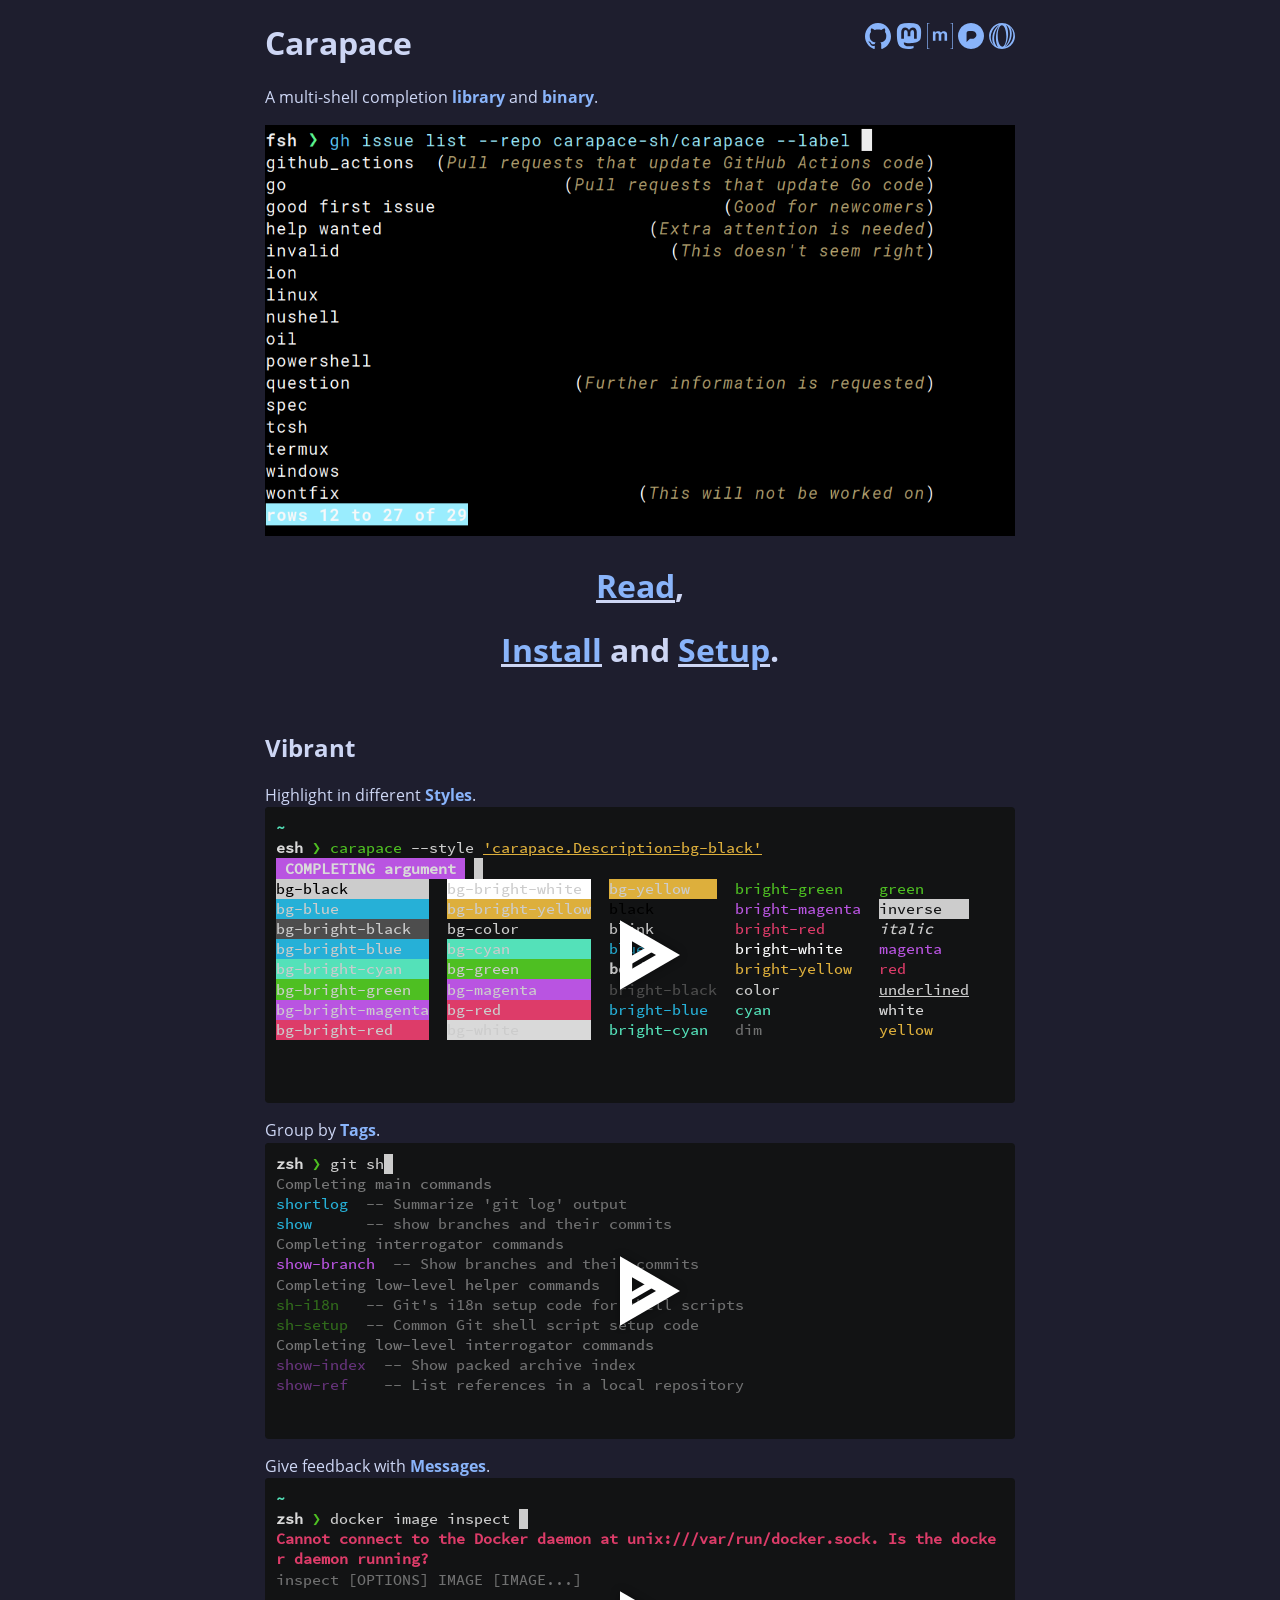
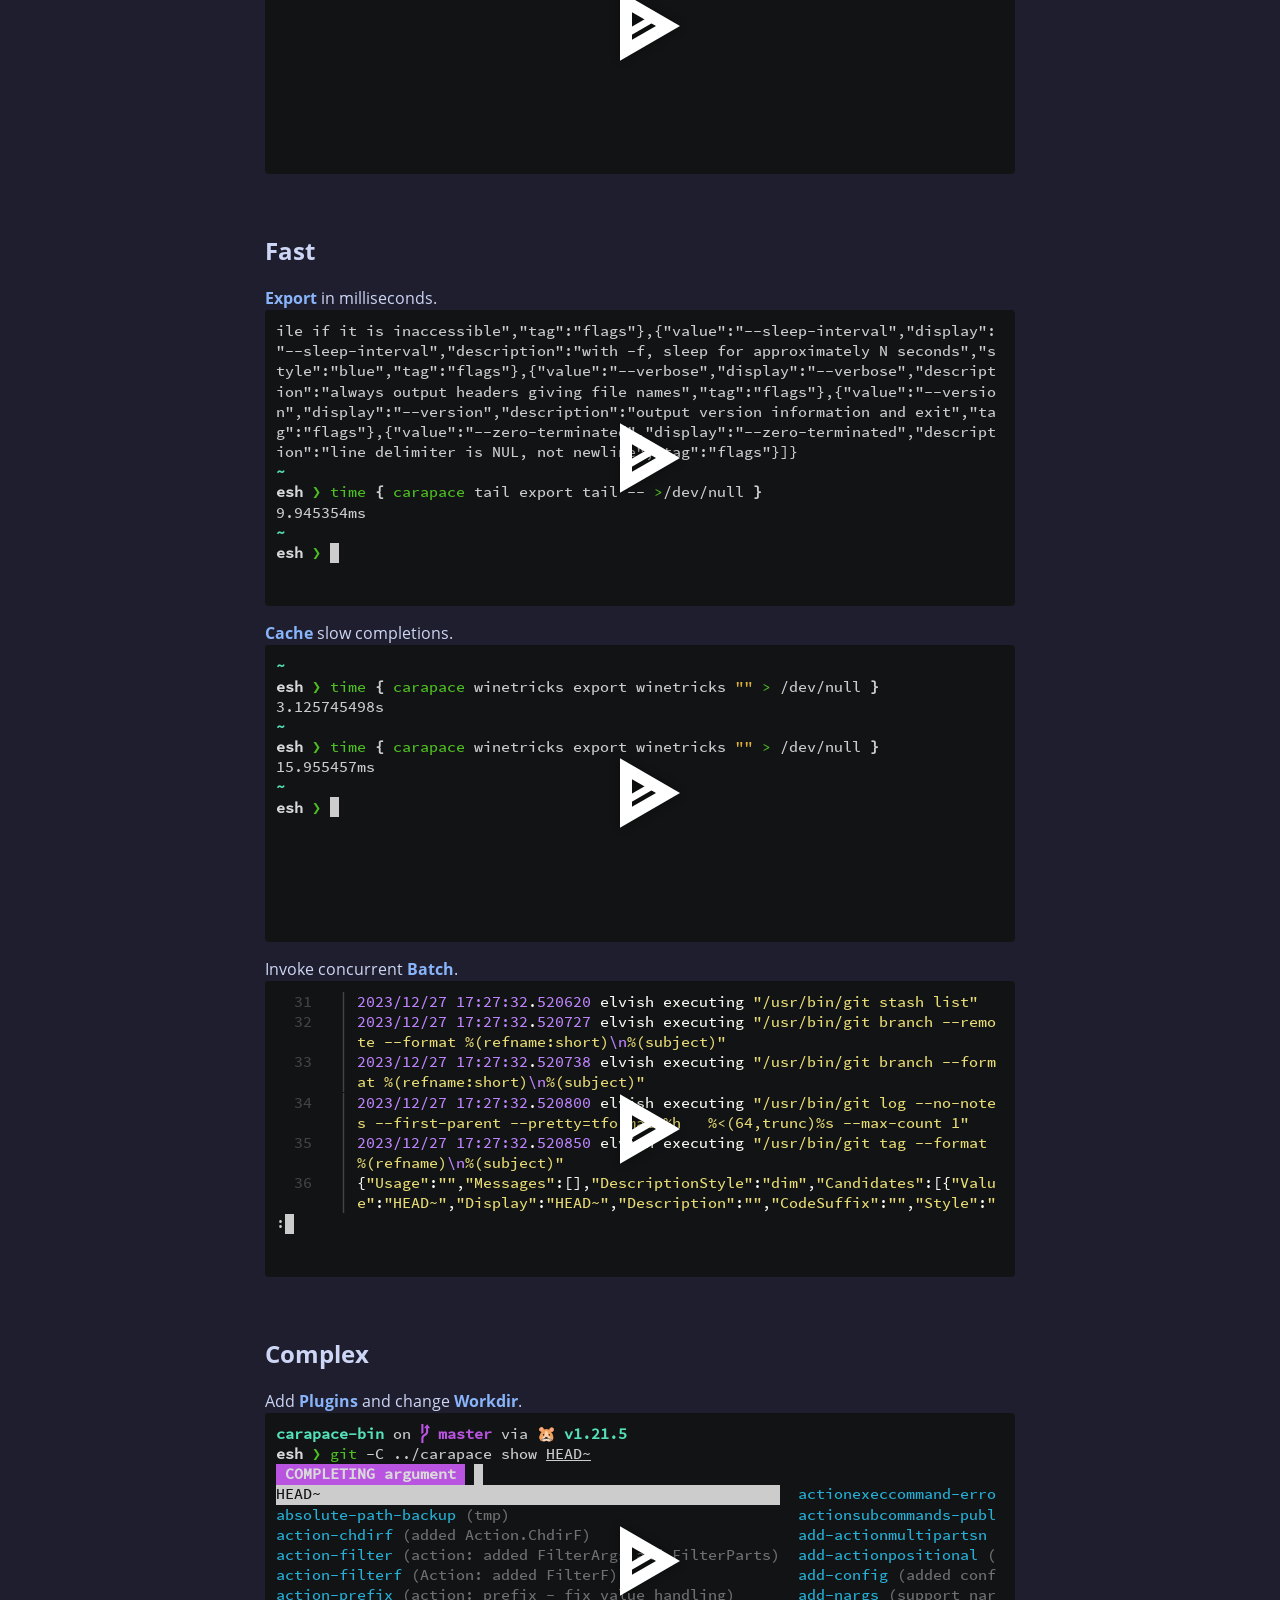
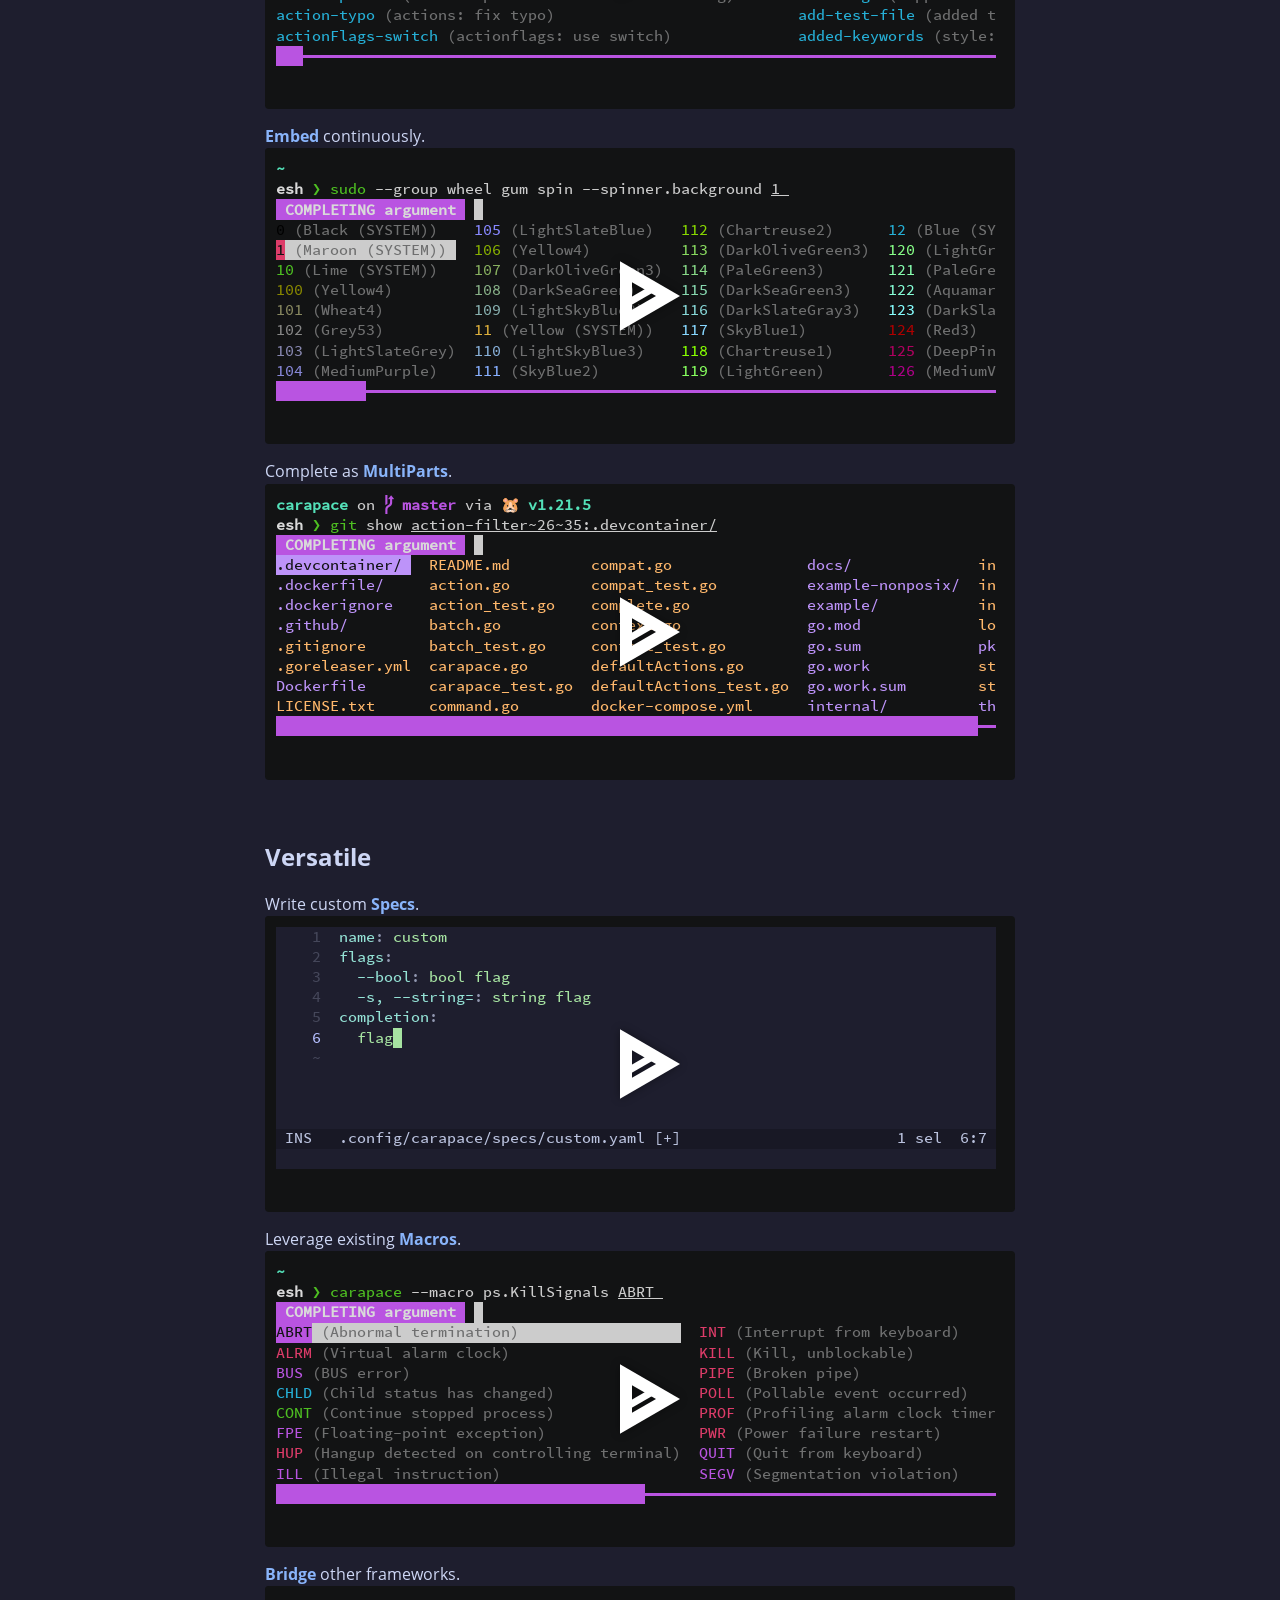
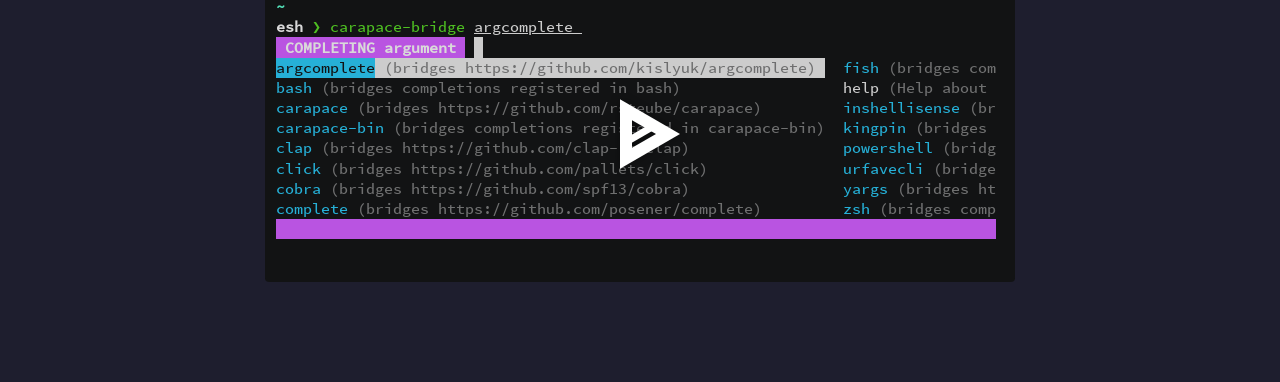
<file: index.html>
<!DOCTYPE HTML>
<html lang="en" class="mocha sidebar-visible" dir="ltr">
    <head>
        <meta property="og:image" content=https://carapace.sh/opengraph.png />
        <!-- Book generated using mdBook -->
        <meta charset="UTF-8">
        <title>Carapace</title>


        <!-- Custom HTML head -->

        <!-- Mastodon verification -->
        <link rel="me" href="https://mastodon.social/@carapace_sh">

        <meta name="description" content="A multi-shell completion library and binary.">
        <meta name="viewport" content="width=device-width, initial-scale=1">
        <meta name="theme-color" content="#ffffff">

        <link rel="shortcut icon" href="favicon-a0e774e1.png">
        <link rel="stylesheet" href="css/variables-8adf115d.css">
        <link rel="stylesheet" href="css/general-e96d0476.css">
        <link rel="stylesheet" href="css/chrome-d279d366.css">
        <link rel="stylesheet" href="css/print-9e4910d8.css" media="print">

        <!-- Fonts -->
        <link rel="stylesheet" href="fonts/fonts-9644e21d.css">

        <!-- Highlight.js Stylesheets -->
        <link rel="stylesheet" id="mdbook-highlight-css" href="highlight-493f70e1.css">
        <link rel="stylesheet" id="mdbook-tomorrow-night-css" href="tomorrow-night-4c0ae647.css">
        <link rel="stylesheet" id="mdbook-ayu-highlight-css" href="ayu-highlight-3fdfc3ac.css">

        <!-- Custom theme stylesheets -->
        <link rel="stylesheet" href="./theme/catppuccin.css">
        <link rel="stylesheet" href="./theme/custom.css">


        <!-- Provide site root and default themes to javascript -->
        <script>
            const path_to_root = "";
            const default_light_theme = "mocha";
            const default_dark_theme = "mocha";
            window.path_to_searchindex_js = "searchindex-4b712364.js";
        </script>
        <!-- Start loading toc.js asap -->
        <script src="toc-3adc65eb.js"></script>
    </head>
    <body>
    <div id="mdbook-help-container">
        <div id="mdbook-help-popup">
            <h2 class="mdbook-help-title">Keyboard shortcuts</h2>
            <div>
                <p>Press <kbd>←</kbd> or <kbd>→</kbd> to navigate between chapters</p>
                <p>Press <kbd>S</kbd> or <kbd>/</kbd> to search in the book</p>
                <p>Press <kbd>?</kbd> to show this help</p>
                <p>Press <kbd>Esc</kbd> to hide this help</p>
            </div>
        </div>
    </div>
    <div id="mdbook-body-container">
        <!-- Work around some values being stored in localStorage wrapped in quotes -->
        <script>
            try {
                let theme = localStorage.getItem('mdbook-theme');
                let sidebar = localStorage.getItem('mdbook-sidebar');

                if (theme.startsWith('"') && theme.endsWith('"')) {
                    localStorage.setItem('mdbook-theme', theme.slice(1, theme.length - 1));
                }

                if (sidebar.startsWith('"') && sidebar.endsWith('"')) {
                    localStorage.setItem('mdbook-sidebar', sidebar.slice(1, sidebar.length - 1));
                }
            } catch (e) { }
        </script>

        <!-- Set the theme before any content is loaded, prevents flash -->
        <script>
            const default_theme = window.matchMedia("(prefers-color-scheme: dark)").matches ? default_dark_theme : default_light_theme;
            let theme;
            try { theme = localStorage.getItem('mdbook-theme'); } catch(e) { }
            if (theme === null || theme === undefined) { theme = default_theme; }
            const html = document.documentElement;
            html.classList.remove('mocha')
            html.classList.add(theme);
            html.classList.add("js");
        </script>

        <input type="checkbox" id="mdbook-sidebar-toggle-anchor" class="hidden">

        <!-- Hide / unhide sidebar before it is displayed -->
        <script>
            let sidebar = 'hidden';
            const sidebar_toggle = document.getElementById("mdbook-sidebar-toggle-anchor");
            sidebar_toggle.checked = false;
            html.classList.remove('sidebar-visible');
        </script>

        <nav id="mdbook-sidebar" class="sidebar" aria-label="Table of contents">
            <!-- populated by js -->
            <mdbook-sidebar-scrollbox class="sidebar-scrollbox"></mdbook-sidebar-scrollbox>
            <noscript>
                <iframe class="sidebar-iframe-outer" src="toc.html"></iframe>
            </noscript>
            <div id="mdbook-sidebar-resize-handle" class="sidebar-resize-handle">
                <div class="sidebar-resize-indicator"></div>
            </div>
        </nav>

        <div id="mdbook-page-wrapper" class="page-wrapper">

            <div class="page">
                <div id="mdbook-menu-bar-hover-placeholder"></div>
                <div id="mdbook-menu-bar" class="menu-bar sticky hidden">
                    <div class="left-buttons">
                        <label id="mdbook-sidebar-toggle" class="icon-button" for="mdbook-sidebar-toggle-anchor" title="Toggle Table of Contents" aria-label="Toggle Table of Contents" aria-controls="mdbook-sidebar">
                            <span class=fa-svg><svg xmlns="http://www.w3.org/2000/svg" viewBox="0 0 448 512"><!--! Font Awesome Free 6.2.0 by @fontawesome - https://fontawesome.com License - https://fontawesome.com/license/free (Icons: CC BY 4.0, Fonts: SIL OFL 1.1, Code: MIT License) Copyright 2022 Fonticons, Inc. --><path d="M0 96C0 78.3 14.3 64 32 64H416c17.7 0 32 14.3 32 32s-14.3 32-32 32H32C14.3 128 0 113.7 0 96zM0 256c0-17.7 14.3-32 32-32H416c17.7 0 32 14.3 32 32s-14.3 32-32 32H32c-17.7 0-32-14.3-32-32zM448 416c0 17.7-14.3 32-32 32H32c-17.7 0-32-14.3-32-32s14.3-32 32-32H416c17.7 0 32 14.3 32 32z"/></svg></span>
                        </label>
                        <button id="mdbook-theme-toggle" class="icon-button" type="button" title="Change theme" aria-label="Change theme" aria-haspopup="true" aria-expanded="false" aria-controls="mdbook-theme-list">
                            <span class=fa-svg><svg xmlns="http://www.w3.org/2000/svg" viewBox="0 0 576 512"><!--! Font Awesome Free 6.2.0 by @fontawesome - https://fontawesome.com License - https://fontawesome.com/license/free (Icons: CC BY 4.0, Fonts: SIL OFL 1.1, Code: MIT License) Copyright 2022 Fonticons, Inc. --><path d="M371.3 367.1c27.3-3.9 51.9-19.4 67.2-42.9L600.2 74.1c12.6-19.5 9.4-45.3-7.6-61.2S549.7-4.4 531.1 9.6L294.4 187.2c-24 18-38.2 46.1-38.4 76.1L371.3 367.1zm-19.6 25.4l-116-104.4C175.9 290.3 128 339.6 128 400c0 3.9 .2 7.8 .6 11.6c1.8 17.5-10.2 36.4-27.8 36.4H96c-17.7 0-32 14.3-32 32s14.3 32 32 32H240c61.9 0 112-50.1 112-112c0-2.5-.1-5-.2-7.5z"/></svg></span>
                        </button>
                        <ul id="mdbook-theme-list" class="theme-popup" aria-label="Themes" role="menu">
                            <li role="none"><button role="menuitem" class="theme" id="mdbook-theme-default_theme">Auto</button></li>
                            <li role="none"><button role="menuitem" class="theme" id="mdbook-theme-light">Light</button></li>
                            <li role="none"><button role="menuitem" class="theme" id="mdbook-theme-rust">Rust</button></li>
                            <li role="none"><button role="menuitem" class="theme" id="mdbook-theme-coal">Coal</button></li>
                            <li role="none"><button role="menuitem" class="theme" id="mdbook-theme-navy">Navy</button></li>
                            <li role="none"><button role="menuitem" class="theme" id="mdbook-theme-ayu">Ayu</button></li>
                        </ul>
                        <button id="mdbook-search-toggle" class="icon-button" type="button" title="Search (`/`)" aria-label="Toggle Searchbar" aria-expanded="false" aria-keyshortcuts="/ s" aria-controls="mdbook-searchbar">
                            <span class=fa-svg><svg xmlns="http://www.w3.org/2000/svg" viewBox="0 0 512 512"><!--! Font Awesome Free 6.2.0 by @fontawesome - https://fontawesome.com License - https://fontawesome.com/license/free (Icons: CC BY 4.0, Fonts: SIL OFL 1.1, Code: MIT License) Copyright 2022 Fonticons, Inc. --><path d="M416 208c0 45.9-14.9 88.3-40 122.7L502.6 457.4c12.5 12.5 12.5 32.8 0 45.3s-32.8 12.5-45.3 0L330.7 376c-34.4 25.2-76.8 40-122.7 40C93.1 416 0 322.9 0 208S93.1 0 208 0S416 93.1 416 208zM208 352c79.5 0 144-64.5 144-144s-64.5-144-144-144S64 128.5 64 208s64.5 144 144 144z"/></svg></span>
                        </button>
                    </div>

                    <h1 class="menu-title">carapace</h1>

                    <div class="right-buttons">
                        <a href="print.html" title="Print this book" aria-label="Print this book">
                            <span class=fa-svg id="print-button"><svg xmlns="http://www.w3.org/2000/svg" viewBox="0 0 512 512"><!--! Font Awesome Free 6.2.0 by @fontawesome - https://fontawesome.com License - https://fontawesome.com/license/free (Icons: CC BY 4.0, Fonts: SIL OFL 1.1, Code: MIT License) Copyright 2022 Fonticons, Inc. --><path d="M128 0C92.7 0 64 28.7 64 64v96h64V64H354.7L384 93.3V160h64V93.3c0-17-6.7-33.3-18.7-45.3L400 18.7C388 6.7 371.7 0 354.7 0H128zM384 352v32 64H128V384 368 352H384zm64 32h32c17.7 0 32-14.3 32-32V256c0-35.3-28.7-64-64-64H64c-35.3 0-64 28.7-64 64v96c0 17.7 14.3 32 32 32H64v64c0 35.3 28.7 64 64 64H384c35.3 0 64-28.7 64-64V384zm-16-88c-13.3 0-24-10.7-24-24s10.7-24 24-24s24 10.7 24 24s-10.7 24-24 24z"/></svg></span>
                        </a>
                        <a href="https://github.com/carapace-sh/carapace.sh" title="Git repository" aria-label="Git repository">
                            <span class=fa-svg><svg xmlns="http://www.w3.org/2000/svg" viewBox="0 0 496 512"><!--! Font Awesome Free 6.2.0 by @fontawesome - https://fontawesome.com License - https://fontawesome.com/license/free (Icons: CC BY 4.0, Fonts: SIL OFL 1.1, Code: MIT License) Copyright 2022 Fonticons, Inc. --><path d="M165.9 397.4c0 2-2.3 3.6-5.2 3.6-3.3.3-5.6-1.3-5.6-3.6 0-2 2.3-3.6 5.2-3.6 3-.3 5.6 1.3 5.6 3.6zm-31.1-4.5c-.7 2 1.3 4.3 4.3 4.9 2.6 1 5.6 0 6.2-2s-1.3-4.3-4.3-5.2c-2.6-.7-5.5.3-6.2 2.3zm44.2-1.7c-2.9.7-4.9 2.6-4.6 4.9.3 2 2.9 3.3 5.9 2.6 2.9-.7 4.9-2.6 4.6-4.6-.3-1.9-3-3.2-5.9-2.9zM244.8 8C106.1 8 0 113.3 0 252c0 110.9 69.8 205.8 169.5 239.2 12.8 2.3 17.3-5.6 17.3-12.1 0-6.2-.3-40.4-.3-61.4 0 0-70 15-84.7-29.8 0 0-11.4-29.1-27.8-36.6 0 0-22.9-15.7 1.6-15.4 0 0 24.9 2 38.6 25.8 21.9 38.6 58.6 27.5 72.9 20.9 2.3-16 8.8-27.1 16-33.7-55.9-6.2-112.3-14.3-112.3-110.5 0-27.5 7.6-41.3 23.6-58.9-2.6-6.5-11.1-33.3 2.6-67.9 20.9-6.5 69 27 69 27 20-5.6 41.5-8.5 62.8-8.5s42.8 2.9 62.8 8.5c0 0 48.1-33.6 69-27 13.7 34.7 5.2 61.4 2.6 67.9 16 17.7 25.8 31.5 25.8 58.9 0 96.5-58.9 104.2-114.8 110.5 9.2 7.9 17 22.9 17 46.4 0 33.7-.3 75.4-.3 83.6 0 6.5 4.6 14.4 17.3 12.1C428.2 457.8 496 362.9 496 252 496 113.3 383.5 8 244.8 8zM97.2 352.9c-1.3 1-1 3.3.7 5.2 1.6 1.6 3.9 2.3 5.2 1 1.3-1 1-3.3-.7-5.2-1.6-1.6-3.9-2.3-5.2-1zm-10.8-8.1c-.7 1.3.3 2.9 2.3 3.9 1.6 1 3.6.7 4.3-.7.7-1.3-.3-2.9-2.3-3.9-2-.6-3.6-.3-4.3.7zm32.4 35.6c-1.6 1.3-1 4.3 1.3 6.2 2.3 2.3 5.2 2.6 6.5 1 1.3-1.3.7-4.3-1.3-6.2-2.2-2.3-5.2-2.6-6.5-1zm-11.4-14.7c-1.6 1-1.6 3.6 0 5.9 1.6 2.3 4.3 3.3 5.6 2.3 1.6-1.3 1.6-3.9 0-6.2-1.4-2.3-4-3.3-5.6-2z"/></svg></span>
                        </a>
                        <a href="https://github.com/carapace-sh/carapace.sh/edit/master/docs/src/carapace.md" title="Suggest an edit" aria-label="Suggest an edit" rel="edit">
                            <span class=fa-svg id="git-edit-button"><svg xmlns="http://www.w3.org/2000/svg" viewBox="0 0 512 512"><!--! Font Awesome Free 6.2.0 by @fontawesome - https://fontawesome.com License - https://fontawesome.com/license/free (Icons: CC BY 4.0, Fonts: SIL OFL 1.1, Code: MIT License) Copyright 2022 Fonticons, Inc. --><path d="M421.7 220.3l-11.3 11.3-22.6 22.6-205 205c-6.6 6.6-14.8 11.5-23.8 14.1L30.8 511c-8.4 2.5-17.5 .2-23.7-6.1S-1.5 489.7 1 481.2L38.7 353.1c2.6-9 7.5-17.2 14.1-23.8l205-205 22.6-22.6 11.3-11.3 33.9 33.9 62.1 62.1 33.9 33.9zM96 353.9l-9.3 9.3c-.9 .9-1.6 2.1-2 3.4l-25.3 86 86-25.3c1.3-.4 2.5-1.1 3.4-2l9.3-9.3H112c-8.8 0-16-7.2-16-16V353.9zM453.3 19.3l39.4 39.4c25 25 25 65.5 0 90.5l-14.5 14.5-22.6 22.6-11.3 11.3-33.9-33.9-62.1-62.1L314.3 67.7l11.3-11.3 22.6-22.6 14.5-14.5c25-25 65.5-25 90.5 0z"/></svg></span>
                        </a>

                    </div>
                </div>

                <div id="mdbook-search-wrapper" class="hidden">
                    <form id="mdbook-searchbar-outer" class="searchbar-outer">
                        <div class="search-wrapper">
                            <input type="search" id="mdbook-searchbar" name="searchbar" placeholder="Search this book ..." aria-controls="mdbook-searchresults-outer" aria-describedby="searchresults-header">
                            <div class="spinner-wrapper">
                                <span class=fa-svg id="fa-spin"><svg xmlns="http://www.w3.org/2000/svg" viewBox="0 0 512 512"><!--! Font Awesome Free 6.2.0 by @fontawesome - https://fontawesome.com License - https://fontawesome.com/license/free (Icons: CC BY 4.0, Fonts: SIL OFL 1.1, Code: MIT License) Copyright 2022 Fonticons, Inc. --><path d="M304 48c0-26.5-21.5-48-48-48s-48 21.5-48 48s21.5 48 48 48s48-21.5 48-48zm0 416c0-26.5-21.5-48-48-48s-48 21.5-48 48s21.5 48 48 48s48-21.5 48-48zM48 304c26.5 0 48-21.5 48-48s-21.5-48-48-48s-48 21.5-48 48s21.5 48 48 48zm464-48c0-26.5-21.5-48-48-48s-48 21.5-48 48s21.5 48 48 48s48-21.5 48-48zM142.9 437c18.7-18.7 18.7-49.1 0-67.9s-49.1-18.7-67.9 0s-18.7 49.1 0 67.9s49.1 18.7 67.9 0zm0-294.2c18.7-18.7 18.7-49.1 0-67.9S93.7 56.2 75 75s-18.7 49.1 0 67.9s49.1 18.7 67.9 0zM369.1 437c18.7 18.7 49.1 18.7 67.9 0s18.7-49.1 0-67.9s-49.1-18.7-67.9 0s-18.7 49.1 0 67.9z"/></svg></span>
                            </div>
                        </div>
                    </form>
                    <div id="mdbook-searchresults-outer" class="searchresults-outer hidden">
                        <div id="mdbook-searchresults-header" class="searchresults-header"></div>
                        <ul id="mdbook-searchresults">
                        </ul>
                    </div>
                </div>

                <!-- Apply ARIA attributes after the sidebar and the sidebar toggle button are added to the DOM -->
                <script>
                    document.getElementById('mdbook-sidebar-toggle').setAttribute('aria-expanded', sidebar === 'visible');
                    document.getElementById('mdbook-sidebar').setAttribute('aria-hidden', sidebar !== 'visible');
                    Array.from(document.querySelectorAll('#mdbook-sidebar a')).forEach(function(link) {
                        link.setAttribute('tabIndex', sidebar === 'visible' ? 0 : -1);
                    });
                </script>

                <div id="mdbook-content" class="content">
                    <main>
                        <link rel="stylesheet" href="asciinema/asciinema-player.css">
<script src="asciinema/asciinema-player.min.js"></script>
<h1 id="carapace"><a class="header" href="#carapace">Carapace</a> <span class="carapace-title-icons"><a href="https://github.com/carapace-sh" aria-label="GitHub"><img height="26" src="icons/github.svg" alt="GitHub" /></a><a href="https://mastodon.social/@carapace_sh" aria-label="Mastodon"><img height="26" src="icons/mastodon.svg" alt="Mastodon" /></a><a href="https://matrix.to/#/%23carapace-sh:matrix.org" aria-label="Matrix"><img height="26" src="icons/matrix.svg" alt="Matrix" /></a><a href="https://pixelfed.social/carapace_sh" aria-label="Pixelfed"><img height="26" src="icons/pixelfed.svg" alt="Pixelfed" /></a><a href="https://polar.sh/carapace-sh" aria-label="Polar"><img height="26" src="icons/polar.svg" alt="Polar" /></a></span></h1>

<p>A multi-shell completion <strong><a href="https://github.com/carapace-sh/carapace">library</a></strong> and <strong><a href="https://github.com/carapace-sh/carapace-bin">binary</a></strong>.</p>
<p><label class="checkbox-label"><input class="checkbox-img" type="checkbox"><img src="./opengraph.png" alt=""><span class="img-wrapper"><img src="./opengraph.png" alt=""></span></label></p>
<center>
<h1><strong><u><a href="https://pixi.carapace.sh">Read</a></u>,</strong></h1>
</center>
<center>
<h1><strong><u><a href="https://carapace-sh.github.io/carapace-bin/install.html">Install</a></u> and <u><a href="https://carapace-sh.github.io/carapace-bin/setup.html">Setup</a></u>.</strong></h1>
</center>
<h2 id="vibrant"><a class="header" href="#vibrant">Vibrant</a></h2>
<h3 id="highlight-in-different-styles"><a class="header" href="#highlight-in-different-styles">Highlight in different <strong><a href="https://carapace-sh.github.io/carapace/carapace/action/style.html">Styles</a></strong>.</a></h3>
<div id="asciinema-0" class="asciinema-player"></div>

<script>
window.addEventListener("load", function () {
  AsciinemaPlayer.create("./carapace/style.cast", document.getElementById("asciinema-0"), {"cols":80,"poster":"data:text/plain,\u001b[?7h\u001b[7m⏎\u001b[m                                                                               \r \r\u001b[?7l\u001b[?2004h\u001b[?25l\r???>                                                                       ???> \r\u001b[5C\u001b[?25h\u001b[?25l\r\u001b[5C\u001b[K\r\u001b[5C\u001b[?25h\u001b[?25l\r\r\u001b[5C\u001b[?25h\u001b[?25l\r\u001b[K\u001b[0;1;36m~\u001b[0;m \r\n\u001b[0;1;37mesh\u001b[0;m \u001b[0;1;32m❯\u001b[0;m \r\u001b[6C\u001b[?25h\u001b[?25l\u001b[1A\r\r\n\u001b[6C\u001b[0;31mc\u001b[0;m\r\u001b[7C\u001b[?25h\u001b[?25l\u001b[1A\r\r\n\r\u001b[7C\u001b[?25h\u001b[?25l\u001b[1A\r\r\n\r\u001b[7C\u001b[?25h\u001b[?25l\u001b[1A\r\r\n\r\u001b[7C\u001b[?25h\u001b[?25l\u001b[1A\r\r\n\u001b[7C\u001b[0;31ma\u001b[0;m\r\u001b[8C\u001b[?25h\u001b[?25l\u001b[1A\r\r\n\r\u001b[8C\u001b[?25h\u001b[?25l\u001b[1A\r\r\n\u001b[8C\u001b[0;31mr\u001b[0;m\r\u001b[9C\u001b[?25h\u001b[?25l\u001b[1A\r\r\n\r\u001b[9C\u001b[?25h\u001b[?25l\u001b[1A\r\r\n\u001b[9C\u001b[0;31ma\u001b[0;m\r\u001b[10C\u001b[?25h\u001b[?25l\u001b[1A\r\r\n\r\u001b[10C\u001b[?25h\u001b[?25l\u001b[1A\r\r\n\r\u001b[10C\u001b[?25h\u001b[?25l\u001b[1A\r\r\n\r\u001b[10C\u001b[?25h\u001b[?25l\u001b[1A\r\r\n\r\u001b[10C\u001b[?25h\u001b[?25l\u001b[1A\r\r\n\u001b[10C\u001b[0;31mp\u001b[0;m\r\u001b[11C\u001b[?25h\u001b[?25l\u001b[1A\r\r\n\r\u001b[11C\u001b[?25h\u001b[?25l\u001b[1A\r\r\n\u001b[11C\u001b[0;31ma\u001b[0;m\r\u001b[12C\u001b[?25h\u001b[?25l\u001b[1A\r\r\n\r\u001b[12C\u001b[?25h\u001b[?25l\u001b[1A\r\r\n\u001b[12C\u001b[0;31mc\u001b[0;m\r\u001b[13C\u001b[?25h\u001b[?25l\u001b[1A\r\r\n\r\u001b[13C\u001b[?25h\u001b[?25l\u001b[1A\r\r\n\u001b[6C\u001b[K\u001b[0;32mcarapace\u001b[0;m\r\u001b[14C\u001b[?25h\u001b[?25l\u001b[1A\r\r\n\r\u001b[14C\u001b[?25h\u001b[?25l\u001b[1A\r\r\n\u001b[14C \r\u001b[15C\u001b[?25h\u001b[?25l\u001b[1A\r\r\n\r\u001b[15C\u001b[?25h\u001b[?25l\u001b[1A\r\r\n\u001b[15C-\r\u001b[16C\u001b[?25h\u001b[?25l\u001b[1A\r\r\n\r\u001b[16C\u001b[?25h\u001b[?25l\u001b[1A\r\r\n\u001b[16C-\r\u001b[17C\u001b[?25h\u001b[?25l\u001b[1A\r\r\n\r\u001b[17C\u001b[?25h\u001b[?25l\u001b[1A\r\r\n\u001b[15C\u001b[K\u001b[0;4m--codegen \r\n\u001b[0;1;37;45m COMPLETING argument \u001b[0;m \r\n\u001b[0;7m--codegen\u001b[0;2;7m (generate code for spec file)\u001b[0;m  --run\u001b[0;2m (run spec)                     \r\n\u001b[0;m--condition\u001b[0;2m (list or execute condition)\u001b[0;m  --schema\u001b[0;2m (json schema for spec files)\r\n\u001b[0;m--help\u001b[0;2m (help for carapace)             \u001b[0;m  --style\u001b[0;2m (set style)                  \r\n\u001b[0;m--list\u001b[0;2m (list completers)               \u001b[0;m  --version\u001b[0;2m (version for carapace)     \r\n\u001b[0;m--macro\u001b[0;2m (list or execute macros)       \u001b[0;m\u001b[5A\r\u001b[22C\u001b[?25h\u001b[?25l\u001b[2A\r\r\n\r\n\u001b[22Cs\r\n\r\n\r\n\u001b[2C\u001b[Klist\u001b[0;2m (list completers)               \u001b[0;m  --style\u001b[0;2m (set style)                  \r\n\u001b[2C\u001b[0;m\u001b[Kmacro\u001b[0;2m (list or execute macros)       \u001b[0;m  --version\u001b[0;2m (version for carapace)     \u001b[0;m\r\n\u001b[J\u001b[A\u001b[4A\r\u001b[23C\u001b[?25h\u001b[?25l\u001b[2A\r\r\n\r\n\r\n\r\n\r\n\r\n\u001b[4A\r\u001b[23C\u001b[?25h\u001b[?25l\u001b[2A\r\r\n\u001b[19C\u001b[K\u001b[0;4mndition \r\n\u001b[23C\u001b[0;mt\r\n\u001b[4C\u001b[K\u001b[0;7mndition\u001b[0;2;7m (list or execute condition)\u001b[0;m  --macro\u001b[0;2m (list or execute macros)\r\n\u001b[2C\u001b[0;m\u001b[Klist\u001b[0;2m (list completers)               \u001b[0;m  --style\u001b[0;2m (set style)             \u001b[0;m\r\n\u001b[J\u001b[A\u001b[2A\r\u001b[24C\u001b[?25h\u001b[?25l\u001b[2A\r\r\n\r\n\r\n\r\n\u001b[2A\r\u001b[24C\u001b[?25h\u001b[?25l\u001b[2A\r\r\n\u001b[17C\u001b[K\u001b[0;4mstyle \r\n\u001b[24C\u001b[0;my\r\n\u001b[2C\u001b[K\u001b[0;7mstyle\u001b[0;2;7m (set style)\u001b[0;m\r\n\u001b[J\u001b[A\u001b[1A\r\u001b[25C\u001b[?25h\u001b[?25l\u001b[2A\r\r\n\r\n\r\n\u001b[1A\r\u001b[25C\u001b[?25h\u001b[?25l\u001b[2A\r\r\n\r\n\u001b[25Cl\r\n\u001b[1A\r\u001b[26C\u001b[?25h\u001b[?25l\u001b[2A\r\r\n\u001b[15C\u001b[K--style \r\n\u001b[J\u001b[A\r\u001b[23C\u001b[?25h\u001b[?25l\u001b[1A\r\r\n\r\u001b[23C\u001b[?25h\u001b[?25l\u001b[1A\r\r\n\u001b[23C\u001b[0;4mcarapace-bin.\r\n\u001b[0;1;37;45m COMPLETING argument \u001b[0;m \r\n\u001b[0;7mcarapace-bin\u001b[0;m  docker  git     tea\r\ncarapace      gh      golang\u001b[2A\r\u001b[22C\u001b[?25h\u001b[?25l\u001b[2A\r\r\n\u001b[31C\u001b[K\u001b[0;4m.\r\n\r\n\u001b[0;m\u001b[Kcarapace-bin  docker  git     tea\r\n\u001b[K\u001b[0;7mcarapace    \u001b[0;m  gh      golang\u001b[2A\r\u001b[22C\u001b[?25h\u001b[?25l\u001b[2A\r\r\n\u001b[23C\u001b[Kcarapace.\r\n\u001b[J\u001b[A\r\u001b[32C\u001b[?25h\u001b[?25l\u001b[1A\r\r\n\r\u001b[32C\u001b[?25h\u001b[?25l\u001b[1A\r\r\n\u001b[23C\u001b[K\u001b[0;4;33m'carapace.Description='\r\n\u001b[0;1;37;45m COMPLETING argument \u001b[0;m \r\n\u001b[0;2;7mDescription (default style for descriptions)\u001b[0;m  \u001b[0;1;2mHighlight12\u001b[0;2m (Highlight 12)\u001b[0;m  \u001b[0;2;35mHighli\r\n\u001b[0;1;31mError\u001b[0;2m (default style for errors)            \u001b[0;m  \u001b[0;34mHighlight1\u001b[0;2m (Highlight 1)  \u001b[0;m  \u001b[0;2;36mHighli\r\n\u001b[0;34mFlagArg\u001b[0;2m (flag with argument)                \u001b[0;m  \u001b[0;33mHighlight2\u001b[0;2m (Highlight 2)  \u001b[0;m  \u001b[0;33mKeywor\r\n\u001b[0;35mFlagMultiArg\u001b[0;2m (flag with multiple arguments) \u001b[0;m  \u001b[0;35mHighlight3\u001b[0;2m (Highlight 3)  \u001b[0;m  \u001b[0;31mKeywor\r\n\u001b[0;mFlagNoArg\u001b[0;2m (flag without argument)           \u001b[0;m  \u001b[0;36mHighlight4\u001b[0;2m (Highlight 4)  \u001b[0;m  \u001b[0;32mKeywor\r\n\u001b[0;33mFlagOptArg\u001b[0;2m (flag with optional argument)    \u001b[0;m  \u001b[0;32mHighlight5\u001b[0;2m (Highlight 5)  \u001b[0;m  \u001b[0;2;37mKeywor\r\n\u001b[0;2;32mHighlight10\u001b[0;2m (Highlight 10)                  \u001b[0;m  \u001b[0;2;34mHighlight6\u001b[0;2m (Highlight 6)  \u001b[0;m  \u001b[0;31mLogLev\r\n\u001b[0;1mHighlight11\u001b[0;2m (Highlight 11)                  \u001b[0;m  \u001b[0;2;33mHighlight7\u001b[0;2m (Highlight 7)  \u001b[0;m  \u001b[0;2;37mLogLev\r\n\u001b[0;7;35m                                                              \u001b[0;35m━━━━━━━━━━━━━━━━━━\u001b[0;m\u001b[9A\r\u001b[22C\u001b[?25h\u001b[?25l\u001b[2A\r\r\n\r\n\r\n\r\n\r\n\r\n\r\n\r\n\r\n\r\n\r\n\u001b[9A\r\u001b[22C\u001b[?25h\u001b[?25l\u001b[2A\r\r\n\u001b[23C\u001b[K\u001b[0;33m'carapace.Description='\u001b[0;m\r\n\u001b[J\u001b[A\r\u001b[46C\u001b[?25h\u001b[?25l\u001b[1A\r\r\n\r\u001b[46C\u001b[?25h\u001b[?25l\u001b[1A\r\r\n\u001b[23C\u001b[K\u001b[0;4;33m'carapace.Description=bg-black'\r\n\u001b[0;1;37;45m COMPLETING argument \u001b[0;m \r\n\u001b[0;7;40mbg-black         \u001b[0;m  \u001b[0;107mbg-bright-white \u001b[0;m  \u001b[0;43mbg-yellow   \u001b[0;m  \u001b[0;92mbright-green  \u001b[0;m  \u001b[0;32mgreen     \r\n\u001b[0;44mbg-blue          \u001b[0;m  \u001b[0;103mbg-bright-yellow\u001b[0;m  \u001b[0;30mblack       \u001b[0;m  \u001b[0;95mbright-magenta\u001b[0;m  \u001b[0;7minverse   \r\n\u001b[0;100mbg-bright-black  \u001b[0;m  bg-color          \u001b[0;5mblink       \u001b[0;m  \u001b[0;91mbright-red    \u001b[0;m  \u001b[0;3mitalic    \r\n\u001b[0;104mbg-bright-blue   \u001b[0;m  \u001b[0;46mbg-cyan         \u001b[0;m  \u001b[0;34mblue        \u001b[0;m  \u001b[0;97mbright-white  \u001b[0;m  \u001b[0;35mmagenta   \r\n\u001b[0;106mbg-bright-cyan   \u001b[0;m  \u001b[0;42mbg-green        \u001b[0;m  \u001b[0;1mbold        \u001b[0;m  \u001b[0;93mbright-yellow \u001b[0;m  \u001b[0;31mred       \r\n\u001b[0;102mbg-bright-green  \u001b[0;m  \u001b[0;45mbg-magenta      \u001b[0;m  \u001b[0;90mbright-black\u001b[0;m  color           \u001b[0;4munderlined\r\n\u001b[0;105mbg-bright-magenta\u001b[0;m  \u001b[0;41mbg-red          \u001b[0;m  \u001b[0;94mbright-blue \u001b[0;m  \u001b[0;36mcyan          \u001b[0;m  \u001b[0;37mwhite     \r\n\u001b[0;101mbg-bright-red    \u001b[0;m  \u001b[0;47mbg-white        \u001b[0;m  \u001b[0;96mbright-cyan \u001b[0;m  \u001b[0;2mdim           \u001b[0;m  \u001b[0;33myellow    \u001b[0;m\u001b[8A\r\u001b[22C\u001b[?25h","rows":12});
});
</script>
<h3 id="group-by-tags"><a class="header" href="#group-by-tags">Group by <strong><a href="https://carapace-sh.github.io/carapace/carapace/action/tag.html">Tags</a></strong>.</a></h3>
<div id="asciinema-1" class="asciinema-player"></div>

<script>
window.addEventListener("load", function () {
  AsciinemaPlayer.create("./carapace/tag.cast", document.getElementById("asciinema-1"), {"cols":80,"poster":"data:text/plain,\u001b[1m\u001b[7m%\u001b[27m\u001b[1m\u001b[0m                                                                               \r \r\r\u001b[0m\u001b[27m\u001b[24m\u001b[J\u001b[1;36mcarapace.sh\u001b[0m on \u001b[1;35m \u001b[0m\u001b[1;35mmaster\u001b[0m \u001b[1;31m[\u001b[0m\u001b[1;31m$\u001b[0m\u001b[1;31m]\u001b[0m \r\n\u001b[1;37mzsh\u001b[0m \u001b[1;32m❯\u001b[0m \u001b[K\u001b[?2004hg\bgit sh\u0007\r\r\n\u001b[2;37mCompleting main commands\u001b[m\r\n\u001b[0m\u001b[34mshortlog\u001b[0m\u001b[2m  -- Summarize 'git log' output\u001b[0m\r\n\u001b[34mshow\u001b[0m\u001b[2m      -- show branches and their commits\u001b[0m\r\n\u001b[2;37mCompleting interrogator commands\u001b[m\r\n\u001b[0m\u001b[35mshow-branch\u001b[0m\u001b[2m  -- Show branches and their commits\u001b[0m\r\n\u001b[2;37mCompleting low-level helper commands\u001b[m\r\n\u001b[0m\u001b[2;32msh-i18n\u001b[0m\u001b[2m   -- Git's i18n setup code for shell scripts\u001b[0m\r\n\u001b[2;32msh-setup\u001b[0m\u001b[2m  -- Common Git shell script setup code\u001b[0m\r\n\u001b[2;37mCompleting low-level interrogator commands\u001b[m\r\n\u001b[0m\u001b[2;35mshow-index\u001b[0m\u001b[2m  -- Show packed archive index\u001b[0m\r\n\u001b[J\u001b[2;35mshow-ref\u001b[0m\u001b[2m    -- List references in a local repository\u001b[0m\u001b[J\u001b[11A\u001b[0m\u001b[27m\u001b[24m\r\u001b[6Cgit sh\u001b[K","rows":12});
});
</script>
<h3 id="give-feedback-with-messages"><a class="header" href="#give-feedback-with-messages">Give feedback with <strong><a href="https://carapace-sh.github.io/carapace/carapace/defaultActions/actionMessage.html">Messages</a></strong>.</a></h3>
<div id="asciinema-2" class="asciinema-player"></div>

<script>
window.addEventListener("load", function () {
  AsciinemaPlayer.create("./carapace/message.cast", document.getElementById("asciinema-2"), {"cols":80,"poster":"data:text/plain,\u001b[1m\u001b[7m%\u001b[27m\u001b[1m\u001b[0m                                                                               \r \r\r\u001b[0m\u001b[27m\u001b[24m\u001b[J\u001b[1;36m~\u001b[0m \r\n\u001b[1;37mzsh\u001b[0m \u001b[1;32m❯\u001b[0m \u001b[K\u001b[?2004hd\bdocker image\u0007\r\r\n\u001b[2mdocker [OPTIONS] COMMAND [ARG...]\u001b[m\r\n\u001b[2;37mCompleting common commands\u001b[m\r\n\u001b[0m\u001b[34mimages\u001b[0m\u001b[2m  -- List images\u001b[0m\r\n\u001b[2;37mCompleting management commands\u001b[m\r\n\u001b[J\u001b[0m\u001b[33mimage\u001b[0m\u001b[2m  -- Manage images\u001b[0m\u001b[J\u001b[5A\u001b[0m\u001b[27m\u001b[24m\r\u001b[6Cdocker image\u001b[Ks \r\r\n\u001b[2mdocker [OPTIONS] COMMAND [ARG...]\u001b[m\u001b[K\u001b[K\r\n\u001b[2;37mCompleting common commands\u001b[m\u001b[K\u001b[K\r\n\u001b[7mimages  -- List images\u001b[0m\u001b[K\u001b[K\r\n\u001b[2;37mCompleting management commands\u001b[m\u001b[K\u001b[K\r\n\u001b[J\u001b[0m\u001b[33mimage\u001b[0m\u001b[2m  -- Manage images\u001b[0m\u001b[K\u001b[J\u001b[5A\u001b[0m\u001b[27m\u001b[24m\r\u001b[6Cdocker images\u001b[K\u001b[1C\r\r\n\u001b[2B\u001b[7mimages  -- List images\u001b[0m\u001b[K\r\u001b[7mimages  -- List images\u001b[0m\u001b[K\r\u001bM\u001bM\u001bM\u001b[0m\u001b[27m\u001b[24m\r\u001b[6Cdocker images\u001b[K\u001b[1C\b\b \r\r\n\u001b[2B\u001b[0m\u001b[34mimages\u001b[0m\u001b[2m  -- List images\u001b[0m\u001b[K\r\u001b[2B\u001b[7mimage  -- Manage images\u001b[0m\u001b[K\r\u001b[5A\u001b[0m\u001b[27m\u001b[24m\r\u001b[6Cdocker image\u001b[K\u001b[1C\r\r\n\u001b[J\u001bM\u001b[19Cinspect \u0007\r\r\n\u001b[J\u001b[1;31mCannot connect to the Docker daemon at unix:///var/run/docker.sock. Is th \be docker daemon running?\u001b[m\r\n \b\u001b[2minspect [OPTIONS] IMAGE [IMAGE...]\u001b[m\u001b[J\u001bM\u001bM\u001bM\u001b[0m\u001b[27m\u001b[24m\r\u001b[6Cdocker image inspect\u001b[K\u001b[1C","rows":12});
});
</script>
<h2 id="fast"><a class="header" href="#fast">Fast</a></h2>
<h3 id="export-in-milliseconds"><a class="header" href="#export-in-milliseconds"><strong><a href="https://carapace-sh.github.io/carapace/carapace/export.html">Export</a></strong> in milliseconds.</a></h3>
<div id="asciinema-3" class="asciinema-player"></div>

<script>
window.addEventListener("load", function () {
  AsciinemaPlayer.create("./carapace/export.cast", document.getElementById("asciinema-3"), {"cols":80,"poster":"data:text/plain,\u001b[?7h\u001b[7m⏎\u001b[m                                                                               \r \r\u001b[?7l\u001b[?2004h\u001b[?25l\r???>                                                                       ???> \r\u001b[5C\u001b[?25h\u001b[?25l\r\u001b[5C\u001b[K\r\u001b[5C\u001b[?25h\u001b[?25l\r\r\u001b[5C\u001b[?25h\u001b[?25l\r\u001b[K\u001b[0;1;36m~\u001b[0;m \r\n\u001b[0;1;37mesh\u001b[0;m \u001b[0;1;32m❯\u001b[0;m \r\u001b[6C\u001b[?25h\u001b[?25l\u001b[1A\r\r\n\r\u001b[6C\u001b[?25h\u001b[?25l\u001b[1A\r\r\n\u001b[6C\u001b[0;31mc\u001b[0;m\r\u001b[7C\u001b[?25h\u001b[?25l\u001b[1A\r\r\n\r\u001b[7C\u001b[?25h\u001b[?25l\u001b[1A\r\r\n\r\u001b[7C\u001b[?25h\u001b[?25l\u001b[1A\r\r\n\r\u001b[7C\u001b[?25h\u001b[?25l\u001b[1A\r\r\n\r\u001b[7C\u001b[?25h\u001b[?25l\u001b[1A\r\r\n\u001b[7C\u001b[0;31ma\u001b[0;m\r\u001b[8C\u001b[?25h\u001b[?25l\u001b[1A\r\r\n\r\u001b[8C\u001b[?25h\u001b[?25l\u001b[1A\r\r\n\u001b[8C\u001b[0;31mr\u001b[0;m\r\u001b[9C\u001b[?25h\u001b[?25l\u001b[1A\r\r\n\r\u001b[9C\u001b[?25h\u001b[?25l\u001b[1A\r\r\n\u001b[9C\u001b[0;31ma\u001b[0;m\r\u001b[10C\u001b[?25h\u001b[?25l\u001b[1A\r\r\n\r\u001b[10C\u001b[?25h\u001b[?25l\u001b[1A\r\r\n\u001b[10C\u001b[0;31mp\u001b[0;m\r\u001b[11C\u001b[?25h\u001b[?25l\u001b[1A\r\r\n\r\u001b[11C\u001b[?25h\u001b[?25l\u001b[1A\r\r\n\u001b[11C\u001b[0;31ma\u001b[0;m\r\u001b[12C\u001b[?25h\u001b[?25l\u001b[1A\r\r\n\u001b[12C\u001b[0;31mc\u001b[0;m\r\u001b[13C\u001b[?25h\u001b[?25l\u001b[1A\r\r\n\r\u001b[13C\u001b[?25h\u001b[?25l\u001b[1A\r\r\n\u001b[6C\u001b[K\u001b[0;32mcarapace\u001b[0;m\r\u001b[14C\u001b[?25h\u001b[?25l\u001b[1A\r\r\n\r\u001b[14C\u001b[?25h\u001b[?25l\u001b[1A\r\r\n\u001b[14C \r\u001b[15C\u001b[?25h\u001b[?25l\u001b[1A\r\r\n\r\u001b[15C\u001b[?25h\u001b[?25l\u001b[1A\r\r\n\u001b[15Ct\r\u001b[16C\u001b[?25h\u001b[?25l\u001b[1A\r\r\n\r\u001b[16C\u001b[?25h\u001b[?25l\u001b[1A\r\r\n\u001b[16Ca\r\u001b[17C\u001b[?25h\u001b[?25l\u001b[1A\r\r\n\r\u001b[17C\u001b[?25h\u001b[?25l\u001b[1A\r\r\n\u001b[15C\u001b[K\u001b[0;4mtac \r\n\u001b[0;1;37;45m COMPLETING argument \u001b[0;m \r\n\u001b[0;7mtac\u001b[0;2;7m (concatenate and print files in reverse)                 \r\n\u001b[0;mtail\u001b[0;2m (output the last part of files)                         \r\n\u001b[0;34mtalosctl\u001b[0;2m (talos)                                             \r\n\u001b[0;mtar\u001b[0;2m (tar - an archiving utility)                             \r\n\u001b[0;mtask\u001b[0;2m (A task runner / simpler Make alternative written in Go)\u001b[0;m\u001b[5A\r\u001b[22C\u001b[?25h\u001b[?25l\u001b[2A\r\r\n\r\n\u001b[22Ci\r\n\r\n\r\n\u001b[Ktar\u001b[0;2m (tar - an archiving utility)                             \r\n\u001b[2C\u001b[0;m\u001b[Ksk\u001b[0;2m (A task runner / simpler Make alternative written in Go)\u001b[0;m\r\n\u001b[J\u001b[A\u001b[4A\r\u001b[23C\u001b[?25h\u001b[?25l\u001b[2A\r\r\n\r\n\r\n\r\n\r\n\r\n\u001b[4A\r\u001b[23C\u001b[?25h\u001b[?25l\u001b[2A\r\r\n\r\n\u001b[23Cl\r\n\u001b[44C\u001b[K\r\n\u001b[44C\u001b[K\r\n\u001b[44C\u001b[K\r\n\u001b[J\u001b[A\u001b[3A\r\u001b[24C\u001b[?25h\u001b[?25l\u001b[2A\r\r\n\r\n\r\n\r\n\r\n\u001b[3A\r\u001b[24C\u001b[?25h\u001b[?25l\u001b[2A\r\r\n\u001b[17C\u001b[K\u001b[0;4mil \r\n\r\n\u001b[0;m\u001b[Ktac\u001b[0;2m (concatenate and print files in reverse)\r\n\u001b[0;m\u001b[K\u001b[0;7mtail\u001b[0;2;7m (output the last part of files)        \r\n\u001b[0;m\u001b[3A\r\u001b[24C\u001b[?25h\u001b[?25l\u001b[2A\r\r\n\u001b[15C\u001b[Ktail \r\n\u001b[J\u001b[A\r\u001b[20C\u001b[?25h\u001b[?25l\u001b[1A\r\r\n\r\u001b[20C\u001b[?25h\u001b[?25l\u001b[1A\r\r\n\u001b[20C\u001b[0;4mbash \r\n\u001b[0;1;37;45m COMPLETING argument \u001b[0;m \r\n\u001b[0;7;38;2;211;86;115mbash    \u001b[0;m  export  \u001b[0;38;2;41;216;102mnushell   \u001b[0;m  spec   \u001b[0;38;2;239;218;83mzsh\r\n\u001b[0;38;2;194;3;154mbash-ble\u001b[0;m  \u001b[0;38;2;126;168;252mfish  \u001b[0;m  \u001b[0;38;2;55;58;54moil       \u001b[0;m  \u001b[0;38;2;65;47;9mtcsh \r\n\u001b[0;38;2;255;214;201melvish  \u001b[0;m  \u001b[0;38;2;14;93;109mion   \u001b[0;m  \u001b[0;38;2;232;161;111mpowershell\u001b[0;m  \u001b[0;38;2;168;255;169mxonsh\u001b[0;m\u001b[3A\r\u001b[22C\u001b[?25h\u001b[?25l\u001b[2A\r\r\n\u001b[24C\u001b[K\u001b[0;4m-ble \r\n\u001b[22C\u001b[0;me\r\n\u001b[K\u001b[0;7;38;2;194;3;154mbash-ble\u001b[0;m  \u001b[0;38;2;255;214;201melvish\u001b[0;m  export  \u001b[0;38;2;41;216;102mnushell\u001b[0;m  \u001b[0;38;2;232;161;111mpowershell\u001b[0;m  spec\r\n\u001b[J\u001b[A\u001b[1A\r\u001b[23C\u001b[?25h\u001b[?25l\u001b[2A\r\r\n\r\n\r\n\u001b[1A\r\u001b[23C\u001b[?25h\u001b[?25l\u001b[2A\r\r\n\u001b[20C\u001b[K\u001b[0;4mexport \r\n\u001b[23C\u001b[0;mx\r\n\u001b[K\u001b[0;7mexport\u001b[0;m\u001b[1A\r\u001b[24C\u001b[?25h\u001b[?25l\u001b[2A\r\r\n\r\n\r\n\u001b[1A\r\u001b[24C\u001b[?25h\u001b[?25l\u001b[2A\r\r\n\u001b[20C\u001b[Kexport \r\n\u001b[J\u001b[A\r\u001b[27C\u001b[?25h\u001b[?25l\u001b[1A\r\r\n\r\u001b[27C\u001b[?25h\u001b[?25l\u001b[1A\r\r\n\u001b[27Ctail \r\u001b[32C\u001b[?25h\u001b[?25l\u001b[1A\r\r\n\u001b[32C-\r\u001b[33C\u001b[?25h\u001b[?25l\u001b[1A\r\r\n\r\u001b[33C\u001b[?25h\u001b[?25l\u001b[1A\r\r\n\u001b[33C-\r\u001b[34C\u001b[?25h\u001b[?25l\u001b[1A\r\r\n\r\u001b[34C\u001b[?25h\u001b[?25l\u001b[1A\r\r\n\u001b[32C\u001b[K\u001b[0;4m--bytes \r\n\u001b[0;1;37;45m COMPLETING argument \u001b[0;m \r\n\u001b[0;7;34m--bytes\u001b[0;2;7m (output the last NUM bytes)                                             \r\n\u001b[0;33m--follow\u001b[0;2m (output appended data as the file grows)                               \r\n\u001b[0;m--help\u001b[0;2m (display this help and exit)                                             \r\n\u001b[0;34m--lines\u001b[0;2m (output the last NUM lines, instead of the last 10)                     \r\n\u001b[0;34m--max-unchanged-stats\u001b[0;2m (reopen a FILE which has not changed size after N iteratio\r\n\u001b[0;34m--pid\u001b[0;2m (with -f, terminate after process ID, PID dies)                           \r\n\u001b[0;34m--quiet\u001b[0;2m (never output headers giving file names)                                \r\n\u001b[0;m--retry\u001b[0;2m (keep trying to open a file if it is inaccessible)                      \r\n\u001b[0;7;35m                                                     \u001b[0;35m━━━━━━━━━━━━━━━━━━━━━━━━━━━\u001b[0;m\u001b[9A\r\u001b[22C\u001b[?25h\u001b[?25l\u001b[2A\r\r\n\u001b[32C\u001b[K--\r\n\u001b[J\u001b[A\r\u001b[34C\u001b[?25h\u001b[?25l\u001b[1A\r\r\n\r\n\r\u001b[?25h\u001b[?7h\u001b[?2004l\r{\"version\":\"v0.48.1\",\"messages\":[],\"nospace\":\".\",\"usage\":\"\",\"values\":[{\"value\":\"--bytes\",\"display\":\"--bytes\",\"description\":\"output the last NUM bytes\",\"style\":\"blue\",\"tag\":\"flags\"},{\"value\":\"--follow\",\"display\":\"--follow\",\"description\":\"output appended data as the file grows\",\"style\":\"yellow\",\"tag\":\"flags\"},{\"value\":\"--help\",\"display\":\"--help\",\"description\":\"display this help and exit\",\"tag\":\"flags\"},{\"value\":\"--lines\",\"display\":\"--lines\",\"description\":\"output the last NUM lines, instead of the last 10\",\"style\":\"blue\",\"tag\":\"flags\"},{\"value\":\"--max-unchanged-stats\",\"display\":\"--max-unchanged-stats\",\"description\":\"reopen a FILE which has not changed size after N iterations\",\"style\":\"blue\",\"tag\":\"flags\"},{\"value\":\"--pid\",\"display\":\"--pid\",\"description\":\"with -f, terminate after process ID, PID dies\",\"style\":\"blue\",\"tag\":\"flags\"},{\"value\":\"--quiet\",\"display\":\"--quiet\",\"description\":\"never output headers giving file names\",\"style\":\"blue\",\"tag\":\"flags\"},{\"value\":\"--retry\",\"display\":\"--retry\",\"description\":\"keep trying to open a file if it is inaccessible\",\"tag\":\"flags\"},{\"value\":\"--sleep-interval\",\"display\":\"--sleep-interval\",\"description\":\"with -f, sleep for approximately N seconds\",\"style\":\"blue\",\"tag\":\"flags\"},{\"value\":\"--verbose\",\"display\":\"--verbose\",\"description\":\"always output headers giving file names\",\"tag\":\"flags\"},{\"value\":\"--version\",\"display\":\"--version\",\"description\":\"output version information and exit\",\"tag\":\"flags\"},{\"value\":\"--zero-terminated\",\"display\":\"--zero-terminated\",\"description\":\"line delimiter is NUL, not newline\",\"tag\":\"flags\"}]}\r\n\u001b[?7h\u001b[7m⏎\u001b[m                                                                               \r \r\u001b[?7l\u001b[?2004h\u001b[?25l\r\u001b[0;1;36m~\u001b[0;m \r\n\u001b[0;1;37mesh\u001b[0;m \u001b[0;1;32m❯\u001b[0;m \r\u001b[6C\u001b[?25h\u001b[?25l\u001b[1A\r\r\n\r\u001b[6C\u001b[?25h\u001b[?25l\u001b[1A\r\r\n\r\u001b[6C\u001b[?25h\u001b[?25l\u001b[1A\r\r\n\r\u001b[6C\u001b[?25h\u001b[?25l\u001b[1A\r\r\n\r\u001b[6C\u001b[?25h\u001b[?25l\u001b[1A\r\r\n\u001b[6C\u001b[0;4;32mcarapace\u001b[0;4m tail export tail --\r\n\u001b[0;1;37;45m HISTORY #32466 \u001b[0;m\u001b[1A\r\u001b[34C\u001b[?25h\u001b[?25l\u001b[1A\r\r\n\u001b[6C\u001b[K\u001b[0;32mcarapace\u001b[0;m tail export tail -- \r\n\u001b[J\u001b[A\r\u001b[35C\u001b[?25h\u001b[?25l\u001b[1A\r\r\n\u001b[35C\u001b[0;32m>\u001b[0;m\r\u001b[36C\u001b[?25h\u001b[?25l\u001b[1A\r\r\n\r\u001b[36C\u001b[?25h\u001b[?25l\u001b[1A\r\r\n\u001b[36C/\r\u001b[37C\u001b[?25h\u001b[?25l\u001b[1A\r\r\n\r\u001b[37C\u001b[?25h\u001b[?25l\u001b[1A\r\r\n\u001b[37Cd\r\u001b[38C\u001b[?25h\u001b[?25l\u001b[1A\r\r\n\u001b[38Ce\r\u001b[39C\u001b[?25h\u001b[?25l\u001b[1A\r\r\n\r\u001b[39C\u001b[?25h\u001b[?25l\u001b[1A\r\r\n\u001b[39Cv\r\u001b[40C\u001b[?25h\u001b[?25l\u001b[1A\r\r\n\r\u001b[40C\u001b[?25h\u001b[?25l\u001b[1A\r\r\n\u001b[40C/\r\u001b[41C\u001b[?25h\u001b[?25l\u001b[1A\r\r\n\u001b[41Cn\r\u001b[42C\u001b[?25h\u001b[?25l\u001b[1A\r\r\n\r\u001b[42C\u001b[?25h\u001b[?25l\u001b[1A\r\r\n\u001b[42Cu\r\u001b[43C\u001b[?25h\u001b[?25l\u001b[1A\r\r\n\r\u001b[43C\u001b[?25h\u001b[?25l\u001b[1A\r\r\n\u001b[43Cl\r\u001b[44C\u001b[?25h\u001b[?25l\u001b[1A\r\r\n\r\u001b[44C\u001b[?25h\u001b[?25l\u001b[1A\r\r\n\u001b[44Cl\r\u001b[45C\u001b[?25h\u001b[?25l\u001b[1A\r\r\n\r\u001b[45C\u001b[?25h\u001b[?25l\u001b[1A\r\r\n\u001b[45C \r\u001b[46C\u001b[?25h\u001b[?25l\u001b[1A\r\r\n\r\u001b[46C\u001b[?25h\u001b[?25l\u001b[1A\r\r\n\u001b[46C\u001b[0;97;41m}\r\n\u001b[0;mparse error: [interactive]:1:41: unexpected rune '}'\u001b[1A\r\u001b[47C\u001b[?25h\u001b[?25l\u001b[1A\r\r\n\r\n\u001b[1A\r\u001b[47C\u001b[?25h\u001b[?25l\u001b[1A\r\r\n\r\n\u001b[1A\r\u001b[46C\u001b[?25h\u001b[?25l\u001b[1A\r\r\n\r\n\u001b[1A\r\u001b[46C\u001b[?25h\u001b[?25l\u001b[1A\r\r\n\r\n\u001b[1A\r\u001b[45C\u001b[?25h\u001b[?25l\u001b[1A\r\r\n\r\n\u001b[1A\r\u001b[45C\u001b[?25h\u001b[?25l\u001b[1A\r\r\n\r\n\u001b[1A\r\u001b[44C\u001b[?25h\u001b[?25l\u001b[1A\r\r\n\r\n\u001b[1A\r\u001b[43C\u001b[?25h\u001b[?25l\u001b[1A\r\r\n\r\n\u001b[1A\r\u001b[43C\u001b[?25h\u001b[?25l\u001b[1A\r\r\n\r\n\u001b[1A\r\u001b[43C\u001b[?25h\u001b[?25l\u001b[1A\r\r\n\r\n\u001b[1A\r\u001b[43C\u001b[?25h\u001b[?25l\u001b[1A\r\r\n\r\n\u001b[1A\r\u001b[43C\u001b[?25h\u001b[?25l\u001b[1A\r\r\n\r\n\u001b[1A\r\u001b[42C\u001b[?25h\u001b[?25l\u001b[1A\r\r\n\r\n\u001b[1A\r\u001b[41C\u001b[?25h\u001b[?25l\u001b[1A\r\r\n\r\n\u001b[1A\r\u001b[40C\u001b[?25h\u001b[?25l\u001b[1A\r\r\n\r\n\u001b[1A\r\u001b[39C\u001b[?25h\u001b[?25l\u001b[1A\r\r\n\r\n\u001b[1A\r\u001b[39C\u001b[?25h\u001b[?25l\u001b[1A\r\r\n\r\n\u001b[1A\r\u001b[38C\u001b[?25h\u001b[?25l\u001b[1A\r\r\n\r\n\u001b[1A\r\u001b[37C\u001b[?25h\u001b[?25l\u001b[1A\r\r\n\r\n\u001b[1A\r\u001b[36C\u001b[?25h\u001b[?25l\u001b[1A\r\r\n\r\n\u001b[1A\r\u001b[36C\u001b[?25h\u001b[?25l\u001b[1A\r\r\n\r\n\u001b[1A\r\u001b[35C\u001b[?25h\u001b[?25l\u001b[1A\r\r\n\r\n\u001b[1A\r\u001b[34C\u001b[?25h\u001b[?25l\u001b[1A\r\r\n\r\n\u001b[1A\r\u001b[33C\u001b[?25h\u001b[?25l\u001b[1A\r\r\n\r\n\u001b[1A\r\u001b[32C\u001b[?25h\u001b[?25l\u001b[1A\r\r\n\r\n\u001b[1A\r\u001b[31C\u001b[?25h\u001b[?25l\u001b[1A\r\r\n\r\n\u001b[1A\r\u001b[30C\u001b[?25h\u001b[?25l\u001b[1A\r\r\n\r\n\u001b[1A\r\u001b[29C\u001b[?25h\u001b[?25l\u001b[1A\r\r\n\r\n\u001b[1A\r\u001b[29C\u001b[?25h\u001b[?25l\u001b[1A\r\r\n\r\n\u001b[1A\r\u001b[28C\u001b[?25h\u001b[?25l\u001b[1A\r\r\n\r\n\u001b[1A\r\u001b[27C\u001b[?25h\u001b[?25l\u001b[1A\r\r\n\r\n\u001b[1A\r\u001b[26C\u001b[?25h\u001b[?25l\u001b[1A\r\r\n\r\n\u001b[1A\r\u001b[25C\u001b[?25h\u001b[?25l\u001b[1A\r\r\n\r\n\u001b[1A\r\u001b[24C\u001b[?25h\u001b[?25l\u001b[1A\r\r\n\r\n\u001b[1A\r\u001b[23C\u001b[?25h\u001b[?25l\u001b[1A\r\r\n\r\n\u001b[1A\r\u001b[22C\u001b[?25h\u001b[?25l\u001b[1A\r\r\n\r\n\u001b[1A\r\u001b[21C\u001b[?25h\u001b[?25l\u001b[1A\r\r\n\r\n\u001b[1A\r\u001b[20C\u001b[?25h\u001b[?25l\u001b[1A\r\r\n\r\n\u001b[1A\r\u001b[19C\u001b[?25h\u001b[?25l\u001b[1A\r\r\n\r\n\u001b[1A\r\u001b[18C\u001b[?25h\u001b[?25l\u001b[1A\r\r\n\r\n\u001b[1A\r\u001b[17C\u001b[?25h\u001b[?25l\u001b[1A\r\r\n\r\n\u001b[1A\r\u001b[16C\u001b[?25h\u001b[?25l\u001b[1A\r\r\n\r\n\u001b[1A\r\u001b[15C\u001b[?25h\u001b[?25l\u001b[1A\r\r\n\r\n\u001b[1A\r\u001b[14C\u001b[?25h\u001b[?25l\u001b[1A\r\r\n\r\n\u001b[1A\r\u001b[13C\u001b[?25h\u001b[?25l\u001b[1A\r\r\n\r\n\u001b[1A\r\u001b[12C\u001b[?25h\u001b[?25l\u001b[1A\r\r\n\r\n\u001b[1A\r\u001b[11C\u001b[?25h\u001b[?25l\u001b[1A\r\r\n\r\n\u001b[1A\r\u001b[10C\u001b[?25h\u001b[?25l\u001b[1A\r\r\n\r\n\u001b[1A\r\u001b[9C\u001b[?25h\u001b[?25l\u001b[1A\r\r\n\r\n\u001b[1A\r\u001b[8C\u001b[?25h\u001b[?25l\u001b[1A\r\r\n\r\n\u001b[1A\r\u001b[7C\u001b[?25h\u001b[?25l\u001b[1A\r\r\n\r\n\u001b[1A\r\u001b[6C\u001b[?25h\u001b[?25l\u001b[1A\r\r\n\r\n\u001b[1A\r\u001b[6C\u001b[?25h\u001b[?25l\u001b[1A\r\r\n\r\n\u001b[1A\r\u001b[6C\u001b[?25h\u001b[?25l\u001b[1A\r\r\n\r\n\u001b[1A\r\u001b[6C\u001b[?25h\u001b[?25l\u001b[1A\r\r\n\r\n\u001b[1A\r\u001b[6C\u001b[?25h\u001b[?25l\u001b[1A\r\r\n\r\n\u001b[1A\r\u001b[6C\u001b[?25h\u001b[?25l\u001b[1A\r\r\n\u001b[6C\u001b[K\u001b[0;31mtcarapace\u001b[0;m tail export tail -- \u001b[0;32m>\u001b[0;m/dev/null \u001b[0;97;41m}\r\n\u001b[30C\u001b[0;m\u001b[K2: unexpected rune '}'\u001b[1A\r\u001b[7C\u001b[?25h\u001b[?25l\u001b[1A\r\r\n\r\n\u001b[1A\r\u001b[7C\u001b[?25h\u001b[?25l\u001b[1A\r\r\n\u001b[7C\u001b[K\u001b[0;31micarapace\u001b[0;m tail export tail -- \u001b[0;32m>\u001b[0;m/dev/null \u001b[0;97;41m}\r\n\u001b[30C\u001b[0;m\u001b[K3: unexpected rune '}'\u001b[1A\r\u001b[8C\u001b[?25h\u001b[?25l\u001b[1A\r\r\n\r\n\u001b[1A\r\u001b[8C\u001b[?25h\u001b[?25l\u001b[1A\r\r\n\u001b[8C\u001b[K\u001b[0;31mmcarapace\u001b[0;m tail export tail -- \u001b[0;32m>\u001b[0;m/dev/null \u001b[0;97;41m}\r\n\u001b[30C\u001b[0;m\u001b[K4: unexpected rune '}'\u001b[1A\r\u001b[9C\u001b[?25h\u001b[?25l\u001b[1A\r\r\n\r\n\u001b[1A\r\u001b[9C\u001b[?25h\u001b[?25l\u001b[1A\r\r\n\u001b[9C\u001b[K\u001b[0;31mecarapace\u001b[0;m tail export tail -- \u001b[0;32m>\u001b[0;m/dev/null \u001b[0;97;41m}\r\n\u001b[30C\u001b[0;m\u001b[K5: unexpected rune '}'\u001b[1A\r\u001b[10C\u001b[?25h\u001b[?25l\u001b[1A\r\r\n\r\n\u001b[1A\r\u001b[10C\u001b[?25h\u001b[?25l\u001b[1A\r\r\n\u001b[6C\u001b[K\u001b[0;32mtime\u001b[0;m carapace tail export tail -- \u001b[0;32m>\u001b[0;m/dev/null \u001b[0;97;41m}\r\n\u001b[30C\u001b[0;m\u001b[K6: unexpected rune '}'\u001b[1A\r\u001b[11C\u001b[?25h\u001b[?25l\u001b[1A\r\r\n\r\n\u001b[1A\r\u001b[11C\u001b[?25h\u001b[?25l\u001b[1A\r\r\n\u001b[11C\u001b[K\u001b[0;1m{\u001b[0;mcarapace tail export tail -- \u001b[0;97;41m>\u001b[0;m/dev/null \u001b[0;97;41m}\r\n\u001b[29C\u001b[0;m\u001b[K36: should be ',' or '}'\r\nparse error: [interactive]:1:47: unexpected rune '}'\u001b[2A\r\u001b[12C\u001b[?25h\u001b[?25l\u001b[1A\r\r\n\r\n\r\n\u001b[2A\r\u001b[12C\u001b[?25h\u001b[?25l\u001b[1A\r\r\n\u001b[12C\u001b[K \u001b[0;32mcarapace\u001b[0;m tail export tail -- \u001b[0;32m>\u001b[0;m/dev/null \u001b[0;1m}\u001b[0;m\r\n\u001b[J\u001b[A\r\u001b[13C\u001b[?25h\u001b[?25l\u001b[1A\r\r\n\r\u001b[13C\u001b[?25h\u001b[?25l\u001b[1A\r\r\n\r\n\r\u001b[?25h\u001b[?7h\u001b[?2004l\r9.945354ms\r\n\u001b[?7h\u001b[7m⏎\u001b[m                                                                               \r \r\u001b[?7l\u001b[?2004h\u001b[?25l\r\u001b[0;1;36m~\u001b[0;m \r\n\u001b[0;1;37mesh\u001b[0;m \u001b[0;1;32m❯\u001b[0;m \r\u001b[6C\u001b[?25h\u001b[?25l\u001b[1A\r\r\n\r\u001b[6C\u001b[?25h\u001b[?25l\u001b[1A\r\r\n\r\u001b[6C\u001b[?25h\u001b[?25l\u001b[1A\r\r\n\r\u001b[6C\u001b[?25h\u001b[?25l\u001b[1A\r\r\n\r\u001b[6C\u001b[?25h","rows":12});
});
</script>
<h3 id="cache-slow-completions"><a class="header" href="#cache-slow-completions"><strong><a href="https://carapace-sh.github.io/carapace/carapace/action/cache.html">Cache</a></strong> slow completions.</a></h3>
<div id="asciinema-4" class="asciinema-player"></div>

<script>
window.addEventListener("load", function () {
  AsciinemaPlayer.create("./carapace/cache.cast", document.getElementById("asciinema-4"), {"cols":80,"poster":"data:text/plain,\u001b[?7h\u001b[7m⏎\u001b[m                                                                               \r \r\u001b[?7l\u001b[?2004h\u001b[?25l\r???>                                                                       ???> \r\u001b[5C\u001b[?25h\u001b[?25l\r\u001b[5C\u001b[K\r\u001b[5C\u001b[?25h\u001b[?25l\r\r\u001b[5C\u001b[?25h\u001b[?25l\r\u001b[K\u001b[0;1;36m~\u001b[0;m \r\n\u001b[0;1;37mesh\u001b[0;m \u001b[0;1;32m❯\u001b[0;m \r\u001b[6C\u001b[?25h\u001b[?25l\u001b[1A\r\r\n\u001b[6C\u001b[0;31mt\u001b[0;m\r\u001b[7C\u001b[?25h\u001b[?25l\u001b[1A\r\r\n\r\u001b[7C\u001b[?25h\u001b[?25l\u001b[1A\r\r\n\r\u001b[7C\u001b[?25h\u001b[?25l\u001b[1A\r\r\n\r\u001b[7C\u001b[?25h\u001b[?25l\u001b[1A\r\r\n\r\u001b[7C\u001b[?25h\u001b[?25l\u001b[1A\r\r\n\u001b[7C\u001b[0;31mi\u001b[0;m\r\u001b[8C\u001b[?25h\u001b[?25l\u001b[1A\r\r\n\r\u001b[8C\u001b[?25h\u001b[?25l\u001b[1A\r\r\n\u001b[8C\u001b[0;31mm\u001b[0;m\r\u001b[9C\u001b[?25h\u001b[?25l\u001b[1A\r\r\n\r\u001b[9C\u001b[?25h\u001b[?25l\u001b[1A\r\r\n\u001b[6C\u001b[K\u001b[0;32mtime\u001b[0;m\r\u001b[10C\u001b[?25h\u001b[?25l\u001b[1A\r\r\n\r\u001b[10C\u001b[?25h\u001b[?25l\u001b[1A\r\r\n\u001b[10C \r\u001b[11C\u001b[?25h\u001b[?25l\u001b[1A\r\r\n\r\u001b[11C\u001b[?25h\u001b[?25l\u001b[1A\r\r\n\r\u001b[11C\u001b[?25h\u001b[?25l\u001b[1A\r\r\n\u001b[11C\u001b[0;1m{\u001b[0;m\r\u001b[12C\u001b[?25h\u001b[?25l\u001b[1A\r\r\n\r\u001b[12C\u001b[?25h\u001b[?25l\u001b[1A\r\r\n\u001b[12C \r\u001b[13C\u001b[?25h\u001b[?25l\u001b[1A\r\r\n\r\u001b[13C\u001b[?25h\u001b[?25l\u001b[1A\r\r\n\u001b[13C\u001b[0;31mc\u001b[0;m\r\u001b[14C\u001b[?25h\u001b[?25l\u001b[1A\r\r\n\r\u001b[14C\u001b[?25h\u001b[?25l\u001b[1A\r\r\n\u001b[14C\u001b[0;31ma\u001b[0;m\r\u001b[15C\u001b[?25h\u001b[?25l\u001b[1A\r\r\n\r\u001b[15C\u001b[?25h\u001b[?25l\u001b[1A\r\r\n\u001b[15C\u001b[0;31mr\u001b[0;m\r\u001b[16C\u001b[?25h\u001b[?25l\u001b[1A\r\r\n\r\u001b[16C\u001b[?25h\u001b[?25l\u001b[1A\r\r\n\u001b[16C\u001b[0;31ma\u001b[0;m\r\u001b[17C\u001b[?25h\u001b[?25l\u001b[1A\r\r\n\r\u001b[17C\u001b[?25h\u001b[?25l\u001b[1A\r\r\n\u001b[17C\u001b[0;31mp\u001b[0;m\r\u001b[18C\u001b[?25h\u001b[?25l\u001b[1A\r\r\n\r\u001b[18C\u001b[?25h\u001b[?25l\u001b[1A\r\r\n\u001b[18C\u001b[0;31ma\u001b[0;m\r\u001b[19C\u001b[?25h\u001b[?25l\u001b[1A\r\r\n\r\u001b[19C\u001b[?25h\u001b[?25l\u001b[1A\r\r\n\u001b[19C\u001b[0;31mc\u001b[0;m\r\u001b[20C\u001b[?25h\u001b[?25l\u001b[1A\r\r\n\r\u001b[20C\u001b[?25h\u001b[?25l\u001b[1A\r\r\n\u001b[13C\u001b[K\u001b[0;32mcarapace\u001b[0;m\r\u001b[21C\u001b[?25h\u001b[?25l\u001b[1A\r\r\n\r\u001b[21C\u001b[?25h\u001b[?25l\u001b[1A\r\r\n\u001b[21C \r\u001b[22C\u001b[?25h\u001b[?25l\u001b[1A\r\r\n\r\u001b[22C\u001b[?25h\u001b[?25l\u001b[1A\r\r\n\u001b[22C\u001b[0;4m7z \r\n\u001b[0;1;37;45m COMPLETING argument \u001b[0;m \r\n\u001b[0;7;34m7z\u001b[0;2;7m (A file archiver with highest compression ratio)                          \u001b[0;m  \u001b[0;34ma\r\n\u001b[0;macpi\u001b[0;2m (Shows information from the /proc filesystem)                           \u001b[0;m  a\r\nacpid\u001b[0;2m (Advanced Configuration and Power Interface event daemon)              \u001b[0;m  a\r\nadb\u001b[0;2m (Android Debug Bridge)                                                   \u001b[0;m  a\r\nage\u001b[0;2m (simple, modern, and secure file encryption)                             \u001b[0;m  a\r\nagg\u001b[0;2m (asciinema gif generator)                                                \u001b[0;m  a\r\nalsamixer\u001b[0;2m (soundcard mixer for ALSA soundcard driver, with ncurses interface)\u001b[0;m  a\r\n\u001b[0;34manimate                                                                      \u001b[0;m  a\r\n\u001b[0;7;35m  \u001b[0;35m━━━━━━━━━━━━━━━━━━━━━━━━━━━━━━━━━━━━━━━━━━━━━━━━━━━━━━━━━━━━━━━━━━━━━━━━━━━━━━\u001b[0;m\u001b[9A\r\u001b[22C\u001b[?25h\u001b[?25l\u001b[2A\r\r\n\r\n\u001b[22Cw\r\n\u001b[79C\u001b[Kb\r\n\u001b[79C\u001b[Kb\r\n\u001b[79C\u001b[Kb\r\n\u001b[1C\u001b[Klsamixer\u001b[0;2m (soundcard mixer for ALSA soundcard driver, with ncurses interface)\u001b[0;m  b\r\n\u001b[1C\u001b[Knt\u001b[0;2m (software tool for automating software build processes)                  \u001b[0;m  c\r\n\u001b[1C\u001b[Ksciinema\u001b[0;2m (Record and share your terminal sessions, the right way.)          \u001b[0;m  \u001b[0;34mc\r\n\u001b[1C\u001b[0;m\u001b[Kwk\u001b[0;2m (pattern scanning and processing language)                               \u001b[0;m  c\r\n\u001b[Kaws\u001b[0;2m (Universal Command Line Interface for Amazon Web Services)               \u001b[0;m  c\r\n\u001b[2C\u001b[K\u001b[0;7;35m      \u001b[0;35m━━━━━━━━━━━━━━━━━━━━━━━━━━━━━━━━━━━━━━━━━━━━━━━━━━━━━━━━━━━━━━━━━━━━━━━━\u001b[0;m\u001b[9A\r\u001b[23C\u001b[?25h\u001b[?25l\u001b[2A\r\r\n\r\n\u001b[23Ci\r\n\u001b[79C\u001b[Ke\r\n\u001b[1C\u001b[Klsamixer\u001b[0;2m (soundcard mixer for ALSA soundcard driver, with ncurses interface)\u001b[0;m  f\r\n\u001b[Kbat\u001b[0;2m (a cat clone with syntax highlighting and Git integration)               \u001b[0;m  g\r\n\u001b[K\u001b[0;34mcarapace-log\u001b[0;2m (tail carapace logs without responses)                          \u001b[0;m  g\r\n\u001b[Kchroot\u001b[0;2m (run command or interactive shell with special root directory)        \u001b[0;m  g\r\n\u001b[Kcsview\u001b[0;2m (A high performance csv viewer with cjk/emoji support)                \u001b[0;m  h\r\n\u001b[Kdfc\u001b[0;2m (report file system space usage information with style)                  \u001b[0;m  i\r\n\u001b[Kdocker-compose\u001b[0;2m (Define and run multi-container applications with Docker)     \u001b[0;m  k\r\n\u001b[8C\u001b[K\u001b[0;7;35m                       \u001b[0;35m━━━━━━━━━━━━━━━━━━━━━━━━━━━━━━━━━━━━━━━━━━━━━━━━━\u001b[0;m\u001b[9A\r\u001b[24C\u001b[?25h\u001b[?25l\u001b[2A\r\r\n\u001b[22C\u001b[K\u001b[0;4mhwinfo \r\n\u001b[24C\u001b[0;mn\r\n\u001b[K\u001b[0;7mhwinfo\u001b[0;2;7m (Probe for hardware)                                       \u001b[0;m  wineserver\u001b[0;2m (\r\n\u001b[0;m\u001b[Ki3\u001b[0;2m (an improved dynamic, tiling window manager)                   \u001b[0;m  winetricks\u001b[0;2m (\r\n\u001b[0;m\u001b[Kmore\u001b[0;2m (file perusal filter for crt viewing)                        \u001b[0;m  woeusb\u001b[0;2m (A Li\r\n\u001b[0;m\u001b[Kpcmanfm\u001b[0;2m (A lightweight Gtk+ based file manager for X Window)      \r\n\u001b[0;m\u001b[Kwatch\u001b[0;2m (execute a program periodically, showing output fullscreen) \r\n\u001b[0;m\u001b[Kwine\u001b[0;2m (run Windows programs on Unix)                               \r\n\u001b[0;m\u001b[Kwineboot\u001b[0;2m (perform Wine initialization, startup, and shutdown task)\r\n\u001b[0;m\u001b[Kwinepath\u001b[0;2m (Tool to convert Unix paths to/from Win32 paths)         \r\n\u001b[31C\u001b[0;m\u001b[K\u001b[0;7;35m                                                 \u001b[0;m\u001b[9A\r\u001b[25C\u001b[?25h\u001b[?25l\u001b[2A\r\r\n\r\n\r\n\r\n\r\n\r\n\r\n\r\n\r\n\r\n\r\n\u001b[9A\r\u001b[25C\u001b[?25h\u001b[?25l\u001b[2A\r\r\n\u001b[22C\u001b[K\u001b[0;4mwine \r\n\u001b[25C\u001b[0;me\r\n\u001b[K\u001b[0;7mwine\u001b[0;2;7m (run Windows programs on Unix)                               \r\n\u001b[0;m\u001b[Kwineboot\u001b[0;2m (perform Wine initialization, startup, and shutdown task)\r\n\u001b[0;m\u001b[Kwinepath\u001b[0;2m (Tool to convert Unix paths to/from Win32 paths)         \r\n\u001b[0;m\u001b[Kwineserver\u001b[0;2m (the Wine server)                                      \r\n\u001b[1C\u001b[0;m\u001b[Kinetricks\u001b[0;2m (manage virtual Windows environments using Wine)       \u001b[0;m\r\n\u001b[J\u001b[A\u001b[5A\r\u001b[26C\u001b[?25h\u001b[?25l\u001b[2A\r\r\n\u001b[26C\u001b[K\u001b[0;4mtricks \r\n\u001b[26C\u001b[0;mt\r\n\u001b[4C\u001b[K\u001b[0;7mtricks\u001b[0;2;7m (manage virtual Windows environments using Wine)\u001b[0;m\r\n\u001b[J\u001b[A\u001b[1A\r\u001b[27C\u001b[?25h\u001b[?25l\u001b[2A\r\r\n\u001b[22C\u001b[Kwinetricks \r\n\u001b[J\u001b[A\r\u001b[33C\u001b[?25h\u001b[?25l\u001b[1A\r\r\n\r\u001b[33C\u001b[?25h\u001b[?25l\u001b[1A\r\r\n\u001b[33C\u001b[0;4mbash \r\n\u001b[0;1;37;45m COMPLETING argument \u001b[0;m \r\n\u001b[0;7;38;2;211;86;115mbash    \u001b[0;m  export  \u001b[0;38;2;41;216;102mnushell   \u001b[0;m  spec   \u001b[0;38;2;239;218;83mzsh\r\n\u001b[0;38;2;194;3;154mbash-ble\u001b[0;m  \u001b[0;38;2;126;168;252mfish  \u001b[0;m  \u001b[0;38;2;55;58;54moil       \u001b[0;m  \u001b[0;38;2;65;47;9mtcsh \r\n\u001b[0;38;2;255;214;201melvish  \u001b[0;m  \u001b[0;38;2;14;93;109mion   \u001b[0;m  \u001b[0;38;2;232;161;111mpowershell\u001b[0;m  \u001b[0;38;2;168;255;169mxonsh\u001b[0;m\u001b[3A\r\u001b[22C\u001b[?25h\u001b[?25l\u001b[2A\r\r\n\u001b[33C\u001b[K\u001b[0;4mexport \r\n\r\n\u001b[0;m\u001b[K\u001b[0;38;2;211;86;115mbash    \u001b[0;m  \u001b[0;7mexport\u001b[0;m  \u001b[0;38;2;41;216;102mnushell   \u001b[0;m  spec   \u001b[0;38;2;239;218;83mzsh\r\n\r\n\u001b[0;m\u001b[3A\r\u001b[22C\u001b[?25h\u001b[?25l\u001b[2A\r\r\n\u001b[33C\u001b[Kexport \r\n\u001b[J\u001b[A\r\u001b[40C\u001b[?25h\u001b[?25l\u001b[1A\r\r\n\r\u001b[40C\u001b[?25h\u001b[?25l\u001b[1A\r\r\n\u001b[40Cwinetricks \r\u001b[51C\u001b[?25h\u001b[?25l\u001b[1A\r\r\n\u001b[51C\u001b[0;33m\"\u001b[0;m\r\u001b[52C\u001b[?25h\u001b[?25l\u001b[1A\r\r\n\r\u001b[52C\u001b[?25h\u001b[?25l\u001b[1A\r\r\n\u001b[52C\u001b[0;33m\"\u001b[0;m\r\u001b[53C\u001b[?25h\u001b[?25l\u001b[1A\r\r\n\r\u001b[53C\u001b[?25h\u001b[?25l\u001b[1A\r\r\n\u001b[53C \r\u001b[54C\u001b[?25h\u001b[?25l\u001b[1A\r\r\n\r\u001b[54C\u001b[?25h\u001b[?25l\u001b[1A\r\r\n\u001b[54C\u001b[0;32m>\u001b[0;m\r\u001b[55C\u001b[?25h\u001b[?25l\u001b[1A\r\r\n\r\u001b[55C\u001b[?25h\u001b[?25l\u001b[1A\r\r\n\u001b[55C \r\u001b[56C\u001b[?25h\u001b[?25l\u001b[1A\r\r\n\r\u001b[56C\u001b[?25h\u001b[?25l\u001b[1A\r\r\n\u001b[56C/\r\u001b[57C\u001b[?25h\u001b[?25l\u001b[1A\r\r\n\u001b[57Cd\r\u001b[58C\u001b[?25h\u001b[?25l\u001b[1A\r\r\n\r\u001b[58C\u001b[?25h\u001b[?25l\u001b[1A\r\r\n\u001b[58Ce\r\u001b[59C\u001b[?25h\u001b[?25l\u001b[1A\r\r\n\r\u001b[59C\u001b[?25h\u001b[?25l\u001b[1A\r\r\n\u001b[59Cv\r\u001b[60C\u001b[?25h\u001b[?25l\u001b[1A\r\r\n\r\u001b[60C\u001b[?25h\u001b[?25l\u001b[1A\r\r\n\u001b[60C/\r\u001b[61C\u001b[?25h\u001b[?25l\u001b[1A\r\r\n\r\u001b[61C\u001b[?25h\u001b[?25l\u001b[1A\r\r\n\u001b[61Cn\r\u001b[62C\u001b[?25h\u001b[?25l\u001b[1A\r\r\n\r\u001b[62C\u001b[?25h\u001b[?25l\u001b[1A\r\r\n\u001b[62Cu\r\u001b[63C\u001b[?25h\u001b[?25l\u001b[1A\r\r\n\r\u001b[63C\u001b[?25h\u001b[?25l\u001b[1A\r\r\n\u001b[63Cl\r\u001b[64C\u001b[?25h\u001b[?25l\u001b[1A\r\r\n\r\u001b[64C\u001b[?25h\u001b[?25l\u001b[1A\r\r\n\u001b[64Cl\r\u001b[65C\u001b[?25h\u001b[?25l\u001b[1A\r\r\n\r\u001b[65C\u001b[?25h\u001b[?25l\u001b[1A\r\r\n\u001b[65C \r\u001b[66C\u001b[?25h\u001b[?25l\u001b[1A\r\r\n\r\u001b[66C\u001b[?25h\u001b[?25l\u001b[1A\r\r\n\r\u001b[66C\u001b[?25h\u001b[?25l\u001b[1A\r\r\n\r\u001b[66C\u001b[?25h\u001b[?25l\u001b[1A\r\r\n\u001b[66C\u001b[0;1m}\u001b[0;m\r\u001b[67C\u001b[?25h\u001b[?25l\u001b[1A\r\r\n\r\n\r\u001b[?25h\u001b[?7h\u001b[?2004l\r3.125745498s\r\n\u001b[?7h\u001b[7m⏎\u001b[m                                                                               \r \r\u001b[?7l\u001b[?2004h\u001b[?25l\r\u001b[0;1;36m~\u001b[0;m \r\n\u001b[0;1;37mesh\u001b[0;m \u001b[0;1;32m❯\u001b[0;m \r\u001b[6C\u001b[?25h\u001b[?25l\u001b[1A\r\r\n\r\u001b[6C\u001b[?25h\u001b[?25l\u001b[1A\r\r\n\r\u001b[6C\u001b[?25h\u001b[?25l\u001b[1A\r\r\n\r\u001b[6C\u001b[?25h\u001b[?25l\u001b[1A\r\r\n\r\u001b[6C\u001b[?25h\u001b[?25l\u001b[1A\r\r\n\u001b[6C\u001b[0;4;32mtime\u001b[0;4m \u001b[0;1;4m{\u001b[0;4m \u001b[0;4;32mcarapace\u001b[0;4m winetricks export winetricks \u001b[0;4;33m\"\"\u001b[0;4m \u001b[0;4;32m>\u001b[0;4m /dev/null \u001b[0;1;4m}\r\n\u001b[0;1;37;45m HISTORY #29129 \u001b[0;m\u001b[1A\r\u001b[67C\u001b[?25h\u001b[?25l\u001b[1A\r\r\n\u001b[6C\u001b[K\u001b[0;32mtime\u001b[0;m \u001b[0;1m{\u001b[0;m \u001b[0;32mcarapace\u001b[0;m winetricks export winetricks \u001b[0;33m\"\"\u001b[0;m \u001b[0;32m>\u001b[0;m /dev/null \u001b[0;1m}\r\n\u001b[0;m\u001b[K\r\u001b[?25h\u001b[?7h\u001b[?2004l\r15.955457ms\r\n\u001b[?7h\u001b[7m⏎\u001b[m                                                                               \r \r\u001b[?7l\u001b[?2004h\u001b[?25l\r\u001b[0;1;36m~\u001b[0;m \r\n\u001b[0;1;37mesh\u001b[0;m \u001b[0;1;32m❯\u001b[0;m \r\u001b[6C\u001b[?25h\u001b[?25l\u001b[1A\r\r\n\r\u001b[6C\u001b[?25h\u001b[?25l\u001b[1A\r\r\n\r\u001b[6C\u001b[?25h\u001b[?25l\u001b[1A\r\r\n\r\u001b[6C\u001b[?25h\u001b[?25l\u001b[1A\r\r\n\r\u001b[6C\u001b[?25h","rows":12});
});
</script>
<h3 id="invoke-concurrent-batch"><a class="header" href="#invoke-concurrent-batch">Invoke concurrent <strong><a href="https://carapace-sh.github.io/carapace/carapace/batch.html">Batch</a></strong>.</a></h3>
<div id="asciinema-5" class="asciinema-player"></div>

<script>
window.addEventListener("load", function () {
  AsciinemaPlayer.create("./carapace/batch.cast", document.getElementById("asciinema-5"), {"cols":80,"poster":"data:text/plain,\u001b[?7h\u001b[7m⏎\u001b[m                                                                               \r \r\u001b[?7l\u001b[?2004h\u001b[?25l\r???>                                                                       ???> \r\u001b[5C\u001b[?25h\u001b[?25l\r\u001b[5C\u001b[K\r\u001b[5C\u001b[?25h\u001b[?25l\r\r\u001b[5C\u001b[?25h\u001b[?25l\r\u001b[K\u001b[0;1;36mcarapace.sh\u001b[0;m on \u001b[0;1;35m master\u001b[0;m \r\n\u001b[0;1;37mesh\u001b[0;m \u001b[0;1;32m❯\u001b[0;m \r\u001b[6C\u001b[?25h\u001b[?25l\u001b[1A\r\r\n\u001b[6C\u001b[0;31ms\u001b[0;m\r\u001b[7C\u001b[?25h\u001b[?25l\u001b[1A\r\r\n\r\u001b[7C\u001b[?25h\u001b[?25l\u001b[1A\r\r\n\r\u001b[7C\u001b[?25h\u001b[?25l\u001b[1A\r\r\n\r\u001b[7C\u001b[?25h\u001b[?25l\u001b[1A\r\r\n\r\u001b[7C\u001b[?25h\u001b[?25l\u001b[1A\r\r\n\u001b[7C\u001b[0;31me\u001b[0;m\r\u001b[8C\u001b[?25h\u001b[?25l\u001b[1A\r\r\n\r\u001b[8C\u001b[?25h\u001b[?25l\u001b[1A\r\r\n\u001b[6C\u001b[K\u001b[0;32mset\u001b[0;m\r\u001b[9C\u001b[?25h\u001b[?25l\u001b[1A\r\r\n\r\u001b[9C\u001b[?25h\u001b[?25l\u001b[1A\r\r\n\u001b[6C\u001b[K\u001b[0;31mset-\u001b[0;m\r\u001b[10C\u001b[?25h\u001b[?25l\u001b[1A\r\r\n\r\u001b[10C\u001b[?25h\u001b[?25l\u001b[1A\r\r\n\u001b[10C\u001b[0;31me\u001b[0;m\r\u001b[11C\u001b[?25h\u001b[?25l\u001b[1A\r\r\n\r\u001b[11C\u001b[?25h\u001b[?25l\u001b[1A\r\r\n\r\u001b[11C\u001b[?25h\u001b[?25l\u001b[1A\r\r\n\r\u001b[11C\u001b[?25h\u001b[?25l\u001b[1A\r\r\n\r\u001b[11C\u001b[?25h\u001b[?25l\u001b[1A\r\r\n\r\u001b[11C\u001b[?25h\u001b[?25l\u001b[1A\r\r\n\r\u001b[11C\u001b[?25h\u001b[?25l\u001b[1A\r\r\n\r\u001b[11C\u001b[?25h\u001b[?25l\u001b[1A\r\r\n\u001b[11C\u001b[0;31mn\u001b[0;m\r\u001b[12C\u001b[?25h\u001b[?25l\u001b[1A\r\r\n\u001b[6C\u001b[K\u001b[0;32mset-env\u001b[0;m\r\u001b[13C\u001b[?25h\u001b[?25l\u001b[1A\r\r\n\u001b[13C \r\u001b[14C\u001b[?25h\u001b[?25l\u001b[1A\r\r\n\u001b[14C\u001b[0;4mAR \r\n\u001b[0;1;37;45m COMPLETING argument \u001b[0;m \r\n\u001b[0;7mAR\u001b[0;2;7m (The command to use to manipulate library archives when building with the gcc\r\n\u001b[0;34mASCIINEMA_REC\u001b[0;2m (1)                                                               \r\n\u001b[0;mAWS_                                                                            \r\nBROWSER\u001b[0;2m (the browser to use)                                                    \r\n\u001b[0;mBUILDKIT_                                                                       \r\nCARAPACE_                                                                       \r\n\u001b[0;34mCARAPACE_MATCH\u001b[0;2m (1)                                                              \r\n\u001b[0;mCARGO_                                                                          \r\n\u001b[0;7;35m    \u001b[0;35m━━━━━━━━━━━━━━━━━━━━━━━━━━━━━━━━━━━━━━━━━━━━━━━━━━━━━━━━━━━━━━━━━━━━━━━━━━━━\u001b[0;m\u001b[9A\r\u001b[22C\u001b[?25h\u001b[?25l\u001b[2A\r\r\n\r\n\u001b[22Cc\r\n\r\n\r\n\u001b[KCARAPACE_                                                                       \r\n\u001b[K\u001b[0;34mCARAPACE_MATCH\u001b[0;2m (1)                                                              \r\n\u001b[0;m\u001b[KCARGO_                                                                          \r\n\u001b[1C\u001b[KC\u001b[0;2m (The command to use to compile C code)                                       \r\n\u001b[0;m\u001b[KCGO_                                                                            \r\n\u001b[K\u001b[0;34mCLOUDSDK_PYTHON\u001b[0;2m (/usr/bin/python)                                               \r\n\u001b[4C\u001b[0;m\u001b[K\u001b[0;7;35m  \u001b[0;35m━━━━━━━━━━━━━━━━━━━━━━━━━━━━━━━━━━━━━━━━━━━━━━━━━━━━━━━━━━━━━━━━━━━━━━━━━━\u001b[0;m\u001b[9A\r\u001b[23C\u001b[?25h\u001b[?25l\u001b[2A\r\r\n\u001b[14C\u001b[K\u001b[0;4mCARAPACE_\r\n\u001b[23C\u001b[0;ma\r\n\u001b[K\u001b[0;7mCARAPACE_                                                                       \r\n\u001b[0;m\u001b[K\u001b[0;34mCARAPACE_MATCH\u001b[0;2m (1)                                                              \r\n\u001b[3C\u001b[0;m\u001b[KGO_                                                                          \r\n\u001b[KGOCACHE\u001b[0;2m (The directory where the go command will store cached information for re\r\n\u001b[0;m\u001b[KGOENV\u001b[0;2m (The location of the Go environment configuration file)                   \r\n\u001b[0;m\u001b[KGOMODCACHE\u001b[0;2m (The directory where the go command will store downloaded modules)   \r\n\u001b[0;m\u001b[K\u001b[0;34mLC_IDENTIFICATION\u001b[0;2m (de_DE.UTF-8)                                                 \r\n\u001b[0;m\u001b[K\u001b[0;34mLS_COLORS\u001b[0;2m (*~=0;38;2;58;60;78:bd=1;38;2;241;250;140;48;2;40;42;54:ca=0:cd=1;38;2\r\n\u001b[6C\u001b[0;m\u001b[K\u001b[0;7;35m                                \u001b[0;35m━━━━━━━━━━━━━━━━━━━━━━━━━━━━━━━━━━━━━━━━━━\u001b[0;m\u001b[9A\r\u001b[24C\u001b[?25h\u001b[?25l\u001b[2A\r\r\n\r\n\u001b[24Cr\r\n\u001b[60C\u001b[K\r\n\u001b[60C\u001b[K\r\n\u001b[60C\u001b[K\r\n\u001b[K\u001b[0;34mPWD\u001b[0;2m (/home/rsteube/Documents/development/github/carapace.sh)\u001b[0;m\r\n\u001b[J\u001b[A\u001b[4A\r\u001b[25C\u001b[?25h\u001b[?25l\u001b[2A\r\r\n\r\n\r\n\r\n\r\n\r\n\u001b[4A\r\u001b[25C\u001b[?25h\u001b[?25l\u001b[2A\r\r\n\u001b[14C\u001b[KCARAPACE_\r\n\u001b[J\u001b[A\r\u001b[23C\u001b[?25h\u001b[?25l\u001b[1A\r\r\n\r\u001b[23C\u001b[?25h\u001b[?25l\u001b[1A\r\r\n\u001b[14C\u001b[K\u001b[0;4mCARAPACE_COVERDIR \r\n\u001b[0;1;37;45m COMPLETING argument \u001b[0;m \r\n\u001b[0;7mCARAPACE_COVERDIR\u001b[0;2;7m (coverage directory for sandbox tests)\r\n\u001b[0;mCARAPACE_ENV\u001b[0;2m (register get-env, set-env and unset-env)  \r\n\u001b[0;mCARAPACE_HIDDEN\u001b[0;2m (show hidden commands/flags)            \r\n\u001b[0;mCARAPACE_LENIENT\u001b[0;2m (allow unknown flags)                  \r\n\u001b[0;mCARAPACE_LOG\u001b[0;2m (enable logging)                           \r\n\u001b[0;34mCARAPACE_MATCH\u001b[0;2m (1)                                      \r\n\u001b[0;mCARAPACE_SANDBOX\u001b[0;2m (mock context for sandbox tests)       \r\n\u001b[0;mCARAPACE_ZSH_HASH_DIRS\u001b[0;2m (zsh hash directories)           \u001b[0;m\u001b[8A\r\u001b[22C\u001b[?25h\u001b[?25l\u001b[2A\r\r\n\u001b[23C\u001b[K\u001b[0;4mHIDDEN \r\n\u001b[22C\u001b[0;ml\r\n\u001b[9C\u001b[K\u001b[0;7mHIDDEN\u001b[0;2;7m (show hidden commands/flags)\r\n\u001b[9C\u001b[0;m\u001b[KLENIENT\u001b[0;2m (allow unknown flags)      \r\n\u001b[9C\u001b[0;m\u001b[KLOG\u001b[0;2m (enable logging)               \u001b[0;m\r\n\u001b[J\u001b[A\u001b[3A\r\u001b[23C\u001b[?25h\u001b[?25l\u001b[2A\r\r\n\u001b[23C\u001b[K\u001b[0;4mLENIENT \r\n\u001b[23C\u001b[0;mo\r\n\u001b[9C\u001b[K\u001b[0;7mLENIENT\u001b[0;2;7m (allow unknown flags)\u001b[0;m  CARAPACE_LOG\u001b[0;2m (enable logging)\u001b[0;m\r\n\u001b[J\u001b[A\u001b[1A\r\u001b[24C\u001b[?25h\u001b[?25l\u001b[2A\r\r\n\r\n\r\n\u001b[1A\r\u001b[24C\u001b[?25h\u001b[?25l\u001b[2A\r\r\n\u001b[24C\u001b[K\u001b[0;4mOG \r\n\r\n\u001b[0;m\u001b[KCARAPACE_LENIENT\u001b[0;2m (allow unknown flags)\u001b[0;m  \u001b[0;7mCARAPACE_LOG\u001b[0;2;7m (enable logging)\u001b[0;m\u001b[1A\r\u001b[24C\u001b[?25h\u001b[?25l\u001b[2A\r\r\n\u001b[14C\u001b[KCARAPACE_LOG \r\n\u001b[J\u001b[A\r\u001b[27C\u001b[?25h\u001b[?25l\u001b[1A\r\r\n\r\u001b[27C\u001b[?25h\u001b[?25l\u001b[1A\r\r\n\u001b[27C\u001b[0;4m0 \r\n\u001b[0;1;37;45m COMPLETING argument \u001b[0;m \r\n\u001b[0;7;31m0\u001b[0;2;7m (disabled)\u001b[0;m  \u001b[0;32m1\u001b[0;2m (enabled)\u001b[0;m\u001b[1A\r\u001b[22C\u001b[?25h\u001b[?25l\u001b[2A\r\r\n\u001b[27C\u001b[K\u001b[0;4m1 \r\n\r\n\u001b[0;m\u001b[K\u001b[0;31m0\u001b[0;2m (disabled)\u001b[0;m  \u001b[0;7;32m1\u001b[0;2;7m (enabled)\u001b[0;m\u001b[1A\r\u001b[22C\u001b[?25h\u001b[?25l\u001b[2A\r\r\n\u001b[27C\u001b[K1 \r\n\u001b[J\u001b[A\r\u001b[29C\u001b[?25h\u001b[?25l\u001b[1A\r\r\n\r\u001b[29C\u001b[?25h\u001b[?25l\u001b[1A\r\r\n\r\n\r\u001b[?25h\u001b[?7h\u001b[?2004l\r\u001b[?7h\u001b[7m⏎\u001b[m                                                                               \r \r\u001b[?7l\u001b[?2004h\u001b[?25l\r\u001b[0;1;36mcarapace.sh\u001b[0;m on \u001b[0;1;35m master\u001b[0;m \r\n\u001b[0;1;37mesh\u001b[0;m \u001b[0;1;32m❯\u001b[0;m \r\u001b[6C\u001b[?25h\u001b[?25l\u001b[1A\r\r\n\r\u001b[6C\u001b[?25h\u001b[?25l\u001b[1A\r\r\n\r\u001b[6C\u001b[?25h\u001b[?25l\u001b[1A\r\r\n\r\u001b[6C\u001b[?25h\u001b[?25l\u001b[1A\r\r\n\r\u001b[6C\u001b[?25h\u001b[?25l\u001b[1A\r\r\n\r\u001b[6C\u001b[?25h\u001b[?25l\u001b[1A\r\r\n\u001b[6C\u001b[0;32mg\u001b[0;m\r\u001b[7C\u001b[?25h\u001b[?25l\u001b[1A\r\r\n\u001b[6C\u001b[K\u001b[0;31mgi\u001b[0;m\r\u001b[8C\u001b[?25h\u001b[?25l\u001b[1A\r\r\n\r\u001b[8C\u001b[?25h\u001b[?25l\u001b[1A\r\r\n\u001b[6C\u001b[K\u001b[0;32mgit\u001b[0;m\r\u001b[9C\u001b[?25h\u001b[?25l\u001b[1A\r\r\n\r\u001b[9C\u001b[?25h\u001b[?25l\u001b[1A\r\r\n\u001b[9C \r\u001b[10C\u001b[?25h\u001b[?25l\u001b[1A\r\r\n\r\u001b[10C\u001b[?25h\u001b[?25l\u001b[1A\r\r\n\u001b[10Cs\r\u001b[11C\u001b[?25h\u001b[?25l\u001b[1A\r\r\n\r\u001b[11C\u001b[?25h\u001b[?25l\u001b[1A\r\r\n\u001b[11Ch\r\u001b[12C\u001b[?25h\u001b[?25l\u001b[1A\r\r\n\r\u001b[12C\u001b[?25h\u001b[?25l\u001b[1A\r\r\n\u001b[12Co\r\u001b[13C\u001b[?25h\u001b[?25l\u001b[1A\r\r\n\r\u001b[13C\u001b[?25h\u001b[?25l\u001b[1A\r\r\n\u001b[13Cw\r\u001b[14C\u001b[?25h\u001b[?25l\u001b[1A\r\r\n\r\u001b[14C\u001b[?25h\u001b[?25l\u001b[1A\r\r\n\u001b[14C \r\u001b[15C\u001b[?25h\u001b[?25l\u001b[1A\r\r\n\r\u001b[15C\u001b[?25h\u001b[?25l\u001b[1A\r\r\n\u001b[15C\u001b[0;4mHEAD~\r\n\u001b[0;1;37;45m COMPLETING argument \u001b[0;m \r\n\u001b[0;7mHEAD~\u001b[0;m  \u001b[0;34mmaster\u001b[0;2m (tmp)\u001b[0;m  \u001b[0;34morigin/master\u001b[0;2m (tmp)\u001b[0;m\u001b[1A\r\u001b[22C\u001b[?25h\u001b[?25l\u001b[2A\r\r\n\u001b[6C\u001b[K\r\n\u001b[J\u001b[A\r\u001b[6C\u001b[?25h\u001b[?25l\u001b[1A\r\r\n\r\u001b[6C\u001b[?25h\u001b[?25l\u001b[1A\r\r\n\r\u001b[6C\u001b[?25h\u001b[?25l\u001b[1A\r\r\n\r\u001b[6C\u001b[?25h\u001b[?25l\u001b[1A\r\r\n\r\u001b[6C\u001b[?25h\u001b[?25l\u001b[1A\r\r\n\r\u001b[6C\u001b[?25h\u001b[?25l\u001b[1A\r\r\n\r\u001b[6C\u001b[?25h\u001b[?25l\u001b[1A\r\r\n\r\u001b[6C\u001b[?25h\u001b[?25l\u001b[1A\r\r\n\r\u001b[6C\u001b[?25h\u001b[?25l\u001b[1A\r\r\n\u001b[6C\u001b[0;32mb\u001b[0;m\r\u001b[7C\u001b[?25h\u001b[?25l\u001b[1A\r\r\n\r\u001b[7C\u001b[?25h\u001b[?25l\u001b[1A\r\r\n\u001b[6C\u001b[K\u001b[0;31mba\u001b[0;m\r\u001b[8C\u001b[?25h\u001b[?25l\u001b[1A\r\r\n\r\u001b[8C\u001b[?25h\u001b[?25l\u001b[1A\r\r\n\u001b[6C\u001b[K\u001b[0;32mbat\u001b[0;m\r\u001b[9C\u001b[?25h\u001b[?25l\u001b[1A\r\r\n\r\u001b[9C\u001b[?25h\u001b[?25l\u001b[1A\r\r\n\u001b[9C \r\u001b[10C\u001b[?25h\u001b[?25l\u001b[1A\r\r\n\r\u001b[10C\u001b[?25h\u001b[?25l\u001b[1A\r\r\n\u001b[10C/\r\u001b[11C\u001b[?25h\u001b[?25l\u001b[1A\r\r\n\r\u001b[11C\u001b[?25h\u001b[?25l\u001b[1A\r\r\n\u001b[11Ct\r\u001b[12C\u001b[?25h\u001b[?25l\u001b[1A\r\r\n\r\u001b[12C\u001b[?25h\u001b[?25l\u001b[1A\r\r\n\u001b[12Cm\r\u001b[13C\u001b[?25h\u001b[?25l\u001b[1A\r\r\n\r\u001b[13C\u001b[?25h\u001b[?25l\u001b[1A\r\r\n\u001b[13Cp\r\u001b[14C\u001b[?25h\u001b[?25l\u001b[1A\r\r\n\r\u001b[14C\u001b[?25h\u001b[?25l\u001b[1A\r\r\n\u001b[14C/\r\u001b[15C\u001b[?25h\u001b[?25l\u001b[1A\r\r\n\r\u001b[15C\u001b[?25h\u001b[?25l\u001b[1A\r\r\n\u001b[15Cc\r\u001b[16C\u001b[?25h\u001b[?25l\u001b[1A\r\r\n\r\u001b[16C\u001b[?25h\u001b[?25l\u001b[1A\r\r\n\u001b[16Ca\r\u001b[17C\u001b[?25h\u001b[?25l\u001b[1A\r\r\n\r\u001b[17C\u001b[?25h\u001b[?25l\u001b[1A\r\r\n\u001b[17Crapace/\r\u001b[24C\u001b[?25h\u001b[?25l\u001b[1A\r\r\n\u001b[24Ccarapace.log \r\u001b[37C\u001b[?25h\u001b[?25l\u001b[1A\r\r\n\r\n\r\u001b[?25h\u001b[?7h\u001b[?2004l\r\u001b[?1049h\u001b[12;1H\u001b[?1h\u001b=\r\u001b[38;5;238m───────┬────────────────────────────────────────────────────────────────────────\u001b[0m\u001b[m\r\n       \u001b[38;5;238m│ \u001b[0mFile: \u001b[1m/tmp/carapace/carapace.log\u001b[0m\u001b[m\r\n\u001b[38;5;238m───────┼────────────────────────────────────────────────────────────────────────\u001b[0m\u001b[m\r\n\u001b[38;5;238m   1\u001b[0m   \u001b[38;5;238m│\u001b[0m \u001b[38;2;190;132;255m2023/12/27\u001b[0m\u001b[38;2;248;248;242m \u001b[0m\u001b[38;2;190;132;255m17:27:32\u001b[0m\u001b[38;2;248;248;242m.\u001b[0m\u001b[38;2;190;132;255m505457\u001b[0m\u001b[38;2;248;248;242m elvish -------------------------------------\u001b[0m\u001b[m\r\n\u001b[38;5;238m    \u001b[0m   \u001b[38;5;238m│\u001b[0m \u001b[38;2;248;248;242m-------------------------------------------\u001b[0m\u001b[m\r\n\u001b[38;5;238m   2\u001b[0m   \u001b[38;5;238m│\u001b[0m \u001b[38;2;190;132;255m2023/12/27\u001b[0m\u001b[38;2;248;248;242m \u001b[0m\u001b[38;2;190;132;255m17:27:32\u001b[0m\u001b[38;2;248;248;242m.\u001b[0m\u001b[38;2;190;132;255m505543\u001b[0m\u001b[38;2;248;248;242m elvish []string{\u001b[0m\u001b[38;2;230;219;116m\"/home/rsteube/go/bin/carapa\u001b[0m\u001b[m\r\n\u001b[38;5;238m    \u001b[0m   \u001b[38;5;238m│\u001b[0m \u001b[38;2;230;219;116mce\u001b[0m\u001b[38;2;230;219;116m\"\u001b[0m\u001b[38;2;248;248;242m, \u001b[0m\u001b[38;2;230;219;116m\"_carapace\u001b[0m\u001b[38;2;230;219;116m\"\u001b[0m\u001b[38;2;248;248;242m, \u001b[0m\u001b[38;2;230;219;116m\"elvish\u001b[0m\u001b[38;2;230;219;116m\"\u001b[0m\u001b[38;2;248;248;242m}\u001b[0m\u001b[m\r\n\u001b[38;5;238m   3\u001b[0m   \u001b[38;5;238m│\u001b[0m \u001b[38;2;248;248;242mset edit:completion:arg-completer[git] = {|@arg|\u001b[0m\u001b[m\r\n\u001b[38;5;238m   4\u001b[0m   \u001b[38;5;238m│\u001b[0m \u001b[38;2;248;248;242m    carapace _carapace elvish (all $arg) | from-json | each {|completio\u001b[0m\u001b[m\r\n\u001b[38;5;238m    \u001b[0m   \u001b[38;5;238m│\u001b[0m \u001b[38;2;248;248;242mn|\u001b[0m\u001b[m\r\n\u001b[38;5;238m   5\u001b[0m   \u001b[38;5;238m│\u001b[0m \u001b[38;2;248;248;242m        put $completion[Messages] | all (one) | each {|m|\u001b[0m\u001b[m\r\n:\u001b[K\r\u001b[K\u001b[38;5;238m   6\u001b[0m   \u001b[38;5;238m│\u001b[0m \u001b[38;2;248;248;242m            edit:notify (styled \u001b[0m\u001b[38;2;230;219;116m\"error: \u001b[0m\u001b[38;2;230;219;116m\"\u001b[0m\u001b[38;2;248;248;242m red)$m\u001b[0m\u001b[m\r\n:\u001b[K\r\u001b[K\u001b[38;5;238m   7\u001b[0m   \u001b[38;5;238m│\u001b[0m \u001b[38;2;248;248;242m        }\u001b[0m\u001b[m\r\n:\u001b[K\r\u001b[K\u001b[38;5;238m   8\u001b[0m   \u001b[38;5;238m│\u001b[0m \u001b[38;2;248;248;242m        if (not-eq $completion[Usage] \u001b[0m\u001b[38;2;230;219;116m\"\u001b[0m\u001b[38;2;230;219;116m\"\u001b[0m\u001b[38;2;248;248;242m) {\u001b[0m\u001b[m\r\n:\u001b[K\r\u001b[K\u001b[38;5;238m   9\u001b[0m   \u001b[38;5;238m│\u001b[0m \u001b[38;2;248;248;242m            edit:notify (styled \u001b[0m\u001b[38;2;230;219;116m\"usage: \u001b[0m\u001b[38;2;230;219;116m\"\u001b[0m\u001b[38;2;248;248;242m $completion[DescriptionStyle]\u001b[0m\u001b[m\r\n:\u001b[K\r\u001b[K\u001b[38;5;238m    \u001b[0m   \u001b[38;5;238m│\u001b[0m \u001b[38;2;248;248;242m)$completion[Usage]\u001b[0m\u001b[m\r\n:\u001b[K\r\u001b[K\u001b[38;5;238m  10\u001b[0m   \u001b[38;5;238m│\u001b[0m \u001b[38;2;248;248;242m        }\u001b[0m\u001b[m\r\n:\u001b[K\r\u001b[K\u001b[38;5;238m  11\u001b[0m   \u001b[38;5;238m│\u001b[0m \u001b[38;2;248;248;242m        put $completion[Candidates] | all (one) | peach {|c|\u001b[0m\u001b[m\r\n:\u001b[K\r\u001b[K\u001b[38;5;238m  12\u001b[0m   \u001b[38;5;238m│\u001b[0m \u001b[38;2;248;248;242m            if (eq $c[Description] \u001b[0m\u001b[38;2;230;219;116m\"\u001b[0m\u001b[38;2;230;219;116m\"\u001b[0m\u001b[38;2;248;248;242m) {\u001b[0m\u001b[m\r\n:\u001b[K\r\u001b[K\u001b[38;5;238m  13\u001b[0m   \u001b[38;5;238m│\u001b[0m \u001b[38;2;248;248;242m                edit:complex-candidate $c[Value] &\u001b[0m\u001b[38;2;253;151;31mdisplay\u001b[0m\u001b[38;2;249;38;114m=\u001b[0m\u001b[38;2;248;248;242m(styled $c[Di\u001b[0m\u001b[m\r\n:\u001b[K\r\u001b[K\u001b[38;5;238m    \u001b[0m   \u001b[38;5;238m│\u001b[0m \u001b[38;2;248;248;242msplay] $c[Style]) &code-\u001b[0m\u001b[38;2;253;151;31msuffix\u001b[0m\u001b[38;2;249;38;114m=\u001b[0m\u001b[38;2;248;248;242m$c[CodeSuffix]\u001b[0m\u001b[m\r\n:\u001b[K\r\u001b[K\u001b[38;5;238m  14\u001b[0m   \u001b[38;5;238m│\u001b[0m \u001b[38;2;248;248;242m            } else {\u001b[0m\u001b[m\r\n:\u001b[K\r\u001b[K\u001b[38;5;238m  15\u001b[0m   \u001b[38;5;238m│\u001b[0m \u001b[38;2;248;248;242m                edit:complex-candidate $c[Value] &\u001b[0m\u001b[38;2;253;151;31mdisplay\u001b[0m\u001b[38;2;249;38;114m=\u001b[0m\u001b[38;2;248;248;242m(styled $c[Di\u001b[0m\u001b[m\r\n:\u001b[K\r\u001b[K\u001b[38;5;238m    \u001b[0m   \u001b[38;5;238m│\u001b[0m \u001b[38;2;248;248;242msplay] $c[Style])(styled \u001b[0m\u001b[38;2;230;219;116m\" \u001b[0m\u001b[38;2;230;219;116m\"\u001b[0m\u001b[38;2;248;248;242m $completion[DescriptionStyle]\u001b[0m\u001b[38;2;230;219;116m\" bg-default\u001b[0m\u001b[38;2;230;219;116m\"\u001b[0m\u001b[m\r\n:\u001b[K\r\u001b[K\u001b[38;5;238m    \u001b[0m   \u001b[38;5;238m│\u001b[0m \u001b[38;2;248;248;242m)(styled \u001b[0m\u001b[38;2;230;219;116m\"(\u001b[0m\u001b[38;2;230;219;116m\"\u001b[0m\u001b[38;2;248;248;242m$c[Description]\u001b[0m\u001b[38;2;230;219;116m\")\u001b[0m\u001b[38;2;230;219;116m\"\u001b[0m\u001b[38;2;248;248;242m $completion[DescriptionStyle]) &code-\u001b[0m\u001b[38;2;253;151;31msuf\u001b[0m\u001b[m\r\n:\u001b[K\r\u001b[K\u001b[38;5;238m    \u001b[0m   \u001b[38;5;238m│\u001b[0m \u001b[38;2;253;151;31mfix\u001b[0m\u001b[38;2;249;38;114m=\u001b[0m\u001b[38;2;248;248;242m$c[CodeSuffix]\u001b[0m\u001b[m\r\n:\u001b[K\r\u001b[K\u001b[38;5;238m  16\u001b[0m   \u001b[38;5;238m│\u001b[0m \u001b[38;2;248;248;242m            }\u001b[0m\u001b[m\r\n:\u001b[K\r\u001b[K\u001b[38;5;238m  17\u001b[0m   \u001b[38;5;238m│\u001b[0m \u001b[38;2;248;248;242m        }\u001b[0m\u001b[m\r\n:\u001b[K\r\u001b[K\u001b[38;5;238m  18\u001b[0m   \u001b[38;5;238m│\u001b[0m \u001b[38;2;248;248;242m    }\u001b[0m\u001b[m\r\n:\u001b[K\r\u001b[K\u001b[38;5;238m  19\u001b[0m   \u001b[38;5;238m│\u001b[0m \u001b[38;2;248;248;242m}\u001b[0m\u001b[m\r\n:\u001b[K\r\u001b[K\u001b[38;5;238m  20\u001b[0m   \u001b[38;5;238m│\u001b[0m \u001b[m\r\n:\u001b[K\r\u001b[K\u001b[38;5;238m  21\u001b[0m   \u001b[38;5;238m│\u001b[0m \u001b[38;2;190;132;255m2023/12/27\u001b[0m\u001b[38;2;248;248;242m \u001b[0m\u001b[38;2;190;132;255m17:27:32\u001b[0m\u001b[38;2;248;248;242m.\u001b[0m\u001b[38;2;190;132;255m519989\u001b[0m\u001b[38;2;248;248;242m elvish -------------------------------------\u001b[0m\u001b[m\r\n:\u001b[K\r\u001b[K\u001b[38;5;238m    \u001b[0m   \u001b[38;5;238m│\u001b[0m \u001b[38;2;248;248;242m-------------------------------------------\u001b[0m\u001b[m\r\n:\u001b[K\r\u001b[K\u001b[38;5;238m  22\u001b[0m   \u001b[38;5;238m│\u001b[0m \u001b[38;2;190;132;255m2023/12/27\u001b[0m\u001b[38;2;248;248;242m \u001b[0m\u001b[38;2;190;132;255m17:27:32\u001b[0m\u001b[38;2;248;248;242m.\u001b[0m\u001b[38;2;190;132;255m520074\u001b[0m\u001b[38;2;248;248;242m elvish []string{\u001b[0m\u001b[38;2;230;219;116m\"/home/rsteube/go/bin/carapa\u001b[0m\u001b[m\r\n:\u001b[K\r\u001b[K\u001b[38;5;238m    \u001b[0m   \u001b[38;5;238m│\u001b[0m \u001b[38;2;230;219;116mce\u001b[0m\u001b[38;2;230;219;116m\"\u001b[0m\u001b[38;2;248;248;242m, \u001b[0m\u001b[38;2;230;219;116m\"_carapace\u001b[0m\u001b[38;2;230;219;116m\"\u001b[0m\u001b[38;2;248;248;242m, \u001b[0m\u001b[38;2;230;219;116m\"elvish\u001b[0m\u001b[38;2;230;219;116m\"\u001b[0m\u001b[38;2;248;248;242m, \u001b[0m\u001b[38;2;230;219;116m\"git\u001b[0m\u001b[38;2;230;219;116m\"\u001b[0m\u001b[38;2;248;248;242m, \u001b[0m\u001b[38;2;230;219;116m\"show\u001b[0m\u001b[38;2;230;219;116m\"\u001b[0m\u001b[38;2;248;248;242m, \u001b[0m\u001b[38;2;230;219;116m\"\u001b[0m\u001b[38;2;230;219;116m\"\u001b[0m\u001b[38;2;248;248;242m}\u001b[0m\u001b[m\r\n:\u001b[K\r\u001b[K\u001b[38;5;238m  23\u001b[0m   \u001b[38;5;238m│\u001b[0m \u001b[38;2;190;132;255m2023/12/27\u001b[0m\u001b[38;2;248;248;242m \u001b[0m\u001b[38;2;190;132;255m17:27:32\u001b[0m\u001b[38;2;248;248;242m.\u001b[0m\u001b[38;2;190;132;255m520256\u001b[0m\u001b[38;2;248;248;242m elvish traverse called for \u001b[0m\u001b[38;2;230;219;116m\"git\u001b[0m\u001b[38;2;230;219;116m\"\u001b[0m\u001b[38;2;248;248;242m with args [\u001b[0m\u001b[m\r\n:\u001b[K\r\u001b[K\u001b[38;5;238m    \u001b[0m   \u001b[38;5;238m│\u001b[0m \u001b[38;2;248;248;242m]string{\u001b[0m\u001b[38;2;230;219;116m\"show\u001b[0m\u001b[38;2;230;219;116m\"\u001b[0m\u001b[38;2;248;248;242m, \u001b[0m\u001b[38;2;230;219;116m\"\u001b[0m\u001b[38;2;230;219;116m\"\u001b[0m\u001b[38;2;248;248;242m}\u001b[0m\u001b[m\r\n:\u001b[K\r\u001b[K\u001b[38;5;238m  24\u001b[0m   \u001b[38;5;238m│\u001b[0m \u001b[38;2;190;132;255m2023/12/27\u001b[0m\u001b[38;2;248;248;242m \u001b[0m\u001b[38;2;190;132;255m17:27:32\u001b[0m\u001b[38;2;248;248;242m.\u001b[0m\u001b[38;2;190;132;255m520262\u001b[0m\u001b[38;2;248;248;242m elvish executing PreRun for \u001b[0m\u001b[38;2;230;219;116m\"git\u001b[0m\u001b[38;2;230;219;116m\"\u001b[0m\u001b[38;2;248;248;242m with args \u001b[0m\u001b[m\r\n:\u001b[K\r\u001b[K\u001b[38;5;238m    \u001b[0m   \u001b[38;5;238m│\u001b[0m \u001b[38;2;248;248;242m[]string{\u001b[0m\u001b[38;2;230;219;116m\"show\u001b[0m\u001b[38;2;230;219;116m\"\u001b[0m\u001b[38;2;248;248;242m, \u001b[0m\u001b[38;2;230;219;116m\"\u001b[0m\u001b[38;2;230;219;116m\"\u001b[0m\u001b[38;2;248;248;242m}\u001b[0m\u001b[m\r\n:\u001b[K\r\u001b[K\u001b[38;5;238m  25\u001b[0m   \u001b[38;5;238m│\u001b[0m \u001b[38;2;190;132;255m2023/12/27\u001b[0m\u001b[38;2;248;248;242m \u001b[0m\u001b[38;2;190;132;255m17:27:32\u001b[0m\u001b[38;2;248;248;242m.\u001b[0m\u001b[38;2;190;132;255m520297\u001b[0m\u001b[38;2;248;248;242m elvish arg \u001b[0m\u001b[38;2;230;219;116m\"show\u001b[0m\u001b[38;2;230;219;116m\"\u001b[0m\u001b[38;2;248;248;242m is a subcommand\u001b[0m\u001b[m\r\n:\u001b[K\r\u001b[K\u001b[38;5;238m  26\u001b[0m   \u001b[38;5;238m│\u001b[0m \u001b[38;2;190;132;255m2023/12/27\u001b[0m\u001b[38;2;248;248;242m \u001b[0m\u001b[38;2;190;132;255m17:27:32\u001b[0m\u001b[38;2;248;248;242m.\u001b[0m\u001b[38;2;190;132;255m520300\u001b[0m\u001b[38;2;248;248;242m elvish parsing flags for \u001b[0m\u001b[38;2;230;219;116m\"git\u001b[0m\u001b[38;2;230;219;116m\"\u001b[0m\u001b[38;2;248;248;242m with args []s\u001b[0m\u001b[m\r\n:\u001b[K\r\u001b[K\u001b[38;5;238m    \u001b[0m   \u001b[38;5;238m│\u001b[0m \u001b[38;2;248;248;242mtring{}\u001b[0m\u001b[m\r\n:\u001b[K\r\u001b[K\u001b[38;5;238m  27\u001b[0m   \u001b[38;5;238m│\u001b[0m \u001b[38;2;190;132;255m2023/12/27\u001b[0m\u001b[38;2;248;248;242m \u001b[0m\u001b[38;2;190;132;255m17:27:32\u001b[0m\u001b[38;2;248;248;242m.\u001b[0m\u001b[38;2;190;132;255m520306\u001b[0m\u001b[38;2;248;248;242m elvish traverse called for \u001b[0m\u001b[38;2;230;219;116m\"show\u001b[0m\u001b[38;2;230;219;116m\"\u001b[0m\u001b[38;2;248;248;242m with args \u001b[0m\u001b[m\r\n:\u001b[K\r\u001b[K\u001b[38;5;238m    \u001b[0m   \u001b[38;5;238m│\u001b[0m \u001b[38;2;248;248;242m[]string{\u001b[0m\u001b[38;2;230;219;116m\"\u001b[0m\u001b[38;2;230;219;116m\"\u001b[0m\u001b[38;2;248;248;242m}\u001b[0m\u001b[m\r\n:\u001b[K\r\u001b[K\u001b[38;5;238m  28\u001b[0m   \u001b[38;5;238m│\u001b[0m \u001b[38;2;190;132;255m2023/12/27\u001b[0m\u001b[38;2;248;248;242m \u001b[0m\u001b[38;2;190;132;255m17:27:32\u001b[0m\u001b[38;2;248;248;242m.\u001b[0m\u001b[38;2;190;132;255m520308\u001b[0m\u001b[38;2;248;248;242m elvish executing PreRun for \u001b[0m\u001b[38;2;230;219;116m\"show\u001b[0m\u001b[38;2;230;219;116m\"\u001b[0m\u001b[38;2;248;248;242m with args\u001b[0m\u001b[m\r\n:\u001b[K\r\u001b[K\u001b[38;5;238m    \u001b[0m   \u001b[38;5;238m│\u001b[0m \u001b[38;2;248;248;242m []string{\u001b[0m\u001b[38;2;230;219;116m\"\u001b[0m\u001b[38;2;230;219;116m\"\u001b[0m\u001b[38;2;248;248;242m}\u001b[0m\u001b[m\r\n:\u001b[K\r\u001b[K\u001b[38;5;238m  29\u001b[0m   \u001b[38;5;238m│\u001b[0m \u001b[38;2;190;132;255m2023/12/27\u001b[0m\u001b[38;2;248;248;242m \u001b[0m\u001b[38;2;190;132;255m17:27:32\u001b[0m\u001b[38;2;248;248;242m.\u001b[0m\u001b[38;2;190;132;255m520422\u001b[0m\u001b[38;2;248;248;242m elvish parsing flags for \u001b[0m\u001b[38;2;230;219;116m\"show\u001b[0m\u001b[38;2;230;219;116m\"\u001b[0m\u001b[38;2;248;248;242m with args []\u001b[0m\u001b[m\r\n:\u001b[K\r\u001b[K\u001b[38;5;238m    \u001b[0m   \u001b[38;5;238m│\u001b[0m \u001b[38;2;248;248;242mstring{}\u001b[0m\u001b[m\r\n:\u001b[K\r\u001b[K\u001b[38;5;238m  30\u001b[0m   \u001b[38;5;238m│\u001b[0m \u001b[38;2;190;132;255m2023/12/27\u001b[0m\u001b[38;2;248;248;242m \u001b[0m\u001b[38;2;190;132;255m17:27:32\u001b[0m\u001b[38;2;248;248;242m.\u001b[0m\u001b[38;2;190;132;255m520427\u001b[0m\u001b[38;2;248;248;242m elvish completing positionals and subcommand\u001b[0m\u001b[m\r\n:\u001b[K\r\u001b[K\u001b[38;5;238m    \u001b[0m   \u001b[38;5;238m│\u001b[0m \u001b[38;2;248;248;242ms for arg \u001b[0m\u001b[38;2;230;219;116m\"\u001b[0m\u001b[38;2;230;219;116m\"\u001b[0m\u001b[m\r\n:\u001b[K\r\u001b[K\u001b[38;5;238m  31\u001b[0m   \u001b[38;5;238m│\u001b[0m \u001b[38;2;190;132;255m2023/12/27\u001b[0m\u001b[38;2;248;248;242m \u001b[0m\u001b[38;2;190;132;255m17:27:32\u001b[0m\u001b[38;2;248;248;242m.\u001b[0m\u001b[38;2;190;132;255m520620\u001b[0m\u001b[38;2;248;248;242m elvish executing \u001b[0m\u001b[38;2;230;219;116m\"/usr/bin/git stash list\u001b[0m\u001b[38;2;230;219;116m\"\u001b[0m\u001b[m\r\n:\u001b[K\r\u001b[K\u001b[38;5;238m  32\u001b[0m   \u001b[38;5;238m│\u001b[0m \u001b[38;2;190;132;255m2023/12/27\u001b[0m\u001b[38;2;248;248;242m \u001b[0m\u001b[38;2;190;132;255m17:27:32\u001b[0m\u001b[38;2;248;248;242m.\u001b[0m\u001b[38;2;190;132;255m520727\u001b[0m\u001b[38;2;248;248;242m elvish executing \u001b[0m\u001b[38;2;230;219;116m\"/usr/bin/git branch --remo\u001b[0m\u001b[m\r\n:\u001b[K\r\u001b[K\u001b[38;5;238m    \u001b[0m   \u001b[38;5;238m│\u001b[0m \u001b[38;2;230;219;116mte --format %(refname:short)\u001b[0m\u001b[38;2;190;132;255m\\n\u001b[0m\u001b[38;2;230;219;116m%(subject)\u001b[0m\u001b[38;2;230;219;116m\"\u001b[0m\u001b[m\r\n:\u001b[K\r\u001b[K\u001b[38;5;238m  33\u001b[0m   \u001b[38;5;238m│\u001b[0m \u001b[38;2;190;132;255m2023/12/27\u001b[0m\u001b[38;2;248;248;242m \u001b[0m\u001b[38;2;190;132;255m17:27:32\u001b[0m\u001b[38;2;248;248;242m.\u001b[0m\u001b[38;2;190;132;255m520738\u001b[0m\u001b[38;2;248;248;242m elvish executing \u001b[0m\u001b[38;2;230;219;116m\"/usr/bin/git branch --form\u001b[0m\u001b[m\r\n:\u001b[K\r\u001b[K\u001b[38;5;238m    \u001b[0m   \u001b[38;5;238m│\u001b[0m \u001b[38;2;230;219;116mat %(refname:short)\u001b[0m\u001b[38;2;190;132;255m\\n\u001b[0m\u001b[38;2;230;219;116m%(subject)\u001b[0m\u001b[38;2;230;219;116m\"\u001b[0m\u001b[m\r\n:\u001b[K\r\u001b[K\u001b[38;5;238m  34\u001b[0m   \u001b[38;5;238m│\u001b[0m \u001b[38;2;190;132;255m2023/12/27\u001b[0m\u001b[38;2;248;248;242m \u001b[0m\u001b[38;2;190;132;255m17:27:32\u001b[0m\u001b[38;2;248;248;242m.\u001b[0m\u001b[38;2;190;132;255m520800\u001b[0m\u001b[38;2;248;248;242m elvish executing \u001b[0m\u001b[38;2;230;219;116m\"/usr/bin/git log --no-note\u001b[0m\u001b[m\r\n:\u001b[K\r\u001b[K\u001b[38;5;238m    \u001b[0m   \u001b[38;5;238m│\u001b[0m \u001b[38;2;230;219;116ms --first-parent --pretty=tformat:%h   %<(64,trunc)%s --max-count 1\u001b[0m\u001b[38;2;230;219;116m\"\u001b[0m\u001b[m\r\n:\u001b[K\r\u001b[K\u001b[38;5;238m  35\u001b[0m   \u001b[38;5;238m│\u001b[0m \u001b[38;2;190;132;255m2023/12/27\u001b[0m\u001b[38;2;248;248;242m \u001b[0m\u001b[38;2;190;132;255m17:27:32\u001b[0m\u001b[38;2;248;248;242m.\u001b[0m\u001b[38;2;190;132;255m520850\u001b[0m\u001b[38;2;248;248;242m elvish executing \u001b[0m\u001b[38;2;230;219;116m\"/usr/bin/git tag --format \u001b[0m\u001b[m\r\n:\u001b[K\r\u001b[K\u001b[38;5;238m    \u001b[0m   \u001b[38;5;238m│\u001b[0m \u001b[38;2;230;219;116m%(refname)\u001b[0m\u001b[38;2;190;132;255m\\n\u001b[0m\u001b[38;2;230;219;116m%(subject)\u001b[0m\u001b[38;2;230;219;116m\"\u001b[0m\u001b[m\r\n:\u001b[K\r\u001b[K\u001b[38;5;238m  36\u001b[0m   \u001b[38;5;238m│\u001b[0m \u001b[38;2;248;248;242m{\u001b[0m\u001b[38;2;230;219;116m\"Usage\u001b[0m\u001b[38;2;230;219;116m\"\u001b[0m\u001b[38;2;248;248;242m:\u001b[0m\u001b[38;2;230;219;116m\"\u001b[0m\u001b[38;2;230;219;116m\"\u001b[0m\u001b[38;2;248;248;242m,\u001b[0m\u001b[38;2;230;219;116m\"Messages\u001b[0m\u001b[38;2;230;219;116m\"\u001b[0m\u001b[38;2;248;248;242m:[],\u001b[0m\u001b[38;2;230;219;116m\"DescriptionStyle\u001b[0m\u001b[38;2;230;219;116m\"\u001b[0m\u001b[38;2;248;248;242m:\u001b[0m\u001b[38;2;230;219;116m\"dim\u001b[0m\u001b[38;2;230;219;116m\"\u001b[0m\u001b[38;2;248;248;242m,\u001b[0m\u001b[38;2;230;219;116m\"Candidates\u001b[0m\u001b[38;2;230;219;116m\"\u001b[0m\u001b[38;2;248;248;242m:[{\u001b[0m\u001b[38;2;230;219;116m\"Valu\u001b[0m\u001b[m\r\n:\u001b[K\r\u001b[K\u001b[38;5;238m    \u001b[0m   \u001b[38;5;238m│\u001b[0m \u001b[38;2;230;219;116me\u001b[0m\u001b[38;2;230;219;116m\"\u001b[0m\u001b[38;2;248;248;242m:\u001b[0m\u001b[38;2;230;219;116m\"HEAD~\u001b[0m\u001b[38;2;230;219;116m\"\u001b[0m\u001b[38;2;248;248;242m,\u001b[0m\u001b[38;2;230;219;116m\"Display\u001b[0m\u001b[38;2;230;219;116m\"\u001b[0m\u001b[38;2;248;248;242m:\u001b[0m\u001b[38;2;230;219;116m\"HEAD~\u001b[0m\u001b[38;2;230;219;116m\"\u001b[0m\u001b[38;2;248;248;242m,\u001b[0m\u001b[38;2;230;219;116m\"Description\u001b[0m\u001b[38;2;230;219;116m\"\u001b[0m\u001b[38;2;248;248;242m:\u001b[0m\u001b[38;2;230;219;116m\"\u001b[0m\u001b[38;2;230;219;116m\"\u001b[0m\u001b[38;2;248;248;242m,\u001b[0m\u001b[38;2;230;219;116m\"CodeSuffix\u001b[0m\u001b[38;2;230;219;116m\"\u001b[0m\u001b[38;2;248;248;242m:\u001b[0m\u001b[38;2;230;219;116m\"\u001b[0m\u001b[38;2;230;219;116m\"\u001b[0m\u001b[38;2;248;248;242m,\u001b[0m\u001b[38;2;230;219;116m\"Style\u001b[0m\u001b[38;2;230;219;116m\"\u001b[0m\u001b[38;2;248;248;242m:\u001b[0m\u001b[38;2;230;219;116m\"\u001b[0m\u001b[m\r\n:\u001b[K","rows":12});
});
</script>
<h2 id="complex"><a class="header" href="#complex">Complex</a></h2>
<h3 id="add-plugins-and-change-workdir"><a class="header" href="#add-plugins-and-change-workdir">Add <strong><a href="https://carapace-sh.github.io/carapace/carapace/gen/preRun.html">Plugins</a></strong> and change <strong><a href="https://carapace-sh.github.io/carapace/carapace/gen/preInvoke.html">Workdir</a></strong>.</a></h3>
<div id="asciinema-6" class="asciinema-player"></div>

<script>
window.addEventListener("load", function () {
  AsciinemaPlayer.create("./carapace/modify.cast", document.getElementById("asciinema-6"), {"cols":80,"poster":"data:text/plain,\u001b[?7h\u001b[7m⏎\u001b[m                                                                               \r \r\u001b[?7l\u001b[?2004h\u001b[?25l\r???>                                                                       ???> \r\u001b[5C\u001b[?25h\u001b[?25l\r\u001b[5C\u001b[K\r\u001b[5C\u001b[?25h\u001b[?25l\r\r\u001b[5C\u001b[?25h\u001b[?25l\r\u001b[K\u001b[0;1;36mcarapace-bin\u001b[0;m on \u001b[0;1;35m master\u001b[0;m via \u001b[0;1;36m🐹 v1.21.5 \r\n\u001b[0;1;37mesh\u001b[0;m \u001b[0;1;32m❯\u001b[0;m \r\u001b[6C\u001b[?25h\u001b[?25l\u001b[1A\r\r\n\u001b[6C\u001b[0;32mg\u001b[0;m\r\u001b[7C\u001b[?25h\u001b[?25l\u001b[1A\r\r\n\r\u001b[7C\u001b[?25h\u001b[?25l\u001b[1A\r\r\n\r\u001b[7C\u001b[?25h\u001b[?25l\u001b[1A\r\r\n\r\u001b[7C\u001b[?25h\u001b[?25l\u001b[1A\r\r\n\r\u001b[7C\u001b[?25h\u001b[?25l\u001b[1A\r\r\n\u001b[7C\u001b[0;32mh\u001b[0;m\r\u001b[8C\u001b[?25h\u001b[?25l\u001b[1A\r\r\n\r\u001b[8C\u001b[?25h\u001b[?25l\u001b[1A\r\r\n\u001b[8C \r\u001b[9C\u001b[?25h\u001b[?25l\u001b[1A\r\r\n\r\u001b[9C\u001b[?25h\u001b[?25l\u001b[1A\r\r\n\u001b[9Ce\r\u001b[10C\u001b[?25h\u001b[?25l\u001b[1A\r\r\n\r\u001b[10C\u001b[?25h\u001b[?25l\u001b[1A\r\r\n\u001b[10Cxt\r\u001b[12C\u001b[?25h\u001b[?25l\u001b[1A\r\r\n\u001b[9C\u001b[K\u001b[0;4mext \r\n\u001b[0;1;37;45m COMPLETING argument \u001b[0;m \r\n\u001b[0;7mext\u001b[0;2;7m (Manage gh extensions)      \u001b[0;m  extensions\u001b[0;2m (Manage gh extensions)\r\n\u001b[0;mextension\u001b[0;2m (Manage gh extensions)\u001b[0;m\u001b[2A\r\u001b[22C\u001b[?25h\u001b[?25l\u001b[2A\r\r\n\u001b[12C\u001b[K\u001b[0;4mension \r\n\r\n\u001b[0;m\u001b[Kext\u001b[0;2m (Manage gh extensions)      \u001b[0;m  extensions\u001b[0;2m (Manage gh extensions)\r\n\u001b[0;m\u001b[K\u001b[0;7mextension\u001b[0;2;7m (Manage gh extensions)\u001b[0;m\u001b[2A\r\u001b[22C\u001b[?25h\u001b[?25l\u001b[2A\r\r\n\u001b[9C\u001b[Kextension \r\n\u001b[J\u001b[A\r\u001b[19C\u001b[?25h\u001b[?25l\u001b[1A\r\r\n\r\u001b[19C\u001b[?25h\u001b[?25l\u001b[1A\r\r\n\u001b[19C\u001b[0;4mbrowse \r\n\u001b[0;1;37;45m COMPLETING argument \u001b[0;m \r\n\u001b[0;7mbrowse\u001b[0;2;7m (Enter a UI for browsing, adding, and removing extensions)\r\n\u001b[0;mcreate\u001b[0;2m (Create a new extension)                                  \r\n\u001b[0;mexec\u001b[0;2m (Execute an installed extension)                            \r\n\u001b[0;minstall\u001b[0;2m (Install a gh extension from a repository)               \r\n\u001b[0;mlist\u001b[0;2m (List installed extension commands)                         \r\n\u001b[0;mls\u001b[0;2m (List installed extension commands)                           \r\n\u001b[0;mremove\u001b[0;2m (Remove an installed extension)                           \r\n\u001b[0;msearch\u001b[0;2m (Search extensions to the GitHub CLI)                     \r\n\u001b[0;mupgrade\u001b[0;2m (Upgrade installed extensions)                           \u001b[0;m\u001b[9A\r\u001b[22C\u001b[?25h\u001b[?25l\u001b[2A\r\r\n\r\n\u001b[22Ci\r\n\r\n\r\n\r\n\r\n\r\n\r\n\r\n\r\n\u001b[9A\r\u001b[23C\u001b[?25h\u001b[?25l\u001b[2A\r\r\n\r\n\u001b[23Cn\r\n\r\n\u001b[Kexec\u001b[0;2m (Execute an installed extension)                            \r\n\u001b[0;m\u001b[Kinstall\u001b[0;2m (Install a gh extension from a repository)               \r\n\u001b[0;m\u001b[Klist\u001b[0;2m (List installed extension commands)                         \r\n\u001b[1C\u001b[0;m\u001b[Ks\u001b[0;2m (List installed extension commands)                           \r\n\u001b[0;m\u001b[Kremove\u001b[0;2m (Remove an installed extension)                           \r\n\u001b[0;m\u001b[Kupgrade\u001b[0;2m (Upgrade installed extensions)                           \u001b[0;m\r\n\u001b[J\u001b[A\u001b[7A\r\u001b[24C\u001b[?25h\u001b[?25l\u001b[2A\r\r\n\r\n\r\n\r\n\r\n\r\n\r\n\r\n\r\n\u001b[7A\r\u001b[24C\u001b[?25h\u001b[?25l\u001b[2A\r\r\n\u001b[19C\u001b[K\u001b[0;4mexec \r\n\u001b[24C\u001b[0;ms\r\n\u001b[K\u001b[0;7mexec\u001b[0;2;7m (Execute an installed extension)             \r\n\u001b[0;m\u001b[Kinstall\u001b[0;2m (Install a gh extension from a repository)\r\n\u001b[0;m\u001b[Klist\u001b[0;2m (List installed extension commands)          \r\n\u001b[1C\u001b[0;m\u001b[Ks\u001b[0;2m (List installed extension commands)            \r\n\u001b[0;m\u001b[Kremove\u001b[0;2m (Remove an installed extension)            \r\n\u001b[0;m\u001b[Kupgrade\u001b[0;2m (Upgrade installed extensions)            \u001b[0;m\r\n\u001b[J\u001b[A\u001b[6A\r\u001b[25C\u001b[?25h\u001b[?25l\u001b[2A\r\r\n\r\n\r\n\r\n\r\n\r\n\r\n\r\n\u001b[6A\r\u001b[25C\u001b[?25h\u001b[?25l\u001b[2A\r\r\n\r\n\r\n\r\n\r\n\r\n\r\n\r\n\u001b[6A\r\u001b[25C\u001b[?25h\u001b[?25l\u001b[2A\r\r\n\u001b[19C\u001b[K\u001b[0;4minstall \r\n\r\n\u001b[0;m\u001b[Kexec\u001b[0;2m (Execute an installed extension)             \r\n\u001b[0;m\u001b[K\u001b[0;7minstall\u001b[0;2;7m (Install a gh extension from a repository)\r\n\r\n\r\n\r\n\u001b[0;m\u001b[6A\r\u001b[25C\u001b[?25h\u001b[?25l\u001b[2A\r\r\n\u001b[19C\u001b[Kinstall \r\n\u001b[J\u001b[A\r\u001b[27C\u001b[?25h\u001b[?25l\u001b[1A\r\r\n\r\u001b[27C\u001b[?25h\u001b[?25l\u001b[1A\r\u001b[0;31merror: \u001b[0;muser search needs at least two characters\u001b[K\r\n\u001b[K\u001b[0;1;36mcarapace-bin\u001b[0;m on \u001b[0;1;35m master\u001b[0;m via \u001b[0;1;36m🐹 v1.21.5 \r\n\u001b[0;1;37mesh\u001b[0;m \u001b[0;1;32m❯\u001b[0;m \u001b[0;32mgh\u001b[0;m extension install \u001b[0;4mCoordinate-Cat/gh-ibli\r\n\u001b[0;1;37;45m COMPLETING argument \u001b[0;m \r\n\u001b[0;7mCoordinate-Cat/gh-ibli\u001b[0;2;7m (19 - 🌱Totoro? Using gh extension. gh ibli was acquired \r\n\u001b[0;mGitHubSecurityLab/gh-mrva\u001b[0;2m (37 - Run CodeQL queries at scale using Multi-Reposito\r\n\u001b[0;mGitHubSecurityLab/gh-qldb\u001b[0;2m (27 - CodeQL database manager)                        \r\n\u001b[0;mHaywardMorihara/gh-tidy\u001b[0;2m (39 - Github CLI extension for cleaning up your Git work\r\n\u001b[0;mInditexTech/gh-sherpa\u001b[0;2m (14 - Create branches or pull requests associated with any\r\n\u001b[0;mKOBA789/gh-sql\u001b[0;2m (120 - Query GitHub Projects with SQL)                           \r\n\u001b[0;mLink-/gh-token\u001b[0;2m (209 - Manage installation access tokens for GitHub apps from you\r\n\u001b[0;mMintArchit/gh-contribs\u001b[0;2m (43 - GitHub Contribution Graph CLI)                     \r\n\u001b[0;7;35m      \u001b[0;35m━━━━━━━━━━━━━━━━━━━━━━━━━━━━━━━━━━━━━━━━━━━━━━━━━━━━━━━━━━━━━━━━━━━━━━━━━━\u001b[0;m\u001b[9A\r\u001b[22C\u001b[?25h\u001b[?25l\u001b[2A\r\r\n\r\n\r\n\r\n\r\n\r\n\r\n\r\n\r\n\r\n\r\n\u001b[9A\r\u001b[22C\u001b[?25h\u001b[?25l\u001b[2A\r\r\n\r\n\u001b[22Cr\r\n\r\n\r\n\r\n\r\n\r\n\r\n\r\n\r\n\u001b[6C\u001b[K\u001b[0;7;35m \u001b[0;35m━━━━━━━━━━━━━━━━━━━━━━━━━━━━━━━━━━━━━━━━━━━━━━━━━━━━━━━━━━━━━━━━━━━━━━━━━\u001b[0;m\u001b[9A\r\u001b[23C\u001b[?25h\u001b[?25l\u001b[2A\r\r\n\r\n\u001b[23Ce\r\n\r\n\r\n\u001b[KHaywardMorihara/gh-tidy\u001b[0;2m (39 - Github CLI extension for cleaning up your Git work\r\n\u001b[0;m\u001b[KInditexTech/gh-sherpa\u001b[0;2m (14 - Create branches or pull requests associated with any\r\n\u001b[0;m\u001b[KVildMedPap/gh-orgstats\u001b[0;2m (13 - Organisation specific extension for gh cli to retri\r\n\u001b[0;m\u001b[Kandyfeller/gh-codeowner-analysis\u001b[0;2m (11 - GitHub CLI extension for analyzing GitHub\r\n\u001b[0;m\u001b[Kandyfeller/gh-dependency-report\u001b[0;2m (36 - GitHub CLI extension for generating a repo\r\n\u001b[0;m\u001b[Kcarlsberg/gh-releaser\u001b[0;2m (21 - GitHub CLI extension to simplify starting and closin\r\n\u001b[7C\u001b[0;m\u001b[K\u001b[0;7;35m      \u001b[0;35m━━━━━━━━━━━━━━━━━━━━━━━━━━━━━━━━━━━━━━━━━━━━━━━━━━━━━━━━━━━━━━━━━━━\u001b[0;m\u001b[9A\r\u001b[24C\u001b[?25h\u001b[?25l\u001b[2A\r\r\n\u001b[27C\u001b[K\u001b[0;4mGitHubSecurityLab/gh-mrva\r\n\u001b[24C\u001b[0;mp\r\n\u001b[K\u001b[0;7mGitHubSecurityLab/gh-mrva\u001b[0;2;7m (37 - Run CodeQL queries at scale using Multi-Reposito\r\n\u001b[0;m\u001b[Kandyfeller/gh-codeowner-analysis\u001b[0;2m (11 - GitHub CLI extension for analyzing GitHub\r\n\u001b[0;m\u001b[Kandyfeller/gh-dependency-report\u001b[0;2m (36 - GitHub CLI extension for generating a repo\r\n\u001b[0;m\u001b[Kgennaro-tedesco/gh-s\u001b[0;2m (307 - 🔎 search github repositories interactively)        \r\n\u001b[0;m\u001b[Khubwriter/gh-quickcs\u001b[0;2m (21 - Quickly create a codespace for a preconfigured repo f\r\n\u001b[0;m\u001b[Kjohnmanjiro13/gh-bump\u001b[0;2m (56 - gh extension for bumping version of a repository)   \r\n\u001b[0;m\u001b[Kk1LoW/gh-grep\u001b[0;2m (176 - :octocat: Print lines matching a pattern in repositories us\r\n\u001b[0;m\u001b[Kkavinvalli/gh-repo-fzf\u001b[0;2m (35 - A Github CLI extension to fuzzy search your reposit\r\n\u001b[13C\u001b[0;m\u001b[K\u001b[0;7;35m            \u001b[0;35m━━━━━━━━━━━━━━━━━━━━━━━━━━━━━━━━━━━━━━━━━━━━━━━━━━━━━━━\u001b[0;m\u001b[9A\r\u001b[25C\u001b[?25h\u001b[?25l\u001b[2A\r\r\n\r\n\u001b[25Co\r\n\r\n\r\n\r\n\r\n\r\n\r\n\r\n\r\n\u001b[25C\u001b[K\u001b[0;7;35m \u001b[0;35m━━━━━━━━━━━━━━━━━━━━━━━━━━━━━━━━━━━━━━━━━━━━━━━━━━━━━━\u001b[0;m\u001b[9A\r\u001b[26C\u001b[?25h\u001b[?25l\u001b[2A\r\r\n\r\n\u001b[26C \r\n\r\n\r\n\r\n\r\n\r\n\r\n\r\n\r\n\u001b[9A\r\u001b[27C\u001b[?25h\u001b[?25l\u001b[2A\r\r\n\r\n\u001b[27Cc\r\n\r\n\r\n\r\n\r\n\r\n\u001b[Kk1LoW/gh-grep\u001b[0;2m (176 - :octocat: Print lines matching a pattern in repositories us\r\n\u001b[1C\u001b[0;m\u001b[Kavinvalli/gh-repo-fzf\u001b[0;2m (35 - A Github CLI extension to fuzzy search your reposit\r\n\u001b[2C\u001b[0;m\u001b[Kwarimidoll/gh-q\u001b[0;2m (38 - A gh extension to clone GitHub repositories using fzf an\r\n\u001b[26C\u001b[0;m\u001b[K\u001b[0;7;35m \u001b[0;35m━━━━━━━━━━━━━━━━━━━━━━━━━━━━━━━━━━━━━━━━━━━━━━━━━━━━━\u001b[0;m\u001b[9A\r\u001b[28C\u001b[?25h\u001b[?25l\u001b[2A\r\r\n\r\n\u001b[28Co\r\n\r\n\r\n\u001b[Kgennaro-tedesco/gh-s\u001b[0;2m (307 - 🔎 search github repositories interactively)        \r\n\u001b[0;m\u001b[Khubwriter/gh-quickcs\u001b[0;2m (21 - Quickly create a codespace for a preconfigured repo f\r\n\u001b[0;m\u001b[Kmislav/gh-cp\u001b[0;2m (83 - GitHub CLI extension to copy a file from a GitHub repository \r\n\u001b[0;m\u001b[Kmislav/gh-repo-collab\u001b[0;2m (42 - GitHub CLI extension to manage repository collaborat\r\n\u001b[0;m\u001b[Kmtoohey31/gh-foreach\u001b[0;2m (18 - Automatically clone and execute commands across multi\r\n\u001b[0;m\u001b[Ksamcoe/gh-repo-explore\u001b[0;2m (51 - GitHub CLI extension to interactively explore a rep\r\n\u001b[27C\u001b[0;m\u001b[K\u001b[0;7;35m                                     \u001b[0;35m━━━━━━━━━━━━━━━━\u001b[0;m\u001b[9A\r\u001b[29C\u001b[?25h\u001b[?25l\u001b[2A\r\r\n\u001b[27C\u001b[K\u001b[0;4mmislav/gh-repo-collab\r\n\u001b[29C\u001b[0;ml\r\n\u001b[K\u001b[0;7mmislav/gh-repo-collab\u001b[0;2;7m (42 - GitHub CLI extension to manage repository collaborat\r\n\u001b[0;m\u001b[K\u001b[0;7;35m                                                                                \u001b[0;m\r\n\u001b[J\u001b[A\u001b[2A\r\u001b[30C\u001b[?25h\u001b[?25l\u001b[2A\r\r\n\r\n\r\n\r\n\u001b[2A\r\u001b[30C\u001b[?25h\u001b[?25l\u001b[2A\r\r\n\r\n\r\n\r\n\u001b[2A\r\u001b[30C\u001b[?25h\u001b[?25l\u001b[2A\r\r\n\r\n\r\n\r\n\u001b[2A\r\u001b[30C\u001b[?25h\u001b[?25l\u001b[2A\r\r\n\r\n\u001b[30Cl\r\n\r\n\u001b[2A\r\u001b[31C\u001b[?25h\u001b[?25l\u001b[2A\r\r\n\u001b[27C\u001b[Kmislav/gh-repo-collab\r\n\u001b[J\u001b[A\r\u001b[48C\u001b[?25h\u001b[?25l\u001b[1A\r\r\n\r\u001b[48C\u001b[?25h\u001b[?25l\u001b[1A\r\r\n\r\n\r\u001b[?25h\u001b[?7h\u001b[?2004l\r\u001b[?25l\r\u001b[K\r\u001b[36m⣾\u001b[0m\r\u001b[K\r\u001b[36m⣽\u001b[0m\r\u001b[K\r\u001b[36m⣻\u001b[0m\r\u001b[K\r\u001b[36m⢿\u001b[0m\r\u001b[K\r\u001b[36m⡿\u001b[0m\r\u001b[K\r\u001b[36m⣟\u001b[0m\r\u001b[K\r\u001b[36m⣯\u001b[0m\r\u001b[K\r\u001b[36m⣷\u001b[0m\r\u001b[K\r\u001b[36m⣾\u001b[0mCloning into '/home/rsteube/.local/share/gh/extensions/gh-repo-collab'...\r\n\r\u001b[K\r\u001b[36m⣽\u001b[0m\r\u001b[K\r\u001b[36m⣻\u001b[0m\r\u001b[K\r\u001b[36m⢿\u001b[0m\r\u001b[K\r\u001b[36m⡿\u001b[0m\r\u001b[K\r\u001b[36m⣟\u001b[0mremote: Enumerating objects: 20, done.\u001b[K\r\nremote: Counting objects:  12% (1/8)\u001b[K\rremote: Counting objects:  25% (2/8)\u001b[K\rremote: Counting objects:  37% (3/8)\u001b[K\rremote: Counting objects:  50% (4/8)\u001b[K\rremote: Counting objects:  62% (5/8)\u001b[K\rremote: Counting objects:  75% (6/8)\u001b[K\rremote: Counting objects:  87% (7/8)\u001b[K\rremote: Counting objects: 100% (8/8)\u001b[K\rremote: Counting objects: 100% (8/8), done.\u001b[K\r\nremote: Compressing objects:  14% (1/7)\u001b[K\rremote: Compressing objects:  28% (2/7)\u001b[K\rremote: Compressing objects:  42% (3/7)\u001b[K\rremote: Compressing objects:  57% (4/7)\u001b[K\rremote: Compressing objects:  71% (5/7)\u001b[K\rremote: Compressing objects:  85% (6/7)\u001b[K\rremote: Compressing objects: 100% (7/7)\u001b[K\rremote: Compressing objects: 100% (7/7), done.\u001b[K\r\nremote: Total 20 (delta 1), reused 6 (delta 1), pack-reused 12\u001b[K\r\nReceiving objects:   5% (1/20)\rReceiving objects:  10% (2/20)\rReceiving objects:  15% (3/20)\rReceiving objects:  20% (4/20)\rReceiving objects:  25% (5/20)\rReceiving objects:  30% (6/20)\rReceiving objects:  35% (7/20)\rReceiving objects:  40% (8/20)\rReceiving objects:  45% (9/20)\rReceiving objects:  50% (10/20)\rReceiving objects:  55% (11/20)\rReceiving objects:  60% (12/20)\rReceiving objects:  65% (13/20)\rReceiving objects:  70% (14/20)\rReceiving objects:  75% (15/20)\rReceiving objects:  80% (16/20)\rReceiving objects:  85% (17/20)\rReceiving objects:  90% (18/20)\rReceiving objects:  95% (19/20)\rReceiving objects: 100% (20/20)\rReceiving objects: 100% (20/20), 5.41 KiB | 5.41 MiB/s, done.\r\nResolving deltas:   0% (0/5)\rResolving deltas:  20% (1/5)\rResolving deltas:  40% (2/5)\rResolving deltas:  60% (3/5)\rResolving deltas:  80% (4/5)\rResolving deltas: 100% (5/5)\rResolving deltas: 100% (5/5), done.\r\n\u001b[?25h\r\u001b[K\u001b[0;32m✓\u001b[0m Installed extension mislav/gh-repo-collab\r\n\u001b[?7h\u001b[7m⏎\u001b[m                                                                               \r \r\u001b[?7l\u001b[?2004h\u001b[?25l\r\u001b[0;1;36mcarapace-bin\u001b[0;m on \u001b[0;1;35m master\u001b[0;m via \u001b[0;1;36m🐹 v1.21.5 \r\n\u001b[0;1;37mesh\u001b[0;m \u001b[0;1;32m❯\u001b[0;m \r\u001b[6C\u001b[?25h\u001b[?25l\u001b[1A\r\r\n\r\u001b[6C\u001b[?25h\u001b[?25l\u001b[1A\r\r\n\r\u001b[6C\u001b[?25h\u001b[?25l\u001b[1A\r\r\n\r\u001b[6C\u001b[?25h\u001b[?25l\u001b[1A\r\r\n\r\u001b[6C\u001b[?25h\u001b[?25l\u001b[1A\r\r\n\r\u001b[6C\u001b[?25h\u001b[?25l\u001b[1A\r\r\n\u001b[6C\u001b[0;32mg\u001b[0;m\r\u001b[7C\u001b[?25h\u001b[?25l\u001b[1A\r\r\n\u001b[7C\u001b[0;32mh\u001b[0;m\r\u001b[8C\u001b[?25h\u001b[?25l\u001b[1A\r\r\n\r\u001b[8C\u001b[?25h\u001b[?25l\u001b[1A\r\r\n\u001b[8C \r\u001b[9C\u001b[?25h\u001b[?25l\u001b[1A\r\r\n\r\u001b[9C\u001b[?25h\u001b[?25l\u001b[1A\r\r\n\u001b[9C\u001b[0;4malias \r\n\u001b[0;1;37;45m COMPLETING argument \u001b[0;m \r\n\u001b[0;7malias\u001b[0;2;7m (Create command shortcuts)                                   \u001b[0;m  \u001b[0;34mcodespace\u001b[0;2m (\r\n\u001b[0;mapi\u001b[0;2m (Make an authenticated GitHub API request)                     \u001b[0;m  completion\u001b[0;2m \r\n\u001b[0;34mauth\u001b[0;2m (Authenticate gh and git with GitHub)                         \u001b[0;m  config\u001b[0;2m (Man\r\n\u001b[0;34mbrowse\u001b[0;2m (Open the repository in the browser)                        \u001b[0;m  \u001b[0;34mcs\u001b[0;2m (Connect\r\n\u001b[0;36mbug\u001b[0;2m (issue list --label bug)                                       \u001b[0;m  \u001b[0;35mdash\u001b[0;2m (A bea\r\n\u001b[0;33mcache\u001b[0;2m (Manage Github Actions caches)                               \u001b[0;m  ext\u001b[0;2m (Manage\r\n\u001b[0;36mcarapace\u001b[0;2m (search issues rsteube/carapace --sort updated)           \u001b[0;m  extension\u001b[0;2m (\r\n\u001b[0;36mcobra\u001b[0;2m (issue list --repo spf13/cobra --label area/shell-completion)\u001b[0;m  extensions\u001b[0;2m \r\n\u001b[0;7;35m                                 \u001b[0;35m━━━━━━━━━━━━━━━━━━━━━━━━━━━━━━━━━━━━━━━━━━━━━━━\u001b[0;m\u001b[9A\r\u001b[22C\u001b[?25h\u001b[?25l\u001b[2A\r\r\n\r\n\u001b[22Cr\r\n\u001b[69C\u001b[K\u001b[0;36mnushell\u001b[0;2m (is\r\n\u001b[69C\u001b[0;m\u001b[K\u001b[0;34morg\u001b[0;2m (Manage\r\n\u001b[0;m\u001b[K\u001b[0;34mbrowse\u001b[0;2m (Open the repository in the browser)                        \u001b[0;m  \u001b[0;34mpr\u001b[0;2m (Manage \r\n\u001b[0;m\u001b[K\u001b[0;36mcarapace\u001b[0;2m (search issues rsteube/carapace --sort updated)           \u001b[0;m  \u001b[0;34mproject\u001b[0;2m (Wo\r\n\u001b[0;m\u001b[K\u001b[0;36mcobra\u001b[0;2m (issue list --repo spf13/cobra --label area/shell-completion)\u001b[0;m  \u001b[0;34mrelease\u001b[0;2m (Ma\r\n\u001b[0;m\u001b[Kcompletion\u001b[0;2m (Generate shell completion scripts)                     \u001b[0;m  \u001b[0;34mrepo\u001b[0;2m (Manag\r\n\u001b[0;m\u001b[Kconfig\u001b[0;2m (Manage configuration for gh)                               \u001b[0;m  \u001b[0;35mrepo-collab\r\n\u001b[0;m\u001b[K\u001b[0;35mdash\u001b[0;2m (A beautiful CLI dashboard for GitHub)                        \u001b[0;m  rs\u001b[0;2m (View in\r\n\u001b[33C\u001b[0;m\u001b[K\u001b[0;7;35m                    \u001b[0;35m━━━━━━━━━━━━━━━━━━━━━━━━━━━\u001b[0;m\u001b[9A\r\u001b[23C\u001b[?25h\u001b[?25l\u001b[2A\r\r\n\r\n\u001b[23Ce\r\n\u001b[69C\u001b[K\u001b[0;35mrepo-collab\r\n\u001b[69C\u001b[0;m\u001b[Krs\u001b[0;2m (View in\r\n\u001b[69C\u001b[0;m\u001b[Kruleset\u001b[0;2m (Vi\r\n\u001b[1C\u001b[0;m\u001b[K\u001b[0;36mobra\u001b[0;2m (issue list --repo spf13/cobra --label area/shell-completion)\u001b[0;m  search\u001b[0;2m (Sea\r\n\u001b[0;m\u001b[K\u001b[0;36mnushell\u001b[0;2m (issue list --repo nushell/nushell --label completions)    \u001b[0;m  secret\u001b[0;2m (Man\r\n\u001b[0;m\u001b[K\u001b[0;34mpr\u001b[0;2m (Manage pull requests)                                          \u001b[0;m  \u001b[0;36mshortlog\u001b[0;2m (!\r\n\u001b[0;m\u001b[K\u001b[0;34mrelease\u001b[0;2m (Manage releases)                                          \u001b[0;m  status\u001b[0;2m (Pri\r\n\u001b[0;m\u001b[K\u001b[0;34mrepo\u001b[0;2m (Manage repositories)                                         \r\n\u001b[53C\u001b[0;m\u001b[K\u001b[0;7;35m                           \u001b[0;m\u001b[9A\r\u001b[24C\u001b[?25h\u001b[?25l\u001b[2A\r\r\n\r\n\r\n\r\n\r\n\r\n\r\n\r\n\r\n\r\n\r\n\u001b[9A\r\u001b[24C\u001b[?25h\u001b[?25l\u001b[2A\r\r\n\r\n\r\n\r\n\r\n\r\n\r\n\r\n\r\n\r\n\r\n\u001b[9A\r\u001b[24C\u001b[?25h\u001b[?25l\u001b[2A\r\r\n\u001b[9C\u001b[K\u001b[0;4mbrowse \r\n\u001b[24C\u001b[0;mp\r\n\u001b[K\u001b[0;7;34mbrowse\u001b[0;2;7m (Open the repository in the browser)                        \r\n\u001b[0;m\u001b[K\u001b[0;36mcobra\u001b[0;2m (issue list --repo spf13/cobra --label area/shell-completion)\r\n\u001b[0;m\u001b[K\u001b[0;36mnushell\u001b[0;2m (issue list --repo nushell/nushell --label completions)    \r\n\u001b[0;m\u001b[K\u001b[0;34mrepo\u001b[0;2m (Manage repositories)                                         \r\n\u001b[0;m\u001b[K\u001b[0;35mrepo-collab\u001b[0;2m (manage repository collaborators)                      \r\n\u001b[0;m\u001b[Krs\u001b[0;2m (View info about repo rulesets)                                 \r\n\u001b[0;m\u001b[Kruleset\u001b[0;2m (View info about repo rulesets)                            \r\n\u001b[0;m\u001b[Ksearch\u001b[0;2m (Search for repositories, issues, and pull requests)        \u001b[0;m\r\n\u001b[J\u001b[A\u001b[8A\r\u001b[25C\u001b[?25h\u001b[?25l\u001b[2A\r\r\n\r\n\r\n\r\n\r\n\r\n\r\n\r\n\r\n\r\n\u001b[8A\r\u001b[25C\u001b[?25h\u001b[?25l\u001b[2A\r\r\n\r\n\u001b[25Co\r\n\r\n\r\n\r\n\r\n\r\n\r\n\r\n\u001b[8A\r\u001b[26C\u001b[?25h\u001b[?25l\u001b[2A\r\r\n\u001b[9C\u001b[K\u001b[0;4mcobra \r\n\r\n\u001b[0;m\u001b[K\u001b[0;34mbrowse\u001b[0;2m (Open the repository in the browser)                        \r\n\u001b[0;m\u001b[K\u001b[0;7;36mcobra\u001b[0;2;7m (issue list --repo spf13/cobra --label area/shell-completion)\r\n\r\n\r\n\r\n\r\n\r\n\u001b[0;m\u001b[8A\r\u001b[26C\u001b[?25h\u001b[?25l\u001b[2A\r\r\n\u001b[9C\u001b[K\u001b[0;4mnushell \r\n\r\n\r\n\u001b[0;m\u001b[K\u001b[0;36mcobra\u001b[0;2m (issue list --repo spf13/cobra --label area/shell-completion)\r\n\u001b[0;m\u001b[K\u001b[0;7;36mnushell\u001b[0;2;7m (issue list --repo nushell/nushell --label completions)    \r\n\r\n\r\n\r\n\r\n\u001b[0;m\u001b[8A\r\u001b[26C\u001b[?25h\u001b[?25l\u001b[2A\r\r\n\u001b[9C\u001b[K\u001b[0;4mrepo \r\n\r\n\r\n\r\n\u001b[0;m\u001b[K\u001b[0;36mnushell\u001b[0;2m (issue list --repo nushell/nushell --label completions)    \r\n\u001b[0;m\u001b[K\u001b[0;7;34mrepo\u001b[0;2;7m (Manage repositories)                                         \r\n\r\n\r\n\r\n\u001b[0;m\u001b[8A\r\u001b[26C\u001b[?25h\u001b[?25l\u001b[2A\r\r\n\u001b[13C\u001b[K\u001b[0;4m-collab \r\n\r\n\r\n\r\n\r\n\u001b[0;m\u001b[K\u001b[0;34mrepo\u001b[0;2m (Manage repositories)                                         \r\n\u001b[0;m\u001b[K\u001b[0;7;35mrepo-collab\u001b[0;2;7m (manage repository collaborators)                      \r\n\r\n\r\n\u001b[0;m\u001b[8A\r\u001b[26C\u001b[?25h\u001b[?25l\u001b[2A\r\r\n\u001b[9C\u001b[Krepo-collab \r\n\u001b[J\u001b[A\r\u001b[21C\u001b[?25h\u001b[?25l\u001b[1A\r\r\n\r\u001b[21C\u001b[?25h\u001b[?25l\u001b[1A\r\r\n\u001b[21C\u001b[0;4madd \r\n\u001b[0;1;37;45m COMPLETING argument \u001b[0;m \r\n\u001b[0;7madd\u001b[0;m  list  remove\u001b[1A\r\u001b[22C\u001b[?25h\u001b[?25l\u001b[2A\r\r\n\u001b[21C\u001b[Kadd \r\n\u001b[J\u001b[A\r\u001b[25C\u001b[?25h\u001b[?25l\u001b[1A\r\r\n\r\u001b[25C\u001b[?25h\u001b[?25l\u001b[1A\r\r\n\u001b[25C-\r\u001b[26C\u001b[?25h\u001b[?25l\u001b[1A\r\r\n\r\u001b[26C\u001b[?25h\u001b[?25l\u001b[1A\r\r\n\u001b[26C-\r\u001b[27C\u001b[?25h\u001b[?25l\u001b[1A\r\r\n\r\u001b[27C\u001b[?25h\u001b[?25l\u001b[1A\r\r\n\r\u001b[27C\u001b[?25h\u001b[?25l\u001b[1A\r\r\n\r\u001b[27C\u001b[?25h\u001b[?25l\u001b[1A\r\r\n\u001b[27Cpermission \r\u001b[38C\u001b[?25h\u001b[?25l\u001b[1A\r\r\n\u001b[38C\u001b[0;4madmin \r\n\u001b[0;1;37;45m COMPLETING argument \u001b[0;m \r\n\u001b[0;7;31madmin\u001b[0;m  maintain  pull  push  triage\u001b[1A\r\u001b[22C\u001b[?25h\u001b[?25l\u001b[2A\r\r\n\u001b[38C\u001b[Kadmin \r\n\u001b[J\u001b[A\r\u001b[44C\u001b[?25h\u001b[?25l\u001b[1A\r\r\n\r\u001b[44C\u001b[?25h\u001b[?25l\u001b[1A\r\u001b[0;31merror: \u001b[0;muser search needs at least two characters\u001b[K\r\n\u001b[0;31merror:\u001b[0;m no candidates\u001b[K\r\n\u001b[K\u001b[0;1;36mcarapace-bin\u001b[0;m on \u001b[0;1;35m master\u001b[0;m via \u001b[0;1;36m🐹 v1.21.5 \r\n\u001b[0;1;37mesh\u001b[0;m \u001b[0;1;32m❯\u001b[0;m \u001b[0;32mgh\u001b[0;m repo-collab add --permission admin \r\u001b[44C\u001b[?25h\u001b[?25l\u001b[1A\r\r\n\r\u001b[44C\u001b[?25h\u001b[?25l\u001b[1A\r\r\n\u001b[44Cr\r\u001b[45C\u001b[?25h\u001b[?25l\u001b[1A\r\r\n\r\u001b[45C\u001b[?25h\u001b[?25l\u001b[1A\r\r\n\u001b[45Cs\r\u001b[46C\u001b[?25h\u001b[?25l\u001b[1A\r\r\n\r\u001b[46C\u001b[?25h\u001b[?25l\u001b[1A\r\r\n\u001b[46Ct\r\u001b[47C\u001b[?25h\u001b[?25l\u001b[1A\r\r\n\r\u001b[47C\u001b[?25h\u001b[?25l\u001b[1A\r\r\n\u001b[47Ce\r\u001b[48C\u001b[?25h\u001b[?25l\u001b[1A\r\r\n\r\u001b[48C\u001b[?25h\u001b[?25l\u001b[1A\r\r\n\u001b[48Cu\r\u001b[49C\u001b[?25h\u001b[?25l\u001b[1A\r\r\n\r\u001b[49C\u001b[?25h\u001b[?25l\u001b[1A\r\r\n\u001b[44C\u001b[K\u001b[0;4mRSteul/\r\n\u001b[0;1;37;45m COMPLETING argument \u001b[0;m \r\n\u001b[0;7mRSteul                \u001b[0;m  rsteuer\u001b[0;2m (Richard Steuer)  \r\n\u001b[0;mrsteuart                rsteuerw\u001b[0;2m (Ralf Steuerwald)\r\n\u001b[0;mrsteube-bot             rsteunyounup              \r\nrsteube\u001b[0;2m (Ralf Steube) \u001b[0;m  rsteup                    \r\nrsteuber\u001b[0;2m (Rob Steuber)\u001b[0;m  rsteurer1                 \r\nrsteubs-bc\u001b[0;2m (Ryan S)   \u001b[0;m  rsteurswiftweb            \r\nrsteubs-hst             rsteury                   \u001b[7A\r\u001b[22C\u001b[?25h\u001b[?25l\u001b[2A\r\r\n\u001b[44C\u001b[K\u001b[0;4mrsteuart/\r\n\r\n\u001b[0;m\u001b[KRSteul                  rsteuer\u001b[0;2m (Richard Steuer)  \r\n\u001b[0;m\u001b[K\u001b[0;7mrsteuart              \u001b[0;m  rsteuerw\u001b[0;2m (Ralf Steuerwald)\r\n\r\n\r\n\r\n\r\n\u001b[0;m\u001b[7A\r\u001b[22C\u001b[?25h\u001b[?25l\u001b[2A\r\r\n\u001b[49C\u001b[K\u001b[0;4mbe-bot/\r\n\r\n\r\n\u001b[0;m\u001b[Krsteuart                rsteuerw\u001b[0;2m (Ralf Steuerwald)\r\n\u001b[0;m\u001b[K\u001b[0;7mrsteube-bot           \u001b[0;m  rsteunyounup              \r\n\r\n\r\n\r\n\u001b[7A\r\u001b[22C\u001b[?25h\u001b[?25l\u001b[2A\r\r\n\u001b[51C\u001b[K\u001b[0;4m/\r\n\r\n\r\n\r\n\u001b[0;m\u001b[Krsteube-bot             rsteunyounup              \r\n\u001b[K\u001b[0;7mrsteube\u001b[0;2;7m (Ralf Steube) \u001b[0;m  rsteup                    \r\n\r\n\r\n\u001b[7A\r\u001b[22C\u001b[?25h\u001b[?25l\u001b[2A\r\r\n\u001b[44C\u001b[Krsteube/\r\n\u001b[J\u001b[A\r\u001b[52C\u001b[?25h\u001b[?25l\u001b[1A\r\r\n\r\u001b[52C\u001b[?25h\u001b[?25l\u001b[1A\r\r\n\u001b[52Cc\r\u001b[53C\u001b[?25h\u001b[?25l\u001b[1A\r\r\n\r\u001b[53C\u001b[?25h\u001b[?25l\u001b[1A\r\r\n\r\u001b[53C\u001b[?25h\u001b[?25l\u001b[1A\r\r\n\r\u001b[53C\u001b[?25h\u001b[?25l\u001b[1A\r\r\n\r\u001b[53C\u001b[?25h\u001b[?25l\u001b[1A\r\r\n\u001b[53Ca\r\u001b[54C\u001b[?25h\u001b[?25l\u001b[1A\r\r\n\r\u001b[54C\u001b[?25h\u001b[?25l\u001b[1A\r\r\n\u001b[54Cr\r\u001b[55C\u001b[?25h\u001b[?25l\u001b[1A\r\r\n\r\u001b[55C\u001b[?25h\u001b[?25l\u001b[1A\r\r\n\u001b[55Ca\r\u001b[56C\u001b[?25h\u001b[?25l\u001b[1A\r\r\n\r\u001b[56C\u001b[?25h\u001b[?25l\u001b[1A\r\r\n\u001b[56Cp\r\u001b[57C\u001b[?25h\u001b[?25l\u001b[1A\r\r\n\r\u001b[57C\u001b[?25h\u001b[?25l\u001b[1A\r\r\n\u001b[57Cace\r\u001b[60C\u001b[?25h\u001b[?25l\u001b[1A\r\r\n\u001b[60C \r\u001b[61C\u001b[?25h\u001b[?25l\u001b[1A\r\r\n\r\u001b[61C\u001b[?25h\u001b[?25l\u001b[1A\r\u001b[0;31merror: \u001b[0;muser search needs at least two characters\u001b[K\r\n\u001b[0;31merror:\u001b[0;m no candidates\u001b[K\r\n\u001b[K\u001b[0;1;36mcarapace-bin\u001b[0;m on \u001b[0;1;35m master\u001b[0;m via \u001b[0;1;36m🐹 v1.21.5 \r\n\u001b[0;1;37mesh\u001b[0;m \u001b[0;1;32m❯\u001b[0;m \u001b[0;32mgh\u001b[0;m repo-collab add --permission admin rsteube/carapace \r\u001b[61C\u001b[?25h\u001b[?25l\u001b[1A\r\r\n\r\u001b[61C\u001b[?25h\u001b[?25l\u001b[1A\r\r\n\u001b[61Cr\r\u001b[62C\u001b[?25h\u001b[?25l\u001b[1A\r\r\n\r\u001b[62C\u001b[?25h\u001b[?25l\u001b[1A\r\r\n\u001b[62Cs\r\u001b[63C\u001b[?25h\u001b[?25l\u001b[1A\r\r\n\r\u001b[63C\u001b[?25h\u001b[?25l\u001b[1A\r\r\n\u001b[63Ct\r\u001b[64C\u001b[?25h\u001b[?25l\u001b[1A\r\r\n\r\u001b[64C\u001b[?25h\u001b[?25l\u001b[1A\r\r\n\u001b[64Ce\r\u001b[65C\u001b[?25h\u001b[?25l\u001b[1A\r\r\n\r\u001b[65C\u001b[?25h\u001b[?25l\u001b[1A\r\r\n\u001b[65Cu\r\u001b[66C\u001b[?25h\u001b[?25l\u001b[1A\r\r\n\r\u001b[66C\u001b[?25h\u001b[?25l\u001b[1A\r\r\n\u001b[61C\u001b[K\u001b[0;4mRSteul \r\n\u001b[0;1;37;45m COMPLETING argument \u001b[0;m \r\n\u001b[0;7mRSteul                \u001b[0;m  rsteuer\u001b[0;2m (Richard Steuer)  \r\n\u001b[0;mrsteuart                rsteuerw\u001b[0;2m (Ralf Steuerwald)\r\n\u001b[0;mrsteube\u001b[0;2m (Ralf Steube) \u001b[0;m  rsteunyounup              \r\nrsteube-bot             rsteup                    \r\nrsteuber\u001b[0;2m (Rob Steuber)\u001b[0;m  rsteurer1                 \r\nrsteubs-bc\u001b[0;2m (Ryan S)   \u001b[0;m  rsteurswiftweb            \r\nrsteubs-hst             rsteury                   \u001b[7A\r\u001b[22C\u001b[?25h\u001b[?25l\u001b[2A\r\r\n\r\n\r\n\r\n\r\n\r\n\r\n\r\n\r\n\u001b[7A\r\u001b[22C\u001b[?25h\u001b[?25l\u001b[2A\r\r\n\r\n\r\n\r\n\r\n\r\n\r\n\r\n\r\n\u001b[7A\r\u001b[22C\u001b[?25h\u001b[?25l\u001b[2A\r\r\n\r\n\r\n\r\n\r\n\r\n\r\n\r\n\r\n\u001b[7A\r\u001b[22C\u001b[?25h\u001b[?25l\u001b[2A\r\r\n\u001b[61C\u001b[K\u001b[0;4mrsteuart \r\n\r\n\u001b[0;m\u001b[KRSteul                  rsteuer\u001b[0;2m (Richard Steuer)  \r\n\u001b[0;m\u001b[K\u001b[0;7mrsteuart              \u001b[0;m  rsteuerw\u001b[0;2m (Ralf Steuerwald)\r\n\r\n\r\n\r\n\r\n\u001b[0;m\u001b[7A\r\u001b[22C\u001b[?25h\u001b[?25l\u001b[2A\r\r\n\u001b[66C\u001b[K\u001b[0;4mbe \r\n\r\n\r\n\u001b[0;m\u001b[Krsteuart                rsteuerw\u001b[0;2m (Ralf Steuerwald)\r\n\u001b[0;m\u001b[K\u001b[0;7mrsteube\u001b[0;2;7m (Ralf Steube) \u001b[0;m  rsteunyounup              \r\n\r\n\r\n\r\n\u001b[7A\r\u001b[22C\u001b[?25h\u001b[?25l\u001b[2A\r\r\n\u001b[61C\u001b[Krsteube \r\n\u001b[J\u001b[A\r\u001b[69C\u001b[?25h\u001b[?25l\u001b[1A\r\r\n\r\u001b[69C\u001b[?25h\u001b[?25l\u001b[1A\r\r\n\u001b[6C\u001b[K\r\u001b[6C\u001b[?25h\u001b[?25l\u001b[1A\r\r\n\r\u001b[6C\u001b[?25h\u001b[?25l\u001b[1A\r\r\n\r\u001b[6C\u001b[?25h\u001b[?25l\u001b[1A\r\r\n\r\u001b[6C\u001b[?25h\u001b[?25l\u001b[1A\r\r\n\r\u001b[6C\u001b[?25h\u001b[?25l\u001b[1A\r\r\n\u001b[6C\u001b[0;32mg\u001b[0;m\r\u001b[7C\u001b[?25h\u001b[?25l\u001b[1A\r\r\n\r\u001b[7C\u001b[?25h\u001b[?25l\u001b[1A\r\r\n\u001b[6C\u001b[K\u001b[0;31mgi\u001b[0;m\r\u001b[8C\u001b[?25h\u001b[?25l\u001b[1A\r\r\n\r\u001b[8C\u001b[?25h\u001b[?25l\u001b[1A\r\r\n\u001b[6C\u001b[K\u001b[0;32mgit\u001b[0;m\r\u001b[9C\u001b[?25h\u001b[?25l\u001b[1A\r\r\n\r\u001b[9C\u001b[?25h\u001b[?25l\u001b[1A\r\r\n\u001b[9C \r\u001b[10C\u001b[?25h\u001b[?25l\u001b[1A\r\r\n\r\u001b[10C\u001b[?25h\u001b[?25l\u001b[1A\r\r\n\u001b[10Cs\r\u001b[11C\u001b[?25h\u001b[?25l\u001b[1A\r\r\n\r\u001b[11C\u001b[?25h\u001b[?25l\u001b[1A\r\r\n\u001b[11Ch\r\u001b[12C\u001b[?25h\u001b[?25l\u001b[1A\r\r\n\r\u001b[12C\u001b[?25h\u001b[?25l\u001b[1A\r\r\n\u001b[12Co\r\u001b[13C\u001b[?25h\u001b[?25l\u001b[1A\r\r\n\r\u001b[13C\u001b[?25h\u001b[?25l\u001b[1A\r\r\n\u001b[13Cw\r\u001b[14C\u001b[?25h\u001b[?25l\u001b[1A\r\r\n\r\u001b[14C\u001b[?25h\u001b[?25l\u001b[1A\r\r\n\u001b[14C \r\u001b[15C\u001b[?25h\u001b[?25l\u001b[1A\r\r\n\u001b[15C\u001b[0;4mHEAD~\r\n\u001b[0;1;37;45m COMPLETING argument \u001b[0;m \r\n\u001b[0;7mHEAD~                                                                     \u001b[0;m  \u001b[0;34madd-\r\nactionports-used\u001b[0;2m (ActionPorts: complete ports in use as well)             \u001b[0;m  \u001b[0;34madd-\r\nactionsubcommands-public\u001b[0;2m (Merge pull request #1885 from rsteube/env-cargo)\u001b[0;m  \u001b[0;34madd-\r\nadd-act\u001b[0;2m (added act)                                                       \u001b[0;m  \u001b[0;34madd-\r\nadd-benthos\u001b[0;2m (added benthos)                                               \u001b[0;m  \u001b[0;34madd-\r\nadd-carapace-env\u001b[0;2m (tmp)                                                    \u001b[0;m  \u001b[0;34madd-\r\nadd-charm\u001b[0;2m (added charm)                                                   \u001b[0;m  \u001b[0;34madd-\r\nadd-flatpak\u001b[0;2m (added flatpak)                                               \u001b[0;m  \u001b[0;34madd-\r\n\u001b[0;7;35m    \u001b[0;35m━━━━━━━━━━━━━━━━━━━━━━━━━━━━━━━━━━━━━━━━━━━━━━━━━━━━━━━━━━━━━━━━━━━━━━━━━━━━\u001b[0;m\u001b[9A\r\u001b[22C\u001b[?25h\u001b[?25l\u001b[2A\r\r\n\r\n\r\n\r\n\r\n\r\n\r\n\r\n\r\n\r\n\r\n\u001b[9A\r\u001b[22C\u001b[?25h\u001b[?25l\u001b[2A\r\r\n\u001b[6C\u001b[K\r\n\u001b[J\u001b[A\r\u001b[6C\u001b[?25h\u001b[?25l\u001b[1A\r\r\n\r\u001b[6C\u001b[?25h\u001b[?25l\u001b[1A\r\r\n\r\u001b[6C\u001b[?25h\u001b[?25l\u001b[1A\r\r\n\r\u001b[6C\u001b[?25h\u001b[?25l\u001b[1A\r\r\n\r\u001b[6C\u001b[?25h\u001b[?25l\u001b[1A\r\r\n\r\u001b[6C\u001b[?25h\u001b[?25l\u001b[1A\r\r\n\u001b[6C\u001b[0;32mg\u001b[0;m\r\u001b[7C\u001b[?25h\u001b[?25l\u001b[1A\r\r\n\r\u001b[7C\u001b[?25h\u001b[?25l\u001b[1A\r\r\n\u001b[6C\u001b[K\u001b[0;31mgi\u001b[0;m\r\u001b[8C\u001b[?25h\u001b[?25l\u001b[1A\r\r\n\r\u001b[8C\u001b[?25h\u001b[?25l\u001b[1A\r\r\n\u001b[6C\u001b[K\u001b[0;32mgit\u001b[0;m\r\u001b[9C\u001b[?25h\u001b[?25l\u001b[1A\r\r\n\r\u001b[9C\u001b[?25h\u001b[?25l\u001b[1A\r\r\n\u001b[9C \r\u001b[10C\u001b[?25h\u001b[?25l\u001b[1A\r\r\n\r\u001b[10C\u001b[?25h\u001b[?25l\u001b[1A\r\r\n\u001b[10C-\r\u001b[11C\u001b[?25h\u001b[?25l\u001b[1A\r\r\n\r\u001b[11C\u001b[?25h\u001b[?25l\u001b[1A\r\r\n\u001b[10C\u001b[K\u001b[0;4m--bare \r\n\u001b[0;1;37;45m COMPLETING argument \u001b[0;m \r\n\u001b[0;7m--bare\u001b[0;2;7m (use $PWD as repository)                                              \u001b[0;m  -\r\n\u001b[0;34m--exec-path\u001b[0;2m (path containing core git-programs)                              \u001b[0;m  \u001b[0;34m-\r\n--git-dir\u001b[0;2m (path to repository)                                               \u001b[0;m  -\r\n--help\u001b[0;2m (display help message)                                                \u001b[0;m  -\r\n--html-path\u001b[0;2m (display path to HTML documentation and exit)                    \u001b[0;m  -\r\n--info-path\u001b[0;2m (print the path where the info files are installed and exit)     \u001b[0;m  -\r\n\u001b[0;33m--list-cmds\u001b[0;2m (list commands)                                                  \u001b[0;m  \u001b[0;34m-\r\n\u001b[0;m--literal-pathspecs\u001b[0;2m (treat pathspecs literally, rather than as glob patterns)\u001b[0;m  \u001b[0;34m-\r\n\u001b[0;7;35m                                                                   \u001b[0;35m━━━━━━━━━━━━━\u001b[0;m\u001b[9A\r\u001b[22C\u001b[?25h\u001b[?25l\u001b[2A\r\r\n\r\n\u001b[22C-\r\n\r\n\r\n\r\n\r\n\r\n\r\n\r\n\r\n\u001b[9A\r\u001b[23C\u001b[?25h\u001b[?25l\u001b[2A\r\r\n\r\n\r\n\r\n\r\n\r\n\r\n\r\n\r\n\r\n\r\n\u001b[9A\r\u001b[23C\u001b[?25h\u001b[?25l\u001b[2A\r\r\n\u001b[11C\u001b[K\u001b[0;4mC \r\n\u001b[23C\u001b[0;mC\r\n\u001b[K\u001b[0;7;34m-C\u001b[0;2;7m (run as if git was started in given path)\u001b[0;m\r\n\u001b[J\u001b[A\u001b[1A\r\u001b[24C\u001b[?25h\u001b[?25l\u001b[2A\r\r\n\r\n\r\n\u001b[1A\r\u001b[24C\u001b[?25h\u001b[?25l\u001b[2A\r\r\n\u001b[10C\u001b[K-C \r\n\u001b[J\u001b[A\r\u001b[13C\u001b[?25h\u001b[?25l\u001b[1A\r\r\n\r\u001b[13C\u001b[?25h\u001b[?25l\u001b[1A\r\r\n\u001b[13C.\r\u001b[14C\u001b[?25h\u001b[?25l\u001b[1A\r\r\n\r\u001b[14C\u001b[?25h\u001b[?25l\u001b[1A\r\r\n\u001b[14C.\r\u001b[15C\u001b[?25h\u001b[?25l\u001b[1A\r\r\n\r\u001b[15C\u001b[?25h\u001b[?25l\u001b[1A\r\r\n\u001b[15C/\r\u001b[16C\u001b[?25h\u001b[?25l\u001b[1A\r\r\n\r\u001b[16C\u001b[?25h\u001b[?25l\u001b[1A\r\r\n\u001b[16Cc\r\u001b[17C\u001b[?25h\u001b[?25l\u001b[1A\r\r\n\r\u001b[17C\u001b[?25h\u001b[?25l\u001b[1A\r\r\n\u001b[17Ca\r\u001b[18C\u001b[?25h\u001b[?25l\u001b[1A\r\r\n\r\u001b[18C\u001b[?25h\u001b[?25l\u001b[1A\r\r\n\u001b[18Cr\r\u001b[19C\u001b[?25h\u001b[?25l\u001b[1A\r\r\n\u001b[19Ca\r\u001b[20C\u001b[?25h\u001b[?25l\u001b[1A\r\r\n\r\u001b[20C\u001b[?25h\u001b[?25l\u001b[1A\r\r\n\u001b[20Cpace\r\u001b[24C\u001b[?25h\u001b[?25l\u001b[1A\r\r\n\u001b[24C \r\u001b[25C\u001b[?25h\u001b[?25l\u001b[1A\r\r\n\r\u001b[25C\u001b[?25h\u001b[?25l\u001b[1A\r\r\n\u001b[25Cs\r\u001b[26C\u001b[?25h\u001b[?25l\u001b[1A\r\r\n\r\u001b[26C\u001b[?25h\u001b[?25l\u001b[1A\r\r\n\u001b[25C\u001b[K\u001b[0;4msend-email \r\n\u001b[0;1;37;45m COMPLETING argument \u001b[0;m \r\n\u001b[0;7;36msend-email\u001b[0;2;7m (Send a collection of patches as email)              \u001b[0;m  \u001b[0;2;35mshow-ref\u001b[0;2m (List\r\n\u001b[0;2;36msend-pack\u001b[0;2m (Push objects over Git protocol to another repository)\u001b[0;m  \u001b[0;34msparse-checkou\r\n\u001b[0;2;32msh-i18n\u001b[0;2m (Git's i18n setup code for shell scripts)               \u001b[0;m  \u001b[0;34mstash\u001b[0;2m (Stash t\r\n\u001b[0;2;32msh-setup\u001b[0;2m (Common Git shell script setup code)                   \u001b[0;m  \u001b[0;34mstatus\u001b[0;2m (show t\r\n\u001b[0;34mshortlog\u001b[0;2m (Summarize 'git log' output)                           \u001b[0;m  \u001b[0;2;32mstripspace\u001b[0;2m (Re\r\n\u001b[0;34mshow\u001b[0;2m (show branches and their commits)                          \u001b[0;m  \u001b[0;34msubmodule\u001b[0;2m (Onl\r\n\u001b[0;35mshow-branch\u001b[0;2m (Show branches and their commits)                   \u001b[0;m  \u001b[0;36msvn\u001b[0;2m (Bidirecti\r\n\u001b[0;2;35mshow-index\u001b[0;2m (Show packed archive index)                          \u001b[0;m  \u001b[0;34mswitch\u001b[0;2m (Switch\r\n\u001b[0;7;35m                                                                           \u001b[0;35m━━━━━\u001b[0;m\u001b[9A\r\u001b[22C\u001b[?25h\u001b[?25l\u001b[2A\r\r\n\r\n\u001b[22Ch\r\n\r\n\r\n\r\n\r\n\r\n\u001b[67C\u001b[K\u001b[0;34mwitch\u001b[0;2m (Switch\r\n\u001b[64C\u001b[0;m\u001b[K\r\n\u001b[64C\u001b[K\r\n\u001b[75C\u001b[K\u001b[0;7;35m     \u001b[0;m\u001b[9A\r\u001b[23C\u001b[?25h\u001b[?25l\u001b[2A\r\r\n\u001b[26C\u001b[K\u001b[0;4mhortlog \r\n\u001b[23C\u001b[0;mo\r\n\u001b[K\u001b[0;7;34mshortlog\u001b[0;2;7m (Summarize 'git log' output)           \r\n\u001b[0;m\u001b[K\u001b[0;34mshow\u001b[0;2m (show branches and their commits)          \r\n\u001b[0;m\u001b[K\u001b[0;35mshow-branch\u001b[0;2m (Show branches and their commits)   \r\n\u001b[0;m\u001b[K\u001b[0;2;35mshow-index\u001b[0;2m (Show packed archive index)          \r\n\u001b[0;m\u001b[K\u001b[0;2;35mshow-ref\u001b[0;2m (List references in a local repository)\r\n\u001b[1C\u001b[0;m\u001b[K\u001b[0;34mtatus\u001b[0;2m (show the working tree status)           \u001b[0;m\r\n\u001b[J\u001b[A\u001b[6A\r\u001b[24C\u001b[?25h\u001b[?25l\u001b[2A\r\r\n\r\n\r\n\r\n\r\n\r\n\r\n\r\n\u001b[6A\r\u001b[24C\u001b[?25h\u001b[?25l\u001b[2A\r\r\n\u001b[28C\u001b[K\u001b[0;4mw \r\n\r\n\u001b[0;m\u001b[K\u001b[0;34mshortlog\u001b[0;2m (Summarize 'git log' output)           \r\n\u001b[0;m\u001b[K\u001b[0;7;34mshow\u001b[0;2;7m (show branches and their commits)          \r\n\r\n\r\n\r\n\u001b[0;m\u001b[6A\r\u001b[24C\u001b[?25h\u001b[?25l\u001b[2A\r\r\n\u001b[25C\u001b[Kshow \r\n\u001b[J\u001b[A\r\u001b[30C\u001b[?25h\u001b[?25l\u001b[1A\r\r\n\r\u001b[30C\u001b[?25h\u001b[?25l\u001b[1A\r\r\n\u001b[30C\u001b[0;4mHEAD~\r\n\u001b[0;1;37;45m COMPLETING argument \u001b[0;m \r\n\u001b[0;7mHEAD~                                                   \u001b[0;m  \u001b[0;34mactionexeccommand-erro\r\nabsolute-path-backup\u001b[0;2m (tmp)                              \u001b[0;m  \u001b[0;34mactionsubcommands-publ\r\naction-chdirf\u001b[0;2m (added Action.ChdirF)                     \u001b[0;m  \u001b[0;34madd-actionmultipartsn\u001b[0;2m \r\n\u001b[0;34maction-filter\u001b[0;2m (action: added FilterArgs and FilterParts)\u001b[0;m  \u001b[0;34madd-actionpositional\u001b[0;2m (\r\n\u001b[0;34maction-filterf\u001b[0;2m (Action: added FilterF)                  \u001b[0;m  \u001b[0;34madd-config\u001b[0;2m (added conf\r\n\u001b[0;34maction-prefix\u001b[0;2m (action: prefix - fix value handling)     \u001b[0;m  \u001b[0;34madd-nargs\u001b[0;2m (support nar\r\n\u001b[0;34maction-typo\u001b[0;2m (actions: fix typo)                         \u001b[0;m  \u001b[0;34madd-test-file\u001b[0;2m (added t\r\n\u001b[0;34mactionFlags-switch\u001b[0;2m (actionflags: use switch)            \u001b[0;m  \u001b[0;34madded-keywords\u001b[0;2m (style:\r\n\u001b[0;7;35m   \u001b[0;35m━━━━━━━━━━━━━━━━━━━━━━━━━━━━━━━━━━━━━━━━━━━━━━━━━━━━━━━━━━━━━━━━━━━━━━━━━━━━━\u001b[0;m\u001b[9A\r\u001b[22C\u001b[?25h\u001b[?25l\u001b[2A\r\r\n\r\n\r\n\r\n\r\n\r\n\r\n\r\n\r\n\r\n\r\n\u001b[9A\r\u001b[22C\u001b[?25h","rows":12});
});
</script>
<h3 id="embed-continuously"><a class="header" href="#embed-continuously"><strong><a href="https://carapace-sh.github.io/carapace-bin/spec/embed.html">Embed</a></strong> continuously.</a></h3>
<div id="asciinema-7" class="asciinema-player"></div>

<script>
window.addEventListener("load", function () {
  AsciinemaPlayer.create("./carapace/embedding.cast", document.getElementById("asciinema-7"), {"cols":80,"poster":"data:text/plain,\u001b[?7h\u001b[7m⏎\u001b[m                                                                               \r \r\u001b[?7l\u001b[?2004h\u001b[?25l\r???>                                                                       ???> \r\u001b[5C\u001b[?25h\u001b[?25l\r\u001b[5C\u001b[K\r\u001b[5C\u001b[?25h\u001b[?25l\r\r\u001b[5C\u001b[?25h\u001b[?25l\r\u001b[K\u001b[0;1;36m~\u001b[0;m \r\n\u001b[0;1;37mesh\u001b[0;m \u001b[0;1;32m❯\u001b[0;m \r\u001b[6C\u001b[?25h\u001b[?25l\u001b[1A\r\r\n\u001b[6C\u001b[0;31ms\u001b[0;m\r\u001b[7C\u001b[?25h\u001b[?25l\u001b[1A\r\r\n\r\u001b[7C\u001b[?25h\u001b[?25l\u001b[1A\r\r\n\r\u001b[7C\u001b[?25h\u001b[?25l\u001b[1A\r\r\n\r\u001b[7C\u001b[?25h\u001b[?25l\u001b[1A\r\r\n\r\u001b[7C\u001b[?25h\u001b[?25l\u001b[1A\r\r\n\r\u001b[7C\u001b[?25h\u001b[?25l\u001b[1A\r\r\n\r\u001b[7C\u001b[?25h\u001b[?25l\u001b[1A\r\r\n\r\u001b[7C\u001b[?25h\u001b[?25l\u001b[1A\r\r\n\u001b[6C\u001b[K\u001b[0;32msu\u001b[0;m\r\u001b[8C\u001b[?25h\u001b[?25l\u001b[1A\r\r\n\r\u001b[8C\u001b[?25h\u001b[?25l\u001b[1A\r\r\n\u001b[6C\u001b[K\u001b[0;31msud\u001b[0;m\r\u001b[9C\u001b[?25h\u001b[?25l\u001b[1A\r\r\n\r\u001b[9C\u001b[?25h\u001b[?25l\u001b[1A\r\r\n\u001b[6C\u001b[K\u001b[0;32msudo\u001b[0;m\r\u001b[10C\u001b[?25h\u001b[?25l\u001b[1A\r\r\n\r\u001b[10C\u001b[?25h\u001b[?25l\u001b[1A\r\r\n\u001b[10C \r\u001b[11C\u001b[?25h\u001b[?25l\u001b[1A\r\r\n\r\u001b[11C\u001b[?25h\u001b[?25l\u001b[1A\r\r\n\u001b[11C-\r\u001b[12C\u001b[?25h\u001b[?25l\u001b[1A\r\r\n\r\u001b[12C\u001b[?25h\u001b[?25l\u001b[1A\r\r\n\u001b[12C-\r\u001b[13C\u001b[?25h\u001b[?25l\u001b[1A\r\r\n\u001b[13Cg\r\u001b[14C\u001b[?25h\u001b[?25l\u001b[1A\r\r\n\r\u001b[14C\u001b[?25h\u001b[?25l\u001b[1A\r\r\n\u001b[14Cr\r\u001b[15C\u001b[?25h\u001b[?25l\u001b[1A\r\r\n\r\u001b[15C\u001b[?25h\u001b[?25l\u001b[1A\r\r\n\u001b[15Co\r\u001b[16C\u001b[?25h\u001b[?25l\u001b[1A\r\r\n\r\u001b[16C\u001b[?25h\u001b[?25l\u001b[1A\r\r\n\u001b[16Cup \r\u001b[19C\u001b[?25h\u001b[?25l\u001b[1A\r\r\n\u001b[19Cw\r\u001b[20C\u001b[?25h\u001b[?25l\u001b[1A\r\r\n\r\u001b[20C\u001b[?25h\u001b[?25l\u001b[1A\r\r\n\u001b[20Ch\r\u001b[21C\u001b[?25h\u001b[?25l\u001b[1A\r\r\n\r\u001b[21C\u001b[?25h\u001b[?25l\u001b[1A\r\r\n\u001b[21Ceel \r\u001b[25C\u001b[?25h\u001b[?25l\u001b[1A\r\r\n\u001b[25Cg\r\u001b[26C\u001b[?25h\u001b[?25l\u001b[1A\r\r\n\r\u001b[26C\u001b[?25h\u001b[?25l\u001b[1A\r\r\n\u001b[26Cu\r\u001b[27C\u001b[?25h\u001b[?25l\u001b[1A\r\r\n\r\u001b[27C\u001b[?25h\u001b[?25l\u001b[1A\r\r\n\u001b[25C\u001b[K\u001b[0;4mguild \r\n\u001b[0;1;37;45m COMPLETING argument \u001b[0;m \r\n\u001b[0;7;38;2;80;250;123mguild                                                                    \r\n\u001b[0;38;2;80;250;123mguile\u001b[0;2m (The GNU Project Extension Language)                               \r\n\u001b[0;38;2;80;250;123mguile-config                                                             \r\nguile-snarf                                                              \r\n\u001b[0;38;2;139;233;253mguile-tools                                                              \r\n\u001b[0;38;2;80;250;123mgum\u001b[0;2m (A tool for glamorous shell scripts.)                                \r\n\u001b[0;38;2;80;250;123mgunzip\u001b[0;2m (compress or expand files)                                        \r\n\u001b[0;38;2;80;250;123mgupnp-binding-tool-1.6\u001b[0;2m (creates C convenience wrappers for UPnP services)\r\n\u001b[0;38;2;80;250;123mgusbcmd                                                                  \u001b[0;m\u001b[9A\r\u001b[22C\u001b[?25h\u001b[?25l\u001b[2A\r\r\n\u001b[27C\u001b[K\u001b[0;4mm \r\n\u001b[22C\u001b[0;mm\r\n\u001b[2C\u001b[K\u001b[0;7;38;2;80;250;123mm\u001b[0;2;7m (A tool for glamorous shell scripts.)\r\n\u001b[2C\u001b[0;m\u001b[K\u001b[0;38;2;80;250;123mnzip\u001b[0;2m (compress or expand files)        \r\n\u001b[2C\u001b[0;m\u001b[K\u001b[0;38;2;80;250;123msbcmd                                  \u001b[0;m\r\n\u001b[J\u001b[A\u001b[3A\r\u001b[23C\u001b[?25h\u001b[?25l\u001b[2A\r\r\n\r\n\r\n\r\n\r\n\u001b[3A\r\u001b[23C\u001b[?25h\u001b[?25l\u001b[2A\r\r\n\u001b[25C\u001b[Kgum \r\n\u001b[J\u001b[A\r\u001b[29C\u001b[?25h\u001b[?25l\u001b[1A\r\r\n\r\u001b[29C\u001b[?25h\u001b[?25l\u001b[1A\r\r\n\u001b[29C\u001b[0;4mchoose \r\n\u001b[0;1;37;45m COMPLETING argument \u001b[0;m \r\n\u001b[0;7mchoose\u001b[0;2;7m (Choose an option from a list of choices)\u001b[0;m  pager\u001b[0;2m (Scroll through a file) \r\n\u001b[0;mconfirm\u001b[0;2m (Ask a user to confirm an action)       \u001b[0;m  spin\u001b[0;2m (Display spinner while ru\r\n\u001b[0;mfile\u001b[0;2m (Pick a file from a folder)                \u001b[0;m  style\u001b[0;2m (Apply coloring, borders\r\n\u001b[0;mfilter\u001b[0;2m (Filter items from a list)               \u001b[0;m  table\u001b[0;2m (Render a table of data)\r\n\u001b[0;mformat\u001b[0;2m (Format a string using a template)       \u001b[0;m  write\u001b[0;2m (Prompt for long-form te\r\n\u001b[0;minput\u001b[0;2m (Prompt for some input)                   \r\n\u001b[0;mjoin\u001b[0;2m (Join text vertically or horizontally)     \r\n\u001b[0;mlog\u001b[0;2m (Log messages to output)                    \r\n\u001b[0;7;35m                                                                                \u001b[0;m\u001b[9A\r\u001b[22C\u001b[?25h\u001b[?25l\u001b[2A\r\r\n\r\n\r\n\r\n\r\n\r\n\r\n\r\n\r\n\r\n\r\n\u001b[9A\r\u001b[22C\u001b[?25h\u001b[?25l\u001b[2A\r\r\n\r\n\r\n\r\n\r\n\r\n\r\n\r\n\r\n\r\n\r\n\u001b[9A\r\u001b[22C\u001b[?25h\u001b[?25l\u001b[2A\r\r\n\r\n\u001b[22Cs\r\n\u001b[48C\u001b[K\r\n\u001b[48C\u001b[K\r\n\u001b[3C\u001b[Kter\u001b[0;2m (Filter items from a list)               \r\n\u001b[1C\u001b[0;m\u001b[Kormat\u001b[0;2m (Format a string using a template)       \r\n\u001b[0;m\u001b[Kinput\u001b[0;2m (Prompt for some input)                   \r\n\u001b[0;m\u001b[Klog\u001b[0;2m (Log messages to output)                    \r\n\u001b[0;m\u001b[Kpager\u001b[0;2m (Scroll through a file)                   \r\n\u001b[0;m\u001b[Kspin\u001b[0;2m (Display spinner while running a command)  \r\n\u001b[0;m\u001b[Kstyle\u001b[0;2m (Apply coloring, borders, spacing to text)\u001b[0;m\u001b[9A\r\u001b[23C\u001b[?25h\u001b[?25l\u001b[2A\r\r\n\r\n\r\n\r\n\r\n\r\n\r\n\r\n\r\n\r\n\r\n\u001b[9A\r\u001b[23C\u001b[?25h\u001b[?25l\u001b[2A\r\r\n\u001b[29C\u001b[K\u001b[0;4mspin \r\n\u001b[23C\u001b[0;mp\r\n\u001b[K\u001b[0;7mspin\u001b[0;2;7m (Display spinner while running a command)  \r\n\u001b[0;m\u001b[Kstyle\u001b[0;2m (Apply coloring, borders, spacing to text)\u001b[0;m\r\n\u001b[J\u001b[A\u001b[2A\r\u001b[24C\u001b[?25h\u001b[?25l\u001b[2A\r\r\n\r\n\r\n\r\n\u001b[2A\r\u001b[24C\u001b[?25h\u001b[?25l\u001b[2A\r\r\n\r\n\u001b[24Ci\r\n\u001b[46C\u001b[K\r\n\u001b[J\u001b[A\u001b[1A\r\u001b[25C\u001b[?25h\u001b[?25l\u001b[2A\r\r\n\r\n\r\n\u001b[1A\r\u001b[25C\u001b[?25h\u001b[?25l\u001b[2A\r\r\n\u001b[29C\u001b[Kspin \r\n\u001b[J\u001b[A\r\u001b[34C\u001b[?25h\u001b[?25l\u001b[1A\r\r\n\r\u001b[34C\u001b[?25h\u001b[?25l\u001b[1A\r\r\n\u001b[34C-\r\u001b[35C\u001b[?25h\u001b[?25l\u001b[1A\r\r\n\r\u001b[35C\u001b[?25h\u001b[?25l\u001b[1A\r\r\n\u001b[35C-\r\u001b[36C\u001b[?25h\u001b[?25l\u001b[1A\r\r\n\r\u001b[36C\u001b[?25h\u001b[?25l\u001b[1A\r\r\n\u001b[36Cs\r\u001b[37C\u001b[?25h\u001b[?25l\u001b[1A\r\r\n\r\u001b[37C\u001b[?25h\u001b[?25l\u001b[1A\r\r\n\u001b[37Cp\r\u001b[38C\u001b[?25h\u001b[?25l\u001b[1A\r\r\n\r\u001b[38C\u001b[?25h\u001b[?25l\u001b[1A\r\r\n\u001b[38Ci\r\u001b[39C\u001b[?25h\u001b[?25l\u001b[1A\r\r\n\r\u001b[39C\u001b[?25h\u001b[?25l\u001b[1A\r\r\n\u001b[39Cnner\r\u001b[43C\u001b[?25h\u001b[?25l\u001b[1A\r\r\n\u001b[34C\u001b[K\u001b[0;4m--spinner \r\n\u001b[0;1;37;45m COMPLETING argument \u001b[0;m \r\n\u001b[0;7;34m--spinner\u001b[0;2;7m (Spinner type)\u001b[0;m  --spinner.\u001b[1A\r\u001b[22C\u001b[?25h\u001b[?25l\u001b[2A\r\r\n\u001b[43C\u001b[K\u001b[0;4m.\r\n\r\n\u001b[0;m\u001b[K\u001b[0;34m--spinner\u001b[0;2m (Spinner type)\u001b[0;m  \u001b[0;7m--spinner.\u001b[0;m\u001b[1A\r\u001b[22C\u001b[?25h\u001b[?25l\u001b[2A\r\r\n\u001b[34C\u001b[K--spinner.\r\n\u001b[J\u001b[A\r\u001b[44C\u001b[?25h\u001b[?25l\u001b[1A\r\r\n\r\u001b[44C\u001b[?25h\u001b[?25l\u001b[1A\r\r\n\u001b[34C\u001b[K\u001b[0;4m--spinner.align \r\n\u001b[0;1;37;45m COMPLETING argument \u001b[0;m \r\n\u001b[0;7;34malign\u001b[0;2;7m (Text Alignment)                     \u001b[0;m  \u001b[0;34mheight\u001b[0;2m (Text height)              \r\n\u001b[0;34mbackground\u001b[0;2m (Background Color)              \u001b[0;m  italic\u001b[0;2m (Italicize text)           \r\n\u001b[0;mbold\u001b[0;2m (Bold text)                           \u001b[0;m  \u001b[0;34mmargin\u001b[0;2m (Text margin)              \r\n\u001b[0;34mborder\u001b[0;2m (Border Style)                      \u001b[0;m  \u001b[0;34mpadding\u001b[0;2m (Text padding)            \r\n\u001b[0;34mborder-background\u001b[0;2m (Border Background Color)\u001b[0;m  strikethrough\u001b[0;2m (Strikethrough text)\r\n\u001b[0;34mborder-foreground\u001b[0;2m (Border Foreground Color)\u001b[0;m  underline\u001b[0;2m (Underline text)        \r\n\u001b[0;mfaint\u001b[0;2m (Faint text)                         \u001b[0;m  \u001b[0;34mwidth\u001b[0;2m (Text width)                \r\n\u001b[0;34mforeground\u001b[0;2m (Foreground Color)              \u001b[0;m\u001b[8A\r\u001b[22C\u001b[?25h\u001b[?25l\u001b[2A\r\r\n\u001b[44C\u001b[K\u001b[0;4mbackground \r\n\r\n\u001b[0;m\u001b[K\u001b[0;34malign\u001b[0;2m (Text Alignment)                     \u001b[0;m  \u001b[0;34mheight\u001b[0;2m (Text height)              \r\n\u001b[0;m\u001b[K\u001b[0;7;34mbackground\u001b[0;2;7m (Background Color)              \u001b[0;m  italic\u001b[0;2m (Italicize text)           \r\n\r\n\r\n\r\n\r\n\r\n\u001b[0;m\u001b[8A\r\u001b[22C\u001b[?25h\u001b[?25l\u001b[2A\r\r\n\u001b[34C\u001b[K--spinner.background \r\n\u001b[J\u001b[A\r\u001b[55C\u001b[?25h\u001b[?25l\u001b[1A\r\r\n\r\u001b[55C\u001b[?25h\u001b[?25l\u001b[1A\r\r\n\u001b[55C\u001b[0;4m0 \r\n\u001b[0;1;37;45m COMPLETING argument \u001b[0;m \r\n\u001b[0;7;38;5;0m0\u001b[0;2;7m (Black (SYSTEM))  \u001b[0;m  \u001b[0;38;5;105m105\u001b[0;2m (LightSlateBlue) \u001b[0;m  \u001b[0;38;5;112m112\u001b[0;2m (Chartreuse2)    \u001b[0;m  \u001b[0;38;5;12m12\u001b[0;2m (Blue (SY\r\n\u001b[0;38;5;1m1\u001b[0;2m (Maroon (SYSTEM)) \u001b[0;m  \u001b[0;38;5;106m106\u001b[0;2m (Yellow4)        \u001b[0;m  \u001b[0;38;5;113m113\u001b[0;2m (DarkOliveGreen3)\u001b[0;m  \u001b[0;38;5;120m120\u001b[0;2m (LightGr\r\n\u001b[0;38;5;10m10\u001b[0;2m (Lime (SYSTEM))  \u001b[0;m  \u001b[0;38;5;107m107\u001b[0;2m (DarkOliveGreen3)\u001b[0;m  \u001b[0;38;5;114m114\u001b[0;2m (PaleGreen3)     \u001b[0;m  \u001b[0;38;5;121m121\u001b[0;2m (PaleGre\r\n\u001b[0;38;5;100m100\u001b[0;2m (Yellow4)       \u001b[0;m  \u001b[0;38;5;108m108\u001b[0;2m (DarkSeaGreen)   \u001b[0;m  \u001b[0;38;5;115m115\u001b[0;2m (DarkSeaGreen3)  \u001b[0;m  \u001b[0;38;5;122m122\u001b[0;2m (Aquamar\r\n\u001b[0;38;5;101m101\u001b[0;2m (Wheat4)        \u001b[0;m  \u001b[0;38;5;109m109\u001b[0;2m (LightSkyBlue3)  \u001b[0;m  \u001b[0;38;5;116m116\u001b[0;2m (DarkSlateGray3) \u001b[0;m  \u001b[0;38;5;123m123\u001b[0;2m (DarkSla\r\n\u001b[0;38;5;102m102\u001b[0;2m (Grey53)        \u001b[0;m  \u001b[0;38;5;11m11\u001b[0;2m (Yellow (SYSTEM)) \u001b[0;m  \u001b[0;38;5;117m117\u001b[0;2m (SkyBlue1)       \u001b[0;m  \u001b[0;38;5;124m124\u001b[0;2m (Red3)  \r\n\u001b[0;38;5;103m103\u001b[0;2m (LightSlateGrey)\u001b[0;m  \u001b[0;38;5;110m110\u001b[0;2m (LightSkyBlue3)  \u001b[0;m  \u001b[0;38;5;118m118\u001b[0;2m (Chartreuse1)    \u001b[0;m  \u001b[0;38;5;125m125\u001b[0;2m (DeepPin\r\n\u001b[0;38;5;104m104\u001b[0;2m (MediumPurple)  \u001b[0;m  \u001b[0;38;5;111m111\u001b[0;2m (SkyBlue2)       \u001b[0;m  \u001b[0;38;5;119m119\u001b[0;2m (LightGreen)     \u001b[0;m  \u001b[0;38;5;126m126\u001b[0;2m (MediumV\r\n\u001b[0;7;35m          \u001b[0;35m━━━━━━━━━━━━━━━━━━━━━━━━━━━━━━━━━━━━━━━━━━━━━━━━━━━━━━━━━━━━━━━━━━━━━━\u001b[0;m\u001b[9A\r\u001b[22C\u001b[?25h\u001b[?25l\u001b[2A\r\r\n\r\n\r\n\r\n\r\n\r\n\r\n\r\n\r\n\r\n\r\n\u001b[9A\r\u001b[22C\u001b[?25h\u001b[?25l\u001b[2A\r\r\n\u001b[55C\u001b[K\u001b[0;4m1 \r\n\r\n\u001b[0;m\u001b[K\u001b[0;38;5;0m0\u001b[0;2m (Black (SYSTEM))  \u001b[0;m  \u001b[0;38;5;105m105\u001b[0;2m (LightSlateBlue) \u001b[0;m  \u001b[0;38;5;112m112\u001b[0;2m (Chartreuse2)    \u001b[0;m  \u001b[0;38;5;12m12\u001b[0;2m (Blue (SY\r\n\u001b[0;m\u001b[K\u001b[0;7;38;5;1m1\u001b[0;2;7m (Maroon (SYSTEM)) \u001b[0;m  \u001b[0;38;5;106m106\u001b[0;2m (Yellow4)        \u001b[0;m  \u001b[0;38;5;113m113\u001b[0;2m (DarkOliveGreen3)\u001b[0;m  \u001b[0;38;5;120m120\u001b[0;2m (LightGr\r\n\r\n\r\n\r\n\r\n\r\n\r\n\u001b[0;m\u001b[9A\r\u001b[22C\u001b[?25h","rows":12});
});
</script>
<h3 id="complete-as-multiparts"><a class="header" href="#complete-as-multiparts">Complete as <strong><a href="https://carapace-sh.github.io/carapace/carapace/defaultActions/actionMultiParts.html">MultiParts</a></strong>.</a></h3>
<div id="asciinema-8" class="asciinema-player"></div>

<script>
window.addEventListener("load", function () {
  AsciinemaPlayer.create("./carapace/multipart.cast", document.getElementById("asciinema-8"), {"cols":80,"poster":"data:text/plain,\u001b[?7h\u001b[7m⏎\u001b[m                                                                               \r \r\u001b[?7l\u001b[?2004h\u001b[?25l\r???>                                                                       ???> \r\u001b[5C\u001b[?25h\u001b[?25l\r\u001b[5C\u001b[K\r\u001b[5C\u001b[?25h\u001b[?25l\r\r\u001b[5C\u001b[?25h\u001b[?25l\r\u001b[K\u001b[0;1;36mcarapace\u001b[0;m on \u001b[0;1;35m master\u001b[0;m via \u001b[0;1;36m🐹 v1.21.5 \r\n\u001b[0;1;37mesh\u001b[0;m \u001b[0;1;32m❯\u001b[0;m \r\u001b[6C\u001b[?25h\u001b[?25l\u001b[1A\r\r\n\u001b[6C\u001b[0;31mh\u001b[0;m\r\u001b[7C\u001b[?25h\u001b[?25l\u001b[1A\r\r\n\r\u001b[7C\u001b[?25h\u001b[?25l\u001b[1A\r\r\n\r\u001b[7C\u001b[?25h\u001b[?25l\u001b[1A\r\r\n\r\u001b[7C\u001b[?25h\u001b[?25l\u001b[1A\r\r\n\r\u001b[7C\u001b[?25h\u001b[?25l\u001b[1A\r\r\n\r\u001b[7C\u001b[?25h\u001b[?25l\u001b[1A\r\r\n\r\u001b[7C\u001b[?25h\u001b[?25l\u001b[1A\r\r\n\u001b[7C\u001b[0;31mt\u001b[0;m\r\u001b[8C\u001b[?25h\u001b[?25l\u001b[1A\r\r\n\r\u001b[8C\u001b[?25h\u001b[?25l\u001b[1A\r\r\n\u001b[8C\u001b[0;31mt\u001b[0;m\r\u001b[9C\u001b[?25h\u001b[?25l\u001b[1A\r\r\n\r\u001b[9C\u001b[?25h\u001b[?25l\u001b[1A\r\r\n\u001b[6C\u001b[K\u001b[0;32mhttp\u001b[0;m\r\u001b[10C\u001b[?25h\u001b[?25l\u001b[1A\r\r\n\r\u001b[10C\u001b[?25h\u001b[?25l\u001b[1A\r\r\n\u001b[10C \r\u001b[11C\u001b[?25h\u001b[?25l\u001b[1A\r\r\n\r\u001b[11C\u001b[?25h\u001b[?25l\u001b[1A\r\r\n\u001b[11Cl\r\u001b[12C\u001b[?25h\u001b[?25l\u001b[1A\r\r\n\r\u001b[12C\u001b[?25h\u001b[?25l\u001b[1A\r\r\n\u001b[12Co\r\u001b[13C\u001b[?25h\u001b[?25l\u001b[1A\r\r\n\r\u001b[13C\u001b[?25h\u001b[?25l\u001b[1A\r\r\n\u001b[13Cc\r\u001b[14C\u001b[?25h\u001b[?25l\u001b[1A\r\r\n\r\u001b[14C\u001b[?25h\u001b[?25l\u001b[1A\r\r\n\u001b[14Ca\r\u001b[15C\u001b[?25h\u001b[?25l\u001b[1A\r\r\n\r\u001b[15C\u001b[?25h\u001b[?25l\u001b[1A\r\r\n\u001b[15Cl\r\u001b[16C\u001b[?25h\u001b[?25l\u001b[1A\r\r\n\u001b[16Ch\r\u001b[17C\u001b[?25h\u001b[?25l\u001b[1A\r\r\n\r\u001b[17C\u001b[?25h\u001b[?25l\u001b[1A\r\r\n\u001b[17Co\r\u001b[18C\u001b[?25h\u001b[?25l\u001b[1A\r\r\n\r\u001b[18C\u001b[?25h\u001b[?25l\u001b[1A\r\r\n\u001b[18Cs\r\u001b[19C\u001b[?25h\u001b[?25l\u001b[1A\r\r\n\r\u001b[19C\u001b[?25h\u001b[?25l\u001b[1A\r\r\n\u001b[19Ct\r\u001b[20C\u001b[?25h\u001b[?25l\u001b[1A\r\r\n\r\u001b[20C\u001b[?25h\u001b[?25l\u001b[1A\r\r\n\u001b[20C \r\u001b[21C\u001b[?25h\u001b[?25l\u001b[1A\r\r\n\r\u001b[21C\u001b[?25h\u001b[?25l\u001b[1A\r\r\n\u001b[21C\u001b[0;4m:\r\n\u001b[0;1;37;45m COMPLETING argument \u001b[0;m \r\n\u001b[0;7;34m:\u001b[0;2;7m (HTTP headers)                                                              \r\n\u001b[0;34m:=\u001b[0;2m (Non-string JSON data fields (only with --json, -j))                       \r\n\u001b[0;34m:=@\u001b[0;2m (A raw JSON field like ':=', but takes a file path and embeds its content)\r\n\u001b[0;34m=\u001b[0;2m (Data fields to be serialized into a JSON object)                           \r\n\u001b[0;34m==\u001b[0;2m (URL parameters to be appended to the request URI)                         \r\n\u001b[0;34m=@\u001b[0;2m (A data field like '=', but takes a file path and embeds its content)      \r\n\u001b[0;34m@\u001b[0;2m (Form file fields (only with --form or --multipart))                        \r\n\u001b[0;mA-IM\u001b[0;2m (Acceptable instance-manipulations for the request.[10])                 \r\n\u001b[0;7;35m             \u001b[0;35m━━━━━━━━━━━━━━━━━━━━━━━━━━━━━━━━━━━━━━━━━━━━━━━━━━━━━━━━━━━━━━━━━━━\u001b[0;m\u001b[9A\r\u001b[22C\u001b[?25h\u001b[?25l\u001b[2A\r\r\n\r\n\u001b[22Ca\r\n\r\n\r\n\r\n\r\n\r\n\r\n\r\n\r\n\u001b[13C\u001b[K\u001b[0;7;35m \u001b[0;35m━━━━━━━━━━━━━━━━━━━━━━━━━━━━━━━━━━━━━━━━━━━━━━━━━━━━━━━━━━━━━━━━━━\u001b[0;m\u001b[9A\r\u001b[23C\u001b[?25h\u001b[?25l\u001b[2A\r\r\n\r\n\r\n\r\n\r\n\r\n\r\n\r\n\r\n\r\n\r\n\u001b[9A\r\u001b[23C\u001b[?25h\u001b[?25l\u001b[2A\r\r\n\u001b[21C\u001b[K\u001b[0;4mA-IM:\r\n\u001b[23C\u001b[0;mc\r\n\u001b[K\u001b[0;7mA-IM\u001b[0;2;7m (Acceptable instance-manipulations for the request.[10])                   \r\n\u001b[0;m\u001b[KAccept-Charset\u001b[0;2m (Character sets that are acceptable.)                            \r\n\u001b[0;m\u001b[KAccept-Datetime\u001b[0;2m (Acceptable version in time.)                                   \r\n\u001b[0;m\u001b[KAccept-Encoding\u001b[0;2m (List of acceptable encodings. See HTTP compression.)           \r\n\u001b[0;m\u001b[KAccept-Language\u001b[0;2m (List of acceptable human languages for response. See Content ne\r\n\u001b[0;m\u001b[KAccept\u001b[0;2m (Media type(s) that is/are acceptable for the response. See Content negot\r\n\u001b[0;m\u001b[KAccess-Control-Request-Headers\u001b[0;2m (Initiates a request for cross-origin resource sh\r\n\u001b[1C\u001b[0;m\u001b[Kccess-Control-Request-Method\u001b[0;2m (Initiates a request for cross-origin resource sha\r\n\u001b[14C\u001b[0;m\u001b[K\u001b[0;7;35m                                   \u001b[0;35m━━━━━━━━━━━━━━━━━━━━━━━━━━━━━━━\u001b[0;m\u001b[9A\r\u001b[24C\u001b[?25h\u001b[?25l\u001b[2A\r\r\n\r\n\u001b[24Cc\r\n\r\n\r\n\r\n\r\n\r\n\r\n\r\n\r\n\u001b[49C\u001b[K\u001b[0;7;35m               \u001b[0;35m━━━━━━━━━━━━━━━━\u001b[0;m\u001b[9A\r\u001b[25C\u001b[?25h\u001b[?25l\u001b[2A\r\r\n\u001b[22C\u001b[K\u001b[0;4mccept-Charset:\r\n\r\n\u001b[0;m\u001b[KA-IM\u001b[0;2m (Acceptable instance-manipulations for the request.[10])                   \r\n\u001b[0;m\u001b[K\u001b[0;7mAccept-Charset\u001b[0;2;7m (Character sets that are acceptable.)                            \r\n\r\n\r\n\r\n\r\n\r\n\r\n\u001b[0;m\u001b[9A\r\u001b[25C\u001b[?25h\u001b[?25l\u001b[2A\r\r\n\u001b[28C\u001b[K\u001b[0;4mDatetime:\r\n\r\n\r\n\u001b[0;m\u001b[KAccept-Charset\u001b[0;2m (Character sets that are acceptable.)                            \r\n\u001b[0;m\u001b[K\u001b[0;7mAccept-Datetime\u001b[0;2;7m (Acceptable version in time.)                                   \r\n\r\n\r\n\r\n\r\n\r\n\u001b[0;m\u001b[9A\r\u001b[25C\u001b[?25h\u001b[?25l\u001b[2A\r\r\n\r\n\r\n\r\n\r\n\r\n\r\n\r\n\r\n\r\n\r\n\u001b[9A\r\u001b[25C\u001b[?25h\u001b[?25l\u001b[2A\r\r\n\u001b[28C\u001b[K\u001b[0;4mEncoding:\r\n\r\n\r\n\r\n\u001b[0;m\u001b[KAccept-Datetime\u001b[0;2m (Acceptable version in time.)                                   \r\n\u001b[0;m\u001b[K\u001b[0;7mAccept-Encoding\u001b[0;2;7m (List of acceptable encodings. See HTTP compression.)           \r\n\r\n\r\n\r\n\r\n\u001b[0;m\u001b[9A\r\u001b[25C\u001b[?25h\u001b[?25l\u001b[2A\r\r\n\u001b[21C\u001b[KAccept-Encoding:\r\n\u001b[J\u001b[A\r\u001b[37C\u001b[?25h\u001b[?25l\u001b[1A\r\r\n\r\u001b[37C\u001b[?25h\u001b[?25l\u001b[1A\r\r\n\u001b[21C\u001b[K\u001b[0;4mAccept-Encoding:br\r\n\u001b[0;1;37;45m COMPLETING argument \u001b[0;m \r\n\u001b[0;7mbr\u001b[0;2;7m (Brotli)                                             \r\n\u001b[0;mcompress\u001b[0;2m (UNIX \"compress\" program method)               \r\n\u001b[0;mdeflate\u001b[0;2m (– compression based on the deflate algorithm)  \r\n\u001b[0;mexi\u001b[0;2m (W3C Efficient XML Interchange)                     \r\n\u001b[0;mgzip\u001b[0;2m (GNU zip format)                                   \r\n\u001b[0;midentity\u001b[0;2m (No transformation is used.)                   \r\n\u001b[0;mpack200-gzip\u001b[0;2m (Network Transfer Format for Java Archives)\r\n\u001b[0;mzstd\u001b[0;2m (Zstandard compression)                            \u001b[0;m\u001b[8A\r\u001b[22C\u001b[?25h\u001b[?25l\u001b[2A\r\r\n\u001b[21C\u001b[KAccept-Encoding:br\r\n\u001b[J\u001b[A\r\u001b[39C\u001b[?25h\u001b[?25l\u001b[1A\r\r\n\r\u001b[39C\u001b[?25h\u001b[?25l\u001b[1A\r\r\n\u001b[39C,\r\u001b[40C\u001b[?25h\u001b[?25l\u001b[1A\r\r\n\r\u001b[40C\u001b[?25h\u001b[?25l\u001b[1A\r\r\n\u001b[21C\u001b[K\u001b[0;4;33m'Accept-Encoding:br,compress'\r\n\u001b[0;1;37;45m COMPLETING argument \u001b[0;m \r\n\u001b[0;7mcompress\u001b[0;2;7m (UNIX \"compress\" program method)               \r\n\u001b[0;mdeflate\u001b[0;2m (– compression based on the deflate algorithm)  \r\n\u001b[0;mexi\u001b[0;2m (W3C Efficient XML Interchange)                     \r\n\u001b[0;mgzip\u001b[0;2m (GNU zip format)                                   \r\n\u001b[0;midentity\u001b[0;2m (No transformation is used.)                   \r\n\u001b[0;mpack200-gzip\u001b[0;2m (Network Transfer Format for Java Archives)\r\n\u001b[0;mzstd\u001b[0;2m (Zstandard compression)                            \u001b[0;m\u001b[7A\r\u001b[22C\u001b[?25h\u001b[?25l\u001b[2A\r\r\n\u001b[41C\u001b[K\u001b[0;4;33mdeflate'\r\n\r\n\u001b[0;m\u001b[Kcompress\u001b[0;2m (UNIX \"compress\" program method)               \r\n\u001b[0;m\u001b[K\u001b[0;7mdeflate\u001b[0;2;7m (– compression based on the deflate algorithm)  \r\n\r\n\r\n\r\n\r\n\u001b[0;m\u001b[7A\r\u001b[22C\u001b[?25h\u001b[?25l\u001b[2A\r\r\n\u001b[41C\u001b[K\u001b[0;4;33mexi'\r\n\r\n\r\n\u001b[0;m\u001b[Kdeflate\u001b[0;2m (– compression based on the deflate algorithm)  \r\n\u001b[0;m\u001b[K\u001b[0;7mexi\u001b[0;2;7m (W3C Efficient XML Interchange)                     \r\n\r\n\r\n\r\n\u001b[0;m\u001b[7A\r\u001b[22C\u001b[?25h\u001b[?25l\u001b[2A\r\r\n\u001b[21C\u001b[K\u001b[0;33m'Accept-Encoding:br,exi'\u001b[0;m\r\n\u001b[J\u001b[A\r\u001b[45C\u001b[?25h\u001b[?25l\u001b[1A\r\r\n\r\u001b[45C\u001b[?25h\u001b[?25l\u001b[1A\r\r\n\r\u001b[45C\u001b[?25h\u001b[?25l\u001b[1A\r\r\n\r\u001b[45C\u001b[?25h\u001b[?25l\u001b[1A\r\r\n\r\u001b[45C\u001b[?25h\u001b[?25l\u001b[1A\r\r\n\u001b[45C \r\u001b[46C\u001b[?25h\u001b[?25l\u001b[1A\r\r\n\r\u001b[46C\u001b[?25h\u001b[?25l\u001b[1A\r\r\n\u001b[46C\u001b[0;4m:\r\n\u001b[0;1;37;45m COMPLETING argument \u001b[0;m \r\n\u001b[0;7;34m:\u001b[0;2;7m (HTTP headers)                                                              \r\n\u001b[0;34m:=\u001b[0;2m (Non-string JSON data fields (only with --json, -j))                       \r\n\u001b[0;34m:=@\u001b[0;2m (A raw JSON field like ':=', but takes a file path and embeds its content)\r\n\u001b[0;34m=\u001b[0;2m (Data fields to be serialized into a JSON object)                           \r\n\u001b[0;34m==\u001b[0;2m (URL parameters to be appended to the request URI)                         \r\n\u001b[0;34m=@\u001b[0;2m (A data field like '=', but takes a file path and embeds its content)      \r\n\u001b[0;34m@\u001b[0;2m (Form file fields (only with --form or --multipart))                        \r\n\u001b[0;mA-IM\u001b[0;2m (Acceptable instance-manipulations for the request.[10])                 \r\n\u001b[0;7;35m             \u001b[0;35m━━━━━━━━━━━━━━━━━━━━━━━━━━━━━━━━━━━━━━━━━━━━━━━━━━━━━━━━━━━━━━━━━━━\u001b[0;m\u001b[9A\r\u001b[22C\u001b[?25h\u001b[?25l\u001b[2A\r\r\n\r\n\r\n\r\n\r\n\r\n\r\n\r\n\r\n\r\n\r\n\u001b[9A\r\u001b[22C\u001b[?25h\u001b[?25l\u001b[2A\r\r\n\r\n\r\n\r\n\r\n\r\n\r\n\r\n\r\n\r\n\r\n\u001b[9A\r\u001b[22C\u001b[?25h\u001b[?25l\u001b[2A\r\r\n\u001b[46C\u001b[K\u001b[0;4;33m':=@'\r\n\u001b[22C\u001b[0;mc\r\n\u001b[1C\u001b[K\u001b[0;7;34m=@\u001b[0;2;7m (A raw JSON field like ':=', but takes a file path and embeds its content)  \r\n\u001b[0;m\u001b[K\u001b[0;34m=\u001b[0;2m (Data fields to be serialized into a JSON object)                             \r\n\u001b[0;m\u001b[K\u001b[0;34m=@\u001b[0;2m (A data field like '=', but takes a file path and embeds its content)        \r\n\u001b[0;m\u001b[KA-IM\u001b[0;2m (Acceptable instance-manipulations for the request.[10])                   \r\n\u001b[0;m\u001b[KAccept-Charset\u001b[0;2m (Character sets that are acceptable.)                            \r\n\u001b[0;m\u001b[KAccept-Datetime\u001b[0;2m (Acceptable version in time.)                                   \r\n\u001b[0;m\u001b[KAccept-Encoding\u001b[0;2m (List of acceptable encodings. See HTTP compression.)           \r\n\u001b[1C\u001b[0;m\u001b[Kccept-Language\u001b[0;2m (List of acceptable human languages for response. See Content ne\r\n\u001b[13C\u001b[0;m\u001b[K\u001b[0;7;35m   \u001b[0;35m━━━━━━━━━━━━━━━━━━━━━━━━━━━━━━━━━━━━━━━━━━━━━━━━━━━━━━━━━━━━━━━━\u001b[0;m\u001b[9A\r\u001b[23C\u001b[?25h\u001b[?25l\u001b[2A\r\r\n\r\n\u001b[23Co\r\n\r\n\u001b[1C\u001b[K\u001b[0;34m@\u001b[0;2m (A data field like '=', but takes a file path and embeds its content)        \r\n\u001b[0;m\u001b[KAccept-Encoding\u001b[0;2m (List of acceptable encodings. See HTTP compression.)           \r\n\u001b[1C\u001b[0;m\u001b[Kccept-Language\u001b[0;2m (List of acceptable human languages for response. See Content ne\r\n\u001b[6C\u001b[0;m\u001b[K\u001b[0;2m (Media type(s) that is/are acceptable for the response. See Content negot\r\n\u001b[4C\u001b[0;m\u001b[Kss-Control-Request-Headers\u001b[0;2m (Initiates a request for cross-origin resource sh\r\n\u001b[4C\u001b[0;m\u001b[Kss-Control-Request-Method\u001b[0;2m (Initiates a request for cross-origin resource sha\r\n\u001b[0;m\u001b[KCache-Control\u001b[0;2m (Used to specify directives that must be obeyed by all caching mec\r\n\u001b[16C\u001b[0;m\u001b[K\u001b[0;7;35m              \u001b[0;35m━━━━━━━━━━━━━━━━━━━━━━━━━━━━━━━━━━━━━━━━━━━━━━━━━━\u001b[0;m\u001b[9A\r\u001b[24C\u001b[?25h\u001b[?25l\u001b[2A\r\r\n\r\n\u001b[24Cn\r\n\r\n\r\n\u001b[7C\u001b[KLanguage\u001b[0;2m (List of acceptable human languages for response. See Content ne\r\n\u001b[6C\u001b[0;m\u001b[K\u001b[0;2m (Media type(s) that is/are acceptable for the response. See Content negot\r\n\u001b[4C\u001b[0;m\u001b[Kss-Control-Request-Headers\u001b[0;2m (Initiates a request for cross-origin resource sh\r\n\u001b[23C\u001b[0;m\u001b[KMethod\u001b[0;2m (Initiates a request for cross-origin resource sha\r\n\u001b[0;m\u001b[KCache-Control\u001b[0;2m (Used to specify directives that must be obeyed by all caching mec\r\n\u001b[1C\u001b[0;m\u001b[Konnection\u001b[0;2m (Control options for the current connection and list of hop-by-hop re\r\n\u001b[30C\u001b[0;m\u001b[K\u001b[0;7;35m          \u001b[0;35m━━━━━━━━━━━━━━━━━━━━━━━━━━━━━━━━━━━━━━━━\u001b[0;m\u001b[9A\r\u001b[25C\u001b[?25h\u001b[?25l\u001b[2A\r\r\n\r\n\u001b[25Ct\r\n\r\n\r\n\r\n\r\n\r\n\r\n\r\n\r\n\u001b[40C\u001b[K\u001b[0;7;35m      \u001b[0;35m━━━━━━━━━━━━━━━━━━━━━━━━━━━━━━━━━━\u001b[0;m\u001b[9A\r\u001b[26C\u001b[?25h\u001b[?25l\u001b[2A\r\r\n\r\n\u001b[26Ce\r\n\r\n\r\n\r\n\r\n\u001b[KContent-Encoding\u001b[0;2m (The type of encoding used on the data. See HTTP compression.) \r\n\u001b[0;m\u001b[KContent-Length\u001b[0;2m (The length of the request body in octets (8-bit bytes).)        \r\n\u001b[1C\u001b[0;m\u001b[Kontent-MD5\u001b[0;2m (A Base64-encoded binary MD5 sum of the content of the request body.\r\n\u001b[3C\u001b[0;m\u001b[Ktent-Type\u001b[0;2m (The Media type of the body of the request (used with POST and PUT \r\n\u001b[46C\u001b[0;m\u001b[K\u001b[0;7;35m                  \u001b[0;35m━━━━━━━━━━━━━━━━\u001b[0;m\u001b[9A\r\u001b[27C\u001b[?25h\u001b[?25l\u001b[2A\r\r\n\r\n\r\n\r\n\r\n\r\n\r\n\r\n\r\n\r\n\r\n\u001b[9A\r\u001b[27C\u001b[?25h\u001b[?25l\u001b[2A\r\r\n\r\n\u001b[27Cn\r\n\r\n\r\n\r\n\r\n\r\n\r\n\r\n\r\n\u001b[9A\r\u001b[28C\u001b[?25h\u001b[?25l\u001b[2A\r\r\n\r\n\r\n\r\n\r\n\r\n\r\n\r\n\r\n\r\n\r\n\u001b[9A\r\u001b[28C\u001b[?25h\u001b[?25l\u001b[2A\r\r\n\r\n\u001b[28Ct\r\n\r\n\r\n\r\n\r\n\r\n\r\n\r\n\r\n\u001b[9A\r\u001b[29C\u001b[?25h\u001b[?25l\u001b[2A\r\r\n\r\n\u001b[29C \r\n\r\n\r\n\r\n\r\n\r\n\r\n\r\n\r\n\u001b[9A\r\u001b[30C\u001b[?25h\u001b[?25l\u001b[2A\r\r\n\r\n\u001b[30Ct\r\n\r\n\r\n\r\n\r\n\r\n\r\n\r\n\r\n\u001b[9A\r\u001b[31C\u001b[?25h\u001b[?25l\u001b[2A\r\r\n\u001b[46C\u001b[K\u001b[0;4mAccept:\r\n\u001b[31C\u001b[0;my\r\n\u001b[K\u001b[0;7mAccept\u001b[0;2;7m (Media type(s) that is/are acceptable for the response. See Content negot\r\n\u001b[0;m\u001b[KContent-Encoding\u001b[0;2m (The type of encoding used on the data. See HTTP compression.) \r\n\u001b[0;m\u001b[KContent-Type\u001b[0;2m (The Media type of the body of the request (used with POST and PUT \r\n\u001b[0;m\u001b[K\u001b[0;7;35m                                                                                \u001b[0;m\r\n\u001b[J\u001b[A\u001b[4A\r\u001b[32C\u001b[?25h\u001b[?25l\u001b[2A\r\r\n\r\n\r\n\r\n\r\n\r\n\u001b[4A\r\u001b[32C\u001b[?25h\u001b[?25l\u001b[2A\r\r\n\u001b[46C\u001b[K\u001b[0;4mContent-Encoding:\r\n\r\n\u001b[0;m\u001b[KAccept\u001b[0;2m (Media type(s) that is/are acceptable for the response. See Content negot\r\n\u001b[0;m\u001b[K\u001b[0;7mContent-Encoding\u001b[0;2;7m (The type of encoding used on the data. See HTTP compression.) \r\n\r\n\u001b[0;m\u001b[4A\r\u001b[32C\u001b[?25h\u001b[?25l\u001b[2A\r\r\n\u001b[54C\u001b[K\u001b[0;4mType:\r\n\r\n\r\n\u001b[0;m\u001b[KContent-Encoding\u001b[0;2m (The type of encoding used on the data. See HTTP compression.) \r\n\u001b[0;m\u001b[K\u001b[0;7mContent-Type\u001b[0;2;7m (The Media type of the body of the request (used with POST and PUT \r\n\u001b[0;m\u001b[4A\r\u001b[32C\u001b[?25h\u001b[?25l\u001b[2A\r\r\n\u001b[46C\u001b[KContent-Type:\r\n\u001b[J\u001b[A\r\u001b[59C\u001b[?25h\u001b[?25l\u001b[1A\r\r\n\r\u001b[59C\u001b[?25h\u001b[?25l\u001b[1A\r\r\n\u001b[46C\u001b[K\u001b[0;4mContent-Type:application/\r\n\u001b[0;1;37;45m COMPLETING argument \u001b[0;m \r\n\u001b[0;7mapplication/\u001b[0;m  audio/  image/  multipart/  text/\u001b[1A\r\u001b[22C\u001b[?25h\u001b[?25l\u001b[2A\r\r\n\u001b[46C\u001b[KContent-Type:application/\r\n\u001b[J\u001b[A\r\u001b[71C\u001b[?25h\u001b[?25l\u001b[1A\r\r\n\r\u001b[71C\u001b[?25h\u001b[?25l\u001b[1A\r\r\n\u001b[46C\u001b[K\u001b[0;4mContent-Type:application/graphql\r\n\u001b[0;1;37;45m COMPLETING argument \u001b[0;m \r\n\u001b[0;7mgraphql     \u001b[0;m  \u001b[0;38;2;189;147;249mvnd.ms-excel                                                 \u001b[0;m  \u001b[0;38;2;255;184;108mxml\r\njavascript  \u001b[0;m  \u001b[0;38;2;255;184;108mvnd.ms-powerpoint                                            \u001b[0;m  \u001b[0;1;38;2;255;85;85mzip\r\n\u001b[0;38;2;255;184;108mjson        \u001b[0;m  \u001b[0;38;2;255;184;108mvnd.oasis.opendocument.text                                  \u001b[0;m  \u001b[0;38;2;189;147;249mzst\r\n\u001b[0;38;2;255;184;108mld+json     \u001b[0;m  \u001b[0;38;2;255;184;108mvnd.openxmlformats-officedocument.presentationml.presentation\r\nmsword      \u001b[0;m  \u001b[0;38;2;255;184;108mvnd.openxmlformats-officedocument.spreadsheetml.sheet        \r\npdf         \u001b[0;m  \u001b[0;38;2;255;184;108mvnd.openxmlformats-officedocument.wordprocessingml.document  \r\nsql         \u001b[0;m  \u001b[0;38;2;80;250;123mx-executable                                                 \r\n\u001b[0;38;2;255;184;108mvnd.api+json\u001b[0;m  x-www-form-urlencoded                                        \r\n\u001b[0;7;35m                                                                                \u001b[0;m\u001b[9A\r\u001b[22C\u001b[?25h\u001b[?25l\u001b[2A\r\r\n\u001b[71C\u001b[K\u001b[0;4mvnd.ms-ex\r\n\u001b[0;m\u001b[K\u001b[0;4mcel\r\n\u001b[0;m\u001b[K\u001b[0;1;37;45m COMPLETING argument \u001b[0;m \r\n\u001b[Kgraphql     \u001b[0;38;2;255;184;108mvnd.api+json                                                 \u001b[0;m  \u001b[0;38;2;80;250;123mx-exe\r\n\u001b[1C\u001b[0;m\u001b[K\u001b[0;38;2;255;184;108mavascript\u001b[0;m  \u001b[0;7;38;2;189;147;249mvnd.ms-excel                                                 \u001b[0;m  x-www\r\n\u001b[K\u001b[0;38;2;255;184;108mjson      \u001b[0;m  \u001b[0;38;2;255;184;108mvnd.ms-powerpoint                                            \u001b[0;m  \u001b[0;38;2;255;184;108mxml  \r\n\u001b[0;m\u001b[K\u001b[0;38;2;255;184;108mld+json   \u001b[0;m  \u001b[0;38;2;255;184;108mvnd.oasis.opendocument.text                                  \u001b[0;m  \u001b[0;1;38;2;255;85;85mzip  \r\n\u001b[0;m\u001b[K\u001b[0;38;2;255;184;108mmsword    \u001b[0;m  \u001b[0;38;2;255;184;108mvnd.openxmlformats-officedocument.presentationml.presentation\u001b[0;m  \u001b[0;38;2;189;147;249mzstd \r\n\u001b[0;m\u001b[K\u001b[0;38;2;255;184;108mpdf       \u001b[0;m  \u001b[0;38;2;255;184;108mvnd.openxmlformats-officedocument.spreadsheetml.sheet        \r\n\u001b[0;m\u001b[K\u001b[0;38;2;255;184;108msql       \u001b[0;m  \u001b[0;38;2;255;184;108mvnd.openxmlformats-officedocument.wordprocessingml.document  \r\n\u001b[0;m\u001b[8A\r\u001b[22C\u001b[?25h\u001b[?25l\u001b[3A\r\r\n\u001b[78C\u001b[K\u001b[0;4mpo\r\n\u001b[0;m\u001b[K\u001b[0;4mwerpoint\r\n\r\n\r\n\u001b[12C\u001b[0;m\u001b[K\u001b[0;38;2;189;147;249mvnd.ms-excel                                                 \u001b[0;m  x-www\r\n\u001b[12C\u001b[K\u001b[0;7;38;2;255;184;108mvnd.ms-powerpoint                                            \u001b[0;m  \u001b[0;38;2;255;184;108mxml  \r\n\r\n\r\n\r\n\r\n\u001b[0;m\u001b[8A\r\u001b[22C\u001b[?25h\u001b[?25l\u001b[3A\r\r\n\u001b[75C\u001b[K\u001b[0;4moasis\r\n\u001b[0;m\u001b[K\u001b[0;4m.opendocument.text\r\n\r\n\r\n\r\n\u001b[12C\u001b[0;m\u001b[K\u001b[0;38;2;255;184;108mvnd.ms-powerpoint                                            \u001b[0;m  \u001b[0;38;2;255;184;108mxml  \r\n\u001b[12C\u001b[0;m\u001b[K\u001b[0;7;38;2;255;184;108mvnd.oasis.opendocument.text                                  \u001b[0;m  \u001b[0;1;38;2;255;85;85mzip  \r\n\r\n\r\n\r\n\u001b[0;m\u001b[8A\r\u001b[22C\u001b[?25h\u001b[?25l\u001b[3A\r\r\n\r\n\r\n\r\n\r\n\r\n\r\n\r\n\r\n\r\n\r\n\u001b[8A\r\u001b[22C\u001b[?25h\u001b[?25l\u001b[3A\r\r\n\u001b[75C\u001b[K\u001b[0;4mms-po\r\n\u001b[0;m\u001b[K\u001b[0;4mwerpoint\r\n\r\n\r\n\r\n\u001b[12C\u001b[0;m\u001b[K\u001b[0;7;38;2;255;184;108mvnd.ms-powerpoint                                            \u001b[0;m  \u001b[0;38;2;255;184;108mxml  \r\n\u001b[12C\u001b[0;m\u001b[K\u001b[0;38;2;255;184;108mvnd.oasis.opendocument.text                                  \u001b[0;m  \u001b[0;1;38;2;255;85;85mzip  \r\n\r\n\r\n\r\n\u001b[0;m\u001b[8A\r\u001b[22C\u001b[?25h\u001b[?25l\u001b[3A\r\r\n\u001b[46C\u001b[KContent-Type:application/vnd.ms-po\r\n\u001b[Kwerpoint\r\n\u001b[J\u001b[A\r\u001b[8C\u001b[?25h\u001b[?25l\u001b[2A\r\r\n\r\n\r\u001b[8C\u001b[?25h\u001b[?25l\u001b[2A\r\r\n\r\n\u001b[8C,\r\u001b[9C\u001b[?25h\u001b[?25l\u001b[2A\r\r\n\r\n\r\u001b[9C\u001b[?25h\u001b[?25l\u001b[2A\r\r\n\u001b[46C\u001b[K\u001b[0;4;33m'Content-Type:application/vnd.ms-p\r\n\u001b[0;m\u001b[K\u001b[0;4;33mowerpoint,application/'\r\n\u001b[0;1;37;45m COMPLETING argument \u001b[0;m \r\n\u001b[0;7mapplication/\u001b[0;m  audio/  image/  multipart/  text/\u001b[1A\r\u001b[22C\u001b[?25h\u001b[?25l\u001b[3A\r\r\n\r\n\u001b[11C\u001b[K\u001b[0;4;33mudio/'\r\n\r\n\u001b[0;m\u001b[Kapplication/  \u001b[0;7maudio/\u001b[0;m  image/  multipart/  text/\u001b[1A\r\u001b[22C\u001b[?25h\u001b[?25l\u001b[3A\r\r\n\r\n\r\n\r\n\u001b[1A\r\u001b[22C\u001b[?25h\u001b[?25l\u001b[3A\r\r\n\r\n\r\n\r\n\u001b[1A\r\u001b[22C\u001b[?25h\u001b[?25l\u001b[3A\r\r\n\r\n\u001b[10C\u001b[K\u001b[0;4;33mimage/'\r\n\r\n\u001b[14C\u001b[0;m\u001b[Kaudio/  \u001b[0;7mimage/\u001b[0;m  multipart/  text/\u001b[1A\r\u001b[22C\u001b[?25h\u001b[?25l\u001b[3A\r\r\n\u001b[46C\u001b[K\u001b[0;33m'Content-Type:application/vnd.ms-p\r\n\u001b[0;m\u001b[K\u001b[0;33mowerpoint,image/'\u001b[0;m\r\n\u001b[J\u001b[A\r\u001b[17C\u001b[?25h\u001b[?25l\u001b[2A\r\r\n\r\n\r\u001b[17C\u001b[?25h\u001b[?25l\u001b[2A\r\r\n\u001b[46C\u001b[K\u001b[0;4;33m'Content-Type:application/vnd.ms-p\r\n\u001b[0;m\u001b[K\u001b[0;4;33mowerpoint,image/apng'\r\n\u001b[0;1;37;45m COMPLETING argument \u001b[0;m \r\n\u001b[0;7;38;2;189;147;249mapng\u001b[0;m  \u001b[0;38;2;189;147;249mflif\u001b[0;m  \u001b[0;38;2;255;121;198mgif\u001b[0;m  \u001b[0;38;2;255;121;198mjpeg\u001b[0;m  \u001b[0;38;2;255;121;198mpng\u001b[0;m  \u001b[0;38;2;255;121;198mwebp\u001b[0;m  \u001b[0;38;2;189;147;249mx-mng\u001b[0;m\u001b[1A\r\u001b[22C\u001b[?25h\u001b[?25l\u001b[3A\r\r\n\r\n\u001b[16C\u001b[K\u001b[0;4;33mflif'\r\n\r\n\u001b[0;m\u001b[K\u001b[0;38;2;189;147;249mapng\u001b[0;m  \u001b[0;7;38;2;189;147;249mflif\u001b[0;m  \u001b[0;38;2;255;121;198mgif\u001b[0;m  \u001b[0;38;2;255;121;198mjpeg\u001b[0;m  \u001b[0;38;2;255;121;198mpng\u001b[0;m  \u001b[0;38;2;255;121;198mwebp\u001b[0;m  \u001b[0;38;2;189;147;249mx-mng\u001b[0;m\u001b[1A\r\u001b[22C\u001b[?25h\u001b[?25l\u001b[3A\r\r\n\r\n\u001b[16C\u001b[K\u001b[0;4;33mgif'\r\n\r\n\u001b[6C\u001b[0;m\u001b[K\u001b[0;38;2;189;147;249mflif\u001b[0;m  \u001b[0;7;38;2;255;121;198mgif\u001b[0;m  \u001b[0;38;2;255;121;198mjpeg\u001b[0;m  \u001b[0;38;2;255;121;198mpng\u001b[0;m  \u001b[0;38;2;255;121;198mwebp\u001b[0;m  \u001b[0;38;2;189;147;249mx-mng\u001b[0;m\u001b[1A\r\u001b[22C\u001b[?25h\u001b[?25l\u001b[3A\r\r\n\r\n\u001b[16C\u001b[K\u001b[0;4;33mjpeg'\r\n\r\n\u001b[12C\u001b[0;m\u001b[K\u001b[0;38;2;255;121;198mgif\u001b[0;m  \u001b[0;7;38;2;255;121;198mjpeg\u001b[0;m  \u001b[0;38;2;255;121;198mpng\u001b[0;m  \u001b[0;38;2;255;121;198mwebp\u001b[0;m  \u001b[0;38;2;189;147;249mx-mng\u001b[0;m\u001b[1A\r\u001b[22C\u001b[?25h\u001b[?25l\u001b[3A\r\r\n\u001b[46C\u001b[K\u001b[0;33m'Content-Type:application/vnd.ms-p\r\n\u001b[0;m\u001b[K\u001b[0;33mowerpoint,image/jpeg'\u001b[0;m\r\n\u001b[J\u001b[A\r\u001b[21C\u001b[?25h\u001b[?25l\u001b[2A\r\r\n\r\n\r\u001b[21C\u001b[?25h\u001b[?25l\u001b[2A\r\r\n\r\n\u001b[21C \r\u001b[22C\u001b[?25h\u001b[?25l\u001b[2A\r\r\n\r\n\u001b[22Cc\r\u001b[23C\u001b[?25h\u001b[?25l\u001b[2A\r\r\n\r\n\r\u001b[23C\u001b[?25h\u001b[?25l\u001b[2A\r\r\n\r\n\u001b[23Cu\r\u001b[24C\u001b[?25h\u001b[?25l\u001b[2A\r\r\n\r\n\r\u001b[24C\u001b[?25h\u001b[?25l\u001b[2A\r\r\n\r\n\u001b[24Cs\r\u001b[25C\u001b[?25h\u001b[?25l\u001b[2A\r\r\n\r\n\r\u001b[25C\u001b[?25h\u001b[?25l\u001b[2A\r\r\n\r\n\u001b[25Ct\r\u001b[26C\u001b[?25h\u001b[?25l\u001b[2A\r\r\n\r\n\r\u001b[26C\u001b[?25h\u001b[?25l\u001b[2A\r\r\n\r\n\u001b[26Co\r\u001b[27C\u001b[?25h\u001b[?25l\u001b[2A\r\r\n\r\n\r\u001b[27C\u001b[?25h\u001b[?25l\u001b[2A\r\r\n\r\n\r\u001b[27C\u001b[?25h\u001b[?25l\u001b[2A\r\r\n\r\n\r\u001b[27C\u001b[?25h\u001b[?25l\u001b[2A\r\r\n\r\n\u001b[27Cm\r\u001b[28C\u001b[?25h\u001b[?25l\u001b[2A\r\r\n\r\n\u001b[22C\u001b[K\u001b[0;4mcustom:\r\n\u001b[0;1;37;45m COMPLETING argument \u001b[0;m \r\n\u001b[0;7;34m:\u001b[0;2;7m (HTTP headers)                                                              \r\n\u001b[0;34m:=\u001b[0;2m (Non-string JSON data fields (only with --json, -j))                       \r\n\u001b[0;34m:=@\u001b[0;2m (A raw JSON field like ':=', but takes a file path and embeds its content)\r\n\u001b[0;34m=\u001b[0;2m (Data fields to be serialized into a JSON object)                           \r\n\u001b[0;34m==\u001b[0;2m (URL parameters to be appended to the request URI)                         \r\n\u001b[0;34m=@\u001b[0;2m (A data field like '=', but takes a file path and embeds its content)      \r\n\u001b[0;34m@\u001b[0;2m (Form file fields (only with --form or --multipart))                        \u001b[0;m\u001b[7A\r\u001b[22C\u001b[?25h\u001b[?25l\u001b[3A\r\r\n\r\n\u001b[22C\u001b[K\u001b[0;4;33m'custom:='\r\n\r\n\u001b[0;m\u001b[K\u001b[0;34m:\u001b[0;2m (HTTP headers)                                                              \r\n\u001b[0;m\u001b[K\u001b[0;7;34m:=\u001b[0;2;7m (Non-string JSON data fields (only with --json, -j))                       \r\n\r\n\r\n\r\n\r\n\u001b[0;m\u001b[7A\r\u001b[22C\u001b[?25h\u001b[?25l\u001b[3A\r\r\n\r\n\u001b[31C\u001b[K\u001b[0;4;33m@'\r\n\r\n\r\n\u001b[0;m\u001b[K\u001b[0;34m:=\u001b[0;2m (Non-string JSON data fields (only with --json, -j))                       \r\n\u001b[0;m\u001b[K\u001b[0;7;34m:=@\u001b[0;2;7m (A raw JSON field like ':=', but takes a file path and embeds its content)\r\n\r\n\r\n\r\n\u001b[0;m\u001b[7A\r\u001b[22C\u001b[?25h\u001b[?25l\u001b[3A\r\r\n\r\n\u001b[29C\u001b[K\u001b[0;4;33m='\r\n\r\n\r\n\r\n\u001b[0;m\u001b[K\u001b[0;34m:=@\u001b[0;2m (A raw JSON field like ':=', but takes a file path and embeds its content)\r\n\u001b[0;m\u001b[K\u001b[0;7;34m=\u001b[0;2;7m (Data fields to be serialized into a JSON object)                           \r\n\r\n\r\n\u001b[0;m\u001b[7A\r\u001b[22C\u001b[?25h\u001b[?25l\u001b[3A\r\r\n\r\n\r\n\r\n\r\n\r\n\r\n\r\n\r\n\r\n\u001b[7A\r\u001b[22C\u001b[?25h\u001b[?25l\u001b[3A\r\r\n\r\n\u001b[30C\u001b[K\u001b[0;4;33m='\r\n\r\n\r\n\r\n\r\n\u001b[0;m\u001b[K\u001b[0;34m=\u001b[0;2m (Data fields to be serialized into a JSON object)                           \r\n\u001b[0;m\u001b[K\u001b[0;7;34m==\u001b[0;2;7m (URL parameters to be appended to the request URI)                         \r\n\r\n\u001b[0;m\u001b[7A\r\u001b[22C\u001b[?25h\u001b[?25l\u001b[3A\r\r\n\r\n\u001b[30C\u001b[K\u001b[0;4;33m@'\r\n\r\n\r\n\r\n\r\n\r\n\u001b[0;m\u001b[K\u001b[0;34m==\u001b[0;2m (URL parameters to be appended to the request URI)                         \r\n\u001b[0;m\u001b[K\u001b[0;7;34m=@\u001b[0;2;7m (A data field like '=', but takes a file path and embeds its content)      \r\n\u001b[0;m\u001b[7A\r\u001b[22C\u001b[?25h\u001b[?25l\u001b[3A\r\r\n\r\n\u001b[22C\u001b[K\u001b[0;33m'custom=@'\u001b[0;m\r\n\u001b[J\u001b[A\r\u001b[32C\u001b[?25h\u001b[?25l\u001b[2A\r\r\n\r\n\r\u001b[32C\u001b[?25h\u001b[?25l\u001b[2A\r\r\n\r\n\u001b[22C\u001b[K\u001b[0;4;33m'custom=@Dockerfile'\u001b[0;4m \r\n\u001b[0;1;37;45m COMPLETING argument \u001b[0;m \r\n\u001b[0;7;38;2;255;184;108mDockerfile    \u001b[0;m  \u001b[0;38;2;255;184;108mcarapace.go     \u001b[0;m  \u001b[0;38;2;255;184;108mcontext_test.go       \u001b[0;m  \u001b[0;38;2;255;184;108mexperimental.go   \u001b[0;m  \u001b[0;38;2;255;184;108min\r\nLICENSE.txt   \u001b[0;m  \u001b[0;38;2;255;184;108mcarapace_test.go\u001b[0;m  \u001b[0;38;2;255;184;108mdefaultActions.go     \u001b[0;m  \u001b[0;38;2;255;184;108mgo.mod            \u001b[0;m  \u001b[0;38;2;255;184;108min\r\nREADME.md     \u001b[0;m  \u001b[0;38;2;255;184;108mcommand.go      \u001b[0;m  \u001b[0;38;2;255;184;108mdefaultActions_test.go\u001b[0;m  \u001b[0;38;2;255;184;108mgo.sum            \u001b[0;m  \u001b[0;38;2;255;184;108mlo\r\naction.go     \u001b[0;m  \u001b[0;38;2;255;184;108mcompat.go       \u001b[0;m  \u001b[0;38;2;255;184;108mdocker-compose.yml    \u001b[0;m  \u001b[0;38;2;255;184;108mgo.work           \u001b[0;m  \u001b[0;38;2;189;147;249mpk\r\n\u001b[0;38;2;255;184;108maction_test.go\u001b[0;m  \u001b[0;38;2;255;184;108mcompat_test.go  \u001b[0;m  \u001b[0;38;2;189;147;249mdocs/                 \u001b[0;m  \u001b[0;38;2;255;184;108mgo.work.sum       \u001b[0;m  \u001b[0;38;2;255;184;108mst\r\nbatch.go      \u001b[0;m  \u001b[0;38;2;255;184;108mcomplete.go     \u001b[0;m  \u001b[0;38;2;189;147;249mexample-nonposix/     \u001b[0;m  \u001b[0;38;2;189;147;249minternal/         \u001b[0;m  \u001b[0;38;2;255;184;108mst\r\nbatch_test.go \u001b[0;m  \u001b[0;38;2;255;184;108mcontext.go      \u001b[0;m  \u001b[0;38;2;189;147;249mexample/              \u001b[0;m  \u001b[0;38;2;255;184;108minternalActions.go\u001b[0;m  \u001b[0;38;2;189;147;249mth\r\n\u001b[0;7;35m                                                                              \u001b[0;35m━━\u001b[0;m\u001b[8A\r\u001b[22C\u001b[?25h\u001b[?25l\u001b[3A\r\r\n\r\n\u001b[31C\u001b[K\u001b[0;4;33mLICENSE.txt'\u001b[0;4m \r\n\r\n\u001b[0;m\u001b[K\u001b[0;38;2;255;184;108mDockerfile    \u001b[0;m  \u001b[0;38;2;255;184;108mcarapace.go     \u001b[0;m  \u001b[0;38;2;255;184;108mcontext_test.go       \u001b[0;m  \u001b[0;38;2;255;184;108mexperimental.go   \u001b[0;m  \u001b[0;38;2;255;184;108min\r\n\u001b[0;m\u001b[K\u001b[0;7;38;2;255;184;108mLICENSE.txt   \u001b[0;m  \u001b[0;38;2;255;184;108mcarapace_test.go\u001b[0;m  \u001b[0;38;2;255;184;108mdefaultActions.go     \u001b[0;m  \u001b[0;38;2;255;184;108mgo.mod            \u001b[0;m  \u001b[0;38;2;255;184;108min\r\n\r\n\r\n\r\n\r\n\r\n\u001b[0;m\u001b[8A\r\u001b[22C\u001b[?25h\u001b[?25l\u001b[3A\r\r\n\r\n\u001b[31C\u001b[K\u001b[0;4;33mREADME.md'\u001b[0;4m \r\n\r\n\r\n\u001b[0;m\u001b[K\u001b[0;38;2;255;184;108mLICENSE.txt   \u001b[0;m  \u001b[0;38;2;255;184;108mcarapace_test.go\u001b[0;m  \u001b[0;38;2;255;184;108mdefaultActions.go     \u001b[0;m  \u001b[0;38;2;255;184;108mgo.mod            \u001b[0;m  \u001b[0;38;2;255;184;108min\r\n\u001b[0;m\u001b[K\u001b[0;7;38;2;255;184;108mREADME.md     \u001b[0;m  \u001b[0;38;2;255;184;108mcommand.go      \u001b[0;m  \u001b[0;38;2;255;184;108mdefaultActions_test.go\u001b[0;m  \u001b[0;38;2;255;184;108mgo.sum            \u001b[0;m  \u001b[0;38;2;255;184;108mlo\r\n\r\n\r\n\r\n\r\n\u001b[0;m\u001b[8A\r\u001b[22C\u001b[?25h\u001b[?25l\u001b[3A\r\r\n\r\n\r\n\r\n\r\n\r\n\r\n\r\n\r\n\r\n\r\n\u001b[8A\r\u001b[22C\u001b[?25h\u001b[?25l\u001b[3A\r\r\n\r\n\r\n\r\n\r\n\r\n\r\n\r\n\r\n\r\n\r\n\u001b[8A\r\u001b[22C\u001b[?25h\u001b[?25l\u001b[3A\r\r\n\r\n\u001b[31C\u001b[K\u001b[0;4;33maction.go'\u001b[0;4m \r\n\r\n\r\n\r\n\u001b[0;m\u001b[K\u001b[0;38;2;255;184;108mREADME.md     \u001b[0;m  \u001b[0;38;2;255;184;108mcommand.go      \u001b[0;m  \u001b[0;38;2;255;184;108mdefaultActions_test.go\u001b[0;m  \u001b[0;38;2;255;184;108mgo.sum            \u001b[0;m  \u001b[0;38;2;255;184;108mlo\r\n\u001b[0;m\u001b[K\u001b[0;7;38;2;255;184;108maction.go     \u001b[0;m  \u001b[0;38;2;255;184;108mcompat.go       \u001b[0;m  \u001b[0;38;2;255;184;108mdocker-compose.yml    \u001b[0;m  \u001b[0;38;2;255;184;108mgo.work           \u001b[0;m  \u001b[0;38;2;189;147;249mpk\r\n\r\n\r\n\r\n\u001b[0;m\u001b[8A\r\u001b[22C\u001b[?25h\u001b[?25l\u001b[3A\r\r\n\r\n\u001b[37C\u001b[K\u001b[0;4;33m_test.go'\u001b[0;4m \r\n\r\n\r\n\r\n\r\n\u001b[0;m\u001b[K\u001b[0;38;2;255;184;108maction.go     \u001b[0;m  \u001b[0;38;2;255;184;108mcompat.go       \u001b[0;m  \u001b[0;38;2;255;184;108mdocker-compose.yml    \u001b[0;m  \u001b[0;38;2;255;184;108mgo.work           \u001b[0;m  \u001b[0;38;2;189;147;249mpk\r\n\u001b[0;m\u001b[K\u001b[0;7;38;2;255;184;108maction_test.go\u001b[0;m  \u001b[0;38;2;255;184;108mcompat_test.go  \u001b[0;m  \u001b[0;38;2;189;147;249mdocs/                 \u001b[0;m  \u001b[0;38;2;255;184;108mgo.work.sum       \u001b[0;m  \u001b[0;38;2;255;184;108mst\r\n\r\n\r\n\u001b[0;m\u001b[8A\r\u001b[22C\u001b[?25h\u001b[?25l\u001b[3A\r\r\n\r\n\u001b[31C\u001b[K\u001b[0;4;33mcompat_test.go'\u001b[0;4m \r\n\r\n\r\n\r\n\r\n\r\n\u001b[0;m\u001b[K\u001b[0;38;2;255;184;108maction_test.go\u001b[0;m  \u001b[0;7;38;2;255;184;108mcompat_test.go  \u001b[0;m  \u001b[0;38;2;189;147;249mdocs/                 \u001b[0;m  \u001b[0;38;2;255;184;108mgo.work.sum       \u001b[0;m  \u001b[0;38;2;255;184;108mst\r\n\r\n\r\n\u001b[0;m\u001b[8A\r\u001b[22C\u001b[?25h\u001b[?25l\u001b[3A\r\r\n\r\n\u001b[31C\u001b[K\u001b[0;4;33mdocs/'\r\n\r\n\r\n\r\n\r\n\r\n\u001b[16C\u001b[0;m\u001b[K\u001b[0;38;2;255;184;108mcompat_test.go  \u001b[0;m  \u001b[0;7;38;2;189;147;249mdocs/                 \u001b[0;m  \u001b[0;38;2;255;184;108mgo.work.sum       \u001b[0;m  \u001b[0;38;2;255;184;108mst\r\n\r\n\r\n\u001b[0;m\u001b[8A\r\u001b[22C\u001b[?25h\u001b[?25l\u001b[3A\r\r\n\r\n\u001b[22C\u001b[K\u001b[0;33m'custom=@docs/'\u001b[0;m\r\n\u001b[J\u001b[A\r\u001b[37C\u001b[?25h\u001b[?25l\u001b[2A\r\r\n\r\n\r\u001b[37C\u001b[?25h\u001b[?25l\u001b[2A\r\r\n\r\n\u001b[22C\u001b[K\u001b[0;4;33m'custom=@docs/asciinema/'\r\n\u001b[0;1;37;45m COMPLETING argument \u001b[0;m \r\n\u001b[0;7;38;2;189;147;249masciinema/\u001b[0;m  \u001b[0;38;2;255;184;108mbook.toml\u001b[0;m  \u001b[0;38;2;189;147;249mbook/\u001b[0;m  \u001b[0;38;2;189;147;249msrc/\u001b[0;m  \u001b[0;38;2;189;147;249mtheme/\u001b[0;m\u001b[1A\r\u001b[22C\u001b[?25h\u001b[?25l\u001b[3A\r\r\n\r\n\u001b[36C\u001b[K\u001b[0;4;33mbook.toml'\u001b[0;4m \r\n\r\n\u001b[0;m\u001b[K\u001b[0;38;2;189;147;249masciinema/\u001b[0;m  \u001b[0;7;38;2;255;184;108mbook.toml\u001b[0;m  \u001b[0;38;2;189;147;249mbook/\u001b[0;m  \u001b[0;38;2;189;147;249msrc/\u001b[0;m  \u001b[0;38;2;189;147;249mtheme/\u001b[0;m\u001b[1A\r\u001b[22C\u001b[?25h\u001b[?25l\u001b[3A\r\r\n\r\n\u001b[22C\u001b[K\u001b[0;33m'custom=@docs/book.toml'\u001b[0;m \r\n\u001b[J\u001b[A\r\u001b[47C\u001b[?25h\u001b[?25l\u001b[2A\r\r\n\r\n\r\u001b[47C\u001b[?25h\u001b[?25l\u001b[2A\r\r\n\u001b[6C\u001b[K\r\n\u001b[J\u001b[A\r\u001b[6C\u001b[?25h\u001b[?25l\u001b[1A\r\r\n\r\u001b[6C\u001b[?25h\u001b[?25l\u001b[1A\r\r\n\r\u001b[6C\u001b[?25h\u001b[?25l\u001b[1A\r\r\n\r\u001b[6C\u001b[?25h\u001b[?25l\u001b[1A\r\r\n\r\u001b[6C\u001b[?25h\u001b[?25l\u001b[1A\r\r\n\r\u001b[6C\u001b[?25h\u001b[?25l\u001b[1A\r\r\n\r\u001b[6C\u001b[?25h\u001b[?25l\u001b[1A\r\r\n\r\u001b[6C\u001b[?25h\u001b[?25l\u001b[1A\r\r\n\r\u001b[6C\u001b[?25h\u001b[?25l\u001b[1A\r\r\n\r\u001b[6C\u001b[?25h\u001b[?25l\u001b[1A\r\r\n\u001b[6C\u001b[0;32mg\u001b[0;m\r\u001b[7C\u001b[?25h\u001b[?25l\u001b[1A\r\r\n\u001b[6C\u001b[K\u001b[0;31mgi\u001b[0;m\r\u001b[8C\u001b[?25h\u001b[?25l\u001b[1A\r\r\n\r\u001b[8C\u001b[?25h\u001b[?25l\u001b[1A\r\r\n\u001b[6C\u001b[K\u001b[0;32mgit\u001b[0;m\r\u001b[9C\u001b[?25h\u001b[?25l\u001b[1A\r\r\n\r\u001b[9C\u001b[?25h\u001b[?25l\u001b[1A\r\r\n\u001b[9C \r\u001b[10C\u001b[?25h\u001b[?25l\u001b[1A\r\r\n\u001b[10Cs\r\u001b[11C\u001b[?25h\u001b[?25l\u001b[1A\r\r\n\r\u001b[11C\u001b[?25h\u001b[?25l\u001b[1A\r\r\n\u001b[11Ch\r\u001b[12C\u001b[?25h\u001b[?25l\u001b[1A\r\r\n\r\u001b[12C\u001b[?25h\u001b[?25l\u001b[1A\r\r\n\u001b[12Co\r\u001b[13C\u001b[?25h\u001b[?25l\u001b[1A\r\r\n\r\u001b[13C\u001b[?25h\u001b[?25l\u001b[1A\r\r\n\u001b[10C\u001b[K\u001b[0;4mshortlog \r\n\u001b[0;1;37;45m COMPLETING argument \u001b[0;m \r\n\u001b[0;7;34mshortlog\u001b[0;2;7m (Summarize 'git log' output)           \r\n\u001b[0;34mshow\u001b[0;2m (show branches and their commits)          \r\n\u001b[0;35mshow-branch\u001b[0;2m (Show branches and their commits)   \r\n\u001b[0;2;35mshow-index\u001b[0;2m (Show packed archive index)          \r\n\u001b[0;2;35mshow-ref\u001b[0;2m (List references in a local repository)\u001b[0;m\u001b[5A\r\u001b[22C\u001b[?25h\u001b[?25l\u001b[2A\r\r\n\u001b[13C\u001b[K\u001b[0;4mw \r\n\r\n\u001b[0;m\u001b[K\u001b[0;34mshortlog\u001b[0;2m (Summarize 'git log' output)           \r\n\u001b[0;m\u001b[K\u001b[0;7;34mshow\u001b[0;2;7m (show branches and their commits)          \r\n\r\n\r\n\u001b[0;m\u001b[5A\r\u001b[22C\u001b[?25h\u001b[?25l\u001b[2A\r\r\n\u001b[10C\u001b[Kshow \r\n\u001b[J\u001b[A\r\u001b[15C\u001b[?25h\u001b[?25l\u001b[1A\r\r\n\r\u001b[15C\u001b[?25h\u001b[?25l\u001b[1A\r\r\n\u001b[15C\u001b[0;4mHEAD~\r\n\u001b[0;1;37;45m COMPLETING argument \u001b[0;m \r\n\u001b[0;7mHEAD~                                                   \u001b[0;m  \u001b[0;34mactionexeccommand-erro\r\nabsolute-path-backup\u001b[0;2m (tmp)                              \u001b[0;m  \u001b[0;34mactionsubcommands-publ\r\naction-chdirf\u001b[0;2m (added Action.ChdirF)                     \u001b[0;m  \u001b[0;34madd-actionmultipartsn\u001b[0;2m \r\n\u001b[0;34maction-filter\u001b[0;2m (action: added FilterArgs and FilterParts)\u001b[0;m  \u001b[0;34madd-actionpositional\u001b[0;2m (\r\n\u001b[0;34maction-filterf\u001b[0;2m (Action: added FilterF)                  \u001b[0;m  \u001b[0;34madd-config\u001b[0;2m (added conf\r\n\u001b[0;34maction-prefix\u001b[0;2m (action: prefix - fix value handling)     \u001b[0;m  \u001b[0;34madd-nargs\u001b[0;2m (support nar\r\n\u001b[0;34maction-typo\u001b[0;2m (actions: fix typo)                         \u001b[0;m  \u001b[0;34madd-test-file\u001b[0;2m (added t\r\n\u001b[0;34mactionFlags-switch\u001b[0;2m (actionflags: use switch)            \u001b[0;m  \u001b[0;34madded-keywords\u001b[0;2m (style:\r\n\u001b[0;7;35m   \u001b[0;35m━━━━━━━━━━━━━━━━━━━━━━━━━━━━━━━━━━━━━━━━━━━━━━━━━━━━━━━━━━━━━━━━━━━━━━━━━━━━━\u001b[0;m\u001b[9A\r\u001b[22C\u001b[?25h\u001b[?25l\u001b[2A\r\r\n\u001b[15C\u001b[K\u001b[0;4mabsolute-path-backup\r\n\r\n\u001b[0;m\u001b[KHEAD~                                                     \u001b[0;34mactionexeccommand-erro\r\n\u001b[0;m\u001b[K\u001b[0;7;34mabsolute-path-backup\u001b[0;2;7m (tmp)                              \u001b[0;m  \u001b[0;34mactionsubcommands-publ\r\n\r\n\r\n\r\n\r\n\r\n\r\n\u001b[0;m\u001b[9A\r\u001b[22C\u001b[?25h\u001b[?25l\u001b[2A\r\r\n\u001b[16C\u001b[K\u001b[0;4mction-chdirf\r\n\r\n\r\n\u001b[0;m\u001b[K\u001b[0;34mabsolute-path-backup\u001b[0;2m (tmp)                              \u001b[0;m  \u001b[0;34mactionsubcommands-publ\r\n\u001b[0;m\u001b[K\u001b[0;7;34maction-chdirf\u001b[0;2;7m (added Action.ChdirF)                     \u001b[0;m  \u001b[0;34madd-actionmultipartsn\u001b[0;2m \r\n\r\n\r\n\r\n\r\n\r\n\u001b[0;m\u001b[9A\r\u001b[22C\u001b[?25h\u001b[?25l\u001b[2A\r\r\n\r\n\r\n\r\n\r\n\r\n\r\n\r\n\r\n\r\n\r\n\u001b[9A\r\u001b[22C\u001b[?25h\u001b[?25l\u001b[2A\r\r\n\u001b[22C\u001b[K\u001b[0;4mfilter\r\n\r\n\r\n\r\n\u001b[0;m\u001b[K\u001b[0;34maction-chdirf\u001b[0;2m (added Action.ChdirF)                     \u001b[0;m  \u001b[0;34madd-actionmultipartsn\u001b[0;2m \r\n\u001b[0;m\u001b[K\u001b[0;7;34maction-filter\u001b[0;2;7m (action: added FilterArgs and FilterParts)\u001b[0;m  \u001b[0;34madd-actionpositional\u001b[0;2m (\r\n\r\n\r\n\r\n\r\n\u001b[0;m\u001b[9A\r\u001b[22C\u001b[?25h\u001b[?25l\u001b[2A\r\r\n\u001b[15C\u001b[Kaction-filter\r\n\u001b[J\u001b[A\r\u001b[28C\u001b[?25h\u001b[?25l\u001b[1A\r\r\n\r\u001b[28C\u001b[?25h\u001b[?25l\u001b[1A\r\r\n\u001b[28C~\r\u001b[29C\u001b[?25h\u001b[?25l\u001b[1A\r\r\n\r\u001b[29C\u001b[?25h\u001b[?25l\u001b[1A\r\r\n\u001b[15C\u001b[K\u001b[0;4maction-filter~00\r\n\u001b[0;1;37;45m COMPLETING argument \u001b[0;m \r\n\u001b[0;7m00\u001b[0;2;7m (action: added FilterArgs and FilterParts)                     \u001b[0;m  08\u001b[0;2m (Merge pu\r\n\u001b[0;m01\u001b[0;2m (Merge pull request #875 from rsteube/add-test-file)           \u001b[0;m  09\u001b[0;2m (doc: lin\r\n\u001b[0;m02\u001b[0;2m (Merge pull request #874 from rsteube/add-test-files)          \u001b[0;m  10\u001b[0;2m (Merge pu\r\n\u001b[0;m03\u001b[0;2m (Merge pull request #873 from rsteube/lexer-escape-eof)        \u001b[0;m  11\u001b[0;2m (Merge pu\r\n\u001b[0;m04\u001b[0;2m (Merge pull request #872 from rsteube/nushell-fix-nospace)     \u001b[0;m  12\u001b[0;2m (Merge pu\r\n\u001b[0;m05\u001b[0;2m (Merge pull request #870 from rsteube/nushell-fix-single-quote)\u001b[0;m  13\u001b[0;2m (Merge pu\r\n\u001b[0;m06\u001b[0;2m (Merge pull request #869 from rsteube/nushell-lexer)           \u001b[0;m  14\u001b[0;2m (Merge pu\r\n\u001b[0;m07\u001b[0;2m (Merge pull request #867 from rsteube/multiparts-fix-empty)    \u001b[0;m  15\u001b[0;2m (Merge pu\r\n\u001b[0;7;35m             \u001b[0;35m━━━━━━━━━━━━━━━━━━━━━━━━━━━━━━━━━━━━━━━━━━━━━━━━━━━━━━━━━━━━━━━━━━━\u001b[0;m\u001b[9A\r\u001b[22C\u001b[?25h\u001b[?25l\u001b[2A\r\r\n\u001b[30C\u001b[K\u001b[0;4m1\r\n\r\n\u001b[0;m\u001b[K00\u001b[0;2m (action: added FilterArgs and FilterParts)                     \u001b[0;m  08\u001b[0;2m (Merge pu\r\n\u001b[0;m\u001b[K\u001b[0;7m01\u001b[0;2;7m (Merge pull request #875 from rsteube/add-test-file)           \u001b[0;m  09\u001b[0;2m (doc: lin\r\n\r\n\r\n\r\n\r\n\r\n\r\n\u001b[0;m\u001b[9A\r\u001b[22C\u001b[?25h\u001b[?25l\u001b[2A\r\r\n\u001b[30C\u001b[K\u001b[0;4m2\r\n\r\n\r\n\u001b[0;m\u001b[K01\u001b[0;2m (Merge pull request #875 from rsteube/add-test-file)           \u001b[0;m  09\u001b[0;2m (doc: lin\r\n\u001b[0;m\u001b[K\u001b[0;7m02\u001b[0;2;7m (Merge pull request #874 from rsteube/add-test-files)          \u001b[0;m  10\u001b[0;2m (Merge pu\r\n\r\n\r\n\r\n\r\n\r\n\u001b[0;m\u001b[9A\r\u001b[22C\u001b[?25h\u001b[?25l\u001b[2A\r\r\n\u001b[29C\u001b[K\u001b[0;4m10\r\n\r\n\u001b[1C\u001b[0;m\u001b[K8\u001b[0;2m (Merge pull request #865 from rsteube/action-chdirf)            \u001b[0;m  16\u001b[0;2m (Merge p\r\n\u001b[1C\u001b[0;m\u001b[K9\u001b[0;2m (doc: linkcheck path)                                           \u001b[0;m  17\u001b[0;2m (Merge p\r\n\u001b[0;m\u001b[K\u001b[0;7m10\u001b[0;2;7m (Merge pull request #864 from rsteube/doc-key)                  \u001b[0;m  18\u001b[0;2m (Merge p\r\n\u001b[0;m\u001b[K11\u001b[0;2m (Merge pull request #863 from rsteube/doc-cache)                \u001b[0;m  19\u001b[0;2m (Merge p\r\n\u001b[0;m\u001b[K12\u001b[0;2m (Merge pull request #862 from rsteube/doc-fix-rename)           \u001b[0;m  20\u001b[0;2m (Merge p\r\n\u001b[0;m\u001b[K13\u001b[0;2m (Merge pull request #861 from rsteube/multipartsp-renamed-param)\u001b[0;m  21\u001b[0;2m (Merge p\r\n\u001b[0;m\u001b[K14\u001b[0;2m (Merge pull request #860 from rsteube/sort-example)             \u001b[0;m  22\u001b[0;2m (Merge p\r\n\u001b[0;m\u001b[K15\u001b[0;2m (Merge pull request #859 from rsteube/multipartsp-contest)      \u001b[0;m  23\u001b[0;2m (Merge p\r\n\u001b[0;m\u001b[K\u001b[0;35m━━━━━━\u001b[0;7;35m             \u001b[0;35m━━━━━━━━━━━━━━━━━━━━━━━━━━━━━━━━━━━━━━━━━━━━━━━━━━━━━━━━━━━━━\u001b[0;m\u001b[9A\r\u001b[22C\u001b[?25h\u001b[?25l\u001b[2A\r\r\n\u001b[30C\u001b[K\u001b[0;4m8\r\n\r\n\u001b[0;m\u001b[K16\u001b[0;2m (Merge pull request #858 from rsteube/doc-multipartsp)       \u001b[0;m  24\u001b[0;2m (Merge pull\r\n\u001b[0;m\u001b[K17\u001b[0;2m (Merge pull request #857 from rsteube/action-segments)       \u001b[0;m  25\u001b[0;2m (Merge pull\r\n\u001b[1C\u001b[0;m\u001b[K\u001b[0;7m8\u001b[0;2;7m (Merge pull request #855 from rsteube/lexer-quote-workaround)\u001b[0;m  26\u001b[0;2m (Merge pull\r\n\u001b[1C\u001b[0;m\u001b[K9\u001b[0;2m (Merge pull request #854 from rsteube/fix-lexer)             \u001b[0;m  27\u001b[0;2m (Merge pull\r\n\u001b[0;m\u001b[K20\u001b[0;2m (Merge pull request #853 from rsteube/doc-fix-name-collision)\u001b[0;m  28\u001b[0;2m (Merge pull\r\n\u001b[0;m\u001b[K21\u001b[0;2m (Merge pull request #852 from rsteube/lexer-split-action)    \u001b[0;m  29\u001b[0;2m (Merge pull\r\n\u001b[0;m\u001b[K22\u001b[0;2m (Merge pull request #851 from rsteube/lexer-pipe)            \u001b[0;m  30\u001b[0;2m (Merge pull\r\n\u001b[0;m\u001b[K23\u001b[0;2m (Merge pull request #849 from rsteube/example-rm-injection)  \u001b[0;m  31\u001b[0;2m (Merge pull\r\n\u001b[6C\u001b[0;m\u001b[K\u001b[0;35m━━━━━━━\u001b[0;7;35m             \u001b[0;35m━━━━━━━━━━━━━━━━━━━━━━━━━━━━━━━━━━━━━━━━━━━━━━━━━━━━━━\u001b[0;m\u001b[9A\r\u001b[22C\u001b[?25h\u001b[?25l\u001b[2A\r\r\n\r\n\r\n\r\n\r\n\r\n\r\n\r\n\r\n\r\n\r\n\u001b[9A\r\u001b[22C\u001b[?25h\u001b[?25l\u001b[2A\r\r\n\u001b[29C\u001b[K\u001b[0;4m26\r\n\r\n\u001b[0;m\u001b[K24\u001b[0;2m (Merge pull request #848 from rsteube/doc-prerun)            \u001b[0;m  32\u001b[0;2m (Merge pull\r\n\u001b[0;m\u001b[K25\u001b[0;2m (Merge pull request #847 from rsteube/doc-preinvoke)         \u001b[0;m  33\u001b[0;2m (Merge pull\r\n\u001b[0;m\u001b[K\u001b[0;7m26\u001b[0;2;7m (Merge pull request #846 from rsteube/doc-context)           \u001b[0;m  34\u001b[0;2m (Merge pull\r\n\u001b[0;m\u001b[K27\u001b[0;2m (Merge pull request #845 from rsteube/doc-split-pos-dash)    \u001b[0;m  35\u001b[0;2m (Merge pull\r\n\u001b[1C\u001b[0;m\u001b[K8\u001b[0;2m (Merge pull request #844 from rsteube/doc-structure)         \u001b[0;m  36\u001b[0;2m (Merge pull\r\n\u001b[1C\u001b[0;m\u001b[K9\u001b[0;2m (Merge pull request #843 from rsteube/style-internal-keyword)\u001b[0;m  37\u001b[0;2m (Merge pull\r\n\u001b[0;m\u001b[K30\u001b[0;2m (Merge pull request #842 from rsteube/add-action-split)      \u001b[0;m  38\u001b[0;2m (Merge pull\r\n\u001b[0;m\u001b[K31\u001b[0;2m (Merge pull request #841 from rsteube/goreleaser-prerelease) \u001b[0;m  39\u001b[0;2m (Merge pull\r\n\u001b[13C\u001b[0;m\u001b[K\u001b[0;35m━━━━━━\u001b[0;7;35m             \u001b[0;35m━━━━━━━━━━━━━━━━━━━━━━━━━━━━━━━━━━━━━━━━━━━━━━━━\u001b[0;m\u001b[9A\r\u001b[22C\u001b[?25h\u001b[?25l\u001b[2A\r\r\n\u001b[15C\u001b[Kaction-filter~26\r\n\u001b[J\u001b[A\r\u001b[31C\u001b[?25h\u001b[?25l\u001b[1A\r\r\n\r\u001b[31C\u001b[?25h\u001b[?25l\u001b[1A\r\r\n\u001b[31C~\r\u001b[32C\u001b[?25h\u001b[?25l\u001b[1A\r\r\n\r\u001b[32C\u001b[?25h\u001b[?25l\u001b[1A\r\r\n\u001b[15C\u001b[K\u001b[0;4maction-filter~26~00\r\n\u001b[0;1;37;45m COMPLETING argument \u001b[0;m \r\n\u001b[0;7m00\u001b[0;2;7m (Merge pull request #846 from rsteube/doc-context)                \u001b[0;m  08\u001b[0;2m (Merge\r\n\u001b[0;m01\u001b[0;2m (Merge pull request #845 from rsteube/doc-split-pos-dash)         \u001b[0;m  09\u001b[0;2m (Merge\r\n\u001b[0;m02\u001b[0;2m (Merge pull request #844 from rsteube/doc-structure)              \u001b[0;m  10\u001b[0;2m (Merge\r\n\u001b[0;m03\u001b[0;2m (Merge pull request #843 from rsteube/style-internal-keyword)     \u001b[0;m  11\u001b[0;2m (Merge\r\n\u001b[0;m04\u001b[0;2m (Merge pull request #842 from rsteube/add-action-split)           \u001b[0;m  12\u001b[0;2m (Merge\r\n\u001b[0;m05\u001b[0;2m (Merge pull request #841 from rsteube/goreleaser-prerelease)      \u001b[0;m  13\u001b[0;2m (Merge\r\n\u001b[0;m06\u001b[0;2m (Merge pull request #840 from rsteube/traverse-fix-shorthandchain)\u001b[0;m  14\u001b[0;2m (Merge\r\n\u001b[0;m07\u001b[0;2m (Merge pull request #839 from rsteube/doc-multiparts)             \u001b[0;m  15\u001b[0;2m (Merge\r\n\u001b[0;7;35m             \u001b[0;35m━━━━━━━━━━━━━━━━━━━━━━━━━━━━━━━━━━━━━━━━━━━━━━━━━━━━━━━━━━━━━━━━━━━\u001b[0;m\u001b[9A\r\u001b[22C\u001b[?25h\u001b[?25l\u001b[2A\r\r\n\u001b[33C\u001b[K\u001b[0;4m1\r\n\r\n\u001b[0;m\u001b[K00\u001b[0;2m (Merge pull request #846 from rsteube/doc-context)                \u001b[0;m  08\u001b[0;2m (Merge\r\n\u001b[0;m\u001b[K\u001b[0;7m01\u001b[0;2;7m (Merge pull request #845 from rsteube/doc-split-pos-dash)         \u001b[0;m  09\u001b[0;2m (Merge\r\n\r\n\r\n\r\n\r\n\r\n\r\n\u001b[0;m\u001b[9A\r\u001b[22C\u001b[?25h\u001b[?25l\u001b[2A\r\r\n\r\n\r\n\r\n\r\n\r\n\r\n\r\n\r\n\r\n\r\n\u001b[9A\r\u001b[22C\u001b[?25h\u001b[?25l\u001b[2A\r\r\n\r\n\r\n\r\n\r\n\r\n\r\n\r\n\r\n\r\n\r\n\u001b[9A\r\u001b[22C\u001b[?25h\u001b[?25l\u001b[2A\r\r\n\u001b[33C\u001b[K\u001b[0;4m2\r\n\r\n\r\n\u001b[0;m\u001b[K01\u001b[0;2m (Merge pull request #845 from rsteube/doc-split-pos-dash)         \u001b[0;m  09\u001b[0;2m (Merge\r\n\u001b[0;m\u001b[K\u001b[0;7m02\u001b[0;2;7m (Merge pull request #844 from rsteube/doc-structure)              \u001b[0;m  10\u001b[0;2m (Merge\r\n\r\n\r\n\r\n\r\n\r\n\u001b[0;m\u001b[9A\r\u001b[22C\u001b[?25h\u001b[?25l\u001b[2A\r\r\n\u001b[33C\u001b[K\u001b[0;4m3\r\n\r\n\r\n\r\n\u001b[0;m\u001b[K02\u001b[0;2m (Merge pull request #844 from rsteube/doc-structure)              \u001b[0;m  10\u001b[0;2m (Merge\r\n\u001b[0;m\u001b[K\u001b[0;7m03\u001b[0;2;7m (Merge pull request #843 from rsteube/style-internal-keyword)     \u001b[0;m  11\u001b[0;2m (Merge\r\n\r\n\r\n\r\n\r\n\u001b[0;m\u001b[9A\r\u001b[22C\u001b[?25h\u001b[?25l\u001b[2A\r\r\n\u001b[32C\u001b[K\u001b[0;4m11\r\n\r\n\u001b[1C\u001b[0;m\u001b[K8\u001b[0;2m (Merge pull request #838 from rsteube/add-actionmultipartsn)   \u001b[0;m  16\u001b[0;2m (Merge pu\r\n\u001b[1C\u001b[0;m\u001b[K9\u001b[0;2m (Merge pull request #837 from rsteube/doc-fix-link)            \u001b[0;m  17\u001b[0;2m (Merge pu\r\n\u001b[0;m\u001b[K10\u001b[0;2m (Merge pull request #836 from rsteube/action-retain-vararg)    \u001b[0;m  18\u001b[0;2m (Merge pu\r\n\u001b[0;m\u001b[K\u001b[0;7m11\u001b[0;2;7m (Merge pull request #832 from rsteube/traverse-longhand-optarg)\u001b[0;m  19\u001b[0;2m (Merge pu\r\n\u001b[0;m\u001b[K12\u001b[0;2m (Merge pull request #834 from rsteube/fix-partial-optarg)      \u001b[0;m  20\u001b[0;2m (Merge pu\r\n\u001b[0;m\u001b[K13\u001b[0;2m (Merge pull request #831 from rsteube/sandbox-quickfix)        \u001b[0;m  21\u001b[0;2m (Merge pu\r\n\u001b[0;m\u001b[K14\u001b[0;2m (Merge pull request #830 from rsteube/sandbox-lscolors)        \u001b[0;m  22\u001b[0;2m (Merge pu\r\n\u001b[0;m\u001b[K15\u001b[0;2m (Merge pull request #829 from rsteube/traverse-fix-flagseries) \u001b[0;m  23\u001b[0;2m (Merge pu\r\n\u001b[0;m\u001b[K\u001b[0;35m━━━━━━\u001b[0;7;35m             \u001b[0;35m━━━━━━━━━━━━━━━━━━━━━━━━━━━━━━━━━━━━━━━━━━━━━━━━━━━━━━━━━━━━━\u001b[0;m\u001b[9A\r\u001b[22C\u001b[?25h\u001b[?25l\u001b[2A\r\r\n\u001b[33C\u001b[K\u001b[0;4m9\r\n\r\n\u001b[0;m\u001b[K16\u001b[0;2m (Merge pull request #828 from rsteube/interspersed-test)          \u001b[0;m  24\u001b[0;2m (Merge\r\n\u001b[0;m\u001b[K17\u001b[0;2m (Merge pull request #827 from rsteube/mock-wd)                    \u001b[0;m  25\u001b[0;2m (Merge\r\n\u001b[1C\u001b[0;m\u001b[K8\u001b[0;2m (Merge pull request #826 from rsteube/action-typo)                \u001b[0;m  26\u001b[0;2m (Merge\r\n\u001b[1C\u001b[0;m\u001b[K\u001b[0;7m9\u001b[0;2;7m (Merge pull request #824 from rsteube/covermode-atomic)           \u001b[0;m  27\u001b[0;2m (Merge\r\n\u001b[0;m\u001b[K20\u001b[0;2m (Merge pull request #823 from rsteube/coveralls-filter-thirdparty)\u001b[0;m  28\u001b[0;2m (Merge\r\n\u001b[0;m\u001b[K21\u001b[0;2m (Merge pull request #822 from rsteube/asser-fix-color)            \u001b[0;m  29\u001b[0;2m (Merge\r\n\u001b[0;m\u001b[K22\u001b[0;2m (Merge pull request #821 from rsteube/use-gotextdiff)             \u001b[0;m  30\u001b[0;2m (Merge\r\n\u001b[0;m\u001b[K23\u001b[0;2m (Merge pull request #820 from rsteube/cache-test)                 \u001b[0;m  31\u001b[0;2m (Merge\r\n\u001b[6C\u001b[0;m\u001b[K\u001b[0;35m━━━━━━━\u001b[0;7;35m             \u001b[0;35m━━━━━━━━━━━━━━━━━━━━━━━━━━━━━━━━━━━━━━━━━━━━━━━━━━━━━━\u001b[0;m\u001b[9A\r\u001b[22C\u001b[?25h\u001b[?25l\u001b[2A\r\r\n\u001b[32C\u001b[K\u001b[0;4m27\r\n\r\n\u001b[0;m\u001b[K24\u001b[0;2m (Merge pull request #816 from rsteube/integration-coverage) \u001b[0;m  32\u001b[0;2m (Merge pull \r\n\u001b[0;m\u001b[K25\u001b[0;2m (Merge pull request #819 from rsteube/docker-gocovmerge)    \u001b[0;m  33\u001b[0;2m (Merge pull \r\n\u001b[0;m\u001b[K26\u001b[0;2m (Merge pull request #818 from rsteube/doc-usage)            \u001b[0;m  34\u001b[0;2m (Merge pull \r\n\u001b[0;m\u001b[K\u001b[0;7m27\u001b[0;2;7m (Merge pull request #817 from rsteube/mdbook-linkcheck)     \u001b[0;m  35\u001b[0;2m (Merge pull \r\n\u001b[1C\u001b[0;m\u001b[K8\u001b[0;2m (Merge pull request #814 from rsteube/coverall)             \u001b[0;m  36\u001b[0;2m (Merge pull \r\n\u001b[1C\u001b[0;m\u001b[K9\u001b[0;2m (Merge pull request #797 from rsteube/doc-defaultactions)   \u001b[0;m  37\u001b[0;2m (Merge pull \r\n\u001b[0;m\u001b[K30\u001b[0;2m (Merge pull request #813 from rsteube/actionmessage-nospace)\u001b[0;m  38\u001b[0;2m (Merge pull \r\n\u001b[0;m\u001b[K31\u001b[0;2m (Merge pull request #812 from rsteube/log-separator)        \u001b[0;m  39\u001b[0;2m (Merge pull \r\n\u001b[13C\u001b[0;m\u001b[K\u001b[0;35m━━━━━━\u001b[0;7;35m             \u001b[0;35m━━━━━━━━━━━━━━━━━━━━━━━━━━━━━━━━━━━━━━━━━━━━━━━━\u001b[0;m\u001b[9A\r\u001b[22C\u001b[?25h\u001b[?25l\u001b[2A\r\r\n\u001b[32C\u001b[K\u001b[0;4m35\r\n\r\n\u001b[0;m\u001b[K32\u001b[0;2m (Merge pull request #811 from rsteube/storage-mutex)           \u001b[0;m  40\u001b[0;2m (Merge pu\r\n\u001b[0;m\u001b[K33\u001b[0;2m (Merge pull request #810 from rsteube/update-readme)           \u001b[0;m  41\u001b[0;2m (Merge pu\r\n\u001b[0;m\u001b[K34\u001b[0;2m (Merge pull request #809 from rsteube/standalone-hide-fake-cmd)\u001b[0;m  42\u001b[0;2m (Merge pu\r\n\u001b[0;m\u001b[K\u001b[0;7m35\u001b[0;2;7m (Merge pull request #808 from rsteube/action-prefix)           \u001b[0;m  43\u001b[0;2m (Merge pu\r\n\u001b[0;m\u001b[K36\u001b[0;2m (Merge pull request #807 from rsteube/action-retain-vararg)    \u001b[0;m  44\u001b[0;2m (Merge pu\r\n\u001b[0;m\u001b[K37\u001b[0;2m (Merge pull request #806 from rsteube/shift)                   \u001b[0;m  45\u001b[0;2m (Merge pu\r\n\u001b[1C\u001b[0;m\u001b[K8\u001b[0;2m (Merge pull request #805 from rsteube/style-asc-desc)          \u001b[0;m  46\u001b[0;2m (Merge pu\r\n\u001b[1C\u001b[0;m\u001b[K9\u001b[0;2m (Merge pull request #804 from rsteube/action-retain)           \u001b[0;m  47\u001b[0;2m (Merge pu\r\n\u001b[19C\u001b[0;m\u001b[K\u001b[0;35m━━━━━━━\u001b[0;7;35m             \u001b[0;35m━━━━━━━━━━━━━━━━━━━━━━━━━━━━━━━━━━━━━━━━━\u001b[0;m\u001b[9A\r\u001b[22C\u001b[?25h\u001b[?25l\u001b[2A\r\r\n\u001b[15C\u001b[Kaction-filter~26~35\r\n\u001b[J\u001b[A\r\u001b[34C\u001b[?25h\u001b[?25l\u001b[1A\r\r\n\r\u001b[34C\u001b[?25h\u001b[?25l\u001b[1A\r\r\n\r\u001b[34C\u001b[?25h\u001b[?25l\u001b[1A\r\r\n\r\u001b[34C\u001b[?25h\u001b[?25l\u001b[1A\r\r\n\r\u001b[34C\u001b[?25h\u001b[?25l\u001b[1A\r\r\n\u001b[34C:\r\u001b[35C\u001b[?25h\u001b[?25l\u001b[1A\r\r\n\r\u001b[35C\u001b[?25h\u001b[?25l\u001b[1A\r\r\n\u001b[15C\u001b[K\u001b[0;4maction-filter~26~35:.devcontainer/\r\n\u001b[0;1;37;45m COMPLETING argument \u001b[0;m \r\n\u001b[0;7;38;2;189;147;249m.devcontainer/ \u001b[0;m  \u001b[0;38;2;255;184;108mREADME.md       \u001b[0;m  \u001b[0;38;2;255;184;108mcompat.go             \u001b[0;m  \u001b[0;38;2;189;147;249mdocs/            \u001b[0;m  \u001b[0;38;2;255;184;108min\r\n\u001b[0;38;2;189;147;249m.dockerfile/   \u001b[0;m  \u001b[0;38;2;255;184;108maction.go       \u001b[0;m  \u001b[0;38;2;255;184;108mcompat_test.go        \u001b[0;m  \u001b[0;38;2;189;147;249mexample-nonposix/\u001b[0;m  \u001b[0;38;2;255;184;108min\r\n\u001b[0;38;2;189;147;249m.dockerignore  \u001b[0;m  \u001b[0;38;2;255;184;108maction_test.go  \u001b[0;m  \u001b[0;38;2;255;184;108mcomplete.go           \u001b[0;m  \u001b[0;38;2;189;147;249mexample/         \u001b[0;m  \u001b[0;38;2;255;184;108min\r\n\u001b[0;38;2;189;147;249m.github/       \u001b[0;m  \u001b[0;38;2;255;184;108mbatch.go        \u001b[0;m  \u001b[0;38;2;255;184;108mcontext.go            \u001b[0;m  \u001b[0;38;2;189;147;249mgo.mod           \u001b[0;m  \u001b[0;38;2;255;184;108mlo\r\n.gitignore     \u001b[0;m  \u001b[0;38;2;255;184;108mbatch_test.go   \u001b[0;m  \u001b[0;38;2;255;184;108mcontext_test.go       \u001b[0;m  \u001b[0;38;2;189;147;249mgo.sum           \u001b[0;m  \u001b[0;38;2;189;147;249mpk\r\n\u001b[0;38;2;255;184;108m.goreleaser.yml\u001b[0;m  \u001b[0;38;2;255;184;108mcarapace.go     \u001b[0;m  \u001b[0;38;2;255;184;108mdefaultActions.go     \u001b[0;m  \u001b[0;38;2;189;147;249mgo.work          \u001b[0;m  \u001b[0;38;2;255;184;108mst\r\n\u001b[0;38;2;189;147;249mDockerfile     \u001b[0;m  \u001b[0;38;2;255;184;108mcarapace_test.go\u001b[0;m  \u001b[0;38;2;255;184;108mdefaultActions_test.go\u001b[0;m  \u001b[0;38;2;189;147;249mgo.work.sum      \u001b[0;m  \u001b[0;38;2;255;184;108mst\r\nLICENSE.txt    \u001b[0;m  \u001b[0;38;2;255;184;108mcommand.go      \u001b[0;m  \u001b[0;38;2;255;184;108mdocker-compose.yml    \u001b[0;m  \u001b[0;38;2;189;147;249minternal/        \u001b[0;m  \u001b[0;38;2;189;147;249mth\r\n\u001b[0;7;35m                                                                              \u001b[0;35m━━\u001b[0;m\u001b[9A\r\u001b[22C\u001b[?25h","rows":12});
});
</script>
<h2 id="versatile"><a class="header" href="#versatile">Versatile</a></h2>
<h3 id="write-custom-specs"><a class="header" href="#write-custom-specs">Write custom <strong><a href="https://carapace-sh.github.io/carapace-bin/spec.html">Specs</a></strong>.</a></h3>
<div id="asciinema-9" class="asciinema-player"></div>

<script>
window.addEventListener("load", function () {
  AsciinemaPlayer.create("./carapace/spec.cast", document.getElementById("asciinema-9"), {"cols":80,"poster":"data:text/plain,\u001b[?7h\u001b[7m⏎\u001b[m                                                                               \r \r\u001b[?7l\u001b[?2004h\u001b[?25l\r???>                                                                       ???> \r\u001b[5C\u001b[?25h\u001b[?25l\r\u001b[5C\u001b[K\r\u001b[5C\u001b[?25h\u001b[?25l\r\r\u001b[5C\u001b[?25h\u001b[?25l\r\u001b[K\u001b[0;1;36m~\u001b[0;m \r\n\u001b[0;1;37mesh\u001b[0;m \u001b[0;1;32m❯\u001b[0;m \r\u001b[6C\u001b[?25h\u001b[?25l\u001b[1A\r\r\n\u001b[6C\u001b[0;31mh\u001b[0;m\r\u001b[7C\u001b[?25h\u001b[?25l\u001b[1A\r\r\n\r\u001b[7C\u001b[?25h\u001b[?25l\u001b[1A\r\r\n\r\u001b[7C\u001b[?25h\u001b[?25l\u001b[1A\r\r\n\r\u001b[7C\u001b[?25h\u001b[?25l\u001b[1A\r\r\n\r\u001b[7C\u001b[?25h\u001b[?25l\u001b[1A\r\r\n\u001b[6C\u001b[K\u001b[0;32mhx\u001b[0;m\r\u001b[8C\u001b[?25h\u001b[?25l\u001b[1A\r\r\n\r\u001b[8C\u001b[?25h\u001b[?25l\u001b[1A\r\r\n\u001b[8C \r\u001b[9C\u001b[?25h\u001b[?25l\u001b[1A\r\r\n\r\u001b[9C\u001b[?25h\u001b[?25l\u001b[1A\r\r\n\u001b[9C~\r\u001b[10C\u001b[?25h\u001b[?25l\u001b[1A\r\r\n\r\u001b[10C\u001b[?25h\u001b[?25l\u001b[1A\r\r\n\r\u001b[10C\u001b[?25h\u001b[?25l\u001b[1A\r\r\n\u001b[10C/\r\u001b[11C\u001b[?25h\u001b[?25l\u001b[1A\r\r\n\u001b[11C.\r\u001b[12C\u001b[?25h\u001b[?25l\u001b[1A\r\r\n\r\u001b[12C\u001b[?25h\u001b[?25l\u001b[1A\r\r\n\u001b[12Cc\r\u001b[13C\u001b[?25h\u001b[?25l\u001b[1A\r\r\n\r\u001b[13C\u001b[?25h\u001b[?25l\u001b[1A\r\r\n\u001b[13Co\r\u001b[14C\u001b[?25h\u001b[?25l\u001b[1A\r\r\n\r\u001b[14C\u001b[?25h\u001b[?25l\u001b[1A\r\r\n\u001b[14Cn\r\u001b[15C\u001b[?25h\u001b[?25l\u001b[1A\r\r\n\u001b[9C\u001b[K\u001b[0;4m/home/rsteube/.config/\r\n\u001b[0;1;37;45m COMPLETING argument \u001b[0;m \r\n\u001b[0;7;38;2;189;147;249m.config/\u001b[0;m\u001b[1A\r\u001b[22C\u001b[?25h\u001b[?25l\u001b[2A\r\r\n\u001b[9C\u001b[K/home/rsteube/.config/\r\n\u001b[J\u001b[A\r\u001b[31C\u001b[?25h\u001b[?25l\u001b[1A\r\r\n\r\u001b[31C\u001b[?25h\u001b[?25l\u001b[1A\r\r\n\u001b[31Cc\r\u001b[32C\u001b[?25h\u001b[?25l\u001b[1A\r\r\n\r\u001b[32C\u001b[?25h\u001b[?25l\u001b[1A\r\r\n\u001b[32Ca\r\u001b[33C\u001b[?25h\u001b[?25l\u001b[1A\r\r\n\r\u001b[33C\u001b[?25h\u001b[?25l\u001b[1A\r\r\n\u001b[33Cr\r\u001b[34C\u001b[?25h\u001b[?25l\u001b[1A\r\r\n\r\u001b[34C\u001b[?25h\u001b[?25l\u001b[1A\r\r\n\u001b[34Ca\r\u001b[35C\u001b[?25h\u001b[?25l\u001b[1A\r\r\n\r\u001b[35C\u001b[?25h\u001b[?25l\u001b[1A\r\r\n\u001b[35Cp\r\u001b[36C\u001b[?25h\u001b[?25l\u001b[1A\r\r\n\r\u001b[36C\u001b[?25h\u001b[?25l\u001b[1A\r\r\n\u001b[36Cace/\r\u001b[40C\u001b[?25h\u001b[?25l\u001b[1A\r\r\n\u001b[40Cs\r\u001b[41C\u001b[?25h\u001b[?25l\u001b[1A\r\r\n\r\u001b[41C\u001b[?25h\u001b[?25l\u001b[1A\r\r\n\u001b[41Cp\r\u001b[42C\u001b[?25h\u001b[?25l\u001b[1A\r\r\n\r\u001b[42C\u001b[?25h\u001b[?25l\u001b[1A\r\r\n\u001b[42Ce\r\u001b[43C\u001b[?25h\u001b[?25l\u001b[1A\r\r\n\r\u001b[43C\u001b[?25h\u001b[?25l\u001b[1A\r\r\n\u001b[43Ccs/\r\u001b[46C\u001b[?25h\u001b[?25l\u001b[1A\r\r\n\u001b[46Cc\r\u001b[47C\u001b[?25h\u001b[?25l\u001b[1A\r\r\n\u001b[47Cu\r\u001b[48C\u001b[?25h\u001b[?25l\u001b[1A\r\r\n\r\u001b[48C\u001b[?25h\u001b[?25l\u001b[1A\r\r\n\u001b[48Cs\r\u001b[49C\u001b[?25h\u001b[?25l\u001b[1A\r\r\n\r\u001b[49C\u001b[?25h\u001b[?25l\u001b[1A\r\r\n\u001b[49Ct\r\u001b[50C\u001b[?25h\u001b[?25l\u001b[1A\r\r\n\r\u001b[50C\u001b[?25h\u001b[?25l\u001b[1A\r\r\n\u001b[50Co\r\u001b[51C\u001b[?25h\u001b[?25l\u001b[1A\r\r\n\u001b[51Cm\r\u001b[52C\u001b[?25h\u001b[?25l\u001b[1A\r\r\n\r\u001b[52C\u001b[?25h\u001b[?25l\u001b[1A\r\r\n\u001b[52C.\r\u001b[53C\u001b[?25h\u001b[?25l\u001b[1A\r\r\n\r\u001b[53C\u001b[?25h\u001b[?25l\u001b[1A\r\r\n\u001b[53Cy\r\u001b[54C\u001b[?25h\u001b[?25l\u001b[1A\r\r\n\r\u001b[54C\u001b[?25h\u001b[?25l\u001b[1A\r\r\n\u001b[54Ca\r\u001b[55C\u001b[?25h\u001b[?25l\u001b[1A\r\r\n\r\u001b[55C\u001b[?25h\u001b[?25l\u001b[1A\r\r\n\u001b[55Cm\r\u001b[56C\u001b[?25h\u001b[?25l\u001b[1A\r\r\n\r\u001b[56C\u001b[?25h\u001b[?25l\u001b[1A\r\r\n\u001b[56Cl\r\u001b[57C\u001b[?25h\u001b[?25l\u001b[1A\r\r\n\r\u001b[57C\u001b[?25h\u001b[?25l\u001b[1A\r\r\n\r\n\r\u001b[?25h\u001b[?7h\u001b[?2004l\r\u001b[?1049h\u001b[?2004h\u001b[?1004h\u001b[2J\u001b[?u\u001b[c\u001b[1;1H\u001b[38;2;205;214;244m\u001b[48;2;30;30;46m  \u001b[38;2;180;190;254m  1\u001b[38;2;205;214;244m  \u001b[38;2;108;112;134m\u001b[48;2;180;190;254m \u001b[38;2;205;214;244m\u001b[48;2;30;30;46m                                                                        \u001b[2;1H  \u001b[38;2;69;71;90m  ~\u001b[38;2;205;214;244m  \u001b[38;2;108;112;134m \u001b[38;2;205;214;244m                                                                        \u001b[3;1H                                                                                \u001b[4;1H                                                                                \u001b[5;1H                                                                                \u001b[6;1H                                                                                \u001b[7;1H                                                                                \u001b[8;1H                                                                                \u001b[9;1H                                                                                \u001b[10;1H                                                                                \u001b[11;1H\u001b[38;2;186;194;222m\u001b[48;2;24;24;37m NOR   .config/carapace/specs/custom.yaml                            1 sel  1:1 \u001b[12;1H\u001b[38;2;205;214;244m\u001b[48;2;30;30;46mLoaded 1 file.                                                                  \u001b[59m\u001b[39m\u001b[49m\u001b[0m\u001b[1;8H\u001b[?25l\u001b[59m\u001b[39m\u001b[49m\u001b[0m\u001b[1;8H\u001b[?25l\u001b[59m\u001b[39m\u001b[49m\u001b[0m\u001b[1;8H\u001b[?25l\u001b[1;8H\u001b[38;2;108;112;134m\u001b[48;2;166;227;161m \u001b[11;2H\u001b[38;2;186;194;222m\u001b[48;2;24;24;37mINS\u001b[12;1H\u001b[38;2;205;214;244m\u001b[48;2;30;30;46m      \u001b[12;8H \u001b[12;10H     \u001b[59m\u001b[39m\u001b[49m\u001b[0m\u001b[1;8H\u001b[?25l\u001b[1;8H\u001b[38;2;166;227;161m\u001b[48;2;30;30;46mn\u001b[38;2;108;112;134m\u001b[48;2;166;227;161m \u001b[11;43H\u001b[38;2;186;194;222m\u001b[48;2;24;24;37m[+]\u001b[11;79H2\u001b[59m\u001b[39m\u001b[49m\u001b[0m\u001b[1;9H\u001b[?25l\u001b[1;9H\u001b[38;2;166;227;161m\u001b[48;2;30;30;46ma\u001b[38;2;108;112;134m\u001b[48;2;166;227;161m \u001b[11;79H\u001b[38;2;186;194;222m\u001b[48;2;24;24;37m3\u001b[59m\u001b[39m\u001b[49m\u001b[0m\u001b[1;10H\u001b[?25l\u001b[1;10H\u001b[38;2;166;227;161m\u001b[48;2;30;30;46mm\u001b[38;2;108;112;134m\u001b[48;2;166;227;161m \u001b[11;79H\u001b[38;2;186;194;222m\u001b[48;2;24;24;37m4\u001b[59m\u001b[39m\u001b[49m\u001b[0m\u001b[1;11H\u001b[?25l\u001b[1;11H\u001b[38;2;166;227;161m\u001b[48;2;30;30;46me\u001b[38;2;108;112;134m\u001b[48;2;166;227;161m \u001b[11;79H\u001b[38;2;186;194;222m\u001b[48;2;24;24;37m5\u001b[59m\u001b[39m\u001b[49m\u001b[0m\u001b[1;12H\u001b[?25l\u001b[1;8H\u001b[38;2;148;226;213m\u001b[48;2;30;30;46mname\u001b[38;2;147;153;178m:\u001b[38;2;108;112;134m\u001b[48;2;166;227;161m \u001b[11;79H\u001b[38;2;186;194;222m\u001b[48;2;24;24;37m6\u001b[59m\u001b[39m\u001b[49m\u001b[0m\u001b[1;13H\u001b[?25l\u001b[59m\u001b[39m\u001b[49m\u001b[0m\u001b[1;13H\u001b[?25l\u001b[1;13H\u001b[38;2;108;112;134m\u001b[48;2;30;30;46m \u001b[48;2;166;227;161m \u001b[11;79H\u001b[38;2;186;194;222m\u001b[48;2;24;24;37m7\u001b[59m\u001b[39m\u001b[49m\u001b[0m\u001b[1;14H\u001b[?25l\u001b[59m\u001b[39m\u001b[49m\u001b[0m\u001b[1;14H\u001b[?25l\u001b[59m\u001b[39m\u001b[49m\u001b[0m\u001b[1;14H\u001b[?25l\u001b[1;14H\u001b[38;2;166;227;161m\u001b[48;2;30;30;46mc\u001b[38;2;108;112;134m\u001b[48;2;166;227;161m \u001b[11;79H\u001b[38;2;186;194;222m\u001b[48;2;24;24;37m8\u001b[59m\u001b[39m\u001b[49m\u001b[0m\u001b[1;15H\u001b[?25l\u001b[1;15H\u001b[38;2;166;227;161m\u001b[48;2;30;30;46mu\u001b[38;2;108;112;134m\u001b[48;2;166;227;161m \u001b[11;79H\u001b[38;2;186;194;222m\u001b[48;2;24;24;37m9\u001b[59m\u001b[39m\u001b[49m\u001b[0m\u001b[1;16H\u001b[?25l\u001b[1;16H\u001b[38;2;166;227;161m\u001b[48;2;30;30;46ms\u001b[38;2;108;112;134m\u001b[48;2;166;227;161m \u001b[11;69H\u001b[38;2;186;194;222m\u001b[48;2;24;24;37m1 sel \u001b[11;76H1:10\u001b[59m\u001b[39m\u001b[49m\u001b[0m\u001b[1;17H\u001b[?25l\u001b[1;17H\u001b[38;2;166;227;161m\u001b[48;2;30;30;46mt\u001b[38;2;108;112;134m\u001b[48;2;166;227;161m \u001b[11;79H\u001b[38;2;186;194;222m\u001b[48;2;24;24;37m1\u001b[59m\u001b[39m\u001b[49m\u001b[0m\u001b[1;18H\u001b[?25l\u001b[1;18H\u001b[38;2;166;227;161m\u001b[48;2;30;30;46mo\u001b[38;2;108;112;134m\u001b[48;2;166;227;161m \u001b[11;79H\u001b[38;2;186;194;222m\u001b[48;2;24;24;37m2\u001b[59m\u001b[39m\u001b[49m\u001b[0m\u001b[1;19H\u001b[?25l\u001b[1;19H\u001b[38;2;166;227;161m\u001b[48;2;30;30;46mm\u001b[38;2;108;112;134m\u001b[48;2;166;227;161m \u001b[11;79H\u001b[38;2;186;194;222m\u001b[48;2;24;24;37m3\u001b[59m\u001b[39m\u001b[49m\u001b[0m\u001b[1;20H\u001b[?25l\u001b[59m\u001b[39m\u001b[49m\u001b[0m\u001b[1;20H\u001b[?25l\u001b[59m\u001b[39m\u001b[49m\u001b[0m\u001b[1;20H\u001b[?25l\u001b[1;3H\u001b[38;2;69;71;90m\u001b[48;2;30;30;46m  1\u001b[1;20H\u001b[38;2;108;112;134m \u001b[2;3H\u001b[38;2;180;190;254m  2\u001b[2;8H\u001b[38;2;108;112;134m\u001b[48;2;166;227;161m \u001b[3;3H\u001b[38;2;69;71;90m\u001b[48;2;30;30;46m  ~\u001b[3;8H\u001b[38;2;108;112;134m \u001b[11;69H\u001b[38;2;186;194;222m\u001b[48;2;24;24;37m 1 sel\u001b[11;76H 2:1\u001b[59m\u001b[39m\u001b[49m\u001b[0m\u001b[2;8H\u001b[?25l\u001b[59m\u001b[39m\u001b[49m\u001b[0m\u001b[2;8H\u001b[?25l\u001b[59m\u001b[39m\u001b[49m\u001b[0m\u001b[2;8H\u001b[?25l\u001b[2;8H\u001b[38;2;166;227;161m\u001b[48;2;30;30;46mf\u001b[38;2;108;112;134m\u001b[48;2;166;227;161m \u001b[11;79H\u001b[38;2;186;194;222m\u001b[48;2;24;24;37m2\u001b[59m\u001b[39m\u001b[49m\u001b[0m\u001b[2;9H\u001b[?25l\u001b[2;9H\u001b[38;2;166;227;161m\u001b[48;2;30;30;46ml\u001b[38;2;108;112;134m\u001b[48;2;166;227;161m \u001b[11;79H\u001b[38;2;186;194;222m\u001b[48;2;24;24;37m3\u001b[59m\u001b[39m\u001b[49m\u001b[0m\u001b[2;10H\u001b[?25l\u001b[2;10H\u001b[38;2;166;227;161m\u001b[48;2;30;30;46ma\u001b[38;2;108;112;134m\u001b[48;2;166;227;161m \u001b[11;79H\u001b[38;2;186;194;222m\u001b[48;2;24;24;37m4\u001b[59m\u001b[39m\u001b[49m\u001b[0m\u001b[2;11H\u001b[?25l\u001b[2;11H\u001b[38;2;166;227;161m\u001b[48;2;30;30;46mg\u001b[38;2;108;112;134m\u001b[48;2;166;227;161m \u001b[11;79H\u001b[38;2;186;194;222m\u001b[48;2;24;24;37m5\u001b[59m\u001b[39m\u001b[49m\u001b[0m\u001b[2;12H\u001b[?25l\u001b[2;12H\u001b[38;2;166;227;161m\u001b[48;2;30;30;46ms\u001b[38;2;108;112;134m\u001b[48;2;166;227;161m \u001b[11;79H\u001b[38;2;186;194;222m\u001b[48;2;24;24;37m6\u001b[59m\u001b[39m\u001b[49m\u001b[0m\u001b[2;13H\u001b[?25l\u001b[2;1H\u001b[38;2;243;139;168m\u001b[48;2;30;30;46m●\u001b[2;8H\u001b[38;2;166;227;161m\u001b[58:2::243:139:168m\u001b[4:3mflags\u001b[2;30H\u001b[38;2;243;139;168m\u001b[59m\u001b[24mImplicit map keys need to be followed by map values\u001b[3;78H(0)\u001b[11;65H\u001b[48;2;24;24;37m●\u001b[11;67H\u001b[38;2;186;194;222m1\u001b[59m\u001b[39m\u001b[49m\u001b[0m\u001b[2;13H\u001b[?25l\u001b[59m\u001b[39m\u001b[49m\u001b[0m\u001b[2;13H\u001b[?25l\u001b[59m\u001b[39m\u001b[49m\u001b[0m\u001b[2;13H\u001b[?25l\u001b[2;8H\u001b[38;2;148;226;213m\u001b[48;2;30;30;46m\u001b[58:2::243:139:168m\u001b[4:3mflags\u001b[38;2;147;153;178m:\u001b[38;2;108;112;134m\u001b[48;2;166;227;161m\u001b[59m\u001b[24m \u001b[11;79H\u001b[38;2;186;194;222m\u001b[48;2;24;24;37m7\u001b[59m\u001b[39m\u001b[49m\u001b[0m\u001b[2;14H\u001b[?25l\u001b[2;1H\u001b[38;2;205;214;244m\u001b[48;2;30;30;46m \u001b[2;8H\u001b[38;2;148;226;213mflags\u001b[38;2;147;153;178m:\u001b[2;30H\u001b[38;2;205;214;244m                                                   \u001b[3;78H   \u001b[11;65H\u001b[38;2;186;194;222m\u001b[48;2;24;24;37m \u001b[11;67H \u001b[59m\u001b[39m\u001b[49m\u001b[0m\u001b[2;14H\u001b[?25l\u001b[59m\u001b[39m\u001b[49m\u001b[0m\u001b[2;14H\u001b[?25l\u001b[2;3H\u001b[38;2;69;71;90m\u001b[48;2;30;30;46m  2\u001b[2;14H\u001b[38;2;108;112;134m \u001b[3;3H\u001b[38;2;180;190;254m  3\u001b[3;9H\u001b[38;2;108;112;134m \u001b[48;2;166;227;161m \u001b[4;3H\u001b[38;2;69;71;90m\u001b[48;2;30;30;46m  ~\u001b[4;8H\u001b[38;2;108;112;134m \u001b[11;77H\u001b[38;2;186;194;222m\u001b[48;2;24;24;37m3\u001b[11;79H3\u001b[59m\u001b[39m\u001b[49m\u001b[0m\u001b[3;10H\u001b[?25l\u001b[59m\u001b[39m\u001b[49m\u001b[0m\u001b[3;10H\u001b[?25l\u001b[59m\u001b[39m\u001b[49m\u001b[0m\u001b[3;10H\u001b[?25l\u001b[3;10H\u001b[38;2;147;153;178m\u001b[48;2;30;30;46m-\u001b[38;2;108;112;134m\u001b[48;2;166;227;161m \u001b[11;79H\u001b[38;2;186;194;222m\u001b[48;2;24;24;37m4\u001b[59m\u001b[39m\u001b[49m\u001b[0m\u001b[3;11H\u001b[?25l\u001b[59m\u001b[39m\u001b[49m\u001b[0m\u001b[3;11H\u001b[?25l\u001b[59m\u001b[39m\u001b[49m\u001b[0m\u001b[3;11H\u001b[?25l\u001b[3;10H\u001b[38;2;166;227;161m\u001b[48;2;30;30;46m--\u001b[38;2;108;112;134m\u001b[48;2;166;227;161m \u001b[11;79H\u001b[38;2;186;194;222m\u001b[48;2;24;24;37m5\u001b[59m\u001b[39m\u001b[49m\u001b[0m\u001b[3;12H\u001b[?25l\u001b[59m\u001b[39m\u001b[49m\u001b[0m\u001b[3;12H\u001b[?25l\u001b[59m\u001b[39m\u001b[49m\u001b[0m\u001b[3;12H\u001b[?25l\u001b[3;12H\u001b[38;2;166;227;161m\u001b[48;2;30;30;46mb\u001b[38;2;108;112;134m\u001b[48;2;166;227;161m \u001b[11;79H\u001b[38;2;186;194;222m\u001b[48;2;24;24;37m6\u001b[59m\u001b[39m\u001b[49m\u001b[0m\u001b[3;13H\u001b[?25l\u001b[3;13H\u001b[38;2;166;227;161m\u001b[48;2;30;30;46mo\u001b[38;2;108;112;134m\u001b[48;2;166;227;161m \u001b[11;79H\u001b[38;2;186;194;222m\u001b[48;2;24;24;37m7\u001b[59m\u001b[39m\u001b[49m\u001b[0m\u001b[3;14H\u001b[?25l\u001b[3;14H\u001b[38;2;166;227;161m\u001b[48;2;30;30;46mo\u001b[38;2;108;112;134m\u001b[48;2;166;227;161m \u001b[11;79H\u001b[38;2;186;194;222m\u001b[48;2;24;24;37m8\u001b[59m\u001b[39m\u001b[49m\u001b[0m\u001b[3;15H\u001b[?25l\u001b[3;15H\u001b[38;2;166;227;161m\u001b[48;2;30;30;46ml\u001b[38;2;108;112;134m\u001b[48;2;166;227;161m \u001b[11;79H\u001b[38;2;186;194;222m\u001b[48;2;24;24;37m9\u001b[59m\u001b[39m\u001b[49m\u001b[0m\u001b[3;16H\u001b[?25l\u001b[59m\u001b[39m\u001b[49m\u001b[0m\u001b[3;16H\u001b[?25l\u001b[59m\u001b[39m\u001b[49m\u001b[0m\u001b[3;16H\u001b[?25l\u001b[59m\u001b[39m\u001b[49m\u001b[0m\u001b[3;16H\u001b[?25l\u001b[3;10H\u001b[38;2;148;226;213m\u001b[48;2;30;30;46m--bool\u001b[38;2;147;153;178m:\u001b[38;2;108;112;134m\u001b[48;2;166;227;161m \u001b[11;69H\u001b[38;2;186;194;222m\u001b[48;2;24;24;37m1 sel \u001b[11;76H3:10\u001b[59m\u001b[39m\u001b[49m\u001b[0m\u001b[3;17H\u001b[?25l\u001b[59m\u001b[39m\u001b[49m\u001b[0m\u001b[3;17H\u001b[?25l\u001b[59m\u001b[39m\u001b[49m\u001b[0m\u001b[3;17H\u001b[?25l\u001b[3;17H\u001b[38;2;108;112;134m\u001b[48;2;30;30;46m \u001b[48;2;166;227;161m \u001b[11;79H\u001b[38;2;186;194;222m\u001b[48;2;24;24;37m1\u001b[59m\u001b[39m\u001b[49m\u001b[0m\u001b[3;18H\u001b[?25l\u001b[3;18H\u001b[38;2;166;227;161m\u001b[48;2;30;30;46mb\u001b[38;2;108;112;134m\u001b[48;2;166;227;161m \u001b[11;79H\u001b[38;2;186;194;222m\u001b[48;2;24;24;37m2\u001b[59m\u001b[39m\u001b[49m\u001b[0m\u001b[3;19H\u001b[?25l\u001b[3;19H\u001b[38;2;166;227;161m\u001b[48;2;30;30;46mo\u001b[38;2;108;112;134m\u001b[48;2;166;227;161m \u001b[11;79H\u001b[38;2;186;194;222m\u001b[48;2;24;24;37m3\u001b[59m\u001b[39m\u001b[49m\u001b[0m\u001b[3;20H\u001b[?25l\u001b[3;20H\u001b[38;2;166;227;161m\u001b[48;2;30;30;46mo\u001b[38;2;108;112;134m\u001b[48;2;166;227;161m \u001b[11;79H\u001b[38;2;186;194;222m\u001b[48;2;24;24;37m4\u001b[59m\u001b[39m\u001b[49m\u001b[0m\u001b[3;21H\u001b[?25l\u001b[3;21H\u001b[38;2;166;227;161m\u001b[48;2;30;30;46ml\u001b[38;2;108;112;134m\u001b[48;2;166;227;161m \u001b[11;79H\u001b[38;2;186;194;222m\u001b[48;2;24;24;37m5\u001b[59m\u001b[39m\u001b[49m\u001b[0m\u001b[3;22H\u001b[?25l\u001b[59m\u001b[39m\u001b[49m\u001b[0m\u001b[3;22H\u001b[?25l\u001b[59m\u001b[39m\u001b[49m\u001b[0m\u001b[3;22H\u001b[?25l\u001b[59m\u001b[39m\u001b[49m\u001b[0m\u001b[3;22H\u001b[?25l\u001b[3;22H\u001b[38;2;108;112;134m\u001b[48;2;30;30;46m \u001b[48;2;166;227;161m \u001b[11;79H\u001b[38;2;186;194;222m\u001b[48;2;24;24;37m6\u001b[59m\u001b[39m\u001b[49m\u001b[0m\u001b[3;23H\u001b[?25l\u001b[3;23H\u001b[38;2;166;227;161m\u001b[48;2;30;30;46mf\u001b[38;2;108;112;134m\u001b[48;2;166;227;161m \u001b[11;79H\u001b[38;2;186;194;222m\u001b[48;2;24;24;37m7\u001b[59m\u001b[39m\u001b[49m\u001b[0m\u001b[3;24H\u001b[?25l\u001b[3;24H\u001b[38;2;166;227;161m\u001b[48;2;30;30;46ml\u001b[38;2;108;112;134m\u001b[48;2;166;227;161m \u001b[11;79H\u001b[38;2;186;194;222m\u001b[48;2;24;24;37m8\u001b[59m\u001b[39m\u001b[49m\u001b[0m\u001b[3;25H\u001b[?25l\u001b[3;25H\u001b[38;2;166;227;161m\u001b[48;2;30;30;46ma\u001b[38;2;108;112;134m\u001b[48;2;166;227;161m \u001b[11;79H\u001b[38;2;186;194;222m\u001b[48;2;24;24;37m9\u001b[59m\u001b[39m\u001b[49m\u001b[0m\u001b[3;26H\u001b[?25l\u001b[3;26H\u001b[38;2;166;227;161m\u001b[48;2;30;30;46mg\u001b[38;2;108;112;134m\u001b[48;2;166;227;161m \u001b[11;78H\u001b[38;2;186;194;222m\u001b[48;2;24;24;37m20\u001b[59m\u001b[39m\u001b[49m\u001b[0m\u001b[3;27H\u001b[?25l\u001b[59m\u001b[39m\u001b[49m\u001b[0m\u001b[3;27H\u001b[?25l\u001b[59m\u001b[39m\u001b[49m\u001b[0m\u001b[3;27H\u001b[?25l\u001b[59m\u001b[39m\u001b[49m\u001b[0m\u001b[3;27H\u001b[?25l\u001b[3;3H\u001b[38;2;69;71;90m\u001b[48;2;30;30;46m  3\u001b[3;27H\u001b[38;2;108;112;134m \u001b[4;3H\u001b[38;2;180;190;254m  4\u001b[4;9H\u001b[38;2;108;112;134m \u001b[48;2;166;227;161m \u001b[5;3H\u001b[38;2;69;71;90m\u001b[48;2;30;30;46m  ~\u001b[5;8H\u001b[38;2;108;112;134m \u001b[11;69H\u001b[38;2;186;194;222m\u001b[48;2;24;24;37m 1 sel\u001b[11;76H 4:3\u001b[59m\u001b[39m\u001b[49m\u001b[0m\u001b[4;10H\u001b[?25l\u001b[59m\u001b[39m\u001b[49m\u001b[0m\u001b[4;10H\u001b[?25l\u001b[59m\u001b[39m\u001b[49m\u001b[0m\u001b[4;10H\u001b[?25l\u001b[2;8H\u001b[38;2;166;227;161m\u001b[48;2;30;30;46mflags\u001b[4;10H\u001b[38;2;205;214;244m-\u001b[38;2;108;112;134m\u001b[48;2;166;227;161m \u001b[11;79H\u001b[38;2;186;194;222m\u001b[48;2;24;24;37m4\u001b[59m\u001b[39m\u001b[49m\u001b[0m\u001b[4;11H\u001b[?25l\u001b[4;10H\u001b[38;2;166;227;161m\u001b[48;2;30;30;46m-s\u001b[38;2;108;112;134m\u001b[48;2;166;227;161m \u001b[11;79H\u001b[38;2;186;194;222m\u001b[48;2;24;24;37m5\u001b[59m\u001b[39m\u001b[49m\u001b[0m\u001b[4;12H\u001b[?25l\u001b[2;30H\u001b[38;2;243;139;168m\u001b[48;2;30;30;46mImplicit map keys need to be followed by map values\u001b[3;78H(0)\u001b[4;1H●\u001b[4;10H\u001b[38;2;166;227;161m\u001b[58:2::243:139:168m\u001b[4:3m-s,\u001b[38;2;108;112;134m\u001b[48;2;166;227;161m\u001b[59m\u001b[24m \u001b[11;65H\u001b[38;2;243;139;168m\u001b[48;2;24;24;37m●\u001b[11;67H\u001b[38;2;186;194;222m1\u001b[11;79H6\u001b[59m\u001b[39m\u001b[49m\u001b[0m\u001b[4;13H\u001b[?25l\u001b[59m\u001b[39m\u001b[49m\u001b[0m\u001b[4;13H\u001b[?25l\u001b[59m\u001b[39m\u001b[49m\u001b[0m\u001b[4;13H\u001b[?25l\u001b[59m\u001b[39m\u001b[49m\u001b[0m\u001b[4;13H\u001b[?25l\u001b[4;13H\u001b[38;2;108;112;134m\u001b[48;2;30;30;46m\u001b[58:2::243:139:168m\u001b[4:3m \u001b[48;2;166;227;161m\u001b[59m\u001b[24m \u001b[11;79H\u001b[38;2;186;194;222m\u001b[48;2;24;24;37m7\u001b[59m\u001b[39m\u001b[49m\u001b[0m\u001b[4;14H\u001b[?25l\u001b[4;14H\u001b[38;2;166;227;161m\u001b[48;2;30;30;46m\u001b[58:2::243:139:168m\u001b[4:3m-\u001b[38;2;108;112;134m\u001b[48;2;166;227;161m\u001b[59m\u001b[24m \u001b[11;79H\u001b[38;2;186;194;222m\u001b[48;2;24;24;37m8\u001b[59m\u001b[39m\u001b[49m\u001b[0m\u001b[4;15H\u001b[?25l\u001b[4;15H\u001b[38;2;166;227;161m\u001b[48;2;30;30;46m\u001b[58:2::243:139:168m\u001b[4:3m-\u001b[38;2;108;112;134m\u001b[48;2;166;227;161m\u001b[59m\u001b[24m \u001b[11;79H\u001b[38;2;186;194;222m\u001b[48;2;24;24;37m9\u001b[59m\u001b[39m\u001b[49m\u001b[0m\u001b[4;16H\u001b[?25l\u001b[4;16H\u001b[38;2;166;227;161m\u001b[48;2;30;30;46m\u001b[58:2::243:139:168m\u001b[4:3ms\u001b[38;2;108;112;134m\u001b[48;2;166;227;161m\u001b[59m\u001b[24m \u001b[11;64H\u001b[38;2;243;139;168m\u001b[48;2;24;24;37m●\u001b[38;2;186;194;222m 1 \u001b[11;69H1 sel \u001b[11;76H4:10\u001b[59m\u001b[39m\u001b[49m\u001b[0m\u001b[4;17H\u001b[?25l\u001b[4;17H\u001b[38;2;166;227;161m\u001b[48;2;30;30;46m\u001b[58:2::243:139:168m\u001b[4:3mt\u001b[38;2;108;112;134m\u001b[48;2;166;227;161m\u001b[59m\u001b[24m \u001b[11;79H\u001b[38;2;186;194;222m\u001b[48;2;24;24;37m1\u001b[59m\u001b[39m\u001b[49m\u001b[0m\u001b[4;18H\u001b[?25l\u001b[4;18H\u001b[38;2;166;227;161m\u001b[48;2;30;30;46m\u001b[58:2::243:139:168m\u001b[4:3mr\u001b[38;2;108;112;134m\u001b[48;2;166;227;161m\u001b[59m\u001b[24m \u001b[11;79H\u001b[38;2;186;194;222m\u001b[48;2;24;24;37m2\u001b[59m\u001b[39m\u001b[49m\u001b[0m\u001b[4;19H\u001b[?25l\u001b[4;19H\u001b[38;2;166;227;161m\u001b[48;2;30;30;46m\u001b[58:2::243:139:168m\u001b[4:3mi\u001b[38;2;108;112;134m\u001b[48;2;166;227;161m\u001b[59m\u001b[24m \u001b[11;79H\u001b[38;2;186;194;222m\u001b[48;2;24;24;37m3\u001b[59m\u001b[39m\u001b[49m\u001b[0m\u001b[4;20H\u001b[?25l\u001b[4;20H\u001b[38;2;166;227;161m\u001b[48;2;30;30;46m\u001b[58:2::243:139:168m\u001b[4:3mn\u001b[38;2;108;112;134m\u001b[48;2;166;227;161m\u001b[59m\u001b[24m \u001b[11;79H\u001b[38;2;186;194;222m\u001b[48;2;24;24;37m4\u001b[59m\u001b[39m\u001b[49m\u001b[0m\u001b[4;21H\u001b[?25l\u001b[4;21H\u001b[38;2;166;227;161m\u001b[48;2;30;30;46m\u001b[58:2::243:139:168m\u001b[4:3mg\u001b[38;2;108;112;134m\u001b[48;2;166;227;161m\u001b[59m\u001b[24m \u001b[11;79H\u001b[38;2;186;194;222m\u001b[48;2;24;24;37m5\u001b[59m\u001b[39m\u001b[49m\u001b[0m\u001b[4;22H\u001b[?25l\u001b[59m\u001b[39m\u001b[49m\u001b[0m\u001b[4;22H\u001b[?25l\u001b[59m\u001b[39m\u001b[49m\u001b[0m\u001b[4;22H\u001b[?25l\u001b[59m\u001b[39m\u001b[49m\u001b[0m\u001b[4;22H\u001b[?25l\u001b[4;22H\u001b[38;2;166;227;161m\u001b[48;2;30;30;46m\u001b[58:2::243:139:168m\u001b[4:3m=\u001b[38;2;108;112;134m\u001b[48;2;166;227;161m\u001b[59m\u001b[24m \u001b[11;79H\u001b[38;2;186;194;222m\u001b[48;2;24;24;37m6\u001b[59m\u001b[39m\u001b[49m\u001b[0m\u001b[4;23H\u001b[?25l\u001b[59m\u001b[39m\u001b[49m\u001b[0m\u001b[4;23H\u001b[?25l\u001b[59m\u001b[39m\u001b[49m\u001b[0m\u001b[4;23H\u001b[?25l\u001b[2;8H\u001b[38;2;148;226;213m\u001b[48;2;30;30;46mflags\u001b[4;10H\u001b[58:2::243:139:168m\u001b[4:3m-s,\u001b[4;14H--string=\u001b[38;2;147;153;178m:\u001b[38;2;108;112;134m\u001b[48;2;166;227;161m\u001b[59m\u001b[24m \u001b[11;79H\u001b[38;2;186;194;222m\u001b[48;2;24;24;37m7\u001b[59m\u001b[39m\u001b[49m\u001b[0m\u001b[4;24H\u001b[?25l\u001b[2;30H\u001b[38;2;205;214;244m\u001b[48;2;30;30;46m                                                   \u001b[3;78H   \u001b[4;1H \u001b[4;10H\u001b[38;2;148;226;213m-s,\u001b[38;2;108;112;134m \u001b[38;2;148;226;213m--string=\u001b[38;2;147;153;178m:\u001b[11;64H\u001b[38;2;186;194;222m\u001b[48;2;24;24;37m \u001b[11;66H \u001b[59m\u001b[39m\u001b[49m\u001b[0m\u001b[4;24H\u001b[?25l\u001b[59m\u001b[39m\u001b[49m\u001b[0m\u001b[4;24H\u001b[?25l\u001b[4;24H\u001b[38;2;108;112;134m\u001b[48;2;30;30;46m \u001b[48;2;166;227;161m \u001b[11;79H\u001b[38;2;186;194;222m\u001b[48;2;24;24;37m8\u001b[59m\u001b[39m\u001b[49m\u001b[0m\u001b[4;25H\u001b[?25l\u001b[4;25H\u001b[38;2;166;227;161m\u001b[48;2;30;30;46ms\u001b[38;2;108;112;134m\u001b[48;2;166;227;161m \u001b[11;79H\u001b[38;2;186;194;222m\u001b[48;2;24;24;37m9\u001b[59m\u001b[39m\u001b[49m\u001b[0m\u001b[4;26H\u001b[?25l\u001b[4;26H\u001b[38;2;166;227;161m\u001b[48;2;30;30;46mt\u001b[38;2;108;112;134m\u001b[48;2;166;227;161m \u001b[11;78H\u001b[38;2;186;194;222m\u001b[48;2;24;24;37m20\u001b[59m\u001b[39m\u001b[49m\u001b[0m\u001b[4;27H\u001b[?25l\u001b[4;27H\u001b[38;2;166;227;161m\u001b[48;2;30;30;46mr\u001b[38;2;108;112;134m\u001b[48;2;166;227;161m \u001b[11;79H\u001b[38;2;186;194;222m\u001b[48;2;24;24;37m1\u001b[59m\u001b[39m\u001b[49m\u001b[0m\u001b[4;28H\u001b[?25l\u001b[4;28H\u001b[38;2;166;227;161m\u001b[48;2;30;30;46mi\u001b[38;2;108;112;134m\u001b[48;2;166;227;161m \u001b[11;79H\u001b[38;2;186;194;222m\u001b[48;2;24;24;37m2\u001b[59m\u001b[39m\u001b[49m\u001b[0m\u001b[4;29H\u001b[?25l\u001b[4;29H\u001b[38;2;166;227;161m\u001b[48;2;30;30;46mn\u001b[38;2;108;112;134m\u001b[48;2;166;227;161m \u001b[11;79H\u001b[38;2;186;194;222m\u001b[48;2;24;24;37m3\u001b[59m\u001b[39m\u001b[49m\u001b[0m\u001b[4;30H\u001b[?25l\u001b[4;30H\u001b[38;2;166;227;161m\u001b[48;2;30;30;46mg\u001b[38;2;108;112;134m\u001b[48;2;166;227;161m \u001b[11;79H\u001b[38;2;186;194;222m\u001b[48;2;24;24;37m4\u001b[59m\u001b[39m\u001b[49m\u001b[0m\u001b[4;31H\u001b[?25l\u001b[4;31H\u001b[38;2;108;112;134m\u001b[48;2;30;30;46m \u001b[48;2;166;227;161m \u001b[11;79H\u001b[38;2;186;194;222m\u001b[48;2;24;24;37m5\u001b[59m\u001b[39m\u001b[49m\u001b[0m\u001b[4;32H\u001b[?25l\u001b[4;32H\u001b[38;2;166;227;161m\u001b[48;2;30;30;46mf\u001b[38;2;108;112;134m\u001b[48;2;166;227;161m \u001b[11;79H\u001b[38;2;186;194;222m\u001b[48;2;24;24;37m6\u001b[59m\u001b[39m\u001b[49m\u001b[0m\u001b[4;33H\u001b[?25l\u001b[4;33H\u001b[38;2;166;227;161m\u001b[48;2;30;30;46ml\u001b[38;2;108;112;134m\u001b[48;2;166;227;161m \u001b[11;79H\u001b[38;2;186;194;222m\u001b[48;2;24;24;37m7\u001b[59m\u001b[39m\u001b[49m\u001b[0m\u001b[4;34H\u001b[?25l\u001b[4;34H\u001b[38;2;166;227;161m\u001b[48;2;30;30;46ma\u001b[38;2;108;112;134m\u001b[48;2;166;227;161m \u001b[11;79H\u001b[38;2;186;194;222m\u001b[48;2;24;24;37m8\u001b[59m\u001b[39m\u001b[49m\u001b[0m\u001b[4;35H\u001b[?25l\u001b[4;35H\u001b[38;2;166;227;161m\u001b[48;2;30;30;46mg\u001b[38;2;108;112;134m\u001b[48;2;166;227;161m \u001b[11;79H\u001b[38;2;186;194;222m\u001b[48;2;24;24;37m9\u001b[59m\u001b[39m\u001b[49m\u001b[0m\u001b[4;36H\u001b[?25l\u001b[59m\u001b[39m\u001b[49m\u001b[0m\u001b[4;36H\u001b[?25l\u001b[59m\u001b[39m\u001b[49m\u001b[0m\u001b[4;36H\u001b[?25l\u001b[59m\u001b[39m\u001b[49m\u001b[0m\u001b[4;36H\u001b[?25l\u001b[4;3H\u001b[38;2;69;71;90m\u001b[48;2;30;30;46m  4\u001b[4;36H\u001b[38;2;108;112;134m \u001b[5;3H\u001b[38;2;180;190;254m  5\u001b[5;9H\u001b[38;2;108;112;134m \u001b[48;2;166;227;161m \u001b[6;3H\u001b[38;2;69;71;90m\u001b[48;2;30;30;46m  ~\u001b[6;8H\u001b[38;2;108;112;134m \u001b[11;69H\u001b[38;2;186;194;222m\u001b[48;2;24;24;37m 1 sel\u001b[11;76H 5:3\u001b[59m\u001b[39m\u001b[49m\u001b[0m\u001b[5;10H\u001b[?25l\u001b[59m\u001b[39m\u001b[49m\u001b[0m\u001b[5;10H\u001b[?25l\u001b[59m\u001b[39m\u001b[49m\u001b[0m\u001b[5;10H\u001b[?25l\u001b[5;8H\u001b[38;2;108;112;134m\u001b[48;2;166;227;161m \u001b[38;2;205;214;244m\u001b[48;2;30;30;46m  \u001b[11;79H\u001b[38;2;186;194;222m\u001b[48;2;24;24;37m1\u001b[59m\u001b[39m\u001b[49m\u001b[0m\u001b[5;8H\u001b[?25l\u001b[59m\u001b[39m\u001b[49m\u001b[0m\u001b[5;8H\u001b[?25l\u001b[59m\u001b[39m\u001b[49m\u001b[0m\u001b[5;8H\u001b[?25l\u001b[5;8H\u001b[38;2;166;227;161m\u001b[48;2;30;30;46mc\u001b[38;2;108;112;134m\u001b[48;2;166;227;161m \u001b[11;79H\u001b[38;2;186;194;222m\u001b[48;2;24;24;37m2\u001b[59m\u001b[39m\u001b[49m\u001b[0m\u001b[5;9H\u001b[?25l\u001b[5;9H\u001b[38;2;166;227;161m\u001b[48;2;30;30;46mo\u001b[38;2;108;112;134m\u001b[48;2;166;227;161m \u001b[11;79H\u001b[38;2;186;194;222m\u001b[48;2;24;24;37m3\u001b[59m\u001b[39m\u001b[49m\u001b[0m\u001b[5;10H\u001b[?25l\u001b[5;10H\u001b[38;2;166;227;161m\u001b[48;2;30;30;46mm\u001b[38;2;108;112;134m\u001b[48;2;166;227;161m \u001b[11;79H\u001b[38;2;186;194;222m\u001b[48;2;24;24;37m4\u001b[59m\u001b[39m\u001b[49m\u001b[0m\u001b[5;11H\u001b[?25l\u001b[5;11H\u001b[38;2;166;227;161m\u001b[48;2;30;30;46mp\u001b[38;2;108;112;134m\u001b[48;2;166;227;161m \u001b[11;79H\u001b[38;2;186;194;222m\u001b[48;2;24;24;37m5\u001b[59m\u001b[39m\u001b[49m\u001b[0m\u001b[5;12H\u001b[?25l\u001b[2;30H\u001b[38;2;243;139;168m\u001b[48;2;30;30;46mImplicit map keys need to be followed by map values\u001b[3;78H(0)\u001b[5;1H●\u001b[5;8H\u001b[38;2;166;227;161m\u001b[58:2::243:139:168m\u001b[4:3mcompl\u001b[38;2;108;112;134m\u001b[48;2;166;227;161m\u001b[59m\u001b[24m \u001b[11;65H\u001b[38;2;243;139;168m\u001b[48;2;24;24;37m●\u001b[11;67H\u001b[38;2;186;194;222m1\u001b[11;79H6\u001b[59m\u001b[39m\u001b[49m\u001b[0m\u001b[5;13H\u001b[?25l\u001b[59m\u001b[39m\u001b[49m\u001b[0m\u001b[5;13H\u001b[?25l\u001b[59m\u001b[39m\u001b[49m\u001b[0m\u001b[5;13H\u001b[?25l\u001b[59m\u001b[39m\u001b[49m\u001b[0m\u001b[5;13H\u001b[?25l\u001b[59m\u001b[39m\u001b[49m\u001b[0m\u001b[5;13H\u001b[?25l\u001b[5;13H\u001b[38;2;166;227;161m\u001b[48;2;30;30;46m\u001b[58:2::243:139:168m\u001b[4:3me\u001b[38;2;108;112;134m\u001b[48;2;166;227;161m\u001b[59m\u001b[24m \u001b[11;79H\u001b[38;2;186;194;222m\u001b[48;2;24;24;37m7\u001b[59m\u001b[39m\u001b[49m\u001b[0m\u001b[5;14H\u001b[?25l\u001b[5;14H\u001b[38;2;166;227;161m\u001b[48;2;30;30;46m\u001b[58:2::243:139:168m\u001b[4:3mt\u001b[38;2;108;112;134m\u001b[48;2;166;227;161m\u001b[59m\u001b[24m \u001b[11;79H\u001b[38;2;186;194;222m\u001b[48;2;24;24;37m8\u001b[59m\u001b[39m\u001b[49m\u001b[0m\u001b[5;15H\u001b[?25l\u001b[5;15H\u001b[38;2;166;227;161m\u001b[48;2;30;30;46m\u001b[58:2::243:139:168m\u001b[4:3mi\u001b[38;2;108;112;134m\u001b[48;2;166;227;161m\u001b[59m\u001b[24m \u001b[11;79H\u001b[38;2;186;194;222m\u001b[48;2;24;24;37m9\u001b[59m\u001b[39m\u001b[49m\u001b[0m\u001b[5;16H\u001b[?25l\u001b[5;16H\u001b[38;2;166;227;161m\u001b[48;2;30;30;46m\u001b[58:2::243:139:168m\u001b[4:3mo\u001b[38;2;108;112;134m\u001b[48;2;166;227;161m\u001b[59m\u001b[24m \u001b[11;64H\u001b[38;2;243;139;168m\u001b[48;2;24;24;37m●\u001b[38;2;186;194;222m 1 \u001b[11;69H1 sel \u001b[11;76H5:10\u001b[59m\u001b[39m\u001b[49m\u001b[0m\u001b[5;17H\u001b[?25l\u001b[5;17H\u001b[38;2;166;227;161m\u001b[48;2;30;30;46m\u001b[58:2::243:139:168m\u001b[4:3mn\u001b[38;2;108;112;134m\u001b[48;2;166;227;161m\u001b[59m\u001b[24m \u001b[11;79H\u001b[38;2;186;194;222m\u001b[48;2;24;24;37m1\u001b[59m\u001b[39m\u001b[49m\u001b[0m\u001b[5;18H\u001b[?25l\u001b[59m\u001b[39m\u001b[49m\u001b[0m\u001b[5;18H\u001b[?25l\u001b[59m\u001b[39m\u001b[49m\u001b[0m\u001b[5;18H\u001b[?25l\u001b[59m\u001b[39m\u001b[49m\u001b[0m\u001b[5;18H\u001b[?25l\u001b[5;8H\u001b[38;2;148;226;213m\u001b[48;2;30;30;46m\u001b[58:2::243:139:168m\u001b[4:3mcompletion\u001b[38;2;147;153;178m:\u001b[38;2;108;112;134m\u001b[48;2;166;227;161m\u001b[59m\u001b[24m \u001b[11;79H\u001b[38;2;186;194;222m\u001b[48;2;24;24;37m2\u001b[59m\u001b[39m\u001b[49m\u001b[0m\u001b[5;19H\u001b[?25l\u001b[2;30H\u001b[38;2;205;214;244m\u001b[48;2;30;30;46m                                                   \u001b[3;78H   \u001b[5;1H \u001b[5;8H\u001b[38;2;148;226;213mcompletion\u001b[38;2;147;153;178m:\u001b[11;64H\u001b[38;2;186;194;222m\u001b[48;2;24;24;37m \u001b[11;66H \u001b[59m\u001b[39m\u001b[49m\u001b[0m\u001b[5;19H\u001b[?25l\u001b[5;3H\u001b[38;2;69;71;90m\u001b[48;2;30;30;46m  5\u001b[5;19H\u001b[38;2;108;112;134m \u001b[6;3H\u001b[38;2;180;190;254m  6\u001b[6;9H\u001b[38;2;108;112;134m \u001b[48;2;166;227;161m \u001b[7;3H\u001b[38;2;69;71;90m\u001b[48;2;30;30;46m  ~\u001b[7;8H\u001b[38;2;108;112;134m \u001b[11;69H\u001b[38;2;186;194;222m\u001b[48;2;24;24;37m 1 sel\u001b[11;76H 6:3\u001b[59m\u001b[39m\u001b[49m\u001b[0m\u001b[6;10H\u001b[?25l\u001b[59m\u001b[39m\u001b[49m\u001b[0m\u001b[6;10H\u001b[?25l\u001b[59m\u001b[39m\u001b[49m\u001b[0m\u001b[6;10H\u001b[?25l\u001b[6;10H\u001b[38;2;166;227;161m\u001b[48;2;30;30;46mf\u001b[38;2;108;112;134m\u001b[48;2;166;227;161m \u001b[11;79H\u001b[38;2;186;194;222m\u001b[48;2;24;24;37m4\u001b[59m\u001b[39m\u001b[49m\u001b[0m\u001b[6;11H\u001b[?25l\u001b[6;11H\u001b[38;2;166;227;161m\u001b[48;2;30;30;46ml\u001b[38;2;108;112;134m\u001b[48;2;166;227;161m \u001b[11;79H\u001b[38;2;186;194;222m\u001b[48;2;24;24;37m5\u001b[59m\u001b[39m\u001b[49m\u001b[0m\u001b[6;12H\u001b[?25l\u001b[6;12H\u001b[38;2;166;227;161m\u001b[48;2;30;30;46ma\u001b[38;2;108;112;134m\u001b[48;2;166;227;161m \u001b[11;79H\u001b[38;2;186;194;222m\u001b[48;2;24;24;37m6\u001b[59m\u001b[39m\u001b[49m\u001b[0m\u001b[6;13H\u001b[?25l\u001b[6;13H\u001b[38;2;166;227;161m\u001b[48;2;30;30;46mg\u001b[38;2;108;112;134m\u001b[48;2;166;227;161m \u001b[11;79H\u001b[38;2;186;194;222m\u001b[48;2;24;24;37m7\u001b[59m\u001b[39m\u001b[49m\u001b[0m\u001b[6;14H\u001b[?25l\u001b[59m\u001b[39m\u001b[49m\u001b[0m\u001b[6;14H\u001b[?25l\u001b[59m\u001b[39m\u001b[49m\u001b[0m\u001b[6;14H\u001b[?25l\u001b[59m\u001b[39m\u001b[49m\u001b[0m\u001b[6;14H\u001b[?25l","rows":12});
});
</script>
<h3 id="leverage-existing-macros"><a class="header" href="#leverage-existing-macros">Leverage existing <strong><a href="https://carapace-sh.github.io/carapace-bin/spec/macros.html">Macros</a></strong>.</a></h3>
<div id="asciinema-10" class="asciinema-player"></div>

<script>
window.addEventListener("load", function () {
  AsciinemaPlayer.create("./carapace/macros.cast", document.getElementById("asciinema-10"), {"cols":80,"poster":"data:text/plain,\u001b[?7h\u001b[7m⏎\u001b[m                                                                               \r \r\u001b[?7l\u001b[?2004h\u001b[?25l\r???>                                                                       ???> \r\u001b[5C\u001b[?25h\u001b[?25l\r\u001b[5C\u001b[K\r\u001b[5C\u001b[?25h\u001b[?25l\r\r\u001b[5C\u001b[?25h\u001b[?25l\r\u001b[K\u001b[0;1;36m~\u001b[0;m \r\n\u001b[0;1;37mesh\u001b[0;m \u001b[0;1;32m❯\u001b[0;m \r\u001b[6C\u001b[?25h\u001b[?25l\u001b[1A\r\r\n\u001b[6C\u001b[0;31mc\u001b[0;m\r\u001b[7C\u001b[?25h\u001b[?25l\u001b[1A\r\r\n\r\u001b[7C\u001b[?25h\u001b[?25l\u001b[1A\r\r\n\r\u001b[7C\u001b[?25h\u001b[?25l\u001b[1A\r\r\n\r\u001b[7C\u001b[?25h\u001b[?25l\u001b[1A\r\r\n\r\u001b[7C\u001b[?25h\u001b[?25l\u001b[1A\r\r\n\u001b[7C\u001b[0;31ma\u001b[0;m\r\u001b[8C\u001b[?25h\u001b[?25l\u001b[1A\r\r\n\r\u001b[8C\u001b[?25h\u001b[?25l\u001b[1A\r\r\n\u001b[8C\u001b[0;31mr\u001b[0;m\r\u001b[9C\u001b[?25h\u001b[?25l\u001b[1A\r\r\n\r\u001b[9C\u001b[?25h\u001b[?25l\u001b[1A\r\r\n\r\u001b[9C\u001b[?25h\u001b[?25l\u001b[1A\r\r\n\r\u001b[9C\u001b[?25h\u001b[?25l\u001b[1A\r\r\n\u001b[9C\u001b[0;31ma\u001b[0;m\r\u001b[10C\u001b[?25h\u001b[?25l\u001b[1A\r\r\n\r\u001b[10C\u001b[?25h\u001b[?25l\u001b[1A\r\r\n\u001b[10C\u001b[0;31mp\u001b[0;m\r\u001b[11C\u001b[?25h\u001b[?25l\u001b[1A\r\r\n\r\u001b[11C\u001b[?25h\u001b[?25l\u001b[1A\r\r\n\u001b[11C\u001b[0;31ma\u001b[0;m\r\u001b[12C\u001b[?25h\u001b[?25l\u001b[1A\r\r\n\r\u001b[12C\u001b[?25h\u001b[?25l\u001b[1A\r\r\n\u001b[12C\u001b[0;31mc\u001b[0;m\r\u001b[13C\u001b[?25h\u001b[?25l\u001b[1A\r\r\n\r\u001b[13C\u001b[?25h\u001b[?25l\u001b[1A\r\r\n\u001b[6C\u001b[K\u001b[0;32mcarapace\u001b[0;m\r\u001b[14C\u001b[?25h\u001b[?25l\u001b[1A\r\r\n\r\u001b[14C\u001b[?25h\u001b[?25l\u001b[1A\r\r\n\u001b[14C \r\u001b[15C\u001b[?25h\u001b[?25l\u001b[1A\r\r\n\r\u001b[15C\u001b[?25h\u001b[?25l\u001b[1A\r\r\n\u001b[15C-\r\u001b[16C\u001b[?25h\u001b[?25l\u001b[1A\r\r\n\r\u001b[16C\u001b[?25h\u001b[?25l\u001b[1A\r\r\n\u001b[16C-\r\u001b[17C\u001b[?25h\u001b[?25l\u001b[1A\r\r\n\r\u001b[17C\u001b[?25h\u001b[?25l\u001b[1A\r\r\n\u001b[17Cm\r\u001b[18C\u001b[?25h\u001b[?25l\u001b[1A\r\r\n\r\u001b[18C\u001b[?25h\u001b[?25l\u001b[1A\r\r\n\u001b[18Ca\r\u001b[19C\u001b[?25h\u001b[?25l\u001b[1A\r\r\n\r\u001b[19C\u001b[?25h\u001b[?25l\u001b[1A\r\r\n\u001b[19Cc\r\u001b[20C\u001b[?25h\u001b[?25l\u001b[1A\r\r\n\r\u001b[20C\u001b[?25h\u001b[?25l\u001b[1A\r\r\n\u001b[20Cro \r\u001b[23C\u001b[?25h\u001b[?25l\u001b[1A\r\r\n\u001b[23Cn\r\u001b[24C\u001b[?25h\u001b[?25l\u001b[1A\r\r\n\r\u001b[24C\u001b[?25h\u001b[?25l\u001b[1A\r\r\n\u001b[24Ce\r\u001b[25C\u001b[?25h\u001b[?25l\u001b[1A\r\r\n\r\u001b[25C\u001b[?25h\u001b[?25l\u001b[1A\r\r\n\u001b[25Ct.\r\u001b[27C\u001b[?25h\u001b[?25l\u001b[1A\r\r\n\u001b[23C\u001b[K\u001b[0;4mnet.BaudRates \r\n\u001b[0;1;37;45m COMPLETING argument \u001b[0;m \r\n\u001b[0;7mBaudRates\u001b[0;2;7m (completes baud rates)                      \u001b[0;m  Ssids\u001b[0;2m (completes SSID's \r\n\u001b[0;mBssids\u001b[0;2m (completes BSSID's of local wifi networks)     \u001b[0;m  Subnets\u001b[0;2m (completes subne\r\n\u001b[0;mConnections\u001b[0;2m (completes stored network connections)    \u001b[0;m  UsedPorts\u001b[0;2m (completes por\r\n\u001b[0;mDevices\u001b[0;2m (completes network devices)                   \u001b[0;m  http.                   \r\nHosts\u001b[0;2m (completes known hosts)                         \u001b[0;m  ssh.                    \r\nIpv4Addresses\u001b[0;2m (completes ipv4 addresses)              \r\n\u001b[0;mKnownPorts\u001b[0;2m (completes commonly used ports (opiniated))\r\n\u001b[0;mPorts\u001b[0;2m (completes known and used ports.)               \r\n\u001b[0;7;35m                                                                                \u001b[0;m\u001b[9A\r\u001b[22C\u001b[?25h\u001b[?25l\u001b[2A\r\r\n\r\n\r\n\r\n\r\n\r\n\r\n\r\n\r\n\r\n\r\n\u001b[9A\r\u001b[22C\u001b[?25h\u001b[?25l\u001b[2A\r\r\n\r\n\r\n\r\n\r\n\r\n\r\n\r\n\r\n\r\n\r\n\u001b[9A\r\u001b[22C\u001b[?25h\u001b[?25l\u001b[2A\r\r\n\r\n\u001b[22Cp\r\n\r\n\r\n\r\n\r\n\u001b[54C\u001b[K\r\n\r\n\r\n\r\n\u001b[9A\r\u001b[23C\u001b[?25h\u001b[?25l\u001b[2A\r\r\n\r\n\r\n\r\n\r\n\r\n\r\n\r\n\r\n\r\n\r\n\u001b[9A\r\u001b[23C\u001b[?25h\u001b[?25l\u001b[2A\r\r\n\u001b[27C\u001b[K\u001b[0;4mKnownPorts \r\n\u001b[23C\u001b[0;mo\r\n\u001b[K\u001b[0;7mKnownPorts\u001b[0;2;7m (completes commonly used ports (opiniated))\r\n\u001b[0;m\u001b[KPorts\u001b[0;2m (completes known and used ports.)               \r\n\u001b[0;m\u001b[KUsedPorts\u001b[0;2m (completes ports currently in use)          \u001b[0;m\r\n\u001b[J\u001b[A\u001b[3A\r\u001b[24C\u001b[?25h\u001b[?25l\u001b[2A\r\r\n\r\n\r\n\r\n\r\n\u001b[3A\r\u001b[24C\u001b[?25h\u001b[?25l\u001b[2A\r\r\n\u001b[27C\u001b[K\u001b[0;4mPorts \r\n\r\n\u001b[0;m\u001b[KKnownPorts\u001b[0;2m (completes commonly used ports (opiniated))\r\n\u001b[0;m\u001b[K\u001b[0;7mPorts\u001b[0;2;7m (completes known and used ports.)               \r\n\u001b[0;m\u001b[3A\r\u001b[24C\u001b[?25h\u001b[?25l\u001b[2A\r\r\n\u001b[23C\u001b[Knet.Ports \r\n\u001b[J\u001b[A\r\u001b[33C\u001b[?25h\u001b[?25l\u001b[1A\r\r\n\r\u001b[33C\u001b[?25h\u001b[?25l\u001b[1A\r\r\n\u001b[33C\u001b[0;4m110 \r\n\u001b[0;1;37;45m COMPLETING argument \u001b[0;m \r\n\u001b[0;7m110\u001b[0;2;7m (pop3)                \u001b[0;m  2095\u001b[0;2m (webmail)        \u001b[0;m  587\u001b[0;2m (smtp ssl)          \r\n\u001b[0;m143\u001b[0;2m (imap)                \u001b[0;m  2096\u001b[0;2m (webmail ssl)    \u001b[0;m  80\u001b[0;2m (http)               \r\n\u001b[0;m2077\u001b[0;2m (webdav)             \u001b[0;m  21\u001b[0;2m (ftp)              \u001b[0;m  8080\u001b[0;2m (http alternative) \r\n\u001b[0;m2078\u001b[0;2m (webdav ssl)         \u001b[0;m  22\u001b[0;2m (ssh)              \u001b[0;m  8443\u001b[0;2m (https alternative)\r\n\u001b[0;m2082\u001b[0;2m (cpanel)             \u001b[0;m  25\u001b[0;2m (smtp)             \u001b[0;m  993\u001b[0;2m (imap ssl)          \r\n\u001b[0;m2083\u001b[0;2m (cpanel ssl)         \u001b[0;m  \u001b[0;31m3000\u001b[0;2m (used by: mdbook)\u001b[0;m  995\u001b[0;2m (pop3 ssl)          \r\n\u001b[0;m2086\u001b[0;2m (webhost manager)    \u001b[0;m  3306\u001b[0;2m (mysql)          \r\n\u001b[0;m2087\u001b[0;2m (webhost manager ssl)\u001b[0;m  443\u001b[0;2m (https)           \u001b[0;m\u001b[8A\r\u001b[22C\u001b[?25h\u001b[?25l\u001b[2A\r\r\n\u001b[34C\u001b[K\u001b[0;4m43 \r\n\r\n\u001b[0;m\u001b[K110\u001b[0;2m (pop3)                \u001b[0;m  2095\u001b[0;2m (webmail)        \u001b[0;m  587\u001b[0;2m (smtp ssl)          \r\n\u001b[0;m\u001b[K\u001b[0;7m143\u001b[0;2;7m (imap)                \u001b[0;m  2096\u001b[0;2m (webmail ssl)    \u001b[0;m  80\u001b[0;2m (http)               \r\n\r\n\r\n\r\n\r\n\r\n\u001b[0;m\u001b[8A\r\u001b[22C\u001b[?25h\u001b[?25l\u001b[2A\r\r\n\r\n\r\n\r\n\r\n\r\n\r\n\r\n\r\n\r\n\u001b[8A\r\u001b[22C\u001b[?25h\u001b[?25l\u001b[2A\r\r\n\u001b[33C\u001b[K\r\n\u001b[J\u001b[A\r\u001b[33C\u001b[?25h\u001b[?25l\u001b[1A\r\r\n\u001b[32C\u001b[K\r\u001b[32C\u001b[?25h\u001b[?25l\u001b[1A\r\r\n\u001b[31C\u001b[K\r\u001b[31C\u001b[?25h\u001b[?25l\u001b[1A\r\r\n\u001b[30C\u001b[K\r\u001b[30C\u001b[?25h\u001b[?25l\u001b[1A\r\r\n\u001b[29C\u001b[K\r\u001b[29C\u001b[?25h\u001b[?25l\u001b[1A\r\r\n\u001b[28C\u001b[K\r\u001b[28C\u001b[?25h\u001b[?25l\u001b[1A\r\r\n\u001b[27C\u001b[K\r\u001b[27C\u001b[?25h\u001b[?25l\u001b[1A\r\r\n\u001b[26C\u001b[K\r\u001b[26C\u001b[?25h\u001b[?25l\u001b[1A\r\r\n\u001b[25C\u001b[K\r\u001b[25C\u001b[?25h\u001b[?25l\u001b[1A\r\r\n\u001b[24C\u001b[K\r\u001b[24C\u001b[?25h\u001b[?25l\u001b[1A\r\r\n\u001b[23C\u001b[K\r\u001b[23C\u001b[?25h\u001b[?25l\u001b[1A\r\r\n\u001b[23Cp\r\u001b[24C\u001b[?25h\u001b[?25l\u001b[1A\r\r\n\r\u001b[24C\u001b[?25h\u001b[?25l\u001b[1A\r\r\n\u001b[24Cs\r\u001b[25C\u001b[?25h\u001b[?25l\u001b[1A\r\r\n\r\u001b[25C\u001b[?25h\u001b[?25l\u001b[1A\r\r\n\u001b[25C.\r\u001b[26C\u001b[?25h\u001b[?25l\u001b[1A\r\r\n\r\u001b[26C\u001b[?25h\u001b[?25l\u001b[1A\r\r\n\u001b[23C\u001b[K\u001b[0;4mps.FormatSpecifiers \r\n\u001b[0;1;37;45m COMPLETING argument \u001b[0;m \r\n\u001b[0;7mFormatSpecifiers\u001b[0;2;7m (completes format specifiers)                      \r\n\u001b[0;mKillSignals\u001b[0;2m (completes linux kill signals)                          \r\n\u001b[0;mProcessExecutables\u001b[0;2m (completes executable names of current processes)\r\n\u001b[0;mProcessIds\u001b[0;2m (completes proces IDs)                                   \r\n\u001b[0;mProcessStates\u001b[0;2m (completes linux process states)                      \u001b[0;m\u001b[5A\r\u001b[22C\u001b[?25h\u001b[?25l\u001b[2A\r\r\n\u001b[26C\u001b[K\u001b[0;4mKillSignals \r\n\u001b[22C\u001b[0;mk\r\n\u001b[K\u001b[0;7mKillSignals\u001b[0;2;7m (completes linux kill signals)\u001b[0;m\r\n\u001b[J\u001b[A\u001b[1A\r\u001b[23C\u001b[?25h\u001b[?25l\u001b[2A\r\r\n\r\n\r\n\u001b[1A\r\u001b[23C\u001b[?25h\u001b[?25l\u001b[2A\r\r\n\r\n\u001b[23Ci\r\n\u001b[1A\r\u001b[24C\u001b[?25h\u001b[?25l\u001b[2A\r\r\n\r\n\r\n\u001b[1A\r\u001b[24C\u001b[?25h\u001b[?25l\u001b[2A\r\r\n\u001b[23C\u001b[Kps.KillSignals \r\n\u001b[J\u001b[A\r\u001b[38C\u001b[?25h\u001b[?25l\u001b[1A\r\r\n\r\u001b[38C\u001b[?25h\u001b[?25l\u001b[1A\r\r\n\u001b[38C\u001b[0;4mABRT \r\n\u001b[0;1;37;45m COMPLETING argument \u001b[0;m \r\n\u001b[0;7;35mABRT\u001b[0;2;7m (Abnormal termination)                  \u001b[0;m  \u001b[0;31mINT\u001b[0;2m (Interrupt from keyboard)    \r\n\u001b[0;31mALRM\u001b[0;2m (Virtual alarm clock)                   \u001b[0;m  \u001b[0;31mKILL\u001b[0;2m (Kill, unblockable)         \r\n\u001b[0;35mBUS\u001b[0;2m (BUS error)                              \u001b[0;m  \u001b[0;31mPIPE\u001b[0;2m (Broken pipe)               \r\n\u001b[0;34mCHLD\u001b[0;2m (Child status has changed)              \u001b[0;m  \u001b[0;31mPOLL\u001b[0;2m (Pollable event occurred)   \r\n\u001b[0;32mCONT\u001b[0;2m (Continue stopped process)              \u001b[0;m  \u001b[0;31mPROF\u001b[0;2m (Profiling alarm clock timer\r\n\u001b[0;35mFPE\u001b[0;2m (Floating-point exception)               \u001b[0;m  \u001b[0;31mPWR\u001b[0;2m (Power failure restart)      \r\n\u001b[0;31mHUP\u001b[0;2m (Hangup detected on controlling terminal)\u001b[0;m  \u001b[0;35mQUIT\u001b[0;2m (Quit from keyboard)        \r\n\u001b[0;35mILL\u001b[0;2m (Illegal instruction)                    \u001b[0;m  \u001b[0;35mSEGV\u001b[0;2m (Segmentation violation)    \r\n\u001b[0;7;35m                                         \u001b[0;35m━━━━━━━━━━━━━━━━━━━━━━━━━━━━━━━━━━━━━━━\u001b[0;m\u001b[9A\r\u001b[22C\u001b[?25h","rows":12});
});
</script>
<h3 id="bridge-other-frameworks"><a class="header" href="#bridge-other-frameworks"><strong><a href="https://carapace-sh.github.io/carapace-bin/spec/bridge.html">Bridge</a></strong> other frameworks.</a></h3>
<div id="asciinema-11" class="asciinema-player"></div>

<script>
window.addEventListener("load", function () {
  AsciinemaPlayer.create("./carapace/bridge.cast", document.getElementById("asciinema-11"), {"cols":80,"poster":"data:text/plain,\u001b[?7h\u001b[7m⏎\u001b[m                                                                               \r \r\u001b[?7l\u001b[?2004h\u001b[?25l\r???>                                                                       ???> \r\u001b[5C\u001b[?25h\u001b[?25l\r\u001b[5C\u001b[K\r\u001b[5C\u001b[?25h\u001b[?25l\r\r\u001b[5C\u001b[?25h\u001b[?25l\r\u001b[K\u001b[0;1;36m~\u001b[0;m \r\n\u001b[0;1;37mesh\u001b[0;m \u001b[0;1;32m❯\u001b[0;m \r\u001b[6C\u001b[?25h\u001b[?25l\u001b[1A\r\r\n\u001b[6C\u001b[0;31mc\u001b[0;m\r\u001b[7C\u001b[?25h\u001b[?25l\u001b[1A\r\r\n\r\u001b[7C\u001b[?25h\u001b[?25l\u001b[1A\r\r\n\r\u001b[7C\u001b[?25h\u001b[?25l\u001b[1A\r\r\n\r\u001b[7C\u001b[?25h\u001b[?25l\u001b[1A\r\r\n\r\u001b[7C\u001b[?25h\u001b[?25l\u001b[1A\r\r\n\u001b[7C\u001b[0;31ma\u001b[0;m\r\u001b[8C\u001b[?25h\u001b[?25l\u001b[1A\r\r\n\r\u001b[8C\u001b[?25h\u001b[?25l\u001b[1A\r\r\n\r\u001b[8C\u001b[?25h\u001b[?25l\u001b[1A\r\r\n\r\u001b[8C\u001b[?25h\u001b[?25l\u001b[1A\r\r\n\u001b[8C\u001b[0;31mr\u001b[0;m\r\u001b[9C\u001b[?25h\u001b[?25l\u001b[1A\r\r\n\r\u001b[9C\u001b[?25h\u001b[?25l\u001b[1A\r\r\n\u001b[9C\u001b[0;31ma\u001b[0;m\r\u001b[10C\u001b[?25h\u001b[?25l\u001b[1A\r\r\n\r\u001b[10C\u001b[?25h\u001b[?25l\u001b[1A\r\r\n\u001b[10C\u001b[0;31mp\u001b[0;m\r\u001b[11C\u001b[?25h\u001b[?25l\u001b[1A\r\r\n\r\u001b[11C\u001b[?25h\u001b[?25l\u001b[1A\r\r\n\u001b[11C\u001b[0;31ma\u001b[0;m\r\u001b[12C\u001b[?25h\u001b[?25l\u001b[1A\r\r\n\r\u001b[12C\u001b[?25h\u001b[?25l\u001b[1A\r\r\n\u001b[12C\u001b[0;31mc\u001b[0;m\r\u001b[13C\u001b[?25h\u001b[?25l\u001b[1A\r\r\n\r\u001b[13C\u001b[?25h\u001b[?25l\u001b[1A\r\r\n\u001b[6C\u001b[K\u001b[0;32mcarapace\u001b[0;m\r\u001b[14C\u001b[?25h\u001b[?25l\u001b[1A\r\r\n\r\u001b[14C\u001b[?25h\u001b[?25l\u001b[1A\r\r\n\u001b[6C\u001b[K\u001b[0;31mcarapace-\u001b[0;m\r\u001b[15C\u001b[?25h\u001b[?25l\u001b[1A\r\r\n\r\u001b[15C\u001b[?25h\u001b[?25l\u001b[1A\r\r\n\u001b[15C\u001b[0;31mb\u001b[0;m\r\u001b[16C\u001b[?25h\u001b[?25l\u001b[1A\r\r\n\r\u001b[16C\u001b[?25h\u001b[?25l\u001b[1A\r\r\n\u001b[16C\u001b[0;31mr\u001b[0;m\r\u001b[17C\u001b[?25h\u001b[?25l\u001b[1A\r\r\n\r\u001b[17C\u001b[?25h\u001b[?25l\u001b[1A\r\r\n\u001b[6C\u001b[K\u001b[0;32mcarapace-bridge\u001b[0;m\r\u001b[21C\u001b[?25h\u001b[?25l\u001b[1A\r\r\n\u001b[21C \r\u001b[22C\u001b[?25h\u001b[?25l\u001b[1A\r\r\n\r\u001b[22C\u001b[?25h\u001b[?25l\u001b[1A\r\r\n\r\u001b[22C\u001b[?25h\u001b[?25l\u001b[1A\r\r\n\u001b[22C\u001b[0;4margcomplete \r\n\u001b[0;1;37;45m COMPLETING argument \u001b[0;m \r\n\u001b[0;7;34margcomplete\u001b[0;2;7m (bridges https://github.com/kislyuk/argcomplete) \u001b[0;m  \u001b[0;34mfish\u001b[0;2m (bridges com\r\n\u001b[0;34mbash\u001b[0;2m (bridges completions registered in bash)                \u001b[0;m  help\u001b[0;2m (Help about \r\n\u001b[0;34mcarapace\u001b[0;2m (bridges https://github.com/rsteube/carapace)       \u001b[0;m  \u001b[0;34minshellisense\u001b[0;2m (br\r\n\u001b[0;34mcarapace-bin\u001b[0;2m (bridges completions registered in carapace-bin)\u001b[0;m  \u001b[0;34mkingpin\u001b[0;2m (bridges \r\n\u001b[0;34mclap\u001b[0;2m (bridges https://github.com/clap-rs/clap)               \u001b[0;m  \u001b[0;34mpowershell\u001b[0;2m (bridg\r\n\u001b[0;34mclick\u001b[0;2m (bridges https://github.com/pallets/click)             \u001b[0;m  \u001b[0;34murfavecli\u001b[0;2m (bridge\r\n\u001b[0;34mcobra\u001b[0;2m (bridges https://github.com/spf13/cobra)               \u001b[0;m  \u001b[0;34myargs\u001b[0;2m (bridges ht\r\n\u001b[0;34mcomplete\u001b[0;2m (bridges https://github.com/posener/complete)       \u001b[0;m  \u001b[0;34mzsh\u001b[0;2m (bridges comp\r\n\u001b[0;7;35m                                                                                \u001b[0;m\u001b[9A\r\u001b[22C\u001b[?25h","rows":12});
});
</script>

                    </main>

                    <nav class="nav-wrapper" aria-label="Page navigation">
                        <!-- Mobile navigation buttons -->


                        <div style="clear: both"></div>
                    </nav>
                </div>
            </div>

            <nav class="nav-wide-wrapper" aria-label="Page navigation">

            </nav>

        </div>

        <template id=fa-eye><span class=fa-svg><svg xmlns="http://www.w3.org/2000/svg" viewBox="0 0 576 512"><!--! Font Awesome Free 6.2.0 by @fontawesome - https://fontawesome.com License - https://fontawesome.com/license/free (Icons: CC BY 4.0, Fonts: SIL OFL 1.1, Code: MIT License) Copyright 2022 Fonticons, Inc. --><path d="M288 32c-80.8 0-145.5 36.8-192.6 80.6C48.6 156 17.3 208 2.5 243.7c-3.3 7.9-3.3 16.7 0 24.6C17.3 304 48.6 356 95.4 399.4C142.5 443.2 207.2 480 288 480s145.5-36.8 192.6-80.6c46.8-43.5 78.1-95.4 93-131.1c3.3-7.9 3.3-16.7 0-24.6c-14.9-35.7-46.2-87.7-93-131.1C433.5 68.8 368.8 32 288 32zM432 256c0 79.5-64.5 144-144 144s-144-64.5-144-144s64.5-144 144-144s144 64.5 144 144zM288 192c0 35.3-28.7 64-64 64c-11.5 0-22.3-3-31.6-8.4c-.2 2.8-.4 5.5-.4 8.4c0 53 43 96 96 96s96-43 96-96s-43-96-96-96c-2.8 0-5.6 .1-8.4 .4c5.3 9.3 8.4 20.1 8.4 31.6z"/></svg></span></template>
        <template id=fa-eye-slash><span class=fa-svg><svg xmlns="http://www.w3.org/2000/svg" viewBox="0 0 640 512"><!--! Font Awesome Free 6.2.0 by @fontawesome - https://fontawesome.com License - https://fontawesome.com/license/free (Icons: CC BY 4.0, Fonts: SIL OFL 1.1, Code: MIT License) Copyright 2022 Fonticons, Inc. --><path d="M38.8 5.1C28.4-3.1 13.3-1.2 5.1 9.2S-1.2 34.7 9.2 42.9l592 464c10.4 8.2 25.5 6.3 33.7-4.1s6.3-25.5-4.1-33.7L525.6 386.7c39.6-40.6 66.4-86.1 79.9-118.4c3.3-7.9 3.3-16.7 0-24.6c-14.9-35.7-46.2-87.7-93-131.1C465.5 68.8 400.8 32 320 32c-68.2 0-125 26.3-169.3 60.8L38.8 5.1zM223.1 149.5C248.6 126.2 282.7 112 320 112c79.5 0 144 64.5 144 144c0 24.9-6.3 48.3-17.4 68.7L408 294.5c5.2-11.8 8-24.8 8-38.5c0-53-43-96-96-96c-2.8 0-5.6 .1-8.4 .4c5.3 9.3 8.4 20.1 8.4 31.6c0 10.2-2.4 19.8-6.6 28.3l-90.3-70.8zm223.1 298L373 389.9c-16.4 6.5-34.3 10.1-53 10.1c-79.5 0-144-64.5-144-144c0-6.9 .5-13.6 1.4-20.2L83.1 161.5C60.3 191.2 44 220.8 34.5 243.7c-3.3 7.9-3.3 16.7 0 24.6c14.9 35.7 46.2 87.7 93 131.1C174.5 443.2 239.2 480 320 480c47.8 0 89.9-12.9 126.2-32.5z"/></svg></span></template>
        <template id=fa-copy><span class=fa-svg><svg xmlns="http://www.w3.org/2000/svg" viewBox="0 0 512 512"><!--! Font Awesome Free 6.2.0 by @fontawesome - https://fontawesome.com License - https://fontawesome.com/license/free (Icons: CC BY 4.0, Fonts: SIL OFL 1.1, Code: MIT License) Copyright 2022 Fonticons, Inc. --><path d="M502.6 70.63l-61.25-61.25C435.4 3.371 427.2 0 418.7 0H255.1c-35.35 0-64 28.66-64 64l.0195 256C192 355.4 220.7 384 256 384h192c35.2 0 64-28.8 64-64V93.25C512 84.77 508.6 76.63 502.6 70.63zM464 320c0 8.836-7.164 16-16 16H255.1c-8.838 0-16-7.164-16-16L239.1 64.13c0-8.836 7.164-16 16-16h128L384 96c0 17.67 14.33 32 32 32h47.1V320zM272 448c0 8.836-7.164 16-16 16H63.1c-8.838 0-16-7.164-16-16L47.98 192.1c0-8.836 7.164-16 16-16H160V128H63.99c-35.35 0-64 28.65-64 64l.0098 256C.002 483.3 28.66 512 64 512h192c35.2 0 64-28.8 64-64v-32h-47.1L272 448z"/></svg></span></template>
        <template id=fa-play><span class=fa-svg><svg xmlns="http://www.w3.org/2000/svg" viewBox="0 0 384 512"><!--! Font Awesome Free 6.2.0 by @fontawesome - https://fontawesome.com License - https://fontawesome.com/license/free (Icons: CC BY 4.0, Fonts: SIL OFL 1.1, Code: MIT License) Copyright 2022 Fonticons, Inc. --><path d="M73 39c-14.8-9.1-33.4-9.4-48.5-.9S0 62.6 0 80V432c0 17.4 9.4 33.4 24.5 41.9s33.7 8.1 48.5-.9L361 297c14.3-8.7 23-24.2 23-41s-8.7-32.2-23-41L73 39z"/></svg></span></template>
        <template id=fa-clock-rotate-left><span class=fa-svg><svg xmlns="http://www.w3.org/2000/svg" viewBox="0 0 512 512"><!--! Font Awesome Free 6.2.0 by @fontawesome - https://fontawesome.com License - https://fontawesome.com/license/free (Icons: CC BY 4.0, Fonts: SIL OFL 1.1, Code: MIT License) Copyright 2022 Fonticons, Inc. --><path d="M75 75L41 41C25.9 25.9 0 36.6 0 57.9V168c0 13.3 10.7 24 24 24H134.1c21.4 0 32.1-25.9 17-41l-30.8-30.8C155 85.5 203 64 256 64c106 0 192 86 192 192s-86 192-192 192c-40.8 0-78.6-12.7-109.7-34.4c-14.5-10.1-34.4-6.6-44.6 7.9s-6.6 34.4 7.9 44.6C151.2 495 201.7 512 256 512c141.4 0 256-114.6 256-256S397.4 0 256 0C185.3 0 121.3 28.7 75 75zm181 53c-13.3 0-24 10.7-24 24V256c0 6.4 2.5 12.5 7 17l72 72c9.4 9.4 24.6 9.4 33.9 0s9.4-24.6 0-33.9l-65-65V152c0-13.3-10.7-24-24-24z"/></svg></span></template>



        <script>
            window.playground_copyable = true;
        </script>


        <script src="elasticlunr-ef4e11c1.min.js"></script>
        <script src="mark-09e88c2c.min.js"></script>
        <script src="searcher-09f2665d.js"></script>

        <script src="clipboard-1626706a.min.js"></script>
        <script src="highlight-abc7f01d.js"></script>
        <script src="book-609e4cb8.js"></script>

        <!-- Custom JS scripts -->



    </div>
    </body>
</html>
</file>
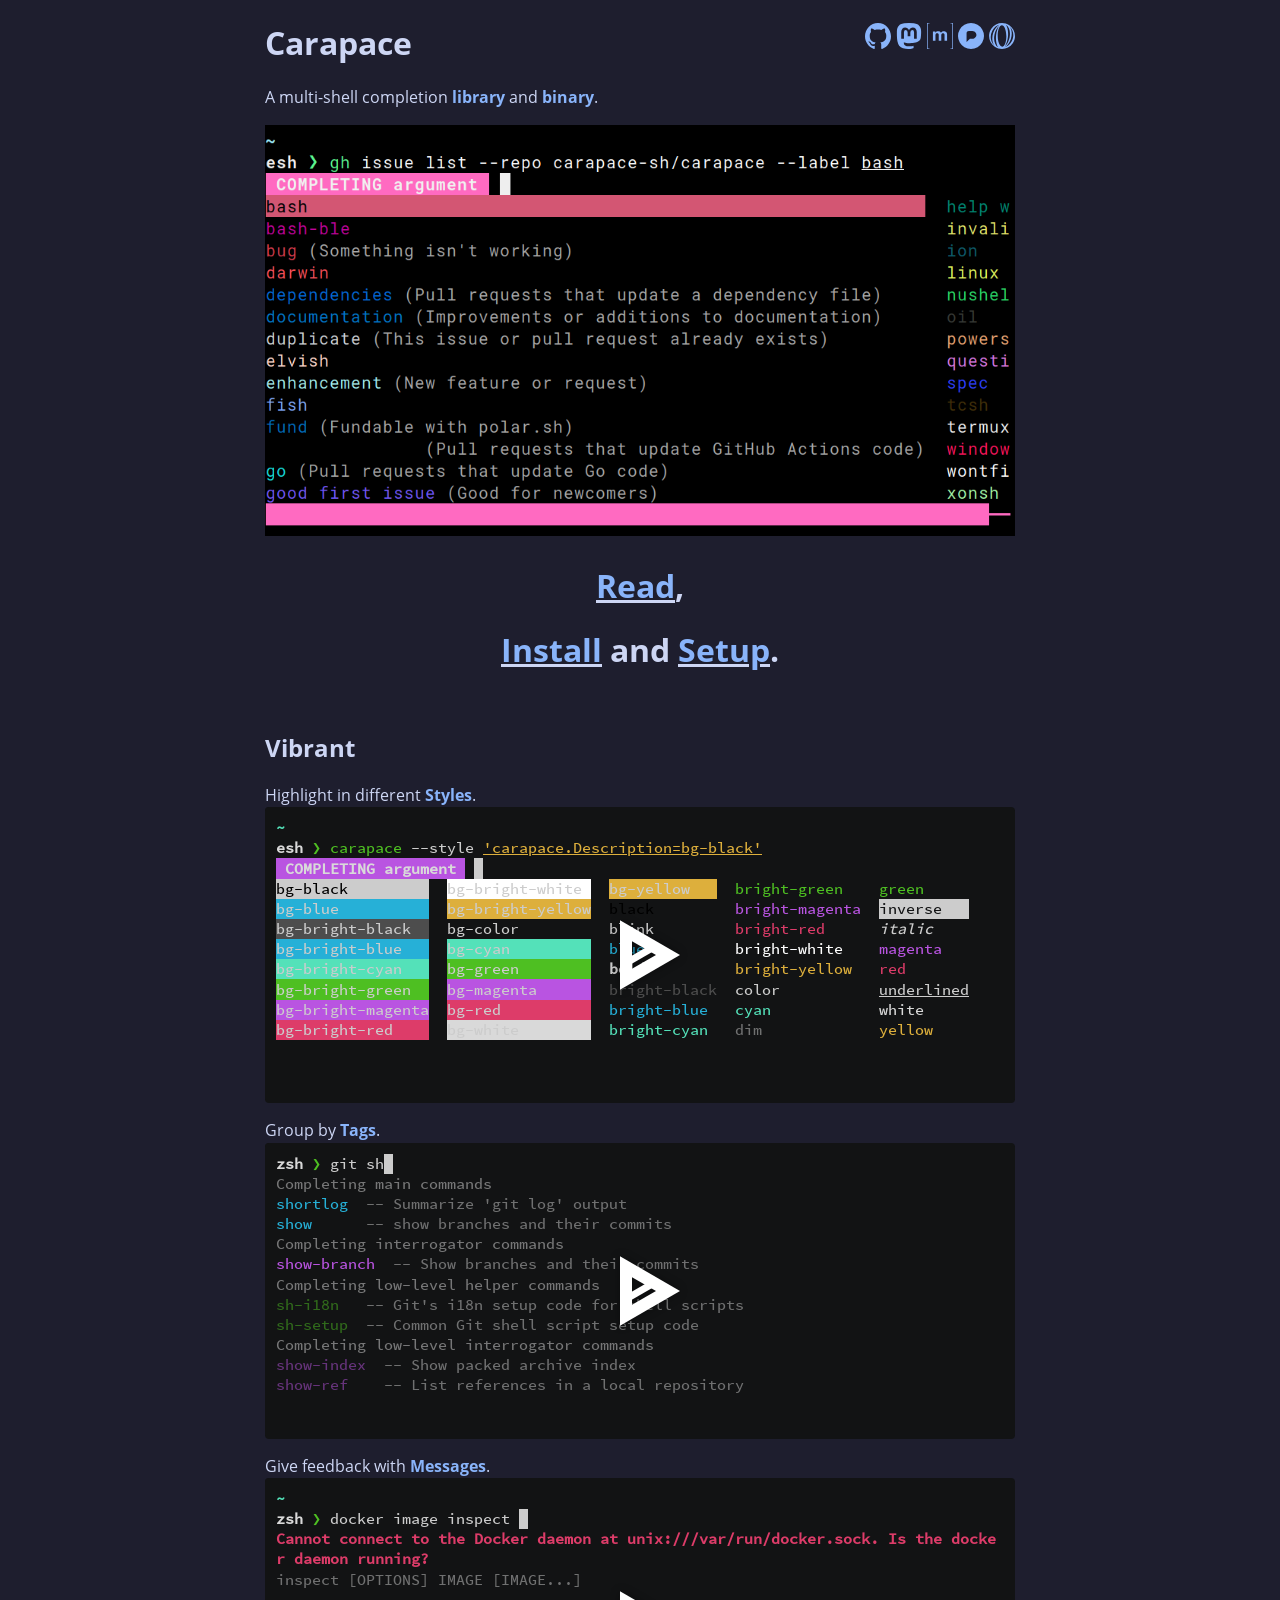
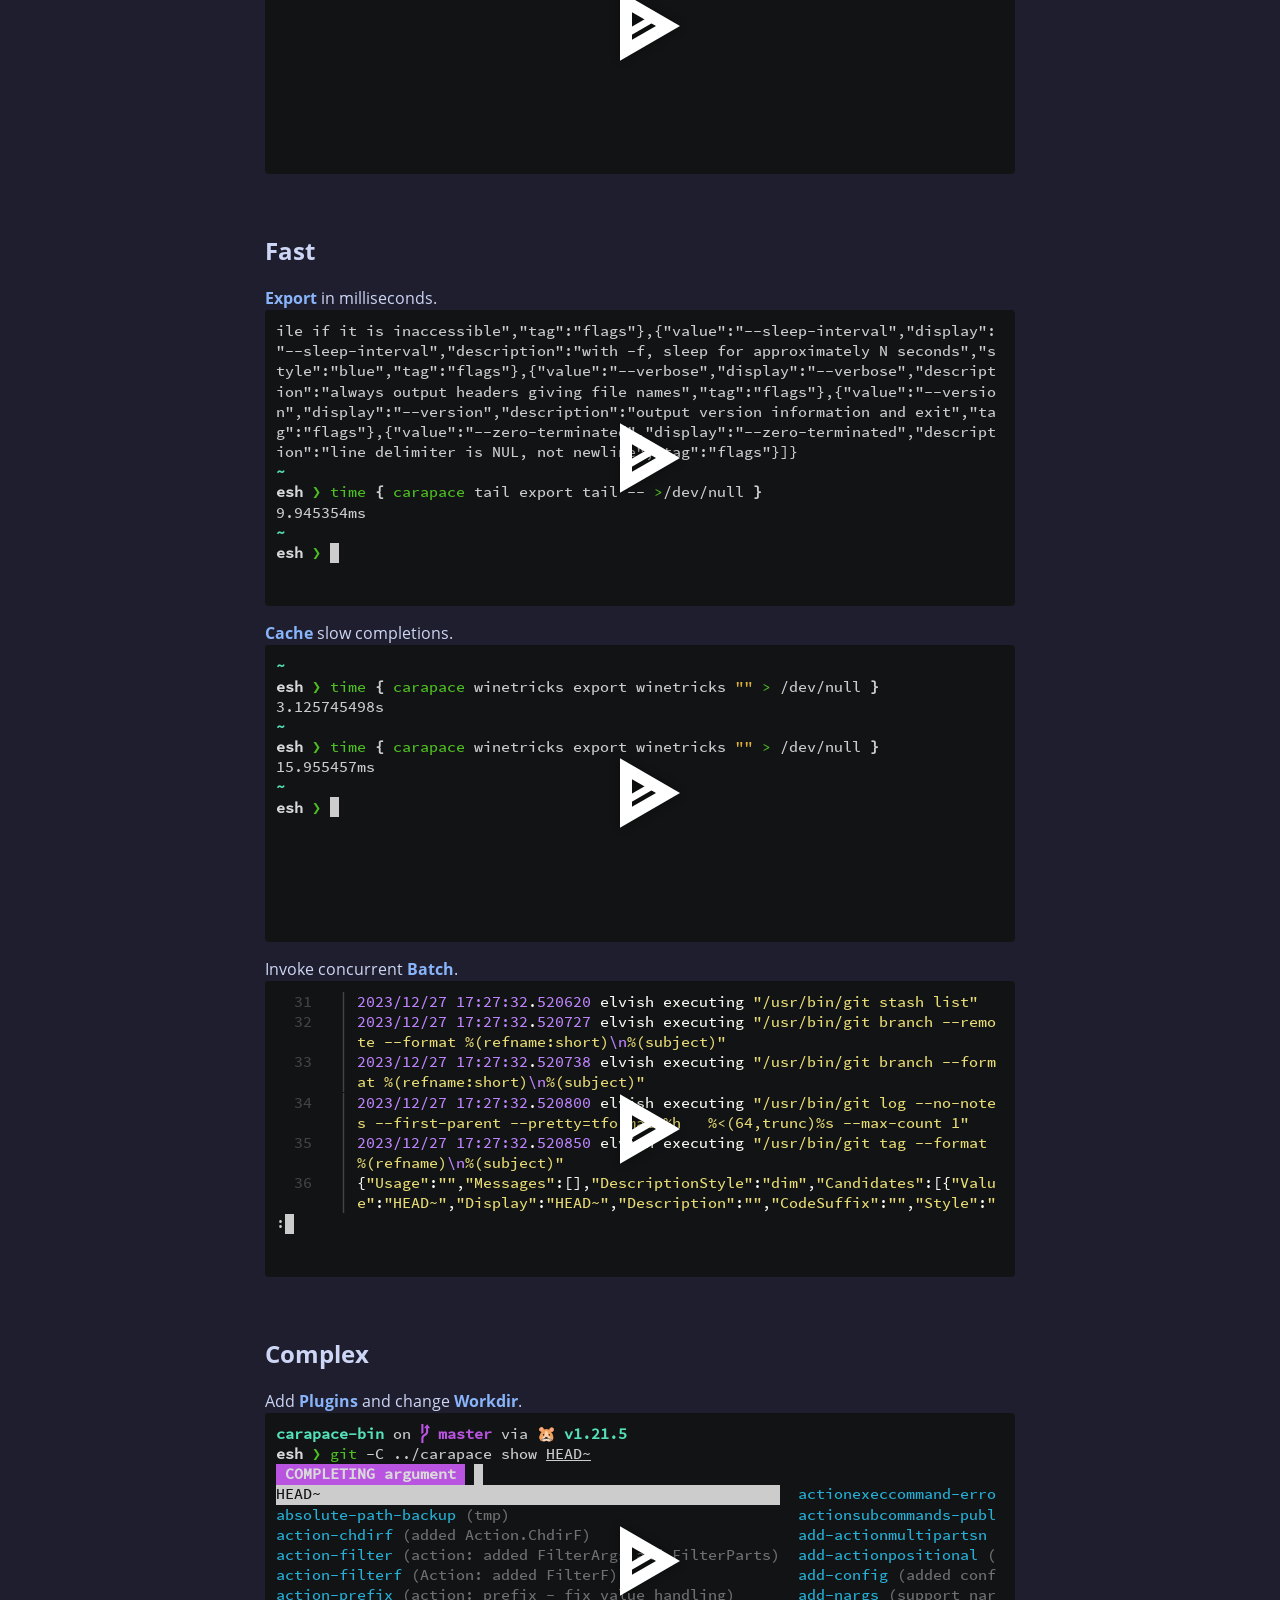
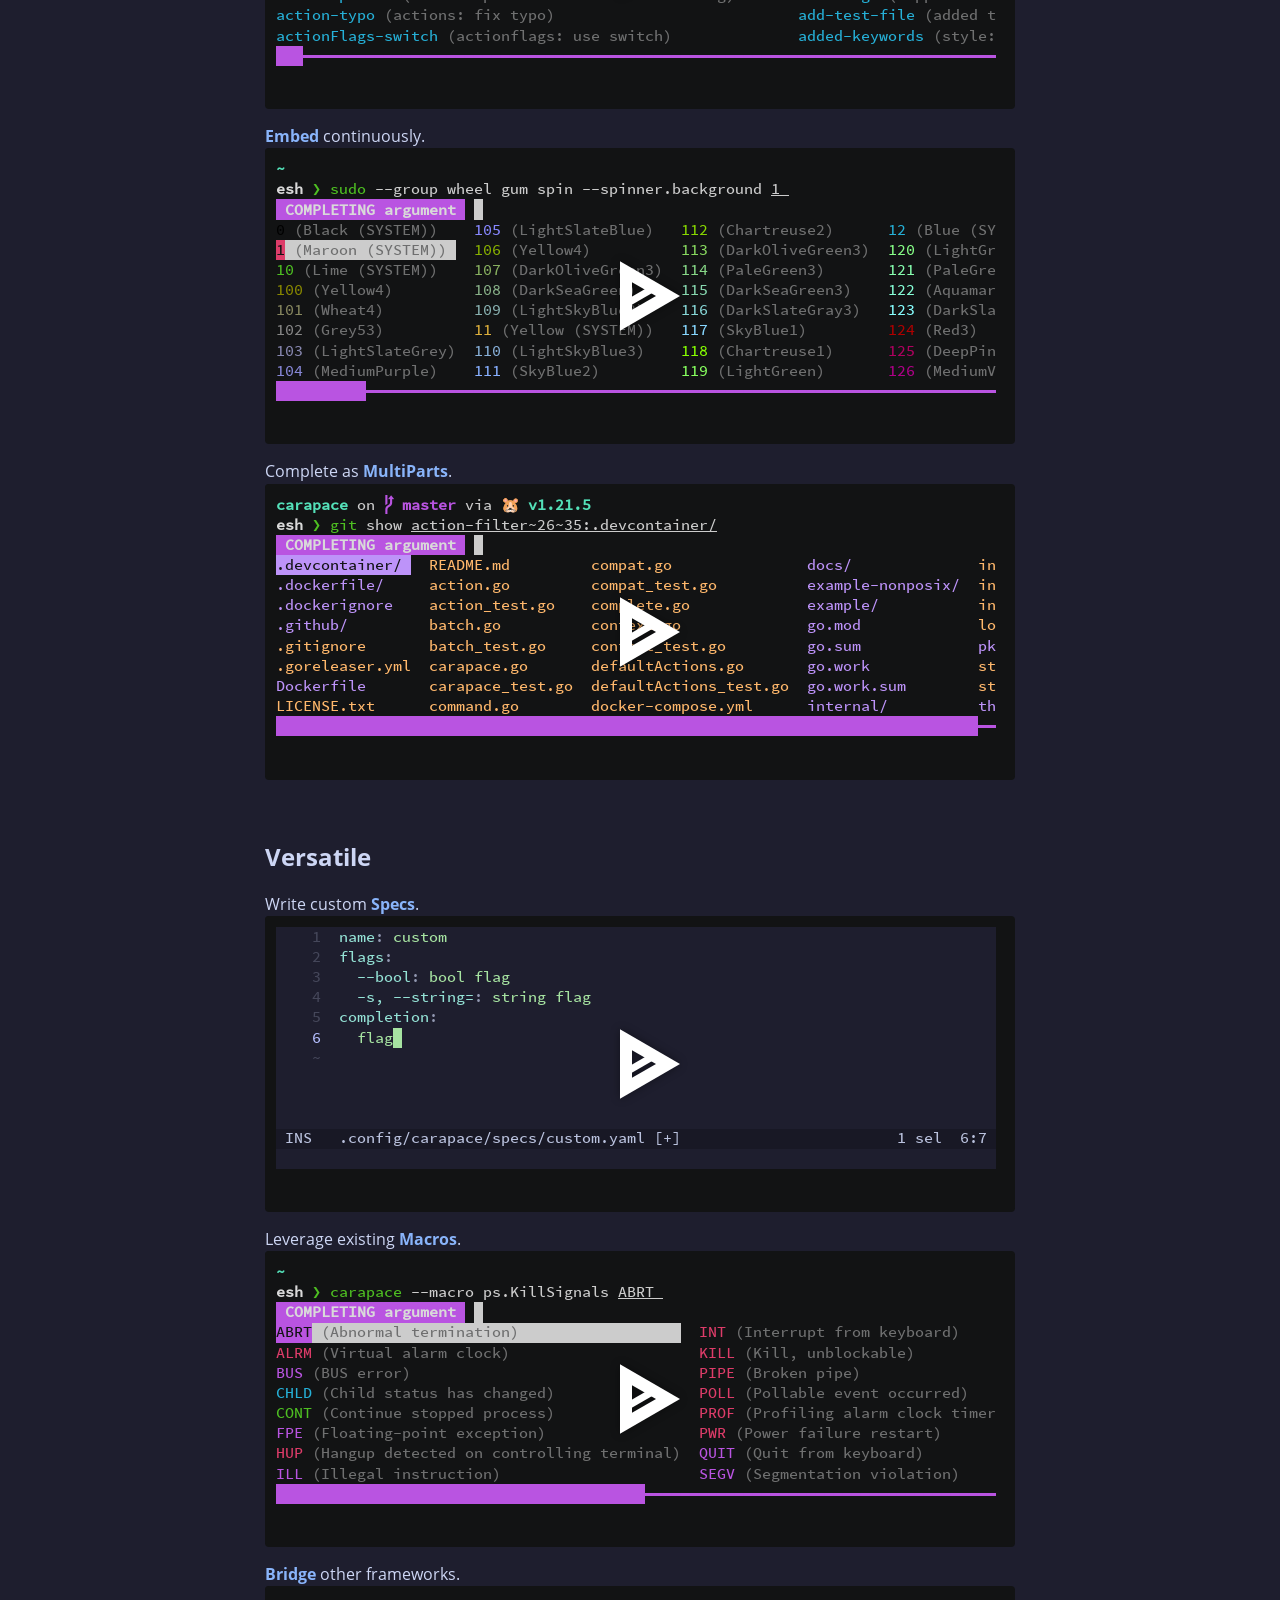
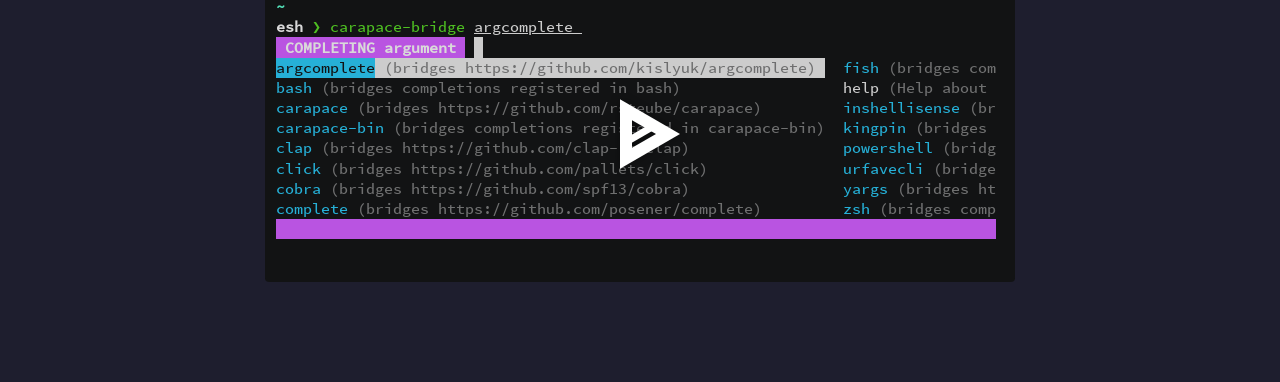
<file: print.html>
<!DOCTYPE HTML>
<html lang="en" class="mocha sidebar-visible" dir="ltr">
    <head>
        <meta property="og:image" content=https://carapace.sh/opengraph.png />
        <!-- Book generated using mdBook -->
        <meta charset="UTF-8">
        <title>Carapace</title>
        <meta name="robots" content="noindex">


        <!-- Custom HTML head -->

        <!-- Mastodon verification -->
        <link rel="me" href="https://mastodon.social/@carapace_sh">

        <meta name="description" content="A multi-shell completion library and binary.">
        <meta name="viewport" content="width=device-width, initial-scale=1">
        <meta name="theme-color" content="#ffffff">

        <link rel="shortcut icon" href="favicon-a0e774e1.png">
        <link rel="stylesheet" href="css/variables-8adf115d.css">
        <link rel="stylesheet" href="css/general-e96d0476.css">
        <link rel="stylesheet" href="css/chrome-d279d366.css">
        <link rel="stylesheet" href="css/print-9e4910d8.css" media="print">

        <!-- Fonts -->
        <link rel="stylesheet" href="fonts/fonts-9644e21d.css">

        <!-- Highlight.js Stylesheets -->
        <link rel="stylesheet" id="mdbook-highlight-css" href="highlight-493f70e1.css">
        <link rel="stylesheet" id="mdbook-tomorrow-night-css" href="tomorrow-night-4c0ae647.css">
        <link rel="stylesheet" id="mdbook-ayu-highlight-css" href="ayu-highlight-3fdfc3ac.css">

        <!-- Custom theme stylesheets -->
        <link rel="stylesheet" href="./theme/catppuccin.css">
        <link rel="stylesheet" href="./theme/custom.css">


        <!-- Provide site root and default themes to javascript -->
        <script>
            const path_to_root = "";
            const default_light_theme = "mocha";
            const default_dark_theme = "mocha";
            window.path_to_searchindex_js = "searchindex-4b712364.js";
        </script>
        <!-- Start loading toc.js asap -->
        <script src="toc-3adc65eb.js"></script>
    </head>
    <body>
    <div id="mdbook-help-container">
        <div id="mdbook-help-popup">
            <h2 class="mdbook-help-title">Keyboard shortcuts</h2>
            <div>
                <p>Press <kbd>←</kbd> or <kbd>→</kbd> to navigate between chapters</p>
                <p>Press <kbd>S</kbd> or <kbd>/</kbd> to search in the book</p>
                <p>Press <kbd>?</kbd> to show this help</p>
                <p>Press <kbd>Esc</kbd> to hide this help</p>
            </div>
        </div>
    </div>
    <div id="mdbook-body-container">
        <!-- Work around some values being stored in localStorage wrapped in quotes -->
        <script>
            try {
                let theme = localStorage.getItem('mdbook-theme');
                let sidebar = localStorage.getItem('mdbook-sidebar');

                if (theme.startsWith('"') && theme.endsWith('"')) {
                    localStorage.setItem('mdbook-theme', theme.slice(1, theme.length - 1));
                }

                if (sidebar.startsWith('"') && sidebar.endsWith('"')) {
                    localStorage.setItem('mdbook-sidebar', sidebar.slice(1, sidebar.length - 1));
                }
            } catch (e) { }
        </script>

        <!-- Set the theme before any content is loaded, prevents flash -->
        <script>
            const default_theme = window.matchMedia("(prefers-color-scheme: dark)").matches ? default_dark_theme : default_light_theme;
            let theme;
            try { theme = localStorage.getItem('mdbook-theme'); } catch(e) { }
            if (theme === null || theme === undefined) { theme = default_theme; }
            const html = document.documentElement;
            html.classList.remove('mocha')
            html.classList.add(theme);
            html.classList.add("js");
        </script>

        <input type="checkbox" id="mdbook-sidebar-toggle-anchor" class="hidden">

        <!-- Hide / unhide sidebar before it is displayed -->
        <script>
            let sidebar = 'hidden';
            const sidebar_toggle = document.getElementById("mdbook-sidebar-toggle-anchor");
            sidebar_toggle.checked = false;
            html.classList.remove('sidebar-visible');
        </script>

        <nav id="mdbook-sidebar" class="sidebar" aria-label="Table of contents">
            <!-- populated by js -->
            <mdbook-sidebar-scrollbox class="sidebar-scrollbox"></mdbook-sidebar-scrollbox>
            <noscript>
                <iframe class="sidebar-iframe-outer" src="toc.html"></iframe>
            </noscript>
            <div id="mdbook-sidebar-resize-handle" class="sidebar-resize-handle">
                <div class="sidebar-resize-indicator"></div>
            </div>
        </nav>

        <div id="mdbook-page-wrapper" class="page-wrapper">

            <div class="page">
                <div id="mdbook-menu-bar-hover-placeholder"></div>
                <div id="mdbook-menu-bar" class="menu-bar sticky hidden">
                    <div class="left-buttons">
                        <label id="mdbook-sidebar-toggle" class="icon-button" for="mdbook-sidebar-toggle-anchor" title="Toggle Table of Contents" aria-label="Toggle Table of Contents" aria-controls="mdbook-sidebar">
                            <span class=fa-svg><svg xmlns="http://www.w3.org/2000/svg" viewBox="0 0 448 512"><!--! Font Awesome Free 6.2.0 by @fontawesome - https://fontawesome.com License - https://fontawesome.com/license/free (Icons: CC BY 4.0, Fonts: SIL OFL 1.1, Code: MIT License) Copyright 2022 Fonticons, Inc. --><path d="M0 96C0 78.3 14.3 64 32 64H416c17.7 0 32 14.3 32 32s-14.3 32-32 32H32C14.3 128 0 113.7 0 96zM0 256c0-17.7 14.3-32 32-32H416c17.7 0 32 14.3 32 32s-14.3 32-32 32H32c-17.7 0-32-14.3-32-32zM448 416c0 17.7-14.3 32-32 32H32c-17.7 0-32-14.3-32-32s14.3-32 32-32H416c17.7 0 32 14.3 32 32z"/></svg></span>
                        </label>
                        <button id="mdbook-theme-toggle" class="icon-button" type="button" title="Change theme" aria-label="Change theme" aria-haspopup="true" aria-expanded="false" aria-controls="mdbook-theme-list">
                            <span class=fa-svg><svg xmlns="http://www.w3.org/2000/svg" viewBox="0 0 576 512"><!--! Font Awesome Free 6.2.0 by @fontawesome - https://fontawesome.com License - https://fontawesome.com/license/free (Icons: CC BY 4.0, Fonts: SIL OFL 1.1, Code: MIT License) Copyright 2022 Fonticons, Inc. --><path d="M371.3 367.1c27.3-3.9 51.9-19.4 67.2-42.9L600.2 74.1c12.6-19.5 9.4-45.3-7.6-61.2S549.7-4.4 531.1 9.6L294.4 187.2c-24 18-38.2 46.1-38.4 76.1L371.3 367.1zm-19.6 25.4l-116-104.4C175.9 290.3 128 339.6 128 400c0 3.9 .2 7.8 .6 11.6c1.8 17.5-10.2 36.4-27.8 36.4H96c-17.7 0-32 14.3-32 32s14.3 32 32 32H240c61.9 0 112-50.1 112-112c0-2.5-.1-5-.2-7.5z"/></svg></span>
                        </button>
                        <ul id="mdbook-theme-list" class="theme-popup" aria-label="Themes" role="menu">
                            <li role="none"><button role="menuitem" class="theme" id="mdbook-theme-default_theme">Auto</button></li>
                            <li role="none"><button role="menuitem" class="theme" id="mdbook-theme-light">Light</button></li>
                            <li role="none"><button role="menuitem" class="theme" id="mdbook-theme-rust">Rust</button></li>
                            <li role="none"><button role="menuitem" class="theme" id="mdbook-theme-coal">Coal</button></li>
                            <li role="none"><button role="menuitem" class="theme" id="mdbook-theme-navy">Navy</button></li>
                            <li role="none"><button role="menuitem" class="theme" id="mdbook-theme-ayu">Ayu</button></li>
                        </ul>
                        <button id="mdbook-search-toggle" class="icon-button" type="button" title="Search (`/`)" aria-label="Toggle Searchbar" aria-expanded="false" aria-keyshortcuts="/ s" aria-controls="mdbook-searchbar">
                            <span class=fa-svg><svg xmlns="http://www.w3.org/2000/svg" viewBox="0 0 512 512"><!--! Font Awesome Free 6.2.0 by @fontawesome - https://fontawesome.com License - https://fontawesome.com/license/free (Icons: CC BY 4.0, Fonts: SIL OFL 1.1, Code: MIT License) Copyright 2022 Fonticons, Inc. --><path d="M416 208c0 45.9-14.9 88.3-40 122.7L502.6 457.4c12.5 12.5 12.5 32.8 0 45.3s-32.8 12.5-45.3 0L330.7 376c-34.4 25.2-76.8 40-122.7 40C93.1 416 0 322.9 0 208S93.1 0 208 0S416 93.1 416 208zM208 352c79.5 0 144-64.5 144-144s-64.5-144-144-144S64 128.5 64 208s64.5 144 144 144z"/></svg></span>
                        </button>
                    </div>

                    <h1 class="menu-title">carapace</h1>

                    <div class="right-buttons">
                        <a href="print.html" title="Print this book" aria-label="Print this book">
                            <span class=fa-svg id="print-button"><svg xmlns="http://www.w3.org/2000/svg" viewBox="0 0 512 512"><!--! Font Awesome Free 6.2.0 by @fontawesome - https://fontawesome.com License - https://fontawesome.com/license/free (Icons: CC BY 4.0, Fonts: SIL OFL 1.1, Code: MIT License) Copyright 2022 Fonticons, Inc. --><path d="M128 0C92.7 0 64 28.7 64 64v96h64V64H354.7L384 93.3V160h64V93.3c0-17-6.7-33.3-18.7-45.3L400 18.7C388 6.7 371.7 0 354.7 0H128zM384 352v32 64H128V384 368 352H384zm64 32h32c17.7 0 32-14.3 32-32V256c0-35.3-28.7-64-64-64H64c-35.3 0-64 28.7-64 64v96c0 17.7 14.3 32 32 32H64v64c0 35.3 28.7 64 64 64H384c35.3 0 64-28.7 64-64V384zm-16-88c-13.3 0-24-10.7-24-24s10.7-24 24-24s24 10.7 24 24s-10.7 24-24 24z"/></svg></span>
                        </a>
                        <a href="https://github.com/carapace-sh/carapace.sh" title="Git repository" aria-label="Git repository">
                            <span class=fa-svg><svg xmlns="http://www.w3.org/2000/svg" viewBox="0 0 496 512"><!--! Font Awesome Free 6.2.0 by @fontawesome - https://fontawesome.com License - https://fontawesome.com/license/free (Icons: CC BY 4.0, Fonts: SIL OFL 1.1, Code: MIT License) Copyright 2022 Fonticons, Inc. --><path d="M165.9 397.4c0 2-2.3 3.6-5.2 3.6-3.3.3-5.6-1.3-5.6-3.6 0-2 2.3-3.6 5.2-3.6 3-.3 5.6 1.3 5.6 3.6zm-31.1-4.5c-.7 2 1.3 4.3 4.3 4.9 2.6 1 5.6 0 6.2-2s-1.3-4.3-4.3-5.2c-2.6-.7-5.5.3-6.2 2.3zm44.2-1.7c-2.9.7-4.9 2.6-4.6 4.9.3 2 2.9 3.3 5.9 2.6 2.9-.7 4.9-2.6 4.6-4.6-.3-1.9-3-3.2-5.9-2.9zM244.8 8C106.1 8 0 113.3 0 252c0 110.9 69.8 205.8 169.5 239.2 12.8 2.3 17.3-5.6 17.3-12.1 0-6.2-.3-40.4-.3-61.4 0 0-70 15-84.7-29.8 0 0-11.4-29.1-27.8-36.6 0 0-22.9-15.7 1.6-15.4 0 0 24.9 2 38.6 25.8 21.9 38.6 58.6 27.5 72.9 20.9 2.3-16 8.8-27.1 16-33.7-55.9-6.2-112.3-14.3-112.3-110.5 0-27.5 7.6-41.3 23.6-58.9-2.6-6.5-11.1-33.3 2.6-67.9 20.9-6.5 69 27 69 27 20-5.6 41.5-8.5 62.8-8.5s42.8 2.9 62.8 8.5c0 0 48.1-33.6 69-27 13.7 34.7 5.2 61.4 2.6 67.9 16 17.7 25.8 31.5 25.8 58.9 0 96.5-58.9 104.2-114.8 110.5 9.2 7.9 17 22.9 17 46.4 0 33.7-.3 75.4-.3 83.6 0 6.5 4.6 14.4 17.3 12.1C428.2 457.8 496 362.9 496 252 496 113.3 383.5 8 244.8 8zM97.2 352.9c-1.3 1-1 3.3.7 5.2 1.6 1.6 3.9 2.3 5.2 1 1.3-1 1-3.3-.7-5.2-1.6-1.6-3.9-2.3-5.2-1zm-10.8-8.1c-.7 1.3.3 2.9 2.3 3.9 1.6 1 3.6.7 4.3-.7.7-1.3-.3-2.9-2.3-3.9-2-.6-3.6-.3-4.3.7zm32.4 35.6c-1.6 1.3-1 4.3 1.3 6.2 2.3 2.3 5.2 2.6 6.5 1 1.3-1.3.7-4.3-1.3-6.2-2.2-2.3-5.2-2.6-6.5-1zm-11.4-14.7c-1.6 1-1.6 3.6 0 5.9 1.6 2.3 4.3 3.3 5.6 2.3 1.6-1.3 1.6-3.9 0-6.2-1.4-2.3-4-3.3-5.6-2z"/></svg></span>
                        </a>

                    </div>
                </div>

                <div id="mdbook-search-wrapper" class="hidden">
                    <form id="mdbook-searchbar-outer" class="searchbar-outer">
                        <div class="search-wrapper">
                            <input type="search" id="mdbook-searchbar" name="searchbar" placeholder="Search this book ..." aria-controls="mdbook-searchresults-outer" aria-describedby="searchresults-header">
                            <div class="spinner-wrapper">
                                <span class=fa-svg id="fa-spin"><svg xmlns="http://www.w3.org/2000/svg" viewBox="0 0 512 512"><!--! Font Awesome Free 6.2.0 by @fontawesome - https://fontawesome.com License - https://fontawesome.com/license/free (Icons: CC BY 4.0, Fonts: SIL OFL 1.1, Code: MIT License) Copyright 2022 Fonticons, Inc. --><path d="M304 48c0-26.5-21.5-48-48-48s-48 21.5-48 48s21.5 48 48 48s48-21.5 48-48zm0 416c0-26.5-21.5-48-48-48s-48 21.5-48 48s21.5 48 48 48s48-21.5 48-48zM48 304c26.5 0 48-21.5 48-48s-21.5-48-48-48s-48 21.5-48 48s21.5 48 48 48zm464-48c0-26.5-21.5-48-48-48s-48 21.5-48 48s21.5 48 48 48s48-21.5 48-48zM142.9 437c18.7-18.7 18.7-49.1 0-67.9s-49.1-18.7-67.9 0s-18.7 49.1 0 67.9s49.1 18.7 67.9 0zm0-294.2c18.7-18.7 18.7-49.1 0-67.9S93.7 56.2 75 75s-18.7 49.1 0 67.9s49.1 18.7 67.9 0zM369.1 437c18.7 18.7 49.1 18.7 67.9 0s18.7-49.1 0-67.9s-49.1-18.7-67.9 0s-18.7 49.1 0 67.9z"/></svg></span>
                            </div>
                        </div>
                    </form>
                    <div id="mdbook-searchresults-outer" class="searchresults-outer hidden">
                        <div id="mdbook-searchresults-header" class="searchresults-header"></div>
                        <ul id="mdbook-searchresults">
                        </ul>
                    </div>
                </div>

                <!-- Apply ARIA attributes after the sidebar and the sidebar toggle button are added to the DOM -->
                <script>
                    document.getElementById('mdbook-sidebar-toggle').setAttribute('aria-expanded', sidebar === 'visible');
                    document.getElementById('mdbook-sidebar').setAttribute('aria-hidden', sidebar !== 'visible');
                    Array.from(document.querySelectorAll('#mdbook-sidebar a')).forEach(function(link) {
                        link.setAttribute('tabIndex', sidebar === 'visible' ? 0 : -1);
                    });
                </script>

                <div id="mdbook-content" class="content">
                    <main>
                        <link rel="stylesheet" href="asciinema/asciinema-player.css">
<script src="asciinema/asciinema-player.min.js"></script>
<h1 id="carapace"><a class="header" href="#carapace">Carapace</a> <span class="carapace-title-icons"><a href="https://github.com/carapace-sh" aria-label="GitHub"><img height="26" src="icons/github.svg" alt="GitHub" /></a><a href="https://mastodon.social/@carapace_sh" aria-label="Mastodon"><img height="26" src="icons/mastodon.svg" alt="Mastodon" /></a><a href="https://matrix.to/#/%23carapace-sh:matrix.org" aria-label="Matrix"><img height="26" src="icons/matrix.svg" alt="Matrix" /></a><a href="https://pixelfed.social/carapace_sh" aria-label="Pixelfed"><img height="26" src="icons/pixelfed.svg" alt="Pixelfed" /></a><a href="https://polar.sh/carapace-sh" aria-label="Polar"><img height="26" src="icons/polar.svg" alt="Polar" /></a></span></h1>

<p>A multi-shell completion <strong><a href="https://github.com/carapace-sh/carapace">library</a></strong> and <strong><a href="https://github.com/carapace-sh/carapace-bin">binary</a></strong>.</p>
<p><label class="checkbox-label"><input class="checkbox-img" type="checkbox"><img src="opengraph.png" alt=""><span class="img-wrapper"><img src="opengraph.png" alt=""></span></label></p>
<center>
<h1><strong><u><a href="https://pixi.carapace.sh">Read</a></u>,</strong></h1>
</center>
<center>
<h1><strong><u><a href="https://carapace-sh.github.io/carapace-bin/install.html">Install</a></u> and <u><a href="https://carapace-sh.github.io/carapace-bin/setup.html">Setup</a></u>.</strong></h1>
</center>
<h2 id="vibrant"><a class="header" href="#vibrant">Vibrant</a></h2>
<h3 id="highlight-in-different-styles"><a class="header" href="#highlight-in-different-styles">Highlight in different <strong><a href="https://carapace-sh.github.io/carapace/carapace/action/style.html">Styles</a></strong>.</a></h3>
<div id="asciinema-0" class="asciinema-player"></div>

<script>
window.addEventListener("load", function () {
  AsciinemaPlayer.create("./carapace/style.cast", document.getElementById("asciinema-0"), {"cols":80,"poster":"data:text/plain,\u001b[?7h\u001b[7m⏎\u001b[m                                                                               \r \r\u001b[?7l\u001b[?2004h\u001b[?25l\r???>                                                                       ???> \r\u001b[5C\u001b[?25h\u001b[?25l\r\u001b[5C\u001b[K\r\u001b[5C\u001b[?25h\u001b[?25l\r\r\u001b[5C\u001b[?25h\u001b[?25l\r\u001b[K\u001b[0;1;36m~\u001b[0;m \r\n\u001b[0;1;37mesh\u001b[0;m \u001b[0;1;32m❯\u001b[0;m \r\u001b[6C\u001b[?25h\u001b[?25l\u001b[1A\r\r\n\u001b[6C\u001b[0;31mc\u001b[0;m\r\u001b[7C\u001b[?25h\u001b[?25l\u001b[1A\r\r\n\r\u001b[7C\u001b[?25h\u001b[?25l\u001b[1A\r\r\n\r\u001b[7C\u001b[?25h\u001b[?25l\u001b[1A\r\r\n\r\u001b[7C\u001b[?25h\u001b[?25l\u001b[1A\r\r\n\u001b[7C\u001b[0;31ma\u001b[0;m\r\u001b[8C\u001b[?25h\u001b[?25l\u001b[1A\r\r\n\r\u001b[8C\u001b[?25h\u001b[?25l\u001b[1A\r\r\n\u001b[8C\u001b[0;31mr\u001b[0;m\r\u001b[9C\u001b[?25h\u001b[?25l\u001b[1A\r\r\n\r\u001b[9C\u001b[?25h\u001b[?25l\u001b[1A\r\r\n\u001b[9C\u001b[0;31ma\u001b[0;m\r\u001b[10C\u001b[?25h\u001b[?25l\u001b[1A\r\r\n\r\u001b[10C\u001b[?25h\u001b[?25l\u001b[1A\r\r\n\r\u001b[10C\u001b[?25h\u001b[?25l\u001b[1A\r\r\n\r\u001b[10C\u001b[?25h\u001b[?25l\u001b[1A\r\r\n\r\u001b[10C\u001b[?25h\u001b[?25l\u001b[1A\r\r\n\u001b[10C\u001b[0;31mp\u001b[0;m\r\u001b[11C\u001b[?25h\u001b[?25l\u001b[1A\r\r\n\r\u001b[11C\u001b[?25h\u001b[?25l\u001b[1A\r\r\n\u001b[11C\u001b[0;31ma\u001b[0;m\r\u001b[12C\u001b[?25h\u001b[?25l\u001b[1A\r\r\n\r\u001b[12C\u001b[?25h\u001b[?25l\u001b[1A\r\r\n\u001b[12C\u001b[0;31mc\u001b[0;m\r\u001b[13C\u001b[?25h\u001b[?25l\u001b[1A\r\r\n\r\u001b[13C\u001b[?25h\u001b[?25l\u001b[1A\r\r\n\u001b[6C\u001b[K\u001b[0;32mcarapace\u001b[0;m\r\u001b[14C\u001b[?25h\u001b[?25l\u001b[1A\r\r\n\r\u001b[14C\u001b[?25h\u001b[?25l\u001b[1A\r\r\n\u001b[14C \r\u001b[15C\u001b[?25h\u001b[?25l\u001b[1A\r\r\n\r\u001b[15C\u001b[?25h\u001b[?25l\u001b[1A\r\r\n\u001b[15C-\r\u001b[16C\u001b[?25h\u001b[?25l\u001b[1A\r\r\n\r\u001b[16C\u001b[?25h\u001b[?25l\u001b[1A\r\r\n\u001b[16C-\r\u001b[17C\u001b[?25h\u001b[?25l\u001b[1A\r\r\n\r\u001b[17C\u001b[?25h\u001b[?25l\u001b[1A\r\r\n\u001b[15C\u001b[K\u001b[0;4m--codegen \r\n\u001b[0;1;37;45m COMPLETING argument \u001b[0;m \r\n\u001b[0;7m--codegen\u001b[0;2;7m (generate code for spec file)\u001b[0;m  --run\u001b[0;2m (run spec)                     \r\n\u001b[0;m--condition\u001b[0;2m (list or execute condition)\u001b[0;m  --schema\u001b[0;2m (json schema for spec files)\r\n\u001b[0;m--help\u001b[0;2m (help for carapace)             \u001b[0;m  --style\u001b[0;2m (set style)                  \r\n\u001b[0;m--list\u001b[0;2m (list completers)               \u001b[0;m  --version\u001b[0;2m (version for carapace)     \r\n\u001b[0;m--macro\u001b[0;2m (list or execute macros)       \u001b[0;m\u001b[5A\r\u001b[22C\u001b[?25h\u001b[?25l\u001b[2A\r\r\n\r\n\u001b[22Cs\r\n\r\n\r\n\u001b[2C\u001b[Klist\u001b[0;2m (list completers)               \u001b[0;m  --style\u001b[0;2m (set style)                  \r\n\u001b[2C\u001b[0;m\u001b[Kmacro\u001b[0;2m (list or execute macros)       \u001b[0;m  --version\u001b[0;2m (version for carapace)     \u001b[0;m\r\n\u001b[J\u001b[A\u001b[4A\r\u001b[23C\u001b[?25h\u001b[?25l\u001b[2A\r\r\n\r\n\r\n\r\n\r\n\r\n\u001b[4A\r\u001b[23C\u001b[?25h\u001b[?25l\u001b[2A\r\r\n\u001b[19C\u001b[K\u001b[0;4mndition \r\n\u001b[23C\u001b[0;mt\r\n\u001b[4C\u001b[K\u001b[0;7mndition\u001b[0;2;7m (list or execute condition)\u001b[0;m  --macro\u001b[0;2m (list or execute macros)\r\n\u001b[2C\u001b[0;m\u001b[Klist\u001b[0;2m (list completers)               \u001b[0;m  --style\u001b[0;2m (set style)             \u001b[0;m\r\n\u001b[J\u001b[A\u001b[2A\r\u001b[24C\u001b[?25h\u001b[?25l\u001b[2A\r\r\n\r\n\r\n\r\n\u001b[2A\r\u001b[24C\u001b[?25h\u001b[?25l\u001b[2A\r\r\n\u001b[17C\u001b[K\u001b[0;4mstyle \r\n\u001b[24C\u001b[0;my\r\n\u001b[2C\u001b[K\u001b[0;7mstyle\u001b[0;2;7m (set style)\u001b[0;m\r\n\u001b[J\u001b[A\u001b[1A\r\u001b[25C\u001b[?25h\u001b[?25l\u001b[2A\r\r\n\r\n\r\n\u001b[1A\r\u001b[25C\u001b[?25h\u001b[?25l\u001b[2A\r\r\n\r\n\u001b[25Cl\r\n\u001b[1A\r\u001b[26C\u001b[?25h\u001b[?25l\u001b[2A\r\r\n\u001b[15C\u001b[K--style \r\n\u001b[J\u001b[A\r\u001b[23C\u001b[?25h\u001b[?25l\u001b[1A\r\r\n\r\u001b[23C\u001b[?25h\u001b[?25l\u001b[1A\r\r\n\u001b[23C\u001b[0;4mcarapace-bin.\r\n\u001b[0;1;37;45m COMPLETING argument \u001b[0;m \r\n\u001b[0;7mcarapace-bin\u001b[0;m  docker  git     tea\r\ncarapace      gh      golang\u001b[2A\r\u001b[22C\u001b[?25h\u001b[?25l\u001b[2A\r\r\n\u001b[31C\u001b[K\u001b[0;4m.\r\n\r\n\u001b[0;m\u001b[Kcarapace-bin  docker  git     tea\r\n\u001b[K\u001b[0;7mcarapace    \u001b[0;m  gh      golang\u001b[2A\r\u001b[22C\u001b[?25h\u001b[?25l\u001b[2A\r\r\n\u001b[23C\u001b[Kcarapace.\r\n\u001b[J\u001b[A\r\u001b[32C\u001b[?25h\u001b[?25l\u001b[1A\r\r\n\r\u001b[32C\u001b[?25h\u001b[?25l\u001b[1A\r\r\n\u001b[23C\u001b[K\u001b[0;4;33m'carapace.Description='\r\n\u001b[0;1;37;45m COMPLETING argument \u001b[0;m \r\n\u001b[0;2;7mDescription (default style for descriptions)\u001b[0;m  \u001b[0;1;2mHighlight12\u001b[0;2m (Highlight 12)\u001b[0;m  \u001b[0;2;35mHighli\r\n\u001b[0;1;31mError\u001b[0;2m (default style for errors)            \u001b[0;m  \u001b[0;34mHighlight1\u001b[0;2m (Highlight 1)  \u001b[0;m  \u001b[0;2;36mHighli\r\n\u001b[0;34mFlagArg\u001b[0;2m (flag with argument)                \u001b[0;m  \u001b[0;33mHighlight2\u001b[0;2m (Highlight 2)  \u001b[0;m  \u001b[0;33mKeywor\r\n\u001b[0;35mFlagMultiArg\u001b[0;2m (flag with multiple arguments) \u001b[0;m  \u001b[0;35mHighlight3\u001b[0;2m (Highlight 3)  \u001b[0;m  \u001b[0;31mKeywor\r\n\u001b[0;mFlagNoArg\u001b[0;2m (flag without argument)           \u001b[0;m  \u001b[0;36mHighlight4\u001b[0;2m (Highlight 4)  \u001b[0;m  \u001b[0;32mKeywor\r\n\u001b[0;33mFlagOptArg\u001b[0;2m (flag with optional argument)    \u001b[0;m  \u001b[0;32mHighlight5\u001b[0;2m (Highlight 5)  \u001b[0;m  \u001b[0;2;37mKeywor\r\n\u001b[0;2;32mHighlight10\u001b[0;2m (Highlight 10)                  \u001b[0;m  \u001b[0;2;34mHighlight6\u001b[0;2m (Highlight 6)  \u001b[0;m  \u001b[0;31mLogLev\r\n\u001b[0;1mHighlight11\u001b[0;2m (Highlight 11)                  \u001b[0;m  \u001b[0;2;33mHighlight7\u001b[0;2m (Highlight 7)  \u001b[0;m  \u001b[0;2;37mLogLev\r\n\u001b[0;7;35m                                                              \u001b[0;35m━━━━━━━━━━━━━━━━━━\u001b[0;m\u001b[9A\r\u001b[22C\u001b[?25h\u001b[?25l\u001b[2A\r\r\n\r\n\r\n\r\n\r\n\r\n\r\n\r\n\r\n\r\n\r\n\u001b[9A\r\u001b[22C\u001b[?25h\u001b[?25l\u001b[2A\r\r\n\u001b[23C\u001b[K\u001b[0;33m'carapace.Description='\u001b[0;m\r\n\u001b[J\u001b[A\r\u001b[46C\u001b[?25h\u001b[?25l\u001b[1A\r\r\n\r\u001b[46C\u001b[?25h\u001b[?25l\u001b[1A\r\r\n\u001b[23C\u001b[K\u001b[0;4;33m'carapace.Description=bg-black'\r\n\u001b[0;1;37;45m COMPLETING argument \u001b[0;m \r\n\u001b[0;7;40mbg-black         \u001b[0;m  \u001b[0;107mbg-bright-white \u001b[0;m  \u001b[0;43mbg-yellow   \u001b[0;m  \u001b[0;92mbright-green  \u001b[0;m  \u001b[0;32mgreen     \r\n\u001b[0;44mbg-blue          \u001b[0;m  \u001b[0;103mbg-bright-yellow\u001b[0;m  \u001b[0;30mblack       \u001b[0;m  \u001b[0;95mbright-magenta\u001b[0;m  \u001b[0;7minverse   \r\n\u001b[0;100mbg-bright-black  \u001b[0;m  bg-color          \u001b[0;5mblink       \u001b[0;m  \u001b[0;91mbright-red    \u001b[0;m  \u001b[0;3mitalic    \r\n\u001b[0;104mbg-bright-blue   \u001b[0;m  \u001b[0;46mbg-cyan         \u001b[0;m  \u001b[0;34mblue        \u001b[0;m  \u001b[0;97mbright-white  \u001b[0;m  \u001b[0;35mmagenta   \r\n\u001b[0;106mbg-bright-cyan   \u001b[0;m  \u001b[0;42mbg-green        \u001b[0;m  \u001b[0;1mbold        \u001b[0;m  \u001b[0;93mbright-yellow \u001b[0;m  \u001b[0;31mred       \r\n\u001b[0;102mbg-bright-green  \u001b[0;m  \u001b[0;45mbg-magenta      \u001b[0;m  \u001b[0;90mbright-black\u001b[0;m  color           \u001b[0;4munderlined\r\n\u001b[0;105mbg-bright-magenta\u001b[0;m  \u001b[0;41mbg-red          \u001b[0;m  \u001b[0;94mbright-blue \u001b[0;m  \u001b[0;36mcyan          \u001b[0;m  \u001b[0;37mwhite     \r\n\u001b[0;101mbg-bright-red    \u001b[0;m  \u001b[0;47mbg-white        \u001b[0;m  \u001b[0;96mbright-cyan \u001b[0;m  \u001b[0;2mdim           \u001b[0;m  \u001b[0;33myellow    \u001b[0;m\u001b[8A\r\u001b[22C\u001b[?25h","rows":12});
});
</script>
<h3 id="group-by-tags"><a class="header" href="#group-by-tags">Group by <strong><a href="https://carapace-sh.github.io/carapace/carapace/action/tag.html">Tags</a></strong>.</a></h3>
<div id="asciinema-1" class="asciinema-player"></div>

<script>
window.addEventListener("load", function () {
  AsciinemaPlayer.create("./carapace/tag.cast", document.getElementById("asciinema-1"), {"cols":80,"poster":"data:text/plain,\u001b[1m\u001b[7m%\u001b[27m\u001b[1m\u001b[0m                                                                               \r \r\r\u001b[0m\u001b[27m\u001b[24m\u001b[J\u001b[1;36mcarapace.sh\u001b[0m on \u001b[1;35m \u001b[0m\u001b[1;35mmaster\u001b[0m \u001b[1;31m[\u001b[0m\u001b[1;31m$\u001b[0m\u001b[1;31m]\u001b[0m \r\n\u001b[1;37mzsh\u001b[0m \u001b[1;32m❯\u001b[0m \u001b[K\u001b[?2004hg\bgit sh\u0007\r\r\n\u001b[2;37mCompleting main commands\u001b[m\r\n\u001b[0m\u001b[34mshortlog\u001b[0m\u001b[2m  -- Summarize 'git log' output\u001b[0m\r\n\u001b[34mshow\u001b[0m\u001b[2m      -- show branches and their commits\u001b[0m\r\n\u001b[2;37mCompleting interrogator commands\u001b[m\r\n\u001b[0m\u001b[35mshow-branch\u001b[0m\u001b[2m  -- Show branches and their commits\u001b[0m\r\n\u001b[2;37mCompleting low-level helper commands\u001b[m\r\n\u001b[0m\u001b[2;32msh-i18n\u001b[0m\u001b[2m   -- Git's i18n setup code for shell scripts\u001b[0m\r\n\u001b[2;32msh-setup\u001b[0m\u001b[2m  -- Common Git shell script setup code\u001b[0m\r\n\u001b[2;37mCompleting low-level interrogator commands\u001b[m\r\n\u001b[0m\u001b[2;35mshow-index\u001b[0m\u001b[2m  -- Show packed archive index\u001b[0m\r\n\u001b[J\u001b[2;35mshow-ref\u001b[0m\u001b[2m    -- List references in a local repository\u001b[0m\u001b[J\u001b[11A\u001b[0m\u001b[27m\u001b[24m\r\u001b[6Cgit sh\u001b[K","rows":12});
});
</script>
<h3 id="give-feedback-with-messages"><a class="header" href="#give-feedback-with-messages">Give feedback with <strong><a href="https://carapace-sh.github.io/carapace/carapace/defaultActions/actionMessage.html">Messages</a></strong>.</a></h3>
<div id="asciinema-2" class="asciinema-player"></div>

<script>
window.addEventListener("load", function () {
  AsciinemaPlayer.create("./carapace/message.cast", document.getElementById("asciinema-2"), {"cols":80,"poster":"data:text/plain,\u001b[1m\u001b[7m%\u001b[27m\u001b[1m\u001b[0m                                                                               \r \r\r\u001b[0m\u001b[27m\u001b[24m\u001b[J\u001b[1;36m~\u001b[0m \r\n\u001b[1;37mzsh\u001b[0m \u001b[1;32m❯\u001b[0m \u001b[K\u001b[?2004hd\bdocker image\u0007\r\r\n\u001b[2mdocker [OPTIONS] COMMAND [ARG...]\u001b[m\r\n\u001b[2;37mCompleting common commands\u001b[m\r\n\u001b[0m\u001b[34mimages\u001b[0m\u001b[2m  -- List images\u001b[0m\r\n\u001b[2;37mCompleting management commands\u001b[m\r\n\u001b[J\u001b[0m\u001b[33mimage\u001b[0m\u001b[2m  -- Manage images\u001b[0m\u001b[J\u001b[5A\u001b[0m\u001b[27m\u001b[24m\r\u001b[6Cdocker image\u001b[Ks \r\r\n\u001b[2mdocker [OPTIONS] COMMAND [ARG...]\u001b[m\u001b[K\u001b[K\r\n\u001b[2;37mCompleting common commands\u001b[m\u001b[K\u001b[K\r\n\u001b[7mimages  -- List images\u001b[0m\u001b[K\u001b[K\r\n\u001b[2;37mCompleting management commands\u001b[m\u001b[K\u001b[K\r\n\u001b[J\u001b[0m\u001b[33mimage\u001b[0m\u001b[2m  -- Manage images\u001b[0m\u001b[K\u001b[J\u001b[5A\u001b[0m\u001b[27m\u001b[24m\r\u001b[6Cdocker images\u001b[K\u001b[1C\r\r\n\u001b[2B\u001b[7mimages  -- List images\u001b[0m\u001b[K\r\u001b[7mimages  -- List images\u001b[0m\u001b[K\r\u001bM\u001bM\u001bM\u001b[0m\u001b[27m\u001b[24m\r\u001b[6Cdocker images\u001b[K\u001b[1C\b\b \r\r\n\u001b[2B\u001b[0m\u001b[34mimages\u001b[0m\u001b[2m  -- List images\u001b[0m\u001b[K\r\u001b[2B\u001b[7mimage  -- Manage images\u001b[0m\u001b[K\r\u001b[5A\u001b[0m\u001b[27m\u001b[24m\r\u001b[6Cdocker image\u001b[K\u001b[1C\r\r\n\u001b[J\u001bM\u001b[19Cinspect \u0007\r\r\n\u001b[J\u001b[1;31mCannot connect to the Docker daemon at unix:///var/run/docker.sock. Is th \be docker daemon running?\u001b[m\r\n \b\u001b[2minspect [OPTIONS] IMAGE [IMAGE...]\u001b[m\u001b[J\u001bM\u001bM\u001bM\u001b[0m\u001b[27m\u001b[24m\r\u001b[6Cdocker image inspect\u001b[K\u001b[1C","rows":12});
});
</script>
<h2 id="fast"><a class="header" href="#fast">Fast</a></h2>
<h3 id="export-in-milliseconds"><a class="header" href="#export-in-milliseconds"><strong><a href="https://carapace-sh.github.io/carapace/carapace/export.html">Export</a></strong> in milliseconds.</a></h3>
<div id="asciinema-3" class="asciinema-player"></div>

<script>
window.addEventListener("load", function () {
  AsciinemaPlayer.create("./carapace/export.cast", document.getElementById("asciinema-3"), {"cols":80,"poster":"data:text/plain,\u001b[?7h\u001b[7m⏎\u001b[m                                                                               \r \r\u001b[?7l\u001b[?2004h\u001b[?25l\r???>                                                                       ???> \r\u001b[5C\u001b[?25h\u001b[?25l\r\u001b[5C\u001b[K\r\u001b[5C\u001b[?25h\u001b[?25l\r\r\u001b[5C\u001b[?25h\u001b[?25l\r\u001b[K\u001b[0;1;36m~\u001b[0;m \r\n\u001b[0;1;37mesh\u001b[0;m \u001b[0;1;32m❯\u001b[0;m \r\u001b[6C\u001b[?25h\u001b[?25l\u001b[1A\r\r\n\r\u001b[6C\u001b[?25h\u001b[?25l\u001b[1A\r\r\n\u001b[6C\u001b[0;31mc\u001b[0;m\r\u001b[7C\u001b[?25h\u001b[?25l\u001b[1A\r\r\n\r\u001b[7C\u001b[?25h\u001b[?25l\u001b[1A\r\r\n\r\u001b[7C\u001b[?25h\u001b[?25l\u001b[1A\r\r\n\r\u001b[7C\u001b[?25h\u001b[?25l\u001b[1A\r\r\n\r\u001b[7C\u001b[?25h\u001b[?25l\u001b[1A\r\r\n\u001b[7C\u001b[0;31ma\u001b[0;m\r\u001b[8C\u001b[?25h\u001b[?25l\u001b[1A\r\r\n\r\u001b[8C\u001b[?25h\u001b[?25l\u001b[1A\r\r\n\u001b[8C\u001b[0;31mr\u001b[0;m\r\u001b[9C\u001b[?25h\u001b[?25l\u001b[1A\r\r\n\r\u001b[9C\u001b[?25h\u001b[?25l\u001b[1A\r\r\n\u001b[9C\u001b[0;31ma\u001b[0;m\r\u001b[10C\u001b[?25h\u001b[?25l\u001b[1A\r\r\n\r\u001b[10C\u001b[?25h\u001b[?25l\u001b[1A\r\r\n\u001b[10C\u001b[0;31mp\u001b[0;m\r\u001b[11C\u001b[?25h\u001b[?25l\u001b[1A\r\r\n\r\u001b[11C\u001b[?25h\u001b[?25l\u001b[1A\r\r\n\u001b[11C\u001b[0;31ma\u001b[0;m\r\u001b[12C\u001b[?25h\u001b[?25l\u001b[1A\r\r\n\u001b[12C\u001b[0;31mc\u001b[0;m\r\u001b[13C\u001b[?25h\u001b[?25l\u001b[1A\r\r\n\r\u001b[13C\u001b[?25h\u001b[?25l\u001b[1A\r\r\n\u001b[6C\u001b[K\u001b[0;32mcarapace\u001b[0;m\r\u001b[14C\u001b[?25h\u001b[?25l\u001b[1A\r\r\n\r\u001b[14C\u001b[?25h\u001b[?25l\u001b[1A\r\r\n\u001b[14C \r\u001b[15C\u001b[?25h\u001b[?25l\u001b[1A\r\r\n\r\u001b[15C\u001b[?25h\u001b[?25l\u001b[1A\r\r\n\u001b[15Ct\r\u001b[16C\u001b[?25h\u001b[?25l\u001b[1A\r\r\n\r\u001b[16C\u001b[?25h\u001b[?25l\u001b[1A\r\r\n\u001b[16Ca\r\u001b[17C\u001b[?25h\u001b[?25l\u001b[1A\r\r\n\r\u001b[17C\u001b[?25h\u001b[?25l\u001b[1A\r\r\n\u001b[15C\u001b[K\u001b[0;4mtac \r\n\u001b[0;1;37;45m COMPLETING argument \u001b[0;m \r\n\u001b[0;7mtac\u001b[0;2;7m (concatenate and print files in reverse)                 \r\n\u001b[0;mtail\u001b[0;2m (output the last part of files)                         \r\n\u001b[0;34mtalosctl\u001b[0;2m (talos)                                             \r\n\u001b[0;mtar\u001b[0;2m (tar - an archiving utility)                             \r\n\u001b[0;mtask\u001b[0;2m (A task runner / simpler Make alternative written in Go)\u001b[0;m\u001b[5A\r\u001b[22C\u001b[?25h\u001b[?25l\u001b[2A\r\r\n\r\n\u001b[22Ci\r\n\r\n\r\n\u001b[Ktar\u001b[0;2m (tar - an archiving utility)                             \r\n\u001b[2C\u001b[0;m\u001b[Ksk\u001b[0;2m (A task runner / simpler Make alternative written in Go)\u001b[0;m\r\n\u001b[J\u001b[A\u001b[4A\r\u001b[23C\u001b[?25h\u001b[?25l\u001b[2A\r\r\n\r\n\r\n\r\n\r\n\r\n\u001b[4A\r\u001b[23C\u001b[?25h\u001b[?25l\u001b[2A\r\r\n\r\n\u001b[23Cl\r\n\u001b[44C\u001b[K\r\n\u001b[44C\u001b[K\r\n\u001b[44C\u001b[K\r\n\u001b[J\u001b[A\u001b[3A\r\u001b[24C\u001b[?25h\u001b[?25l\u001b[2A\r\r\n\r\n\r\n\r\n\r\n\u001b[3A\r\u001b[24C\u001b[?25h\u001b[?25l\u001b[2A\r\r\n\u001b[17C\u001b[K\u001b[0;4mil \r\n\r\n\u001b[0;m\u001b[Ktac\u001b[0;2m (concatenate and print files in reverse)\r\n\u001b[0;m\u001b[K\u001b[0;7mtail\u001b[0;2;7m (output the last part of files)        \r\n\u001b[0;m\u001b[3A\r\u001b[24C\u001b[?25h\u001b[?25l\u001b[2A\r\r\n\u001b[15C\u001b[Ktail \r\n\u001b[J\u001b[A\r\u001b[20C\u001b[?25h\u001b[?25l\u001b[1A\r\r\n\r\u001b[20C\u001b[?25h\u001b[?25l\u001b[1A\r\r\n\u001b[20C\u001b[0;4mbash \r\n\u001b[0;1;37;45m COMPLETING argument \u001b[0;m \r\n\u001b[0;7;38;2;211;86;115mbash    \u001b[0;m  export  \u001b[0;38;2;41;216;102mnushell   \u001b[0;m  spec   \u001b[0;38;2;239;218;83mzsh\r\n\u001b[0;38;2;194;3;154mbash-ble\u001b[0;m  \u001b[0;38;2;126;168;252mfish  \u001b[0;m  \u001b[0;38;2;55;58;54moil       \u001b[0;m  \u001b[0;38;2;65;47;9mtcsh \r\n\u001b[0;38;2;255;214;201melvish  \u001b[0;m  \u001b[0;38;2;14;93;109mion   \u001b[0;m  \u001b[0;38;2;232;161;111mpowershell\u001b[0;m  \u001b[0;38;2;168;255;169mxonsh\u001b[0;m\u001b[3A\r\u001b[22C\u001b[?25h\u001b[?25l\u001b[2A\r\r\n\u001b[24C\u001b[K\u001b[0;4m-ble \r\n\u001b[22C\u001b[0;me\r\n\u001b[K\u001b[0;7;38;2;194;3;154mbash-ble\u001b[0;m  \u001b[0;38;2;255;214;201melvish\u001b[0;m  export  \u001b[0;38;2;41;216;102mnushell\u001b[0;m  \u001b[0;38;2;232;161;111mpowershell\u001b[0;m  spec\r\n\u001b[J\u001b[A\u001b[1A\r\u001b[23C\u001b[?25h\u001b[?25l\u001b[2A\r\r\n\r\n\r\n\u001b[1A\r\u001b[23C\u001b[?25h\u001b[?25l\u001b[2A\r\r\n\u001b[20C\u001b[K\u001b[0;4mexport \r\n\u001b[23C\u001b[0;mx\r\n\u001b[K\u001b[0;7mexport\u001b[0;m\u001b[1A\r\u001b[24C\u001b[?25h\u001b[?25l\u001b[2A\r\r\n\r\n\r\n\u001b[1A\r\u001b[24C\u001b[?25h\u001b[?25l\u001b[2A\r\r\n\u001b[20C\u001b[Kexport \r\n\u001b[J\u001b[A\r\u001b[27C\u001b[?25h\u001b[?25l\u001b[1A\r\r\n\r\u001b[27C\u001b[?25h\u001b[?25l\u001b[1A\r\r\n\u001b[27Ctail \r\u001b[32C\u001b[?25h\u001b[?25l\u001b[1A\r\r\n\u001b[32C-\r\u001b[33C\u001b[?25h\u001b[?25l\u001b[1A\r\r\n\r\u001b[33C\u001b[?25h\u001b[?25l\u001b[1A\r\r\n\u001b[33C-\r\u001b[34C\u001b[?25h\u001b[?25l\u001b[1A\r\r\n\r\u001b[34C\u001b[?25h\u001b[?25l\u001b[1A\r\r\n\u001b[32C\u001b[K\u001b[0;4m--bytes \r\n\u001b[0;1;37;45m COMPLETING argument \u001b[0;m \r\n\u001b[0;7;34m--bytes\u001b[0;2;7m (output the last NUM bytes)                                             \r\n\u001b[0;33m--follow\u001b[0;2m (output appended data as the file grows)                               \r\n\u001b[0;m--help\u001b[0;2m (display this help and exit)                                             \r\n\u001b[0;34m--lines\u001b[0;2m (output the last NUM lines, instead of the last 10)                     \r\n\u001b[0;34m--max-unchanged-stats\u001b[0;2m (reopen a FILE which has not changed size after N iteratio\r\n\u001b[0;34m--pid\u001b[0;2m (with -f, terminate after process ID, PID dies)                           \r\n\u001b[0;34m--quiet\u001b[0;2m (never output headers giving file names)                                \r\n\u001b[0;m--retry\u001b[0;2m (keep trying to open a file if it is inaccessible)                      \r\n\u001b[0;7;35m                                                     \u001b[0;35m━━━━━━━━━━━━━━━━━━━━━━━━━━━\u001b[0;m\u001b[9A\r\u001b[22C\u001b[?25h\u001b[?25l\u001b[2A\r\r\n\u001b[32C\u001b[K--\r\n\u001b[J\u001b[A\r\u001b[34C\u001b[?25h\u001b[?25l\u001b[1A\r\r\n\r\n\r\u001b[?25h\u001b[?7h\u001b[?2004l\r{\"version\":\"v0.48.1\",\"messages\":[],\"nospace\":\".\",\"usage\":\"\",\"values\":[{\"value\":\"--bytes\",\"display\":\"--bytes\",\"description\":\"output the last NUM bytes\",\"style\":\"blue\",\"tag\":\"flags\"},{\"value\":\"--follow\",\"display\":\"--follow\",\"description\":\"output appended data as the file grows\",\"style\":\"yellow\",\"tag\":\"flags\"},{\"value\":\"--help\",\"display\":\"--help\",\"description\":\"display this help and exit\",\"tag\":\"flags\"},{\"value\":\"--lines\",\"display\":\"--lines\",\"description\":\"output the last NUM lines, instead of the last 10\",\"style\":\"blue\",\"tag\":\"flags\"},{\"value\":\"--max-unchanged-stats\",\"display\":\"--max-unchanged-stats\",\"description\":\"reopen a FILE which has not changed size after N iterations\",\"style\":\"blue\",\"tag\":\"flags\"},{\"value\":\"--pid\",\"display\":\"--pid\",\"description\":\"with -f, terminate after process ID, PID dies\",\"style\":\"blue\",\"tag\":\"flags\"},{\"value\":\"--quiet\",\"display\":\"--quiet\",\"description\":\"never output headers giving file names\",\"style\":\"blue\",\"tag\":\"flags\"},{\"value\":\"--retry\",\"display\":\"--retry\",\"description\":\"keep trying to open a file if it is inaccessible\",\"tag\":\"flags\"},{\"value\":\"--sleep-interval\",\"display\":\"--sleep-interval\",\"description\":\"with -f, sleep for approximately N seconds\",\"style\":\"blue\",\"tag\":\"flags\"},{\"value\":\"--verbose\",\"display\":\"--verbose\",\"description\":\"always output headers giving file names\",\"tag\":\"flags\"},{\"value\":\"--version\",\"display\":\"--version\",\"description\":\"output version information and exit\",\"tag\":\"flags\"},{\"value\":\"--zero-terminated\",\"display\":\"--zero-terminated\",\"description\":\"line delimiter is NUL, not newline\",\"tag\":\"flags\"}]}\r\n\u001b[?7h\u001b[7m⏎\u001b[m                                                                               \r \r\u001b[?7l\u001b[?2004h\u001b[?25l\r\u001b[0;1;36m~\u001b[0;m \r\n\u001b[0;1;37mesh\u001b[0;m \u001b[0;1;32m❯\u001b[0;m \r\u001b[6C\u001b[?25h\u001b[?25l\u001b[1A\r\r\n\r\u001b[6C\u001b[?25h\u001b[?25l\u001b[1A\r\r\n\r\u001b[6C\u001b[?25h\u001b[?25l\u001b[1A\r\r\n\r\u001b[6C\u001b[?25h\u001b[?25l\u001b[1A\r\r\n\r\u001b[6C\u001b[?25h\u001b[?25l\u001b[1A\r\r\n\u001b[6C\u001b[0;4;32mcarapace\u001b[0;4m tail export tail --\r\n\u001b[0;1;37;45m HISTORY #32466 \u001b[0;m\u001b[1A\r\u001b[34C\u001b[?25h\u001b[?25l\u001b[1A\r\r\n\u001b[6C\u001b[K\u001b[0;32mcarapace\u001b[0;m tail export tail -- \r\n\u001b[J\u001b[A\r\u001b[35C\u001b[?25h\u001b[?25l\u001b[1A\r\r\n\u001b[35C\u001b[0;32m>\u001b[0;m\r\u001b[36C\u001b[?25h\u001b[?25l\u001b[1A\r\r\n\r\u001b[36C\u001b[?25h\u001b[?25l\u001b[1A\r\r\n\u001b[36C/\r\u001b[37C\u001b[?25h\u001b[?25l\u001b[1A\r\r\n\r\u001b[37C\u001b[?25h\u001b[?25l\u001b[1A\r\r\n\u001b[37Cd\r\u001b[38C\u001b[?25h\u001b[?25l\u001b[1A\r\r\n\u001b[38Ce\r\u001b[39C\u001b[?25h\u001b[?25l\u001b[1A\r\r\n\r\u001b[39C\u001b[?25h\u001b[?25l\u001b[1A\r\r\n\u001b[39Cv\r\u001b[40C\u001b[?25h\u001b[?25l\u001b[1A\r\r\n\r\u001b[40C\u001b[?25h\u001b[?25l\u001b[1A\r\r\n\u001b[40C/\r\u001b[41C\u001b[?25h\u001b[?25l\u001b[1A\r\r\n\u001b[41Cn\r\u001b[42C\u001b[?25h\u001b[?25l\u001b[1A\r\r\n\r\u001b[42C\u001b[?25h\u001b[?25l\u001b[1A\r\r\n\u001b[42Cu\r\u001b[43C\u001b[?25h\u001b[?25l\u001b[1A\r\r\n\r\u001b[43C\u001b[?25h\u001b[?25l\u001b[1A\r\r\n\u001b[43Cl\r\u001b[44C\u001b[?25h\u001b[?25l\u001b[1A\r\r\n\r\u001b[44C\u001b[?25h\u001b[?25l\u001b[1A\r\r\n\u001b[44Cl\r\u001b[45C\u001b[?25h\u001b[?25l\u001b[1A\r\r\n\r\u001b[45C\u001b[?25h\u001b[?25l\u001b[1A\r\r\n\u001b[45C \r\u001b[46C\u001b[?25h\u001b[?25l\u001b[1A\r\r\n\r\u001b[46C\u001b[?25h\u001b[?25l\u001b[1A\r\r\n\u001b[46C\u001b[0;97;41m}\r\n\u001b[0;mparse error: [interactive]:1:41: unexpected rune '}'\u001b[1A\r\u001b[47C\u001b[?25h\u001b[?25l\u001b[1A\r\r\n\r\n\u001b[1A\r\u001b[47C\u001b[?25h\u001b[?25l\u001b[1A\r\r\n\r\n\u001b[1A\r\u001b[46C\u001b[?25h\u001b[?25l\u001b[1A\r\r\n\r\n\u001b[1A\r\u001b[46C\u001b[?25h\u001b[?25l\u001b[1A\r\r\n\r\n\u001b[1A\r\u001b[45C\u001b[?25h\u001b[?25l\u001b[1A\r\r\n\r\n\u001b[1A\r\u001b[45C\u001b[?25h\u001b[?25l\u001b[1A\r\r\n\r\n\u001b[1A\r\u001b[44C\u001b[?25h\u001b[?25l\u001b[1A\r\r\n\r\n\u001b[1A\r\u001b[43C\u001b[?25h\u001b[?25l\u001b[1A\r\r\n\r\n\u001b[1A\r\u001b[43C\u001b[?25h\u001b[?25l\u001b[1A\r\r\n\r\n\u001b[1A\r\u001b[43C\u001b[?25h\u001b[?25l\u001b[1A\r\r\n\r\n\u001b[1A\r\u001b[43C\u001b[?25h\u001b[?25l\u001b[1A\r\r\n\r\n\u001b[1A\r\u001b[43C\u001b[?25h\u001b[?25l\u001b[1A\r\r\n\r\n\u001b[1A\r\u001b[42C\u001b[?25h\u001b[?25l\u001b[1A\r\r\n\r\n\u001b[1A\r\u001b[41C\u001b[?25h\u001b[?25l\u001b[1A\r\r\n\r\n\u001b[1A\r\u001b[40C\u001b[?25h\u001b[?25l\u001b[1A\r\r\n\r\n\u001b[1A\r\u001b[39C\u001b[?25h\u001b[?25l\u001b[1A\r\r\n\r\n\u001b[1A\r\u001b[39C\u001b[?25h\u001b[?25l\u001b[1A\r\r\n\r\n\u001b[1A\r\u001b[38C\u001b[?25h\u001b[?25l\u001b[1A\r\r\n\r\n\u001b[1A\r\u001b[37C\u001b[?25h\u001b[?25l\u001b[1A\r\r\n\r\n\u001b[1A\r\u001b[36C\u001b[?25h\u001b[?25l\u001b[1A\r\r\n\r\n\u001b[1A\r\u001b[36C\u001b[?25h\u001b[?25l\u001b[1A\r\r\n\r\n\u001b[1A\r\u001b[35C\u001b[?25h\u001b[?25l\u001b[1A\r\r\n\r\n\u001b[1A\r\u001b[34C\u001b[?25h\u001b[?25l\u001b[1A\r\r\n\r\n\u001b[1A\r\u001b[33C\u001b[?25h\u001b[?25l\u001b[1A\r\r\n\r\n\u001b[1A\r\u001b[32C\u001b[?25h\u001b[?25l\u001b[1A\r\r\n\r\n\u001b[1A\r\u001b[31C\u001b[?25h\u001b[?25l\u001b[1A\r\r\n\r\n\u001b[1A\r\u001b[30C\u001b[?25h\u001b[?25l\u001b[1A\r\r\n\r\n\u001b[1A\r\u001b[29C\u001b[?25h\u001b[?25l\u001b[1A\r\r\n\r\n\u001b[1A\r\u001b[29C\u001b[?25h\u001b[?25l\u001b[1A\r\r\n\r\n\u001b[1A\r\u001b[28C\u001b[?25h\u001b[?25l\u001b[1A\r\r\n\r\n\u001b[1A\r\u001b[27C\u001b[?25h\u001b[?25l\u001b[1A\r\r\n\r\n\u001b[1A\r\u001b[26C\u001b[?25h\u001b[?25l\u001b[1A\r\r\n\r\n\u001b[1A\r\u001b[25C\u001b[?25h\u001b[?25l\u001b[1A\r\r\n\r\n\u001b[1A\r\u001b[24C\u001b[?25h\u001b[?25l\u001b[1A\r\r\n\r\n\u001b[1A\r\u001b[23C\u001b[?25h\u001b[?25l\u001b[1A\r\r\n\r\n\u001b[1A\r\u001b[22C\u001b[?25h\u001b[?25l\u001b[1A\r\r\n\r\n\u001b[1A\r\u001b[21C\u001b[?25h\u001b[?25l\u001b[1A\r\r\n\r\n\u001b[1A\r\u001b[20C\u001b[?25h\u001b[?25l\u001b[1A\r\r\n\r\n\u001b[1A\r\u001b[19C\u001b[?25h\u001b[?25l\u001b[1A\r\r\n\r\n\u001b[1A\r\u001b[18C\u001b[?25h\u001b[?25l\u001b[1A\r\r\n\r\n\u001b[1A\r\u001b[17C\u001b[?25h\u001b[?25l\u001b[1A\r\r\n\r\n\u001b[1A\r\u001b[16C\u001b[?25h\u001b[?25l\u001b[1A\r\r\n\r\n\u001b[1A\r\u001b[15C\u001b[?25h\u001b[?25l\u001b[1A\r\r\n\r\n\u001b[1A\r\u001b[14C\u001b[?25h\u001b[?25l\u001b[1A\r\r\n\r\n\u001b[1A\r\u001b[13C\u001b[?25h\u001b[?25l\u001b[1A\r\r\n\r\n\u001b[1A\r\u001b[12C\u001b[?25h\u001b[?25l\u001b[1A\r\r\n\r\n\u001b[1A\r\u001b[11C\u001b[?25h\u001b[?25l\u001b[1A\r\r\n\r\n\u001b[1A\r\u001b[10C\u001b[?25h\u001b[?25l\u001b[1A\r\r\n\r\n\u001b[1A\r\u001b[9C\u001b[?25h\u001b[?25l\u001b[1A\r\r\n\r\n\u001b[1A\r\u001b[8C\u001b[?25h\u001b[?25l\u001b[1A\r\r\n\r\n\u001b[1A\r\u001b[7C\u001b[?25h\u001b[?25l\u001b[1A\r\r\n\r\n\u001b[1A\r\u001b[6C\u001b[?25h\u001b[?25l\u001b[1A\r\r\n\r\n\u001b[1A\r\u001b[6C\u001b[?25h\u001b[?25l\u001b[1A\r\r\n\r\n\u001b[1A\r\u001b[6C\u001b[?25h\u001b[?25l\u001b[1A\r\r\n\r\n\u001b[1A\r\u001b[6C\u001b[?25h\u001b[?25l\u001b[1A\r\r\n\r\n\u001b[1A\r\u001b[6C\u001b[?25h\u001b[?25l\u001b[1A\r\r\n\r\n\u001b[1A\r\u001b[6C\u001b[?25h\u001b[?25l\u001b[1A\r\r\n\u001b[6C\u001b[K\u001b[0;31mtcarapace\u001b[0;m tail export tail -- \u001b[0;32m>\u001b[0;m/dev/null \u001b[0;97;41m}\r\n\u001b[30C\u001b[0;m\u001b[K2: unexpected rune '}'\u001b[1A\r\u001b[7C\u001b[?25h\u001b[?25l\u001b[1A\r\r\n\r\n\u001b[1A\r\u001b[7C\u001b[?25h\u001b[?25l\u001b[1A\r\r\n\u001b[7C\u001b[K\u001b[0;31micarapace\u001b[0;m tail export tail -- \u001b[0;32m>\u001b[0;m/dev/null \u001b[0;97;41m}\r\n\u001b[30C\u001b[0;m\u001b[K3: unexpected rune '}'\u001b[1A\r\u001b[8C\u001b[?25h\u001b[?25l\u001b[1A\r\r\n\r\n\u001b[1A\r\u001b[8C\u001b[?25h\u001b[?25l\u001b[1A\r\r\n\u001b[8C\u001b[K\u001b[0;31mmcarapace\u001b[0;m tail export tail -- \u001b[0;32m>\u001b[0;m/dev/null \u001b[0;97;41m}\r\n\u001b[30C\u001b[0;m\u001b[K4: unexpected rune '}'\u001b[1A\r\u001b[9C\u001b[?25h\u001b[?25l\u001b[1A\r\r\n\r\n\u001b[1A\r\u001b[9C\u001b[?25h\u001b[?25l\u001b[1A\r\r\n\u001b[9C\u001b[K\u001b[0;31mecarapace\u001b[0;m tail export tail -- \u001b[0;32m>\u001b[0;m/dev/null \u001b[0;97;41m}\r\n\u001b[30C\u001b[0;m\u001b[K5: unexpected rune '}'\u001b[1A\r\u001b[10C\u001b[?25h\u001b[?25l\u001b[1A\r\r\n\r\n\u001b[1A\r\u001b[10C\u001b[?25h\u001b[?25l\u001b[1A\r\r\n\u001b[6C\u001b[K\u001b[0;32mtime\u001b[0;m carapace tail export tail -- \u001b[0;32m>\u001b[0;m/dev/null \u001b[0;97;41m}\r\n\u001b[30C\u001b[0;m\u001b[K6: unexpected rune '}'\u001b[1A\r\u001b[11C\u001b[?25h\u001b[?25l\u001b[1A\r\r\n\r\n\u001b[1A\r\u001b[11C\u001b[?25h\u001b[?25l\u001b[1A\r\r\n\u001b[11C\u001b[K\u001b[0;1m{\u001b[0;mcarapace tail export tail -- \u001b[0;97;41m>\u001b[0;m/dev/null \u001b[0;97;41m}\r\n\u001b[29C\u001b[0;m\u001b[K36: should be ',' or '}'\r\nparse error: [interactive]:1:47: unexpected rune '}'\u001b[2A\r\u001b[12C\u001b[?25h\u001b[?25l\u001b[1A\r\r\n\r\n\r\n\u001b[2A\r\u001b[12C\u001b[?25h\u001b[?25l\u001b[1A\r\r\n\u001b[12C\u001b[K \u001b[0;32mcarapace\u001b[0;m tail export tail -- \u001b[0;32m>\u001b[0;m/dev/null \u001b[0;1m}\u001b[0;m\r\n\u001b[J\u001b[A\r\u001b[13C\u001b[?25h\u001b[?25l\u001b[1A\r\r\n\r\u001b[13C\u001b[?25h\u001b[?25l\u001b[1A\r\r\n\r\n\r\u001b[?25h\u001b[?7h\u001b[?2004l\r9.945354ms\r\n\u001b[?7h\u001b[7m⏎\u001b[m                                                                               \r \r\u001b[?7l\u001b[?2004h\u001b[?25l\r\u001b[0;1;36m~\u001b[0;m \r\n\u001b[0;1;37mesh\u001b[0;m \u001b[0;1;32m❯\u001b[0;m \r\u001b[6C\u001b[?25h\u001b[?25l\u001b[1A\r\r\n\r\u001b[6C\u001b[?25h\u001b[?25l\u001b[1A\r\r\n\r\u001b[6C\u001b[?25h\u001b[?25l\u001b[1A\r\r\n\r\u001b[6C\u001b[?25h\u001b[?25l\u001b[1A\r\r\n\r\u001b[6C\u001b[?25h","rows":12});
});
</script>
<h3 id="cache-slow-completions"><a class="header" href="#cache-slow-completions"><strong><a href="https://carapace-sh.github.io/carapace/carapace/action/cache.html">Cache</a></strong> slow completions.</a></h3>
<div id="asciinema-4" class="asciinema-player"></div>

<script>
window.addEventListener("load", function () {
  AsciinemaPlayer.create("./carapace/cache.cast", document.getElementById("asciinema-4"), {"cols":80,"poster":"data:text/plain,\u001b[?7h\u001b[7m⏎\u001b[m                                                                               \r \r\u001b[?7l\u001b[?2004h\u001b[?25l\r???>                                                                       ???> \r\u001b[5C\u001b[?25h\u001b[?25l\r\u001b[5C\u001b[K\r\u001b[5C\u001b[?25h\u001b[?25l\r\r\u001b[5C\u001b[?25h\u001b[?25l\r\u001b[K\u001b[0;1;36m~\u001b[0;m \r\n\u001b[0;1;37mesh\u001b[0;m \u001b[0;1;32m❯\u001b[0;m \r\u001b[6C\u001b[?25h\u001b[?25l\u001b[1A\r\r\n\u001b[6C\u001b[0;31mt\u001b[0;m\r\u001b[7C\u001b[?25h\u001b[?25l\u001b[1A\r\r\n\r\u001b[7C\u001b[?25h\u001b[?25l\u001b[1A\r\r\n\r\u001b[7C\u001b[?25h\u001b[?25l\u001b[1A\r\r\n\r\u001b[7C\u001b[?25h\u001b[?25l\u001b[1A\r\r\n\r\u001b[7C\u001b[?25h\u001b[?25l\u001b[1A\r\r\n\u001b[7C\u001b[0;31mi\u001b[0;m\r\u001b[8C\u001b[?25h\u001b[?25l\u001b[1A\r\r\n\r\u001b[8C\u001b[?25h\u001b[?25l\u001b[1A\r\r\n\u001b[8C\u001b[0;31mm\u001b[0;m\r\u001b[9C\u001b[?25h\u001b[?25l\u001b[1A\r\r\n\r\u001b[9C\u001b[?25h\u001b[?25l\u001b[1A\r\r\n\u001b[6C\u001b[K\u001b[0;32mtime\u001b[0;m\r\u001b[10C\u001b[?25h\u001b[?25l\u001b[1A\r\r\n\r\u001b[10C\u001b[?25h\u001b[?25l\u001b[1A\r\r\n\u001b[10C \r\u001b[11C\u001b[?25h\u001b[?25l\u001b[1A\r\r\n\r\u001b[11C\u001b[?25h\u001b[?25l\u001b[1A\r\r\n\r\u001b[11C\u001b[?25h\u001b[?25l\u001b[1A\r\r\n\u001b[11C\u001b[0;1m{\u001b[0;m\r\u001b[12C\u001b[?25h\u001b[?25l\u001b[1A\r\r\n\r\u001b[12C\u001b[?25h\u001b[?25l\u001b[1A\r\r\n\u001b[12C \r\u001b[13C\u001b[?25h\u001b[?25l\u001b[1A\r\r\n\r\u001b[13C\u001b[?25h\u001b[?25l\u001b[1A\r\r\n\u001b[13C\u001b[0;31mc\u001b[0;m\r\u001b[14C\u001b[?25h\u001b[?25l\u001b[1A\r\r\n\r\u001b[14C\u001b[?25h\u001b[?25l\u001b[1A\r\r\n\u001b[14C\u001b[0;31ma\u001b[0;m\r\u001b[15C\u001b[?25h\u001b[?25l\u001b[1A\r\r\n\r\u001b[15C\u001b[?25h\u001b[?25l\u001b[1A\r\r\n\u001b[15C\u001b[0;31mr\u001b[0;m\r\u001b[16C\u001b[?25h\u001b[?25l\u001b[1A\r\r\n\r\u001b[16C\u001b[?25h\u001b[?25l\u001b[1A\r\r\n\u001b[16C\u001b[0;31ma\u001b[0;m\r\u001b[17C\u001b[?25h\u001b[?25l\u001b[1A\r\r\n\r\u001b[17C\u001b[?25h\u001b[?25l\u001b[1A\r\r\n\u001b[17C\u001b[0;31mp\u001b[0;m\r\u001b[18C\u001b[?25h\u001b[?25l\u001b[1A\r\r\n\r\u001b[18C\u001b[?25h\u001b[?25l\u001b[1A\r\r\n\u001b[18C\u001b[0;31ma\u001b[0;m\r\u001b[19C\u001b[?25h\u001b[?25l\u001b[1A\r\r\n\r\u001b[19C\u001b[?25h\u001b[?25l\u001b[1A\r\r\n\u001b[19C\u001b[0;31mc\u001b[0;m\r\u001b[20C\u001b[?25h\u001b[?25l\u001b[1A\r\r\n\r\u001b[20C\u001b[?25h\u001b[?25l\u001b[1A\r\r\n\u001b[13C\u001b[K\u001b[0;32mcarapace\u001b[0;m\r\u001b[21C\u001b[?25h\u001b[?25l\u001b[1A\r\r\n\r\u001b[21C\u001b[?25h\u001b[?25l\u001b[1A\r\r\n\u001b[21C \r\u001b[22C\u001b[?25h\u001b[?25l\u001b[1A\r\r\n\r\u001b[22C\u001b[?25h\u001b[?25l\u001b[1A\r\r\n\u001b[22C\u001b[0;4m7z \r\n\u001b[0;1;37;45m COMPLETING argument \u001b[0;m \r\n\u001b[0;7;34m7z\u001b[0;2;7m (A file archiver with highest compression ratio)                          \u001b[0;m  \u001b[0;34ma\r\n\u001b[0;macpi\u001b[0;2m (Shows information from the /proc filesystem)                           \u001b[0;m  a\r\nacpid\u001b[0;2m (Advanced Configuration and Power Interface event daemon)              \u001b[0;m  a\r\nadb\u001b[0;2m (Android Debug Bridge)                                                   \u001b[0;m  a\r\nage\u001b[0;2m (simple, modern, and secure file encryption)                             \u001b[0;m  a\r\nagg\u001b[0;2m (asciinema gif generator)                                                \u001b[0;m  a\r\nalsamixer\u001b[0;2m (soundcard mixer for ALSA soundcard driver, with ncurses interface)\u001b[0;m  a\r\n\u001b[0;34manimate                                                                      \u001b[0;m  a\r\n\u001b[0;7;35m  \u001b[0;35m━━━━━━━━━━━━━━━━━━━━━━━━━━━━━━━━━━━━━━━━━━━━━━━━━━━━━━━━━━━━━━━━━━━━━━━━━━━━━━\u001b[0;m\u001b[9A\r\u001b[22C\u001b[?25h\u001b[?25l\u001b[2A\r\r\n\r\n\u001b[22Cw\r\n\u001b[79C\u001b[Kb\r\n\u001b[79C\u001b[Kb\r\n\u001b[79C\u001b[Kb\r\n\u001b[1C\u001b[Klsamixer\u001b[0;2m (soundcard mixer for ALSA soundcard driver, with ncurses interface)\u001b[0;m  b\r\n\u001b[1C\u001b[Knt\u001b[0;2m (software tool for automating software build processes)                  \u001b[0;m  c\r\n\u001b[1C\u001b[Ksciinema\u001b[0;2m (Record and share your terminal sessions, the right way.)          \u001b[0;m  \u001b[0;34mc\r\n\u001b[1C\u001b[0;m\u001b[Kwk\u001b[0;2m (pattern scanning and processing language)                               \u001b[0;m  c\r\n\u001b[Kaws\u001b[0;2m (Universal Command Line Interface for Amazon Web Services)               \u001b[0;m  c\r\n\u001b[2C\u001b[K\u001b[0;7;35m      \u001b[0;35m━━━━━━━━━━━━━━━━━━━━━━━━━━━━━━━━━━━━━━━━━━━━━━━━━━━━━━━━━━━━━━━━━━━━━━━━\u001b[0;m\u001b[9A\r\u001b[23C\u001b[?25h\u001b[?25l\u001b[2A\r\r\n\r\n\u001b[23Ci\r\n\u001b[79C\u001b[Ke\r\n\u001b[1C\u001b[Klsamixer\u001b[0;2m (soundcard mixer for ALSA soundcard driver, with ncurses interface)\u001b[0;m  f\r\n\u001b[Kbat\u001b[0;2m (a cat clone with syntax highlighting and Git integration)               \u001b[0;m  g\r\n\u001b[K\u001b[0;34mcarapace-log\u001b[0;2m (tail carapace logs without responses)                          \u001b[0;m  g\r\n\u001b[Kchroot\u001b[0;2m (run command or interactive shell with special root directory)        \u001b[0;m  g\r\n\u001b[Kcsview\u001b[0;2m (A high performance csv viewer with cjk/emoji support)                \u001b[0;m  h\r\n\u001b[Kdfc\u001b[0;2m (report file system space usage information with style)                  \u001b[0;m  i\r\n\u001b[Kdocker-compose\u001b[0;2m (Define and run multi-container applications with Docker)     \u001b[0;m  k\r\n\u001b[8C\u001b[K\u001b[0;7;35m                       \u001b[0;35m━━━━━━━━━━━━━━━━━━━━━━━━━━━━━━━━━━━━━━━━━━━━━━━━━\u001b[0;m\u001b[9A\r\u001b[24C\u001b[?25h\u001b[?25l\u001b[2A\r\r\n\u001b[22C\u001b[K\u001b[0;4mhwinfo \r\n\u001b[24C\u001b[0;mn\r\n\u001b[K\u001b[0;7mhwinfo\u001b[0;2;7m (Probe for hardware)                                       \u001b[0;m  wineserver\u001b[0;2m (\r\n\u001b[0;m\u001b[Ki3\u001b[0;2m (an improved dynamic, tiling window manager)                   \u001b[0;m  winetricks\u001b[0;2m (\r\n\u001b[0;m\u001b[Kmore\u001b[0;2m (file perusal filter for crt viewing)                        \u001b[0;m  woeusb\u001b[0;2m (A Li\r\n\u001b[0;m\u001b[Kpcmanfm\u001b[0;2m (A lightweight Gtk+ based file manager for X Window)      \r\n\u001b[0;m\u001b[Kwatch\u001b[0;2m (execute a program periodically, showing output fullscreen) \r\n\u001b[0;m\u001b[Kwine\u001b[0;2m (run Windows programs on Unix)                               \r\n\u001b[0;m\u001b[Kwineboot\u001b[0;2m (perform Wine initialization, startup, and shutdown task)\r\n\u001b[0;m\u001b[Kwinepath\u001b[0;2m (Tool to convert Unix paths to/from Win32 paths)         \r\n\u001b[31C\u001b[0;m\u001b[K\u001b[0;7;35m                                                 \u001b[0;m\u001b[9A\r\u001b[25C\u001b[?25h\u001b[?25l\u001b[2A\r\r\n\r\n\r\n\r\n\r\n\r\n\r\n\r\n\r\n\r\n\r\n\u001b[9A\r\u001b[25C\u001b[?25h\u001b[?25l\u001b[2A\r\r\n\u001b[22C\u001b[K\u001b[0;4mwine \r\n\u001b[25C\u001b[0;me\r\n\u001b[K\u001b[0;7mwine\u001b[0;2;7m (run Windows programs on Unix)                               \r\n\u001b[0;m\u001b[Kwineboot\u001b[0;2m (perform Wine initialization, startup, and shutdown task)\r\n\u001b[0;m\u001b[Kwinepath\u001b[0;2m (Tool to convert Unix paths to/from Win32 paths)         \r\n\u001b[0;m\u001b[Kwineserver\u001b[0;2m (the Wine server)                                      \r\n\u001b[1C\u001b[0;m\u001b[Kinetricks\u001b[0;2m (manage virtual Windows environments using Wine)       \u001b[0;m\r\n\u001b[J\u001b[A\u001b[5A\r\u001b[26C\u001b[?25h\u001b[?25l\u001b[2A\r\r\n\u001b[26C\u001b[K\u001b[0;4mtricks \r\n\u001b[26C\u001b[0;mt\r\n\u001b[4C\u001b[K\u001b[0;7mtricks\u001b[0;2;7m (manage virtual Windows environments using Wine)\u001b[0;m\r\n\u001b[J\u001b[A\u001b[1A\r\u001b[27C\u001b[?25h\u001b[?25l\u001b[2A\r\r\n\u001b[22C\u001b[Kwinetricks \r\n\u001b[J\u001b[A\r\u001b[33C\u001b[?25h\u001b[?25l\u001b[1A\r\r\n\r\u001b[33C\u001b[?25h\u001b[?25l\u001b[1A\r\r\n\u001b[33C\u001b[0;4mbash \r\n\u001b[0;1;37;45m COMPLETING argument \u001b[0;m \r\n\u001b[0;7;38;2;211;86;115mbash    \u001b[0;m  export  \u001b[0;38;2;41;216;102mnushell   \u001b[0;m  spec   \u001b[0;38;2;239;218;83mzsh\r\n\u001b[0;38;2;194;3;154mbash-ble\u001b[0;m  \u001b[0;38;2;126;168;252mfish  \u001b[0;m  \u001b[0;38;2;55;58;54moil       \u001b[0;m  \u001b[0;38;2;65;47;9mtcsh \r\n\u001b[0;38;2;255;214;201melvish  \u001b[0;m  \u001b[0;38;2;14;93;109mion   \u001b[0;m  \u001b[0;38;2;232;161;111mpowershell\u001b[0;m  \u001b[0;38;2;168;255;169mxonsh\u001b[0;m\u001b[3A\r\u001b[22C\u001b[?25h\u001b[?25l\u001b[2A\r\r\n\u001b[33C\u001b[K\u001b[0;4mexport \r\n\r\n\u001b[0;m\u001b[K\u001b[0;38;2;211;86;115mbash    \u001b[0;m  \u001b[0;7mexport\u001b[0;m  \u001b[0;38;2;41;216;102mnushell   \u001b[0;m  spec   \u001b[0;38;2;239;218;83mzsh\r\n\r\n\u001b[0;m\u001b[3A\r\u001b[22C\u001b[?25h\u001b[?25l\u001b[2A\r\r\n\u001b[33C\u001b[Kexport \r\n\u001b[J\u001b[A\r\u001b[40C\u001b[?25h\u001b[?25l\u001b[1A\r\r\n\r\u001b[40C\u001b[?25h\u001b[?25l\u001b[1A\r\r\n\u001b[40Cwinetricks \r\u001b[51C\u001b[?25h\u001b[?25l\u001b[1A\r\r\n\u001b[51C\u001b[0;33m\"\u001b[0;m\r\u001b[52C\u001b[?25h\u001b[?25l\u001b[1A\r\r\n\r\u001b[52C\u001b[?25h\u001b[?25l\u001b[1A\r\r\n\u001b[52C\u001b[0;33m\"\u001b[0;m\r\u001b[53C\u001b[?25h\u001b[?25l\u001b[1A\r\r\n\r\u001b[53C\u001b[?25h\u001b[?25l\u001b[1A\r\r\n\u001b[53C \r\u001b[54C\u001b[?25h\u001b[?25l\u001b[1A\r\r\n\r\u001b[54C\u001b[?25h\u001b[?25l\u001b[1A\r\r\n\u001b[54C\u001b[0;32m>\u001b[0;m\r\u001b[55C\u001b[?25h\u001b[?25l\u001b[1A\r\r\n\r\u001b[55C\u001b[?25h\u001b[?25l\u001b[1A\r\r\n\u001b[55C \r\u001b[56C\u001b[?25h\u001b[?25l\u001b[1A\r\r\n\r\u001b[56C\u001b[?25h\u001b[?25l\u001b[1A\r\r\n\u001b[56C/\r\u001b[57C\u001b[?25h\u001b[?25l\u001b[1A\r\r\n\u001b[57Cd\r\u001b[58C\u001b[?25h\u001b[?25l\u001b[1A\r\r\n\r\u001b[58C\u001b[?25h\u001b[?25l\u001b[1A\r\r\n\u001b[58Ce\r\u001b[59C\u001b[?25h\u001b[?25l\u001b[1A\r\r\n\r\u001b[59C\u001b[?25h\u001b[?25l\u001b[1A\r\r\n\u001b[59Cv\r\u001b[60C\u001b[?25h\u001b[?25l\u001b[1A\r\r\n\r\u001b[60C\u001b[?25h\u001b[?25l\u001b[1A\r\r\n\u001b[60C/\r\u001b[61C\u001b[?25h\u001b[?25l\u001b[1A\r\r\n\r\u001b[61C\u001b[?25h\u001b[?25l\u001b[1A\r\r\n\u001b[61Cn\r\u001b[62C\u001b[?25h\u001b[?25l\u001b[1A\r\r\n\r\u001b[62C\u001b[?25h\u001b[?25l\u001b[1A\r\r\n\u001b[62Cu\r\u001b[63C\u001b[?25h\u001b[?25l\u001b[1A\r\r\n\r\u001b[63C\u001b[?25h\u001b[?25l\u001b[1A\r\r\n\u001b[63Cl\r\u001b[64C\u001b[?25h\u001b[?25l\u001b[1A\r\r\n\r\u001b[64C\u001b[?25h\u001b[?25l\u001b[1A\r\r\n\u001b[64Cl\r\u001b[65C\u001b[?25h\u001b[?25l\u001b[1A\r\r\n\r\u001b[65C\u001b[?25h\u001b[?25l\u001b[1A\r\r\n\u001b[65C \r\u001b[66C\u001b[?25h\u001b[?25l\u001b[1A\r\r\n\r\u001b[66C\u001b[?25h\u001b[?25l\u001b[1A\r\r\n\r\u001b[66C\u001b[?25h\u001b[?25l\u001b[1A\r\r\n\r\u001b[66C\u001b[?25h\u001b[?25l\u001b[1A\r\r\n\u001b[66C\u001b[0;1m}\u001b[0;m\r\u001b[67C\u001b[?25h\u001b[?25l\u001b[1A\r\r\n\r\n\r\u001b[?25h\u001b[?7h\u001b[?2004l\r3.125745498s\r\n\u001b[?7h\u001b[7m⏎\u001b[m                                                                               \r \r\u001b[?7l\u001b[?2004h\u001b[?25l\r\u001b[0;1;36m~\u001b[0;m \r\n\u001b[0;1;37mesh\u001b[0;m \u001b[0;1;32m❯\u001b[0;m \r\u001b[6C\u001b[?25h\u001b[?25l\u001b[1A\r\r\n\r\u001b[6C\u001b[?25h\u001b[?25l\u001b[1A\r\r\n\r\u001b[6C\u001b[?25h\u001b[?25l\u001b[1A\r\r\n\r\u001b[6C\u001b[?25h\u001b[?25l\u001b[1A\r\r\n\r\u001b[6C\u001b[?25h\u001b[?25l\u001b[1A\r\r\n\u001b[6C\u001b[0;4;32mtime\u001b[0;4m \u001b[0;1;4m{\u001b[0;4m \u001b[0;4;32mcarapace\u001b[0;4m winetricks export winetricks \u001b[0;4;33m\"\"\u001b[0;4m \u001b[0;4;32m>\u001b[0;4m /dev/null \u001b[0;1;4m}\r\n\u001b[0;1;37;45m HISTORY #29129 \u001b[0;m\u001b[1A\r\u001b[67C\u001b[?25h\u001b[?25l\u001b[1A\r\r\n\u001b[6C\u001b[K\u001b[0;32mtime\u001b[0;m \u001b[0;1m{\u001b[0;m \u001b[0;32mcarapace\u001b[0;m winetricks export winetricks \u001b[0;33m\"\"\u001b[0;m \u001b[0;32m>\u001b[0;m /dev/null \u001b[0;1m}\r\n\u001b[0;m\u001b[K\r\u001b[?25h\u001b[?7h\u001b[?2004l\r15.955457ms\r\n\u001b[?7h\u001b[7m⏎\u001b[m                                                                               \r \r\u001b[?7l\u001b[?2004h\u001b[?25l\r\u001b[0;1;36m~\u001b[0;m \r\n\u001b[0;1;37mesh\u001b[0;m \u001b[0;1;32m❯\u001b[0;m \r\u001b[6C\u001b[?25h\u001b[?25l\u001b[1A\r\r\n\r\u001b[6C\u001b[?25h\u001b[?25l\u001b[1A\r\r\n\r\u001b[6C\u001b[?25h\u001b[?25l\u001b[1A\r\r\n\r\u001b[6C\u001b[?25h\u001b[?25l\u001b[1A\r\r\n\r\u001b[6C\u001b[?25h","rows":12});
});
</script>
<h3 id="invoke-concurrent-batch"><a class="header" href="#invoke-concurrent-batch">Invoke concurrent <strong><a href="https://carapace-sh.github.io/carapace/carapace/batch.html">Batch</a></strong>.</a></h3>
<div id="asciinema-5" class="asciinema-player"></div>

<script>
window.addEventListener("load", function () {
  AsciinemaPlayer.create("./carapace/batch.cast", document.getElementById("asciinema-5"), {"cols":80,"poster":"data:text/plain,\u001b[?7h\u001b[7m⏎\u001b[m                                                                               \r \r\u001b[?7l\u001b[?2004h\u001b[?25l\r???>                                                                       ???> \r\u001b[5C\u001b[?25h\u001b[?25l\r\u001b[5C\u001b[K\r\u001b[5C\u001b[?25h\u001b[?25l\r\r\u001b[5C\u001b[?25h\u001b[?25l\r\u001b[K\u001b[0;1;36mcarapace.sh\u001b[0;m on \u001b[0;1;35m master\u001b[0;m \r\n\u001b[0;1;37mesh\u001b[0;m \u001b[0;1;32m❯\u001b[0;m \r\u001b[6C\u001b[?25h\u001b[?25l\u001b[1A\r\r\n\u001b[6C\u001b[0;31ms\u001b[0;m\r\u001b[7C\u001b[?25h\u001b[?25l\u001b[1A\r\r\n\r\u001b[7C\u001b[?25h\u001b[?25l\u001b[1A\r\r\n\r\u001b[7C\u001b[?25h\u001b[?25l\u001b[1A\r\r\n\r\u001b[7C\u001b[?25h\u001b[?25l\u001b[1A\r\r\n\r\u001b[7C\u001b[?25h\u001b[?25l\u001b[1A\r\r\n\u001b[7C\u001b[0;31me\u001b[0;m\r\u001b[8C\u001b[?25h\u001b[?25l\u001b[1A\r\r\n\r\u001b[8C\u001b[?25h\u001b[?25l\u001b[1A\r\r\n\u001b[6C\u001b[K\u001b[0;32mset\u001b[0;m\r\u001b[9C\u001b[?25h\u001b[?25l\u001b[1A\r\r\n\r\u001b[9C\u001b[?25h\u001b[?25l\u001b[1A\r\r\n\u001b[6C\u001b[K\u001b[0;31mset-\u001b[0;m\r\u001b[10C\u001b[?25h\u001b[?25l\u001b[1A\r\r\n\r\u001b[10C\u001b[?25h\u001b[?25l\u001b[1A\r\r\n\u001b[10C\u001b[0;31me\u001b[0;m\r\u001b[11C\u001b[?25h\u001b[?25l\u001b[1A\r\r\n\r\u001b[11C\u001b[?25h\u001b[?25l\u001b[1A\r\r\n\r\u001b[11C\u001b[?25h\u001b[?25l\u001b[1A\r\r\n\r\u001b[11C\u001b[?25h\u001b[?25l\u001b[1A\r\r\n\r\u001b[11C\u001b[?25h\u001b[?25l\u001b[1A\r\r\n\r\u001b[11C\u001b[?25h\u001b[?25l\u001b[1A\r\r\n\r\u001b[11C\u001b[?25h\u001b[?25l\u001b[1A\r\r\n\r\u001b[11C\u001b[?25h\u001b[?25l\u001b[1A\r\r\n\u001b[11C\u001b[0;31mn\u001b[0;m\r\u001b[12C\u001b[?25h\u001b[?25l\u001b[1A\r\r\n\u001b[6C\u001b[K\u001b[0;32mset-env\u001b[0;m\r\u001b[13C\u001b[?25h\u001b[?25l\u001b[1A\r\r\n\u001b[13C \r\u001b[14C\u001b[?25h\u001b[?25l\u001b[1A\r\r\n\u001b[14C\u001b[0;4mAR \r\n\u001b[0;1;37;45m COMPLETING argument \u001b[0;m \r\n\u001b[0;7mAR\u001b[0;2;7m (The command to use to manipulate library archives when building with the gcc\r\n\u001b[0;34mASCIINEMA_REC\u001b[0;2m (1)                                                               \r\n\u001b[0;mAWS_                                                                            \r\nBROWSER\u001b[0;2m (the browser to use)                                                    \r\n\u001b[0;mBUILDKIT_                                                                       \r\nCARAPACE_                                                                       \r\n\u001b[0;34mCARAPACE_MATCH\u001b[0;2m (1)                                                              \r\n\u001b[0;mCARGO_                                                                          \r\n\u001b[0;7;35m    \u001b[0;35m━━━━━━━━━━━━━━━━━━━━━━━━━━━━━━━━━━━━━━━━━━━━━━━━━━━━━━━━━━━━━━━━━━━━━━━━━━━━\u001b[0;m\u001b[9A\r\u001b[22C\u001b[?25h\u001b[?25l\u001b[2A\r\r\n\r\n\u001b[22Cc\r\n\r\n\r\n\u001b[KCARAPACE_                                                                       \r\n\u001b[K\u001b[0;34mCARAPACE_MATCH\u001b[0;2m (1)                                                              \r\n\u001b[0;m\u001b[KCARGO_                                                                          \r\n\u001b[1C\u001b[KC\u001b[0;2m (The command to use to compile C code)                                       \r\n\u001b[0;m\u001b[KCGO_                                                                            \r\n\u001b[K\u001b[0;34mCLOUDSDK_PYTHON\u001b[0;2m (/usr/bin/python)                                               \r\n\u001b[4C\u001b[0;m\u001b[K\u001b[0;7;35m  \u001b[0;35m━━━━━━━━━━━━━━━━━━━━━━━━━━━━━━━━━━━━━━━━━━━━━━━━━━━━━━━━━━━━━━━━━━━━━━━━━━\u001b[0;m\u001b[9A\r\u001b[23C\u001b[?25h\u001b[?25l\u001b[2A\r\r\n\u001b[14C\u001b[K\u001b[0;4mCARAPACE_\r\n\u001b[23C\u001b[0;ma\r\n\u001b[K\u001b[0;7mCARAPACE_                                                                       \r\n\u001b[0;m\u001b[K\u001b[0;34mCARAPACE_MATCH\u001b[0;2m (1)                                                              \r\n\u001b[3C\u001b[0;m\u001b[KGO_                                                                          \r\n\u001b[KGOCACHE\u001b[0;2m (The directory where the go command will store cached information for re\r\n\u001b[0;m\u001b[KGOENV\u001b[0;2m (The location of the Go environment configuration file)                   \r\n\u001b[0;m\u001b[KGOMODCACHE\u001b[0;2m (The directory where the go command will store downloaded modules)   \r\n\u001b[0;m\u001b[K\u001b[0;34mLC_IDENTIFICATION\u001b[0;2m (de_DE.UTF-8)                                                 \r\n\u001b[0;m\u001b[K\u001b[0;34mLS_COLORS\u001b[0;2m (*~=0;38;2;58;60;78:bd=1;38;2;241;250;140;48;2;40;42;54:ca=0:cd=1;38;2\r\n\u001b[6C\u001b[0;m\u001b[K\u001b[0;7;35m                                \u001b[0;35m━━━━━━━━━━━━━━━━━━━━━━━━━━━━━━━━━━━━━━━━━━\u001b[0;m\u001b[9A\r\u001b[24C\u001b[?25h\u001b[?25l\u001b[2A\r\r\n\r\n\u001b[24Cr\r\n\u001b[60C\u001b[K\r\n\u001b[60C\u001b[K\r\n\u001b[60C\u001b[K\r\n\u001b[K\u001b[0;34mPWD\u001b[0;2m (/home/rsteube/Documents/development/github/carapace.sh)\u001b[0;m\r\n\u001b[J\u001b[A\u001b[4A\r\u001b[25C\u001b[?25h\u001b[?25l\u001b[2A\r\r\n\r\n\r\n\r\n\r\n\r\n\u001b[4A\r\u001b[25C\u001b[?25h\u001b[?25l\u001b[2A\r\r\n\u001b[14C\u001b[KCARAPACE_\r\n\u001b[J\u001b[A\r\u001b[23C\u001b[?25h\u001b[?25l\u001b[1A\r\r\n\r\u001b[23C\u001b[?25h\u001b[?25l\u001b[1A\r\r\n\u001b[14C\u001b[K\u001b[0;4mCARAPACE_COVERDIR \r\n\u001b[0;1;37;45m COMPLETING argument \u001b[0;m \r\n\u001b[0;7mCARAPACE_COVERDIR\u001b[0;2;7m (coverage directory for sandbox tests)\r\n\u001b[0;mCARAPACE_ENV\u001b[0;2m (register get-env, set-env and unset-env)  \r\n\u001b[0;mCARAPACE_HIDDEN\u001b[0;2m (show hidden commands/flags)            \r\n\u001b[0;mCARAPACE_LENIENT\u001b[0;2m (allow unknown flags)                  \r\n\u001b[0;mCARAPACE_LOG\u001b[0;2m (enable logging)                           \r\n\u001b[0;34mCARAPACE_MATCH\u001b[0;2m (1)                                      \r\n\u001b[0;mCARAPACE_SANDBOX\u001b[0;2m (mock context for sandbox tests)       \r\n\u001b[0;mCARAPACE_ZSH_HASH_DIRS\u001b[0;2m (zsh hash directories)           \u001b[0;m\u001b[8A\r\u001b[22C\u001b[?25h\u001b[?25l\u001b[2A\r\r\n\u001b[23C\u001b[K\u001b[0;4mHIDDEN \r\n\u001b[22C\u001b[0;ml\r\n\u001b[9C\u001b[K\u001b[0;7mHIDDEN\u001b[0;2;7m (show hidden commands/flags)\r\n\u001b[9C\u001b[0;m\u001b[KLENIENT\u001b[0;2m (allow unknown flags)      \r\n\u001b[9C\u001b[0;m\u001b[KLOG\u001b[0;2m (enable logging)               \u001b[0;m\r\n\u001b[J\u001b[A\u001b[3A\r\u001b[23C\u001b[?25h\u001b[?25l\u001b[2A\r\r\n\u001b[23C\u001b[K\u001b[0;4mLENIENT \r\n\u001b[23C\u001b[0;mo\r\n\u001b[9C\u001b[K\u001b[0;7mLENIENT\u001b[0;2;7m (allow unknown flags)\u001b[0;m  CARAPACE_LOG\u001b[0;2m (enable logging)\u001b[0;m\r\n\u001b[J\u001b[A\u001b[1A\r\u001b[24C\u001b[?25h\u001b[?25l\u001b[2A\r\r\n\r\n\r\n\u001b[1A\r\u001b[24C\u001b[?25h\u001b[?25l\u001b[2A\r\r\n\u001b[24C\u001b[K\u001b[0;4mOG \r\n\r\n\u001b[0;m\u001b[KCARAPACE_LENIENT\u001b[0;2m (allow unknown flags)\u001b[0;m  \u001b[0;7mCARAPACE_LOG\u001b[0;2;7m (enable logging)\u001b[0;m\u001b[1A\r\u001b[24C\u001b[?25h\u001b[?25l\u001b[2A\r\r\n\u001b[14C\u001b[KCARAPACE_LOG \r\n\u001b[J\u001b[A\r\u001b[27C\u001b[?25h\u001b[?25l\u001b[1A\r\r\n\r\u001b[27C\u001b[?25h\u001b[?25l\u001b[1A\r\r\n\u001b[27C\u001b[0;4m0 \r\n\u001b[0;1;37;45m COMPLETING argument \u001b[0;m \r\n\u001b[0;7;31m0\u001b[0;2;7m (disabled)\u001b[0;m  \u001b[0;32m1\u001b[0;2m (enabled)\u001b[0;m\u001b[1A\r\u001b[22C\u001b[?25h\u001b[?25l\u001b[2A\r\r\n\u001b[27C\u001b[K\u001b[0;4m1 \r\n\r\n\u001b[0;m\u001b[K\u001b[0;31m0\u001b[0;2m (disabled)\u001b[0;m  \u001b[0;7;32m1\u001b[0;2;7m (enabled)\u001b[0;m\u001b[1A\r\u001b[22C\u001b[?25h\u001b[?25l\u001b[2A\r\r\n\u001b[27C\u001b[K1 \r\n\u001b[J\u001b[A\r\u001b[29C\u001b[?25h\u001b[?25l\u001b[1A\r\r\n\r\u001b[29C\u001b[?25h\u001b[?25l\u001b[1A\r\r\n\r\n\r\u001b[?25h\u001b[?7h\u001b[?2004l\r\u001b[?7h\u001b[7m⏎\u001b[m                                                                               \r \r\u001b[?7l\u001b[?2004h\u001b[?25l\r\u001b[0;1;36mcarapace.sh\u001b[0;m on \u001b[0;1;35m master\u001b[0;m \r\n\u001b[0;1;37mesh\u001b[0;m \u001b[0;1;32m❯\u001b[0;m \r\u001b[6C\u001b[?25h\u001b[?25l\u001b[1A\r\r\n\r\u001b[6C\u001b[?25h\u001b[?25l\u001b[1A\r\r\n\r\u001b[6C\u001b[?25h\u001b[?25l\u001b[1A\r\r\n\r\u001b[6C\u001b[?25h\u001b[?25l\u001b[1A\r\r\n\r\u001b[6C\u001b[?25h\u001b[?25l\u001b[1A\r\r\n\r\u001b[6C\u001b[?25h\u001b[?25l\u001b[1A\r\r\n\u001b[6C\u001b[0;32mg\u001b[0;m\r\u001b[7C\u001b[?25h\u001b[?25l\u001b[1A\r\r\n\u001b[6C\u001b[K\u001b[0;31mgi\u001b[0;m\r\u001b[8C\u001b[?25h\u001b[?25l\u001b[1A\r\r\n\r\u001b[8C\u001b[?25h\u001b[?25l\u001b[1A\r\r\n\u001b[6C\u001b[K\u001b[0;32mgit\u001b[0;m\r\u001b[9C\u001b[?25h\u001b[?25l\u001b[1A\r\r\n\r\u001b[9C\u001b[?25h\u001b[?25l\u001b[1A\r\r\n\u001b[9C \r\u001b[10C\u001b[?25h\u001b[?25l\u001b[1A\r\r\n\r\u001b[10C\u001b[?25h\u001b[?25l\u001b[1A\r\r\n\u001b[10Cs\r\u001b[11C\u001b[?25h\u001b[?25l\u001b[1A\r\r\n\r\u001b[11C\u001b[?25h\u001b[?25l\u001b[1A\r\r\n\u001b[11Ch\r\u001b[12C\u001b[?25h\u001b[?25l\u001b[1A\r\r\n\r\u001b[12C\u001b[?25h\u001b[?25l\u001b[1A\r\r\n\u001b[12Co\r\u001b[13C\u001b[?25h\u001b[?25l\u001b[1A\r\r\n\r\u001b[13C\u001b[?25h\u001b[?25l\u001b[1A\r\r\n\u001b[13Cw\r\u001b[14C\u001b[?25h\u001b[?25l\u001b[1A\r\r\n\r\u001b[14C\u001b[?25h\u001b[?25l\u001b[1A\r\r\n\u001b[14C \r\u001b[15C\u001b[?25h\u001b[?25l\u001b[1A\r\r\n\r\u001b[15C\u001b[?25h\u001b[?25l\u001b[1A\r\r\n\u001b[15C\u001b[0;4mHEAD~\r\n\u001b[0;1;37;45m COMPLETING argument \u001b[0;m \r\n\u001b[0;7mHEAD~\u001b[0;m  \u001b[0;34mmaster\u001b[0;2m (tmp)\u001b[0;m  \u001b[0;34morigin/master\u001b[0;2m (tmp)\u001b[0;m\u001b[1A\r\u001b[22C\u001b[?25h\u001b[?25l\u001b[2A\r\r\n\u001b[6C\u001b[K\r\n\u001b[J\u001b[A\r\u001b[6C\u001b[?25h\u001b[?25l\u001b[1A\r\r\n\r\u001b[6C\u001b[?25h\u001b[?25l\u001b[1A\r\r\n\r\u001b[6C\u001b[?25h\u001b[?25l\u001b[1A\r\r\n\r\u001b[6C\u001b[?25h\u001b[?25l\u001b[1A\r\r\n\r\u001b[6C\u001b[?25h\u001b[?25l\u001b[1A\r\r\n\r\u001b[6C\u001b[?25h\u001b[?25l\u001b[1A\r\r\n\r\u001b[6C\u001b[?25h\u001b[?25l\u001b[1A\r\r\n\r\u001b[6C\u001b[?25h\u001b[?25l\u001b[1A\r\r\n\r\u001b[6C\u001b[?25h\u001b[?25l\u001b[1A\r\r\n\u001b[6C\u001b[0;32mb\u001b[0;m\r\u001b[7C\u001b[?25h\u001b[?25l\u001b[1A\r\r\n\r\u001b[7C\u001b[?25h\u001b[?25l\u001b[1A\r\r\n\u001b[6C\u001b[K\u001b[0;31mba\u001b[0;m\r\u001b[8C\u001b[?25h\u001b[?25l\u001b[1A\r\r\n\r\u001b[8C\u001b[?25h\u001b[?25l\u001b[1A\r\r\n\u001b[6C\u001b[K\u001b[0;32mbat\u001b[0;m\r\u001b[9C\u001b[?25h\u001b[?25l\u001b[1A\r\r\n\r\u001b[9C\u001b[?25h\u001b[?25l\u001b[1A\r\r\n\u001b[9C \r\u001b[10C\u001b[?25h\u001b[?25l\u001b[1A\r\r\n\r\u001b[10C\u001b[?25h\u001b[?25l\u001b[1A\r\r\n\u001b[10C/\r\u001b[11C\u001b[?25h\u001b[?25l\u001b[1A\r\r\n\r\u001b[11C\u001b[?25h\u001b[?25l\u001b[1A\r\r\n\u001b[11Ct\r\u001b[12C\u001b[?25h\u001b[?25l\u001b[1A\r\r\n\r\u001b[12C\u001b[?25h\u001b[?25l\u001b[1A\r\r\n\u001b[12Cm\r\u001b[13C\u001b[?25h\u001b[?25l\u001b[1A\r\r\n\r\u001b[13C\u001b[?25h\u001b[?25l\u001b[1A\r\r\n\u001b[13Cp\r\u001b[14C\u001b[?25h\u001b[?25l\u001b[1A\r\r\n\r\u001b[14C\u001b[?25h\u001b[?25l\u001b[1A\r\r\n\u001b[14C/\r\u001b[15C\u001b[?25h\u001b[?25l\u001b[1A\r\r\n\r\u001b[15C\u001b[?25h\u001b[?25l\u001b[1A\r\r\n\u001b[15Cc\r\u001b[16C\u001b[?25h\u001b[?25l\u001b[1A\r\r\n\r\u001b[16C\u001b[?25h\u001b[?25l\u001b[1A\r\r\n\u001b[16Ca\r\u001b[17C\u001b[?25h\u001b[?25l\u001b[1A\r\r\n\r\u001b[17C\u001b[?25h\u001b[?25l\u001b[1A\r\r\n\u001b[17Crapace/\r\u001b[24C\u001b[?25h\u001b[?25l\u001b[1A\r\r\n\u001b[24Ccarapace.log \r\u001b[37C\u001b[?25h\u001b[?25l\u001b[1A\r\r\n\r\n\r\u001b[?25h\u001b[?7h\u001b[?2004l\r\u001b[?1049h\u001b[12;1H\u001b[?1h\u001b=\r\u001b[38;5;238m───────┬────────────────────────────────────────────────────────────────────────\u001b[0m\u001b[m\r\n       \u001b[38;5;238m│ \u001b[0mFile: \u001b[1m/tmp/carapace/carapace.log\u001b[0m\u001b[m\r\n\u001b[38;5;238m───────┼────────────────────────────────────────────────────────────────────────\u001b[0m\u001b[m\r\n\u001b[38;5;238m   1\u001b[0m   \u001b[38;5;238m│\u001b[0m \u001b[38;2;190;132;255m2023/12/27\u001b[0m\u001b[38;2;248;248;242m \u001b[0m\u001b[38;2;190;132;255m17:27:32\u001b[0m\u001b[38;2;248;248;242m.\u001b[0m\u001b[38;2;190;132;255m505457\u001b[0m\u001b[38;2;248;248;242m elvish -------------------------------------\u001b[0m\u001b[m\r\n\u001b[38;5;238m    \u001b[0m   \u001b[38;5;238m│\u001b[0m \u001b[38;2;248;248;242m-------------------------------------------\u001b[0m\u001b[m\r\n\u001b[38;5;238m   2\u001b[0m   \u001b[38;5;238m│\u001b[0m \u001b[38;2;190;132;255m2023/12/27\u001b[0m\u001b[38;2;248;248;242m \u001b[0m\u001b[38;2;190;132;255m17:27:32\u001b[0m\u001b[38;2;248;248;242m.\u001b[0m\u001b[38;2;190;132;255m505543\u001b[0m\u001b[38;2;248;248;242m elvish []string{\u001b[0m\u001b[38;2;230;219;116m\"/home/rsteube/go/bin/carapa\u001b[0m\u001b[m\r\n\u001b[38;5;238m    \u001b[0m   \u001b[38;5;238m│\u001b[0m \u001b[38;2;230;219;116mce\u001b[0m\u001b[38;2;230;219;116m\"\u001b[0m\u001b[38;2;248;248;242m, \u001b[0m\u001b[38;2;230;219;116m\"_carapace\u001b[0m\u001b[38;2;230;219;116m\"\u001b[0m\u001b[38;2;248;248;242m, \u001b[0m\u001b[38;2;230;219;116m\"elvish\u001b[0m\u001b[38;2;230;219;116m\"\u001b[0m\u001b[38;2;248;248;242m}\u001b[0m\u001b[m\r\n\u001b[38;5;238m   3\u001b[0m   \u001b[38;5;238m│\u001b[0m \u001b[38;2;248;248;242mset edit:completion:arg-completer[git] = {|@arg|\u001b[0m\u001b[m\r\n\u001b[38;5;238m   4\u001b[0m   \u001b[38;5;238m│\u001b[0m \u001b[38;2;248;248;242m    carapace _carapace elvish (all $arg) | from-json | each {|completio\u001b[0m\u001b[m\r\n\u001b[38;5;238m    \u001b[0m   \u001b[38;5;238m│\u001b[0m \u001b[38;2;248;248;242mn|\u001b[0m\u001b[m\r\n\u001b[38;5;238m   5\u001b[0m   \u001b[38;5;238m│\u001b[0m \u001b[38;2;248;248;242m        put $completion[Messages] | all (one) | each {|m|\u001b[0m\u001b[m\r\n:\u001b[K\r\u001b[K\u001b[38;5;238m   6\u001b[0m   \u001b[38;5;238m│\u001b[0m \u001b[38;2;248;248;242m            edit:notify (styled \u001b[0m\u001b[38;2;230;219;116m\"error: \u001b[0m\u001b[38;2;230;219;116m\"\u001b[0m\u001b[38;2;248;248;242m red)$m\u001b[0m\u001b[m\r\n:\u001b[K\r\u001b[K\u001b[38;5;238m   7\u001b[0m   \u001b[38;5;238m│\u001b[0m \u001b[38;2;248;248;242m        }\u001b[0m\u001b[m\r\n:\u001b[K\r\u001b[K\u001b[38;5;238m   8\u001b[0m   \u001b[38;5;238m│\u001b[0m \u001b[38;2;248;248;242m        if (not-eq $completion[Usage] \u001b[0m\u001b[38;2;230;219;116m\"\u001b[0m\u001b[38;2;230;219;116m\"\u001b[0m\u001b[38;2;248;248;242m) {\u001b[0m\u001b[m\r\n:\u001b[K\r\u001b[K\u001b[38;5;238m   9\u001b[0m   \u001b[38;5;238m│\u001b[0m \u001b[38;2;248;248;242m            edit:notify (styled \u001b[0m\u001b[38;2;230;219;116m\"usage: \u001b[0m\u001b[38;2;230;219;116m\"\u001b[0m\u001b[38;2;248;248;242m $completion[DescriptionStyle]\u001b[0m\u001b[m\r\n:\u001b[K\r\u001b[K\u001b[38;5;238m    \u001b[0m   \u001b[38;5;238m│\u001b[0m \u001b[38;2;248;248;242m)$completion[Usage]\u001b[0m\u001b[m\r\n:\u001b[K\r\u001b[K\u001b[38;5;238m  10\u001b[0m   \u001b[38;5;238m│\u001b[0m \u001b[38;2;248;248;242m        }\u001b[0m\u001b[m\r\n:\u001b[K\r\u001b[K\u001b[38;5;238m  11\u001b[0m   \u001b[38;5;238m│\u001b[0m \u001b[38;2;248;248;242m        put $completion[Candidates] | all (one) | peach {|c|\u001b[0m\u001b[m\r\n:\u001b[K\r\u001b[K\u001b[38;5;238m  12\u001b[0m   \u001b[38;5;238m│\u001b[0m \u001b[38;2;248;248;242m            if (eq $c[Description] \u001b[0m\u001b[38;2;230;219;116m\"\u001b[0m\u001b[38;2;230;219;116m\"\u001b[0m\u001b[38;2;248;248;242m) {\u001b[0m\u001b[m\r\n:\u001b[K\r\u001b[K\u001b[38;5;238m  13\u001b[0m   \u001b[38;5;238m│\u001b[0m \u001b[38;2;248;248;242m                edit:complex-candidate $c[Value] &\u001b[0m\u001b[38;2;253;151;31mdisplay\u001b[0m\u001b[38;2;249;38;114m=\u001b[0m\u001b[38;2;248;248;242m(styled $c[Di\u001b[0m\u001b[m\r\n:\u001b[K\r\u001b[K\u001b[38;5;238m    \u001b[0m   \u001b[38;5;238m│\u001b[0m \u001b[38;2;248;248;242msplay] $c[Style]) &code-\u001b[0m\u001b[38;2;253;151;31msuffix\u001b[0m\u001b[38;2;249;38;114m=\u001b[0m\u001b[38;2;248;248;242m$c[CodeSuffix]\u001b[0m\u001b[m\r\n:\u001b[K\r\u001b[K\u001b[38;5;238m  14\u001b[0m   \u001b[38;5;238m│\u001b[0m \u001b[38;2;248;248;242m            } else {\u001b[0m\u001b[m\r\n:\u001b[K\r\u001b[K\u001b[38;5;238m  15\u001b[0m   \u001b[38;5;238m│\u001b[0m \u001b[38;2;248;248;242m                edit:complex-candidate $c[Value] &\u001b[0m\u001b[38;2;253;151;31mdisplay\u001b[0m\u001b[38;2;249;38;114m=\u001b[0m\u001b[38;2;248;248;242m(styled $c[Di\u001b[0m\u001b[m\r\n:\u001b[K\r\u001b[K\u001b[38;5;238m    \u001b[0m   \u001b[38;5;238m│\u001b[0m \u001b[38;2;248;248;242msplay] $c[Style])(styled \u001b[0m\u001b[38;2;230;219;116m\" \u001b[0m\u001b[38;2;230;219;116m\"\u001b[0m\u001b[38;2;248;248;242m $completion[DescriptionStyle]\u001b[0m\u001b[38;2;230;219;116m\" bg-default\u001b[0m\u001b[38;2;230;219;116m\"\u001b[0m\u001b[m\r\n:\u001b[K\r\u001b[K\u001b[38;5;238m    \u001b[0m   \u001b[38;5;238m│\u001b[0m \u001b[38;2;248;248;242m)(styled \u001b[0m\u001b[38;2;230;219;116m\"(\u001b[0m\u001b[38;2;230;219;116m\"\u001b[0m\u001b[38;2;248;248;242m$c[Description]\u001b[0m\u001b[38;2;230;219;116m\")\u001b[0m\u001b[38;2;230;219;116m\"\u001b[0m\u001b[38;2;248;248;242m $completion[DescriptionStyle]) &code-\u001b[0m\u001b[38;2;253;151;31msuf\u001b[0m\u001b[m\r\n:\u001b[K\r\u001b[K\u001b[38;5;238m    \u001b[0m   \u001b[38;5;238m│\u001b[0m \u001b[38;2;253;151;31mfix\u001b[0m\u001b[38;2;249;38;114m=\u001b[0m\u001b[38;2;248;248;242m$c[CodeSuffix]\u001b[0m\u001b[m\r\n:\u001b[K\r\u001b[K\u001b[38;5;238m  16\u001b[0m   \u001b[38;5;238m│\u001b[0m \u001b[38;2;248;248;242m            }\u001b[0m\u001b[m\r\n:\u001b[K\r\u001b[K\u001b[38;5;238m  17\u001b[0m   \u001b[38;5;238m│\u001b[0m \u001b[38;2;248;248;242m        }\u001b[0m\u001b[m\r\n:\u001b[K\r\u001b[K\u001b[38;5;238m  18\u001b[0m   \u001b[38;5;238m│\u001b[0m \u001b[38;2;248;248;242m    }\u001b[0m\u001b[m\r\n:\u001b[K\r\u001b[K\u001b[38;5;238m  19\u001b[0m   \u001b[38;5;238m│\u001b[0m \u001b[38;2;248;248;242m}\u001b[0m\u001b[m\r\n:\u001b[K\r\u001b[K\u001b[38;5;238m  20\u001b[0m   \u001b[38;5;238m│\u001b[0m \u001b[m\r\n:\u001b[K\r\u001b[K\u001b[38;5;238m  21\u001b[0m   \u001b[38;5;238m│\u001b[0m \u001b[38;2;190;132;255m2023/12/27\u001b[0m\u001b[38;2;248;248;242m \u001b[0m\u001b[38;2;190;132;255m17:27:32\u001b[0m\u001b[38;2;248;248;242m.\u001b[0m\u001b[38;2;190;132;255m519989\u001b[0m\u001b[38;2;248;248;242m elvish -------------------------------------\u001b[0m\u001b[m\r\n:\u001b[K\r\u001b[K\u001b[38;5;238m    \u001b[0m   \u001b[38;5;238m│\u001b[0m \u001b[38;2;248;248;242m-------------------------------------------\u001b[0m\u001b[m\r\n:\u001b[K\r\u001b[K\u001b[38;5;238m  22\u001b[0m   \u001b[38;5;238m│\u001b[0m \u001b[38;2;190;132;255m2023/12/27\u001b[0m\u001b[38;2;248;248;242m \u001b[0m\u001b[38;2;190;132;255m17:27:32\u001b[0m\u001b[38;2;248;248;242m.\u001b[0m\u001b[38;2;190;132;255m520074\u001b[0m\u001b[38;2;248;248;242m elvish []string{\u001b[0m\u001b[38;2;230;219;116m\"/home/rsteube/go/bin/carapa\u001b[0m\u001b[m\r\n:\u001b[K\r\u001b[K\u001b[38;5;238m    \u001b[0m   \u001b[38;5;238m│\u001b[0m \u001b[38;2;230;219;116mce\u001b[0m\u001b[38;2;230;219;116m\"\u001b[0m\u001b[38;2;248;248;242m, \u001b[0m\u001b[38;2;230;219;116m\"_carapace\u001b[0m\u001b[38;2;230;219;116m\"\u001b[0m\u001b[38;2;248;248;242m, \u001b[0m\u001b[38;2;230;219;116m\"elvish\u001b[0m\u001b[38;2;230;219;116m\"\u001b[0m\u001b[38;2;248;248;242m, \u001b[0m\u001b[38;2;230;219;116m\"git\u001b[0m\u001b[38;2;230;219;116m\"\u001b[0m\u001b[38;2;248;248;242m, \u001b[0m\u001b[38;2;230;219;116m\"show\u001b[0m\u001b[38;2;230;219;116m\"\u001b[0m\u001b[38;2;248;248;242m, \u001b[0m\u001b[38;2;230;219;116m\"\u001b[0m\u001b[38;2;230;219;116m\"\u001b[0m\u001b[38;2;248;248;242m}\u001b[0m\u001b[m\r\n:\u001b[K\r\u001b[K\u001b[38;5;238m  23\u001b[0m   \u001b[38;5;238m│\u001b[0m \u001b[38;2;190;132;255m2023/12/27\u001b[0m\u001b[38;2;248;248;242m \u001b[0m\u001b[38;2;190;132;255m17:27:32\u001b[0m\u001b[38;2;248;248;242m.\u001b[0m\u001b[38;2;190;132;255m520256\u001b[0m\u001b[38;2;248;248;242m elvish traverse called for \u001b[0m\u001b[38;2;230;219;116m\"git\u001b[0m\u001b[38;2;230;219;116m\"\u001b[0m\u001b[38;2;248;248;242m with args [\u001b[0m\u001b[m\r\n:\u001b[K\r\u001b[K\u001b[38;5;238m    \u001b[0m   \u001b[38;5;238m│\u001b[0m \u001b[38;2;248;248;242m]string{\u001b[0m\u001b[38;2;230;219;116m\"show\u001b[0m\u001b[38;2;230;219;116m\"\u001b[0m\u001b[38;2;248;248;242m, \u001b[0m\u001b[38;2;230;219;116m\"\u001b[0m\u001b[38;2;230;219;116m\"\u001b[0m\u001b[38;2;248;248;242m}\u001b[0m\u001b[m\r\n:\u001b[K\r\u001b[K\u001b[38;5;238m  24\u001b[0m   \u001b[38;5;238m│\u001b[0m \u001b[38;2;190;132;255m2023/12/27\u001b[0m\u001b[38;2;248;248;242m \u001b[0m\u001b[38;2;190;132;255m17:27:32\u001b[0m\u001b[38;2;248;248;242m.\u001b[0m\u001b[38;2;190;132;255m520262\u001b[0m\u001b[38;2;248;248;242m elvish executing PreRun for \u001b[0m\u001b[38;2;230;219;116m\"git\u001b[0m\u001b[38;2;230;219;116m\"\u001b[0m\u001b[38;2;248;248;242m with args \u001b[0m\u001b[m\r\n:\u001b[K\r\u001b[K\u001b[38;5;238m    \u001b[0m   \u001b[38;5;238m│\u001b[0m \u001b[38;2;248;248;242m[]string{\u001b[0m\u001b[38;2;230;219;116m\"show\u001b[0m\u001b[38;2;230;219;116m\"\u001b[0m\u001b[38;2;248;248;242m, \u001b[0m\u001b[38;2;230;219;116m\"\u001b[0m\u001b[38;2;230;219;116m\"\u001b[0m\u001b[38;2;248;248;242m}\u001b[0m\u001b[m\r\n:\u001b[K\r\u001b[K\u001b[38;5;238m  25\u001b[0m   \u001b[38;5;238m│\u001b[0m \u001b[38;2;190;132;255m2023/12/27\u001b[0m\u001b[38;2;248;248;242m \u001b[0m\u001b[38;2;190;132;255m17:27:32\u001b[0m\u001b[38;2;248;248;242m.\u001b[0m\u001b[38;2;190;132;255m520297\u001b[0m\u001b[38;2;248;248;242m elvish arg \u001b[0m\u001b[38;2;230;219;116m\"show\u001b[0m\u001b[38;2;230;219;116m\"\u001b[0m\u001b[38;2;248;248;242m is a subcommand\u001b[0m\u001b[m\r\n:\u001b[K\r\u001b[K\u001b[38;5;238m  26\u001b[0m   \u001b[38;5;238m│\u001b[0m \u001b[38;2;190;132;255m2023/12/27\u001b[0m\u001b[38;2;248;248;242m \u001b[0m\u001b[38;2;190;132;255m17:27:32\u001b[0m\u001b[38;2;248;248;242m.\u001b[0m\u001b[38;2;190;132;255m520300\u001b[0m\u001b[38;2;248;248;242m elvish parsing flags for \u001b[0m\u001b[38;2;230;219;116m\"git\u001b[0m\u001b[38;2;230;219;116m\"\u001b[0m\u001b[38;2;248;248;242m with args []s\u001b[0m\u001b[m\r\n:\u001b[K\r\u001b[K\u001b[38;5;238m    \u001b[0m   \u001b[38;5;238m│\u001b[0m \u001b[38;2;248;248;242mtring{}\u001b[0m\u001b[m\r\n:\u001b[K\r\u001b[K\u001b[38;5;238m  27\u001b[0m   \u001b[38;5;238m│\u001b[0m \u001b[38;2;190;132;255m2023/12/27\u001b[0m\u001b[38;2;248;248;242m \u001b[0m\u001b[38;2;190;132;255m17:27:32\u001b[0m\u001b[38;2;248;248;242m.\u001b[0m\u001b[38;2;190;132;255m520306\u001b[0m\u001b[38;2;248;248;242m elvish traverse called for \u001b[0m\u001b[38;2;230;219;116m\"show\u001b[0m\u001b[38;2;230;219;116m\"\u001b[0m\u001b[38;2;248;248;242m with args \u001b[0m\u001b[m\r\n:\u001b[K\r\u001b[K\u001b[38;5;238m    \u001b[0m   \u001b[38;5;238m│\u001b[0m \u001b[38;2;248;248;242m[]string{\u001b[0m\u001b[38;2;230;219;116m\"\u001b[0m\u001b[38;2;230;219;116m\"\u001b[0m\u001b[38;2;248;248;242m}\u001b[0m\u001b[m\r\n:\u001b[K\r\u001b[K\u001b[38;5;238m  28\u001b[0m   \u001b[38;5;238m│\u001b[0m \u001b[38;2;190;132;255m2023/12/27\u001b[0m\u001b[38;2;248;248;242m \u001b[0m\u001b[38;2;190;132;255m17:27:32\u001b[0m\u001b[38;2;248;248;242m.\u001b[0m\u001b[38;2;190;132;255m520308\u001b[0m\u001b[38;2;248;248;242m elvish executing PreRun for \u001b[0m\u001b[38;2;230;219;116m\"show\u001b[0m\u001b[38;2;230;219;116m\"\u001b[0m\u001b[38;2;248;248;242m with args\u001b[0m\u001b[m\r\n:\u001b[K\r\u001b[K\u001b[38;5;238m    \u001b[0m   \u001b[38;5;238m│\u001b[0m \u001b[38;2;248;248;242m []string{\u001b[0m\u001b[38;2;230;219;116m\"\u001b[0m\u001b[38;2;230;219;116m\"\u001b[0m\u001b[38;2;248;248;242m}\u001b[0m\u001b[m\r\n:\u001b[K\r\u001b[K\u001b[38;5;238m  29\u001b[0m   \u001b[38;5;238m│\u001b[0m \u001b[38;2;190;132;255m2023/12/27\u001b[0m\u001b[38;2;248;248;242m \u001b[0m\u001b[38;2;190;132;255m17:27:32\u001b[0m\u001b[38;2;248;248;242m.\u001b[0m\u001b[38;2;190;132;255m520422\u001b[0m\u001b[38;2;248;248;242m elvish parsing flags for \u001b[0m\u001b[38;2;230;219;116m\"show\u001b[0m\u001b[38;2;230;219;116m\"\u001b[0m\u001b[38;2;248;248;242m with args []\u001b[0m\u001b[m\r\n:\u001b[K\r\u001b[K\u001b[38;5;238m    \u001b[0m   \u001b[38;5;238m│\u001b[0m \u001b[38;2;248;248;242mstring{}\u001b[0m\u001b[m\r\n:\u001b[K\r\u001b[K\u001b[38;5;238m  30\u001b[0m   \u001b[38;5;238m│\u001b[0m \u001b[38;2;190;132;255m2023/12/27\u001b[0m\u001b[38;2;248;248;242m \u001b[0m\u001b[38;2;190;132;255m17:27:32\u001b[0m\u001b[38;2;248;248;242m.\u001b[0m\u001b[38;2;190;132;255m520427\u001b[0m\u001b[38;2;248;248;242m elvish completing positionals and subcommand\u001b[0m\u001b[m\r\n:\u001b[K\r\u001b[K\u001b[38;5;238m    \u001b[0m   \u001b[38;5;238m│\u001b[0m \u001b[38;2;248;248;242ms for arg \u001b[0m\u001b[38;2;230;219;116m\"\u001b[0m\u001b[38;2;230;219;116m\"\u001b[0m\u001b[m\r\n:\u001b[K\r\u001b[K\u001b[38;5;238m  31\u001b[0m   \u001b[38;5;238m│\u001b[0m \u001b[38;2;190;132;255m2023/12/27\u001b[0m\u001b[38;2;248;248;242m \u001b[0m\u001b[38;2;190;132;255m17:27:32\u001b[0m\u001b[38;2;248;248;242m.\u001b[0m\u001b[38;2;190;132;255m520620\u001b[0m\u001b[38;2;248;248;242m elvish executing \u001b[0m\u001b[38;2;230;219;116m\"/usr/bin/git stash list\u001b[0m\u001b[38;2;230;219;116m\"\u001b[0m\u001b[m\r\n:\u001b[K\r\u001b[K\u001b[38;5;238m  32\u001b[0m   \u001b[38;5;238m│\u001b[0m \u001b[38;2;190;132;255m2023/12/27\u001b[0m\u001b[38;2;248;248;242m \u001b[0m\u001b[38;2;190;132;255m17:27:32\u001b[0m\u001b[38;2;248;248;242m.\u001b[0m\u001b[38;2;190;132;255m520727\u001b[0m\u001b[38;2;248;248;242m elvish executing \u001b[0m\u001b[38;2;230;219;116m\"/usr/bin/git branch --remo\u001b[0m\u001b[m\r\n:\u001b[K\r\u001b[K\u001b[38;5;238m    \u001b[0m   \u001b[38;5;238m│\u001b[0m \u001b[38;2;230;219;116mte --format %(refname:short)\u001b[0m\u001b[38;2;190;132;255m\\n\u001b[0m\u001b[38;2;230;219;116m%(subject)\u001b[0m\u001b[38;2;230;219;116m\"\u001b[0m\u001b[m\r\n:\u001b[K\r\u001b[K\u001b[38;5;238m  33\u001b[0m   \u001b[38;5;238m│\u001b[0m \u001b[38;2;190;132;255m2023/12/27\u001b[0m\u001b[38;2;248;248;242m \u001b[0m\u001b[38;2;190;132;255m17:27:32\u001b[0m\u001b[38;2;248;248;242m.\u001b[0m\u001b[38;2;190;132;255m520738\u001b[0m\u001b[38;2;248;248;242m elvish executing \u001b[0m\u001b[38;2;230;219;116m\"/usr/bin/git branch --form\u001b[0m\u001b[m\r\n:\u001b[K\r\u001b[K\u001b[38;5;238m    \u001b[0m   \u001b[38;5;238m│\u001b[0m \u001b[38;2;230;219;116mat %(refname:short)\u001b[0m\u001b[38;2;190;132;255m\\n\u001b[0m\u001b[38;2;230;219;116m%(subject)\u001b[0m\u001b[38;2;230;219;116m\"\u001b[0m\u001b[m\r\n:\u001b[K\r\u001b[K\u001b[38;5;238m  34\u001b[0m   \u001b[38;5;238m│\u001b[0m \u001b[38;2;190;132;255m2023/12/27\u001b[0m\u001b[38;2;248;248;242m \u001b[0m\u001b[38;2;190;132;255m17:27:32\u001b[0m\u001b[38;2;248;248;242m.\u001b[0m\u001b[38;2;190;132;255m520800\u001b[0m\u001b[38;2;248;248;242m elvish executing \u001b[0m\u001b[38;2;230;219;116m\"/usr/bin/git log --no-note\u001b[0m\u001b[m\r\n:\u001b[K\r\u001b[K\u001b[38;5;238m    \u001b[0m   \u001b[38;5;238m│\u001b[0m \u001b[38;2;230;219;116ms --first-parent --pretty=tformat:%h   %<(64,trunc)%s --max-count 1\u001b[0m\u001b[38;2;230;219;116m\"\u001b[0m\u001b[m\r\n:\u001b[K\r\u001b[K\u001b[38;5;238m  35\u001b[0m   \u001b[38;5;238m│\u001b[0m \u001b[38;2;190;132;255m2023/12/27\u001b[0m\u001b[38;2;248;248;242m \u001b[0m\u001b[38;2;190;132;255m17:27:32\u001b[0m\u001b[38;2;248;248;242m.\u001b[0m\u001b[38;2;190;132;255m520850\u001b[0m\u001b[38;2;248;248;242m elvish executing \u001b[0m\u001b[38;2;230;219;116m\"/usr/bin/git tag --format \u001b[0m\u001b[m\r\n:\u001b[K\r\u001b[K\u001b[38;5;238m    \u001b[0m   \u001b[38;5;238m│\u001b[0m \u001b[38;2;230;219;116m%(refname)\u001b[0m\u001b[38;2;190;132;255m\\n\u001b[0m\u001b[38;2;230;219;116m%(subject)\u001b[0m\u001b[38;2;230;219;116m\"\u001b[0m\u001b[m\r\n:\u001b[K\r\u001b[K\u001b[38;5;238m  36\u001b[0m   \u001b[38;5;238m│\u001b[0m \u001b[38;2;248;248;242m{\u001b[0m\u001b[38;2;230;219;116m\"Usage\u001b[0m\u001b[38;2;230;219;116m\"\u001b[0m\u001b[38;2;248;248;242m:\u001b[0m\u001b[38;2;230;219;116m\"\u001b[0m\u001b[38;2;230;219;116m\"\u001b[0m\u001b[38;2;248;248;242m,\u001b[0m\u001b[38;2;230;219;116m\"Messages\u001b[0m\u001b[38;2;230;219;116m\"\u001b[0m\u001b[38;2;248;248;242m:[],\u001b[0m\u001b[38;2;230;219;116m\"DescriptionStyle\u001b[0m\u001b[38;2;230;219;116m\"\u001b[0m\u001b[38;2;248;248;242m:\u001b[0m\u001b[38;2;230;219;116m\"dim\u001b[0m\u001b[38;2;230;219;116m\"\u001b[0m\u001b[38;2;248;248;242m,\u001b[0m\u001b[38;2;230;219;116m\"Candidates\u001b[0m\u001b[38;2;230;219;116m\"\u001b[0m\u001b[38;2;248;248;242m:[{\u001b[0m\u001b[38;2;230;219;116m\"Valu\u001b[0m\u001b[m\r\n:\u001b[K\r\u001b[K\u001b[38;5;238m    \u001b[0m   \u001b[38;5;238m│\u001b[0m \u001b[38;2;230;219;116me\u001b[0m\u001b[38;2;230;219;116m\"\u001b[0m\u001b[38;2;248;248;242m:\u001b[0m\u001b[38;2;230;219;116m\"HEAD~\u001b[0m\u001b[38;2;230;219;116m\"\u001b[0m\u001b[38;2;248;248;242m,\u001b[0m\u001b[38;2;230;219;116m\"Display\u001b[0m\u001b[38;2;230;219;116m\"\u001b[0m\u001b[38;2;248;248;242m:\u001b[0m\u001b[38;2;230;219;116m\"HEAD~\u001b[0m\u001b[38;2;230;219;116m\"\u001b[0m\u001b[38;2;248;248;242m,\u001b[0m\u001b[38;2;230;219;116m\"Description\u001b[0m\u001b[38;2;230;219;116m\"\u001b[0m\u001b[38;2;248;248;242m:\u001b[0m\u001b[38;2;230;219;116m\"\u001b[0m\u001b[38;2;230;219;116m\"\u001b[0m\u001b[38;2;248;248;242m,\u001b[0m\u001b[38;2;230;219;116m\"CodeSuffix\u001b[0m\u001b[38;2;230;219;116m\"\u001b[0m\u001b[38;2;248;248;242m:\u001b[0m\u001b[38;2;230;219;116m\"\u001b[0m\u001b[38;2;230;219;116m\"\u001b[0m\u001b[38;2;248;248;242m,\u001b[0m\u001b[38;2;230;219;116m\"Style\u001b[0m\u001b[38;2;230;219;116m\"\u001b[0m\u001b[38;2;248;248;242m:\u001b[0m\u001b[38;2;230;219;116m\"\u001b[0m\u001b[m\r\n:\u001b[K","rows":12});
});
</script>
<h2 id="complex"><a class="header" href="#complex">Complex</a></h2>
<h3 id="add-plugins-and-change-workdir"><a class="header" href="#add-plugins-and-change-workdir">Add <strong><a href="https://carapace-sh.github.io/carapace/carapace/gen/preRun.html">Plugins</a></strong> and change <strong><a href="https://carapace-sh.github.io/carapace/carapace/gen/preInvoke.html">Workdir</a></strong>.</a></h3>
<div id="asciinema-6" class="asciinema-player"></div>

<script>
window.addEventListener("load", function () {
  AsciinemaPlayer.create("./carapace/modify.cast", document.getElementById("asciinema-6"), {"cols":80,"poster":"data:text/plain,\u001b[?7h\u001b[7m⏎\u001b[m                                                                               \r \r\u001b[?7l\u001b[?2004h\u001b[?25l\r???>                                                                       ???> \r\u001b[5C\u001b[?25h\u001b[?25l\r\u001b[5C\u001b[K\r\u001b[5C\u001b[?25h\u001b[?25l\r\r\u001b[5C\u001b[?25h\u001b[?25l\r\u001b[K\u001b[0;1;36mcarapace-bin\u001b[0;m on \u001b[0;1;35m master\u001b[0;m via \u001b[0;1;36m🐹 v1.21.5 \r\n\u001b[0;1;37mesh\u001b[0;m \u001b[0;1;32m❯\u001b[0;m \r\u001b[6C\u001b[?25h\u001b[?25l\u001b[1A\r\r\n\u001b[6C\u001b[0;32mg\u001b[0;m\r\u001b[7C\u001b[?25h\u001b[?25l\u001b[1A\r\r\n\r\u001b[7C\u001b[?25h\u001b[?25l\u001b[1A\r\r\n\r\u001b[7C\u001b[?25h\u001b[?25l\u001b[1A\r\r\n\r\u001b[7C\u001b[?25h\u001b[?25l\u001b[1A\r\r\n\r\u001b[7C\u001b[?25h\u001b[?25l\u001b[1A\r\r\n\u001b[7C\u001b[0;32mh\u001b[0;m\r\u001b[8C\u001b[?25h\u001b[?25l\u001b[1A\r\r\n\r\u001b[8C\u001b[?25h\u001b[?25l\u001b[1A\r\r\n\u001b[8C \r\u001b[9C\u001b[?25h\u001b[?25l\u001b[1A\r\r\n\r\u001b[9C\u001b[?25h\u001b[?25l\u001b[1A\r\r\n\u001b[9Ce\r\u001b[10C\u001b[?25h\u001b[?25l\u001b[1A\r\r\n\r\u001b[10C\u001b[?25h\u001b[?25l\u001b[1A\r\r\n\u001b[10Cxt\r\u001b[12C\u001b[?25h\u001b[?25l\u001b[1A\r\r\n\u001b[9C\u001b[K\u001b[0;4mext \r\n\u001b[0;1;37;45m COMPLETING argument \u001b[0;m \r\n\u001b[0;7mext\u001b[0;2;7m (Manage gh extensions)      \u001b[0;m  extensions\u001b[0;2m (Manage gh extensions)\r\n\u001b[0;mextension\u001b[0;2m (Manage gh extensions)\u001b[0;m\u001b[2A\r\u001b[22C\u001b[?25h\u001b[?25l\u001b[2A\r\r\n\u001b[12C\u001b[K\u001b[0;4mension \r\n\r\n\u001b[0;m\u001b[Kext\u001b[0;2m (Manage gh extensions)      \u001b[0;m  extensions\u001b[0;2m (Manage gh extensions)\r\n\u001b[0;m\u001b[K\u001b[0;7mextension\u001b[0;2;7m (Manage gh extensions)\u001b[0;m\u001b[2A\r\u001b[22C\u001b[?25h\u001b[?25l\u001b[2A\r\r\n\u001b[9C\u001b[Kextension \r\n\u001b[J\u001b[A\r\u001b[19C\u001b[?25h\u001b[?25l\u001b[1A\r\r\n\r\u001b[19C\u001b[?25h\u001b[?25l\u001b[1A\r\r\n\u001b[19C\u001b[0;4mbrowse \r\n\u001b[0;1;37;45m COMPLETING argument \u001b[0;m \r\n\u001b[0;7mbrowse\u001b[0;2;7m (Enter a UI for browsing, adding, and removing extensions)\r\n\u001b[0;mcreate\u001b[0;2m (Create a new extension)                                  \r\n\u001b[0;mexec\u001b[0;2m (Execute an installed extension)                            \r\n\u001b[0;minstall\u001b[0;2m (Install a gh extension from a repository)               \r\n\u001b[0;mlist\u001b[0;2m (List installed extension commands)                         \r\n\u001b[0;mls\u001b[0;2m (List installed extension commands)                           \r\n\u001b[0;mremove\u001b[0;2m (Remove an installed extension)                           \r\n\u001b[0;msearch\u001b[0;2m (Search extensions to the GitHub CLI)                     \r\n\u001b[0;mupgrade\u001b[0;2m (Upgrade installed extensions)                           \u001b[0;m\u001b[9A\r\u001b[22C\u001b[?25h\u001b[?25l\u001b[2A\r\r\n\r\n\u001b[22Ci\r\n\r\n\r\n\r\n\r\n\r\n\r\n\r\n\r\n\u001b[9A\r\u001b[23C\u001b[?25h\u001b[?25l\u001b[2A\r\r\n\r\n\u001b[23Cn\r\n\r\n\u001b[Kexec\u001b[0;2m (Execute an installed extension)                            \r\n\u001b[0;m\u001b[Kinstall\u001b[0;2m (Install a gh extension from a repository)               \r\n\u001b[0;m\u001b[Klist\u001b[0;2m (List installed extension commands)                         \r\n\u001b[1C\u001b[0;m\u001b[Ks\u001b[0;2m (List installed extension commands)                           \r\n\u001b[0;m\u001b[Kremove\u001b[0;2m (Remove an installed extension)                           \r\n\u001b[0;m\u001b[Kupgrade\u001b[0;2m (Upgrade installed extensions)                           \u001b[0;m\r\n\u001b[J\u001b[A\u001b[7A\r\u001b[24C\u001b[?25h\u001b[?25l\u001b[2A\r\r\n\r\n\r\n\r\n\r\n\r\n\r\n\r\n\r\n\u001b[7A\r\u001b[24C\u001b[?25h\u001b[?25l\u001b[2A\r\r\n\u001b[19C\u001b[K\u001b[0;4mexec \r\n\u001b[24C\u001b[0;ms\r\n\u001b[K\u001b[0;7mexec\u001b[0;2;7m (Execute an installed extension)             \r\n\u001b[0;m\u001b[Kinstall\u001b[0;2m (Install a gh extension from a repository)\r\n\u001b[0;m\u001b[Klist\u001b[0;2m (List installed extension commands)          \r\n\u001b[1C\u001b[0;m\u001b[Ks\u001b[0;2m (List installed extension commands)            \r\n\u001b[0;m\u001b[Kremove\u001b[0;2m (Remove an installed extension)            \r\n\u001b[0;m\u001b[Kupgrade\u001b[0;2m (Upgrade installed extensions)            \u001b[0;m\r\n\u001b[J\u001b[A\u001b[6A\r\u001b[25C\u001b[?25h\u001b[?25l\u001b[2A\r\r\n\r\n\r\n\r\n\r\n\r\n\r\n\r\n\u001b[6A\r\u001b[25C\u001b[?25h\u001b[?25l\u001b[2A\r\r\n\r\n\r\n\r\n\r\n\r\n\r\n\r\n\u001b[6A\r\u001b[25C\u001b[?25h\u001b[?25l\u001b[2A\r\r\n\u001b[19C\u001b[K\u001b[0;4minstall \r\n\r\n\u001b[0;m\u001b[Kexec\u001b[0;2m (Execute an installed extension)             \r\n\u001b[0;m\u001b[K\u001b[0;7minstall\u001b[0;2;7m (Install a gh extension from a repository)\r\n\r\n\r\n\r\n\u001b[0;m\u001b[6A\r\u001b[25C\u001b[?25h\u001b[?25l\u001b[2A\r\r\n\u001b[19C\u001b[Kinstall \r\n\u001b[J\u001b[A\r\u001b[27C\u001b[?25h\u001b[?25l\u001b[1A\r\r\n\r\u001b[27C\u001b[?25h\u001b[?25l\u001b[1A\r\u001b[0;31merror: \u001b[0;muser search needs at least two characters\u001b[K\r\n\u001b[K\u001b[0;1;36mcarapace-bin\u001b[0;m on \u001b[0;1;35m master\u001b[0;m via \u001b[0;1;36m🐹 v1.21.5 \r\n\u001b[0;1;37mesh\u001b[0;m \u001b[0;1;32m❯\u001b[0;m \u001b[0;32mgh\u001b[0;m extension install \u001b[0;4mCoordinate-Cat/gh-ibli\r\n\u001b[0;1;37;45m COMPLETING argument \u001b[0;m \r\n\u001b[0;7mCoordinate-Cat/gh-ibli\u001b[0;2;7m (19 - 🌱Totoro? Using gh extension. gh ibli was acquired \r\n\u001b[0;mGitHubSecurityLab/gh-mrva\u001b[0;2m (37 - Run CodeQL queries at scale using Multi-Reposito\r\n\u001b[0;mGitHubSecurityLab/gh-qldb\u001b[0;2m (27 - CodeQL database manager)                        \r\n\u001b[0;mHaywardMorihara/gh-tidy\u001b[0;2m (39 - Github CLI extension for cleaning up your Git work\r\n\u001b[0;mInditexTech/gh-sherpa\u001b[0;2m (14 - Create branches or pull requests associated with any\r\n\u001b[0;mKOBA789/gh-sql\u001b[0;2m (120 - Query GitHub Projects with SQL)                           \r\n\u001b[0;mLink-/gh-token\u001b[0;2m (209 - Manage installation access tokens for GitHub apps from you\r\n\u001b[0;mMintArchit/gh-contribs\u001b[0;2m (43 - GitHub Contribution Graph CLI)                     \r\n\u001b[0;7;35m      \u001b[0;35m━━━━━━━━━━━━━━━━━━━━━━━━━━━━━━━━━━━━━━━━━━━━━━━━━━━━━━━━━━━━━━━━━━━━━━━━━━\u001b[0;m\u001b[9A\r\u001b[22C\u001b[?25h\u001b[?25l\u001b[2A\r\r\n\r\n\r\n\r\n\r\n\r\n\r\n\r\n\r\n\r\n\r\n\u001b[9A\r\u001b[22C\u001b[?25h\u001b[?25l\u001b[2A\r\r\n\r\n\u001b[22Cr\r\n\r\n\r\n\r\n\r\n\r\n\r\n\r\n\r\n\u001b[6C\u001b[K\u001b[0;7;35m \u001b[0;35m━━━━━━━━━━━━━━━━━━━━━━━━━━━━━━━━━━━━━━━━━━━━━━━━━━━━━━━━━━━━━━━━━━━━━━━━━\u001b[0;m\u001b[9A\r\u001b[23C\u001b[?25h\u001b[?25l\u001b[2A\r\r\n\r\n\u001b[23Ce\r\n\r\n\r\n\u001b[KHaywardMorihara/gh-tidy\u001b[0;2m (39 - Github CLI extension for cleaning up your Git work\r\n\u001b[0;m\u001b[KInditexTech/gh-sherpa\u001b[0;2m (14 - Create branches or pull requests associated with any\r\n\u001b[0;m\u001b[KVildMedPap/gh-orgstats\u001b[0;2m (13 - Organisation specific extension for gh cli to retri\r\n\u001b[0;m\u001b[Kandyfeller/gh-codeowner-analysis\u001b[0;2m (11 - GitHub CLI extension for analyzing GitHub\r\n\u001b[0;m\u001b[Kandyfeller/gh-dependency-report\u001b[0;2m (36 - GitHub CLI extension for generating a repo\r\n\u001b[0;m\u001b[Kcarlsberg/gh-releaser\u001b[0;2m (21 - GitHub CLI extension to simplify starting and closin\r\n\u001b[7C\u001b[0;m\u001b[K\u001b[0;7;35m      \u001b[0;35m━━━━━━━━━━━━━━━━━━━━━━━━━━━━━━━━━━━━━━━━━━━━━━━━━━━━━━━━━━━━━━━━━━━\u001b[0;m\u001b[9A\r\u001b[24C\u001b[?25h\u001b[?25l\u001b[2A\r\r\n\u001b[27C\u001b[K\u001b[0;4mGitHubSecurityLab/gh-mrva\r\n\u001b[24C\u001b[0;mp\r\n\u001b[K\u001b[0;7mGitHubSecurityLab/gh-mrva\u001b[0;2;7m (37 - Run CodeQL queries at scale using Multi-Reposito\r\n\u001b[0;m\u001b[Kandyfeller/gh-codeowner-analysis\u001b[0;2m (11 - GitHub CLI extension for analyzing GitHub\r\n\u001b[0;m\u001b[Kandyfeller/gh-dependency-report\u001b[0;2m (36 - GitHub CLI extension for generating a repo\r\n\u001b[0;m\u001b[Kgennaro-tedesco/gh-s\u001b[0;2m (307 - 🔎 search github repositories interactively)        \r\n\u001b[0;m\u001b[Khubwriter/gh-quickcs\u001b[0;2m (21 - Quickly create a codespace for a preconfigured repo f\r\n\u001b[0;m\u001b[Kjohnmanjiro13/gh-bump\u001b[0;2m (56 - gh extension for bumping version of a repository)   \r\n\u001b[0;m\u001b[Kk1LoW/gh-grep\u001b[0;2m (176 - :octocat: Print lines matching a pattern in repositories us\r\n\u001b[0;m\u001b[Kkavinvalli/gh-repo-fzf\u001b[0;2m (35 - A Github CLI extension to fuzzy search your reposit\r\n\u001b[13C\u001b[0;m\u001b[K\u001b[0;7;35m            \u001b[0;35m━━━━━━━━━━━━━━━━━━━━━━━━━━━━━━━━━━━━━━━━━━━━━━━━━━━━━━━\u001b[0;m\u001b[9A\r\u001b[25C\u001b[?25h\u001b[?25l\u001b[2A\r\r\n\r\n\u001b[25Co\r\n\r\n\r\n\r\n\r\n\r\n\r\n\r\n\r\n\u001b[25C\u001b[K\u001b[0;7;35m \u001b[0;35m━━━━━━━━━━━━━━━━━━━━━━━━━━━━━━━━━━━━━━━━━━━━━━━━━━━━━━\u001b[0;m\u001b[9A\r\u001b[26C\u001b[?25h\u001b[?25l\u001b[2A\r\r\n\r\n\u001b[26C \r\n\r\n\r\n\r\n\r\n\r\n\r\n\r\n\r\n\u001b[9A\r\u001b[27C\u001b[?25h\u001b[?25l\u001b[2A\r\r\n\r\n\u001b[27Cc\r\n\r\n\r\n\r\n\r\n\r\n\u001b[Kk1LoW/gh-grep\u001b[0;2m (176 - :octocat: Print lines matching a pattern in repositories us\r\n\u001b[1C\u001b[0;m\u001b[Kavinvalli/gh-repo-fzf\u001b[0;2m (35 - A Github CLI extension to fuzzy search your reposit\r\n\u001b[2C\u001b[0;m\u001b[Kwarimidoll/gh-q\u001b[0;2m (38 - A gh extension to clone GitHub repositories using fzf an\r\n\u001b[26C\u001b[0;m\u001b[K\u001b[0;7;35m \u001b[0;35m━━━━━━━━━━━━━━━━━━━━━━━━━━━━━━━━━━━━━━━━━━━━━━━━━━━━━\u001b[0;m\u001b[9A\r\u001b[28C\u001b[?25h\u001b[?25l\u001b[2A\r\r\n\r\n\u001b[28Co\r\n\r\n\r\n\u001b[Kgennaro-tedesco/gh-s\u001b[0;2m (307 - 🔎 search github repositories interactively)        \r\n\u001b[0;m\u001b[Khubwriter/gh-quickcs\u001b[0;2m (21 - Quickly create a codespace for a preconfigured repo f\r\n\u001b[0;m\u001b[Kmislav/gh-cp\u001b[0;2m (83 - GitHub CLI extension to copy a file from a GitHub repository \r\n\u001b[0;m\u001b[Kmislav/gh-repo-collab\u001b[0;2m (42 - GitHub CLI extension to manage repository collaborat\r\n\u001b[0;m\u001b[Kmtoohey31/gh-foreach\u001b[0;2m (18 - Automatically clone and execute commands across multi\r\n\u001b[0;m\u001b[Ksamcoe/gh-repo-explore\u001b[0;2m (51 - GitHub CLI extension to interactively explore a rep\r\n\u001b[27C\u001b[0;m\u001b[K\u001b[0;7;35m                                     \u001b[0;35m━━━━━━━━━━━━━━━━\u001b[0;m\u001b[9A\r\u001b[29C\u001b[?25h\u001b[?25l\u001b[2A\r\r\n\u001b[27C\u001b[K\u001b[0;4mmislav/gh-repo-collab\r\n\u001b[29C\u001b[0;ml\r\n\u001b[K\u001b[0;7mmislav/gh-repo-collab\u001b[0;2;7m (42 - GitHub CLI extension to manage repository collaborat\r\n\u001b[0;m\u001b[K\u001b[0;7;35m                                                                                \u001b[0;m\r\n\u001b[J\u001b[A\u001b[2A\r\u001b[30C\u001b[?25h\u001b[?25l\u001b[2A\r\r\n\r\n\r\n\r\n\u001b[2A\r\u001b[30C\u001b[?25h\u001b[?25l\u001b[2A\r\r\n\r\n\r\n\r\n\u001b[2A\r\u001b[30C\u001b[?25h\u001b[?25l\u001b[2A\r\r\n\r\n\r\n\r\n\u001b[2A\r\u001b[30C\u001b[?25h\u001b[?25l\u001b[2A\r\r\n\r\n\u001b[30Cl\r\n\r\n\u001b[2A\r\u001b[31C\u001b[?25h\u001b[?25l\u001b[2A\r\r\n\u001b[27C\u001b[Kmislav/gh-repo-collab\r\n\u001b[J\u001b[A\r\u001b[48C\u001b[?25h\u001b[?25l\u001b[1A\r\r\n\r\u001b[48C\u001b[?25h\u001b[?25l\u001b[1A\r\r\n\r\n\r\u001b[?25h\u001b[?7h\u001b[?2004l\r\u001b[?25l\r\u001b[K\r\u001b[36m⣾\u001b[0m\r\u001b[K\r\u001b[36m⣽\u001b[0m\r\u001b[K\r\u001b[36m⣻\u001b[0m\r\u001b[K\r\u001b[36m⢿\u001b[0m\r\u001b[K\r\u001b[36m⡿\u001b[0m\r\u001b[K\r\u001b[36m⣟\u001b[0m\r\u001b[K\r\u001b[36m⣯\u001b[0m\r\u001b[K\r\u001b[36m⣷\u001b[0m\r\u001b[K\r\u001b[36m⣾\u001b[0mCloning into '/home/rsteube/.local/share/gh/extensions/gh-repo-collab'...\r\n\r\u001b[K\r\u001b[36m⣽\u001b[0m\r\u001b[K\r\u001b[36m⣻\u001b[0m\r\u001b[K\r\u001b[36m⢿\u001b[0m\r\u001b[K\r\u001b[36m⡿\u001b[0m\r\u001b[K\r\u001b[36m⣟\u001b[0mremote: Enumerating objects: 20, done.\u001b[K\r\nremote: Counting objects:  12% (1/8)\u001b[K\rremote: Counting objects:  25% (2/8)\u001b[K\rremote: Counting objects:  37% (3/8)\u001b[K\rremote: Counting objects:  50% (4/8)\u001b[K\rremote: Counting objects:  62% (5/8)\u001b[K\rremote: Counting objects:  75% (6/8)\u001b[K\rremote: Counting objects:  87% (7/8)\u001b[K\rremote: Counting objects: 100% (8/8)\u001b[K\rremote: Counting objects: 100% (8/8), done.\u001b[K\r\nremote: Compressing objects:  14% (1/7)\u001b[K\rremote: Compressing objects:  28% (2/7)\u001b[K\rremote: Compressing objects:  42% (3/7)\u001b[K\rremote: Compressing objects:  57% (4/7)\u001b[K\rremote: Compressing objects:  71% (5/7)\u001b[K\rremote: Compressing objects:  85% (6/7)\u001b[K\rremote: Compressing objects: 100% (7/7)\u001b[K\rremote: Compressing objects: 100% (7/7), done.\u001b[K\r\nremote: Total 20 (delta 1), reused 6 (delta 1), pack-reused 12\u001b[K\r\nReceiving objects:   5% (1/20)\rReceiving objects:  10% (2/20)\rReceiving objects:  15% (3/20)\rReceiving objects:  20% (4/20)\rReceiving objects:  25% (5/20)\rReceiving objects:  30% (6/20)\rReceiving objects:  35% (7/20)\rReceiving objects:  40% (8/20)\rReceiving objects:  45% (9/20)\rReceiving objects:  50% (10/20)\rReceiving objects:  55% (11/20)\rReceiving objects:  60% (12/20)\rReceiving objects:  65% (13/20)\rReceiving objects:  70% (14/20)\rReceiving objects:  75% (15/20)\rReceiving objects:  80% (16/20)\rReceiving objects:  85% (17/20)\rReceiving objects:  90% (18/20)\rReceiving objects:  95% (19/20)\rReceiving objects: 100% (20/20)\rReceiving objects: 100% (20/20), 5.41 KiB | 5.41 MiB/s, done.\r\nResolving deltas:   0% (0/5)\rResolving deltas:  20% (1/5)\rResolving deltas:  40% (2/5)\rResolving deltas:  60% (3/5)\rResolving deltas:  80% (4/5)\rResolving deltas: 100% (5/5)\rResolving deltas: 100% (5/5), done.\r\n\u001b[?25h\r\u001b[K\u001b[0;32m✓\u001b[0m Installed extension mislav/gh-repo-collab\r\n\u001b[?7h\u001b[7m⏎\u001b[m                                                                               \r \r\u001b[?7l\u001b[?2004h\u001b[?25l\r\u001b[0;1;36mcarapace-bin\u001b[0;m on \u001b[0;1;35m master\u001b[0;m via \u001b[0;1;36m🐹 v1.21.5 \r\n\u001b[0;1;37mesh\u001b[0;m \u001b[0;1;32m❯\u001b[0;m \r\u001b[6C\u001b[?25h\u001b[?25l\u001b[1A\r\r\n\r\u001b[6C\u001b[?25h\u001b[?25l\u001b[1A\r\r\n\r\u001b[6C\u001b[?25h\u001b[?25l\u001b[1A\r\r\n\r\u001b[6C\u001b[?25h\u001b[?25l\u001b[1A\r\r\n\r\u001b[6C\u001b[?25h\u001b[?25l\u001b[1A\r\r\n\r\u001b[6C\u001b[?25h\u001b[?25l\u001b[1A\r\r\n\u001b[6C\u001b[0;32mg\u001b[0;m\r\u001b[7C\u001b[?25h\u001b[?25l\u001b[1A\r\r\n\u001b[7C\u001b[0;32mh\u001b[0;m\r\u001b[8C\u001b[?25h\u001b[?25l\u001b[1A\r\r\n\r\u001b[8C\u001b[?25h\u001b[?25l\u001b[1A\r\r\n\u001b[8C \r\u001b[9C\u001b[?25h\u001b[?25l\u001b[1A\r\r\n\r\u001b[9C\u001b[?25h\u001b[?25l\u001b[1A\r\r\n\u001b[9C\u001b[0;4malias \r\n\u001b[0;1;37;45m COMPLETING argument \u001b[0;m \r\n\u001b[0;7malias\u001b[0;2;7m (Create command shortcuts)                                   \u001b[0;m  \u001b[0;34mcodespace\u001b[0;2m (\r\n\u001b[0;mapi\u001b[0;2m (Make an authenticated GitHub API request)                     \u001b[0;m  completion\u001b[0;2m \r\n\u001b[0;34mauth\u001b[0;2m (Authenticate gh and git with GitHub)                         \u001b[0;m  config\u001b[0;2m (Man\r\n\u001b[0;34mbrowse\u001b[0;2m (Open the repository in the browser)                        \u001b[0;m  \u001b[0;34mcs\u001b[0;2m (Connect\r\n\u001b[0;36mbug\u001b[0;2m (issue list --label bug)                                       \u001b[0;m  \u001b[0;35mdash\u001b[0;2m (A bea\r\n\u001b[0;33mcache\u001b[0;2m (Manage Github Actions caches)                               \u001b[0;m  ext\u001b[0;2m (Manage\r\n\u001b[0;36mcarapace\u001b[0;2m (search issues rsteube/carapace --sort updated)           \u001b[0;m  extension\u001b[0;2m (\r\n\u001b[0;36mcobra\u001b[0;2m (issue list --repo spf13/cobra --label area/shell-completion)\u001b[0;m  extensions\u001b[0;2m \r\n\u001b[0;7;35m                                 \u001b[0;35m━━━━━━━━━━━━━━━━━━━━━━━━━━━━━━━━━━━━━━━━━━━━━━━\u001b[0;m\u001b[9A\r\u001b[22C\u001b[?25h\u001b[?25l\u001b[2A\r\r\n\r\n\u001b[22Cr\r\n\u001b[69C\u001b[K\u001b[0;36mnushell\u001b[0;2m (is\r\n\u001b[69C\u001b[0;m\u001b[K\u001b[0;34morg\u001b[0;2m (Manage\r\n\u001b[0;m\u001b[K\u001b[0;34mbrowse\u001b[0;2m (Open the repository in the browser)                        \u001b[0;m  \u001b[0;34mpr\u001b[0;2m (Manage \r\n\u001b[0;m\u001b[K\u001b[0;36mcarapace\u001b[0;2m (search issues rsteube/carapace --sort updated)           \u001b[0;m  \u001b[0;34mproject\u001b[0;2m (Wo\r\n\u001b[0;m\u001b[K\u001b[0;36mcobra\u001b[0;2m (issue list --repo spf13/cobra --label area/shell-completion)\u001b[0;m  \u001b[0;34mrelease\u001b[0;2m (Ma\r\n\u001b[0;m\u001b[Kcompletion\u001b[0;2m (Generate shell completion scripts)                     \u001b[0;m  \u001b[0;34mrepo\u001b[0;2m (Manag\r\n\u001b[0;m\u001b[Kconfig\u001b[0;2m (Manage configuration for gh)                               \u001b[0;m  \u001b[0;35mrepo-collab\r\n\u001b[0;m\u001b[K\u001b[0;35mdash\u001b[0;2m (A beautiful CLI dashboard for GitHub)                        \u001b[0;m  rs\u001b[0;2m (View in\r\n\u001b[33C\u001b[0;m\u001b[K\u001b[0;7;35m                    \u001b[0;35m━━━━━━━━━━━━━━━━━━━━━━━━━━━\u001b[0;m\u001b[9A\r\u001b[23C\u001b[?25h\u001b[?25l\u001b[2A\r\r\n\r\n\u001b[23Ce\r\n\u001b[69C\u001b[K\u001b[0;35mrepo-collab\r\n\u001b[69C\u001b[0;m\u001b[Krs\u001b[0;2m (View in\r\n\u001b[69C\u001b[0;m\u001b[Kruleset\u001b[0;2m (Vi\r\n\u001b[1C\u001b[0;m\u001b[K\u001b[0;36mobra\u001b[0;2m (issue list --repo spf13/cobra --label area/shell-completion)\u001b[0;m  search\u001b[0;2m (Sea\r\n\u001b[0;m\u001b[K\u001b[0;36mnushell\u001b[0;2m (issue list --repo nushell/nushell --label completions)    \u001b[0;m  secret\u001b[0;2m (Man\r\n\u001b[0;m\u001b[K\u001b[0;34mpr\u001b[0;2m (Manage pull requests)                                          \u001b[0;m  \u001b[0;36mshortlog\u001b[0;2m (!\r\n\u001b[0;m\u001b[K\u001b[0;34mrelease\u001b[0;2m (Manage releases)                                          \u001b[0;m  status\u001b[0;2m (Pri\r\n\u001b[0;m\u001b[K\u001b[0;34mrepo\u001b[0;2m (Manage repositories)                                         \r\n\u001b[53C\u001b[0;m\u001b[K\u001b[0;7;35m                           \u001b[0;m\u001b[9A\r\u001b[24C\u001b[?25h\u001b[?25l\u001b[2A\r\r\n\r\n\r\n\r\n\r\n\r\n\r\n\r\n\r\n\r\n\r\n\u001b[9A\r\u001b[24C\u001b[?25h\u001b[?25l\u001b[2A\r\r\n\r\n\r\n\r\n\r\n\r\n\r\n\r\n\r\n\r\n\r\n\u001b[9A\r\u001b[24C\u001b[?25h\u001b[?25l\u001b[2A\r\r\n\u001b[9C\u001b[K\u001b[0;4mbrowse \r\n\u001b[24C\u001b[0;mp\r\n\u001b[K\u001b[0;7;34mbrowse\u001b[0;2;7m (Open the repository in the browser)                        \r\n\u001b[0;m\u001b[K\u001b[0;36mcobra\u001b[0;2m (issue list --repo spf13/cobra --label area/shell-completion)\r\n\u001b[0;m\u001b[K\u001b[0;36mnushell\u001b[0;2m (issue list --repo nushell/nushell --label completions)    \r\n\u001b[0;m\u001b[K\u001b[0;34mrepo\u001b[0;2m (Manage repositories)                                         \r\n\u001b[0;m\u001b[K\u001b[0;35mrepo-collab\u001b[0;2m (manage repository collaborators)                      \r\n\u001b[0;m\u001b[Krs\u001b[0;2m (View info about repo rulesets)                                 \r\n\u001b[0;m\u001b[Kruleset\u001b[0;2m (View info about repo rulesets)                            \r\n\u001b[0;m\u001b[Ksearch\u001b[0;2m (Search for repositories, issues, and pull requests)        \u001b[0;m\r\n\u001b[J\u001b[A\u001b[8A\r\u001b[25C\u001b[?25h\u001b[?25l\u001b[2A\r\r\n\r\n\r\n\r\n\r\n\r\n\r\n\r\n\r\n\r\n\u001b[8A\r\u001b[25C\u001b[?25h\u001b[?25l\u001b[2A\r\r\n\r\n\u001b[25Co\r\n\r\n\r\n\r\n\r\n\r\n\r\n\r\n\u001b[8A\r\u001b[26C\u001b[?25h\u001b[?25l\u001b[2A\r\r\n\u001b[9C\u001b[K\u001b[0;4mcobra \r\n\r\n\u001b[0;m\u001b[K\u001b[0;34mbrowse\u001b[0;2m (Open the repository in the browser)                        \r\n\u001b[0;m\u001b[K\u001b[0;7;36mcobra\u001b[0;2;7m (issue list --repo spf13/cobra --label area/shell-completion)\r\n\r\n\r\n\r\n\r\n\r\n\u001b[0;m\u001b[8A\r\u001b[26C\u001b[?25h\u001b[?25l\u001b[2A\r\r\n\u001b[9C\u001b[K\u001b[0;4mnushell \r\n\r\n\r\n\u001b[0;m\u001b[K\u001b[0;36mcobra\u001b[0;2m (issue list --repo spf13/cobra --label area/shell-completion)\r\n\u001b[0;m\u001b[K\u001b[0;7;36mnushell\u001b[0;2;7m (issue list --repo nushell/nushell --label completions)    \r\n\r\n\r\n\r\n\r\n\u001b[0;m\u001b[8A\r\u001b[26C\u001b[?25h\u001b[?25l\u001b[2A\r\r\n\u001b[9C\u001b[K\u001b[0;4mrepo \r\n\r\n\r\n\r\n\u001b[0;m\u001b[K\u001b[0;36mnushell\u001b[0;2m (issue list --repo nushell/nushell --label completions)    \r\n\u001b[0;m\u001b[K\u001b[0;7;34mrepo\u001b[0;2;7m (Manage repositories)                                         \r\n\r\n\r\n\r\n\u001b[0;m\u001b[8A\r\u001b[26C\u001b[?25h\u001b[?25l\u001b[2A\r\r\n\u001b[13C\u001b[K\u001b[0;4m-collab \r\n\r\n\r\n\r\n\r\n\u001b[0;m\u001b[K\u001b[0;34mrepo\u001b[0;2m (Manage repositories)                                         \r\n\u001b[0;m\u001b[K\u001b[0;7;35mrepo-collab\u001b[0;2;7m (manage repository collaborators)                      \r\n\r\n\r\n\u001b[0;m\u001b[8A\r\u001b[26C\u001b[?25h\u001b[?25l\u001b[2A\r\r\n\u001b[9C\u001b[Krepo-collab \r\n\u001b[J\u001b[A\r\u001b[21C\u001b[?25h\u001b[?25l\u001b[1A\r\r\n\r\u001b[21C\u001b[?25h\u001b[?25l\u001b[1A\r\r\n\u001b[21C\u001b[0;4madd \r\n\u001b[0;1;37;45m COMPLETING argument \u001b[0;m \r\n\u001b[0;7madd\u001b[0;m  list  remove\u001b[1A\r\u001b[22C\u001b[?25h\u001b[?25l\u001b[2A\r\r\n\u001b[21C\u001b[Kadd \r\n\u001b[J\u001b[A\r\u001b[25C\u001b[?25h\u001b[?25l\u001b[1A\r\r\n\r\u001b[25C\u001b[?25h\u001b[?25l\u001b[1A\r\r\n\u001b[25C-\r\u001b[26C\u001b[?25h\u001b[?25l\u001b[1A\r\r\n\r\u001b[26C\u001b[?25h\u001b[?25l\u001b[1A\r\r\n\u001b[26C-\r\u001b[27C\u001b[?25h\u001b[?25l\u001b[1A\r\r\n\r\u001b[27C\u001b[?25h\u001b[?25l\u001b[1A\r\r\n\r\u001b[27C\u001b[?25h\u001b[?25l\u001b[1A\r\r\n\r\u001b[27C\u001b[?25h\u001b[?25l\u001b[1A\r\r\n\u001b[27Cpermission \r\u001b[38C\u001b[?25h\u001b[?25l\u001b[1A\r\r\n\u001b[38C\u001b[0;4madmin \r\n\u001b[0;1;37;45m COMPLETING argument \u001b[0;m \r\n\u001b[0;7;31madmin\u001b[0;m  maintain  pull  push  triage\u001b[1A\r\u001b[22C\u001b[?25h\u001b[?25l\u001b[2A\r\r\n\u001b[38C\u001b[Kadmin \r\n\u001b[J\u001b[A\r\u001b[44C\u001b[?25h\u001b[?25l\u001b[1A\r\r\n\r\u001b[44C\u001b[?25h\u001b[?25l\u001b[1A\r\u001b[0;31merror: \u001b[0;muser search needs at least two characters\u001b[K\r\n\u001b[0;31merror:\u001b[0;m no candidates\u001b[K\r\n\u001b[K\u001b[0;1;36mcarapace-bin\u001b[0;m on \u001b[0;1;35m master\u001b[0;m via \u001b[0;1;36m🐹 v1.21.5 \r\n\u001b[0;1;37mesh\u001b[0;m \u001b[0;1;32m❯\u001b[0;m \u001b[0;32mgh\u001b[0;m repo-collab add --permission admin \r\u001b[44C\u001b[?25h\u001b[?25l\u001b[1A\r\r\n\r\u001b[44C\u001b[?25h\u001b[?25l\u001b[1A\r\r\n\u001b[44Cr\r\u001b[45C\u001b[?25h\u001b[?25l\u001b[1A\r\r\n\r\u001b[45C\u001b[?25h\u001b[?25l\u001b[1A\r\r\n\u001b[45Cs\r\u001b[46C\u001b[?25h\u001b[?25l\u001b[1A\r\r\n\r\u001b[46C\u001b[?25h\u001b[?25l\u001b[1A\r\r\n\u001b[46Ct\r\u001b[47C\u001b[?25h\u001b[?25l\u001b[1A\r\r\n\r\u001b[47C\u001b[?25h\u001b[?25l\u001b[1A\r\r\n\u001b[47Ce\r\u001b[48C\u001b[?25h\u001b[?25l\u001b[1A\r\r\n\r\u001b[48C\u001b[?25h\u001b[?25l\u001b[1A\r\r\n\u001b[48Cu\r\u001b[49C\u001b[?25h\u001b[?25l\u001b[1A\r\r\n\r\u001b[49C\u001b[?25h\u001b[?25l\u001b[1A\r\r\n\u001b[44C\u001b[K\u001b[0;4mRSteul/\r\n\u001b[0;1;37;45m COMPLETING argument \u001b[0;m \r\n\u001b[0;7mRSteul                \u001b[0;m  rsteuer\u001b[0;2m (Richard Steuer)  \r\n\u001b[0;mrsteuart                rsteuerw\u001b[0;2m (Ralf Steuerwald)\r\n\u001b[0;mrsteube-bot             rsteunyounup              \r\nrsteube\u001b[0;2m (Ralf Steube) \u001b[0;m  rsteup                    \r\nrsteuber\u001b[0;2m (Rob Steuber)\u001b[0;m  rsteurer1                 \r\nrsteubs-bc\u001b[0;2m (Ryan S)   \u001b[0;m  rsteurswiftweb            \r\nrsteubs-hst             rsteury                   \u001b[7A\r\u001b[22C\u001b[?25h\u001b[?25l\u001b[2A\r\r\n\u001b[44C\u001b[K\u001b[0;4mrsteuart/\r\n\r\n\u001b[0;m\u001b[KRSteul                  rsteuer\u001b[0;2m (Richard Steuer)  \r\n\u001b[0;m\u001b[K\u001b[0;7mrsteuart              \u001b[0;m  rsteuerw\u001b[0;2m (Ralf Steuerwald)\r\n\r\n\r\n\r\n\r\n\u001b[0;m\u001b[7A\r\u001b[22C\u001b[?25h\u001b[?25l\u001b[2A\r\r\n\u001b[49C\u001b[K\u001b[0;4mbe-bot/\r\n\r\n\r\n\u001b[0;m\u001b[Krsteuart                rsteuerw\u001b[0;2m (Ralf Steuerwald)\r\n\u001b[0;m\u001b[K\u001b[0;7mrsteube-bot           \u001b[0;m  rsteunyounup              \r\n\r\n\r\n\r\n\u001b[7A\r\u001b[22C\u001b[?25h\u001b[?25l\u001b[2A\r\r\n\u001b[51C\u001b[K\u001b[0;4m/\r\n\r\n\r\n\r\n\u001b[0;m\u001b[Krsteube-bot             rsteunyounup              \r\n\u001b[K\u001b[0;7mrsteube\u001b[0;2;7m (Ralf Steube) \u001b[0;m  rsteup                    \r\n\r\n\r\n\u001b[7A\r\u001b[22C\u001b[?25h\u001b[?25l\u001b[2A\r\r\n\u001b[44C\u001b[Krsteube/\r\n\u001b[J\u001b[A\r\u001b[52C\u001b[?25h\u001b[?25l\u001b[1A\r\r\n\r\u001b[52C\u001b[?25h\u001b[?25l\u001b[1A\r\r\n\u001b[52Cc\r\u001b[53C\u001b[?25h\u001b[?25l\u001b[1A\r\r\n\r\u001b[53C\u001b[?25h\u001b[?25l\u001b[1A\r\r\n\r\u001b[53C\u001b[?25h\u001b[?25l\u001b[1A\r\r\n\r\u001b[53C\u001b[?25h\u001b[?25l\u001b[1A\r\r\n\r\u001b[53C\u001b[?25h\u001b[?25l\u001b[1A\r\r\n\u001b[53Ca\r\u001b[54C\u001b[?25h\u001b[?25l\u001b[1A\r\r\n\r\u001b[54C\u001b[?25h\u001b[?25l\u001b[1A\r\r\n\u001b[54Cr\r\u001b[55C\u001b[?25h\u001b[?25l\u001b[1A\r\r\n\r\u001b[55C\u001b[?25h\u001b[?25l\u001b[1A\r\r\n\u001b[55Ca\r\u001b[56C\u001b[?25h\u001b[?25l\u001b[1A\r\r\n\r\u001b[56C\u001b[?25h\u001b[?25l\u001b[1A\r\r\n\u001b[56Cp\r\u001b[57C\u001b[?25h\u001b[?25l\u001b[1A\r\r\n\r\u001b[57C\u001b[?25h\u001b[?25l\u001b[1A\r\r\n\u001b[57Cace\r\u001b[60C\u001b[?25h\u001b[?25l\u001b[1A\r\r\n\u001b[60C \r\u001b[61C\u001b[?25h\u001b[?25l\u001b[1A\r\r\n\r\u001b[61C\u001b[?25h\u001b[?25l\u001b[1A\r\u001b[0;31merror: \u001b[0;muser search needs at least two characters\u001b[K\r\n\u001b[0;31merror:\u001b[0;m no candidates\u001b[K\r\n\u001b[K\u001b[0;1;36mcarapace-bin\u001b[0;m on \u001b[0;1;35m master\u001b[0;m via \u001b[0;1;36m🐹 v1.21.5 \r\n\u001b[0;1;37mesh\u001b[0;m \u001b[0;1;32m❯\u001b[0;m \u001b[0;32mgh\u001b[0;m repo-collab add --permission admin rsteube/carapace \r\u001b[61C\u001b[?25h\u001b[?25l\u001b[1A\r\r\n\r\u001b[61C\u001b[?25h\u001b[?25l\u001b[1A\r\r\n\u001b[61Cr\r\u001b[62C\u001b[?25h\u001b[?25l\u001b[1A\r\r\n\r\u001b[62C\u001b[?25h\u001b[?25l\u001b[1A\r\r\n\u001b[62Cs\r\u001b[63C\u001b[?25h\u001b[?25l\u001b[1A\r\r\n\r\u001b[63C\u001b[?25h\u001b[?25l\u001b[1A\r\r\n\u001b[63Ct\r\u001b[64C\u001b[?25h\u001b[?25l\u001b[1A\r\r\n\r\u001b[64C\u001b[?25h\u001b[?25l\u001b[1A\r\r\n\u001b[64Ce\r\u001b[65C\u001b[?25h\u001b[?25l\u001b[1A\r\r\n\r\u001b[65C\u001b[?25h\u001b[?25l\u001b[1A\r\r\n\u001b[65Cu\r\u001b[66C\u001b[?25h\u001b[?25l\u001b[1A\r\r\n\r\u001b[66C\u001b[?25h\u001b[?25l\u001b[1A\r\r\n\u001b[61C\u001b[K\u001b[0;4mRSteul \r\n\u001b[0;1;37;45m COMPLETING argument \u001b[0;m \r\n\u001b[0;7mRSteul                \u001b[0;m  rsteuer\u001b[0;2m (Richard Steuer)  \r\n\u001b[0;mrsteuart                rsteuerw\u001b[0;2m (Ralf Steuerwald)\r\n\u001b[0;mrsteube\u001b[0;2m (Ralf Steube) \u001b[0;m  rsteunyounup              \r\nrsteube-bot             rsteup                    \r\nrsteuber\u001b[0;2m (Rob Steuber)\u001b[0;m  rsteurer1                 \r\nrsteubs-bc\u001b[0;2m (Ryan S)   \u001b[0;m  rsteurswiftweb            \r\nrsteubs-hst             rsteury                   \u001b[7A\r\u001b[22C\u001b[?25h\u001b[?25l\u001b[2A\r\r\n\r\n\r\n\r\n\r\n\r\n\r\n\r\n\r\n\u001b[7A\r\u001b[22C\u001b[?25h\u001b[?25l\u001b[2A\r\r\n\r\n\r\n\r\n\r\n\r\n\r\n\r\n\r\n\u001b[7A\r\u001b[22C\u001b[?25h\u001b[?25l\u001b[2A\r\r\n\r\n\r\n\r\n\r\n\r\n\r\n\r\n\r\n\u001b[7A\r\u001b[22C\u001b[?25h\u001b[?25l\u001b[2A\r\r\n\u001b[61C\u001b[K\u001b[0;4mrsteuart \r\n\r\n\u001b[0;m\u001b[KRSteul                  rsteuer\u001b[0;2m (Richard Steuer)  \r\n\u001b[0;m\u001b[K\u001b[0;7mrsteuart              \u001b[0;m  rsteuerw\u001b[0;2m (Ralf Steuerwald)\r\n\r\n\r\n\r\n\r\n\u001b[0;m\u001b[7A\r\u001b[22C\u001b[?25h\u001b[?25l\u001b[2A\r\r\n\u001b[66C\u001b[K\u001b[0;4mbe \r\n\r\n\r\n\u001b[0;m\u001b[Krsteuart                rsteuerw\u001b[0;2m (Ralf Steuerwald)\r\n\u001b[0;m\u001b[K\u001b[0;7mrsteube\u001b[0;2;7m (Ralf Steube) \u001b[0;m  rsteunyounup              \r\n\r\n\r\n\r\n\u001b[7A\r\u001b[22C\u001b[?25h\u001b[?25l\u001b[2A\r\r\n\u001b[61C\u001b[Krsteube \r\n\u001b[J\u001b[A\r\u001b[69C\u001b[?25h\u001b[?25l\u001b[1A\r\r\n\r\u001b[69C\u001b[?25h\u001b[?25l\u001b[1A\r\r\n\u001b[6C\u001b[K\r\u001b[6C\u001b[?25h\u001b[?25l\u001b[1A\r\r\n\r\u001b[6C\u001b[?25h\u001b[?25l\u001b[1A\r\r\n\r\u001b[6C\u001b[?25h\u001b[?25l\u001b[1A\r\r\n\r\u001b[6C\u001b[?25h\u001b[?25l\u001b[1A\r\r\n\r\u001b[6C\u001b[?25h\u001b[?25l\u001b[1A\r\r\n\u001b[6C\u001b[0;32mg\u001b[0;m\r\u001b[7C\u001b[?25h\u001b[?25l\u001b[1A\r\r\n\r\u001b[7C\u001b[?25h\u001b[?25l\u001b[1A\r\r\n\u001b[6C\u001b[K\u001b[0;31mgi\u001b[0;m\r\u001b[8C\u001b[?25h\u001b[?25l\u001b[1A\r\r\n\r\u001b[8C\u001b[?25h\u001b[?25l\u001b[1A\r\r\n\u001b[6C\u001b[K\u001b[0;32mgit\u001b[0;m\r\u001b[9C\u001b[?25h\u001b[?25l\u001b[1A\r\r\n\r\u001b[9C\u001b[?25h\u001b[?25l\u001b[1A\r\r\n\u001b[9C \r\u001b[10C\u001b[?25h\u001b[?25l\u001b[1A\r\r\n\r\u001b[10C\u001b[?25h\u001b[?25l\u001b[1A\r\r\n\u001b[10Cs\r\u001b[11C\u001b[?25h\u001b[?25l\u001b[1A\r\r\n\r\u001b[11C\u001b[?25h\u001b[?25l\u001b[1A\r\r\n\u001b[11Ch\r\u001b[12C\u001b[?25h\u001b[?25l\u001b[1A\r\r\n\r\u001b[12C\u001b[?25h\u001b[?25l\u001b[1A\r\r\n\u001b[12Co\r\u001b[13C\u001b[?25h\u001b[?25l\u001b[1A\r\r\n\r\u001b[13C\u001b[?25h\u001b[?25l\u001b[1A\r\r\n\u001b[13Cw\r\u001b[14C\u001b[?25h\u001b[?25l\u001b[1A\r\r\n\r\u001b[14C\u001b[?25h\u001b[?25l\u001b[1A\r\r\n\u001b[14C \r\u001b[15C\u001b[?25h\u001b[?25l\u001b[1A\r\r\n\u001b[15C\u001b[0;4mHEAD~\r\n\u001b[0;1;37;45m COMPLETING argument \u001b[0;m \r\n\u001b[0;7mHEAD~                                                                     \u001b[0;m  \u001b[0;34madd-\r\nactionports-used\u001b[0;2m (ActionPorts: complete ports in use as well)             \u001b[0;m  \u001b[0;34madd-\r\nactionsubcommands-public\u001b[0;2m (Merge pull request #1885 from rsteube/env-cargo)\u001b[0;m  \u001b[0;34madd-\r\nadd-act\u001b[0;2m (added act)                                                       \u001b[0;m  \u001b[0;34madd-\r\nadd-benthos\u001b[0;2m (added benthos)                                               \u001b[0;m  \u001b[0;34madd-\r\nadd-carapace-env\u001b[0;2m (tmp)                                                    \u001b[0;m  \u001b[0;34madd-\r\nadd-charm\u001b[0;2m (added charm)                                                   \u001b[0;m  \u001b[0;34madd-\r\nadd-flatpak\u001b[0;2m (added flatpak)                                               \u001b[0;m  \u001b[0;34madd-\r\n\u001b[0;7;35m    \u001b[0;35m━━━━━━━━━━━━━━━━━━━━━━━━━━━━━━━━━━━━━━━━━━━━━━━━━━━━━━━━━━━━━━━━━━━━━━━━━━━━\u001b[0;m\u001b[9A\r\u001b[22C\u001b[?25h\u001b[?25l\u001b[2A\r\r\n\r\n\r\n\r\n\r\n\r\n\r\n\r\n\r\n\r\n\r\n\u001b[9A\r\u001b[22C\u001b[?25h\u001b[?25l\u001b[2A\r\r\n\u001b[6C\u001b[K\r\n\u001b[J\u001b[A\r\u001b[6C\u001b[?25h\u001b[?25l\u001b[1A\r\r\n\r\u001b[6C\u001b[?25h\u001b[?25l\u001b[1A\r\r\n\r\u001b[6C\u001b[?25h\u001b[?25l\u001b[1A\r\r\n\r\u001b[6C\u001b[?25h\u001b[?25l\u001b[1A\r\r\n\r\u001b[6C\u001b[?25h\u001b[?25l\u001b[1A\r\r\n\r\u001b[6C\u001b[?25h\u001b[?25l\u001b[1A\r\r\n\u001b[6C\u001b[0;32mg\u001b[0;m\r\u001b[7C\u001b[?25h\u001b[?25l\u001b[1A\r\r\n\r\u001b[7C\u001b[?25h\u001b[?25l\u001b[1A\r\r\n\u001b[6C\u001b[K\u001b[0;31mgi\u001b[0;m\r\u001b[8C\u001b[?25h\u001b[?25l\u001b[1A\r\r\n\r\u001b[8C\u001b[?25h\u001b[?25l\u001b[1A\r\r\n\u001b[6C\u001b[K\u001b[0;32mgit\u001b[0;m\r\u001b[9C\u001b[?25h\u001b[?25l\u001b[1A\r\r\n\r\u001b[9C\u001b[?25h\u001b[?25l\u001b[1A\r\r\n\u001b[9C \r\u001b[10C\u001b[?25h\u001b[?25l\u001b[1A\r\r\n\r\u001b[10C\u001b[?25h\u001b[?25l\u001b[1A\r\r\n\u001b[10C-\r\u001b[11C\u001b[?25h\u001b[?25l\u001b[1A\r\r\n\r\u001b[11C\u001b[?25h\u001b[?25l\u001b[1A\r\r\n\u001b[10C\u001b[K\u001b[0;4m--bare \r\n\u001b[0;1;37;45m COMPLETING argument \u001b[0;m \r\n\u001b[0;7m--bare\u001b[0;2;7m (use $PWD as repository)                                              \u001b[0;m  -\r\n\u001b[0;34m--exec-path\u001b[0;2m (path containing core git-programs)                              \u001b[0;m  \u001b[0;34m-\r\n--git-dir\u001b[0;2m (path to repository)                                               \u001b[0;m  -\r\n--help\u001b[0;2m (display help message)                                                \u001b[0;m  -\r\n--html-path\u001b[0;2m (display path to HTML documentation and exit)                    \u001b[0;m  -\r\n--info-path\u001b[0;2m (print the path where the info files are installed and exit)     \u001b[0;m  -\r\n\u001b[0;33m--list-cmds\u001b[0;2m (list commands)                                                  \u001b[0;m  \u001b[0;34m-\r\n\u001b[0;m--literal-pathspecs\u001b[0;2m (treat pathspecs literally, rather than as glob patterns)\u001b[0;m  \u001b[0;34m-\r\n\u001b[0;7;35m                                                                   \u001b[0;35m━━━━━━━━━━━━━\u001b[0;m\u001b[9A\r\u001b[22C\u001b[?25h\u001b[?25l\u001b[2A\r\r\n\r\n\u001b[22C-\r\n\r\n\r\n\r\n\r\n\r\n\r\n\r\n\r\n\u001b[9A\r\u001b[23C\u001b[?25h\u001b[?25l\u001b[2A\r\r\n\r\n\r\n\r\n\r\n\r\n\r\n\r\n\r\n\r\n\r\n\u001b[9A\r\u001b[23C\u001b[?25h\u001b[?25l\u001b[2A\r\r\n\u001b[11C\u001b[K\u001b[0;4mC \r\n\u001b[23C\u001b[0;mC\r\n\u001b[K\u001b[0;7;34m-C\u001b[0;2;7m (run as if git was started in given path)\u001b[0;m\r\n\u001b[J\u001b[A\u001b[1A\r\u001b[24C\u001b[?25h\u001b[?25l\u001b[2A\r\r\n\r\n\r\n\u001b[1A\r\u001b[24C\u001b[?25h\u001b[?25l\u001b[2A\r\r\n\u001b[10C\u001b[K-C \r\n\u001b[J\u001b[A\r\u001b[13C\u001b[?25h\u001b[?25l\u001b[1A\r\r\n\r\u001b[13C\u001b[?25h\u001b[?25l\u001b[1A\r\r\n\u001b[13C.\r\u001b[14C\u001b[?25h\u001b[?25l\u001b[1A\r\r\n\r\u001b[14C\u001b[?25h\u001b[?25l\u001b[1A\r\r\n\u001b[14C.\r\u001b[15C\u001b[?25h\u001b[?25l\u001b[1A\r\r\n\r\u001b[15C\u001b[?25h\u001b[?25l\u001b[1A\r\r\n\u001b[15C/\r\u001b[16C\u001b[?25h\u001b[?25l\u001b[1A\r\r\n\r\u001b[16C\u001b[?25h\u001b[?25l\u001b[1A\r\r\n\u001b[16Cc\r\u001b[17C\u001b[?25h\u001b[?25l\u001b[1A\r\r\n\r\u001b[17C\u001b[?25h\u001b[?25l\u001b[1A\r\r\n\u001b[17Ca\r\u001b[18C\u001b[?25h\u001b[?25l\u001b[1A\r\r\n\r\u001b[18C\u001b[?25h\u001b[?25l\u001b[1A\r\r\n\u001b[18Cr\r\u001b[19C\u001b[?25h\u001b[?25l\u001b[1A\r\r\n\u001b[19Ca\r\u001b[20C\u001b[?25h\u001b[?25l\u001b[1A\r\r\n\r\u001b[20C\u001b[?25h\u001b[?25l\u001b[1A\r\r\n\u001b[20Cpace\r\u001b[24C\u001b[?25h\u001b[?25l\u001b[1A\r\r\n\u001b[24C \r\u001b[25C\u001b[?25h\u001b[?25l\u001b[1A\r\r\n\r\u001b[25C\u001b[?25h\u001b[?25l\u001b[1A\r\r\n\u001b[25Cs\r\u001b[26C\u001b[?25h\u001b[?25l\u001b[1A\r\r\n\r\u001b[26C\u001b[?25h\u001b[?25l\u001b[1A\r\r\n\u001b[25C\u001b[K\u001b[0;4msend-email \r\n\u001b[0;1;37;45m COMPLETING argument \u001b[0;m \r\n\u001b[0;7;36msend-email\u001b[0;2;7m (Send a collection of patches as email)              \u001b[0;m  \u001b[0;2;35mshow-ref\u001b[0;2m (List\r\n\u001b[0;2;36msend-pack\u001b[0;2m (Push objects over Git protocol to another repository)\u001b[0;m  \u001b[0;34msparse-checkou\r\n\u001b[0;2;32msh-i18n\u001b[0;2m (Git's i18n setup code for shell scripts)               \u001b[0;m  \u001b[0;34mstash\u001b[0;2m (Stash t\r\n\u001b[0;2;32msh-setup\u001b[0;2m (Common Git shell script setup code)                   \u001b[0;m  \u001b[0;34mstatus\u001b[0;2m (show t\r\n\u001b[0;34mshortlog\u001b[0;2m (Summarize 'git log' output)                           \u001b[0;m  \u001b[0;2;32mstripspace\u001b[0;2m (Re\r\n\u001b[0;34mshow\u001b[0;2m (show branches and their commits)                          \u001b[0;m  \u001b[0;34msubmodule\u001b[0;2m (Onl\r\n\u001b[0;35mshow-branch\u001b[0;2m (Show branches and their commits)                   \u001b[0;m  \u001b[0;36msvn\u001b[0;2m (Bidirecti\r\n\u001b[0;2;35mshow-index\u001b[0;2m (Show packed archive index)                          \u001b[0;m  \u001b[0;34mswitch\u001b[0;2m (Switch\r\n\u001b[0;7;35m                                                                           \u001b[0;35m━━━━━\u001b[0;m\u001b[9A\r\u001b[22C\u001b[?25h\u001b[?25l\u001b[2A\r\r\n\r\n\u001b[22Ch\r\n\r\n\r\n\r\n\r\n\r\n\u001b[67C\u001b[K\u001b[0;34mwitch\u001b[0;2m (Switch\r\n\u001b[64C\u001b[0;m\u001b[K\r\n\u001b[64C\u001b[K\r\n\u001b[75C\u001b[K\u001b[0;7;35m     \u001b[0;m\u001b[9A\r\u001b[23C\u001b[?25h\u001b[?25l\u001b[2A\r\r\n\u001b[26C\u001b[K\u001b[0;4mhortlog \r\n\u001b[23C\u001b[0;mo\r\n\u001b[K\u001b[0;7;34mshortlog\u001b[0;2;7m (Summarize 'git log' output)           \r\n\u001b[0;m\u001b[K\u001b[0;34mshow\u001b[0;2m (show branches and their commits)          \r\n\u001b[0;m\u001b[K\u001b[0;35mshow-branch\u001b[0;2m (Show branches and their commits)   \r\n\u001b[0;m\u001b[K\u001b[0;2;35mshow-index\u001b[0;2m (Show packed archive index)          \r\n\u001b[0;m\u001b[K\u001b[0;2;35mshow-ref\u001b[0;2m (List references in a local repository)\r\n\u001b[1C\u001b[0;m\u001b[K\u001b[0;34mtatus\u001b[0;2m (show the working tree status)           \u001b[0;m\r\n\u001b[J\u001b[A\u001b[6A\r\u001b[24C\u001b[?25h\u001b[?25l\u001b[2A\r\r\n\r\n\r\n\r\n\r\n\r\n\r\n\r\n\u001b[6A\r\u001b[24C\u001b[?25h\u001b[?25l\u001b[2A\r\r\n\u001b[28C\u001b[K\u001b[0;4mw \r\n\r\n\u001b[0;m\u001b[K\u001b[0;34mshortlog\u001b[0;2m (Summarize 'git log' output)           \r\n\u001b[0;m\u001b[K\u001b[0;7;34mshow\u001b[0;2;7m (show branches and their commits)          \r\n\r\n\r\n\r\n\u001b[0;m\u001b[6A\r\u001b[24C\u001b[?25h\u001b[?25l\u001b[2A\r\r\n\u001b[25C\u001b[Kshow \r\n\u001b[J\u001b[A\r\u001b[30C\u001b[?25h\u001b[?25l\u001b[1A\r\r\n\r\u001b[30C\u001b[?25h\u001b[?25l\u001b[1A\r\r\n\u001b[30C\u001b[0;4mHEAD~\r\n\u001b[0;1;37;45m COMPLETING argument \u001b[0;m \r\n\u001b[0;7mHEAD~                                                   \u001b[0;m  \u001b[0;34mactionexeccommand-erro\r\nabsolute-path-backup\u001b[0;2m (tmp)                              \u001b[0;m  \u001b[0;34mactionsubcommands-publ\r\naction-chdirf\u001b[0;2m (added Action.ChdirF)                     \u001b[0;m  \u001b[0;34madd-actionmultipartsn\u001b[0;2m \r\n\u001b[0;34maction-filter\u001b[0;2m (action: added FilterArgs and FilterParts)\u001b[0;m  \u001b[0;34madd-actionpositional\u001b[0;2m (\r\n\u001b[0;34maction-filterf\u001b[0;2m (Action: added FilterF)                  \u001b[0;m  \u001b[0;34madd-config\u001b[0;2m (added conf\r\n\u001b[0;34maction-prefix\u001b[0;2m (action: prefix - fix value handling)     \u001b[0;m  \u001b[0;34madd-nargs\u001b[0;2m (support nar\r\n\u001b[0;34maction-typo\u001b[0;2m (actions: fix typo)                         \u001b[0;m  \u001b[0;34madd-test-file\u001b[0;2m (added t\r\n\u001b[0;34mactionFlags-switch\u001b[0;2m (actionflags: use switch)            \u001b[0;m  \u001b[0;34madded-keywords\u001b[0;2m (style:\r\n\u001b[0;7;35m   \u001b[0;35m━━━━━━━━━━━━━━━━━━━━━━━━━━━━━━━━━━━━━━━━━━━━━━━━━━━━━━━━━━━━━━━━━━━━━━━━━━━━━\u001b[0;m\u001b[9A\r\u001b[22C\u001b[?25h\u001b[?25l\u001b[2A\r\r\n\r\n\r\n\r\n\r\n\r\n\r\n\r\n\r\n\r\n\r\n\u001b[9A\r\u001b[22C\u001b[?25h","rows":12});
});
</script>
<h3 id="embed-continuously"><a class="header" href="#embed-continuously"><strong><a href="https://carapace-sh.github.io/carapace-bin/spec/embed.html">Embed</a></strong> continuously.</a></h3>
<div id="asciinema-7" class="asciinema-player"></div>

<script>
window.addEventListener("load", function () {
  AsciinemaPlayer.create("./carapace/embedding.cast", document.getElementById("asciinema-7"), {"cols":80,"poster":"data:text/plain,\u001b[?7h\u001b[7m⏎\u001b[m                                                                               \r \r\u001b[?7l\u001b[?2004h\u001b[?25l\r???>                                                                       ???> \r\u001b[5C\u001b[?25h\u001b[?25l\r\u001b[5C\u001b[K\r\u001b[5C\u001b[?25h\u001b[?25l\r\r\u001b[5C\u001b[?25h\u001b[?25l\r\u001b[K\u001b[0;1;36m~\u001b[0;m \r\n\u001b[0;1;37mesh\u001b[0;m \u001b[0;1;32m❯\u001b[0;m \r\u001b[6C\u001b[?25h\u001b[?25l\u001b[1A\r\r\n\u001b[6C\u001b[0;31ms\u001b[0;m\r\u001b[7C\u001b[?25h\u001b[?25l\u001b[1A\r\r\n\r\u001b[7C\u001b[?25h\u001b[?25l\u001b[1A\r\r\n\r\u001b[7C\u001b[?25h\u001b[?25l\u001b[1A\r\r\n\r\u001b[7C\u001b[?25h\u001b[?25l\u001b[1A\r\r\n\r\u001b[7C\u001b[?25h\u001b[?25l\u001b[1A\r\r\n\r\u001b[7C\u001b[?25h\u001b[?25l\u001b[1A\r\r\n\r\u001b[7C\u001b[?25h\u001b[?25l\u001b[1A\r\r\n\r\u001b[7C\u001b[?25h\u001b[?25l\u001b[1A\r\r\n\u001b[6C\u001b[K\u001b[0;32msu\u001b[0;m\r\u001b[8C\u001b[?25h\u001b[?25l\u001b[1A\r\r\n\r\u001b[8C\u001b[?25h\u001b[?25l\u001b[1A\r\r\n\u001b[6C\u001b[K\u001b[0;31msud\u001b[0;m\r\u001b[9C\u001b[?25h\u001b[?25l\u001b[1A\r\r\n\r\u001b[9C\u001b[?25h\u001b[?25l\u001b[1A\r\r\n\u001b[6C\u001b[K\u001b[0;32msudo\u001b[0;m\r\u001b[10C\u001b[?25h\u001b[?25l\u001b[1A\r\r\n\r\u001b[10C\u001b[?25h\u001b[?25l\u001b[1A\r\r\n\u001b[10C \r\u001b[11C\u001b[?25h\u001b[?25l\u001b[1A\r\r\n\r\u001b[11C\u001b[?25h\u001b[?25l\u001b[1A\r\r\n\u001b[11C-\r\u001b[12C\u001b[?25h\u001b[?25l\u001b[1A\r\r\n\r\u001b[12C\u001b[?25h\u001b[?25l\u001b[1A\r\r\n\u001b[12C-\r\u001b[13C\u001b[?25h\u001b[?25l\u001b[1A\r\r\n\u001b[13Cg\r\u001b[14C\u001b[?25h\u001b[?25l\u001b[1A\r\r\n\r\u001b[14C\u001b[?25h\u001b[?25l\u001b[1A\r\r\n\u001b[14Cr\r\u001b[15C\u001b[?25h\u001b[?25l\u001b[1A\r\r\n\r\u001b[15C\u001b[?25h\u001b[?25l\u001b[1A\r\r\n\u001b[15Co\r\u001b[16C\u001b[?25h\u001b[?25l\u001b[1A\r\r\n\r\u001b[16C\u001b[?25h\u001b[?25l\u001b[1A\r\r\n\u001b[16Cup \r\u001b[19C\u001b[?25h\u001b[?25l\u001b[1A\r\r\n\u001b[19Cw\r\u001b[20C\u001b[?25h\u001b[?25l\u001b[1A\r\r\n\r\u001b[20C\u001b[?25h\u001b[?25l\u001b[1A\r\r\n\u001b[20Ch\r\u001b[21C\u001b[?25h\u001b[?25l\u001b[1A\r\r\n\r\u001b[21C\u001b[?25h\u001b[?25l\u001b[1A\r\r\n\u001b[21Ceel \r\u001b[25C\u001b[?25h\u001b[?25l\u001b[1A\r\r\n\u001b[25Cg\r\u001b[26C\u001b[?25h\u001b[?25l\u001b[1A\r\r\n\r\u001b[26C\u001b[?25h\u001b[?25l\u001b[1A\r\r\n\u001b[26Cu\r\u001b[27C\u001b[?25h\u001b[?25l\u001b[1A\r\r\n\r\u001b[27C\u001b[?25h\u001b[?25l\u001b[1A\r\r\n\u001b[25C\u001b[K\u001b[0;4mguild \r\n\u001b[0;1;37;45m COMPLETING argument \u001b[0;m \r\n\u001b[0;7;38;2;80;250;123mguild                                                                    \r\n\u001b[0;38;2;80;250;123mguile\u001b[0;2m (The GNU Project Extension Language)                               \r\n\u001b[0;38;2;80;250;123mguile-config                                                             \r\nguile-snarf                                                              \r\n\u001b[0;38;2;139;233;253mguile-tools                                                              \r\n\u001b[0;38;2;80;250;123mgum\u001b[0;2m (A tool for glamorous shell scripts.)                                \r\n\u001b[0;38;2;80;250;123mgunzip\u001b[0;2m (compress or expand files)                                        \r\n\u001b[0;38;2;80;250;123mgupnp-binding-tool-1.6\u001b[0;2m (creates C convenience wrappers for UPnP services)\r\n\u001b[0;38;2;80;250;123mgusbcmd                                                                  \u001b[0;m\u001b[9A\r\u001b[22C\u001b[?25h\u001b[?25l\u001b[2A\r\r\n\u001b[27C\u001b[K\u001b[0;4mm \r\n\u001b[22C\u001b[0;mm\r\n\u001b[2C\u001b[K\u001b[0;7;38;2;80;250;123mm\u001b[0;2;7m (A tool for glamorous shell scripts.)\r\n\u001b[2C\u001b[0;m\u001b[K\u001b[0;38;2;80;250;123mnzip\u001b[0;2m (compress or expand files)        \r\n\u001b[2C\u001b[0;m\u001b[K\u001b[0;38;2;80;250;123msbcmd                                  \u001b[0;m\r\n\u001b[J\u001b[A\u001b[3A\r\u001b[23C\u001b[?25h\u001b[?25l\u001b[2A\r\r\n\r\n\r\n\r\n\r\n\u001b[3A\r\u001b[23C\u001b[?25h\u001b[?25l\u001b[2A\r\r\n\u001b[25C\u001b[Kgum \r\n\u001b[J\u001b[A\r\u001b[29C\u001b[?25h\u001b[?25l\u001b[1A\r\r\n\r\u001b[29C\u001b[?25h\u001b[?25l\u001b[1A\r\r\n\u001b[29C\u001b[0;4mchoose \r\n\u001b[0;1;37;45m COMPLETING argument \u001b[0;m \r\n\u001b[0;7mchoose\u001b[0;2;7m (Choose an option from a list of choices)\u001b[0;m  pager\u001b[0;2m (Scroll through a file) \r\n\u001b[0;mconfirm\u001b[0;2m (Ask a user to confirm an action)       \u001b[0;m  spin\u001b[0;2m (Display spinner while ru\r\n\u001b[0;mfile\u001b[0;2m (Pick a file from a folder)                \u001b[0;m  style\u001b[0;2m (Apply coloring, borders\r\n\u001b[0;mfilter\u001b[0;2m (Filter items from a list)               \u001b[0;m  table\u001b[0;2m (Render a table of data)\r\n\u001b[0;mformat\u001b[0;2m (Format a string using a template)       \u001b[0;m  write\u001b[0;2m (Prompt for long-form te\r\n\u001b[0;minput\u001b[0;2m (Prompt for some input)                   \r\n\u001b[0;mjoin\u001b[0;2m (Join text vertically or horizontally)     \r\n\u001b[0;mlog\u001b[0;2m (Log messages to output)                    \r\n\u001b[0;7;35m                                                                                \u001b[0;m\u001b[9A\r\u001b[22C\u001b[?25h\u001b[?25l\u001b[2A\r\r\n\r\n\r\n\r\n\r\n\r\n\r\n\r\n\r\n\r\n\r\n\u001b[9A\r\u001b[22C\u001b[?25h\u001b[?25l\u001b[2A\r\r\n\r\n\r\n\r\n\r\n\r\n\r\n\r\n\r\n\r\n\r\n\u001b[9A\r\u001b[22C\u001b[?25h\u001b[?25l\u001b[2A\r\r\n\r\n\u001b[22Cs\r\n\u001b[48C\u001b[K\r\n\u001b[48C\u001b[K\r\n\u001b[3C\u001b[Kter\u001b[0;2m (Filter items from a list)               \r\n\u001b[1C\u001b[0;m\u001b[Kormat\u001b[0;2m (Format a string using a template)       \r\n\u001b[0;m\u001b[Kinput\u001b[0;2m (Prompt for some input)                   \r\n\u001b[0;m\u001b[Klog\u001b[0;2m (Log messages to output)                    \r\n\u001b[0;m\u001b[Kpager\u001b[0;2m (Scroll through a file)                   \r\n\u001b[0;m\u001b[Kspin\u001b[0;2m (Display spinner while running a command)  \r\n\u001b[0;m\u001b[Kstyle\u001b[0;2m (Apply coloring, borders, spacing to text)\u001b[0;m\u001b[9A\r\u001b[23C\u001b[?25h\u001b[?25l\u001b[2A\r\r\n\r\n\r\n\r\n\r\n\r\n\r\n\r\n\r\n\r\n\r\n\u001b[9A\r\u001b[23C\u001b[?25h\u001b[?25l\u001b[2A\r\r\n\u001b[29C\u001b[K\u001b[0;4mspin \r\n\u001b[23C\u001b[0;mp\r\n\u001b[K\u001b[0;7mspin\u001b[0;2;7m (Display spinner while running a command)  \r\n\u001b[0;m\u001b[Kstyle\u001b[0;2m (Apply coloring, borders, spacing to text)\u001b[0;m\r\n\u001b[J\u001b[A\u001b[2A\r\u001b[24C\u001b[?25h\u001b[?25l\u001b[2A\r\r\n\r\n\r\n\r\n\u001b[2A\r\u001b[24C\u001b[?25h\u001b[?25l\u001b[2A\r\r\n\r\n\u001b[24Ci\r\n\u001b[46C\u001b[K\r\n\u001b[J\u001b[A\u001b[1A\r\u001b[25C\u001b[?25h\u001b[?25l\u001b[2A\r\r\n\r\n\r\n\u001b[1A\r\u001b[25C\u001b[?25h\u001b[?25l\u001b[2A\r\r\n\u001b[29C\u001b[Kspin \r\n\u001b[J\u001b[A\r\u001b[34C\u001b[?25h\u001b[?25l\u001b[1A\r\r\n\r\u001b[34C\u001b[?25h\u001b[?25l\u001b[1A\r\r\n\u001b[34C-\r\u001b[35C\u001b[?25h\u001b[?25l\u001b[1A\r\r\n\r\u001b[35C\u001b[?25h\u001b[?25l\u001b[1A\r\r\n\u001b[35C-\r\u001b[36C\u001b[?25h\u001b[?25l\u001b[1A\r\r\n\r\u001b[36C\u001b[?25h\u001b[?25l\u001b[1A\r\r\n\u001b[36Cs\r\u001b[37C\u001b[?25h\u001b[?25l\u001b[1A\r\r\n\r\u001b[37C\u001b[?25h\u001b[?25l\u001b[1A\r\r\n\u001b[37Cp\r\u001b[38C\u001b[?25h\u001b[?25l\u001b[1A\r\r\n\r\u001b[38C\u001b[?25h\u001b[?25l\u001b[1A\r\r\n\u001b[38Ci\r\u001b[39C\u001b[?25h\u001b[?25l\u001b[1A\r\r\n\r\u001b[39C\u001b[?25h\u001b[?25l\u001b[1A\r\r\n\u001b[39Cnner\r\u001b[43C\u001b[?25h\u001b[?25l\u001b[1A\r\r\n\u001b[34C\u001b[K\u001b[0;4m--spinner \r\n\u001b[0;1;37;45m COMPLETING argument \u001b[0;m \r\n\u001b[0;7;34m--spinner\u001b[0;2;7m (Spinner type)\u001b[0;m  --spinner.\u001b[1A\r\u001b[22C\u001b[?25h\u001b[?25l\u001b[2A\r\r\n\u001b[43C\u001b[K\u001b[0;4m.\r\n\r\n\u001b[0;m\u001b[K\u001b[0;34m--spinner\u001b[0;2m (Spinner type)\u001b[0;m  \u001b[0;7m--spinner.\u001b[0;m\u001b[1A\r\u001b[22C\u001b[?25h\u001b[?25l\u001b[2A\r\r\n\u001b[34C\u001b[K--spinner.\r\n\u001b[J\u001b[A\r\u001b[44C\u001b[?25h\u001b[?25l\u001b[1A\r\r\n\r\u001b[44C\u001b[?25h\u001b[?25l\u001b[1A\r\r\n\u001b[34C\u001b[K\u001b[0;4m--spinner.align \r\n\u001b[0;1;37;45m COMPLETING argument \u001b[0;m \r\n\u001b[0;7;34malign\u001b[0;2;7m (Text Alignment)                     \u001b[0;m  \u001b[0;34mheight\u001b[0;2m (Text height)              \r\n\u001b[0;34mbackground\u001b[0;2m (Background Color)              \u001b[0;m  italic\u001b[0;2m (Italicize text)           \r\n\u001b[0;mbold\u001b[0;2m (Bold text)                           \u001b[0;m  \u001b[0;34mmargin\u001b[0;2m (Text margin)              \r\n\u001b[0;34mborder\u001b[0;2m (Border Style)                      \u001b[0;m  \u001b[0;34mpadding\u001b[0;2m (Text padding)            \r\n\u001b[0;34mborder-background\u001b[0;2m (Border Background Color)\u001b[0;m  strikethrough\u001b[0;2m (Strikethrough text)\r\n\u001b[0;34mborder-foreground\u001b[0;2m (Border Foreground Color)\u001b[0;m  underline\u001b[0;2m (Underline text)        \r\n\u001b[0;mfaint\u001b[0;2m (Faint text)                         \u001b[0;m  \u001b[0;34mwidth\u001b[0;2m (Text width)                \r\n\u001b[0;34mforeground\u001b[0;2m (Foreground Color)              \u001b[0;m\u001b[8A\r\u001b[22C\u001b[?25h\u001b[?25l\u001b[2A\r\r\n\u001b[44C\u001b[K\u001b[0;4mbackground \r\n\r\n\u001b[0;m\u001b[K\u001b[0;34malign\u001b[0;2m (Text Alignment)                     \u001b[0;m  \u001b[0;34mheight\u001b[0;2m (Text height)              \r\n\u001b[0;m\u001b[K\u001b[0;7;34mbackground\u001b[0;2;7m (Background Color)              \u001b[0;m  italic\u001b[0;2m (Italicize text)           \r\n\r\n\r\n\r\n\r\n\r\n\u001b[0;m\u001b[8A\r\u001b[22C\u001b[?25h\u001b[?25l\u001b[2A\r\r\n\u001b[34C\u001b[K--spinner.background \r\n\u001b[J\u001b[A\r\u001b[55C\u001b[?25h\u001b[?25l\u001b[1A\r\r\n\r\u001b[55C\u001b[?25h\u001b[?25l\u001b[1A\r\r\n\u001b[55C\u001b[0;4m0 \r\n\u001b[0;1;37;45m COMPLETING argument \u001b[0;m \r\n\u001b[0;7;38;5;0m0\u001b[0;2;7m (Black (SYSTEM))  \u001b[0;m  \u001b[0;38;5;105m105\u001b[0;2m (LightSlateBlue) \u001b[0;m  \u001b[0;38;5;112m112\u001b[0;2m (Chartreuse2)    \u001b[0;m  \u001b[0;38;5;12m12\u001b[0;2m (Blue (SY\r\n\u001b[0;38;5;1m1\u001b[0;2m (Maroon (SYSTEM)) \u001b[0;m  \u001b[0;38;5;106m106\u001b[0;2m (Yellow4)        \u001b[0;m  \u001b[0;38;5;113m113\u001b[0;2m (DarkOliveGreen3)\u001b[0;m  \u001b[0;38;5;120m120\u001b[0;2m (LightGr\r\n\u001b[0;38;5;10m10\u001b[0;2m (Lime (SYSTEM))  \u001b[0;m  \u001b[0;38;5;107m107\u001b[0;2m (DarkOliveGreen3)\u001b[0;m  \u001b[0;38;5;114m114\u001b[0;2m (PaleGreen3)     \u001b[0;m  \u001b[0;38;5;121m121\u001b[0;2m (PaleGre\r\n\u001b[0;38;5;100m100\u001b[0;2m (Yellow4)       \u001b[0;m  \u001b[0;38;5;108m108\u001b[0;2m (DarkSeaGreen)   \u001b[0;m  \u001b[0;38;5;115m115\u001b[0;2m (DarkSeaGreen3)  \u001b[0;m  \u001b[0;38;5;122m122\u001b[0;2m (Aquamar\r\n\u001b[0;38;5;101m101\u001b[0;2m (Wheat4)        \u001b[0;m  \u001b[0;38;5;109m109\u001b[0;2m (LightSkyBlue3)  \u001b[0;m  \u001b[0;38;5;116m116\u001b[0;2m (DarkSlateGray3) \u001b[0;m  \u001b[0;38;5;123m123\u001b[0;2m (DarkSla\r\n\u001b[0;38;5;102m102\u001b[0;2m (Grey53)        \u001b[0;m  \u001b[0;38;5;11m11\u001b[0;2m (Yellow (SYSTEM)) \u001b[0;m  \u001b[0;38;5;117m117\u001b[0;2m (SkyBlue1)       \u001b[0;m  \u001b[0;38;5;124m124\u001b[0;2m (Red3)  \r\n\u001b[0;38;5;103m103\u001b[0;2m (LightSlateGrey)\u001b[0;m  \u001b[0;38;5;110m110\u001b[0;2m (LightSkyBlue3)  \u001b[0;m  \u001b[0;38;5;118m118\u001b[0;2m (Chartreuse1)    \u001b[0;m  \u001b[0;38;5;125m125\u001b[0;2m (DeepPin\r\n\u001b[0;38;5;104m104\u001b[0;2m (MediumPurple)  \u001b[0;m  \u001b[0;38;5;111m111\u001b[0;2m (SkyBlue2)       \u001b[0;m  \u001b[0;38;5;119m119\u001b[0;2m (LightGreen)     \u001b[0;m  \u001b[0;38;5;126m126\u001b[0;2m (MediumV\r\n\u001b[0;7;35m          \u001b[0;35m━━━━━━━━━━━━━━━━━━━━━━━━━━━━━━━━━━━━━━━━━━━━━━━━━━━━━━━━━━━━━━━━━━━━━━\u001b[0;m\u001b[9A\r\u001b[22C\u001b[?25h\u001b[?25l\u001b[2A\r\r\n\r\n\r\n\r\n\r\n\r\n\r\n\r\n\r\n\r\n\r\n\u001b[9A\r\u001b[22C\u001b[?25h\u001b[?25l\u001b[2A\r\r\n\u001b[55C\u001b[K\u001b[0;4m1 \r\n\r\n\u001b[0;m\u001b[K\u001b[0;38;5;0m0\u001b[0;2m (Black (SYSTEM))  \u001b[0;m  \u001b[0;38;5;105m105\u001b[0;2m (LightSlateBlue) \u001b[0;m  \u001b[0;38;5;112m112\u001b[0;2m (Chartreuse2)    \u001b[0;m  \u001b[0;38;5;12m12\u001b[0;2m (Blue (SY\r\n\u001b[0;m\u001b[K\u001b[0;7;38;5;1m1\u001b[0;2;7m (Maroon (SYSTEM)) \u001b[0;m  \u001b[0;38;5;106m106\u001b[0;2m (Yellow4)        \u001b[0;m  \u001b[0;38;5;113m113\u001b[0;2m (DarkOliveGreen3)\u001b[0;m  \u001b[0;38;5;120m120\u001b[0;2m (LightGr\r\n\r\n\r\n\r\n\r\n\r\n\r\n\u001b[0;m\u001b[9A\r\u001b[22C\u001b[?25h","rows":12});
});
</script>
<h3 id="complete-as-multiparts"><a class="header" href="#complete-as-multiparts">Complete as <strong><a href="https://carapace-sh.github.io/carapace/carapace/defaultActions/actionMultiParts.html">MultiParts</a></strong>.</a></h3>
<div id="asciinema-8" class="asciinema-player"></div>

<script>
window.addEventListener("load", function () {
  AsciinemaPlayer.create("./carapace/multipart.cast", document.getElementById("asciinema-8"), {"cols":80,"poster":"data:text/plain,\u001b[?7h\u001b[7m⏎\u001b[m                                                                               \r \r\u001b[?7l\u001b[?2004h\u001b[?25l\r???>                                                                       ???> \r\u001b[5C\u001b[?25h\u001b[?25l\r\u001b[5C\u001b[K\r\u001b[5C\u001b[?25h\u001b[?25l\r\r\u001b[5C\u001b[?25h\u001b[?25l\r\u001b[K\u001b[0;1;36mcarapace\u001b[0;m on \u001b[0;1;35m master\u001b[0;m via \u001b[0;1;36m🐹 v1.21.5 \r\n\u001b[0;1;37mesh\u001b[0;m \u001b[0;1;32m❯\u001b[0;m \r\u001b[6C\u001b[?25h\u001b[?25l\u001b[1A\r\r\n\u001b[6C\u001b[0;31mh\u001b[0;m\r\u001b[7C\u001b[?25h\u001b[?25l\u001b[1A\r\r\n\r\u001b[7C\u001b[?25h\u001b[?25l\u001b[1A\r\r\n\r\u001b[7C\u001b[?25h\u001b[?25l\u001b[1A\r\r\n\r\u001b[7C\u001b[?25h\u001b[?25l\u001b[1A\r\r\n\r\u001b[7C\u001b[?25h\u001b[?25l\u001b[1A\r\r\n\r\u001b[7C\u001b[?25h\u001b[?25l\u001b[1A\r\r\n\r\u001b[7C\u001b[?25h\u001b[?25l\u001b[1A\r\r\n\u001b[7C\u001b[0;31mt\u001b[0;m\r\u001b[8C\u001b[?25h\u001b[?25l\u001b[1A\r\r\n\r\u001b[8C\u001b[?25h\u001b[?25l\u001b[1A\r\r\n\u001b[8C\u001b[0;31mt\u001b[0;m\r\u001b[9C\u001b[?25h\u001b[?25l\u001b[1A\r\r\n\r\u001b[9C\u001b[?25h\u001b[?25l\u001b[1A\r\r\n\u001b[6C\u001b[K\u001b[0;32mhttp\u001b[0;m\r\u001b[10C\u001b[?25h\u001b[?25l\u001b[1A\r\r\n\r\u001b[10C\u001b[?25h\u001b[?25l\u001b[1A\r\r\n\u001b[10C \r\u001b[11C\u001b[?25h\u001b[?25l\u001b[1A\r\r\n\r\u001b[11C\u001b[?25h\u001b[?25l\u001b[1A\r\r\n\u001b[11Cl\r\u001b[12C\u001b[?25h\u001b[?25l\u001b[1A\r\r\n\r\u001b[12C\u001b[?25h\u001b[?25l\u001b[1A\r\r\n\u001b[12Co\r\u001b[13C\u001b[?25h\u001b[?25l\u001b[1A\r\r\n\r\u001b[13C\u001b[?25h\u001b[?25l\u001b[1A\r\r\n\u001b[13Cc\r\u001b[14C\u001b[?25h\u001b[?25l\u001b[1A\r\r\n\r\u001b[14C\u001b[?25h\u001b[?25l\u001b[1A\r\r\n\u001b[14Ca\r\u001b[15C\u001b[?25h\u001b[?25l\u001b[1A\r\r\n\r\u001b[15C\u001b[?25h\u001b[?25l\u001b[1A\r\r\n\u001b[15Cl\r\u001b[16C\u001b[?25h\u001b[?25l\u001b[1A\r\r\n\u001b[16Ch\r\u001b[17C\u001b[?25h\u001b[?25l\u001b[1A\r\r\n\r\u001b[17C\u001b[?25h\u001b[?25l\u001b[1A\r\r\n\u001b[17Co\r\u001b[18C\u001b[?25h\u001b[?25l\u001b[1A\r\r\n\r\u001b[18C\u001b[?25h\u001b[?25l\u001b[1A\r\r\n\u001b[18Cs\r\u001b[19C\u001b[?25h\u001b[?25l\u001b[1A\r\r\n\r\u001b[19C\u001b[?25h\u001b[?25l\u001b[1A\r\r\n\u001b[19Ct\r\u001b[20C\u001b[?25h\u001b[?25l\u001b[1A\r\r\n\r\u001b[20C\u001b[?25h\u001b[?25l\u001b[1A\r\r\n\u001b[20C \r\u001b[21C\u001b[?25h\u001b[?25l\u001b[1A\r\r\n\r\u001b[21C\u001b[?25h\u001b[?25l\u001b[1A\r\r\n\u001b[21C\u001b[0;4m:\r\n\u001b[0;1;37;45m COMPLETING argument \u001b[0;m \r\n\u001b[0;7;34m:\u001b[0;2;7m (HTTP headers)                                                              \r\n\u001b[0;34m:=\u001b[0;2m (Non-string JSON data fields (only with --json, -j))                       \r\n\u001b[0;34m:=@\u001b[0;2m (A raw JSON field like ':=', but takes a file path and embeds its content)\r\n\u001b[0;34m=\u001b[0;2m (Data fields to be serialized into a JSON object)                           \r\n\u001b[0;34m==\u001b[0;2m (URL parameters to be appended to the request URI)                         \r\n\u001b[0;34m=@\u001b[0;2m (A data field like '=', but takes a file path and embeds its content)      \r\n\u001b[0;34m@\u001b[0;2m (Form file fields (only with --form or --multipart))                        \r\n\u001b[0;mA-IM\u001b[0;2m (Acceptable instance-manipulations for the request.[10])                 \r\n\u001b[0;7;35m             \u001b[0;35m━━━━━━━━━━━━━━━━━━━━━━━━━━━━━━━━━━━━━━━━━━━━━━━━━━━━━━━━━━━━━━━━━━━\u001b[0;m\u001b[9A\r\u001b[22C\u001b[?25h\u001b[?25l\u001b[2A\r\r\n\r\n\u001b[22Ca\r\n\r\n\r\n\r\n\r\n\r\n\r\n\r\n\r\n\u001b[13C\u001b[K\u001b[0;7;35m \u001b[0;35m━━━━━━━━━━━━━━━━━━━━━━━━━━━━━━━━━━━━━━━━━━━━━━━━━━━━━━━━━━━━━━━━━━\u001b[0;m\u001b[9A\r\u001b[23C\u001b[?25h\u001b[?25l\u001b[2A\r\r\n\r\n\r\n\r\n\r\n\r\n\r\n\r\n\r\n\r\n\r\n\u001b[9A\r\u001b[23C\u001b[?25h\u001b[?25l\u001b[2A\r\r\n\u001b[21C\u001b[K\u001b[0;4mA-IM:\r\n\u001b[23C\u001b[0;mc\r\n\u001b[K\u001b[0;7mA-IM\u001b[0;2;7m (Acceptable instance-manipulations for the request.[10])                   \r\n\u001b[0;m\u001b[KAccept-Charset\u001b[0;2m (Character sets that are acceptable.)                            \r\n\u001b[0;m\u001b[KAccept-Datetime\u001b[0;2m (Acceptable version in time.)                                   \r\n\u001b[0;m\u001b[KAccept-Encoding\u001b[0;2m (List of acceptable encodings. See HTTP compression.)           \r\n\u001b[0;m\u001b[KAccept-Language\u001b[0;2m (List of acceptable human languages for response. See Content ne\r\n\u001b[0;m\u001b[KAccept\u001b[0;2m (Media type(s) that is/are acceptable for the response. See Content negot\r\n\u001b[0;m\u001b[KAccess-Control-Request-Headers\u001b[0;2m (Initiates a request for cross-origin resource sh\r\n\u001b[1C\u001b[0;m\u001b[Kccess-Control-Request-Method\u001b[0;2m (Initiates a request for cross-origin resource sha\r\n\u001b[14C\u001b[0;m\u001b[K\u001b[0;7;35m                                   \u001b[0;35m━━━━━━━━━━━━━━━━━━━━━━━━━━━━━━━\u001b[0;m\u001b[9A\r\u001b[24C\u001b[?25h\u001b[?25l\u001b[2A\r\r\n\r\n\u001b[24Cc\r\n\r\n\r\n\r\n\r\n\r\n\r\n\r\n\r\n\u001b[49C\u001b[K\u001b[0;7;35m               \u001b[0;35m━━━━━━━━━━━━━━━━\u001b[0;m\u001b[9A\r\u001b[25C\u001b[?25h\u001b[?25l\u001b[2A\r\r\n\u001b[22C\u001b[K\u001b[0;4mccept-Charset:\r\n\r\n\u001b[0;m\u001b[KA-IM\u001b[0;2m (Acceptable instance-manipulations for the request.[10])                   \r\n\u001b[0;m\u001b[K\u001b[0;7mAccept-Charset\u001b[0;2;7m (Character sets that are acceptable.)                            \r\n\r\n\r\n\r\n\r\n\r\n\r\n\u001b[0;m\u001b[9A\r\u001b[25C\u001b[?25h\u001b[?25l\u001b[2A\r\r\n\u001b[28C\u001b[K\u001b[0;4mDatetime:\r\n\r\n\r\n\u001b[0;m\u001b[KAccept-Charset\u001b[0;2m (Character sets that are acceptable.)                            \r\n\u001b[0;m\u001b[K\u001b[0;7mAccept-Datetime\u001b[0;2;7m (Acceptable version in time.)                                   \r\n\r\n\r\n\r\n\r\n\r\n\u001b[0;m\u001b[9A\r\u001b[25C\u001b[?25h\u001b[?25l\u001b[2A\r\r\n\r\n\r\n\r\n\r\n\r\n\r\n\r\n\r\n\r\n\r\n\u001b[9A\r\u001b[25C\u001b[?25h\u001b[?25l\u001b[2A\r\r\n\u001b[28C\u001b[K\u001b[0;4mEncoding:\r\n\r\n\r\n\r\n\u001b[0;m\u001b[KAccept-Datetime\u001b[0;2m (Acceptable version in time.)                                   \r\n\u001b[0;m\u001b[K\u001b[0;7mAccept-Encoding\u001b[0;2;7m (List of acceptable encodings. See HTTP compression.)           \r\n\r\n\r\n\r\n\r\n\u001b[0;m\u001b[9A\r\u001b[25C\u001b[?25h\u001b[?25l\u001b[2A\r\r\n\u001b[21C\u001b[KAccept-Encoding:\r\n\u001b[J\u001b[A\r\u001b[37C\u001b[?25h\u001b[?25l\u001b[1A\r\r\n\r\u001b[37C\u001b[?25h\u001b[?25l\u001b[1A\r\r\n\u001b[21C\u001b[K\u001b[0;4mAccept-Encoding:br\r\n\u001b[0;1;37;45m COMPLETING argument \u001b[0;m \r\n\u001b[0;7mbr\u001b[0;2;7m (Brotli)                                             \r\n\u001b[0;mcompress\u001b[0;2m (UNIX \"compress\" program method)               \r\n\u001b[0;mdeflate\u001b[0;2m (– compression based on the deflate algorithm)  \r\n\u001b[0;mexi\u001b[0;2m (W3C Efficient XML Interchange)                     \r\n\u001b[0;mgzip\u001b[0;2m (GNU zip format)                                   \r\n\u001b[0;midentity\u001b[0;2m (No transformation is used.)                   \r\n\u001b[0;mpack200-gzip\u001b[0;2m (Network Transfer Format for Java Archives)\r\n\u001b[0;mzstd\u001b[0;2m (Zstandard compression)                            \u001b[0;m\u001b[8A\r\u001b[22C\u001b[?25h\u001b[?25l\u001b[2A\r\r\n\u001b[21C\u001b[KAccept-Encoding:br\r\n\u001b[J\u001b[A\r\u001b[39C\u001b[?25h\u001b[?25l\u001b[1A\r\r\n\r\u001b[39C\u001b[?25h\u001b[?25l\u001b[1A\r\r\n\u001b[39C,\r\u001b[40C\u001b[?25h\u001b[?25l\u001b[1A\r\r\n\r\u001b[40C\u001b[?25h\u001b[?25l\u001b[1A\r\r\n\u001b[21C\u001b[K\u001b[0;4;33m'Accept-Encoding:br,compress'\r\n\u001b[0;1;37;45m COMPLETING argument \u001b[0;m \r\n\u001b[0;7mcompress\u001b[0;2;7m (UNIX \"compress\" program method)               \r\n\u001b[0;mdeflate\u001b[0;2m (– compression based on the deflate algorithm)  \r\n\u001b[0;mexi\u001b[0;2m (W3C Efficient XML Interchange)                     \r\n\u001b[0;mgzip\u001b[0;2m (GNU zip format)                                   \r\n\u001b[0;midentity\u001b[0;2m (No transformation is used.)                   \r\n\u001b[0;mpack200-gzip\u001b[0;2m (Network Transfer Format for Java Archives)\r\n\u001b[0;mzstd\u001b[0;2m (Zstandard compression)                            \u001b[0;m\u001b[7A\r\u001b[22C\u001b[?25h\u001b[?25l\u001b[2A\r\r\n\u001b[41C\u001b[K\u001b[0;4;33mdeflate'\r\n\r\n\u001b[0;m\u001b[Kcompress\u001b[0;2m (UNIX \"compress\" program method)               \r\n\u001b[0;m\u001b[K\u001b[0;7mdeflate\u001b[0;2;7m (– compression based on the deflate algorithm)  \r\n\r\n\r\n\r\n\r\n\u001b[0;m\u001b[7A\r\u001b[22C\u001b[?25h\u001b[?25l\u001b[2A\r\r\n\u001b[41C\u001b[K\u001b[0;4;33mexi'\r\n\r\n\r\n\u001b[0;m\u001b[Kdeflate\u001b[0;2m (– compression based on the deflate algorithm)  \r\n\u001b[0;m\u001b[K\u001b[0;7mexi\u001b[0;2;7m (W3C Efficient XML Interchange)                     \r\n\r\n\r\n\r\n\u001b[0;m\u001b[7A\r\u001b[22C\u001b[?25h\u001b[?25l\u001b[2A\r\r\n\u001b[21C\u001b[K\u001b[0;33m'Accept-Encoding:br,exi'\u001b[0;m\r\n\u001b[J\u001b[A\r\u001b[45C\u001b[?25h\u001b[?25l\u001b[1A\r\r\n\r\u001b[45C\u001b[?25h\u001b[?25l\u001b[1A\r\r\n\r\u001b[45C\u001b[?25h\u001b[?25l\u001b[1A\r\r\n\r\u001b[45C\u001b[?25h\u001b[?25l\u001b[1A\r\r\n\r\u001b[45C\u001b[?25h\u001b[?25l\u001b[1A\r\r\n\u001b[45C \r\u001b[46C\u001b[?25h\u001b[?25l\u001b[1A\r\r\n\r\u001b[46C\u001b[?25h\u001b[?25l\u001b[1A\r\r\n\u001b[46C\u001b[0;4m:\r\n\u001b[0;1;37;45m COMPLETING argument \u001b[0;m \r\n\u001b[0;7;34m:\u001b[0;2;7m (HTTP headers)                                                              \r\n\u001b[0;34m:=\u001b[0;2m (Non-string JSON data fields (only with --json, -j))                       \r\n\u001b[0;34m:=@\u001b[0;2m (A raw JSON field like ':=', but takes a file path and embeds its content)\r\n\u001b[0;34m=\u001b[0;2m (Data fields to be serialized into a JSON object)                           \r\n\u001b[0;34m==\u001b[0;2m (URL parameters to be appended to the request URI)                         \r\n\u001b[0;34m=@\u001b[0;2m (A data field like '=', but takes a file path and embeds its content)      \r\n\u001b[0;34m@\u001b[0;2m (Form file fields (only with --form or --multipart))                        \r\n\u001b[0;mA-IM\u001b[0;2m (Acceptable instance-manipulations for the request.[10])                 \r\n\u001b[0;7;35m             \u001b[0;35m━━━━━━━━━━━━━━━━━━━━━━━━━━━━━━━━━━━━━━━━━━━━━━━━━━━━━━━━━━━━━━━━━━━\u001b[0;m\u001b[9A\r\u001b[22C\u001b[?25h\u001b[?25l\u001b[2A\r\r\n\r\n\r\n\r\n\r\n\r\n\r\n\r\n\r\n\r\n\r\n\u001b[9A\r\u001b[22C\u001b[?25h\u001b[?25l\u001b[2A\r\r\n\r\n\r\n\r\n\r\n\r\n\r\n\r\n\r\n\r\n\r\n\u001b[9A\r\u001b[22C\u001b[?25h\u001b[?25l\u001b[2A\r\r\n\u001b[46C\u001b[K\u001b[0;4;33m':=@'\r\n\u001b[22C\u001b[0;mc\r\n\u001b[1C\u001b[K\u001b[0;7;34m=@\u001b[0;2;7m (A raw JSON field like ':=', but takes a file path and embeds its content)  \r\n\u001b[0;m\u001b[K\u001b[0;34m=\u001b[0;2m (Data fields to be serialized into a JSON object)                             \r\n\u001b[0;m\u001b[K\u001b[0;34m=@\u001b[0;2m (A data field like '=', but takes a file path and embeds its content)        \r\n\u001b[0;m\u001b[KA-IM\u001b[0;2m (Acceptable instance-manipulations for the request.[10])                   \r\n\u001b[0;m\u001b[KAccept-Charset\u001b[0;2m (Character sets that are acceptable.)                            \r\n\u001b[0;m\u001b[KAccept-Datetime\u001b[0;2m (Acceptable version in time.)                                   \r\n\u001b[0;m\u001b[KAccept-Encoding\u001b[0;2m (List of acceptable encodings. See HTTP compression.)           \r\n\u001b[1C\u001b[0;m\u001b[Kccept-Language\u001b[0;2m (List of acceptable human languages for response. See Content ne\r\n\u001b[13C\u001b[0;m\u001b[K\u001b[0;7;35m   \u001b[0;35m━━━━━━━━━━━━━━━━━━━━━━━━━━━━━━━━━━━━━━━━━━━━━━━━━━━━━━━━━━━━━━━━\u001b[0;m\u001b[9A\r\u001b[23C\u001b[?25h\u001b[?25l\u001b[2A\r\r\n\r\n\u001b[23Co\r\n\r\n\u001b[1C\u001b[K\u001b[0;34m@\u001b[0;2m (A data field like '=', but takes a file path and embeds its content)        \r\n\u001b[0;m\u001b[KAccept-Encoding\u001b[0;2m (List of acceptable encodings. See HTTP compression.)           \r\n\u001b[1C\u001b[0;m\u001b[Kccept-Language\u001b[0;2m (List of acceptable human languages for response. See Content ne\r\n\u001b[6C\u001b[0;m\u001b[K\u001b[0;2m (Media type(s) that is/are acceptable for the response. See Content negot\r\n\u001b[4C\u001b[0;m\u001b[Kss-Control-Request-Headers\u001b[0;2m (Initiates a request for cross-origin resource sh\r\n\u001b[4C\u001b[0;m\u001b[Kss-Control-Request-Method\u001b[0;2m (Initiates a request for cross-origin resource sha\r\n\u001b[0;m\u001b[KCache-Control\u001b[0;2m (Used to specify directives that must be obeyed by all caching mec\r\n\u001b[16C\u001b[0;m\u001b[K\u001b[0;7;35m              \u001b[0;35m━━━━━━━━━━━━━━━━━━━━━━━━━━━━━━━━━━━━━━━━━━━━━━━━━━\u001b[0;m\u001b[9A\r\u001b[24C\u001b[?25h\u001b[?25l\u001b[2A\r\r\n\r\n\u001b[24Cn\r\n\r\n\r\n\u001b[7C\u001b[KLanguage\u001b[0;2m (List of acceptable human languages for response. See Content ne\r\n\u001b[6C\u001b[0;m\u001b[K\u001b[0;2m (Media type(s) that is/are acceptable for the response. See Content negot\r\n\u001b[4C\u001b[0;m\u001b[Kss-Control-Request-Headers\u001b[0;2m (Initiates a request for cross-origin resource sh\r\n\u001b[23C\u001b[0;m\u001b[KMethod\u001b[0;2m (Initiates a request for cross-origin resource sha\r\n\u001b[0;m\u001b[KCache-Control\u001b[0;2m (Used to specify directives that must be obeyed by all caching mec\r\n\u001b[1C\u001b[0;m\u001b[Konnection\u001b[0;2m (Control options for the current connection and list of hop-by-hop re\r\n\u001b[30C\u001b[0;m\u001b[K\u001b[0;7;35m          \u001b[0;35m━━━━━━━━━━━━━━━━━━━━━━━━━━━━━━━━━━━━━━━━\u001b[0;m\u001b[9A\r\u001b[25C\u001b[?25h\u001b[?25l\u001b[2A\r\r\n\r\n\u001b[25Ct\r\n\r\n\r\n\r\n\r\n\r\n\r\n\r\n\r\n\u001b[40C\u001b[K\u001b[0;7;35m      \u001b[0;35m━━━━━━━━━━━━━━━━━━━━━━━━━━━━━━━━━━\u001b[0;m\u001b[9A\r\u001b[26C\u001b[?25h\u001b[?25l\u001b[2A\r\r\n\r\n\u001b[26Ce\r\n\r\n\r\n\r\n\r\n\u001b[KContent-Encoding\u001b[0;2m (The type of encoding used on the data. See HTTP compression.) \r\n\u001b[0;m\u001b[KContent-Length\u001b[0;2m (The length of the request body in octets (8-bit bytes).)        \r\n\u001b[1C\u001b[0;m\u001b[Kontent-MD5\u001b[0;2m (A Base64-encoded binary MD5 sum of the content of the request body.\r\n\u001b[3C\u001b[0;m\u001b[Ktent-Type\u001b[0;2m (The Media type of the body of the request (used with POST and PUT \r\n\u001b[46C\u001b[0;m\u001b[K\u001b[0;7;35m                  \u001b[0;35m━━━━━━━━━━━━━━━━\u001b[0;m\u001b[9A\r\u001b[27C\u001b[?25h\u001b[?25l\u001b[2A\r\r\n\r\n\r\n\r\n\r\n\r\n\r\n\r\n\r\n\r\n\r\n\u001b[9A\r\u001b[27C\u001b[?25h\u001b[?25l\u001b[2A\r\r\n\r\n\u001b[27Cn\r\n\r\n\r\n\r\n\r\n\r\n\r\n\r\n\r\n\u001b[9A\r\u001b[28C\u001b[?25h\u001b[?25l\u001b[2A\r\r\n\r\n\r\n\r\n\r\n\r\n\r\n\r\n\r\n\r\n\r\n\u001b[9A\r\u001b[28C\u001b[?25h\u001b[?25l\u001b[2A\r\r\n\r\n\u001b[28Ct\r\n\r\n\r\n\r\n\r\n\r\n\r\n\r\n\r\n\u001b[9A\r\u001b[29C\u001b[?25h\u001b[?25l\u001b[2A\r\r\n\r\n\u001b[29C \r\n\r\n\r\n\r\n\r\n\r\n\r\n\r\n\r\n\u001b[9A\r\u001b[30C\u001b[?25h\u001b[?25l\u001b[2A\r\r\n\r\n\u001b[30Ct\r\n\r\n\r\n\r\n\r\n\r\n\r\n\r\n\r\n\u001b[9A\r\u001b[31C\u001b[?25h\u001b[?25l\u001b[2A\r\r\n\u001b[46C\u001b[K\u001b[0;4mAccept:\r\n\u001b[31C\u001b[0;my\r\n\u001b[K\u001b[0;7mAccept\u001b[0;2;7m (Media type(s) that is/are acceptable for the response. See Content negot\r\n\u001b[0;m\u001b[KContent-Encoding\u001b[0;2m (The type of encoding used on the data. See HTTP compression.) \r\n\u001b[0;m\u001b[KContent-Type\u001b[0;2m (The Media type of the body of the request (used with POST and PUT \r\n\u001b[0;m\u001b[K\u001b[0;7;35m                                                                                \u001b[0;m\r\n\u001b[J\u001b[A\u001b[4A\r\u001b[32C\u001b[?25h\u001b[?25l\u001b[2A\r\r\n\r\n\r\n\r\n\r\n\r\n\u001b[4A\r\u001b[32C\u001b[?25h\u001b[?25l\u001b[2A\r\r\n\u001b[46C\u001b[K\u001b[0;4mContent-Encoding:\r\n\r\n\u001b[0;m\u001b[KAccept\u001b[0;2m (Media type(s) that is/are acceptable for the response. See Content negot\r\n\u001b[0;m\u001b[K\u001b[0;7mContent-Encoding\u001b[0;2;7m (The type of encoding used on the data. See HTTP compression.) \r\n\r\n\u001b[0;m\u001b[4A\r\u001b[32C\u001b[?25h\u001b[?25l\u001b[2A\r\r\n\u001b[54C\u001b[K\u001b[0;4mType:\r\n\r\n\r\n\u001b[0;m\u001b[KContent-Encoding\u001b[0;2m (The type of encoding used on the data. See HTTP compression.) \r\n\u001b[0;m\u001b[K\u001b[0;7mContent-Type\u001b[0;2;7m (The Media type of the body of the request (used with POST and PUT \r\n\u001b[0;m\u001b[4A\r\u001b[32C\u001b[?25h\u001b[?25l\u001b[2A\r\r\n\u001b[46C\u001b[KContent-Type:\r\n\u001b[J\u001b[A\r\u001b[59C\u001b[?25h\u001b[?25l\u001b[1A\r\r\n\r\u001b[59C\u001b[?25h\u001b[?25l\u001b[1A\r\r\n\u001b[46C\u001b[K\u001b[0;4mContent-Type:application/\r\n\u001b[0;1;37;45m COMPLETING argument \u001b[0;m \r\n\u001b[0;7mapplication/\u001b[0;m  audio/  image/  multipart/  text/\u001b[1A\r\u001b[22C\u001b[?25h\u001b[?25l\u001b[2A\r\r\n\u001b[46C\u001b[KContent-Type:application/\r\n\u001b[J\u001b[A\r\u001b[71C\u001b[?25h\u001b[?25l\u001b[1A\r\r\n\r\u001b[71C\u001b[?25h\u001b[?25l\u001b[1A\r\r\n\u001b[46C\u001b[K\u001b[0;4mContent-Type:application/graphql\r\n\u001b[0;1;37;45m COMPLETING argument \u001b[0;m \r\n\u001b[0;7mgraphql     \u001b[0;m  \u001b[0;38;2;189;147;249mvnd.ms-excel                                                 \u001b[0;m  \u001b[0;38;2;255;184;108mxml\r\njavascript  \u001b[0;m  \u001b[0;38;2;255;184;108mvnd.ms-powerpoint                                            \u001b[0;m  \u001b[0;1;38;2;255;85;85mzip\r\n\u001b[0;38;2;255;184;108mjson        \u001b[0;m  \u001b[0;38;2;255;184;108mvnd.oasis.opendocument.text                                  \u001b[0;m  \u001b[0;38;2;189;147;249mzst\r\n\u001b[0;38;2;255;184;108mld+json     \u001b[0;m  \u001b[0;38;2;255;184;108mvnd.openxmlformats-officedocument.presentationml.presentation\r\nmsword      \u001b[0;m  \u001b[0;38;2;255;184;108mvnd.openxmlformats-officedocument.spreadsheetml.sheet        \r\npdf         \u001b[0;m  \u001b[0;38;2;255;184;108mvnd.openxmlformats-officedocument.wordprocessingml.document  \r\nsql         \u001b[0;m  \u001b[0;38;2;80;250;123mx-executable                                                 \r\n\u001b[0;38;2;255;184;108mvnd.api+json\u001b[0;m  x-www-form-urlencoded                                        \r\n\u001b[0;7;35m                                                                                \u001b[0;m\u001b[9A\r\u001b[22C\u001b[?25h\u001b[?25l\u001b[2A\r\r\n\u001b[71C\u001b[K\u001b[0;4mvnd.ms-ex\r\n\u001b[0;m\u001b[K\u001b[0;4mcel\r\n\u001b[0;m\u001b[K\u001b[0;1;37;45m COMPLETING argument \u001b[0;m \r\n\u001b[Kgraphql     \u001b[0;38;2;255;184;108mvnd.api+json                                                 \u001b[0;m  \u001b[0;38;2;80;250;123mx-exe\r\n\u001b[1C\u001b[0;m\u001b[K\u001b[0;38;2;255;184;108mavascript\u001b[0;m  \u001b[0;7;38;2;189;147;249mvnd.ms-excel                                                 \u001b[0;m  x-www\r\n\u001b[K\u001b[0;38;2;255;184;108mjson      \u001b[0;m  \u001b[0;38;2;255;184;108mvnd.ms-powerpoint                                            \u001b[0;m  \u001b[0;38;2;255;184;108mxml  \r\n\u001b[0;m\u001b[K\u001b[0;38;2;255;184;108mld+json   \u001b[0;m  \u001b[0;38;2;255;184;108mvnd.oasis.opendocument.text                                  \u001b[0;m  \u001b[0;1;38;2;255;85;85mzip  \r\n\u001b[0;m\u001b[K\u001b[0;38;2;255;184;108mmsword    \u001b[0;m  \u001b[0;38;2;255;184;108mvnd.openxmlformats-officedocument.presentationml.presentation\u001b[0;m  \u001b[0;38;2;189;147;249mzstd \r\n\u001b[0;m\u001b[K\u001b[0;38;2;255;184;108mpdf       \u001b[0;m  \u001b[0;38;2;255;184;108mvnd.openxmlformats-officedocument.spreadsheetml.sheet        \r\n\u001b[0;m\u001b[K\u001b[0;38;2;255;184;108msql       \u001b[0;m  \u001b[0;38;2;255;184;108mvnd.openxmlformats-officedocument.wordprocessingml.document  \r\n\u001b[0;m\u001b[8A\r\u001b[22C\u001b[?25h\u001b[?25l\u001b[3A\r\r\n\u001b[78C\u001b[K\u001b[0;4mpo\r\n\u001b[0;m\u001b[K\u001b[0;4mwerpoint\r\n\r\n\r\n\u001b[12C\u001b[0;m\u001b[K\u001b[0;38;2;189;147;249mvnd.ms-excel                                                 \u001b[0;m  x-www\r\n\u001b[12C\u001b[K\u001b[0;7;38;2;255;184;108mvnd.ms-powerpoint                                            \u001b[0;m  \u001b[0;38;2;255;184;108mxml  \r\n\r\n\r\n\r\n\r\n\u001b[0;m\u001b[8A\r\u001b[22C\u001b[?25h\u001b[?25l\u001b[3A\r\r\n\u001b[75C\u001b[K\u001b[0;4moasis\r\n\u001b[0;m\u001b[K\u001b[0;4m.opendocument.text\r\n\r\n\r\n\r\n\u001b[12C\u001b[0;m\u001b[K\u001b[0;38;2;255;184;108mvnd.ms-powerpoint                                            \u001b[0;m  \u001b[0;38;2;255;184;108mxml  \r\n\u001b[12C\u001b[0;m\u001b[K\u001b[0;7;38;2;255;184;108mvnd.oasis.opendocument.text                                  \u001b[0;m  \u001b[0;1;38;2;255;85;85mzip  \r\n\r\n\r\n\r\n\u001b[0;m\u001b[8A\r\u001b[22C\u001b[?25h\u001b[?25l\u001b[3A\r\r\n\r\n\r\n\r\n\r\n\r\n\r\n\r\n\r\n\r\n\r\n\u001b[8A\r\u001b[22C\u001b[?25h\u001b[?25l\u001b[3A\r\r\n\u001b[75C\u001b[K\u001b[0;4mms-po\r\n\u001b[0;m\u001b[K\u001b[0;4mwerpoint\r\n\r\n\r\n\r\n\u001b[12C\u001b[0;m\u001b[K\u001b[0;7;38;2;255;184;108mvnd.ms-powerpoint                                            \u001b[0;m  \u001b[0;38;2;255;184;108mxml  \r\n\u001b[12C\u001b[0;m\u001b[K\u001b[0;38;2;255;184;108mvnd.oasis.opendocument.text                                  \u001b[0;m  \u001b[0;1;38;2;255;85;85mzip  \r\n\r\n\r\n\r\n\u001b[0;m\u001b[8A\r\u001b[22C\u001b[?25h\u001b[?25l\u001b[3A\r\r\n\u001b[46C\u001b[KContent-Type:application/vnd.ms-po\r\n\u001b[Kwerpoint\r\n\u001b[J\u001b[A\r\u001b[8C\u001b[?25h\u001b[?25l\u001b[2A\r\r\n\r\n\r\u001b[8C\u001b[?25h\u001b[?25l\u001b[2A\r\r\n\r\n\u001b[8C,\r\u001b[9C\u001b[?25h\u001b[?25l\u001b[2A\r\r\n\r\n\r\u001b[9C\u001b[?25h\u001b[?25l\u001b[2A\r\r\n\u001b[46C\u001b[K\u001b[0;4;33m'Content-Type:application/vnd.ms-p\r\n\u001b[0;m\u001b[K\u001b[0;4;33mowerpoint,application/'\r\n\u001b[0;1;37;45m COMPLETING argument \u001b[0;m \r\n\u001b[0;7mapplication/\u001b[0;m  audio/  image/  multipart/  text/\u001b[1A\r\u001b[22C\u001b[?25h\u001b[?25l\u001b[3A\r\r\n\r\n\u001b[11C\u001b[K\u001b[0;4;33mudio/'\r\n\r\n\u001b[0;m\u001b[Kapplication/  \u001b[0;7maudio/\u001b[0;m  image/  multipart/  text/\u001b[1A\r\u001b[22C\u001b[?25h\u001b[?25l\u001b[3A\r\r\n\r\n\r\n\r\n\u001b[1A\r\u001b[22C\u001b[?25h\u001b[?25l\u001b[3A\r\r\n\r\n\r\n\r\n\u001b[1A\r\u001b[22C\u001b[?25h\u001b[?25l\u001b[3A\r\r\n\r\n\u001b[10C\u001b[K\u001b[0;4;33mimage/'\r\n\r\n\u001b[14C\u001b[0;m\u001b[Kaudio/  \u001b[0;7mimage/\u001b[0;m  multipart/  text/\u001b[1A\r\u001b[22C\u001b[?25h\u001b[?25l\u001b[3A\r\r\n\u001b[46C\u001b[K\u001b[0;33m'Content-Type:application/vnd.ms-p\r\n\u001b[0;m\u001b[K\u001b[0;33mowerpoint,image/'\u001b[0;m\r\n\u001b[J\u001b[A\r\u001b[17C\u001b[?25h\u001b[?25l\u001b[2A\r\r\n\r\n\r\u001b[17C\u001b[?25h\u001b[?25l\u001b[2A\r\r\n\u001b[46C\u001b[K\u001b[0;4;33m'Content-Type:application/vnd.ms-p\r\n\u001b[0;m\u001b[K\u001b[0;4;33mowerpoint,image/apng'\r\n\u001b[0;1;37;45m COMPLETING argument \u001b[0;m \r\n\u001b[0;7;38;2;189;147;249mapng\u001b[0;m  \u001b[0;38;2;189;147;249mflif\u001b[0;m  \u001b[0;38;2;255;121;198mgif\u001b[0;m  \u001b[0;38;2;255;121;198mjpeg\u001b[0;m  \u001b[0;38;2;255;121;198mpng\u001b[0;m  \u001b[0;38;2;255;121;198mwebp\u001b[0;m  \u001b[0;38;2;189;147;249mx-mng\u001b[0;m\u001b[1A\r\u001b[22C\u001b[?25h\u001b[?25l\u001b[3A\r\r\n\r\n\u001b[16C\u001b[K\u001b[0;4;33mflif'\r\n\r\n\u001b[0;m\u001b[K\u001b[0;38;2;189;147;249mapng\u001b[0;m  \u001b[0;7;38;2;189;147;249mflif\u001b[0;m  \u001b[0;38;2;255;121;198mgif\u001b[0;m  \u001b[0;38;2;255;121;198mjpeg\u001b[0;m  \u001b[0;38;2;255;121;198mpng\u001b[0;m  \u001b[0;38;2;255;121;198mwebp\u001b[0;m  \u001b[0;38;2;189;147;249mx-mng\u001b[0;m\u001b[1A\r\u001b[22C\u001b[?25h\u001b[?25l\u001b[3A\r\r\n\r\n\u001b[16C\u001b[K\u001b[0;4;33mgif'\r\n\r\n\u001b[6C\u001b[0;m\u001b[K\u001b[0;38;2;189;147;249mflif\u001b[0;m  \u001b[0;7;38;2;255;121;198mgif\u001b[0;m  \u001b[0;38;2;255;121;198mjpeg\u001b[0;m  \u001b[0;38;2;255;121;198mpng\u001b[0;m  \u001b[0;38;2;255;121;198mwebp\u001b[0;m  \u001b[0;38;2;189;147;249mx-mng\u001b[0;m\u001b[1A\r\u001b[22C\u001b[?25h\u001b[?25l\u001b[3A\r\r\n\r\n\u001b[16C\u001b[K\u001b[0;4;33mjpeg'\r\n\r\n\u001b[12C\u001b[0;m\u001b[K\u001b[0;38;2;255;121;198mgif\u001b[0;m  \u001b[0;7;38;2;255;121;198mjpeg\u001b[0;m  \u001b[0;38;2;255;121;198mpng\u001b[0;m  \u001b[0;38;2;255;121;198mwebp\u001b[0;m  \u001b[0;38;2;189;147;249mx-mng\u001b[0;m\u001b[1A\r\u001b[22C\u001b[?25h\u001b[?25l\u001b[3A\r\r\n\u001b[46C\u001b[K\u001b[0;33m'Content-Type:application/vnd.ms-p\r\n\u001b[0;m\u001b[K\u001b[0;33mowerpoint,image/jpeg'\u001b[0;m\r\n\u001b[J\u001b[A\r\u001b[21C\u001b[?25h\u001b[?25l\u001b[2A\r\r\n\r\n\r\u001b[21C\u001b[?25h\u001b[?25l\u001b[2A\r\r\n\r\n\u001b[21C \r\u001b[22C\u001b[?25h\u001b[?25l\u001b[2A\r\r\n\r\n\u001b[22Cc\r\u001b[23C\u001b[?25h\u001b[?25l\u001b[2A\r\r\n\r\n\r\u001b[23C\u001b[?25h\u001b[?25l\u001b[2A\r\r\n\r\n\u001b[23Cu\r\u001b[24C\u001b[?25h\u001b[?25l\u001b[2A\r\r\n\r\n\r\u001b[24C\u001b[?25h\u001b[?25l\u001b[2A\r\r\n\r\n\u001b[24Cs\r\u001b[25C\u001b[?25h\u001b[?25l\u001b[2A\r\r\n\r\n\r\u001b[25C\u001b[?25h\u001b[?25l\u001b[2A\r\r\n\r\n\u001b[25Ct\r\u001b[26C\u001b[?25h\u001b[?25l\u001b[2A\r\r\n\r\n\r\u001b[26C\u001b[?25h\u001b[?25l\u001b[2A\r\r\n\r\n\u001b[26Co\r\u001b[27C\u001b[?25h\u001b[?25l\u001b[2A\r\r\n\r\n\r\u001b[27C\u001b[?25h\u001b[?25l\u001b[2A\r\r\n\r\n\r\u001b[27C\u001b[?25h\u001b[?25l\u001b[2A\r\r\n\r\n\r\u001b[27C\u001b[?25h\u001b[?25l\u001b[2A\r\r\n\r\n\u001b[27Cm\r\u001b[28C\u001b[?25h\u001b[?25l\u001b[2A\r\r\n\r\n\u001b[22C\u001b[K\u001b[0;4mcustom:\r\n\u001b[0;1;37;45m COMPLETING argument \u001b[0;m \r\n\u001b[0;7;34m:\u001b[0;2;7m (HTTP headers)                                                              \r\n\u001b[0;34m:=\u001b[0;2m (Non-string JSON data fields (only with --json, -j))                       \r\n\u001b[0;34m:=@\u001b[0;2m (A raw JSON field like ':=', but takes a file path and embeds its content)\r\n\u001b[0;34m=\u001b[0;2m (Data fields to be serialized into a JSON object)                           \r\n\u001b[0;34m==\u001b[0;2m (URL parameters to be appended to the request URI)                         \r\n\u001b[0;34m=@\u001b[0;2m (A data field like '=', but takes a file path and embeds its content)      \r\n\u001b[0;34m@\u001b[0;2m (Form file fields (only with --form or --multipart))                        \u001b[0;m\u001b[7A\r\u001b[22C\u001b[?25h\u001b[?25l\u001b[3A\r\r\n\r\n\u001b[22C\u001b[K\u001b[0;4;33m'custom:='\r\n\r\n\u001b[0;m\u001b[K\u001b[0;34m:\u001b[0;2m (HTTP headers)                                                              \r\n\u001b[0;m\u001b[K\u001b[0;7;34m:=\u001b[0;2;7m (Non-string JSON data fields (only with --json, -j))                       \r\n\r\n\r\n\r\n\r\n\u001b[0;m\u001b[7A\r\u001b[22C\u001b[?25h\u001b[?25l\u001b[3A\r\r\n\r\n\u001b[31C\u001b[K\u001b[0;4;33m@'\r\n\r\n\r\n\u001b[0;m\u001b[K\u001b[0;34m:=\u001b[0;2m (Non-string JSON data fields (only with --json, -j))                       \r\n\u001b[0;m\u001b[K\u001b[0;7;34m:=@\u001b[0;2;7m (A raw JSON field like ':=', but takes a file path and embeds its content)\r\n\r\n\r\n\r\n\u001b[0;m\u001b[7A\r\u001b[22C\u001b[?25h\u001b[?25l\u001b[3A\r\r\n\r\n\u001b[29C\u001b[K\u001b[0;4;33m='\r\n\r\n\r\n\r\n\u001b[0;m\u001b[K\u001b[0;34m:=@\u001b[0;2m (A raw JSON field like ':=', but takes a file path and embeds its content)\r\n\u001b[0;m\u001b[K\u001b[0;7;34m=\u001b[0;2;7m (Data fields to be serialized into a JSON object)                           \r\n\r\n\r\n\u001b[0;m\u001b[7A\r\u001b[22C\u001b[?25h\u001b[?25l\u001b[3A\r\r\n\r\n\r\n\r\n\r\n\r\n\r\n\r\n\r\n\r\n\u001b[7A\r\u001b[22C\u001b[?25h\u001b[?25l\u001b[3A\r\r\n\r\n\u001b[30C\u001b[K\u001b[0;4;33m='\r\n\r\n\r\n\r\n\r\n\u001b[0;m\u001b[K\u001b[0;34m=\u001b[0;2m (Data fields to be serialized into a JSON object)                           \r\n\u001b[0;m\u001b[K\u001b[0;7;34m==\u001b[0;2;7m (URL parameters to be appended to the request URI)                         \r\n\r\n\u001b[0;m\u001b[7A\r\u001b[22C\u001b[?25h\u001b[?25l\u001b[3A\r\r\n\r\n\u001b[30C\u001b[K\u001b[0;4;33m@'\r\n\r\n\r\n\r\n\r\n\r\n\u001b[0;m\u001b[K\u001b[0;34m==\u001b[0;2m (URL parameters to be appended to the request URI)                         \r\n\u001b[0;m\u001b[K\u001b[0;7;34m=@\u001b[0;2;7m (A data field like '=', but takes a file path and embeds its content)      \r\n\u001b[0;m\u001b[7A\r\u001b[22C\u001b[?25h\u001b[?25l\u001b[3A\r\r\n\r\n\u001b[22C\u001b[K\u001b[0;33m'custom=@'\u001b[0;m\r\n\u001b[J\u001b[A\r\u001b[32C\u001b[?25h\u001b[?25l\u001b[2A\r\r\n\r\n\r\u001b[32C\u001b[?25h\u001b[?25l\u001b[2A\r\r\n\r\n\u001b[22C\u001b[K\u001b[0;4;33m'custom=@Dockerfile'\u001b[0;4m \r\n\u001b[0;1;37;45m COMPLETING argument \u001b[0;m \r\n\u001b[0;7;38;2;255;184;108mDockerfile    \u001b[0;m  \u001b[0;38;2;255;184;108mcarapace.go     \u001b[0;m  \u001b[0;38;2;255;184;108mcontext_test.go       \u001b[0;m  \u001b[0;38;2;255;184;108mexperimental.go   \u001b[0;m  \u001b[0;38;2;255;184;108min\r\nLICENSE.txt   \u001b[0;m  \u001b[0;38;2;255;184;108mcarapace_test.go\u001b[0;m  \u001b[0;38;2;255;184;108mdefaultActions.go     \u001b[0;m  \u001b[0;38;2;255;184;108mgo.mod            \u001b[0;m  \u001b[0;38;2;255;184;108min\r\nREADME.md     \u001b[0;m  \u001b[0;38;2;255;184;108mcommand.go      \u001b[0;m  \u001b[0;38;2;255;184;108mdefaultActions_test.go\u001b[0;m  \u001b[0;38;2;255;184;108mgo.sum            \u001b[0;m  \u001b[0;38;2;255;184;108mlo\r\naction.go     \u001b[0;m  \u001b[0;38;2;255;184;108mcompat.go       \u001b[0;m  \u001b[0;38;2;255;184;108mdocker-compose.yml    \u001b[0;m  \u001b[0;38;2;255;184;108mgo.work           \u001b[0;m  \u001b[0;38;2;189;147;249mpk\r\n\u001b[0;38;2;255;184;108maction_test.go\u001b[0;m  \u001b[0;38;2;255;184;108mcompat_test.go  \u001b[0;m  \u001b[0;38;2;189;147;249mdocs/                 \u001b[0;m  \u001b[0;38;2;255;184;108mgo.work.sum       \u001b[0;m  \u001b[0;38;2;255;184;108mst\r\nbatch.go      \u001b[0;m  \u001b[0;38;2;255;184;108mcomplete.go     \u001b[0;m  \u001b[0;38;2;189;147;249mexample-nonposix/     \u001b[0;m  \u001b[0;38;2;189;147;249minternal/         \u001b[0;m  \u001b[0;38;2;255;184;108mst\r\nbatch_test.go \u001b[0;m  \u001b[0;38;2;255;184;108mcontext.go      \u001b[0;m  \u001b[0;38;2;189;147;249mexample/              \u001b[0;m  \u001b[0;38;2;255;184;108minternalActions.go\u001b[0;m  \u001b[0;38;2;189;147;249mth\r\n\u001b[0;7;35m                                                                              \u001b[0;35m━━\u001b[0;m\u001b[8A\r\u001b[22C\u001b[?25h\u001b[?25l\u001b[3A\r\r\n\r\n\u001b[31C\u001b[K\u001b[0;4;33mLICENSE.txt'\u001b[0;4m \r\n\r\n\u001b[0;m\u001b[K\u001b[0;38;2;255;184;108mDockerfile    \u001b[0;m  \u001b[0;38;2;255;184;108mcarapace.go     \u001b[0;m  \u001b[0;38;2;255;184;108mcontext_test.go       \u001b[0;m  \u001b[0;38;2;255;184;108mexperimental.go   \u001b[0;m  \u001b[0;38;2;255;184;108min\r\n\u001b[0;m\u001b[K\u001b[0;7;38;2;255;184;108mLICENSE.txt   \u001b[0;m  \u001b[0;38;2;255;184;108mcarapace_test.go\u001b[0;m  \u001b[0;38;2;255;184;108mdefaultActions.go     \u001b[0;m  \u001b[0;38;2;255;184;108mgo.mod            \u001b[0;m  \u001b[0;38;2;255;184;108min\r\n\r\n\r\n\r\n\r\n\r\n\u001b[0;m\u001b[8A\r\u001b[22C\u001b[?25h\u001b[?25l\u001b[3A\r\r\n\r\n\u001b[31C\u001b[K\u001b[0;4;33mREADME.md'\u001b[0;4m \r\n\r\n\r\n\u001b[0;m\u001b[K\u001b[0;38;2;255;184;108mLICENSE.txt   \u001b[0;m  \u001b[0;38;2;255;184;108mcarapace_test.go\u001b[0;m  \u001b[0;38;2;255;184;108mdefaultActions.go     \u001b[0;m  \u001b[0;38;2;255;184;108mgo.mod            \u001b[0;m  \u001b[0;38;2;255;184;108min\r\n\u001b[0;m\u001b[K\u001b[0;7;38;2;255;184;108mREADME.md     \u001b[0;m  \u001b[0;38;2;255;184;108mcommand.go      \u001b[0;m  \u001b[0;38;2;255;184;108mdefaultActions_test.go\u001b[0;m  \u001b[0;38;2;255;184;108mgo.sum            \u001b[0;m  \u001b[0;38;2;255;184;108mlo\r\n\r\n\r\n\r\n\r\n\u001b[0;m\u001b[8A\r\u001b[22C\u001b[?25h\u001b[?25l\u001b[3A\r\r\n\r\n\r\n\r\n\r\n\r\n\r\n\r\n\r\n\r\n\r\n\u001b[8A\r\u001b[22C\u001b[?25h\u001b[?25l\u001b[3A\r\r\n\r\n\r\n\r\n\r\n\r\n\r\n\r\n\r\n\r\n\r\n\u001b[8A\r\u001b[22C\u001b[?25h\u001b[?25l\u001b[3A\r\r\n\r\n\u001b[31C\u001b[K\u001b[0;4;33maction.go'\u001b[0;4m \r\n\r\n\r\n\r\n\u001b[0;m\u001b[K\u001b[0;38;2;255;184;108mREADME.md     \u001b[0;m  \u001b[0;38;2;255;184;108mcommand.go      \u001b[0;m  \u001b[0;38;2;255;184;108mdefaultActions_test.go\u001b[0;m  \u001b[0;38;2;255;184;108mgo.sum            \u001b[0;m  \u001b[0;38;2;255;184;108mlo\r\n\u001b[0;m\u001b[K\u001b[0;7;38;2;255;184;108maction.go     \u001b[0;m  \u001b[0;38;2;255;184;108mcompat.go       \u001b[0;m  \u001b[0;38;2;255;184;108mdocker-compose.yml    \u001b[0;m  \u001b[0;38;2;255;184;108mgo.work           \u001b[0;m  \u001b[0;38;2;189;147;249mpk\r\n\r\n\r\n\r\n\u001b[0;m\u001b[8A\r\u001b[22C\u001b[?25h\u001b[?25l\u001b[3A\r\r\n\r\n\u001b[37C\u001b[K\u001b[0;4;33m_test.go'\u001b[0;4m \r\n\r\n\r\n\r\n\r\n\u001b[0;m\u001b[K\u001b[0;38;2;255;184;108maction.go     \u001b[0;m  \u001b[0;38;2;255;184;108mcompat.go       \u001b[0;m  \u001b[0;38;2;255;184;108mdocker-compose.yml    \u001b[0;m  \u001b[0;38;2;255;184;108mgo.work           \u001b[0;m  \u001b[0;38;2;189;147;249mpk\r\n\u001b[0;m\u001b[K\u001b[0;7;38;2;255;184;108maction_test.go\u001b[0;m  \u001b[0;38;2;255;184;108mcompat_test.go  \u001b[0;m  \u001b[0;38;2;189;147;249mdocs/                 \u001b[0;m  \u001b[0;38;2;255;184;108mgo.work.sum       \u001b[0;m  \u001b[0;38;2;255;184;108mst\r\n\r\n\r\n\u001b[0;m\u001b[8A\r\u001b[22C\u001b[?25h\u001b[?25l\u001b[3A\r\r\n\r\n\u001b[31C\u001b[K\u001b[0;4;33mcompat_test.go'\u001b[0;4m \r\n\r\n\r\n\r\n\r\n\r\n\u001b[0;m\u001b[K\u001b[0;38;2;255;184;108maction_test.go\u001b[0;m  \u001b[0;7;38;2;255;184;108mcompat_test.go  \u001b[0;m  \u001b[0;38;2;189;147;249mdocs/                 \u001b[0;m  \u001b[0;38;2;255;184;108mgo.work.sum       \u001b[0;m  \u001b[0;38;2;255;184;108mst\r\n\r\n\r\n\u001b[0;m\u001b[8A\r\u001b[22C\u001b[?25h\u001b[?25l\u001b[3A\r\r\n\r\n\u001b[31C\u001b[K\u001b[0;4;33mdocs/'\r\n\r\n\r\n\r\n\r\n\r\n\u001b[16C\u001b[0;m\u001b[K\u001b[0;38;2;255;184;108mcompat_test.go  \u001b[0;m  \u001b[0;7;38;2;189;147;249mdocs/                 \u001b[0;m  \u001b[0;38;2;255;184;108mgo.work.sum       \u001b[0;m  \u001b[0;38;2;255;184;108mst\r\n\r\n\r\n\u001b[0;m\u001b[8A\r\u001b[22C\u001b[?25h\u001b[?25l\u001b[3A\r\r\n\r\n\u001b[22C\u001b[K\u001b[0;33m'custom=@docs/'\u001b[0;m\r\n\u001b[J\u001b[A\r\u001b[37C\u001b[?25h\u001b[?25l\u001b[2A\r\r\n\r\n\r\u001b[37C\u001b[?25h\u001b[?25l\u001b[2A\r\r\n\r\n\u001b[22C\u001b[K\u001b[0;4;33m'custom=@docs/asciinema/'\r\n\u001b[0;1;37;45m COMPLETING argument \u001b[0;m \r\n\u001b[0;7;38;2;189;147;249masciinema/\u001b[0;m  \u001b[0;38;2;255;184;108mbook.toml\u001b[0;m  \u001b[0;38;2;189;147;249mbook/\u001b[0;m  \u001b[0;38;2;189;147;249msrc/\u001b[0;m  \u001b[0;38;2;189;147;249mtheme/\u001b[0;m\u001b[1A\r\u001b[22C\u001b[?25h\u001b[?25l\u001b[3A\r\r\n\r\n\u001b[36C\u001b[K\u001b[0;4;33mbook.toml'\u001b[0;4m \r\n\r\n\u001b[0;m\u001b[K\u001b[0;38;2;189;147;249masciinema/\u001b[0;m  \u001b[0;7;38;2;255;184;108mbook.toml\u001b[0;m  \u001b[0;38;2;189;147;249mbook/\u001b[0;m  \u001b[0;38;2;189;147;249msrc/\u001b[0;m  \u001b[0;38;2;189;147;249mtheme/\u001b[0;m\u001b[1A\r\u001b[22C\u001b[?25h\u001b[?25l\u001b[3A\r\r\n\r\n\u001b[22C\u001b[K\u001b[0;33m'custom=@docs/book.toml'\u001b[0;m \r\n\u001b[J\u001b[A\r\u001b[47C\u001b[?25h\u001b[?25l\u001b[2A\r\r\n\r\n\r\u001b[47C\u001b[?25h\u001b[?25l\u001b[2A\r\r\n\u001b[6C\u001b[K\r\n\u001b[J\u001b[A\r\u001b[6C\u001b[?25h\u001b[?25l\u001b[1A\r\r\n\r\u001b[6C\u001b[?25h\u001b[?25l\u001b[1A\r\r\n\r\u001b[6C\u001b[?25h\u001b[?25l\u001b[1A\r\r\n\r\u001b[6C\u001b[?25h\u001b[?25l\u001b[1A\r\r\n\r\u001b[6C\u001b[?25h\u001b[?25l\u001b[1A\r\r\n\r\u001b[6C\u001b[?25h\u001b[?25l\u001b[1A\r\r\n\r\u001b[6C\u001b[?25h\u001b[?25l\u001b[1A\r\r\n\r\u001b[6C\u001b[?25h\u001b[?25l\u001b[1A\r\r\n\r\u001b[6C\u001b[?25h\u001b[?25l\u001b[1A\r\r\n\r\u001b[6C\u001b[?25h\u001b[?25l\u001b[1A\r\r\n\u001b[6C\u001b[0;32mg\u001b[0;m\r\u001b[7C\u001b[?25h\u001b[?25l\u001b[1A\r\r\n\u001b[6C\u001b[K\u001b[0;31mgi\u001b[0;m\r\u001b[8C\u001b[?25h\u001b[?25l\u001b[1A\r\r\n\r\u001b[8C\u001b[?25h\u001b[?25l\u001b[1A\r\r\n\u001b[6C\u001b[K\u001b[0;32mgit\u001b[0;m\r\u001b[9C\u001b[?25h\u001b[?25l\u001b[1A\r\r\n\r\u001b[9C\u001b[?25h\u001b[?25l\u001b[1A\r\r\n\u001b[9C \r\u001b[10C\u001b[?25h\u001b[?25l\u001b[1A\r\r\n\u001b[10Cs\r\u001b[11C\u001b[?25h\u001b[?25l\u001b[1A\r\r\n\r\u001b[11C\u001b[?25h\u001b[?25l\u001b[1A\r\r\n\u001b[11Ch\r\u001b[12C\u001b[?25h\u001b[?25l\u001b[1A\r\r\n\r\u001b[12C\u001b[?25h\u001b[?25l\u001b[1A\r\r\n\u001b[12Co\r\u001b[13C\u001b[?25h\u001b[?25l\u001b[1A\r\r\n\r\u001b[13C\u001b[?25h\u001b[?25l\u001b[1A\r\r\n\u001b[10C\u001b[K\u001b[0;4mshortlog \r\n\u001b[0;1;37;45m COMPLETING argument \u001b[0;m \r\n\u001b[0;7;34mshortlog\u001b[0;2;7m (Summarize 'git log' output)           \r\n\u001b[0;34mshow\u001b[0;2m (show branches and their commits)          \r\n\u001b[0;35mshow-branch\u001b[0;2m (Show branches and their commits)   \r\n\u001b[0;2;35mshow-index\u001b[0;2m (Show packed archive index)          \r\n\u001b[0;2;35mshow-ref\u001b[0;2m (List references in a local repository)\u001b[0;m\u001b[5A\r\u001b[22C\u001b[?25h\u001b[?25l\u001b[2A\r\r\n\u001b[13C\u001b[K\u001b[0;4mw \r\n\r\n\u001b[0;m\u001b[K\u001b[0;34mshortlog\u001b[0;2m (Summarize 'git log' output)           \r\n\u001b[0;m\u001b[K\u001b[0;7;34mshow\u001b[0;2;7m (show branches and their commits)          \r\n\r\n\r\n\u001b[0;m\u001b[5A\r\u001b[22C\u001b[?25h\u001b[?25l\u001b[2A\r\r\n\u001b[10C\u001b[Kshow \r\n\u001b[J\u001b[A\r\u001b[15C\u001b[?25h\u001b[?25l\u001b[1A\r\r\n\r\u001b[15C\u001b[?25h\u001b[?25l\u001b[1A\r\r\n\u001b[15C\u001b[0;4mHEAD~\r\n\u001b[0;1;37;45m COMPLETING argument \u001b[0;m \r\n\u001b[0;7mHEAD~                                                   \u001b[0;m  \u001b[0;34mactionexeccommand-erro\r\nabsolute-path-backup\u001b[0;2m (tmp)                              \u001b[0;m  \u001b[0;34mactionsubcommands-publ\r\naction-chdirf\u001b[0;2m (added Action.ChdirF)                     \u001b[0;m  \u001b[0;34madd-actionmultipartsn\u001b[0;2m \r\n\u001b[0;34maction-filter\u001b[0;2m (action: added FilterArgs and FilterParts)\u001b[0;m  \u001b[0;34madd-actionpositional\u001b[0;2m (\r\n\u001b[0;34maction-filterf\u001b[0;2m (Action: added FilterF)                  \u001b[0;m  \u001b[0;34madd-config\u001b[0;2m (added conf\r\n\u001b[0;34maction-prefix\u001b[0;2m (action: prefix - fix value handling)     \u001b[0;m  \u001b[0;34madd-nargs\u001b[0;2m (support nar\r\n\u001b[0;34maction-typo\u001b[0;2m (actions: fix typo)                         \u001b[0;m  \u001b[0;34madd-test-file\u001b[0;2m (added t\r\n\u001b[0;34mactionFlags-switch\u001b[0;2m (actionflags: use switch)            \u001b[0;m  \u001b[0;34madded-keywords\u001b[0;2m (style:\r\n\u001b[0;7;35m   \u001b[0;35m━━━━━━━━━━━━━━━━━━━━━━━━━━━━━━━━━━━━━━━━━━━━━━━━━━━━━━━━━━━━━━━━━━━━━━━━━━━━━\u001b[0;m\u001b[9A\r\u001b[22C\u001b[?25h\u001b[?25l\u001b[2A\r\r\n\u001b[15C\u001b[K\u001b[0;4mabsolute-path-backup\r\n\r\n\u001b[0;m\u001b[KHEAD~                                                     \u001b[0;34mactionexeccommand-erro\r\n\u001b[0;m\u001b[K\u001b[0;7;34mabsolute-path-backup\u001b[0;2;7m (tmp)                              \u001b[0;m  \u001b[0;34mactionsubcommands-publ\r\n\r\n\r\n\r\n\r\n\r\n\r\n\u001b[0;m\u001b[9A\r\u001b[22C\u001b[?25h\u001b[?25l\u001b[2A\r\r\n\u001b[16C\u001b[K\u001b[0;4mction-chdirf\r\n\r\n\r\n\u001b[0;m\u001b[K\u001b[0;34mabsolute-path-backup\u001b[0;2m (tmp)                              \u001b[0;m  \u001b[0;34mactionsubcommands-publ\r\n\u001b[0;m\u001b[K\u001b[0;7;34maction-chdirf\u001b[0;2;7m (added Action.ChdirF)                     \u001b[0;m  \u001b[0;34madd-actionmultipartsn\u001b[0;2m \r\n\r\n\r\n\r\n\r\n\r\n\u001b[0;m\u001b[9A\r\u001b[22C\u001b[?25h\u001b[?25l\u001b[2A\r\r\n\r\n\r\n\r\n\r\n\r\n\r\n\r\n\r\n\r\n\r\n\u001b[9A\r\u001b[22C\u001b[?25h\u001b[?25l\u001b[2A\r\r\n\u001b[22C\u001b[K\u001b[0;4mfilter\r\n\r\n\r\n\r\n\u001b[0;m\u001b[K\u001b[0;34maction-chdirf\u001b[0;2m (added Action.ChdirF)                     \u001b[0;m  \u001b[0;34madd-actionmultipartsn\u001b[0;2m \r\n\u001b[0;m\u001b[K\u001b[0;7;34maction-filter\u001b[0;2;7m (action: added FilterArgs and FilterParts)\u001b[0;m  \u001b[0;34madd-actionpositional\u001b[0;2m (\r\n\r\n\r\n\r\n\r\n\u001b[0;m\u001b[9A\r\u001b[22C\u001b[?25h\u001b[?25l\u001b[2A\r\r\n\u001b[15C\u001b[Kaction-filter\r\n\u001b[J\u001b[A\r\u001b[28C\u001b[?25h\u001b[?25l\u001b[1A\r\r\n\r\u001b[28C\u001b[?25h\u001b[?25l\u001b[1A\r\r\n\u001b[28C~\r\u001b[29C\u001b[?25h\u001b[?25l\u001b[1A\r\r\n\r\u001b[29C\u001b[?25h\u001b[?25l\u001b[1A\r\r\n\u001b[15C\u001b[K\u001b[0;4maction-filter~00\r\n\u001b[0;1;37;45m COMPLETING argument \u001b[0;m \r\n\u001b[0;7m00\u001b[0;2;7m (action: added FilterArgs and FilterParts)                     \u001b[0;m  08\u001b[0;2m (Merge pu\r\n\u001b[0;m01\u001b[0;2m (Merge pull request #875 from rsteube/add-test-file)           \u001b[0;m  09\u001b[0;2m (doc: lin\r\n\u001b[0;m02\u001b[0;2m (Merge pull request #874 from rsteube/add-test-files)          \u001b[0;m  10\u001b[0;2m (Merge pu\r\n\u001b[0;m03\u001b[0;2m (Merge pull request #873 from rsteube/lexer-escape-eof)        \u001b[0;m  11\u001b[0;2m (Merge pu\r\n\u001b[0;m04\u001b[0;2m (Merge pull request #872 from rsteube/nushell-fix-nospace)     \u001b[0;m  12\u001b[0;2m (Merge pu\r\n\u001b[0;m05\u001b[0;2m (Merge pull request #870 from rsteube/nushell-fix-single-quote)\u001b[0;m  13\u001b[0;2m (Merge pu\r\n\u001b[0;m06\u001b[0;2m (Merge pull request #869 from rsteube/nushell-lexer)           \u001b[0;m  14\u001b[0;2m (Merge pu\r\n\u001b[0;m07\u001b[0;2m (Merge pull request #867 from rsteube/multiparts-fix-empty)    \u001b[0;m  15\u001b[0;2m (Merge pu\r\n\u001b[0;7;35m             \u001b[0;35m━━━━━━━━━━━━━━━━━━━━━━━━━━━━━━━━━━━━━━━━━━━━━━━━━━━━━━━━━━━━━━━━━━━\u001b[0;m\u001b[9A\r\u001b[22C\u001b[?25h\u001b[?25l\u001b[2A\r\r\n\u001b[30C\u001b[K\u001b[0;4m1\r\n\r\n\u001b[0;m\u001b[K00\u001b[0;2m (action: added FilterArgs and FilterParts)                     \u001b[0;m  08\u001b[0;2m (Merge pu\r\n\u001b[0;m\u001b[K\u001b[0;7m01\u001b[0;2;7m (Merge pull request #875 from rsteube/add-test-file)           \u001b[0;m  09\u001b[0;2m (doc: lin\r\n\r\n\r\n\r\n\r\n\r\n\r\n\u001b[0;m\u001b[9A\r\u001b[22C\u001b[?25h\u001b[?25l\u001b[2A\r\r\n\u001b[30C\u001b[K\u001b[0;4m2\r\n\r\n\r\n\u001b[0;m\u001b[K01\u001b[0;2m (Merge pull request #875 from rsteube/add-test-file)           \u001b[0;m  09\u001b[0;2m (doc: lin\r\n\u001b[0;m\u001b[K\u001b[0;7m02\u001b[0;2;7m (Merge pull request #874 from rsteube/add-test-files)          \u001b[0;m  10\u001b[0;2m (Merge pu\r\n\r\n\r\n\r\n\r\n\r\n\u001b[0;m\u001b[9A\r\u001b[22C\u001b[?25h\u001b[?25l\u001b[2A\r\r\n\u001b[29C\u001b[K\u001b[0;4m10\r\n\r\n\u001b[1C\u001b[0;m\u001b[K8\u001b[0;2m (Merge pull request #865 from rsteube/action-chdirf)            \u001b[0;m  16\u001b[0;2m (Merge p\r\n\u001b[1C\u001b[0;m\u001b[K9\u001b[0;2m (doc: linkcheck path)                                           \u001b[0;m  17\u001b[0;2m (Merge p\r\n\u001b[0;m\u001b[K\u001b[0;7m10\u001b[0;2;7m (Merge pull request #864 from rsteube/doc-key)                  \u001b[0;m  18\u001b[0;2m (Merge p\r\n\u001b[0;m\u001b[K11\u001b[0;2m (Merge pull request #863 from rsteube/doc-cache)                \u001b[0;m  19\u001b[0;2m (Merge p\r\n\u001b[0;m\u001b[K12\u001b[0;2m (Merge pull request #862 from rsteube/doc-fix-rename)           \u001b[0;m  20\u001b[0;2m (Merge p\r\n\u001b[0;m\u001b[K13\u001b[0;2m (Merge pull request #861 from rsteube/multipartsp-renamed-param)\u001b[0;m  21\u001b[0;2m (Merge p\r\n\u001b[0;m\u001b[K14\u001b[0;2m (Merge pull request #860 from rsteube/sort-example)             \u001b[0;m  22\u001b[0;2m (Merge p\r\n\u001b[0;m\u001b[K15\u001b[0;2m (Merge pull request #859 from rsteube/multipartsp-contest)      \u001b[0;m  23\u001b[0;2m (Merge p\r\n\u001b[0;m\u001b[K\u001b[0;35m━━━━━━\u001b[0;7;35m             \u001b[0;35m━━━━━━━━━━━━━━━━━━━━━━━━━━━━━━━━━━━━━━━━━━━━━━━━━━━━━━━━━━━━━\u001b[0;m\u001b[9A\r\u001b[22C\u001b[?25h\u001b[?25l\u001b[2A\r\r\n\u001b[30C\u001b[K\u001b[0;4m8\r\n\r\n\u001b[0;m\u001b[K16\u001b[0;2m (Merge pull request #858 from rsteube/doc-multipartsp)       \u001b[0;m  24\u001b[0;2m (Merge pull\r\n\u001b[0;m\u001b[K17\u001b[0;2m (Merge pull request #857 from rsteube/action-segments)       \u001b[0;m  25\u001b[0;2m (Merge pull\r\n\u001b[1C\u001b[0;m\u001b[K\u001b[0;7m8\u001b[0;2;7m (Merge pull request #855 from rsteube/lexer-quote-workaround)\u001b[0;m  26\u001b[0;2m (Merge pull\r\n\u001b[1C\u001b[0;m\u001b[K9\u001b[0;2m (Merge pull request #854 from rsteube/fix-lexer)             \u001b[0;m  27\u001b[0;2m (Merge pull\r\n\u001b[0;m\u001b[K20\u001b[0;2m (Merge pull request #853 from rsteube/doc-fix-name-collision)\u001b[0;m  28\u001b[0;2m (Merge pull\r\n\u001b[0;m\u001b[K21\u001b[0;2m (Merge pull request #852 from rsteube/lexer-split-action)    \u001b[0;m  29\u001b[0;2m (Merge pull\r\n\u001b[0;m\u001b[K22\u001b[0;2m (Merge pull request #851 from rsteube/lexer-pipe)            \u001b[0;m  30\u001b[0;2m (Merge pull\r\n\u001b[0;m\u001b[K23\u001b[0;2m (Merge pull request #849 from rsteube/example-rm-injection)  \u001b[0;m  31\u001b[0;2m (Merge pull\r\n\u001b[6C\u001b[0;m\u001b[K\u001b[0;35m━━━━━━━\u001b[0;7;35m             \u001b[0;35m━━━━━━━━━━━━━━━━━━━━━━━━━━━━━━━━━━━━━━━━━━━━━━━━━━━━━━\u001b[0;m\u001b[9A\r\u001b[22C\u001b[?25h\u001b[?25l\u001b[2A\r\r\n\r\n\r\n\r\n\r\n\r\n\r\n\r\n\r\n\r\n\r\n\u001b[9A\r\u001b[22C\u001b[?25h\u001b[?25l\u001b[2A\r\r\n\u001b[29C\u001b[K\u001b[0;4m26\r\n\r\n\u001b[0;m\u001b[K24\u001b[0;2m (Merge pull request #848 from rsteube/doc-prerun)            \u001b[0;m  32\u001b[0;2m (Merge pull\r\n\u001b[0;m\u001b[K25\u001b[0;2m (Merge pull request #847 from rsteube/doc-preinvoke)         \u001b[0;m  33\u001b[0;2m (Merge pull\r\n\u001b[0;m\u001b[K\u001b[0;7m26\u001b[0;2;7m (Merge pull request #846 from rsteube/doc-context)           \u001b[0;m  34\u001b[0;2m (Merge pull\r\n\u001b[0;m\u001b[K27\u001b[0;2m (Merge pull request #845 from rsteube/doc-split-pos-dash)    \u001b[0;m  35\u001b[0;2m (Merge pull\r\n\u001b[1C\u001b[0;m\u001b[K8\u001b[0;2m (Merge pull request #844 from rsteube/doc-structure)         \u001b[0;m  36\u001b[0;2m (Merge pull\r\n\u001b[1C\u001b[0;m\u001b[K9\u001b[0;2m (Merge pull request #843 from rsteube/style-internal-keyword)\u001b[0;m  37\u001b[0;2m (Merge pull\r\n\u001b[0;m\u001b[K30\u001b[0;2m (Merge pull request #842 from rsteube/add-action-split)      \u001b[0;m  38\u001b[0;2m (Merge pull\r\n\u001b[0;m\u001b[K31\u001b[0;2m (Merge pull request #841 from rsteube/goreleaser-prerelease) \u001b[0;m  39\u001b[0;2m (Merge pull\r\n\u001b[13C\u001b[0;m\u001b[K\u001b[0;35m━━━━━━\u001b[0;7;35m             \u001b[0;35m━━━━━━━━━━━━━━━━━━━━━━━━━━━━━━━━━━━━━━━━━━━━━━━━\u001b[0;m\u001b[9A\r\u001b[22C\u001b[?25h\u001b[?25l\u001b[2A\r\r\n\u001b[15C\u001b[Kaction-filter~26\r\n\u001b[J\u001b[A\r\u001b[31C\u001b[?25h\u001b[?25l\u001b[1A\r\r\n\r\u001b[31C\u001b[?25h\u001b[?25l\u001b[1A\r\r\n\u001b[31C~\r\u001b[32C\u001b[?25h\u001b[?25l\u001b[1A\r\r\n\r\u001b[32C\u001b[?25h\u001b[?25l\u001b[1A\r\r\n\u001b[15C\u001b[K\u001b[0;4maction-filter~26~00\r\n\u001b[0;1;37;45m COMPLETING argument \u001b[0;m \r\n\u001b[0;7m00\u001b[0;2;7m (Merge pull request #846 from rsteube/doc-context)                \u001b[0;m  08\u001b[0;2m (Merge\r\n\u001b[0;m01\u001b[0;2m (Merge pull request #845 from rsteube/doc-split-pos-dash)         \u001b[0;m  09\u001b[0;2m (Merge\r\n\u001b[0;m02\u001b[0;2m (Merge pull request #844 from rsteube/doc-structure)              \u001b[0;m  10\u001b[0;2m (Merge\r\n\u001b[0;m03\u001b[0;2m (Merge pull request #843 from rsteube/style-internal-keyword)     \u001b[0;m  11\u001b[0;2m (Merge\r\n\u001b[0;m04\u001b[0;2m (Merge pull request #842 from rsteube/add-action-split)           \u001b[0;m  12\u001b[0;2m (Merge\r\n\u001b[0;m05\u001b[0;2m (Merge pull request #841 from rsteube/goreleaser-prerelease)      \u001b[0;m  13\u001b[0;2m (Merge\r\n\u001b[0;m06\u001b[0;2m (Merge pull request #840 from rsteube/traverse-fix-shorthandchain)\u001b[0;m  14\u001b[0;2m (Merge\r\n\u001b[0;m07\u001b[0;2m (Merge pull request #839 from rsteube/doc-multiparts)             \u001b[0;m  15\u001b[0;2m (Merge\r\n\u001b[0;7;35m             \u001b[0;35m━━━━━━━━━━━━━━━━━━━━━━━━━━━━━━━━━━━━━━━━━━━━━━━━━━━━━━━━━━━━━━━━━━━\u001b[0;m\u001b[9A\r\u001b[22C\u001b[?25h\u001b[?25l\u001b[2A\r\r\n\u001b[33C\u001b[K\u001b[0;4m1\r\n\r\n\u001b[0;m\u001b[K00\u001b[0;2m (Merge pull request #846 from rsteube/doc-context)                \u001b[0;m  08\u001b[0;2m (Merge\r\n\u001b[0;m\u001b[K\u001b[0;7m01\u001b[0;2;7m (Merge pull request #845 from rsteube/doc-split-pos-dash)         \u001b[0;m  09\u001b[0;2m (Merge\r\n\r\n\r\n\r\n\r\n\r\n\r\n\u001b[0;m\u001b[9A\r\u001b[22C\u001b[?25h\u001b[?25l\u001b[2A\r\r\n\r\n\r\n\r\n\r\n\r\n\r\n\r\n\r\n\r\n\r\n\u001b[9A\r\u001b[22C\u001b[?25h\u001b[?25l\u001b[2A\r\r\n\r\n\r\n\r\n\r\n\r\n\r\n\r\n\r\n\r\n\r\n\u001b[9A\r\u001b[22C\u001b[?25h\u001b[?25l\u001b[2A\r\r\n\u001b[33C\u001b[K\u001b[0;4m2\r\n\r\n\r\n\u001b[0;m\u001b[K01\u001b[0;2m (Merge pull request #845 from rsteube/doc-split-pos-dash)         \u001b[0;m  09\u001b[0;2m (Merge\r\n\u001b[0;m\u001b[K\u001b[0;7m02\u001b[0;2;7m (Merge pull request #844 from rsteube/doc-structure)              \u001b[0;m  10\u001b[0;2m (Merge\r\n\r\n\r\n\r\n\r\n\r\n\u001b[0;m\u001b[9A\r\u001b[22C\u001b[?25h\u001b[?25l\u001b[2A\r\r\n\u001b[33C\u001b[K\u001b[0;4m3\r\n\r\n\r\n\r\n\u001b[0;m\u001b[K02\u001b[0;2m (Merge pull request #844 from rsteube/doc-structure)              \u001b[0;m  10\u001b[0;2m (Merge\r\n\u001b[0;m\u001b[K\u001b[0;7m03\u001b[0;2;7m (Merge pull request #843 from rsteube/style-internal-keyword)     \u001b[0;m  11\u001b[0;2m (Merge\r\n\r\n\r\n\r\n\r\n\u001b[0;m\u001b[9A\r\u001b[22C\u001b[?25h\u001b[?25l\u001b[2A\r\r\n\u001b[32C\u001b[K\u001b[0;4m11\r\n\r\n\u001b[1C\u001b[0;m\u001b[K8\u001b[0;2m (Merge pull request #838 from rsteube/add-actionmultipartsn)   \u001b[0;m  16\u001b[0;2m (Merge pu\r\n\u001b[1C\u001b[0;m\u001b[K9\u001b[0;2m (Merge pull request #837 from rsteube/doc-fix-link)            \u001b[0;m  17\u001b[0;2m (Merge pu\r\n\u001b[0;m\u001b[K10\u001b[0;2m (Merge pull request #836 from rsteube/action-retain-vararg)    \u001b[0;m  18\u001b[0;2m (Merge pu\r\n\u001b[0;m\u001b[K\u001b[0;7m11\u001b[0;2;7m (Merge pull request #832 from rsteube/traverse-longhand-optarg)\u001b[0;m  19\u001b[0;2m (Merge pu\r\n\u001b[0;m\u001b[K12\u001b[0;2m (Merge pull request #834 from rsteube/fix-partial-optarg)      \u001b[0;m  20\u001b[0;2m (Merge pu\r\n\u001b[0;m\u001b[K13\u001b[0;2m (Merge pull request #831 from rsteube/sandbox-quickfix)        \u001b[0;m  21\u001b[0;2m (Merge pu\r\n\u001b[0;m\u001b[K14\u001b[0;2m (Merge pull request #830 from rsteube/sandbox-lscolors)        \u001b[0;m  22\u001b[0;2m (Merge pu\r\n\u001b[0;m\u001b[K15\u001b[0;2m (Merge pull request #829 from rsteube/traverse-fix-flagseries) \u001b[0;m  23\u001b[0;2m (Merge pu\r\n\u001b[0;m\u001b[K\u001b[0;35m━━━━━━\u001b[0;7;35m             \u001b[0;35m━━━━━━━━━━━━━━━━━━━━━━━━━━━━━━━━━━━━━━━━━━━━━━━━━━━━━━━━━━━━━\u001b[0;m\u001b[9A\r\u001b[22C\u001b[?25h\u001b[?25l\u001b[2A\r\r\n\u001b[33C\u001b[K\u001b[0;4m9\r\n\r\n\u001b[0;m\u001b[K16\u001b[0;2m (Merge pull request #828 from rsteube/interspersed-test)          \u001b[0;m  24\u001b[0;2m (Merge\r\n\u001b[0;m\u001b[K17\u001b[0;2m (Merge pull request #827 from rsteube/mock-wd)                    \u001b[0;m  25\u001b[0;2m (Merge\r\n\u001b[1C\u001b[0;m\u001b[K8\u001b[0;2m (Merge pull request #826 from rsteube/action-typo)                \u001b[0;m  26\u001b[0;2m (Merge\r\n\u001b[1C\u001b[0;m\u001b[K\u001b[0;7m9\u001b[0;2;7m (Merge pull request #824 from rsteube/covermode-atomic)           \u001b[0;m  27\u001b[0;2m (Merge\r\n\u001b[0;m\u001b[K20\u001b[0;2m (Merge pull request #823 from rsteube/coveralls-filter-thirdparty)\u001b[0;m  28\u001b[0;2m (Merge\r\n\u001b[0;m\u001b[K21\u001b[0;2m (Merge pull request #822 from rsteube/asser-fix-color)            \u001b[0;m  29\u001b[0;2m (Merge\r\n\u001b[0;m\u001b[K22\u001b[0;2m (Merge pull request #821 from rsteube/use-gotextdiff)             \u001b[0;m  30\u001b[0;2m (Merge\r\n\u001b[0;m\u001b[K23\u001b[0;2m (Merge pull request #820 from rsteube/cache-test)                 \u001b[0;m  31\u001b[0;2m (Merge\r\n\u001b[6C\u001b[0;m\u001b[K\u001b[0;35m━━━━━━━\u001b[0;7;35m             \u001b[0;35m━━━━━━━━━━━━━━━━━━━━━━━━━━━━━━━━━━━━━━━━━━━━━━━━━━━━━━\u001b[0;m\u001b[9A\r\u001b[22C\u001b[?25h\u001b[?25l\u001b[2A\r\r\n\u001b[32C\u001b[K\u001b[0;4m27\r\n\r\n\u001b[0;m\u001b[K24\u001b[0;2m (Merge pull request #816 from rsteube/integration-coverage) \u001b[0;m  32\u001b[0;2m (Merge pull \r\n\u001b[0;m\u001b[K25\u001b[0;2m (Merge pull request #819 from rsteube/docker-gocovmerge)    \u001b[0;m  33\u001b[0;2m (Merge pull \r\n\u001b[0;m\u001b[K26\u001b[0;2m (Merge pull request #818 from rsteube/doc-usage)            \u001b[0;m  34\u001b[0;2m (Merge pull \r\n\u001b[0;m\u001b[K\u001b[0;7m27\u001b[0;2;7m (Merge pull request #817 from rsteube/mdbook-linkcheck)     \u001b[0;m  35\u001b[0;2m (Merge pull \r\n\u001b[1C\u001b[0;m\u001b[K8\u001b[0;2m (Merge pull request #814 from rsteube/coverall)             \u001b[0;m  36\u001b[0;2m (Merge pull \r\n\u001b[1C\u001b[0;m\u001b[K9\u001b[0;2m (Merge pull request #797 from rsteube/doc-defaultactions)   \u001b[0;m  37\u001b[0;2m (Merge pull \r\n\u001b[0;m\u001b[K30\u001b[0;2m (Merge pull request #813 from rsteube/actionmessage-nospace)\u001b[0;m  38\u001b[0;2m (Merge pull \r\n\u001b[0;m\u001b[K31\u001b[0;2m (Merge pull request #812 from rsteube/log-separator)        \u001b[0;m  39\u001b[0;2m (Merge pull \r\n\u001b[13C\u001b[0;m\u001b[K\u001b[0;35m━━━━━━\u001b[0;7;35m             \u001b[0;35m━━━━━━━━━━━━━━━━━━━━━━━━━━━━━━━━━━━━━━━━━━━━━━━━\u001b[0;m\u001b[9A\r\u001b[22C\u001b[?25h\u001b[?25l\u001b[2A\r\r\n\u001b[32C\u001b[K\u001b[0;4m35\r\n\r\n\u001b[0;m\u001b[K32\u001b[0;2m (Merge pull request #811 from rsteube/storage-mutex)           \u001b[0;m  40\u001b[0;2m (Merge pu\r\n\u001b[0;m\u001b[K33\u001b[0;2m (Merge pull request #810 from rsteube/update-readme)           \u001b[0;m  41\u001b[0;2m (Merge pu\r\n\u001b[0;m\u001b[K34\u001b[0;2m (Merge pull request #809 from rsteube/standalone-hide-fake-cmd)\u001b[0;m  42\u001b[0;2m (Merge pu\r\n\u001b[0;m\u001b[K\u001b[0;7m35\u001b[0;2;7m (Merge pull request #808 from rsteube/action-prefix)           \u001b[0;m  43\u001b[0;2m (Merge pu\r\n\u001b[0;m\u001b[K36\u001b[0;2m (Merge pull request #807 from rsteube/action-retain-vararg)    \u001b[0;m  44\u001b[0;2m (Merge pu\r\n\u001b[0;m\u001b[K37\u001b[0;2m (Merge pull request #806 from rsteube/shift)                   \u001b[0;m  45\u001b[0;2m (Merge pu\r\n\u001b[1C\u001b[0;m\u001b[K8\u001b[0;2m (Merge pull request #805 from rsteube/style-asc-desc)          \u001b[0;m  46\u001b[0;2m (Merge pu\r\n\u001b[1C\u001b[0;m\u001b[K9\u001b[0;2m (Merge pull request #804 from rsteube/action-retain)           \u001b[0;m  47\u001b[0;2m (Merge pu\r\n\u001b[19C\u001b[0;m\u001b[K\u001b[0;35m━━━━━━━\u001b[0;7;35m             \u001b[0;35m━━━━━━━━━━━━━━━━━━━━━━━━━━━━━━━━━━━━━━━━━\u001b[0;m\u001b[9A\r\u001b[22C\u001b[?25h\u001b[?25l\u001b[2A\r\r\n\u001b[15C\u001b[Kaction-filter~26~35\r\n\u001b[J\u001b[A\r\u001b[34C\u001b[?25h\u001b[?25l\u001b[1A\r\r\n\r\u001b[34C\u001b[?25h\u001b[?25l\u001b[1A\r\r\n\r\u001b[34C\u001b[?25h\u001b[?25l\u001b[1A\r\r\n\r\u001b[34C\u001b[?25h\u001b[?25l\u001b[1A\r\r\n\r\u001b[34C\u001b[?25h\u001b[?25l\u001b[1A\r\r\n\u001b[34C:\r\u001b[35C\u001b[?25h\u001b[?25l\u001b[1A\r\r\n\r\u001b[35C\u001b[?25h\u001b[?25l\u001b[1A\r\r\n\u001b[15C\u001b[K\u001b[0;4maction-filter~26~35:.devcontainer/\r\n\u001b[0;1;37;45m COMPLETING argument \u001b[0;m \r\n\u001b[0;7;38;2;189;147;249m.devcontainer/ \u001b[0;m  \u001b[0;38;2;255;184;108mREADME.md       \u001b[0;m  \u001b[0;38;2;255;184;108mcompat.go             \u001b[0;m  \u001b[0;38;2;189;147;249mdocs/            \u001b[0;m  \u001b[0;38;2;255;184;108min\r\n\u001b[0;38;2;189;147;249m.dockerfile/   \u001b[0;m  \u001b[0;38;2;255;184;108maction.go       \u001b[0;m  \u001b[0;38;2;255;184;108mcompat_test.go        \u001b[0;m  \u001b[0;38;2;189;147;249mexample-nonposix/\u001b[0;m  \u001b[0;38;2;255;184;108min\r\n\u001b[0;38;2;189;147;249m.dockerignore  \u001b[0;m  \u001b[0;38;2;255;184;108maction_test.go  \u001b[0;m  \u001b[0;38;2;255;184;108mcomplete.go           \u001b[0;m  \u001b[0;38;2;189;147;249mexample/         \u001b[0;m  \u001b[0;38;2;255;184;108min\r\n\u001b[0;38;2;189;147;249m.github/       \u001b[0;m  \u001b[0;38;2;255;184;108mbatch.go        \u001b[0;m  \u001b[0;38;2;255;184;108mcontext.go            \u001b[0;m  \u001b[0;38;2;189;147;249mgo.mod           \u001b[0;m  \u001b[0;38;2;255;184;108mlo\r\n.gitignore     \u001b[0;m  \u001b[0;38;2;255;184;108mbatch_test.go   \u001b[0;m  \u001b[0;38;2;255;184;108mcontext_test.go       \u001b[0;m  \u001b[0;38;2;189;147;249mgo.sum           \u001b[0;m  \u001b[0;38;2;189;147;249mpk\r\n\u001b[0;38;2;255;184;108m.goreleaser.yml\u001b[0;m  \u001b[0;38;2;255;184;108mcarapace.go     \u001b[0;m  \u001b[0;38;2;255;184;108mdefaultActions.go     \u001b[0;m  \u001b[0;38;2;189;147;249mgo.work          \u001b[0;m  \u001b[0;38;2;255;184;108mst\r\n\u001b[0;38;2;189;147;249mDockerfile     \u001b[0;m  \u001b[0;38;2;255;184;108mcarapace_test.go\u001b[0;m  \u001b[0;38;2;255;184;108mdefaultActions_test.go\u001b[0;m  \u001b[0;38;2;189;147;249mgo.work.sum      \u001b[0;m  \u001b[0;38;2;255;184;108mst\r\nLICENSE.txt    \u001b[0;m  \u001b[0;38;2;255;184;108mcommand.go      \u001b[0;m  \u001b[0;38;2;255;184;108mdocker-compose.yml    \u001b[0;m  \u001b[0;38;2;189;147;249minternal/        \u001b[0;m  \u001b[0;38;2;189;147;249mth\r\n\u001b[0;7;35m                                                                              \u001b[0;35m━━\u001b[0;m\u001b[9A\r\u001b[22C\u001b[?25h","rows":12});
});
</script>
<h2 id="versatile"><a class="header" href="#versatile">Versatile</a></h2>
<h3 id="write-custom-specs"><a class="header" href="#write-custom-specs">Write custom <strong><a href="https://carapace-sh.github.io/carapace-bin/spec.html">Specs</a></strong>.</a></h3>
<div id="asciinema-9" class="asciinema-player"></div>

<script>
window.addEventListener("load", function () {
  AsciinemaPlayer.create("./carapace/spec.cast", document.getElementById("asciinema-9"), {"cols":80,"poster":"data:text/plain,\u001b[?7h\u001b[7m⏎\u001b[m                                                                               \r \r\u001b[?7l\u001b[?2004h\u001b[?25l\r???>                                                                       ???> \r\u001b[5C\u001b[?25h\u001b[?25l\r\u001b[5C\u001b[K\r\u001b[5C\u001b[?25h\u001b[?25l\r\r\u001b[5C\u001b[?25h\u001b[?25l\r\u001b[K\u001b[0;1;36m~\u001b[0;m \r\n\u001b[0;1;37mesh\u001b[0;m \u001b[0;1;32m❯\u001b[0;m \r\u001b[6C\u001b[?25h\u001b[?25l\u001b[1A\r\r\n\u001b[6C\u001b[0;31mh\u001b[0;m\r\u001b[7C\u001b[?25h\u001b[?25l\u001b[1A\r\r\n\r\u001b[7C\u001b[?25h\u001b[?25l\u001b[1A\r\r\n\r\u001b[7C\u001b[?25h\u001b[?25l\u001b[1A\r\r\n\r\u001b[7C\u001b[?25h\u001b[?25l\u001b[1A\r\r\n\r\u001b[7C\u001b[?25h\u001b[?25l\u001b[1A\r\r\n\u001b[6C\u001b[K\u001b[0;32mhx\u001b[0;m\r\u001b[8C\u001b[?25h\u001b[?25l\u001b[1A\r\r\n\r\u001b[8C\u001b[?25h\u001b[?25l\u001b[1A\r\r\n\u001b[8C \r\u001b[9C\u001b[?25h\u001b[?25l\u001b[1A\r\r\n\r\u001b[9C\u001b[?25h\u001b[?25l\u001b[1A\r\r\n\u001b[9C~\r\u001b[10C\u001b[?25h\u001b[?25l\u001b[1A\r\r\n\r\u001b[10C\u001b[?25h\u001b[?25l\u001b[1A\r\r\n\r\u001b[10C\u001b[?25h\u001b[?25l\u001b[1A\r\r\n\u001b[10C/\r\u001b[11C\u001b[?25h\u001b[?25l\u001b[1A\r\r\n\u001b[11C.\r\u001b[12C\u001b[?25h\u001b[?25l\u001b[1A\r\r\n\r\u001b[12C\u001b[?25h\u001b[?25l\u001b[1A\r\r\n\u001b[12Cc\r\u001b[13C\u001b[?25h\u001b[?25l\u001b[1A\r\r\n\r\u001b[13C\u001b[?25h\u001b[?25l\u001b[1A\r\r\n\u001b[13Co\r\u001b[14C\u001b[?25h\u001b[?25l\u001b[1A\r\r\n\r\u001b[14C\u001b[?25h\u001b[?25l\u001b[1A\r\r\n\u001b[14Cn\r\u001b[15C\u001b[?25h\u001b[?25l\u001b[1A\r\r\n\u001b[9C\u001b[K\u001b[0;4m/home/rsteube/.config/\r\n\u001b[0;1;37;45m COMPLETING argument \u001b[0;m \r\n\u001b[0;7;38;2;189;147;249m.config/\u001b[0;m\u001b[1A\r\u001b[22C\u001b[?25h\u001b[?25l\u001b[2A\r\r\n\u001b[9C\u001b[K/home/rsteube/.config/\r\n\u001b[J\u001b[A\r\u001b[31C\u001b[?25h\u001b[?25l\u001b[1A\r\r\n\r\u001b[31C\u001b[?25h\u001b[?25l\u001b[1A\r\r\n\u001b[31Cc\r\u001b[32C\u001b[?25h\u001b[?25l\u001b[1A\r\r\n\r\u001b[32C\u001b[?25h\u001b[?25l\u001b[1A\r\r\n\u001b[32Ca\r\u001b[33C\u001b[?25h\u001b[?25l\u001b[1A\r\r\n\r\u001b[33C\u001b[?25h\u001b[?25l\u001b[1A\r\r\n\u001b[33Cr\r\u001b[34C\u001b[?25h\u001b[?25l\u001b[1A\r\r\n\r\u001b[34C\u001b[?25h\u001b[?25l\u001b[1A\r\r\n\u001b[34Ca\r\u001b[35C\u001b[?25h\u001b[?25l\u001b[1A\r\r\n\r\u001b[35C\u001b[?25h\u001b[?25l\u001b[1A\r\r\n\u001b[35Cp\r\u001b[36C\u001b[?25h\u001b[?25l\u001b[1A\r\r\n\r\u001b[36C\u001b[?25h\u001b[?25l\u001b[1A\r\r\n\u001b[36Cace/\r\u001b[40C\u001b[?25h\u001b[?25l\u001b[1A\r\r\n\u001b[40Cs\r\u001b[41C\u001b[?25h\u001b[?25l\u001b[1A\r\r\n\r\u001b[41C\u001b[?25h\u001b[?25l\u001b[1A\r\r\n\u001b[41Cp\r\u001b[42C\u001b[?25h\u001b[?25l\u001b[1A\r\r\n\r\u001b[42C\u001b[?25h\u001b[?25l\u001b[1A\r\r\n\u001b[42Ce\r\u001b[43C\u001b[?25h\u001b[?25l\u001b[1A\r\r\n\r\u001b[43C\u001b[?25h\u001b[?25l\u001b[1A\r\r\n\u001b[43Ccs/\r\u001b[46C\u001b[?25h\u001b[?25l\u001b[1A\r\r\n\u001b[46Cc\r\u001b[47C\u001b[?25h\u001b[?25l\u001b[1A\r\r\n\u001b[47Cu\r\u001b[48C\u001b[?25h\u001b[?25l\u001b[1A\r\r\n\r\u001b[48C\u001b[?25h\u001b[?25l\u001b[1A\r\r\n\u001b[48Cs\r\u001b[49C\u001b[?25h\u001b[?25l\u001b[1A\r\r\n\r\u001b[49C\u001b[?25h\u001b[?25l\u001b[1A\r\r\n\u001b[49Ct\r\u001b[50C\u001b[?25h\u001b[?25l\u001b[1A\r\r\n\r\u001b[50C\u001b[?25h\u001b[?25l\u001b[1A\r\r\n\u001b[50Co\r\u001b[51C\u001b[?25h\u001b[?25l\u001b[1A\r\r\n\u001b[51Cm\r\u001b[52C\u001b[?25h\u001b[?25l\u001b[1A\r\r\n\r\u001b[52C\u001b[?25h\u001b[?25l\u001b[1A\r\r\n\u001b[52C.\r\u001b[53C\u001b[?25h\u001b[?25l\u001b[1A\r\r\n\r\u001b[53C\u001b[?25h\u001b[?25l\u001b[1A\r\r\n\u001b[53Cy\r\u001b[54C\u001b[?25h\u001b[?25l\u001b[1A\r\r\n\r\u001b[54C\u001b[?25h\u001b[?25l\u001b[1A\r\r\n\u001b[54Ca\r\u001b[55C\u001b[?25h\u001b[?25l\u001b[1A\r\r\n\r\u001b[55C\u001b[?25h\u001b[?25l\u001b[1A\r\r\n\u001b[55Cm\r\u001b[56C\u001b[?25h\u001b[?25l\u001b[1A\r\r\n\r\u001b[56C\u001b[?25h\u001b[?25l\u001b[1A\r\r\n\u001b[56Cl\r\u001b[57C\u001b[?25h\u001b[?25l\u001b[1A\r\r\n\r\u001b[57C\u001b[?25h\u001b[?25l\u001b[1A\r\r\n\r\n\r\u001b[?25h\u001b[?7h\u001b[?2004l\r\u001b[?1049h\u001b[?2004h\u001b[?1004h\u001b[2J\u001b[?u\u001b[c\u001b[1;1H\u001b[38;2;205;214;244m\u001b[48;2;30;30;46m  \u001b[38;2;180;190;254m  1\u001b[38;2;205;214;244m  \u001b[38;2;108;112;134m\u001b[48;2;180;190;254m \u001b[38;2;205;214;244m\u001b[48;2;30;30;46m                                                                        \u001b[2;1H  \u001b[38;2;69;71;90m  ~\u001b[38;2;205;214;244m  \u001b[38;2;108;112;134m \u001b[38;2;205;214;244m                                                                        \u001b[3;1H                                                                                \u001b[4;1H                                                                                \u001b[5;1H                                                                                \u001b[6;1H                                                                                \u001b[7;1H                                                                                \u001b[8;1H                                                                                \u001b[9;1H                                                                                \u001b[10;1H                                                                                \u001b[11;1H\u001b[38;2;186;194;222m\u001b[48;2;24;24;37m NOR   .config/carapace/specs/custom.yaml                            1 sel  1:1 \u001b[12;1H\u001b[38;2;205;214;244m\u001b[48;2;30;30;46mLoaded 1 file.                                                                  \u001b[59m\u001b[39m\u001b[49m\u001b[0m\u001b[1;8H\u001b[?25l\u001b[59m\u001b[39m\u001b[49m\u001b[0m\u001b[1;8H\u001b[?25l\u001b[59m\u001b[39m\u001b[49m\u001b[0m\u001b[1;8H\u001b[?25l\u001b[1;8H\u001b[38;2;108;112;134m\u001b[48;2;166;227;161m \u001b[11;2H\u001b[38;2;186;194;222m\u001b[48;2;24;24;37mINS\u001b[12;1H\u001b[38;2;205;214;244m\u001b[48;2;30;30;46m      \u001b[12;8H \u001b[12;10H     \u001b[59m\u001b[39m\u001b[49m\u001b[0m\u001b[1;8H\u001b[?25l\u001b[1;8H\u001b[38;2;166;227;161m\u001b[48;2;30;30;46mn\u001b[38;2;108;112;134m\u001b[48;2;166;227;161m \u001b[11;43H\u001b[38;2;186;194;222m\u001b[48;2;24;24;37m[+]\u001b[11;79H2\u001b[59m\u001b[39m\u001b[49m\u001b[0m\u001b[1;9H\u001b[?25l\u001b[1;9H\u001b[38;2;166;227;161m\u001b[48;2;30;30;46ma\u001b[38;2;108;112;134m\u001b[48;2;166;227;161m \u001b[11;79H\u001b[38;2;186;194;222m\u001b[48;2;24;24;37m3\u001b[59m\u001b[39m\u001b[49m\u001b[0m\u001b[1;10H\u001b[?25l\u001b[1;10H\u001b[38;2;166;227;161m\u001b[48;2;30;30;46mm\u001b[38;2;108;112;134m\u001b[48;2;166;227;161m \u001b[11;79H\u001b[38;2;186;194;222m\u001b[48;2;24;24;37m4\u001b[59m\u001b[39m\u001b[49m\u001b[0m\u001b[1;11H\u001b[?25l\u001b[1;11H\u001b[38;2;166;227;161m\u001b[48;2;30;30;46me\u001b[38;2;108;112;134m\u001b[48;2;166;227;161m \u001b[11;79H\u001b[38;2;186;194;222m\u001b[48;2;24;24;37m5\u001b[59m\u001b[39m\u001b[49m\u001b[0m\u001b[1;12H\u001b[?25l\u001b[1;8H\u001b[38;2;148;226;213m\u001b[48;2;30;30;46mname\u001b[38;2;147;153;178m:\u001b[38;2;108;112;134m\u001b[48;2;166;227;161m \u001b[11;79H\u001b[38;2;186;194;222m\u001b[48;2;24;24;37m6\u001b[59m\u001b[39m\u001b[49m\u001b[0m\u001b[1;13H\u001b[?25l\u001b[59m\u001b[39m\u001b[49m\u001b[0m\u001b[1;13H\u001b[?25l\u001b[1;13H\u001b[38;2;108;112;134m\u001b[48;2;30;30;46m \u001b[48;2;166;227;161m \u001b[11;79H\u001b[38;2;186;194;222m\u001b[48;2;24;24;37m7\u001b[59m\u001b[39m\u001b[49m\u001b[0m\u001b[1;14H\u001b[?25l\u001b[59m\u001b[39m\u001b[49m\u001b[0m\u001b[1;14H\u001b[?25l\u001b[59m\u001b[39m\u001b[49m\u001b[0m\u001b[1;14H\u001b[?25l\u001b[1;14H\u001b[38;2;166;227;161m\u001b[48;2;30;30;46mc\u001b[38;2;108;112;134m\u001b[48;2;166;227;161m \u001b[11;79H\u001b[38;2;186;194;222m\u001b[48;2;24;24;37m8\u001b[59m\u001b[39m\u001b[49m\u001b[0m\u001b[1;15H\u001b[?25l\u001b[1;15H\u001b[38;2;166;227;161m\u001b[48;2;30;30;46mu\u001b[38;2;108;112;134m\u001b[48;2;166;227;161m \u001b[11;79H\u001b[38;2;186;194;222m\u001b[48;2;24;24;37m9\u001b[59m\u001b[39m\u001b[49m\u001b[0m\u001b[1;16H\u001b[?25l\u001b[1;16H\u001b[38;2;166;227;161m\u001b[48;2;30;30;46ms\u001b[38;2;108;112;134m\u001b[48;2;166;227;161m \u001b[11;69H\u001b[38;2;186;194;222m\u001b[48;2;24;24;37m1 sel \u001b[11;76H1:10\u001b[59m\u001b[39m\u001b[49m\u001b[0m\u001b[1;17H\u001b[?25l\u001b[1;17H\u001b[38;2;166;227;161m\u001b[48;2;30;30;46mt\u001b[38;2;108;112;134m\u001b[48;2;166;227;161m \u001b[11;79H\u001b[38;2;186;194;222m\u001b[48;2;24;24;37m1\u001b[59m\u001b[39m\u001b[49m\u001b[0m\u001b[1;18H\u001b[?25l\u001b[1;18H\u001b[38;2;166;227;161m\u001b[48;2;30;30;46mo\u001b[38;2;108;112;134m\u001b[48;2;166;227;161m \u001b[11;79H\u001b[38;2;186;194;222m\u001b[48;2;24;24;37m2\u001b[59m\u001b[39m\u001b[49m\u001b[0m\u001b[1;19H\u001b[?25l\u001b[1;19H\u001b[38;2;166;227;161m\u001b[48;2;30;30;46mm\u001b[38;2;108;112;134m\u001b[48;2;166;227;161m \u001b[11;79H\u001b[38;2;186;194;222m\u001b[48;2;24;24;37m3\u001b[59m\u001b[39m\u001b[49m\u001b[0m\u001b[1;20H\u001b[?25l\u001b[59m\u001b[39m\u001b[49m\u001b[0m\u001b[1;20H\u001b[?25l\u001b[59m\u001b[39m\u001b[49m\u001b[0m\u001b[1;20H\u001b[?25l\u001b[1;3H\u001b[38;2;69;71;90m\u001b[48;2;30;30;46m  1\u001b[1;20H\u001b[38;2;108;112;134m \u001b[2;3H\u001b[38;2;180;190;254m  2\u001b[2;8H\u001b[38;2;108;112;134m\u001b[48;2;166;227;161m \u001b[3;3H\u001b[38;2;69;71;90m\u001b[48;2;30;30;46m  ~\u001b[3;8H\u001b[38;2;108;112;134m \u001b[11;69H\u001b[38;2;186;194;222m\u001b[48;2;24;24;37m 1 sel\u001b[11;76H 2:1\u001b[59m\u001b[39m\u001b[49m\u001b[0m\u001b[2;8H\u001b[?25l\u001b[59m\u001b[39m\u001b[49m\u001b[0m\u001b[2;8H\u001b[?25l\u001b[59m\u001b[39m\u001b[49m\u001b[0m\u001b[2;8H\u001b[?25l\u001b[2;8H\u001b[38;2;166;227;161m\u001b[48;2;30;30;46mf\u001b[38;2;108;112;134m\u001b[48;2;166;227;161m \u001b[11;79H\u001b[38;2;186;194;222m\u001b[48;2;24;24;37m2\u001b[59m\u001b[39m\u001b[49m\u001b[0m\u001b[2;9H\u001b[?25l\u001b[2;9H\u001b[38;2;166;227;161m\u001b[48;2;30;30;46ml\u001b[38;2;108;112;134m\u001b[48;2;166;227;161m \u001b[11;79H\u001b[38;2;186;194;222m\u001b[48;2;24;24;37m3\u001b[59m\u001b[39m\u001b[49m\u001b[0m\u001b[2;10H\u001b[?25l\u001b[2;10H\u001b[38;2;166;227;161m\u001b[48;2;30;30;46ma\u001b[38;2;108;112;134m\u001b[48;2;166;227;161m \u001b[11;79H\u001b[38;2;186;194;222m\u001b[48;2;24;24;37m4\u001b[59m\u001b[39m\u001b[49m\u001b[0m\u001b[2;11H\u001b[?25l\u001b[2;11H\u001b[38;2;166;227;161m\u001b[48;2;30;30;46mg\u001b[38;2;108;112;134m\u001b[48;2;166;227;161m \u001b[11;79H\u001b[38;2;186;194;222m\u001b[48;2;24;24;37m5\u001b[59m\u001b[39m\u001b[49m\u001b[0m\u001b[2;12H\u001b[?25l\u001b[2;12H\u001b[38;2;166;227;161m\u001b[48;2;30;30;46ms\u001b[38;2;108;112;134m\u001b[48;2;166;227;161m \u001b[11;79H\u001b[38;2;186;194;222m\u001b[48;2;24;24;37m6\u001b[59m\u001b[39m\u001b[49m\u001b[0m\u001b[2;13H\u001b[?25l\u001b[2;1H\u001b[38;2;243;139;168m\u001b[48;2;30;30;46m●\u001b[2;8H\u001b[38;2;166;227;161m\u001b[58:2::243:139:168m\u001b[4:3mflags\u001b[2;30H\u001b[38;2;243;139;168m\u001b[59m\u001b[24mImplicit map keys need to be followed by map values\u001b[3;78H(0)\u001b[11;65H\u001b[48;2;24;24;37m●\u001b[11;67H\u001b[38;2;186;194;222m1\u001b[59m\u001b[39m\u001b[49m\u001b[0m\u001b[2;13H\u001b[?25l\u001b[59m\u001b[39m\u001b[49m\u001b[0m\u001b[2;13H\u001b[?25l\u001b[59m\u001b[39m\u001b[49m\u001b[0m\u001b[2;13H\u001b[?25l\u001b[2;8H\u001b[38;2;148;226;213m\u001b[48;2;30;30;46m\u001b[58:2::243:139:168m\u001b[4:3mflags\u001b[38;2;147;153;178m:\u001b[38;2;108;112;134m\u001b[48;2;166;227;161m\u001b[59m\u001b[24m \u001b[11;79H\u001b[38;2;186;194;222m\u001b[48;2;24;24;37m7\u001b[59m\u001b[39m\u001b[49m\u001b[0m\u001b[2;14H\u001b[?25l\u001b[2;1H\u001b[38;2;205;214;244m\u001b[48;2;30;30;46m \u001b[2;8H\u001b[38;2;148;226;213mflags\u001b[38;2;147;153;178m:\u001b[2;30H\u001b[38;2;205;214;244m                                                   \u001b[3;78H   \u001b[11;65H\u001b[38;2;186;194;222m\u001b[48;2;24;24;37m \u001b[11;67H \u001b[59m\u001b[39m\u001b[49m\u001b[0m\u001b[2;14H\u001b[?25l\u001b[59m\u001b[39m\u001b[49m\u001b[0m\u001b[2;14H\u001b[?25l\u001b[2;3H\u001b[38;2;69;71;90m\u001b[48;2;30;30;46m  2\u001b[2;14H\u001b[38;2;108;112;134m \u001b[3;3H\u001b[38;2;180;190;254m  3\u001b[3;9H\u001b[38;2;108;112;134m \u001b[48;2;166;227;161m \u001b[4;3H\u001b[38;2;69;71;90m\u001b[48;2;30;30;46m  ~\u001b[4;8H\u001b[38;2;108;112;134m \u001b[11;77H\u001b[38;2;186;194;222m\u001b[48;2;24;24;37m3\u001b[11;79H3\u001b[59m\u001b[39m\u001b[49m\u001b[0m\u001b[3;10H\u001b[?25l\u001b[59m\u001b[39m\u001b[49m\u001b[0m\u001b[3;10H\u001b[?25l\u001b[59m\u001b[39m\u001b[49m\u001b[0m\u001b[3;10H\u001b[?25l\u001b[3;10H\u001b[38;2;147;153;178m\u001b[48;2;30;30;46m-\u001b[38;2;108;112;134m\u001b[48;2;166;227;161m \u001b[11;79H\u001b[38;2;186;194;222m\u001b[48;2;24;24;37m4\u001b[59m\u001b[39m\u001b[49m\u001b[0m\u001b[3;11H\u001b[?25l\u001b[59m\u001b[39m\u001b[49m\u001b[0m\u001b[3;11H\u001b[?25l\u001b[59m\u001b[39m\u001b[49m\u001b[0m\u001b[3;11H\u001b[?25l\u001b[3;10H\u001b[38;2;166;227;161m\u001b[48;2;30;30;46m--\u001b[38;2;108;112;134m\u001b[48;2;166;227;161m \u001b[11;79H\u001b[38;2;186;194;222m\u001b[48;2;24;24;37m5\u001b[59m\u001b[39m\u001b[49m\u001b[0m\u001b[3;12H\u001b[?25l\u001b[59m\u001b[39m\u001b[49m\u001b[0m\u001b[3;12H\u001b[?25l\u001b[59m\u001b[39m\u001b[49m\u001b[0m\u001b[3;12H\u001b[?25l\u001b[3;12H\u001b[38;2;166;227;161m\u001b[48;2;30;30;46mb\u001b[38;2;108;112;134m\u001b[48;2;166;227;161m \u001b[11;79H\u001b[38;2;186;194;222m\u001b[48;2;24;24;37m6\u001b[59m\u001b[39m\u001b[49m\u001b[0m\u001b[3;13H\u001b[?25l\u001b[3;13H\u001b[38;2;166;227;161m\u001b[48;2;30;30;46mo\u001b[38;2;108;112;134m\u001b[48;2;166;227;161m \u001b[11;79H\u001b[38;2;186;194;222m\u001b[48;2;24;24;37m7\u001b[59m\u001b[39m\u001b[49m\u001b[0m\u001b[3;14H\u001b[?25l\u001b[3;14H\u001b[38;2;166;227;161m\u001b[48;2;30;30;46mo\u001b[38;2;108;112;134m\u001b[48;2;166;227;161m \u001b[11;79H\u001b[38;2;186;194;222m\u001b[48;2;24;24;37m8\u001b[59m\u001b[39m\u001b[49m\u001b[0m\u001b[3;15H\u001b[?25l\u001b[3;15H\u001b[38;2;166;227;161m\u001b[48;2;30;30;46ml\u001b[38;2;108;112;134m\u001b[48;2;166;227;161m \u001b[11;79H\u001b[38;2;186;194;222m\u001b[48;2;24;24;37m9\u001b[59m\u001b[39m\u001b[49m\u001b[0m\u001b[3;16H\u001b[?25l\u001b[59m\u001b[39m\u001b[49m\u001b[0m\u001b[3;16H\u001b[?25l\u001b[59m\u001b[39m\u001b[49m\u001b[0m\u001b[3;16H\u001b[?25l\u001b[59m\u001b[39m\u001b[49m\u001b[0m\u001b[3;16H\u001b[?25l\u001b[3;10H\u001b[38;2;148;226;213m\u001b[48;2;30;30;46m--bool\u001b[38;2;147;153;178m:\u001b[38;2;108;112;134m\u001b[48;2;166;227;161m \u001b[11;69H\u001b[38;2;186;194;222m\u001b[48;2;24;24;37m1 sel \u001b[11;76H3:10\u001b[59m\u001b[39m\u001b[49m\u001b[0m\u001b[3;17H\u001b[?25l\u001b[59m\u001b[39m\u001b[49m\u001b[0m\u001b[3;17H\u001b[?25l\u001b[59m\u001b[39m\u001b[49m\u001b[0m\u001b[3;17H\u001b[?25l\u001b[3;17H\u001b[38;2;108;112;134m\u001b[48;2;30;30;46m \u001b[48;2;166;227;161m \u001b[11;79H\u001b[38;2;186;194;222m\u001b[48;2;24;24;37m1\u001b[59m\u001b[39m\u001b[49m\u001b[0m\u001b[3;18H\u001b[?25l\u001b[3;18H\u001b[38;2;166;227;161m\u001b[48;2;30;30;46mb\u001b[38;2;108;112;134m\u001b[48;2;166;227;161m \u001b[11;79H\u001b[38;2;186;194;222m\u001b[48;2;24;24;37m2\u001b[59m\u001b[39m\u001b[49m\u001b[0m\u001b[3;19H\u001b[?25l\u001b[3;19H\u001b[38;2;166;227;161m\u001b[48;2;30;30;46mo\u001b[38;2;108;112;134m\u001b[48;2;166;227;161m \u001b[11;79H\u001b[38;2;186;194;222m\u001b[48;2;24;24;37m3\u001b[59m\u001b[39m\u001b[49m\u001b[0m\u001b[3;20H\u001b[?25l\u001b[3;20H\u001b[38;2;166;227;161m\u001b[48;2;30;30;46mo\u001b[38;2;108;112;134m\u001b[48;2;166;227;161m \u001b[11;79H\u001b[38;2;186;194;222m\u001b[48;2;24;24;37m4\u001b[59m\u001b[39m\u001b[49m\u001b[0m\u001b[3;21H\u001b[?25l\u001b[3;21H\u001b[38;2;166;227;161m\u001b[48;2;30;30;46ml\u001b[38;2;108;112;134m\u001b[48;2;166;227;161m \u001b[11;79H\u001b[38;2;186;194;222m\u001b[48;2;24;24;37m5\u001b[59m\u001b[39m\u001b[49m\u001b[0m\u001b[3;22H\u001b[?25l\u001b[59m\u001b[39m\u001b[49m\u001b[0m\u001b[3;22H\u001b[?25l\u001b[59m\u001b[39m\u001b[49m\u001b[0m\u001b[3;22H\u001b[?25l\u001b[59m\u001b[39m\u001b[49m\u001b[0m\u001b[3;22H\u001b[?25l\u001b[3;22H\u001b[38;2;108;112;134m\u001b[48;2;30;30;46m \u001b[48;2;166;227;161m \u001b[11;79H\u001b[38;2;186;194;222m\u001b[48;2;24;24;37m6\u001b[59m\u001b[39m\u001b[49m\u001b[0m\u001b[3;23H\u001b[?25l\u001b[3;23H\u001b[38;2;166;227;161m\u001b[48;2;30;30;46mf\u001b[38;2;108;112;134m\u001b[48;2;166;227;161m \u001b[11;79H\u001b[38;2;186;194;222m\u001b[48;2;24;24;37m7\u001b[59m\u001b[39m\u001b[49m\u001b[0m\u001b[3;24H\u001b[?25l\u001b[3;24H\u001b[38;2;166;227;161m\u001b[48;2;30;30;46ml\u001b[38;2;108;112;134m\u001b[48;2;166;227;161m \u001b[11;79H\u001b[38;2;186;194;222m\u001b[48;2;24;24;37m8\u001b[59m\u001b[39m\u001b[49m\u001b[0m\u001b[3;25H\u001b[?25l\u001b[3;25H\u001b[38;2;166;227;161m\u001b[48;2;30;30;46ma\u001b[38;2;108;112;134m\u001b[48;2;166;227;161m \u001b[11;79H\u001b[38;2;186;194;222m\u001b[48;2;24;24;37m9\u001b[59m\u001b[39m\u001b[49m\u001b[0m\u001b[3;26H\u001b[?25l\u001b[3;26H\u001b[38;2;166;227;161m\u001b[48;2;30;30;46mg\u001b[38;2;108;112;134m\u001b[48;2;166;227;161m \u001b[11;78H\u001b[38;2;186;194;222m\u001b[48;2;24;24;37m20\u001b[59m\u001b[39m\u001b[49m\u001b[0m\u001b[3;27H\u001b[?25l\u001b[59m\u001b[39m\u001b[49m\u001b[0m\u001b[3;27H\u001b[?25l\u001b[59m\u001b[39m\u001b[49m\u001b[0m\u001b[3;27H\u001b[?25l\u001b[59m\u001b[39m\u001b[49m\u001b[0m\u001b[3;27H\u001b[?25l\u001b[3;3H\u001b[38;2;69;71;90m\u001b[48;2;30;30;46m  3\u001b[3;27H\u001b[38;2;108;112;134m \u001b[4;3H\u001b[38;2;180;190;254m  4\u001b[4;9H\u001b[38;2;108;112;134m \u001b[48;2;166;227;161m \u001b[5;3H\u001b[38;2;69;71;90m\u001b[48;2;30;30;46m  ~\u001b[5;8H\u001b[38;2;108;112;134m \u001b[11;69H\u001b[38;2;186;194;222m\u001b[48;2;24;24;37m 1 sel\u001b[11;76H 4:3\u001b[59m\u001b[39m\u001b[49m\u001b[0m\u001b[4;10H\u001b[?25l\u001b[59m\u001b[39m\u001b[49m\u001b[0m\u001b[4;10H\u001b[?25l\u001b[59m\u001b[39m\u001b[49m\u001b[0m\u001b[4;10H\u001b[?25l\u001b[2;8H\u001b[38;2;166;227;161m\u001b[48;2;30;30;46mflags\u001b[4;10H\u001b[38;2;205;214;244m-\u001b[38;2;108;112;134m\u001b[48;2;166;227;161m \u001b[11;79H\u001b[38;2;186;194;222m\u001b[48;2;24;24;37m4\u001b[59m\u001b[39m\u001b[49m\u001b[0m\u001b[4;11H\u001b[?25l\u001b[4;10H\u001b[38;2;166;227;161m\u001b[48;2;30;30;46m-s\u001b[38;2;108;112;134m\u001b[48;2;166;227;161m \u001b[11;79H\u001b[38;2;186;194;222m\u001b[48;2;24;24;37m5\u001b[59m\u001b[39m\u001b[49m\u001b[0m\u001b[4;12H\u001b[?25l\u001b[2;30H\u001b[38;2;243;139;168m\u001b[48;2;30;30;46mImplicit map keys need to be followed by map values\u001b[3;78H(0)\u001b[4;1H●\u001b[4;10H\u001b[38;2;166;227;161m\u001b[58:2::243:139:168m\u001b[4:3m-s,\u001b[38;2;108;112;134m\u001b[48;2;166;227;161m\u001b[59m\u001b[24m \u001b[11;65H\u001b[38;2;243;139;168m\u001b[48;2;24;24;37m●\u001b[11;67H\u001b[38;2;186;194;222m1\u001b[11;79H6\u001b[59m\u001b[39m\u001b[49m\u001b[0m\u001b[4;13H\u001b[?25l\u001b[59m\u001b[39m\u001b[49m\u001b[0m\u001b[4;13H\u001b[?25l\u001b[59m\u001b[39m\u001b[49m\u001b[0m\u001b[4;13H\u001b[?25l\u001b[59m\u001b[39m\u001b[49m\u001b[0m\u001b[4;13H\u001b[?25l\u001b[4;13H\u001b[38;2;108;112;134m\u001b[48;2;30;30;46m\u001b[58:2::243:139:168m\u001b[4:3m \u001b[48;2;166;227;161m\u001b[59m\u001b[24m \u001b[11;79H\u001b[38;2;186;194;222m\u001b[48;2;24;24;37m7\u001b[59m\u001b[39m\u001b[49m\u001b[0m\u001b[4;14H\u001b[?25l\u001b[4;14H\u001b[38;2;166;227;161m\u001b[48;2;30;30;46m\u001b[58:2::243:139:168m\u001b[4:3m-\u001b[38;2;108;112;134m\u001b[48;2;166;227;161m\u001b[59m\u001b[24m \u001b[11;79H\u001b[38;2;186;194;222m\u001b[48;2;24;24;37m8\u001b[59m\u001b[39m\u001b[49m\u001b[0m\u001b[4;15H\u001b[?25l\u001b[4;15H\u001b[38;2;166;227;161m\u001b[48;2;30;30;46m\u001b[58:2::243:139:168m\u001b[4:3m-\u001b[38;2;108;112;134m\u001b[48;2;166;227;161m\u001b[59m\u001b[24m \u001b[11;79H\u001b[38;2;186;194;222m\u001b[48;2;24;24;37m9\u001b[59m\u001b[39m\u001b[49m\u001b[0m\u001b[4;16H\u001b[?25l\u001b[4;16H\u001b[38;2;166;227;161m\u001b[48;2;30;30;46m\u001b[58:2::243:139:168m\u001b[4:3ms\u001b[38;2;108;112;134m\u001b[48;2;166;227;161m\u001b[59m\u001b[24m \u001b[11;64H\u001b[38;2;243;139;168m\u001b[48;2;24;24;37m●\u001b[38;2;186;194;222m 1 \u001b[11;69H1 sel \u001b[11;76H4:10\u001b[59m\u001b[39m\u001b[49m\u001b[0m\u001b[4;17H\u001b[?25l\u001b[4;17H\u001b[38;2;166;227;161m\u001b[48;2;30;30;46m\u001b[58:2::243:139:168m\u001b[4:3mt\u001b[38;2;108;112;134m\u001b[48;2;166;227;161m\u001b[59m\u001b[24m \u001b[11;79H\u001b[38;2;186;194;222m\u001b[48;2;24;24;37m1\u001b[59m\u001b[39m\u001b[49m\u001b[0m\u001b[4;18H\u001b[?25l\u001b[4;18H\u001b[38;2;166;227;161m\u001b[48;2;30;30;46m\u001b[58:2::243:139:168m\u001b[4:3mr\u001b[38;2;108;112;134m\u001b[48;2;166;227;161m\u001b[59m\u001b[24m \u001b[11;79H\u001b[38;2;186;194;222m\u001b[48;2;24;24;37m2\u001b[59m\u001b[39m\u001b[49m\u001b[0m\u001b[4;19H\u001b[?25l\u001b[4;19H\u001b[38;2;166;227;161m\u001b[48;2;30;30;46m\u001b[58:2::243:139:168m\u001b[4:3mi\u001b[38;2;108;112;134m\u001b[48;2;166;227;161m\u001b[59m\u001b[24m \u001b[11;79H\u001b[38;2;186;194;222m\u001b[48;2;24;24;37m3\u001b[59m\u001b[39m\u001b[49m\u001b[0m\u001b[4;20H\u001b[?25l\u001b[4;20H\u001b[38;2;166;227;161m\u001b[48;2;30;30;46m\u001b[58:2::243:139:168m\u001b[4:3mn\u001b[38;2;108;112;134m\u001b[48;2;166;227;161m\u001b[59m\u001b[24m \u001b[11;79H\u001b[38;2;186;194;222m\u001b[48;2;24;24;37m4\u001b[59m\u001b[39m\u001b[49m\u001b[0m\u001b[4;21H\u001b[?25l\u001b[4;21H\u001b[38;2;166;227;161m\u001b[48;2;30;30;46m\u001b[58:2::243:139:168m\u001b[4:3mg\u001b[38;2;108;112;134m\u001b[48;2;166;227;161m\u001b[59m\u001b[24m \u001b[11;79H\u001b[38;2;186;194;222m\u001b[48;2;24;24;37m5\u001b[59m\u001b[39m\u001b[49m\u001b[0m\u001b[4;22H\u001b[?25l\u001b[59m\u001b[39m\u001b[49m\u001b[0m\u001b[4;22H\u001b[?25l\u001b[59m\u001b[39m\u001b[49m\u001b[0m\u001b[4;22H\u001b[?25l\u001b[59m\u001b[39m\u001b[49m\u001b[0m\u001b[4;22H\u001b[?25l\u001b[4;22H\u001b[38;2;166;227;161m\u001b[48;2;30;30;46m\u001b[58:2::243:139:168m\u001b[4:3m=\u001b[38;2;108;112;134m\u001b[48;2;166;227;161m\u001b[59m\u001b[24m \u001b[11;79H\u001b[38;2;186;194;222m\u001b[48;2;24;24;37m6\u001b[59m\u001b[39m\u001b[49m\u001b[0m\u001b[4;23H\u001b[?25l\u001b[59m\u001b[39m\u001b[49m\u001b[0m\u001b[4;23H\u001b[?25l\u001b[59m\u001b[39m\u001b[49m\u001b[0m\u001b[4;23H\u001b[?25l\u001b[2;8H\u001b[38;2;148;226;213m\u001b[48;2;30;30;46mflags\u001b[4;10H\u001b[58:2::243:139:168m\u001b[4:3m-s,\u001b[4;14H--string=\u001b[38;2;147;153;178m:\u001b[38;2;108;112;134m\u001b[48;2;166;227;161m\u001b[59m\u001b[24m \u001b[11;79H\u001b[38;2;186;194;222m\u001b[48;2;24;24;37m7\u001b[59m\u001b[39m\u001b[49m\u001b[0m\u001b[4;24H\u001b[?25l\u001b[2;30H\u001b[38;2;205;214;244m\u001b[48;2;30;30;46m                                                   \u001b[3;78H   \u001b[4;1H \u001b[4;10H\u001b[38;2;148;226;213m-s,\u001b[38;2;108;112;134m \u001b[38;2;148;226;213m--string=\u001b[38;2;147;153;178m:\u001b[11;64H\u001b[38;2;186;194;222m\u001b[48;2;24;24;37m \u001b[11;66H \u001b[59m\u001b[39m\u001b[49m\u001b[0m\u001b[4;24H\u001b[?25l\u001b[59m\u001b[39m\u001b[49m\u001b[0m\u001b[4;24H\u001b[?25l\u001b[4;24H\u001b[38;2;108;112;134m\u001b[48;2;30;30;46m \u001b[48;2;166;227;161m \u001b[11;79H\u001b[38;2;186;194;222m\u001b[48;2;24;24;37m8\u001b[59m\u001b[39m\u001b[49m\u001b[0m\u001b[4;25H\u001b[?25l\u001b[4;25H\u001b[38;2;166;227;161m\u001b[48;2;30;30;46ms\u001b[38;2;108;112;134m\u001b[48;2;166;227;161m \u001b[11;79H\u001b[38;2;186;194;222m\u001b[48;2;24;24;37m9\u001b[59m\u001b[39m\u001b[49m\u001b[0m\u001b[4;26H\u001b[?25l\u001b[4;26H\u001b[38;2;166;227;161m\u001b[48;2;30;30;46mt\u001b[38;2;108;112;134m\u001b[48;2;166;227;161m \u001b[11;78H\u001b[38;2;186;194;222m\u001b[48;2;24;24;37m20\u001b[59m\u001b[39m\u001b[49m\u001b[0m\u001b[4;27H\u001b[?25l\u001b[4;27H\u001b[38;2;166;227;161m\u001b[48;2;30;30;46mr\u001b[38;2;108;112;134m\u001b[48;2;166;227;161m \u001b[11;79H\u001b[38;2;186;194;222m\u001b[48;2;24;24;37m1\u001b[59m\u001b[39m\u001b[49m\u001b[0m\u001b[4;28H\u001b[?25l\u001b[4;28H\u001b[38;2;166;227;161m\u001b[48;2;30;30;46mi\u001b[38;2;108;112;134m\u001b[48;2;166;227;161m \u001b[11;79H\u001b[38;2;186;194;222m\u001b[48;2;24;24;37m2\u001b[59m\u001b[39m\u001b[49m\u001b[0m\u001b[4;29H\u001b[?25l\u001b[4;29H\u001b[38;2;166;227;161m\u001b[48;2;30;30;46mn\u001b[38;2;108;112;134m\u001b[48;2;166;227;161m \u001b[11;79H\u001b[38;2;186;194;222m\u001b[48;2;24;24;37m3\u001b[59m\u001b[39m\u001b[49m\u001b[0m\u001b[4;30H\u001b[?25l\u001b[4;30H\u001b[38;2;166;227;161m\u001b[48;2;30;30;46mg\u001b[38;2;108;112;134m\u001b[48;2;166;227;161m \u001b[11;79H\u001b[38;2;186;194;222m\u001b[48;2;24;24;37m4\u001b[59m\u001b[39m\u001b[49m\u001b[0m\u001b[4;31H\u001b[?25l\u001b[4;31H\u001b[38;2;108;112;134m\u001b[48;2;30;30;46m \u001b[48;2;166;227;161m \u001b[11;79H\u001b[38;2;186;194;222m\u001b[48;2;24;24;37m5\u001b[59m\u001b[39m\u001b[49m\u001b[0m\u001b[4;32H\u001b[?25l\u001b[4;32H\u001b[38;2;166;227;161m\u001b[48;2;30;30;46mf\u001b[38;2;108;112;134m\u001b[48;2;166;227;161m \u001b[11;79H\u001b[38;2;186;194;222m\u001b[48;2;24;24;37m6\u001b[59m\u001b[39m\u001b[49m\u001b[0m\u001b[4;33H\u001b[?25l\u001b[4;33H\u001b[38;2;166;227;161m\u001b[48;2;30;30;46ml\u001b[38;2;108;112;134m\u001b[48;2;166;227;161m \u001b[11;79H\u001b[38;2;186;194;222m\u001b[48;2;24;24;37m7\u001b[59m\u001b[39m\u001b[49m\u001b[0m\u001b[4;34H\u001b[?25l\u001b[4;34H\u001b[38;2;166;227;161m\u001b[48;2;30;30;46ma\u001b[38;2;108;112;134m\u001b[48;2;166;227;161m \u001b[11;79H\u001b[38;2;186;194;222m\u001b[48;2;24;24;37m8\u001b[59m\u001b[39m\u001b[49m\u001b[0m\u001b[4;35H\u001b[?25l\u001b[4;35H\u001b[38;2;166;227;161m\u001b[48;2;30;30;46mg\u001b[38;2;108;112;134m\u001b[48;2;166;227;161m \u001b[11;79H\u001b[38;2;186;194;222m\u001b[48;2;24;24;37m9\u001b[59m\u001b[39m\u001b[49m\u001b[0m\u001b[4;36H\u001b[?25l\u001b[59m\u001b[39m\u001b[49m\u001b[0m\u001b[4;36H\u001b[?25l\u001b[59m\u001b[39m\u001b[49m\u001b[0m\u001b[4;36H\u001b[?25l\u001b[59m\u001b[39m\u001b[49m\u001b[0m\u001b[4;36H\u001b[?25l\u001b[4;3H\u001b[38;2;69;71;90m\u001b[48;2;30;30;46m  4\u001b[4;36H\u001b[38;2;108;112;134m \u001b[5;3H\u001b[38;2;180;190;254m  5\u001b[5;9H\u001b[38;2;108;112;134m \u001b[48;2;166;227;161m \u001b[6;3H\u001b[38;2;69;71;90m\u001b[48;2;30;30;46m  ~\u001b[6;8H\u001b[38;2;108;112;134m \u001b[11;69H\u001b[38;2;186;194;222m\u001b[48;2;24;24;37m 1 sel\u001b[11;76H 5:3\u001b[59m\u001b[39m\u001b[49m\u001b[0m\u001b[5;10H\u001b[?25l\u001b[59m\u001b[39m\u001b[49m\u001b[0m\u001b[5;10H\u001b[?25l\u001b[59m\u001b[39m\u001b[49m\u001b[0m\u001b[5;10H\u001b[?25l\u001b[5;8H\u001b[38;2;108;112;134m\u001b[48;2;166;227;161m \u001b[38;2;205;214;244m\u001b[48;2;30;30;46m  \u001b[11;79H\u001b[38;2;186;194;222m\u001b[48;2;24;24;37m1\u001b[59m\u001b[39m\u001b[49m\u001b[0m\u001b[5;8H\u001b[?25l\u001b[59m\u001b[39m\u001b[49m\u001b[0m\u001b[5;8H\u001b[?25l\u001b[59m\u001b[39m\u001b[49m\u001b[0m\u001b[5;8H\u001b[?25l\u001b[5;8H\u001b[38;2;166;227;161m\u001b[48;2;30;30;46mc\u001b[38;2;108;112;134m\u001b[48;2;166;227;161m \u001b[11;79H\u001b[38;2;186;194;222m\u001b[48;2;24;24;37m2\u001b[59m\u001b[39m\u001b[49m\u001b[0m\u001b[5;9H\u001b[?25l\u001b[5;9H\u001b[38;2;166;227;161m\u001b[48;2;30;30;46mo\u001b[38;2;108;112;134m\u001b[48;2;166;227;161m \u001b[11;79H\u001b[38;2;186;194;222m\u001b[48;2;24;24;37m3\u001b[59m\u001b[39m\u001b[49m\u001b[0m\u001b[5;10H\u001b[?25l\u001b[5;10H\u001b[38;2;166;227;161m\u001b[48;2;30;30;46mm\u001b[38;2;108;112;134m\u001b[48;2;166;227;161m \u001b[11;79H\u001b[38;2;186;194;222m\u001b[48;2;24;24;37m4\u001b[59m\u001b[39m\u001b[49m\u001b[0m\u001b[5;11H\u001b[?25l\u001b[5;11H\u001b[38;2;166;227;161m\u001b[48;2;30;30;46mp\u001b[38;2;108;112;134m\u001b[48;2;166;227;161m \u001b[11;79H\u001b[38;2;186;194;222m\u001b[48;2;24;24;37m5\u001b[59m\u001b[39m\u001b[49m\u001b[0m\u001b[5;12H\u001b[?25l\u001b[2;30H\u001b[38;2;243;139;168m\u001b[48;2;30;30;46mImplicit map keys need to be followed by map values\u001b[3;78H(0)\u001b[5;1H●\u001b[5;8H\u001b[38;2;166;227;161m\u001b[58:2::243:139:168m\u001b[4:3mcompl\u001b[38;2;108;112;134m\u001b[48;2;166;227;161m\u001b[59m\u001b[24m \u001b[11;65H\u001b[38;2;243;139;168m\u001b[48;2;24;24;37m●\u001b[11;67H\u001b[38;2;186;194;222m1\u001b[11;79H6\u001b[59m\u001b[39m\u001b[49m\u001b[0m\u001b[5;13H\u001b[?25l\u001b[59m\u001b[39m\u001b[49m\u001b[0m\u001b[5;13H\u001b[?25l\u001b[59m\u001b[39m\u001b[49m\u001b[0m\u001b[5;13H\u001b[?25l\u001b[59m\u001b[39m\u001b[49m\u001b[0m\u001b[5;13H\u001b[?25l\u001b[59m\u001b[39m\u001b[49m\u001b[0m\u001b[5;13H\u001b[?25l\u001b[5;13H\u001b[38;2;166;227;161m\u001b[48;2;30;30;46m\u001b[58:2::243:139:168m\u001b[4:3me\u001b[38;2;108;112;134m\u001b[48;2;166;227;161m\u001b[59m\u001b[24m \u001b[11;79H\u001b[38;2;186;194;222m\u001b[48;2;24;24;37m7\u001b[59m\u001b[39m\u001b[49m\u001b[0m\u001b[5;14H\u001b[?25l\u001b[5;14H\u001b[38;2;166;227;161m\u001b[48;2;30;30;46m\u001b[58:2::243:139:168m\u001b[4:3mt\u001b[38;2;108;112;134m\u001b[48;2;166;227;161m\u001b[59m\u001b[24m \u001b[11;79H\u001b[38;2;186;194;222m\u001b[48;2;24;24;37m8\u001b[59m\u001b[39m\u001b[49m\u001b[0m\u001b[5;15H\u001b[?25l\u001b[5;15H\u001b[38;2;166;227;161m\u001b[48;2;30;30;46m\u001b[58:2::243:139:168m\u001b[4:3mi\u001b[38;2;108;112;134m\u001b[48;2;166;227;161m\u001b[59m\u001b[24m \u001b[11;79H\u001b[38;2;186;194;222m\u001b[48;2;24;24;37m9\u001b[59m\u001b[39m\u001b[49m\u001b[0m\u001b[5;16H\u001b[?25l\u001b[5;16H\u001b[38;2;166;227;161m\u001b[48;2;30;30;46m\u001b[58:2::243:139:168m\u001b[4:3mo\u001b[38;2;108;112;134m\u001b[48;2;166;227;161m\u001b[59m\u001b[24m \u001b[11;64H\u001b[38;2;243;139;168m\u001b[48;2;24;24;37m●\u001b[38;2;186;194;222m 1 \u001b[11;69H1 sel \u001b[11;76H5:10\u001b[59m\u001b[39m\u001b[49m\u001b[0m\u001b[5;17H\u001b[?25l\u001b[5;17H\u001b[38;2;166;227;161m\u001b[48;2;30;30;46m\u001b[58:2::243:139:168m\u001b[4:3mn\u001b[38;2;108;112;134m\u001b[48;2;166;227;161m\u001b[59m\u001b[24m \u001b[11;79H\u001b[38;2;186;194;222m\u001b[48;2;24;24;37m1\u001b[59m\u001b[39m\u001b[49m\u001b[0m\u001b[5;18H\u001b[?25l\u001b[59m\u001b[39m\u001b[49m\u001b[0m\u001b[5;18H\u001b[?25l\u001b[59m\u001b[39m\u001b[49m\u001b[0m\u001b[5;18H\u001b[?25l\u001b[59m\u001b[39m\u001b[49m\u001b[0m\u001b[5;18H\u001b[?25l\u001b[5;8H\u001b[38;2;148;226;213m\u001b[48;2;30;30;46m\u001b[58:2::243:139:168m\u001b[4:3mcompletion\u001b[38;2;147;153;178m:\u001b[38;2;108;112;134m\u001b[48;2;166;227;161m\u001b[59m\u001b[24m \u001b[11;79H\u001b[38;2;186;194;222m\u001b[48;2;24;24;37m2\u001b[59m\u001b[39m\u001b[49m\u001b[0m\u001b[5;19H\u001b[?25l\u001b[2;30H\u001b[38;2;205;214;244m\u001b[48;2;30;30;46m                                                   \u001b[3;78H   \u001b[5;1H \u001b[5;8H\u001b[38;2;148;226;213mcompletion\u001b[38;2;147;153;178m:\u001b[11;64H\u001b[38;2;186;194;222m\u001b[48;2;24;24;37m \u001b[11;66H \u001b[59m\u001b[39m\u001b[49m\u001b[0m\u001b[5;19H\u001b[?25l\u001b[5;3H\u001b[38;2;69;71;90m\u001b[48;2;30;30;46m  5\u001b[5;19H\u001b[38;2;108;112;134m \u001b[6;3H\u001b[38;2;180;190;254m  6\u001b[6;9H\u001b[38;2;108;112;134m \u001b[48;2;166;227;161m \u001b[7;3H\u001b[38;2;69;71;90m\u001b[48;2;30;30;46m  ~\u001b[7;8H\u001b[38;2;108;112;134m \u001b[11;69H\u001b[38;2;186;194;222m\u001b[48;2;24;24;37m 1 sel\u001b[11;76H 6:3\u001b[59m\u001b[39m\u001b[49m\u001b[0m\u001b[6;10H\u001b[?25l\u001b[59m\u001b[39m\u001b[49m\u001b[0m\u001b[6;10H\u001b[?25l\u001b[59m\u001b[39m\u001b[49m\u001b[0m\u001b[6;10H\u001b[?25l\u001b[6;10H\u001b[38;2;166;227;161m\u001b[48;2;30;30;46mf\u001b[38;2;108;112;134m\u001b[48;2;166;227;161m \u001b[11;79H\u001b[38;2;186;194;222m\u001b[48;2;24;24;37m4\u001b[59m\u001b[39m\u001b[49m\u001b[0m\u001b[6;11H\u001b[?25l\u001b[6;11H\u001b[38;2;166;227;161m\u001b[48;2;30;30;46ml\u001b[38;2;108;112;134m\u001b[48;2;166;227;161m \u001b[11;79H\u001b[38;2;186;194;222m\u001b[48;2;24;24;37m5\u001b[59m\u001b[39m\u001b[49m\u001b[0m\u001b[6;12H\u001b[?25l\u001b[6;12H\u001b[38;2;166;227;161m\u001b[48;2;30;30;46ma\u001b[38;2;108;112;134m\u001b[48;2;166;227;161m \u001b[11;79H\u001b[38;2;186;194;222m\u001b[48;2;24;24;37m6\u001b[59m\u001b[39m\u001b[49m\u001b[0m\u001b[6;13H\u001b[?25l\u001b[6;13H\u001b[38;2;166;227;161m\u001b[48;2;30;30;46mg\u001b[38;2;108;112;134m\u001b[48;2;166;227;161m \u001b[11;79H\u001b[38;2;186;194;222m\u001b[48;2;24;24;37m7\u001b[59m\u001b[39m\u001b[49m\u001b[0m\u001b[6;14H\u001b[?25l\u001b[59m\u001b[39m\u001b[49m\u001b[0m\u001b[6;14H\u001b[?25l\u001b[59m\u001b[39m\u001b[49m\u001b[0m\u001b[6;14H\u001b[?25l\u001b[59m\u001b[39m\u001b[49m\u001b[0m\u001b[6;14H\u001b[?25l","rows":12});
});
</script>
<h3 id="leverage-existing-macros"><a class="header" href="#leverage-existing-macros">Leverage existing <strong><a href="https://carapace-sh.github.io/carapace-bin/spec/macros.html">Macros</a></strong>.</a></h3>
<div id="asciinema-10" class="asciinema-player"></div>

<script>
window.addEventListener("load", function () {
  AsciinemaPlayer.create("./carapace/macros.cast", document.getElementById("asciinema-10"), {"cols":80,"poster":"data:text/plain,\u001b[?7h\u001b[7m⏎\u001b[m                                                                               \r \r\u001b[?7l\u001b[?2004h\u001b[?25l\r???>                                                                       ???> \r\u001b[5C\u001b[?25h\u001b[?25l\r\u001b[5C\u001b[K\r\u001b[5C\u001b[?25h\u001b[?25l\r\r\u001b[5C\u001b[?25h\u001b[?25l\r\u001b[K\u001b[0;1;36m~\u001b[0;m \r\n\u001b[0;1;37mesh\u001b[0;m \u001b[0;1;32m❯\u001b[0;m \r\u001b[6C\u001b[?25h\u001b[?25l\u001b[1A\r\r\n\u001b[6C\u001b[0;31mc\u001b[0;m\r\u001b[7C\u001b[?25h\u001b[?25l\u001b[1A\r\r\n\r\u001b[7C\u001b[?25h\u001b[?25l\u001b[1A\r\r\n\r\u001b[7C\u001b[?25h\u001b[?25l\u001b[1A\r\r\n\r\u001b[7C\u001b[?25h\u001b[?25l\u001b[1A\r\r\n\r\u001b[7C\u001b[?25h\u001b[?25l\u001b[1A\r\r\n\u001b[7C\u001b[0;31ma\u001b[0;m\r\u001b[8C\u001b[?25h\u001b[?25l\u001b[1A\r\r\n\r\u001b[8C\u001b[?25h\u001b[?25l\u001b[1A\r\r\n\u001b[8C\u001b[0;31mr\u001b[0;m\r\u001b[9C\u001b[?25h\u001b[?25l\u001b[1A\r\r\n\r\u001b[9C\u001b[?25h\u001b[?25l\u001b[1A\r\r\n\r\u001b[9C\u001b[?25h\u001b[?25l\u001b[1A\r\r\n\r\u001b[9C\u001b[?25h\u001b[?25l\u001b[1A\r\r\n\u001b[9C\u001b[0;31ma\u001b[0;m\r\u001b[10C\u001b[?25h\u001b[?25l\u001b[1A\r\r\n\r\u001b[10C\u001b[?25h\u001b[?25l\u001b[1A\r\r\n\u001b[10C\u001b[0;31mp\u001b[0;m\r\u001b[11C\u001b[?25h\u001b[?25l\u001b[1A\r\r\n\r\u001b[11C\u001b[?25h\u001b[?25l\u001b[1A\r\r\n\u001b[11C\u001b[0;31ma\u001b[0;m\r\u001b[12C\u001b[?25h\u001b[?25l\u001b[1A\r\r\n\r\u001b[12C\u001b[?25h\u001b[?25l\u001b[1A\r\r\n\u001b[12C\u001b[0;31mc\u001b[0;m\r\u001b[13C\u001b[?25h\u001b[?25l\u001b[1A\r\r\n\r\u001b[13C\u001b[?25h\u001b[?25l\u001b[1A\r\r\n\u001b[6C\u001b[K\u001b[0;32mcarapace\u001b[0;m\r\u001b[14C\u001b[?25h\u001b[?25l\u001b[1A\r\r\n\r\u001b[14C\u001b[?25h\u001b[?25l\u001b[1A\r\r\n\u001b[14C \r\u001b[15C\u001b[?25h\u001b[?25l\u001b[1A\r\r\n\r\u001b[15C\u001b[?25h\u001b[?25l\u001b[1A\r\r\n\u001b[15C-\r\u001b[16C\u001b[?25h\u001b[?25l\u001b[1A\r\r\n\r\u001b[16C\u001b[?25h\u001b[?25l\u001b[1A\r\r\n\u001b[16C-\r\u001b[17C\u001b[?25h\u001b[?25l\u001b[1A\r\r\n\r\u001b[17C\u001b[?25h\u001b[?25l\u001b[1A\r\r\n\u001b[17Cm\r\u001b[18C\u001b[?25h\u001b[?25l\u001b[1A\r\r\n\r\u001b[18C\u001b[?25h\u001b[?25l\u001b[1A\r\r\n\u001b[18Ca\r\u001b[19C\u001b[?25h\u001b[?25l\u001b[1A\r\r\n\r\u001b[19C\u001b[?25h\u001b[?25l\u001b[1A\r\r\n\u001b[19Cc\r\u001b[20C\u001b[?25h\u001b[?25l\u001b[1A\r\r\n\r\u001b[20C\u001b[?25h\u001b[?25l\u001b[1A\r\r\n\u001b[20Cro \r\u001b[23C\u001b[?25h\u001b[?25l\u001b[1A\r\r\n\u001b[23Cn\r\u001b[24C\u001b[?25h\u001b[?25l\u001b[1A\r\r\n\r\u001b[24C\u001b[?25h\u001b[?25l\u001b[1A\r\r\n\u001b[24Ce\r\u001b[25C\u001b[?25h\u001b[?25l\u001b[1A\r\r\n\r\u001b[25C\u001b[?25h\u001b[?25l\u001b[1A\r\r\n\u001b[25Ct.\r\u001b[27C\u001b[?25h\u001b[?25l\u001b[1A\r\r\n\u001b[23C\u001b[K\u001b[0;4mnet.BaudRates \r\n\u001b[0;1;37;45m COMPLETING argument \u001b[0;m \r\n\u001b[0;7mBaudRates\u001b[0;2;7m (completes baud rates)                      \u001b[0;m  Ssids\u001b[0;2m (completes SSID's \r\n\u001b[0;mBssids\u001b[0;2m (completes BSSID's of local wifi networks)     \u001b[0;m  Subnets\u001b[0;2m (completes subne\r\n\u001b[0;mConnections\u001b[0;2m (completes stored network connections)    \u001b[0;m  UsedPorts\u001b[0;2m (completes por\r\n\u001b[0;mDevices\u001b[0;2m (completes network devices)                   \u001b[0;m  http.                   \r\nHosts\u001b[0;2m (completes known hosts)                         \u001b[0;m  ssh.                    \r\nIpv4Addresses\u001b[0;2m (completes ipv4 addresses)              \r\n\u001b[0;mKnownPorts\u001b[0;2m (completes commonly used ports (opiniated))\r\n\u001b[0;mPorts\u001b[0;2m (completes known and used ports.)               \r\n\u001b[0;7;35m                                                                                \u001b[0;m\u001b[9A\r\u001b[22C\u001b[?25h\u001b[?25l\u001b[2A\r\r\n\r\n\r\n\r\n\r\n\r\n\r\n\r\n\r\n\r\n\r\n\u001b[9A\r\u001b[22C\u001b[?25h\u001b[?25l\u001b[2A\r\r\n\r\n\r\n\r\n\r\n\r\n\r\n\r\n\r\n\r\n\r\n\u001b[9A\r\u001b[22C\u001b[?25h\u001b[?25l\u001b[2A\r\r\n\r\n\u001b[22Cp\r\n\r\n\r\n\r\n\r\n\u001b[54C\u001b[K\r\n\r\n\r\n\r\n\u001b[9A\r\u001b[23C\u001b[?25h\u001b[?25l\u001b[2A\r\r\n\r\n\r\n\r\n\r\n\r\n\r\n\r\n\r\n\r\n\r\n\u001b[9A\r\u001b[23C\u001b[?25h\u001b[?25l\u001b[2A\r\r\n\u001b[27C\u001b[K\u001b[0;4mKnownPorts \r\n\u001b[23C\u001b[0;mo\r\n\u001b[K\u001b[0;7mKnownPorts\u001b[0;2;7m (completes commonly used ports (opiniated))\r\n\u001b[0;m\u001b[KPorts\u001b[0;2m (completes known and used ports.)               \r\n\u001b[0;m\u001b[KUsedPorts\u001b[0;2m (completes ports currently in use)          \u001b[0;m\r\n\u001b[J\u001b[A\u001b[3A\r\u001b[24C\u001b[?25h\u001b[?25l\u001b[2A\r\r\n\r\n\r\n\r\n\r\n\u001b[3A\r\u001b[24C\u001b[?25h\u001b[?25l\u001b[2A\r\r\n\u001b[27C\u001b[K\u001b[0;4mPorts \r\n\r\n\u001b[0;m\u001b[KKnownPorts\u001b[0;2m (completes commonly used ports (opiniated))\r\n\u001b[0;m\u001b[K\u001b[0;7mPorts\u001b[0;2;7m (completes known and used ports.)               \r\n\u001b[0;m\u001b[3A\r\u001b[24C\u001b[?25h\u001b[?25l\u001b[2A\r\r\n\u001b[23C\u001b[Knet.Ports \r\n\u001b[J\u001b[A\r\u001b[33C\u001b[?25h\u001b[?25l\u001b[1A\r\r\n\r\u001b[33C\u001b[?25h\u001b[?25l\u001b[1A\r\r\n\u001b[33C\u001b[0;4m110 \r\n\u001b[0;1;37;45m COMPLETING argument \u001b[0;m \r\n\u001b[0;7m110\u001b[0;2;7m (pop3)                \u001b[0;m  2095\u001b[0;2m (webmail)        \u001b[0;m  587\u001b[0;2m (smtp ssl)          \r\n\u001b[0;m143\u001b[0;2m (imap)                \u001b[0;m  2096\u001b[0;2m (webmail ssl)    \u001b[0;m  80\u001b[0;2m (http)               \r\n\u001b[0;m2077\u001b[0;2m (webdav)             \u001b[0;m  21\u001b[0;2m (ftp)              \u001b[0;m  8080\u001b[0;2m (http alternative) \r\n\u001b[0;m2078\u001b[0;2m (webdav ssl)         \u001b[0;m  22\u001b[0;2m (ssh)              \u001b[0;m  8443\u001b[0;2m (https alternative)\r\n\u001b[0;m2082\u001b[0;2m (cpanel)             \u001b[0;m  25\u001b[0;2m (smtp)             \u001b[0;m  993\u001b[0;2m (imap ssl)          \r\n\u001b[0;m2083\u001b[0;2m (cpanel ssl)         \u001b[0;m  \u001b[0;31m3000\u001b[0;2m (used by: mdbook)\u001b[0;m  995\u001b[0;2m (pop3 ssl)          \r\n\u001b[0;m2086\u001b[0;2m (webhost manager)    \u001b[0;m  3306\u001b[0;2m (mysql)          \r\n\u001b[0;m2087\u001b[0;2m (webhost manager ssl)\u001b[0;m  443\u001b[0;2m (https)           \u001b[0;m\u001b[8A\r\u001b[22C\u001b[?25h\u001b[?25l\u001b[2A\r\r\n\u001b[34C\u001b[K\u001b[0;4m43 \r\n\r\n\u001b[0;m\u001b[K110\u001b[0;2m (pop3)                \u001b[0;m  2095\u001b[0;2m (webmail)        \u001b[0;m  587\u001b[0;2m (smtp ssl)          \r\n\u001b[0;m\u001b[K\u001b[0;7m143\u001b[0;2;7m (imap)                \u001b[0;m  2096\u001b[0;2m (webmail ssl)    \u001b[0;m  80\u001b[0;2m (http)               \r\n\r\n\r\n\r\n\r\n\r\n\u001b[0;m\u001b[8A\r\u001b[22C\u001b[?25h\u001b[?25l\u001b[2A\r\r\n\r\n\r\n\r\n\r\n\r\n\r\n\r\n\r\n\r\n\u001b[8A\r\u001b[22C\u001b[?25h\u001b[?25l\u001b[2A\r\r\n\u001b[33C\u001b[K\r\n\u001b[J\u001b[A\r\u001b[33C\u001b[?25h\u001b[?25l\u001b[1A\r\r\n\u001b[32C\u001b[K\r\u001b[32C\u001b[?25h\u001b[?25l\u001b[1A\r\r\n\u001b[31C\u001b[K\r\u001b[31C\u001b[?25h\u001b[?25l\u001b[1A\r\r\n\u001b[30C\u001b[K\r\u001b[30C\u001b[?25h\u001b[?25l\u001b[1A\r\r\n\u001b[29C\u001b[K\r\u001b[29C\u001b[?25h\u001b[?25l\u001b[1A\r\r\n\u001b[28C\u001b[K\r\u001b[28C\u001b[?25h\u001b[?25l\u001b[1A\r\r\n\u001b[27C\u001b[K\r\u001b[27C\u001b[?25h\u001b[?25l\u001b[1A\r\r\n\u001b[26C\u001b[K\r\u001b[26C\u001b[?25h\u001b[?25l\u001b[1A\r\r\n\u001b[25C\u001b[K\r\u001b[25C\u001b[?25h\u001b[?25l\u001b[1A\r\r\n\u001b[24C\u001b[K\r\u001b[24C\u001b[?25h\u001b[?25l\u001b[1A\r\r\n\u001b[23C\u001b[K\r\u001b[23C\u001b[?25h\u001b[?25l\u001b[1A\r\r\n\u001b[23Cp\r\u001b[24C\u001b[?25h\u001b[?25l\u001b[1A\r\r\n\r\u001b[24C\u001b[?25h\u001b[?25l\u001b[1A\r\r\n\u001b[24Cs\r\u001b[25C\u001b[?25h\u001b[?25l\u001b[1A\r\r\n\r\u001b[25C\u001b[?25h\u001b[?25l\u001b[1A\r\r\n\u001b[25C.\r\u001b[26C\u001b[?25h\u001b[?25l\u001b[1A\r\r\n\r\u001b[26C\u001b[?25h\u001b[?25l\u001b[1A\r\r\n\u001b[23C\u001b[K\u001b[0;4mps.FormatSpecifiers \r\n\u001b[0;1;37;45m COMPLETING argument \u001b[0;m \r\n\u001b[0;7mFormatSpecifiers\u001b[0;2;7m (completes format specifiers)                      \r\n\u001b[0;mKillSignals\u001b[0;2m (completes linux kill signals)                          \r\n\u001b[0;mProcessExecutables\u001b[0;2m (completes executable names of current processes)\r\n\u001b[0;mProcessIds\u001b[0;2m (completes proces IDs)                                   \r\n\u001b[0;mProcessStates\u001b[0;2m (completes linux process states)                      \u001b[0;m\u001b[5A\r\u001b[22C\u001b[?25h\u001b[?25l\u001b[2A\r\r\n\u001b[26C\u001b[K\u001b[0;4mKillSignals \r\n\u001b[22C\u001b[0;mk\r\n\u001b[K\u001b[0;7mKillSignals\u001b[0;2;7m (completes linux kill signals)\u001b[0;m\r\n\u001b[J\u001b[A\u001b[1A\r\u001b[23C\u001b[?25h\u001b[?25l\u001b[2A\r\r\n\r\n\r\n\u001b[1A\r\u001b[23C\u001b[?25h\u001b[?25l\u001b[2A\r\r\n\r\n\u001b[23Ci\r\n\u001b[1A\r\u001b[24C\u001b[?25h\u001b[?25l\u001b[2A\r\r\n\r\n\r\n\u001b[1A\r\u001b[24C\u001b[?25h\u001b[?25l\u001b[2A\r\r\n\u001b[23C\u001b[Kps.KillSignals \r\n\u001b[J\u001b[A\r\u001b[38C\u001b[?25h\u001b[?25l\u001b[1A\r\r\n\r\u001b[38C\u001b[?25h\u001b[?25l\u001b[1A\r\r\n\u001b[38C\u001b[0;4mABRT \r\n\u001b[0;1;37;45m COMPLETING argument \u001b[0;m \r\n\u001b[0;7;35mABRT\u001b[0;2;7m (Abnormal termination)                  \u001b[0;m  \u001b[0;31mINT\u001b[0;2m (Interrupt from keyboard)    \r\n\u001b[0;31mALRM\u001b[0;2m (Virtual alarm clock)                   \u001b[0;m  \u001b[0;31mKILL\u001b[0;2m (Kill, unblockable)         \r\n\u001b[0;35mBUS\u001b[0;2m (BUS error)                              \u001b[0;m  \u001b[0;31mPIPE\u001b[0;2m (Broken pipe)               \r\n\u001b[0;34mCHLD\u001b[0;2m (Child status has changed)              \u001b[0;m  \u001b[0;31mPOLL\u001b[0;2m (Pollable event occurred)   \r\n\u001b[0;32mCONT\u001b[0;2m (Continue stopped process)              \u001b[0;m  \u001b[0;31mPROF\u001b[0;2m (Profiling alarm clock timer\r\n\u001b[0;35mFPE\u001b[0;2m (Floating-point exception)               \u001b[0;m  \u001b[0;31mPWR\u001b[0;2m (Power failure restart)      \r\n\u001b[0;31mHUP\u001b[0;2m (Hangup detected on controlling terminal)\u001b[0;m  \u001b[0;35mQUIT\u001b[0;2m (Quit from keyboard)        \r\n\u001b[0;35mILL\u001b[0;2m (Illegal instruction)                    \u001b[0;m  \u001b[0;35mSEGV\u001b[0;2m (Segmentation violation)    \r\n\u001b[0;7;35m                                         \u001b[0;35m━━━━━━━━━━━━━━━━━━━━━━━━━━━━━━━━━━━━━━━\u001b[0;m\u001b[9A\r\u001b[22C\u001b[?25h","rows":12});
});
</script>
<h3 id="bridge-other-frameworks"><a class="header" href="#bridge-other-frameworks"><strong><a href="https://carapace-sh.github.io/carapace-bin/spec/bridge.html">Bridge</a></strong> other frameworks.</a></h3>
<div id="asciinema-11" class="asciinema-player"></div>

<script>
window.addEventListener("load", function () {
  AsciinemaPlayer.create("./carapace/bridge.cast", document.getElementById("asciinema-11"), {"cols":80,"poster":"data:text/plain,\u001b[?7h\u001b[7m⏎\u001b[m                                                                               \r \r\u001b[?7l\u001b[?2004h\u001b[?25l\r???>                                                                       ???> \r\u001b[5C\u001b[?25h\u001b[?25l\r\u001b[5C\u001b[K\r\u001b[5C\u001b[?25h\u001b[?25l\r\r\u001b[5C\u001b[?25h\u001b[?25l\r\u001b[K\u001b[0;1;36m~\u001b[0;m \r\n\u001b[0;1;37mesh\u001b[0;m \u001b[0;1;32m❯\u001b[0;m \r\u001b[6C\u001b[?25h\u001b[?25l\u001b[1A\r\r\n\u001b[6C\u001b[0;31mc\u001b[0;m\r\u001b[7C\u001b[?25h\u001b[?25l\u001b[1A\r\r\n\r\u001b[7C\u001b[?25h\u001b[?25l\u001b[1A\r\r\n\r\u001b[7C\u001b[?25h\u001b[?25l\u001b[1A\r\r\n\r\u001b[7C\u001b[?25h\u001b[?25l\u001b[1A\r\r\n\r\u001b[7C\u001b[?25h\u001b[?25l\u001b[1A\r\r\n\u001b[7C\u001b[0;31ma\u001b[0;m\r\u001b[8C\u001b[?25h\u001b[?25l\u001b[1A\r\r\n\r\u001b[8C\u001b[?25h\u001b[?25l\u001b[1A\r\r\n\r\u001b[8C\u001b[?25h\u001b[?25l\u001b[1A\r\r\n\r\u001b[8C\u001b[?25h\u001b[?25l\u001b[1A\r\r\n\u001b[8C\u001b[0;31mr\u001b[0;m\r\u001b[9C\u001b[?25h\u001b[?25l\u001b[1A\r\r\n\r\u001b[9C\u001b[?25h\u001b[?25l\u001b[1A\r\r\n\u001b[9C\u001b[0;31ma\u001b[0;m\r\u001b[10C\u001b[?25h\u001b[?25l\u001b[1A\r\r\n\r\u001b[10C\u001b[?25h\u001b[?25l\u001b[1A\r\r\n\u001b[10C\u001b[0;31mp\u001b[0;m\r\u001b[11C\u001b[?25h\u001b[?25l\u001b[1A\r\r\n\r\u001b[11C\u001b[?25h\u001b[?25l\u001b[1A\r\r\n\u001b[11C\u001b[0;31ma\u001b[0;m\r\u001b[12C\u001b[?25h\u001b[?25l\u001b[1A\r\r\n\r\u001b[12C\u001b[?25h\u001b[?25l\u001b[1A\r\r\n\u001b[12C\u001b[0;31mc\u001b[0;m\r\u001b[13C\u001b[?25h\u001b[?25l\u001b[1A\r\r\n\r\u001b[13C\u001b[?25h\u001b[?25l\u001b[1A\r\r\n\u001b[6C\u001b[K\u001b[0;32mcarapace\u001b[0;m\r\u001b[14C\u001b[?25h\u001b[?25l\u001b[1A\r\r\n\r\u001b[14C\u001b[?25h\u001b[?25l\u001b[1A\r\r\n\u001b[6C\u001b[K\u001b[0;31mcarapace-\u001b[0;m\r\u001b[15C\u001b[?25h\u001b[?25l\u001b[1A\r\r\n\r\u001b[15C\u001b[?25h\u001b[?25l\u001b[1A\r\r\n\u001b[15C\u001b[0;31mb\u001b[0;m\r\u001b[16C\u001b[?25h\u001b[?25l\u001b[1A\r\r\n\r\u001b[16C\u001b[?25h\u001b[?25l\u001b[1A\r\r\n\u001b[16C\u001b[0;31mr\u001b[0;m\r\u001b[17C\u001b[?25h\u001b[?25l\u001b[1A\r\r\n\r\u001b[17C\u001b[?25h\u001b[?25l\u001b[1A\r\r\n\u001b[6C\u001b[K\u001b[0;32mcarapace-bridge\u001b[0;m\r\u001b[21C\u001b[?25h\u001b[?25l\u001b[1A\r\r\n\u001b[21C \r\u001b[22C\u001b[?25h\u001b[?25l\u001b[1A\r\r\n\r\u001b[22C\u001b[?25h\u001b[?25l\u001b[1A\r\r\n\r\u001b[22C\u001b[?25h\u001b[?25l\u001b[1A\r\r\n\u001b[22C\u001b[0;4margcomplete \r\n\u001b[0;1;37;45m COMPLETING argument \u001b[0;m \r\n\u001b[0;7;34margcomplete\u001b[0;2;7m (bridges https://github.com/kislyuk/argcomplete) \u001b[0;m  \u001b[0;34mfish\u001b[0;2m (bridges com\r\n\u001b[0;34mbash\u001b[0;2m (bridges completions registered in bash)                \u001b[0;m  help\u001b[0;2m (Help about \r\n\u001b[0;34mcarapace\u001b[0;2m (bridges https://github.com/rsteube/carapace)       \u001b[0;m  \u001b[0;34minshellisense\u001b[0;2m (br\r\n\u001b[0;34mcarapace-bin\u001b[0;2m (bridges completions registered in carapace-bin)\u001b[0;m  \u001b[0;34mkingpin\u001b[0;2m (bridges \r\n\u001b[0;34mclap\u001b[0;2m (bridges https://github.com/clap-rs/clap)               \u001b[0;m  \u001b[0;34mpowershell\u001b[0;2m (bridg\r\n\u001b[0;34mclick\u001b[0;2m (bridges https://github.com/pallets/click)             \u001b[0;m  \u001b[0;34murfavecli\u001b[0;2m (bridge\r\n\u001b[0;34mcobra\u001b[0;2m (bridges https://github.com/spf13/cobra)               \u001b[0;m  \u001b[0;34myargs\u001b[0;2m (bridges ht\r\n\u001b[0;34mcomplete\u001b[0;2m (bridges https://github.com/posener/complete)       \u001b[0;m  \u001b[0;34mzsh\u001b[0;2m (bridges comp\r\n\u001b[0;7;35m                                                                                \u001b[0;m\u001b[9A\r\u001b[22C\u001b[?25h","rows":12});
});
</script>

                    </main>

                    <nav class="nav-wrapper" aria-label="Page navigation">
                        <!-- Mobile navigation buttons -->


                        <div style="clear: both"></div>
                    </nav>
                </div>
            </div>

            <nav class="nav-wide-wrapper" aria-label="Page navigation">

            </nav>

        </div>

        <template id=fa-eye><span class=fa-svg><svg xmlns="http://www.w3.org/2000/svg" viewBox="0 0 576 512"><!--! Font Awesome Free 6.2.0 by @fontawesome - https://fontawesome.com License - https://fontawesome.com/license/free (Icons: CC BY 4.0, Fonts: SIL OFL 1.1, Code: MIT License) Copyright 2022 Fonticons, Inc. --><path d="M288 32c-80.8 0-145.5 36.8-192.6 80.6C48.6 156 17.3 208 2.5 243.7c-3.3 7.9-3.3 16.7 0 24.6C17.3 304 48.6 356 95.4 399.4C142.5 443.2 207.2 480 288 480s145.5-36.8 192.6-80.6c46.8-43.5 78.1-95.4 93-131.1c3.3-7.9 3.3-16.7 0-24.6c-14.9-35.7-46.2-87.7-93-131.1C433.5 68.8 368.8 32 288 32zM432 256c0 79.5-64.5 144-144 144s-144-64.5-144-144s64.5-144 144-144s144 64.5 144 144zM288 192c0 35.3-28.7 64-64 64c-11.5 0-22.3-3-31.6-8.4c-.2 2.8-.4 5.5-.4 8.4c0 53 43 96 96 96s96-43 96-96s-43-96-96-96c-2.8 0-5.6 .1-8.4 .4c5.3 9.3 8.4 20.1 8.4 31.6z"/></svg></span></template>
        <template id=fa-eye-slash><span class=fa-svg><svg xmlns="http://www.w3.org/2000/svg" viewBox="0 0 640 512"><!--! Font Awesome Free 6.2.0 by @fontawesome - https://fontawesome.com License - https://fontawesome.com/license/free (Icons: CC BY 4.0, Fonts: SIL OFL 1.1, Code: MIT License) Copyright 2022 Fonticons, Inc. --><path d="M38.8 5.1C28.4-3.1 13.3-1.2 5.1 9.2S-1.2 34.7 9.2 42.9l592 464c10.4 8.2 25.5 6.3 33.7-4.1s6.3-25.5-4.1-33.7L525.6 386.7c39.6-40.6 66.4-86.1 79.9-118.4c3.3-7.9 3.3-16.7 0-24.6c-14.9-35.7-46.2-87.7-93-131.1C465.5 68.8 400.8 32 320 32c-68.2 0-125 26.3-169.3 60.8L38.8 5.1zM223.1 149.5C248.6 126.2 282.7 112 320 112c79.5 0 144 64.5 144 144c0 24.9-6.3 48.3-17.4 68.7L408 294.5c5.2-11.8 8-24.8 8-38.5c0-53-43-96-96-96c-2.8 0-5.6 .1-8.4 .4c5.3 9.3 8.4 20.1 8.4 31.6c0 10.2-2.4 19.8-6.6 28.3l-90.3-70.8zm223.1 298L373 389.9c-16.4 6.5-34.3 10.1-53 10.1c-79.5 0-144-64.5-144-144c0-6.9 .5-13.6 1.4-20.2L83.1 161.5C60.3 191.2 44 220.8 34.5 243.7c-3.3 7.9-3.3 16.7 0 24.6c14.9 35.7 46.2 87.7 93 131.1C174.5 443.2 239.2 480 320 480c47.8 0 89.9-12.9 126.2-32.5z"/></svg></span></template>
        <template id=fa-copy><span class=fa-svg><svg xmlns="http://www.w3.org/2000/svg" viewBox="0 0 512 512"><!--! Font Awesome Free 6.2.0 by @fontawesome - https://fontawesome.com License - https://fontawesome.com/license/free (Icons: CC BY 4.0, Fonts: SIL OFL 1.1, Code: MIT License) Copyright 2022 Fonticons, Inc. --><path d="M502.6 70.63l-61.25-61.25C435.4 3.371 427.2 0 418.7 0H255.1c-35.35 0-64 28.66-64 64l.0195 256C192 355.4 220.7 384 256 384h192c35.2 0 64-28.8 64-64V93.25C512 84.77 508.6 76.63 502.6 70.63zM464 320c0 8.836-7.164 16-16 16H255.1c-8.838 0-16-7.164-16-16L239.1 64.13c0-8.836 7.164-16 16-16h128L384 96c0 17.67 14.33 32 32 32h47.1V320zM272 448c0 8.836-7.164 16-16 16H63.1c-8.838 0-16-7.164-16-16L47.98 192.1c0-8.836 7.164-16 16-16H160V128H63.99c-35.35 0-64 28.65-64 64l.0098 256C.002 483.3 28.66 512 64 512h192c35.2 0 64-28.8 64-64v-32h-47.1L272 448z"/></svg></span></template>
        <template id=fa-play><span class=fa-svg><svg xmlns="http://www.w3.org/2000/svg" viewBox="0 0 384 512"><!--! Font Awesome Free 6.2.0 by @fontawesome - https://fontawesome.com License - https://fontawesome.com/license/free (Icons: CC BY 4.0, Fonts: SIL OFL 1.1, Code: MIT License) Copyright 2022 Fonticons, Inc. --><path d="M73 39c-14.8-9.1-33.4-9.4-48.5-.9S0 62.6 0 80V432c0 17.4 9.4 33.4 24.5 41.9s33.7 8.1 48.5-.9L361 297c14.3-8.7 23-24.2 23-41s-8.7-32.2-23-41L73 39z"/></svg></span></template>
        <template id=fa-clock-rotate-left><span class=fa-svg><svg xmlns="http://www.w3.org/2000/svg" viewBox="0 0 512 512"><!--! Font Awesome Free 6.2.0 by @fontawesome - https://fontawesome.com License - https://fontawesome.com/license/free (Icons: CC BY 4.0, Fonts: SIL OFL 1.1, Code: MIT License) Copyright 2022 Fonticons, Inc. --><path d="M75 75L41 41C25.9 25.9 0 36.6 0 57.9V168c0 13.3 10.7 24 24 24H134.1c21.4 0 32.1-25.9 17-41l-30.8-30.8C155 85.5 203 64 256 64c106 0 192 86 192 192s-86 192-192 192c-40.8 0-78.6-12.7-109.7-34.4c-14.5-10.1-34.4-6.6-44.6 7.9s-6.6 34.4 7.9 44.6C151.2 495 201.7 512 256 512c141.4 0 256-114.6 256-256S397.4 0 256 0C185.3 0 121.3 28.7 75 75zm181 53c-13.3 0-24 10.7-24 24V256c0 6.4 2.5 12.5 7 17l72 72c9.4 9.4 24.6 9.4 33.9 0s9.4-24.6 0-33.9l-65-65V152c0-13.3-10.7-24-24-24z"/></svg></span></template>



        <script>
            window.playground_copyable = true;
        </script>


        <script src="elasticlunr-ef4e11c1.min.js"></script>
        <script src="mark-09e88c2c.min.js"></script>
        <script src="searcher-09f2665d.js"></script>

        <script src="clipboard-1626706a.min.js"></script>
        <script src="highlight-abc7f01d.js"></script>
        <script src="book-609e4cb8.js"></script>

        <!-- Custom JS scripts -->

        <script>
        window.addEventListener('load', function() {
            window.setTimeout(window.print, 100);
        });
        </script>


    </div>
    </body>
</html>
</file>
<file: css/variables-8adf115d.css>
/* Globals */

:root {
    --sidebar-target-width: 300px;
    --sidebar-width: min(var(--sidebar-target-width), 80vw);
    --sidebar-resize-indicator-width: 8px;
    --sidebar-resize-indicator-space: 2px;
    --page-padding: 15px;
    --content-max-width: 750px;
    --menu-bar-height: 50px;
    --mono-font: "Source Code Pro", Consolas, "Ubuntu Mono", Menlo, "DejaVu Sans Mono", monospace, monospace;
    --code-font-size: 0.875em; /* please adjust the ace font size accordingly in editor.js */
    --searchbar-margin-block-start: 5px;
}

/* Themes */

.ayu {
    --bg: hsl(210, 25%, 8%);
    --fg: #c5c5c5;

    --sidebar-bg: #14191f;
    --sidebar-fg: #c8c9db;
    --sidebar-non-existant: #5c6773;
    --sidebar-active: #ffb454;
    --sidebar-spacer: #2d334f;

    --scrollbar: var(--sidebar-fg);

    --icons: #737480;
    --icons-hover: #b7b9cc;

    --links: #0096cf;

    --inline-code-color: #ffb454;

    --theme-popup-bg: #14191f;
    --theme-popup-border: #5c6773;
    --theme-hover: #191f26;

    --quote-bg: hsl(226, 15%, 17%);
    --quote-border: hsl(226, 15%, 22%);

    --warning-border: #ff8e00;

    --table-border-color: hsl(210, 25%, 13%);
    --table-header-bg: hsl(210, 25%, 28%);
    --table-alternate-bg: hsl(210, 25%, 11%);

    --searchbar-border-color: #848484;
    --searchbar-bg: #424242;
    --searchbar-fg: #fff;
    --searchbar-shadow-color: #d4c89f;
    --searchresults-header-fg: #666;
    --searchresults-border-color: #888;
    --searchresults-li-bg: #252932;
    --search-mark-bg: #e3b171;

    --color-scheme: dark;

    /* Same as `--icons` */
    --copy-button-filter: invert(45%) sepia(6%) saturate(621%) hue-rotate(198deg) brightness(99%) contrast(85%);
    /* Same as `--sidebar-active` */
    --copy-button-filter-hover: invert(68%) sepia(55%) saturate(531%) hue-rotate(341deg) brightness(104%) contrast(101%);

    --footnote-highlight: #2668a6;

    --overlay-bg: rgba(33, 40, 48, 0.4);

    --blockquote-note-color: #74b9ff;
    --blockquote-tip-color: #09ca09;
    --blockquote-important-color: #d3abff;
    --blockquote-warning-color: #f0b72f;
    --blockquote-caution-color: #f21424;

    --sidebar-header-border-color: #c18639;
}

.coal {
    --bg: hsl(200, 7%, 8%);
    --fg: #98a3ad;

    --sidebar-bg: #292c2f;
    --sidebar-fg: #a1adb8;
    --sidebar-non-existant: #505254;
    --sidebar-active: #3473ad;
    --sidebar-spacer: #393939;

    --scrollbar: var(--sidebar-fg);

    --icons: #43484d;
    --icons-hover: #b3c0cc;

    --links: #2b79a2;

    --inline-code-color: #c5c8c6;

    --theme-popup-bg: #141617;
    --theme-popup-border: #43484d;
    --theme-hover: #1f2124;

    --quote-bg: hsl(234, 21%, 18%);
    --quote-border: hsl(234, 21%, 23%);

    --warning-border: #ff8e00;

    --table-border-color: hsl(200, 7%, 13%);
    --table-header-bg: hsl(200, 7%, 28%);
    --table-alternate-bg: hsl(200, 7%, 11%);

    --searchbar-border-color: #aaa;
    --searchbar-bg: #b7b7b7;
    --searchbar-fg: #000;
    --searchbar-shadow-color: #aaa;
    --searchresults-header-fg: #666;
    --searchresults-border-color: #98a3ad;
    --searchresults-li-bg: #2b2b2f;
    --search-mark-bg: #355c7d;

    --color-scheme: dark;

    /* Same as `--icons` */
    --copy-button-filter: invert(26%) sepia(8%) saturate(575%) hue-rotate(169deg) brightness(87%) contrast(82%);
    /* Same as `--sidebar-active` */
    --copy-button-filter-hover: invert(36%) sepia(70%) saturate(503%) hue-rotate(167deg) brightness(98%) contrast(89%);

    --footnote-highlight: #4079ae;

    --overlay-bg: rgba(33, 40, 48, 0.4);

    --blockquote-note-color: #4493f8;
    --blockquote-tip-color: #08ae08;
    --blockquote-important-color: #ab7df8;
    --blockquote-warning-color: #d29922;
    --blockquote-caution-color: #d91b29;

    --sidebar-header-border-color: #3473ad;
}

.light, html:not(.js) {
    --bg: hsl(0, 0%, 100%);
    --fg: hsl(0, 0%, 0%);

    --sidebar-bg: #fafafa;
    --sidebar-fg: hsl(0, 0%, 0%);
    --sidebar-non-existant: #aaaaaa;
    --sidebar-active: #1f1fff;
    --sidebar-spacer: #f4f4f4;

    --scrollbar: #8F8F8F;

    --icons: #747474;
    --icons-hover: #000000;

    --links: #20609f;

    --inline-code-color: #301900;

    --theme-popup-bg: #fafafa;
    --theme-popup-border: #cccccc;
    --theme-hover: #e6e6e6;

    --quote-bg: hsl(197, 37%, 96%);
    --quote-border: hsl(197, 37%, 91%);

    --warning-border: #ff8e00;

    --table-border-color: hsl(0, 0%, 95%);
    --table-header-bg: hsl(0, 0%, 80%);
    --table-alternate-bg: hsl(0, 0%, 97%);

    --searchbar-border-color: #aaa;
    --searchbar-bg: #fafafa;
    --searchbar-fg: #000;
    --searchbar-shadow-color: #aaa;
    --searchresults-header-fg: #666;
    --searchresults-border-color: #888;
    --searchresults-li-bg: #e4f2fe;
    --search-mark-bg: #a2cff5;

    --color-scheme: light;

    /* Same as `--icons` */
    --copy-button-filter: invert(45.49%);
    /* Same as `--sidebar-active` */
    --copy-button-filter-hover: invert(14%) sepia(93%) saturate(4250%) hue-rotate(243deg) brightness(99%) contrast(130%);

    --footnote-highlight: #7e7eff;

    --overlay-bg: rgba(200, 200, 205, 0.4);

    --blockquote-note-color: #0969da;
    --blockquote-tip-color: #008000;
    --blockquote-important-color: #8250df;
    --blockquote-warning-color: #9a6700;
    --blockquote-caution-color: #b52731;

    --sidebar-header-border-color: #6e6edb;
}

.navy {
    --bg: hsl(226, 23%, 11%);
    --fg: #bcbdd0;

    --sidebar-bg: #282d3f;
    --sidebar-fg: #c8c9db;
    --sidebar-non-existant: #505274;
    --sidebar-active: #2b79a2;
    --sidebar-spacer: #2d334f;

    --scrollbar: var(--sidebar-fg);

    --icons: #737480;
    --icons-hover: #b7b9cc;

    --links: #2b79a2;

    --inline-code-color: #c5c8c6;

    --theme-popup-bg: #161923;
    --theme-popup-border: #737480;
    --theme-hover: #282e40;

    --quote-bg: hsl(226, 15%, 17%);
    --quote-border: hsl(226, 15%, 22%);

    --warning-border: #ff8e00;

    --table-border-color: hsl(226, 23%, 16%);
    --table-header-bg: hsl(226, 23%, 31%);
    --table-alternate-bg: hsl(226, 23%, 14%);

    --searchbar-border-color: #aaa;
    --searchbar-bg: #aeaec6;
    --searchbar-fg: #000;
    --searchbar-shadow-color: #aaa;
    --searchresults-header-fg: #5f5f71;
    --searchresults-border-color: #5c5c68;
    --searchresults-li-bg: #242430;
    --search-mark-bg: #a2cff5;

    --color-scheme: dark;

    /* Same as `--icons` */
    --copy-button-filter: invert(51%) sepia(10%) saturate(393%) hue-rotate(198deg) brightness(86%) contrast(87%);
    /* Same as `--sidebar-active` */
    --copy-button-filter-hover: invert(46%) sepia(20%) saturate(1537%) hue-rotate(156deg) brightness(85%) contrast(90%);

    --footnote-highlight: #4079ae;

    --overlay-bg: rgba(33, 40, 48, 0.4);

    --blockquote-note-color: #4493f8;
    --blockquote-tip-color: #09ca09;
    --blockquote-important-color: #ab7df8;
    --blockquote-warning-color: #d29922;
    --blockquote-caution-color: #f21424;

    --sidebar-header-border-color: #2f6ab5;
}

.rust {
    --bg: hsl(60, 9%, 87%);
    --fg: #262625;

    --sidebar-bg: #3b2e2a;
    --sidebar-fg: #c8c9db;
    --sidebar-non-existant: #505254;
    --sidebar-active: #e69f67;
    --sidebar-spacer: #45373a;

    --scrollbar: var(--sidebar-fg);

    --icons: #737480;
    --icons-hover: #262625;

    --links: #2b79a2;

    --inline-code-color: #6e6b5e;

    --theme-popup-bg: #e1e1db;
    --theme-popup-border: #b38f6b;
    --theme-hover: #99908a;

    --quote-bg: hsl(60, 5%, 75%);
    --quote-border: hsl(60, 5%, 70%);

    --warning-border: #ff8e00;

    --table-border-color: hsl(60, 9%, 82%);
    --table-header-bg: #b3a497;
    --table-alternate-bg: hsl(60, 9%, 84%);

    --searchbar-border-color: #aaa;
    --searchbar-bg: #fafafa;
    --searchbar-fg: #000;
    --searchbar-shadow-color: #aaa;
    --searchresults-header-fg: #666;
    --searchresults-border-color: #888;
    --searchresults-li-bg: #dec2a2;
    --search-mark-bg: #e69f67;

    /* Same as `--icons` */
    --copy-button-filter: invert(51%) sepia(10%) saturate(393%) hue-rotate(198deg) brightness(86%) contrast(87%);
    /* Same as `--sidebar-active` */
    --copy-button-filter-hover: invert(77%) sepia(16%) saturate(1798%) hue-rotate(328deg) brightness(98%) contrast(83%);

    --footnote-highlight: #d3a17a;

    --overlay-bg: rgba(150, 150, 150, 0.25);

    --blockquote-note-color: #023b95;
    --blockquote-tip-color: #007700;
    --blockquote-important-color: #8250df;
    --blockquote-warning-color: #603700;
    --blockquote-caution-color: #aa1721;

    --sidebar-header-border-color: #8c391f;
}

@media (prefers-color-scheme: dark) {
    html:not(.js) {
        --bg: hsl(200, 7%, 8%);
        --fg: #98a3ad;

        --sidebar-bg: #292c2f;
        --sidebar-fg: #a1adb8;
        --sidebar-non-existant: #505254;
        --sidebar-active: #3473ad;
        --sidebar-spacer: #393939;

        --scrollbar: var(--sidebar-fg);

        --icons: #43484d;
        --icons-hover: #b3c0cc;

        --links: #2b79a2;

        --inline-code-color: #c5c8c6;

        --theme-popup-bg: #141617;
        --theme-popup-border: #43484d;
        --theme-hover: #1f2124;

        --quote-bg: hsl(234, 21%, 18%);
        --quote-border: hsl(234, 21%, 23%);

        --warning-border: #ff8e00;

        --table-border-color: hsl(200, 7%, 13%);
        --table-header-bg: hsl(200, 7%, 28%);
        --table-alternate-bg: hsl(200, 7%, 11%);

        --searchbar-border-color: #aaa;
        --searchbar-bg: #b7b7b7;
        --searchbar-fg: #000;
        --searchbar-shadow-color: #aaa;
        --searchresults-header-fg: #666;
        --searchresults-border-color: #98a3ad;
        --searchresults-li-bg: #2b2b2f;
        --search-mark-bg: #355c7d;

        --color-scheme: dark;

        /* Same as `--icons` */
        --copy-button-filter: invert(26%) sepia(8%) saturate(575%) hue-rotate(169deg) brightness(87%) contrast(82%);
        /* Same as `--sidebar-active` */
        --copy-button-filter-hover: invert(36%) sepia(70%) saturate(503%) hue-rotate(167deg) brightness(98%) contrast(89%);

        --footnote-highlight: #4079ae;

        --overlay-bg: rgba(33, 40, 48, 0.4);

        --blockquote-note-color: #4493f8;
        --blockquote-tip-color: #08ae08;
        --blockquote-important-color: #ab7df8;
        --blockquote-warning-color: #d29922;
        --blockquote-caution-color: #d91b29;

        --sidebar-header-border-color: #3473ad;
    }
}
</file>
<file: css/general-e96d0476.css>
/* Base styles and content styles */

:root {
    /* Browser default font-size is 16px, this way 1 rem = 10px */
    font-size: 62.5%;
    color-scheme: var(--color-scheme);
}

html {
    font-family: "Open Sans", sans-serif;
    color: var(--fg);
    background-color: var(--bg);
    text-size-adjust: none;
    -webkit-text-size-adjust: none;
}

body {
    margin: 0;
    font-size: 1.6rem;
    overflow-x: hidden;
}

code {
    font-family: var(--mono-font) !important;
    font-size: var(--code-font-size);
    direction: ltr !important;
}

/* make long words/inline code not x overflow */
main {
    overflow-wrap: break-word;
}

/* make wide tables scroll if they overflow */
.table-wrapper {
    overflow-x: auto;
}

/* Don't change font size in headers. */
h1 code, h2 code, h3 code, h4 code, h5 code, h6 code {
    font-size: unset;
}

.left { float: left; }
.right { float: right; }
.boring { opacity: 0.6; }
.hide-boring .boring { display: none; }
.hidden { display: none !important; }

h2, h3 { margin-block-start: 2.5em; }
h4, h5 { margin-block-start: 2em; }

.header + .header h3,
.header + .header h4,
.header + .header h5 {
    margin-block-start: 1em;
}

h1:target::before,
h2:target::before,
h3:target::before,
h4:target::before,
h5:target::before,
h6:target::before,
dt:target::before {
    display: inline-block;
    content: "»";
    margin-inline-start: -30px;
    width: 30px;
}

/* This is broken on Safari as of version 14, but is fixed
   in Safari Technology Preview 117 which I think will be Safari 14.2.
   https://bugs.webkit.org/show_bug.cgi?id=218076
*/
:target {
    /* Safari does not support logical properties */
    scroll-margin-top: calc(var(--menu-bar-height) + 0.5em);
}

.page {
    outline: 0;
    padding: 0 var(--page-padding);
    margin-block-start: calc(0px - var(--menu-bar-height)); /* Compensate for the #mdbook-menu-bar-hover-placeholder */
}
.page-wrapper {
    box-sizing: border-box;
    background-color: var(--bg);
}
html:not(.js) .page-wrapper,
.js:not(.sidebar-resizing) .page-wrapper {
    transition: margin-left 0.3s ease, transform 0.3s ease; /* Animation: slide away */
}
[dir=rtl]:not(.js) .page-wrapper,
[dir=rtl].js:not(.sidebar-resizing) .page-wrapper {
    transition: margin-right 0.3s ease, transform 0.3s ease; /* Animation: slide away */
}

.content {
    overflow-y: auto;
    padding: 0 5px 50px 5px;
}
.content main {
    margin-inline-start: auto;
    margin-inline-end: auto;
    max-width: var(--content-max-width);
}
.content p { line-height: 1.45em; }
.content ol { line-height: 1.45em; }
.content ul { line-height: 1.45em; }
.content a { text-decoration: none; }
.content a:hover { text-decoration: underline; }
.content img, .content video { max-width: 100%; }
/* When an image is inside an anchor, ensure the focus ring covers the entire
   image instead of the anchor's line box. */
.content a:has(img) { display: inline-block; }
.content .header:link,
.content .header:visited {
    color: var(--fg);
}
.content .header:link,
.content .header:visited:hover {
    text-decoration: none;
}

table {
    margin: 0 auto;
    border-collapse: collapse;
}
table td {
    padding: 3px 20px;
    border: 1px var(--table-border-color) solid;
}
table thead {
    background: var(--table-header-bg);
}
table thead td {
    font-weight: 700;
    border: none;
}
table thead th {
    padding: 3px 20px;
}
table thead tr {
    border: 1px var(--table-header-bg) solid;
}
/* Alternate background colors for rows */
table tbody tr:nth-child(2n) {
    background: var(--table-alternate-bg);
}


blockquote {
    margin: 20px 0;
    padding: 0 20px;
    color: var(--fg);
    background-color: var(--quote-bg);
    border-block-start: .1em solid var(--quote-border);
    border-block-end: .1em solid var(--quote-border);
}

/* TODO: Remove .warning in a future version of mdbook, it is replaced by
blockquote tags. */
.warning {
    margin: 20px;
    padding: 0 20px;
    border-inline-start: 2px solid var(--warning-border);
}

.warning:before {
    position: absolute;
    width: 3rem;
    height: 3rem;
    margin-inline-start: calc(-1.5rem - 21px);
    content: "ⓘ";
    text-align: center;
    background-color: var(--bg);
    color: var(--warning-border);
    font-weight: bold;
    font-size: 2rem;
}

blockquote .warning:before {
    background-color: var(--quote-bg);
}

kbd {
    background-color: var(--table-border-color);
    border-radius: 4px;
    border: solid 1px var(--theme-popup-border);
    box-shadow: inset 0 -1px 0 var(--theme-hover);
    display: inline-block;
    font-size: var(--code-font-size);
    font-family: var(--mono-font);
    line-height: 10px;
    padding: 4px 5px;
    vertical-align: middle;
}

sup {
    /* Set the line-height for superscript and footnote references so that there
       isn't an awkward space appearing above lines that contain the footnote.

       See https://github.com/rust-lang/mdBook/pull/2443#discussion_r1813773583
       for an explanation.
    */
    line-height: 0;
}

.footnote-definition {
    font-size: 0.9em;
}
/* The default spacing for a list is a little too large. */
.footnote-definition ul,
.footnote-definition ol {
    padding-left: 20px;
}
.footnote-definition > li {
    /* Required to position the ::before target */
    position: relative;
}
.footnote-definition > li:target {
    scroll-margin-top: 50vh;
}
.footnote-reference:target {
    scroll-margin-top: 50vh;
}
/* Draws a border around the footnote (including the marker) when it is selected.
   TODO: If there are multiple linkbacks, highlight which one you just came
   from so you know which one to click.
*/
.footnote-definition > li:target::before {
    border: 2px solid var(--footnote-highlight);
    border-radius: 6px;
    position: absolute;
    top: -8px;
    right: -8px;
    bottom: -8px;
    left: -32px;
    pointer-events: none;
    content: "";
}
/* Pulses the footnote reference so you can quickly see where you left off reading.
   This could use some improvement.
*/
@media not (prefers-reduced-motion) {
    .footnote-reference:target  {
        animation: fn-highlight 0.8s;
        border-radius: 2px;
    }

    @keyframes fn-highlight {
        from {
            background-color: var(--footnote-highlight);
        }
    }
}

.tooltiptext {
    position: absolute;
    visibility: hidden;
    color: #fff;
    background-color: #333;
    transform: translateX(-50%); /* Center by moving tooltip 50% of its width left */
    left: -8px; /* Half of the width of the icon */
    top: -35px;
    font-size: 0.8em;
    text-align: center;
    border-radius: 6px;
    padding: 5px 8px;
    margin: 5px;
    z-index: 1000;
}
.tooltipped .tooltiptext {
    visibility: visible;
}

.chapter li.part-title {
    color: var(--sidebar-fg);
    margin: 5px 0px;
    font-weight: bold;
}

.result-no-output {
    font-style: italic;
}

.fa-svg svg {
    width: 1em;
    height: 1em;
    fill: currentColor;
    margin-bottom: -0.1em;
}

dt {
    font-weight: bold;
    margin-top: 0.5em;
    margin-bottom: 0.1em;
}

/* This uses a CSS counter to add numbers to definitions, but only if there is
 more than one definition. */
dl, dt {
    counter-reset: dd-counter;
}

/* When there is more than one definition, increment the counter. The first
selector selects the first definition, and the second one selects definitions
2 and beyond.*/
dd:has(+ dd), dd + dd {
    counter-increment: dd-counter;
    /* Use flex display to help with positioning the numbers when there is a p
    tag inside the definition. */
    display: flex;
    align-items: flex-start;
}

/* Shows the counter for definitions. The first selector selects the first
definition, and the second one selections definitions 2 and beyond.*/
dd:has(+ dd)::before, dd + dd::before  {
    content: counter(dd-counter) ". ";
    font-weight: 600;
    display: inline-block;
    margin-right: 0.5em;
}

dd > p {
    /* For loose definitions that have a p tag inside, don't add a bunch of
    space before the definition. */
    margin-top: 0;
}

/* Remove some excess space from the bottom. */
.blockquote-tag p:last-child {
    margin-bottom: 2px;
}

.blockquote-tag {
    /* Add some padding to make the vertical bar a little taller than the text.*/
    padding: 2px 0px 2px 20px;
    /* Add a solid color bar on the left side. */
    border-inline-start-style: solid;
    border-inline-start-width: 4px;
    /* Disable the background color from normal blockquotes . */
    background-color: inherit;
    /* Disable border blocks from blockquotes. */
    border-block-start: none;
    border-block-end: none;
}

.blockquote-tag-title svg {
    fill: currentColor;
    /* Add space between the icon and the title. */
    margin-right: 8px;
}

.blockquote-tag-note {
    border-inline-start-color: var(--blockquote-note-color);
}

.blockquote-tag-tip {
    border-inline-start-color: var(--blockquote-tip-color);
}

.blockquote-tag-important {
    border-inline-start-color: var(--blockquote-important-color);
}

.blockquote-tag-warning {
    border-inline-start-color: var(--blockquote-warning-color);
}

.blockquote-tag-caution {
    border-inline-start-color: var(--blockquote-caution-color);
}

.blockquote-tag-note > .blockquote-tag-title {
    color: var(--blockquote-note-color);
}

.blockquote-tag-tip > .blockquote-tag-title {
    color: var(--blockquote-tip-color);
}

.blockquote-tag-important > .blockquote-tag-title {
    color: var(--blockquote-important-color);
}

.blockquote-tag-warning > .blockquote-tag-title {
    color: var(--blockquote-warning-color);
}

.blockquote-tag-caution > .blockquote-tag-title {
    color: var(--blockquote-caution-color);
}

.blockquote-tag-title {
    /* Slightly increase the weight for more emphasis. */
    font-weight: 600;
    /* Vertically center the icon with the text. */
    display: flex;
    align-items: center;
    /* Remove default large margins for a more compact display. */
    margin: 2px 0 8px 0;
}

.blockquote-tag-title .fa-svg {
    fill: currentColor;
    /* Add some space between the icon and the text. */
    margin-right: 8px;
}

/* All this code is to handle the "zoomable" images feature. */

/* This one makes the checkbox invisible while keeping it selectable with the keyboard (with the
   "tab" key). */
.content .checkbox-img {
    position: absolute;
    width: 1px;
    height: 1px;
    padding: 0;
    margin: -1px;
    overflow: hidden;
    clip: rect(0, 0, 0, 0);
    white-space: nowrap;
    border: 0;
}
/* When the input is focused, we make it appear to the user by adding an outline to the img
   instead */
.content .checkbox-img:focus + img {
    outline: auto;
}
/* The "zoomed-in" image is not displayed until the checkbox is "ticked". */
.content .checkbox-img:not(:checked) ~ .img-wrapper {
    display: none;
}
.content .checkbox-label {
    display: block;
    max-width: 100%;
}
.content .checkbox-label img {
    cursor: zoom-in;
}
.content .checkbox-img:checked ~ .img-wrapper {
    position: fixed;
    top: 0;
    left: 0;
    width: 100vw;
    height: 100vh;
    background-color: rgba(0, 0, 0, 0.4);
    z-index: 1001;
    display: flex;
    align-items: center;
    justify-content: center;
    cursor: zoom-out;
}
.content .checkbox-img:checked ~ .img-wrapper > img {
    --img-padding: 5px;
    padding: var(--img-padding);
    background: #999;
    cursor: zoom-out;
    max-width: calc(100% - (var(--img-padding) * 2));
    max-height: calc(100% - (var(--img-padding) * 2));
}
</file>
<file: css/chrome-d279d366.css>
/* CSS for UI elements (a.k.a. chrome) */

html {
    scrollbar-color: var(--scrollbar) transparent;
}
#mdbook-searchresults a,
.content a:link,
a:visited,
a > .hljs {
    color: var(--links);
}

/*
    mdbook-body-container is necessary because mobile browsers don't seem to like
    overflow-x on the body tag when there is a <meta name="viewport"> tag.
*/
#mdbook-body-container {
    /*
        This is used when the sidebar pushes the body content off the side of
        the screen on small screens. Without it, dragging on mobile Safari
        will want to reposition the viewport in a weird way.
    */
    overflow-x: clip;
}

/* Menu Bar */

#mdbook-menu-bar,
#mdbook-menu-bar-hover-placeholder {
    z-index: 101;
    margin: auto calc(0px - var(--page-padding));
}
#mdbook-menu-bar {
    position: relative;
    display: flex;
    flex-wrap: wrap;
    background-color: var(--bg);
    border-block-end-color: var(--bg);
    border-block-end-width: 1px;
    border-block-end-style: solid;
}
#mdbook-menu-bar.sticky,
#mdbook-menu-bar-hover-placeholder:hover + #mdbook-menu-bar,
#mdbook-menu-bar:hover,
html.sidebar-visible #mdbook-menu-bar {
    position: -webkit-sticky;
    position: sticky;
    top: 0 !important;
}
#mdbook-menu-bar-hover-placeholder {
    position: sticky;
    position: -webkit-sticky;
    top: 0;
    height: var(--menu-bar-height);
}
#mdbook-menu-bar.bordered {
    border-block-end-color: var(--table-border-color);
}
#mdbook-menu-bar .fa-svg, #mdbook-menu-bar .icon-button {
    position: relative;
    padding: 0 8px;
    z-index: 10;
    line-height: var(--menu-bar-height);
    cursor: pointer;
    transition: color 0.5s;
}
@media only screen and (max-width: 420px) {
    #mdbook-menu-bar .fa-svg, #mdbook-menu-bar .icon-button {
        padding: 0 5px;
    }
}

.icon-button {
    border: none;
    background: none;
    padding: 0;
    color: inherit;
}
.icon-button .fa-svg {
    margin: 0;
}

.right-buttons {
    margin: 0 15px;
}
.right-buttons a {
    text-decoration: none;
}

.left-buttons {
    display: flex;
    margin: 0 5px;
}
html:not(.js) .left-buttons button {
    display: none;
}

.menu-title {
    display: inline-block;
    font-weight: 200;
    font-size: 2.4rem;
    line-height: var(--menu-bar-height);
    text-align: center;
    margin: 0;
    flex: 1;
    white-space: nowrap;
    overflow: hidden;
    text-overflow: ellipsis;
}
.menu-title {
    cursor: pointer;
}

.menu-bar,
.menu-bar:visited,
.nav-chapters,
.nav-chapters:visited,
.mobile-nav-chapters,
.mobile-nav-chapters:visited,
.menu-bar .icon-button,
.menu-bar a .fa-svg {
    color: var(--icons);
}

.menu-bar .fa-svg:hover,
.menu-bar .icon-button:hover,
.nav-chapters:hover,
.mobile-nav-chapters .fa-svg:hover {
    color: var(--icons-hover);
}

/* Nav Icons */

.nav-chapters {
    font-size: 2.5em;
    text-align: center;
    text-decoration: none;

    position: fixed;
    top: 0;
    bottom: 0;
    margin: 0;
    max-width: 150px;
    min-width: 90px;

    display: flex;
    justify-content: center;
    align-content: center;
    flex-direction: column;

    transition: color 0.5s, background-color 0.5s;
}

.nav-chapters:hover {
    text-decoration: none;
    background-color: var(--theme-hover);
    transition: background-color 0.15s, color 0.15s;
}

.nav-chapters.previous {
    /* Ensure that the previous arrow does not overlap the resize indicator. */
    margin-inline-start: var(--sidebar-resize-indicator-width);
}

.nav-wrapper {
    margin-block-start: 50px;
    display: none;
}

.mobile-nav-chapters {
    font-size: 2.5em;
    text-align: center;
    text-decoration: none;
    width: 90px;
    border-radius: 5px;
    background-color: var(--sidebar-bg);
}

/* Only Firefox supports flow-relative values */
.previous { float: left; }
[dir=rtl] .previous { float: right; }

/* Only Firefox supports flow-relative values */
.next {
    float: right;
    right: var(--page-padding);
}
[dir=rtl] .next {
    float: left;
    right: unset;
    left: var(--page-padding);
}

@media only screen and (max-width: 1080px) {
    .nav-wide-wrapper { display: none; }
    .nav-wrapper { display: block; }
}

/* sidebar-visible */
@media only screen and (max-width: 1380px) {
    #mdbook-sidebar-toggle-anchor:checked ~ .page-wrapper .nav-wide-wrapper { display: none; }
    #mdbook-sidebar-toggle-anchor:checked ~ .page-wrapper .nav-wrapper { display: block; }
}

/* Inline code */

:not(pre) > .hljs {
    display: inline;
    padding: 0.1em 0.3em;
    border-radius: 3px;
}

:not(pre):not(a) > .hljs {
    color: var(--inline-code-color);
    overflow-x: initial;
}

a:hover > .hljs {
    text-decoration: underline;
}

pre {
    position: relative;
}
pre > .buttons {
    position: absolute;
    z-index: 100;
    right: 0px;
    top: 2px;
    margin: 0px;
    padding: 2px 0px;

    color: var(--sidebar-fg);
    cursor: pointer;
    visibility: hidden;
    opacity: 0;
    transition: visibility 0.1s linear, opacity 0.1s linear;
}
pre:hover > .buttons {
    visibility: visible;
    opacity: 1
}
pre > .buttons :hover {
    color: var(--sidebar-active);
    border-color: var(--icons-hover);
    background-color: var(--theme-hover);
}
pre > .buttons button {
    cursor: inherit;
    margin: 0px 5px;
    padding: 2px 3px 0px 4px;
    font-size: 23px;

    border-style: solid;
    border-width: 1px;
    border-radius: 4px;
    border-color: var(--icons);
    background-color: var(--theme-popup-bg);
    transition: 100ms;
    transition-property: color,border-color,background-color;
    color: var(--icons);
}

pre > .buttons button.clip-button {
    padding: 2px 4px 0px 6px;
}
pre > .buttons button.clip-button::before {
    /* clipboard image from octicons (https://github.com/primer/octicons/tree/v2.0.0) MIT license
     */
    content: url('data:image/svg+xml,<svg width="21" height="20" viewBox="0 0 24 25" \
xmlns="http://www.w3.org/2000/svg" aria-label="Copy to clipboard">\
<path d="M18 20h2v3c0 1-1 2-2 2H2c-.998 0-2-1-2-2V5c0-.911.755-1.667 1.667-1.667h5A3.323 3.323 0 \
0110 0a3.323 3.323 0 013.333 3.333h5C19.245 3.333 20 4.09 20 5v8.333h-2V9H2v14h16v-3zM3 \
7h14c0-.911-.793-1.667-1.75-1.667H13.5c-.957 0-1.75-.755-1.75-1.666C11.75 2.755 10.957 2 10 \
2s-1.75.755-1.75 1.667c0 .911-.793 1.666-1.75 1.666H4.75C3.793 5.333 3 6.09 3 7z"/>\
<path d="M4 19h6v2H4zM12 11H4v2h8zM4 17h4v-2H4zM15 15v-3l-4.5 4.5L15 21v-3l8.027-.032L23 15z"/>\
</svg>');
    filter: var(--copy-button-filter);
}
pre > .buttons button.clip-button:hover::before {
    filter: var(--copy-button-filter-hover);
}

@media (pointer: coarse) {
    pre > .buttons button {
        /* On mobile, make it easier to tap buttons. */
        padding: 0.3rem 1rem;
    }

    .sidebar-resize-indicator {
        /* Hide resize indicator on devices with limited accuracy */
        display: none;
    }
}
pre > code {
    display: block;
    padding: 1rem;
}

/* FIXME: ACE editors overlap their buttons because ACE does absolute
   positioning within the code block which breaks padding. The only solution I
   can think of is to move the padding to the outer pre tag (or insert a div
   wrapper), but that would require fixing a whole bunch of CSS rules.
*/
.hljs.ace_editor {
  padding: 0rem 0rem;
}

pre > .result {
    margin-block-start: 10px;
}

/* Search */

#mdbook-searchresults a {
    text-decoration: none;
}

mark {
    border-radius: 2px;
    padding-block-start: 0;
    padding-block-end: 1px;
    padding-inline-start: 3px;
    padding-inline-end: 3px;
    margin-block-start: 0;
    margin-block-end: -1px;
    margin-inline-start: -3px;
    margin-inline-end: -3px;
    background-color: var(--search-mark-bg);
    transition: background-color 300ms linear;
    cursor: pointer;
}

mark.fade-out {
    background-color: rgba(0,0,0,0) !important;
    cursor: auto;
}

.searchbar-outer {
    margin-inline-start: auto;
    margin-inline-end: auto;
    max-width: var(--content-max-width);
}

#mdbook-searchbar-outer.searching #mdbook-searchbar {
    padding-right: 30px;
}
#mdbook-searchbar-outer .spinner-wrapper {
    display: none;
}
#mdbook-searchbar-outer.searching .spinner-wrapper {
    display: block;
}

.search-wrapper {
    position: relative;
}

.spinner-wrapper {
    --spinner-margin: 2px;
    position: absolute;
    margin-block-start: calc(var(--searchbar-margin-block-start) + var(--spinner-margin));
    right: var(--spinner-margin);
    top: 0;
    bottom: var(--spinner-margin);
    padding: 6px;
    background-color: var(--bg);
}

#fa-spin {
    animation: rotating 2s linear infinite;
    display: inline-block;
}

@keyframes rotating {
    from {
        transform: rotate(0deg);
    }
    to {
        transform: rotate(360deg);
    }
}

#mdbook-searchbar {
    width: 100%;
    margin-block-start: var(--searchbar-margin-block-start);
    margin-block-end: 0;
    margin-inline-start: auto;
    margin-inline-end: auto;
    padding: 10px 16px;
    transition: box-shadow 300ms ease-in-out;
    border: 1px solid var(--searchbar-border-color);
    border-radius: 3px;
    background-color: var(--searchbar-bg);
    color: var(--searchbar-fg);
}
#mdbook-searchbar:focus,
#mdbook-searchbar.active {
    box-shadow: 0 0 3px var(--searchbar-shadow-color);
}

.searchresults-header {
    font-weight: bold;
    font-size: 1em;
    padding-block-start: 18px;
    padding-block-end: 0;
    padding-inline-start: 5px;
    padding-inline-end: 0;
    color: var(--searchresults-header-fg);
}

.searchresults-outer {
    margin-inline-start: auto;
    margin-inline-end: auto;
    max-width: var(--content-max-width);
    border-block-end: 1px dashed var(--searchresults-border-color);
}

ul#mdbook-searchresults {
    list-style: none;
    padding-inline-start: 20px;
}
ul#mdbook-searchresults li {
    margin: 10px 0px;
    padding: 2px;
    border-radius: 2px;
}
ul#mdbook-searchresults li.focus {
    background-color: var(--searchresults-li-bg);
}
ul#mdbook-searchresults span.teaser {
    display: block;
    clear: both;
    margin-block-start: 5px;
    margin-block-end: 0;
    margin-inline-start: 20px;
    margin-inline-end: 0;
    font-size: 0.8em;
}
ul#mdbook-searchresults span.teaser em {
    font-weight: bold;
    font-style: normal;
}

/* Sidebar */

.sidebar {
    position: fixed;
    left: 0;
    top: 0;
    bottom: 0;
    width: var(--sidebar-width);
    font-size: 0.875em;
    box-sizing: border-box;
    -webkit-overflow-scrolling: touch;
    overscroll-behavior-y: contain;
    background-color: var(--sidebar-bg);
    color: var(--sidebar-fg);
}
.sidebar-iframe-inner {
    --padding: 10px;

    background-color: var(--sidebar-bg);
    padding: var(--padding);
    margin: 0;
    font-size: 1.4rem;
    color: var(--sidebar-fg);
    min-height: calc(100vh - var(--padding) * 2);
}
.sidebar-iframe-outer {
    border: none;
    height: 100%;
    position: absolute;
    top: 0;
    bottom: 0;
    left: 0;
    right: 0;
}
[dir=rtl] .sidebar { left: unset; right: 0; }
.sidebar-resizing {
    -moz-user-select: none;
    -webkit-user-select: none;
    -ms-user-select: none;
    user-select: none;
}
html:not(.sidebar-resizing) .sidebar {
    transition: transform 0.3s; /* Animation: slide away */
}
.sidebar code {
    line-height: 2em;
}
.sidebar .sidebar-scrollbox {
    overflow-y: auto;
    position: absolute;
    top: 0;
    bottom: 0;
    left: 0;
    right: 0;
    padding: 10px 10px;
}
.sidebar .sidebar-resize-handle {
    position: absolute;
    cursor: col-resize;
    width: 0;
    right: calc(var(--sidebar-resize-indicator-width) * -1);
    top: 0;
    bottom: 0;
    display: flex;
    align-items: center;
}

.sidebar-resize-handle .sidebar-resize-indicator {
    width: 100%;
    height: 16px;
    color: var(--icons);
    margin-inline-start: var(--sidebar-resize-indicator-space);
    display: flex;
    align-items: center;
    justify-content: flex-start;
}
.sidebar-resize-handle .sidebar-resize-indicator::before {
    content: "";
    width: 2px;
    height: 12px;
    border-left: dotted 2px currentColor;
}
.sidebar-resize-handle .sidebar-resize-indicator::after {
    content: "";
    width: 2px;
    height: 16px;
    border-left: dotted 2px currentColor;
}

[dir=rtl] .sidebar .sidebar-resize-handle {
    left: calc(var(--sidebar-resize-indicator-width) * -1);
    right: unset;
}
.js .sidebar .sidebar-resize-handle {
    cursor: col-resize;
    width: calc(var(--sidebar-resize-indicator-width) - var(--sidebar-resize-indicator-space));
}

html:not(.js) .sidebar-resize-handle {
    display: none;
}

/* sidebar-hidden */
#mdbook-sidebar-toggle-anchor:not(:checked) ~ .sidebar {
    transform: translateX(calc(0px - var(--sidebar-width) - var(--sidebar-resize-indicator-width)));
}
[dir=rtl] #mdbook-sidebar-toggle-anchor:not(:checked) ~ .sidebar {
    transform: translateX(calc(var(--sidebar-width) + var(--sidebar-resize-indicator-width)));
}
.sidebar::-webkit-scrollbar {
    background: var(--sidebar-bg);
}
.sidebar::-webkit-scrollbar-thumb {
    background: var(--scrollbar);
}

/* sidebar-visible */
#mdbook-sidebar-toggle-anchor:checked ~ .page-wrapper {
    transform: translateX(calc(var(--sidebar-width) + var(--sidebar-resize-indicator-width)));
}
[dir=rtl] #mdbook-sidebar-toggle-anchor:checked ~ .page-wrapper {
    transform: translateX(calc(0px - var(--sidebar-width) - var(--sidebar-resize-indicator-width)));
}
@media only screen and (min-width: 620px) {
    #mdbook-sidebar-toggle-anchor:checked ~ .page-wrapper {
        transform: none;
        margin-inline-start: calc(var(--sidebar-width) + var(--sidebar-resize-indicator-width));
    }
    [dir=rtl] #mdbook-sidebar-toggle-anchor:checked ~ .page-wrapper {
        transform: none;
    }
}

.chapter {
    list-style: none outside none;
    padding-inline-start: 0;
    line-height: 2.2em;
}

.chapter li {
    color: var(--sidebar-non-existant);
}

/* This is a span wrapping the chapter link and the fold chevron. */
.chapter-link-wrapper {
    /* Used to position the chevron to the right, allowing the text to wrap before it. */
    display: flex;
}

.chapter li a {
    /* Remove underlines. */
    text-decoration: none;
    color: var(--sidebar-fg);
}

.chapter li a:hover {
    color: var(--sidebar-active);
}

.chapter li a.active {
    color: var(--sidebar-active);
}

/* This is the toggle chevron. */
.chapter-fold-toggle {
    cursor: pointer;
    /* Positions the chevron to the side. */
    margin-inline-start: auto;
    padding: 0 10px;
    user-select: none;
    opacity: 0.68;
}

.chapter-fold-toggle div {
    transition: transform 0.5s;
}

/* collapse the section */
.chapter li:not(.expanded) > ol {
    display: none;
}

.chapter li.chapter-item {
    line-height: 1.5em;
    margin-block-start: 0.6em;
}

.chapter li.header-item {
    /* Make sure there is plenty of spacing between sections so they don't blend in
       with each other. */
    margin-block-end: 0.5em;
    /* Avoid too much spacing between lines when section heading word wraps so that
       it can be distinguished between successive headings. */
    line-height: 1.5em;
}

/* When expanded, rotate the chevron to point down. */
.chapter li.expanded > span > .chapter-fold-toggle div {
    transform: rotate(90deg);
}

.chapter a.current-header {
    color: var(--sidebar-active);
}

.on-this-page {
    margin-left: 22px;
    border-inline-start: 4px solid var(--sidebar-header-border-color);
    padding-left: 8px;
}

.on-this-page > ol {
    padding-left: 0;
}

/* Horizontal line in chapter list. */
.spacer {
    width: 100%;
    height: 3px;
    margin: 5px 0px;
}
.chapter .spacer {
    background-color: var(--sidebar-spacer);
}

/* On touch devices, add more vertical spacing to make it easier to tap links. */
@media (-moz-touch-enabled: 1), (pointer: coarse) {
    .chapter li a { padding: 5px 0; }
    .spacer { margin: 10px 0; }
}

.section {
    list-style: none outside none;
    padding-inline-start: 20px;
    line-height: 1.9em;
}

/* Theme Menu Popup */

.theme-popup {
    position: absolute;
    left: 10px;
    top: var(--menu-bar-height);
    z-index: 1000;
    border-radius: 4px;
    font-size: 0.7em;
    color: var(--fg);
    background: var(--theme-popup-bg);
    border: 1px solid var(--theme-popup-border);
    margin: 0;
    padding: 0;
    list-style: none;
    display: none;
    /* Don't let the children's background extend past the rounded corners. */
    overflow: hidden;
}
[dir=rtl] .theme-popup { left: unset;  right: 10px; }
.theme-popup .default {
    color: var(--icons);
}
.theme-popup .theme {
    width: 100%;
    border: 0;
    margin: 0;
    padding: 2px 20px;
    line-height: 25px;
    white-space: nowrap;
    text-align: start;
    cursor: pointer;
    color: inherit;
    background: inherit;
    font-size: inherit;
}
.theme-popup .theme:hover {
    background-color: var(--theme-hover);
}

.theme-selected::before {
    display: inline-block;
    content: "✓";
    margin-inline-start: -14px;
    width: 14px;
}

/* The container for the help popup that covers the whole window. */
#mdbook-help-container {
    /* Position and size for the whole window. */
    position: fixed;
    top: 0;
    left: 0;
    right: 0;
    bottom: 0;
    /* This uses flex layout (which is set in book.js), and centers the popup
       in the window.*/
    display: none;
    align-items: center;
    justify-content: center;
    z-index: 1000;
    /* Dim out the book while the popup is visible. */
    background: var(--overlay-bg);
}

/* The popup help box. */
#mdbook-help-popup {
    box-shadow: 0 4px 24px rgba(0,0,0,0.15);
    min-width: 300px;
    max-width: 500px;
    width: 100%;
    box-sizing: border-box;
    display: flex;
    flex-direction: column;
    align-items: center;
    background-color: var(--bg);
    color: var(--fg);
    border-width: 1px;
    border-color: var(--theme-popup-border);
    border-style: solid;
    border-radius: 8px;
    padding: 10px;
}

.mdbook-help-title {
    text-align: center;
    /* mdbook's margin for h2 is way too large. */
    margin: 10px;
}
</file>
<file: css/print-9e4910d8.css>
#mdbook-sidebar,
#mdbook-menu-bar,
.nav-chapters,
.mobile-nav-chapters {
    display: none;
}

#mdbook-page-wrapper.page-wrapper {
    transform: none !important;
    margin-inline-start: 0px;
    overflow-y: initial;
}

#mdbook-content {
    max-width: none;
    margin: 0;
    padding: 0;
}

.page {
    overflow-y: initial;
}

code {
    direction: ltr !important;
}

pre > .buttons {
    z-index: 2;
}

a, a:visited, a:active, a:hover {
    color: #4183c4;
    text-decoration: none;
}

h1, h2, h3, h4, h5, h6 {
    page-break-inside: avoid;
    page-break-after: avoid;
}

pre, code {
    page-break-inside: avoid;
    white-space: pre-wrap;
}

.fa {
    display: none !important;
}
</file>
<file: fonts/fonts-9644e21d.css>
/* Open Sans is licensed under the Apache License, Version 2.0. See http://www.apache.org/licenses/LICENSE-2.0 */
/* Source Code Pro is under the Open Font License. See https://scripts.sil.org/cms/scripts/page.php?site_id=nrsi&id=OFL */

/* open-sans-300 - latin_vietnamese_latin-ext_greek-ext_greek_cyrillic-ext_cyrillic */
@font-face {
  font-family: 'Open Sans';
  font-style: normal;
  font-weight: 300;
  src: local('Open Sans Light'), local('OpenSans-Light'),
       url('../fonts/open-sans-v17-all-charsets-300-7736aa35.woff2') format('woff2');
}

/* open-sans-300italic - latin_vietnamese_latin-ext_greek-ext_greek_cyrillic-ext_cyrillic */
@font-face {
  font-family: 'Open Sans';
  font-style: italic;
  font-weight: 300;
  src: local('Open Sans Light Italic'), local('OpenSans-LightItalic'),
       url('../fonts/open-sans-v17-all-charsets-300italic-2c7b95c0.woff2') format('woff2');
}

/* open-sans-regular - latin_vietnamese_latin-ext_greek-ext_greek_cyrillic-ext_cyrillic */
@font-face {
  font-family: 'Open Sans';
  font-style: normal;
  font-weight: 400;
  src: local('Open Sans Regular'), local('OpenSans-Regular'),
       url('../fonts/open-sans-v17-all-charsets-regular-2e3b1d34.woff2') format('woff2');
}

/* open-sans-italic - latin_vietnamese_latin-ext_greek-ext_greek_cyrillic-ext_cyrillic */
@font-face {
  font-family: 'Open Sans';
  font-style: italic;
  font-weight: 400;
  src: local('Open Sans Italic'), local('OpenSans-Italic'),
       url('../fonts/open-sans-v17-all-charsets-italic-6c9463f7.woff2') format('woff2');
}

/* open-sans-600 - latin_vietnamese_latin-ext_greek-ext_greek_cyrillic-ext_cyrillic */
@font-face {
  font-family: 'Open Sans';
  font-style: normal;
  font-weight: 600;
  src: local('Open Sans SemiBold'), local('OpenSans-SemiBold'),
       url('../fonts/open-sans-v17-all-charsets-600-486c6759.woff2') format('woff2');
}

/* open-sans-600italic - latin_vietnamese_latin-ext_greek-ext_greek_cyrillic-ext_cyrillic */
@font-face {
  font-family: 'Open Sans';
  font-style: italic;
  font-weight: 600;
  src: local('Open Sans SemiBold Italic'), local('OpenSans-SemiBoldItalic'),
       url('../fonts/open-sans-v17-all-charsets-600italic-1a3e8659.woff2') format('woff2');
}

/* open-sans-700 - latin_vietnamese_latin-ext_greek-ext_greek_cyrillic-ext_cyrillic */
@font-face {
  font-family: 'Open Sans';
  font-style: normal;
  font-weight: 700;
  src: local('Open Sans Bold'), local('OpenSans-Bold'),
       url('../fonts/open-sans-v17-all-charsets-700-c22fe8c7.woff2') format('woff2');
}

/* open-sans-700italic - latin_vietnamese_latin-ext_greek-ext_greek_cyrillic-ext_cyrillic */
@font-face {
  font-family: 'Open Sans';
  font-style: italic;
  font-weight: 700;
  src: local('Open Sans Bold Italic'), local('OpenSans-BoldItalic'),
       url('../fonts/open-sans-v17-all-charsets-700italic-238ae959.woff2') format('woff2');
}

/* open-sans-800 - latin_vietnamese_latin-ext_greek-ext_greek_cyrillic-ext_cyrillic */
@font-face {
  font-family: 'Open Sans';
  font-style: normal;
  font-weight: 800;
  src: local('Open Sans ExtraBold'), local('OpenSans-ExtraBold'),
       url('../fonts/open-sans-v17-all-charsets-800-3d2c812a.woff2') format('woff2');
}

/* open-sans-800italic - latin_vietnamese_latin-ext_greek-ext_greek_cyrillic-ext_cyrillic */
@font-face {
  font-family: 'Open Sans';
  font-style: italic;
  font-weight: 800;
  src: local('Open Sans ExtraBold Italic'), local('OpenSans-ExtraBoldItalic'),
       url('../fonts/open-sans-v17-all-charsets-800italic-ba1521ec.woff2') format('woff2');
}

/* source-code-pro-500 - latin_vietnamese_latin-ext_greek_cyrillic-ext_cyrillic */
@font-face {
  font-family: 'Source Code Pro';
  font-style: normal;
  font-weight: 500;
  src: url('../fonts/source-code-pro-v11-all-charsets-500-2bdd9410.woff2') format('woff2');
}
</file>
<file: highlight-493f70e1.css>
/*
 * An increased contrast highlighting scheme loosely based on the
 * "Base16 Atelier Dune Light" theme by Bram de Haan
 * (http://atelierbram.github.io/syntax-highlighting/atelier-schemes/dune)
 * Original Base16 color scheme by Chris Kempson
 * (https://github.com/chriskempson/base16)
 */

/* Comment */
.hljs-comment,
.hljs-quote {
  color: #575757;
}

/* Red */
.hljs-variable,
.hljs-template-variable,
.hljs-attribute,
.hljs-attr,
.hljs-tag,
.hljs-name,
.hljs-regexp,
.hljs-link,
.hljs-name,
.hljs-selector-id,
.hljs-selector-class {
  color: #d70025;
}

/* Orange */
.hljs-number,
.hljs-meta,
.hljs-built_in,
.hljs-builtin-name,
.hljs-literal,
.hljs-type,
.hljs-params {
  color: #b21e00;
}

/* Green */
.hljs-string,
.hljs-symbol,
.hljs-bullet {
  color: #008200;
}

/* Blue */
.hljs-title,
.hljs-section {
  color: #0030f2;
}

/* Purple */
.hljs-keyword,
.hljs-selector-tag {
  color: #9d00ec;
}

.hljs {
  display: block;
  overflow-x: auto;
  background: #f6f7f6;
  color: #000;
}

.hljs-emphasis {
  font-style: italic;
}

.hljs-strong {
  font-weight: bold;
}

.hljs-addition {
  color: #22863a;
  background-color: #f0fff4;
}

.hljs-deletion {
  color: #b31d28;
  background-color: #ffeef0;
}
</file>
<file: tomorrow-night-4c0ae647.css>
/* Tomorrow Night Theme */
/* https://github.com/jmblog/color-themes-for-highlightjs */
/* Original theme - https://github.com/chriskempson/tomorrow-theme */
/* https://github.com/jmblog/color-themes-for-highlightjs */

/* Tomorrow Comment */
.hljs-comment {
  color: #969896;
}

/* Tomorrow Red */
.hljs-variable,
.hljs-attribute,
.hljs-attr,
.hljs-tag,
.hljs-regexp,
.ruby .hljs-constant,
.xml .hljs-tag .hljs-title,
.xml .hljs-pi,
.xml .hljs-doctype,
.html .hljs-doctype,
.css .hljs-id,
.css .hljs-class,
.css .hljs-pseudo {
  color: #cc6666;
}

/* Tomorrow Orange */
.hljs-number,
.hljs-preprocessor,
.hljs-pragma,
.hljs-built_in,
.hljs-literal,
.hljs-params,
.hljs-constant {
  color: #de935f;
}

/* Tomorrow Yellow */
.ruby .hljs-class .hljs-title,
.css .hljs-rule .hljs-attribute {
  color: #f0c674;
}

/* Tomorrow Green */
.hljs-string,
.hljs-value,
.hljs-inheritance,
.hljs-header,
.hljs-name,
.ruby .hljs-symbol,
.xml .hljs-cdata {
  color: #b5bd68;
}

/* Tomorrow Aqua */
.hljs-title,
.hljs-section,
.css .hljs-hexcolor {
  color: #8abeb7;
}

/* Tomorrow Blue */
.hljs-function,
.python .hljs-decorator,
.python .hljs-title,
.ruby .hljs-function .hljs-title,
.ruby .hljs-title .hljs-keyword,
.perl .hljs-sub,
.javascript .hljs-title,
.coffeescript .hljs-title {
  color: #81a2be;
}

/* Tomorrow Purple */
.hljs-keyword,
.javascript .hljs-function {
  color: #b294bb;
}

.hljs {
  display: block;
  overflow-x: auto;
  background: #1d1f21;
  color: #c5c8c6;
}

.coffeescript .javascript,
.javascript .xml,
.tex .hljs-formula,
.xml .javascript,
.xml .vbscript,
.xml .css,
.xml .hljs-cdata {
  opacity: 0.5;
}

.hljs-addition {
  color: #718c00;
}

.hljs-deletion {
  color: #c82829;
}
</file>
<file: ayu-highlight-3fdfc3ac.css>
/*
Based off of the Ayu theme
Original by Dempfi (https://github.com/dempfi/ayu)
*/

.hljs {
  display: block;
  overflow-x: auto;
  background: #191f26;
  color: #e6e1cf;
}

.hljs-comment,
.hljs-quote {
  color: #5c6773;
}

.hljs-variable,
.hljs-template-variable,
.hljs-attribute,
.hljs-attr,
.hljs-regexp,
.hljs-link,
.hljs-selector-id,
.hljs-selector-class {
  color: #ff7733;
}

.hljs-number,
.hljs-meta,
.hljs-builtin-name,
.hljs-literal,
.hljs-type,
.hljs-params {
  color: #ffee99;
}

.hljs-string,
.hljs-bullet {
  color: #b8cc52;
}

.hljs-title,
.hljs-built_in,
.hljs-section {
  color: #ffb454;
}

.hljs-keyword,
.hljs-selector-tag,
.hljs-symbol {
  color: #ff7733;
}

.hljs-name {
    color: #36a3d9;
}

.hljs-tag {
    color: #00568d;
}

.hljs-emphasis {
  font-style: italic;
}

.hljs-strong {
  font-weight: bold;
}

.hljs-addition {
  color: #91b362;
}

.hljs-deletion {
  color: #d96c75;
}
</file>
<file: theme/catppuccin.css>
/* https://highlightjs.readthedocs.io/en/latest/css-classes-reference.html */
.latte.hljs {
  color: #4c4f69;
  background: #eff1f5;
}
.latte .hljs-keyword {
  color: #8839ef;
}
.latte .hljs-built_in {
  color: #d20f39;
}
.latte .hljs-type {
  color: #df8e1d;
}
.latte .hljs-literal {
  color: #fe640b;
}
.latte .hljs-number {
  color: #fe640b;
}
.latte .hljs-operator {
  color: #04a5e5;
}
.latte .hljs-punctuation {
  color: #5c5f77;
}
.latte .hljs-property {
  color: #179299;
}
.latte .hljs-regexp {
  color: #ea76cb;
}
.latte .hljs-string {
  color: #40a02b;
}
.latte .hljs-char.escape_ {
  color: #40a02b;
}
.latte .hljs-subst {
  color: #6c6f85;
}
.latte .hljs-symbol {
  color: #dd7878;
}
.latte .hljs-variable {
  color: #8839ef;
}
.latte .hljs-variable.language_ {
  color: #8839ef;
}
.latte .hljs-variable.constant_ {
  color: #fe640b;
}
.latte .hljs-title {
  color: #1e66f5;
}
.latte .hljs-title.class_ {
  color: #df8e1d;
}
.latte .hljs-title.function_ {
  color: #1e66f5;
}
.latte .hljs-params {
  color: #4c4f69;
}
.latte .hljs-comment {
  color: #7c7f93;
}
.latte .hljs-doctag {
  color: #d20f39;
}
.latte .hljs-meta {
  color: #fe640b;
}
.latte .hljs-section {
  color: #1e66f5;
}
.latte .hljs-tag {
  color: #179299;
}
.latte .hljs-name {
  color: #8839ef;
}
.latte .hljs-attr {
  color: #1e66f5;
}
.latte .hljs-attribute {
  color: #40a02b;
}
.latte .hljs-bullet {
  color: #179299;
}
.latte .hljs-code {
  color: #40a02b;
}
.latte .hljs-emphasis {
  color: #d20f39;
  font-style: italic;
}
.latte .hljs-strong {
  color: #d20f39;
  font-weight: bold;
}
.latte .hljs-formula {
  color: #179299;
}
.latte .hljs-link {
  color: #209fb5;
  font-style: italic;
}
.latte .hljs-quote {
  color: #40a02b;
  font-style: italic;
}
.latte .hljs-selector-tag {
  color: #df8e1d;
}
.latte .hljs-selector-id {
  color: #1e66f5;
}
.latte .hljs-selector-class {
  color: #179299;
}
.latte .hljs-selector-attr {
  color: #8839ef;
}
.latte .hljs-selector-pseudo {
  color: #179299;
}
.latte .hljs-template-tag {
  color: #dd7878;
}
.latte .hljs-template-variable {
  color: #dd7878;
}
.latte .hljs-addition {
  color: #40a02b;
  background: rgba(64, 160, 43, 0.15);
}
.latte .hljs-deletion {
  color: #d20f39;
  background: rgba(210, 15, 57, 0.15);
}
.latte :is(h1, h2, h3, h4, h5, h6) a code {
  color: #4c4f69;
}
.latte a code {
  color: #1e66f5;
}
.latte code {
  color: #4c4f69;
  background: #e6e9ef;
}
.latte blockquote blockquote {
  border-top: 0.1em solid #acb0be;
  border-bottom: 0.1em solid #acb0be;
}
.latte hr {
  border-color: #acb0be;
  border-style: solid;
}
.latte del {
  color: #7c7f93;
}
.latte .ace_gutter {
  color: #8c8fa1;
  background: #e6e9ef;
}
.latte .ace_gutter-active-line.ace_gutter-cell {
  color: #ea76cb;
  background: #e6e9ef;
}
.latte .tooltiptext {
  background: #e6e9ef;
  color: #4c4f69;
}

.frappe.hljs {
  color: #c6d0f5;
  background: #303446;
}
.frappe .hljs-keyword {
  color: #ca9ee6;
}
.frappe .hljs-built_in {
  color: #e78284;
}
.frappe .hljs-type {
  color: #e5c890;
}
.frappe .hljs-literal {
  color: #ef9f76;
}
.frappe .hljs-number {
  color: #ef9f76;
}
.frappe .hljs-operator {
  color: #99d1db;
}
.frappe .hljs-punctuation {
  color: #b5bfe2;
}
.frappe .hljs-property {
  color: #81c8be;
}
.frappe .hljs-regexp {
  color: #f4b8e4;
}
.frappe .hljs-string {
  color: #a6d189;
}
.frappe .hljs-char.escape_ {
  color: #a6d189;
}
.frappe .hljs-subst {
  color: #a5adce;
}
.frappe .hljs-symbol {
  color: #eebebe;
}
.frappe .hljs-variable {
  color: #ca9ee6;
}
.frappe .hljs-variable.language_ {
  color: #ca9ee6;
}
.frappe .hljs-variable.constant_ {
  color: #ef9f76;
}
.frappe .hljs-title {
  color: #8caaee;
}
.frappe .hljs-title.class_ {
  color: #e5c890;
}
.frappe .hljs-title.function_ {
  color: #8caaee;
}
.frappe .hljs-params {
  color: #c6d0f5;
}
.frappe .hljs-comment {
  color: #949cbb;
}
.frappe .hljs-doctag {
  color: #e78284;
}
.frappe .hljs-meta {
  color: #ef9f76;
}
.frappe .hljs-section {
  color: #8caaee;
}
.frappe .hljs-tag {
  color: #81c8be;
}
.frappe .hljs-name {
  color: #ca9ee6;
}
.frappe .hljs-attr {
  color: #8caaee;
}
.frappe .hljs-attribute {
  color: #a6d189;
}
.frappe .hljs-bullet {
  color: #81c8be;
}
.frappe .hljs-code {
  color: #a6d189;
}
.frappe .hljs-emphasis {
  color: #e78284;
  font-style: italic;
}
.frappe .hljs-strong {
  color: #e78284;
  font-weight: bold;
}
.frappe .hljs-formula {
  color: #81c8be;
}
.frappe .hljs-link {
  color: #85c1dc;
  font-style: italic;
}
.frappe .hljs-quote {
  color: #a6d189;
  font-style: italic;
}
.frappe .hljs-selector-tag {
  color: #e5c890;
}
.frappe .hljs-selector-id {
  color: #8caaee;
}
.frappe .hljs-selector-class {
  color: #81c8be;
}
.frappe .hljs-selector-attr {
  color: #ca9ee6;
}
.frappe .hljs-selector-pseudo {
  color: #81c8be;
}
.frappe .hljs-template-tag {
  color: #eebebe;
}
.frappe .hljs-template-variable {
  color: #eebebe;
}
.frappe .hljs-addition {
  color: #a6d189;
  background: rgba(166, 209, 137, 0.15);
}
.frappe .hljs-deletion {
  color: #e78284;
  background: rgba(231, 130, 132, 0.15);
}
.frappe :is(h1, h2, h3, h4, h5, h6) a code {
  color: #c6d0f5;
}
.frappe a code {
  color: #8caaee;
}
.frappe code {
  color: #c6d0f5;
  background: #292c3c;
}
.frappe blockquote blockquote {
  border-top: 0.1em solid #626880;
  border-bottom: 0.1em solid #626880;
}
.frappe hr {
  border-color: #626880;
  border-style: solid;
}
.frappe del {
  color: #949cbb;
}
.frappe .ace_gutter {
  color: #838ba7;
  background: #292c3c;
}
.frappe .ace_gutter-active-line.ace_gutter-cell {
  color: #f4b8e4;
  background: #292c3c;
}
.frappe .tooltiptext {
  background: #292c3c;
  color: #c6d0f5;
}

.macchiato.hljs {
  color: #cad3f5;
  background: #24273a;
}
.macchiato .hljs-keyword {
  color: #c6a0f6;
}
.macchiato .hljs-built_in {
  color: #ed8796;
}
.macchiato .hljs-type {
  color: #eed49f;
}
.macchiato .hljs-literal {
  color: #f5a97f;
}
.macchiato .hljs-number {
  color: #f5a97f;
}
.macchiato .hljs-operator {
  color: #91d7e3;
}
.macchiato .hljs-punctuation {
  color: #b8c0e0;
}
.macchiato .hljs-property {
  color: #8bd5ca;
}
.macchiato .hljs-regexp {
  color: #f5bde6;
}
.macchiato .hljs-string {
  color: #a6da95;
}
.macchiato .hljs-char.escape_ {
  color: #a6da95;
}
.macchiato .hljs-subst {
  color: #a5adcb;
}
.macchiato .hljs-symbol {
  color: #f0c6c6;
}
.macchiato .hljs-variable {
  color: #c6a0f6;
}
.macchiato .hljs-variable.language_ {
  color: #c6a0f6;
}
.macchiato .hljs-variable.constant_ {
  color: #f5a97f;
}
.macchiato .hljs-title {
  color: #8aadf4;
}
.macchiato .hljs-title.class_ {
  color: #eed49f;
}
.macchiato .hljs-title.function_ {
  color: #8aadf4;
}
.macchiato .hljs-params {
  color: #cad3f5;
}
.macchiato .hljs-comment {
  color: #939ab7;
}
.macchiato .hljs-doctag {
  color: #ed8796;
}
.macchiato .hljs-meta {
  color: #f5a97f;
}
.macchiato .hljs-section {
  color: #8aadf4;
}
.macchiato .hljs-tag {
  color: #8bd5ca;
}
.macchiato .hljs-name {
  color: #c6a0f6;
}
.macchiato .hljs-attr {
  color: #8aadf4;
}
.macchiato .hljs-attribute {
  color: #a6da95;
}
.macchiato .hljs-bullet {
  color: #8bd5ca;
}
.macchiato .hljs-code {
  color: #a6da95;
}
.macchiato .hljs-emphasis {
  color: #ed8796;
  font-style: italic;
}
.macchiato .hljs-strong {
  color: #ed8796;
  font-weight: bold;
}
.macchiato .hljs-formula {
  color: #8bd5ca;
}
.macchiato .hljs-link {
  color: #7dc4e4;
  font-style: italic;
}
.macchiato .hljs-quote {
  color: #a6da95;
  font-style: italic;
}
.macchiato .hljs-selector-tag {
  color: #eed49f;
}
.macchiato .hljs-selector-id {
  color: #8aadf4;
}
.macchiato .hljs-selector-class {
  color: #8bd5ca;
}
.macchiato .hljs-selector-attr {
  color: #c6a0f6;
}
.macchiato .hljs-selector-pseudo {
  color: #8bd5ca;
}
.macchiato .hljs-template-tag {
  color: #f0c6c6;
}
.macchiato .hljs-template-variable {
  color: #f0c6c6;
}
.macchiato .hljs-addition {
  color: #a6da95;
  background: rgba(166, 218, 149, 0.15);
}
.macchiato .hljs-deletion {
  color: #ed8796;
  background: rgba(237, 135, 150, 0.15);
}
.macchiato :is(h1, h2, h3, h4, h5, h6) a code {
  color: #cad3f5;
}
.macchiato a code {
  color: #8aadf4;
}
.macchiato code {
  color: #cad3f5;
  background: #1e2030;
}
.macchiato blockquote blockquote {
  border-top: 0.1em solid #5b6078;
  border-bottom: 0.1em solid #5b6078;
}
.macchiato hr {
  border-color: #5b6078;
  border-style: solid;
}
.macchiato del {
  color: #939ab7;
}
.macchiato .ace_gutter {
  color: #8087a2;
  background: #1e2030;
}
.macchiato .ace_gutter-active-line.ace_gutter-cell {
  color: #f5bde6;
  background: #1e2030;
}
.macchiato .tooltiptext {
  background: #1e2030;
  color: #cad3f5;
}

.mocha.hljs {
  color: #cdd6f4;
  background: #1e1e2e;
}
.mocha .hljs-keyword {
  color: #cba6f7;
}
.mocha .hljs-built_in {
  color: #f38ba8;
}
.mocha .hljs-type {
  color: #f9e2af;
}
.mocha .hljs-literal {
  color: #fab387;
}
.mocha .hljs-number {
  color: #fab387;
}
.mocha .hljs-operator {
  color: #89dceb;
}
.mocha .hljs-punctuation {
  color: #bac2de;
}
.mocha .hljs-property {
  color: #94e2d5;
}
.mocha .hljs-regexp {
  color: #f5c2e7;
}
.mocha .hljs-string {
  color: #a6e3a1;
}
.mocha .hljs-char.escape_ {
  color: #a6e3a1;
}
.mocha .hljs-subst {
  color: #a6adc8;
}
.mocha .hljs-symbol {
  color: #f2cdcd;
}
.mocha .hljs-variable {
  color: #cba6f7;
}
.mocha .hljs-variable.language_ {
  color: #cba6f7;
}
.mocha .hljs-variable.constant_ {
  color: #fab387;
}
.mocha .hljs-title {
  color: #89b4fa;
}
.mocha .hljs-title.class_ {
  color: #f9e2af;
}
.mocha .hljs-title.function_ {
  color: #89b4fa;
}
.mocha .hljs-params {
  color: #cdd6f4;
}
.mocha .hljs-comment {
  color: #9399b2;
}
.mocha .hljs-doctag {
  color: #f38ba8;
}
.mocha .hljs-meta {
  color: #fab387;
}
.mocha .hljs-section {
  color: #89b4fa;
}
.mocha .hljs-tag {
  color: #94e2d5;
}
.mocha .hljs-name {
  color: #cba6f7;
}
.mocha .hljs-attr {
  color: #89b4fa;
}
.mocha .hljs-attribute {
  color: #a6e3a1;
}
.mocha .hljs-bullet {
  color: #94e2d5;
}
.mocha .hljs-code {
  color: #a6e3a1;
}
.mocha .hljs-emphasis {
  color: #f38ba8;
  font-style: italic;
}
.mocha .hljs-strong {
  color: #f38ba8;
  font-weight: bold;
}
.mocha .hljs-formula {
  color: #94e2d5;
}
.mocha .hljs-link {
  color: #74c7ec;
  font-style: italic;
}
.mocha .hljs-quote {
  color: #a6e3a1;
  font-style: italic;
}
.mocha .hljs-selector-tag {
  color: #f9e2af;
}
.mocha .hljs-selector-id {
  color: #89b4fa;
}
.mocha .hljs-selector-class {
  color: #94e2d5;
}
.mocha .hljs-selector-attr {
  color: #cba6f7;
}
.mocha .hljs-selector-pseudo {
  color: #94e2d5;
}
.mocha .hljs-template-tag {
  color: #f2cdcd;
}
.mocha .hljs-template-variable {
  color: #f2cdcd;
}
.mocha .hljs-addition {
  color: #a6e3a1;
  background: rgba(166, 227, 161, 0.15);
}
.mocha .hljs-deletion {
  color: #f38ba8;
  background: rgba(243, 139, 168, 0.15);
}
.mocha :is(h1, h2, h3, h4, h5, h6) a code {
  color: #cdd6f4;
}
.mocha a code {
  color: #89b4fa;
}
.mocha code {
  color: #cdd6f4;
  background: #181825;
}
.mocha blockquote blockquote {
  border-top: 0.1em solid #585b70;
  border-bottom: 0.1em solid #585b70;
}
.mocha hr {
  border-color: #585b70;
  border-style: solid;
}
.mocha del {
  color: #9399b2;
}
.mocha .ace_gutter {
  color: #7f849c;
  background: #181825;
}
.mocha .ace_gutter-active-line.ace_gutter-cell {
  color: #f5c2e7;
  background: #181825;
}
.mocha .tooltiptext {
  background: #181825;
  color: #cdd6f4;
}

.latte {
  --bg: #eff1f5;
  --fg: #4c4f69;
  --sidebar-bg: #e6e9ef;
  --sidebar-fg: #4c4f69;
  --sidebar-non-existant: #9ca0b0;
  --sidebar-active: #1e66f5;
  --sidebar-spacer: #9ca0b0;
  --scrollbar: #9ca0b0;
  --icons: #9ca0b0;
  --icons-hover: #7c7f93;
  --links: #1e66f5;
  --inline-code-color: #4c4f69;
  --theme-popup-bg: #e6e9ef;
  --theme-popup-border: #9ca0b0;
  --theme-hover: #ccd0da;
  --quote-bg: #e6e9ef;
  --quote-border: #dce0e8;
  --table-border-color: #ccd0da;
  --table-header-bg: #e6e9ef;
  --table-alternate-bg: #e6e9ef;
  --searchbar-border-color: #ccd0da;
  --searchbar-bg: #e6e9ef;
  --searchbar-fg: #4c4f69;
  --searchbar-shadow-color: #dce0e8;
  --searchresults-header-fg: #4c4f69;
  --searchresults-border-color: #ccd0da;
  --searchresults-li-bg: #eff1f5;
  --search-mark-bg: #fe640b;
  --warning-border: #fe640b;
  --color-scheme: light;
}

.frappe {
  --bg: #303446;
  --fg: #c6d0f5;
  --sidebar-bg: #292c3c;
  --sidebar-fg: #c6d0f5;
  --sidebar-non-existant: #737994;
  --sidebar-active: #8caaee;
  --sidebar-spacer: #737994;
  --scrollbar: #737994;
  --icons: #737994;
  --icons-hover: #949cbb;
  --links: #8caaee;
  --inline-code-color: #c6d0f5;
  --theme-popup-bg: #292c3c;
  --theme-popup-border: #737994;
  --theme-hover: #414559;
  --quote-bg: #292c3c;
  --quote-border: #232634;
  --table-border-color: #414559;
  --table-header-bg: #292c3c;
  --table-alternate-bg: #292c3c;
  --searchbar-border-color: #414559;
  --searchbar-bg: #292c3c;
  --searchbar-fg: #c6d0f5;
  --searchbar-shadow-color: #232634;
  --searchresults-header-fg: #c6d0f5;
  --searchresults-border-color: #414559;
  --searchresults-li-bg: #303446;
  --search-mark-bg: #ef9f76;
  --warning-border: #ef9f76;
  --color-scheme: dark;
}

.macchiato {
  --bg: #24273a;
  --fg: #cad3f5;
  --sidebar-bg: #1e2030;
  --sidebar-fg: #cad3f5;
  --sidebar-non-existant: #6e738d;
  --sidebar-active: #8aadf4;
  --sidebar-spacer: #6e738d;
  --scrollbar: #6e738d;
  --icons: #6e738d;
  --icons-hover: #939ab7;
  --links: #8aadf4;
  --inline-code-color: #cad3f5;
  --theme-popup-bg: #1e2030;
  --theme-popup-border: #6e738d;
  --theme-hover: #363a4f;
  --quote-bg: #1e2030;
  --quote-border: #181926;
  --table-border-color: #363a4f;
  --table-header-bg: #1e2030;
  --table-alternate-bg: #1e2030;
  --searchbar-border-color: #363a4f;
  --searchbar-bg: #1e2030;
  --searchbar-fg: #cad3f5;
  --searchbar-shadow-color: #181926;
  --searchresults-header-fg: #cad3f5;
  --searchresults-border-color: #363a4f;
  --searchresults-li-bg: #24273a;
  --search-mark-bg: #f5a97f;
  --warning-border: #f5a97f;
  --color-scheme: dark;
}

.mocha {
  --bg: #1e1e2e;
  --fg: #cdd6f4;
  --sidebar-bg: #181825;
  --sidebar-fg: #cdd6f4;
  --sidebar-non-existant: #6c7086;
  --sidebar-active: #89b4fa;
  --sidebar-spacer: #6c7086;
  --scrollbar: #6c7086;
  --icons: #6c7086;
  --icons-hover: #9399b2;
  --links: #89b4fa;
  --inline-code-color: #cdd6f4;
  --theme-popup-bg: #181825;
  --theme-popup-border: #6c7086;
  --theme-hover: #313244;
  --quote-bg: #181825;
  --quote-border: #11111b;
  --table-border-color: #313244;
  --table-header-bg: #181825;
  --table-alternate-bg: #181825;
  --searchbar-border-color: #313244;
  --searchbar-bg: #181825;
  --searchbar-fg: #cdd6f4;
  --searchbar-shadow-color: #11111b;
  --searchresults-header-fg: #cdd6f4;
  --searchresults-border-color: #313244;
  --searchresults-li-bg: #1e1e2e;
  --search-mark-bg: #fab387;
  --warning-border: #fab387;
  --color-scheme: dark;
}
</file>
<file: theme/custom.css>
h3 {
  line-height: 1.45em;
  margin-block-start: 1em;
  margin-block-end: 0;
  font-size: 1.6rem;
  font-weight: initial;
}

#menu-bar-hover-placeholder {
  position: relative;
  pointer-events: none;
  height: 0;
}

/* Homepage title icons */
#carapace > .carapace-title-icons,
h1#carapace .carapace-title-icons {
  float: right;
  display: inline-flex;
  align-items: center;
  gap: 0.5rem;
  margin-left: 1rem;
  margin-top: 0.15rem;
  position: relative;
  z-index: 99999;
}
.carapace-title-icons a {
  display: inline-flex;
  align-items: center;
  position: relative;
  z-index: 99999;
  pointer-events: auto;
}
.carapace-title-icons img {
  display: block;
  height: 26px;
  width: auto;
  pointer-events: auto;
}
</file>
<file: asciinema/asciinema-player.css>
.ap-default-term-ff {
  --term-font-family: "Cascadia Code", "Source Code Pro", Menlo, Consolas, "DejaVu Sans Mono", monospace, "Symbols Nerd Font";
}
div.ap-wrapper {
  outline: none;
  height: 100%;
  display: flex;
  justify-content: center;
}
div.ap-wrapper .title-bar {
  display: none;
  top: -78px;
  transition: top 0.15s linear;
  position: absolute;
  left: 0;
  right: 0;
  box-sizing: content-box;
  font-size: 20px;
  line-height: 1em;
  padding: 15px;
  font-family: sans-serif;
  color: white;
  background-color: rgba(0, 0, 0, 0.8);
}
div.ap-wrapper .title-bar img {
  vertical-align: middle;
  height: 48px;
  margin-right: 16px;
}
div.ap-wrapper .title-bar a {
  color: white;
  text-decoration: underline;
}
div.ap-wrapper .title-bar a:hover {
  text-decoration: none;
}
div.ap-wrapper:fullscreen {
  background-color: #000;
  width: 100%;
  align-items: center;
}
div.ap-wrapper:fullscreen .title-bar {
  display: initial;
}
div.ap-wrapper:fullscreen.hud .title-bar {
  top: 0;
}
div.ap-wrapper div.ap-player {
  text-align: left;
  display: inline-block;
  padding: 0px;
  position: relative;
  box-sizing: content-box;
  overflow: hidden;
  max-width: 100%;
  border-radius: 4px;
  font-size: 15px;
  background-color: var(--term-color-background);
}
.ap-player {
  --term-color-foreground: #ffffff;
  --term-color-background: #000000;
  --term-color-0: var(--term-color-foreground);
  --term-color-1: var(--term-color-foreground);
  --term-color-2: var(--term-color-foreground);
  --term-color-3: var(--term-color-foreground);
  --term-color-4: var(--term-color-foreground);
  --term-color-5: var(--term-color-foreground);
  --term-color-6: var(--term-color-foreground);
  --term-color-7: var(--term-color-foreground);
  --term-color-8: var(--term-color-0);
  --term-color-9: var(--term-color-1);
  --term-color-10: var(--term-color-2);
  --term-color-11: var(--term-color-3);
  --term-color-12: var(--term-color-4);
  --term-color-13: var(--term-color-5);
  --term-color-14: var(--term-color-6);
  --term-color-15: var(--term-color-7);
}
div.ap-term {
  position: relative;
  font-family: var(--term-font-family);
  border-width: 0.75em;
  border-radius: 0;
  border-style: solid;
  border-color: var(--term-color-background);
  box-sizing: content-box;
}
div.ap-term canvas {
  position: absolute;
  inset: 0;
  display: block;
  width: 100%;
  height: 100%;
}
div.ap-term svg.ap-term-symbols {
  position: absolute;
  inset: 0;
  display: block;
  width: 100%;
  height: 100%;
  overflow: hidden;
  pointer-events: none;
}
div.ap-term svg.ap-term-symbols use {
  color: var(--term-color-foreground);
}
div.ap-term svg.ap-term-symbols:not(.ap-blink) .ap-blink {
  opacity: 0;
}
div.ap-term pre.ap-term-text {
  position: absolute;
  inset: 0;
  box-sizing: content-box;
  overflow: hidden;
  padding: 0;
  margin: 0px;
  display: block;
  white-space: pre;
  word-wrap: normal;
  word-break: normal;
  cursor: text;
  color: var(--term-color-foreground);
  outline: none;
  line-height: var(--term-line-height);
  font-family: inherit;
  font-size: inherit;
  font-variant-ligatures: none;
  border: 0;
  border-radius: 0;
  background-color: transparent !important;
}
pre.ap-term-text .ap-line {
  display: block;
  width: 100%;
  height: var(--term-line-height);
  position: absolute;
  top: calc(100% * var(--row) / var(--term-rows));
  letter-spacing: normal;
  overflow: hidden;
}
pre.ap-term-text .ap-line span {
  position: absolute;
  left: calc(100% * var(--offset) / var(--term-cols));
  padding: 0;
  display: inline-block;
  height: 100%;
}
pre.ap-term-text:not(.ap-blink) .ap-line .ap-blink {
  color: transparent;
  border-color: transparent;
}
pre.ap-term-text .ap-bold {
  font-weight: bold;
}
pre.ap-term-text .ap-faint {
  opacity: 0.5;
}
pre.ap-term-text .ap-underline {
  text-decoration: underline;
}
pre.ap-term-text .ap-italic {
  font-style: italic;
}
pre.ap-term-text .ap-strike {
  text-decoration: line-through;
}
.ap-line span {
  color: var(--term-color-foreground);
}
div.ap-player div.ap-control-bar {
  width: 100%;
  height: 32px;
  display: flex;
  justify-content: space-between;
  align-items: stretch;
  color: var(--term-color-foreground);
  box-sizing: content-box;
  line-height: 1;
  position: absolute;
  bottom: 0;
  left: 0;
  opacity: 0;
  transition: opacity 0.15s linear;
  user-select: none;
  border-top: 2px solid color-mix(in oklab, var(--term-color-background) 80%, var(--term-color-foreground));
  z-index: 30;
}
div.ap-player div.ap-control-bar * {
  box-sizing: inherit;
}
div.ap-control-bar svg.ap-icon path {
  fill: var(--term-color-foreground);
}
div.ap-control-bar button.ap-button {
  display: flex;
  flex: 0 0 auto;
  cursor: pointer;
  appearance: none;
  -webkit-appearance: none;
  background: transparent;
  border: 0;
  margin: 0;
  padding: 0;
  color: inherit;
  font: inherit;
  line-height: inherit;
}
div.ap-control-bar button.ap-playback-button {
  width: 12px;
  height: 12px;
  padding: 10px;
  margin: 0 0 0 2px;
}
div.ap-control-bar button.ap-playback-button svg {
  height: 12px;
  width: 12px;
}
div.ap-control-bar span.ap-timer {
  display: flex;
  flex: 0 0 auto;
  min-width: 50px;
  margin: 0 10px;
  height: 100%;
  text-align: center;
  font-size: 13px;
  line-height: 100%;
  cursor: default;
}
div.ap-control-bar span.ap-timer span {
  font-family: var(--term-font-family);
  font-size: inherit;
  font-weight: 600;
  margin: auto;
}
div.ap-control-bar span.ap-timer .ap-time-remaining {
  display: none;
}
div.ap-control-bar span.ap-timer:hover .ap-time-elapsed {
  display: none;
}
div.ap-control-bar span.ap-timer:hover .ap-time-remaining {
  display: flex;
}
div.ap-control-bar .ap-progressbar {
  display: block;
  flex: 1 1 auto;
  height: 100%;
  padding: 0 10px;
}
div.ap-control-bar .ap-progressbar .ap-bar {
  display: block;
  position: relative;
  cursor: default;
  height: 100%;
  font-size: 0;
}
div.ap-control-bar .ap-progressbar .ap-bar .ap-gutter {
  display: block;
  position: absolute;
  top: 15px;
  left: 0;
  right: 0;
  height: 3px;
}
div.ap-control-bar .ap-progressbar .ap-bar .ap-gutter-empty {
  background-color: color-mix(in oklab, var(--term-color-foreground) 20%, var(--term-color-background));
}
div.ap-control-bar .ap-progressbar .ap-bar .ap-gutter-clip {
  overflow: hidden;
  border-radius: 3px;
}
div.ap-control-bar .ap-progressbar .ap-bar .ap-gutter-full {
  display: block;
  width: 100%;
  height: 100%;
  transform: translateX(-100%);
  background-color: var(--term-color-foreground);
  border-radius: 3px;
}
div.ap-control-bar.ap-seekable .ap-progressbar .ap-bar {
  cursor: pointer;
}
div.ap-control-bar button.ap-fullscreen-button {
  width: 14px;
  height: 14px;
  padding: 9px;
  margin: 0 2px 0 4px;
}
div.ap-control-bar button.ap-fullscreen-button svg {
  width: 14px;
  height: 14px;
}
div.ap-control-bar button.ap-fullscreen-button svg.ap-icon-fullscreen-on {
  display: inline;
}
div.ap-control-bar button.ap-fullscreen-button svg.ap-icon-fullscreen-off {
  display: none;
}
div.ap-control-bar button.ap-fullscreen-button .ap-tooltip {
  right: 5px;
  left: initial;
  transform: none;
}
div.ap-control-bar button.ap-kbd-button {
  height: 14px;
  padding: 9px;
  margin: 0 0 0 4px;
}
div.ap-control-bar button.ap-kbd-button svg {
  width: 26px;
  height: 14px;
}
div.ap-control-bar button.ap-kbd-button .ap-tooltip {
  right: 5px;
  left: initial;
  transform: none;
}
div.ap-control-bar button.ap-speaker-button {
  width: 19px;
  padding: 6px 9px;
  margin: 0 0 0 4px;
  position: relative;
}
div.ap-control-bar button.ap-speaker-button svg {
  width: 19px;
}
div.ap-control-bar button.ap-speaker-button .ap-tooltip {
  left: -50%;
  transform: none;
}
div.ap-wrapper.ap-hud .ap-control-bar {
  opacity: 1;
}
div.ap-wrapper:fullscreen button.ap-fullscreen-button svg.ap-icon-fullscreen-on {
  display: none;
}
div.ap-wrapper:fullscreen button.ap-fullscreen-button svg.ap-icon-fullscreen-off {
  display: inline;
}
span.ap-progressbar span.ap-marker-container {
  display: block;
  top: 0;
  bottom: 0;
  width: 21px;
  position: absolute;
  margin-left: -10px;
}
span.ap-marker-container span.ap-marker {
  display: block;
  top: 13px;
  bottom: 12px;
  left: 7px;
  right: 7px;
  background-color: color-mix(in oklab, var(--term-color-foreground) 33%, var(--term-color-background));
  position: absolute;
  transition: top 0.1s, bottom 0.1s, left 0.1s, right 0.1s, background-color 0.1s;
  border-radius: 50%;
}
span.ap-marker-container span.ap-marker.ap-marker-past {
  background-color: var(--term-color-foreground);
}
span.ap-marker-container span.ap-marker:hover,
span.ap-marker-container:hover span.ap-marker {
  background-color: var(--term-color-foreground);
  top: 11px;
  bottom: 10px;
  left: 5px;
  right: 5px;
}
.ap-tooltip-container span.ap-tooltip {
  visibility: hidden;
  background-color: var(--term-color-foreground);
  color: var(--term-color-background);
  font-family: var(--term-font-family);
  font-weight: bold;
  text-align: center;
  padding: 0 0.5em;
  border-radius: 4px;
  position: absolute;
  z-index: 1;
  white-space: nowrap;
  /* Prevents the text from wrapping and makes sure the tooltip width adapts to the text length */
  font-size: 13px;
  line-height: 2em;
  bottom: 100%;
  left: 50%;
  transform: translateX(-50%);
}
.ap-tooltip-container:hover span.ap-tooltip {
  visibility: visible;
}
.ap-player .ap-overlay {
  z-index: 10;
  background-repeat: no-repeat;
  background-position: center;
  position: absolute;
  top: 0;
  left: 0;
  right: 0;
  bottom: 0;
  display: flex;
  justify-content: center;
  align-items: center;
}
.ap-player .ap-overlay-start {
  cursor: pointer;
}
.ap-player .ap-overlay-start .ap-play-button {
  font-size: 0px;
  position: absolute;
  left: 0;
  top: 0;
  right: 0;
  bottom: 0;
  text-align: center;
  color: white;
  height: 80px;
  max-height: 66%;
  margin: auto;
}
.ap-player .ap-overlay-start .ap-play-button div {
  height: 100%;
}
.ap-player .ap-overlay-start .ap-play-button div span {
  height: 100%;
  display: block;
}
.ap-player .ap-overlay-start .ap-play-button div span svg {
  height: 100%;
  display: inline-block;
}
.ap-player .ap-overlay-start .ap-play-button svg {
  filter: drop-shadow(0px 0px 5px rgba(0, 0, 0, 0.4));
}
.ap-player .ap-overlay-loading .ap-loader {
  width: 48px;
  height: 48px;
  border-radius: 50%;
  display: inline-block;
  position: relative;
  border: 10px solid;
  border-color: rgba(255, 255, 255, 0.3) rgba(255, 255, 255, 0.5) rgba(255, 255, 255, 0.7) #ffffff;
  border-color: color-mix(in srgb, var(--term-color-foreground) 30%, var(--term-color-background)) color-mix(in srgb, var(--term-color-foreground) 50%, var(--term-color-background)) color-mix(in srgb, var(--term-color-foreground) 70%, var(--term-color-background)) color-mix(in srgb, var(--term-color-foreground) 100%, var(--term-color-background));
  box-sizing: border-box;
  animation: ap-loader-rotation 1s linear infinite;
}
.ap-player .ap-overlay-info {
  background-color: var(--term-color-background);
}
.ap-player .ap-overlay-info span {
  font-family: var(--term-font-family);
  font-size: 2em;
  font-weight: bold;
  color: var(--term-color-background);
  background-color: var(--term-color-foreground);
  padding: 0.5em 0.75em;
  text-transform: uppercase;
}
.ap-player .ap-overlay-keystrokes {
  position: absolute;
  top: auto;
  left: auto;
  right: 20px;
  bottom: var(--ap-keystrokes-bottom);
  z-index: 20;
  width: auto;
  height: auto;
  font-size: 18px;
  text-align: right;
  padding: 0;
  display: flex;
  justify-content: flex-end;
  align-items: center;
  gap: 0.35em;
  pointer-events: none;
}
.ap-player .ap-overlay-keystrokes .ap-keystroke-pill {
  font-family: var(--term-font-family);
  font-size: inherit;
  opacity: 1;
  transition: opacity 80ms ease;
}
.ap-player .ap-overlay-keystrokes .ap-keystroke-pill kbd {
  display: inline-flex;
  justify-content: center;
  min-width: 1.2em;
  color: var(--term-color-background);
  background-color: var(--term-color-foreground);
  padding: 0.3em 0.5em;
  border-radius: 0.2em;
  font-family: inherit;
  font-size: 0.85em;
  font-weight: 600;
  border: none;
  margin: 0;
}
.ap-player .ap-overlay-keystrokes .ap-keystroke-pill.fading {
  opacity: 0;
  transition: opacity 700ms ease;
}
.ap-player .ap-overlay-help {
  background-color: rgba(0, 0, 0, 0.8);
  container-type: inline-size;
}
.ap-player .ap-overlay-help > div {
  font-family: var(--term-font-family);
  max-width: 85%;
  max-height: 85%;
  font-size: 18px;
  color: var(--term-color-foreground);
  box-sizing: border-box;
  margin-bottom: 32px;
}
.ap-player .ap-overlay-help > div div {
  padding: calc(min(4cqw, 40px));
  font-size: calc(min(1.9cqw, 18px));
  background-color: var(--term-color-background);
  border: 1px solid color-mix(in oklab, var(--term-color-background) 90%, var(--term-color-foreground));
  border-radius: 6px;
}
.ap-player .ap-overlay-help > div div p {
  font-weight: bold;
  margin: 0 0 2em 0;
}
.ap-player .ap-overlay-help > div div ul {
  list-style: none;
  padding: 0;
}
.ap-player .ap-overlay-help > div div ul li {
  margin: 0 0 0.75em 0;
}
.ap-player .ap-overlay-help > div div kbd {
  color: var(--term-color-background);
  background-color: var(--term-color-foreground);
  padding: 0.2em 0.5em;
  border-radius: 0.2em;
  font-family: inherit;
  font-size: 0.85em;
  border: none;
  margin: 0;
}
.ap-player .ap-overlay-error span {
  font-size: 8em;
}
.ap-player .slide-enter-active {
  transition: opacity 0.2s;
}
.ap-player .slide-enter-active.ap-was-playing {
  transition: top 0.2s ease-out, opacity 0.2s;
}
.ap-player .slide-exit-active {
  transition: top 0.2s ease-in, opacity 0.2s;
}
.ap-player .slide-enter {
  top: -50%;
  opacity: 0;
}
.ap-player .slide-enter-to {
  top: 0%;
}
.ap-player .slide-enter,
.ap-player .slide-enter-to,
.ap-player .slide-exit,
.ap-player .slide-exit-to {
  bottom: auto;
  height: 100%;
}
.ap-player .slide-exit {
  top: 0%;
}
.ap-player .slide-exit-to {
  top: -50%;
  opacity: 0;
}
@keyframes ap-loader-rotation {
  0% {
    transform: rotate(0deg);
  }
  100% {
    transform: rotate(360deg);
  }
}
.asciinema-player-theme-asciinema {
  --term-color-foreground: #cccccc;
  --term-color-background: #121314;
  --term-color-0: #000000;
  --term-color-1: #dd3c69;
  --term-color-2: #4ebf22;
  --term-color-3: #ddaf3c;
  --term-color-4: #26b0d7;
  --term-color-5: #b954e1;
  --term-color-6: #54e1b9;
  --term-color-7: #d9d9d9;
  --term-color-8: #4d4d4d;
  --term-color-9: #dd3c69;
  --term-color-10: #4ebf22;
  --term-color-11: #ddaf3c;
  --term-color-12: #26b0d7;
  --term-color-13: #b954e1;
  --term-color-14: #54e1b9;
  --term-color-15: #ffffff;
}
/*
  Based on Dracula: https://draculatheme.com
 */
.asciinema-player-theme-dracula {
  --term-color-foreground: #f8f8f2;
  --term-color-background: #282a36;
  --term-color-0: #21222c;
  --term-color-1: #ff5555;
  --term-color-2: #50fa7b;
  --term-color-3: #f1fa8c;
  --term-color-4: #bd93f9;
  --term-color-5: #ff79c6;
  --term-color-6: #8be9fd;
  --term-color-7: #f8f8f2;
  --term-color-8: #6272a4;
  --term-color-9: #ff6e6e;
  --term-color-10: #69ff94;
  --term-color-11: #ffffa5;
  --term-color-12: #d6acff;
  --term-color-13: #ff92df;
  --term-color-14: #a4ffff;
  --term-color-15: #ffffff;
}
/* Based on Monokai from base16 collection - https://github.com/chriskempson/base16 */
.asciinema-player-theme-monokai {
  --term-color-foreground: #f8f8f2;
  --term-color-background: #272822;
  --term-color-0: #272822;
  --term-color-1: #f92672;
  --term-color-2: #a6e22e;
  --term-color-3: #f4bf75;
  --term-color-4: #66d9ef;
  --term-color-5: #ae81ff;
  --term-color-6: #a1efe4;
  --term-color-7: #f8f8f2;
  --term-color-8: #75715e;
  --term-color-15: #f9f8f5;
}
/*
  Based on Nord: https://github.com/arcticicestudio/nord
  Via: https://github.com/neilotoole/asciinema-theme-nord
 */
.asciinema-player-theme-nord {
  --term-color-foreground: #eceff4;
  --term-color-background: #2e3440;
  --term-color-0: #3b4252;
  --term-color-1: #bf616a;
  --term-color-2: #a3be8c;
  --term-color-3: #ebcb8b;
  --term-color-4: #81a1c1;
  --term-color-5: #b48ead;
  --term-color-6: #88c0d0;
  --term-color-7: #eceff4;
}
.asciinema-player-theme-seti {
  --term-color-foreground: #cacecd;
  --term-color-background: #111213;
  --term-color-0: #323232;
  --term-color-1: #c22832;
  --term-color-2: #8ec43d;
  --term-color-3: #e0c64f;
  --term-color-4: #43a5d5;
  --term-color-5: #8b57b5;
  --term-color-6: #8ec43d;
  --term-color-7: #eeeeee;
  --term-color-15: #ffffff;
}
/*
  Based on Solarized Dark: https://ethanschoonover.com/solarized/
 */
.asciinema-player-theme-solarized-dark {
  --term-color-foreground: #839496;
  --term-color-background: #002b36;
  --term-color-0: #073642;
  --term-color-1: #dc322f;
  --term-color-2: #859900;
  --term-color-3: #b58900;
  --term-color-4: #268bd2;
  --term-color-5: #d33682;
  --term-color-6: #2aa198;
  --term-color-7: #eee8d5;
  --term-color-8: #002b36;
  --term-color-9: #cb4b16;
  --term-color-10: #586e75;
  --term-color-11: #657b83;
  --term-color-12: #839496;
  --term-color-13: #6c71c4;
  --term-color-14: #93a1a1;
  --term-color-15: #fdf6e3;
}
/*
  Based on Solarized Light: https://ethanschoonover.com/solarized/
 */
.asciinema-player-theme-solarized-light {
  --term-color-foreground: #657b83;
  --term-color-background: #fdf6e3;
  --term-color-0: #073642;
  --term-color-1: #dc322f;
  --term-color-2: #859900;
  --term-color-3: #b58900;
  --term-color-4: #268bd2;
  --term-color-5: #d33682;
  --term-color-6: #2aa198;
  --term-color-7: #eee8d5;
  --term-color-8: #002b36;
  --term-color-9: #cb4b16;
  --term-color-10: #586e75;
  --term-color-11: #657c83;
  --term-color-12: #839496;
  --term-color-13: #6c71c4;
  --term-color-14: #93a1a1;
  --term-color-15: #fdf6e3;
}
.asciinema-player-theme-solarized-light .ap-overlay-start .ap-play-button svg .ap-play-btn-fill {
  fill: var(--term-color-1);
}
.asciinema-player-theme-solarized-light .ap-overlay-start .ap-play-button svg .ap-play-btn-stroke {
  stroke: var(--term-color-1);
}
/*
  Based on Tango: https://en.wikipedia.org/wiki/Tango_Desktop_Project
 */
.asciinema-player-theme-tango {
  --term-color-foreground: #cccccc;
  --term-color-background: #121314;
  --term-color-0: #000000;
  --term-color-1: #cc0000;
  --term-color-2: #4e9a06;
  --term-color-3: #c4a000;
  --term-color-4: #3465a4;
  --term-color-5: #75507b;
  --term-color-6: #06989a;
  --term-color-7: #d3d7cf;
  --term-color-8: #555753;
  --term-color-9: #ef2929;
  --term-color-10: #8ae234;
  --term-color-11: #fce94f;
  --term-color-12: #729fcf;
  --term-color-13: #ad7fa8;
  --term-color-14: #34e2e2;
  --term-color-15: #eeeeec;
}
/*
  Based on gruvbox: https://github.com/morhetz/gruvbox
 */
.asciinema-player-theme-gruvbox-dark {
  --term-color-foreground: #fbf1c7;
  --term-color-background: #282828;
  --term-color-0: #282828;
  --term-color-1: #cc241d;
  --term-color-2: #98971a;
  --term-color-3: #d79921;
  --term-color-4: #458588;
  --term-color-5: #b16286;
  --term-color-6: #689d6a;
  --term-color-7: #a89984;
  --term-color-8: #7c6f65;
  --term-color-9: #fb4934;
  --term-color-10: #b8bb26;
  --term-color-11: #fabd2f;
  --term-color-12: #83a598;
  --term-color-13: #d3869b;
  --term-color-14: #8ec07c;
  --term-color-15: #fbf1c7;
}
</file>
